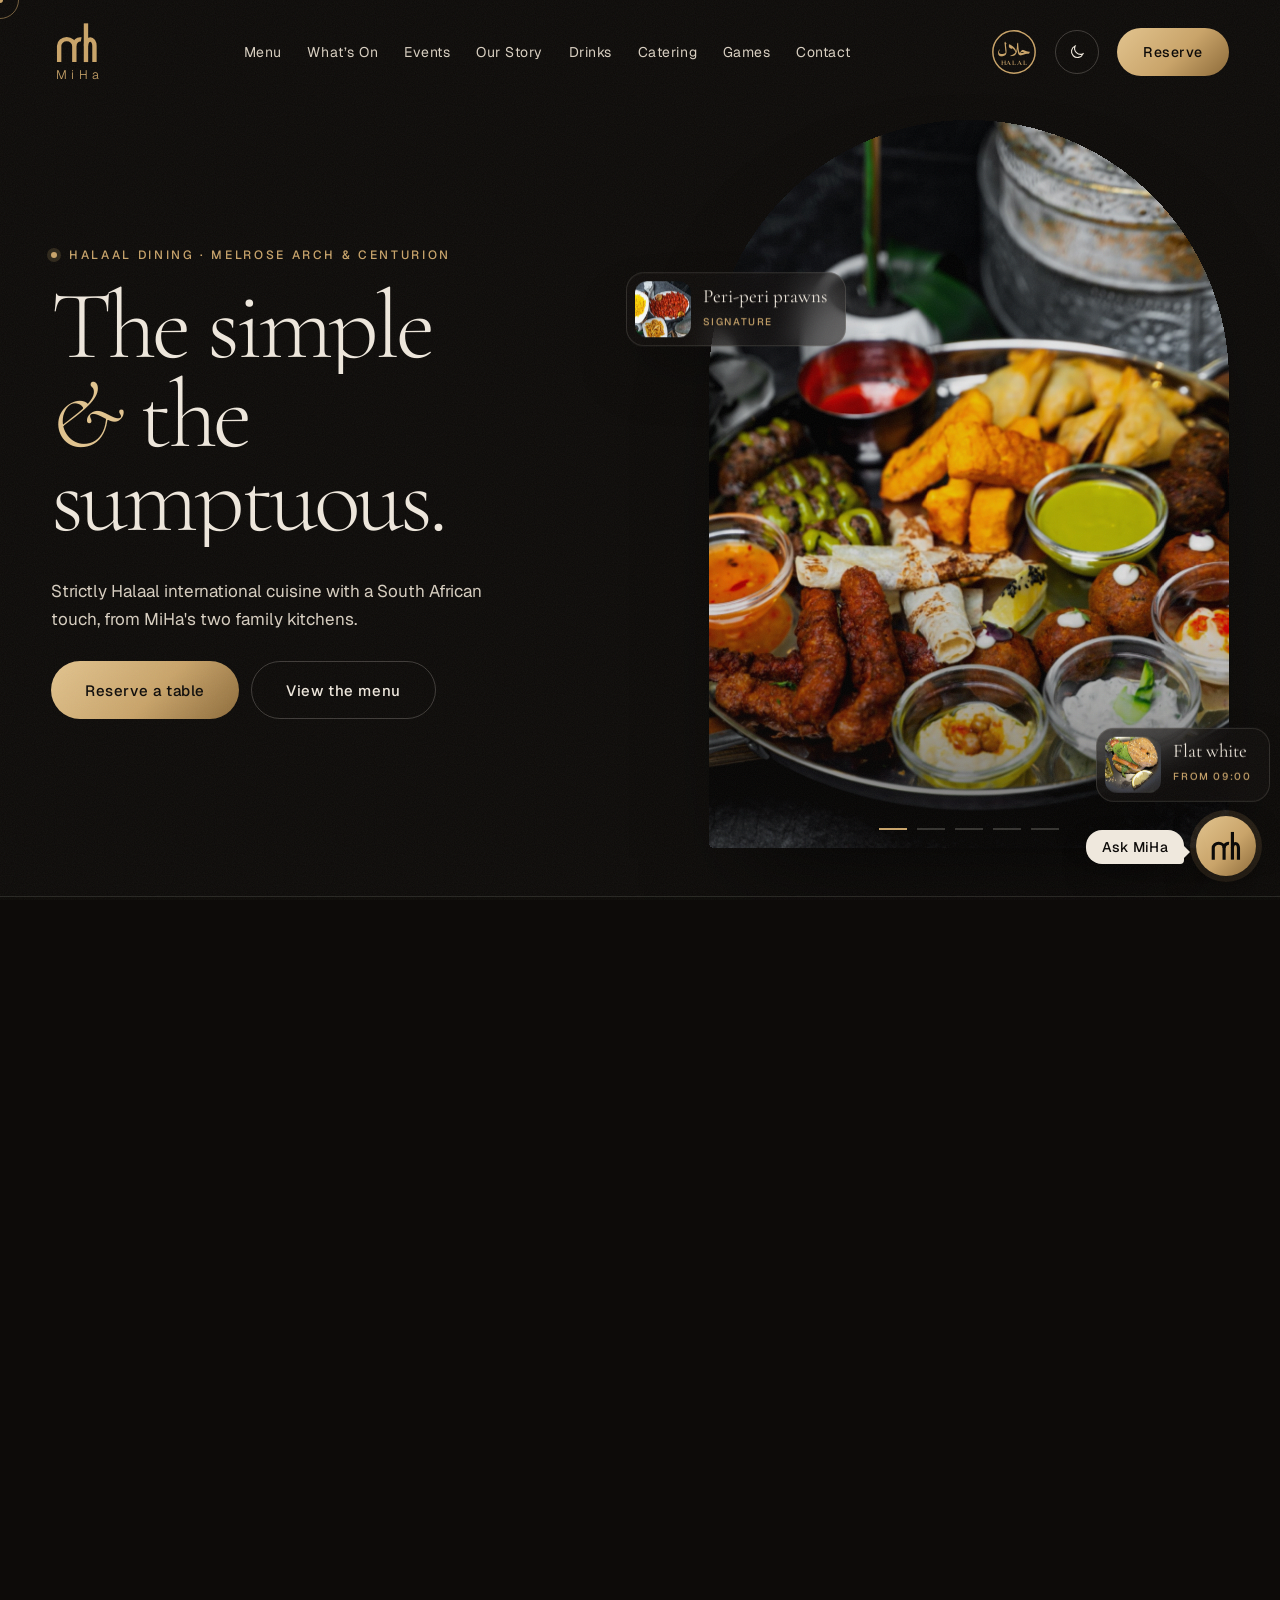
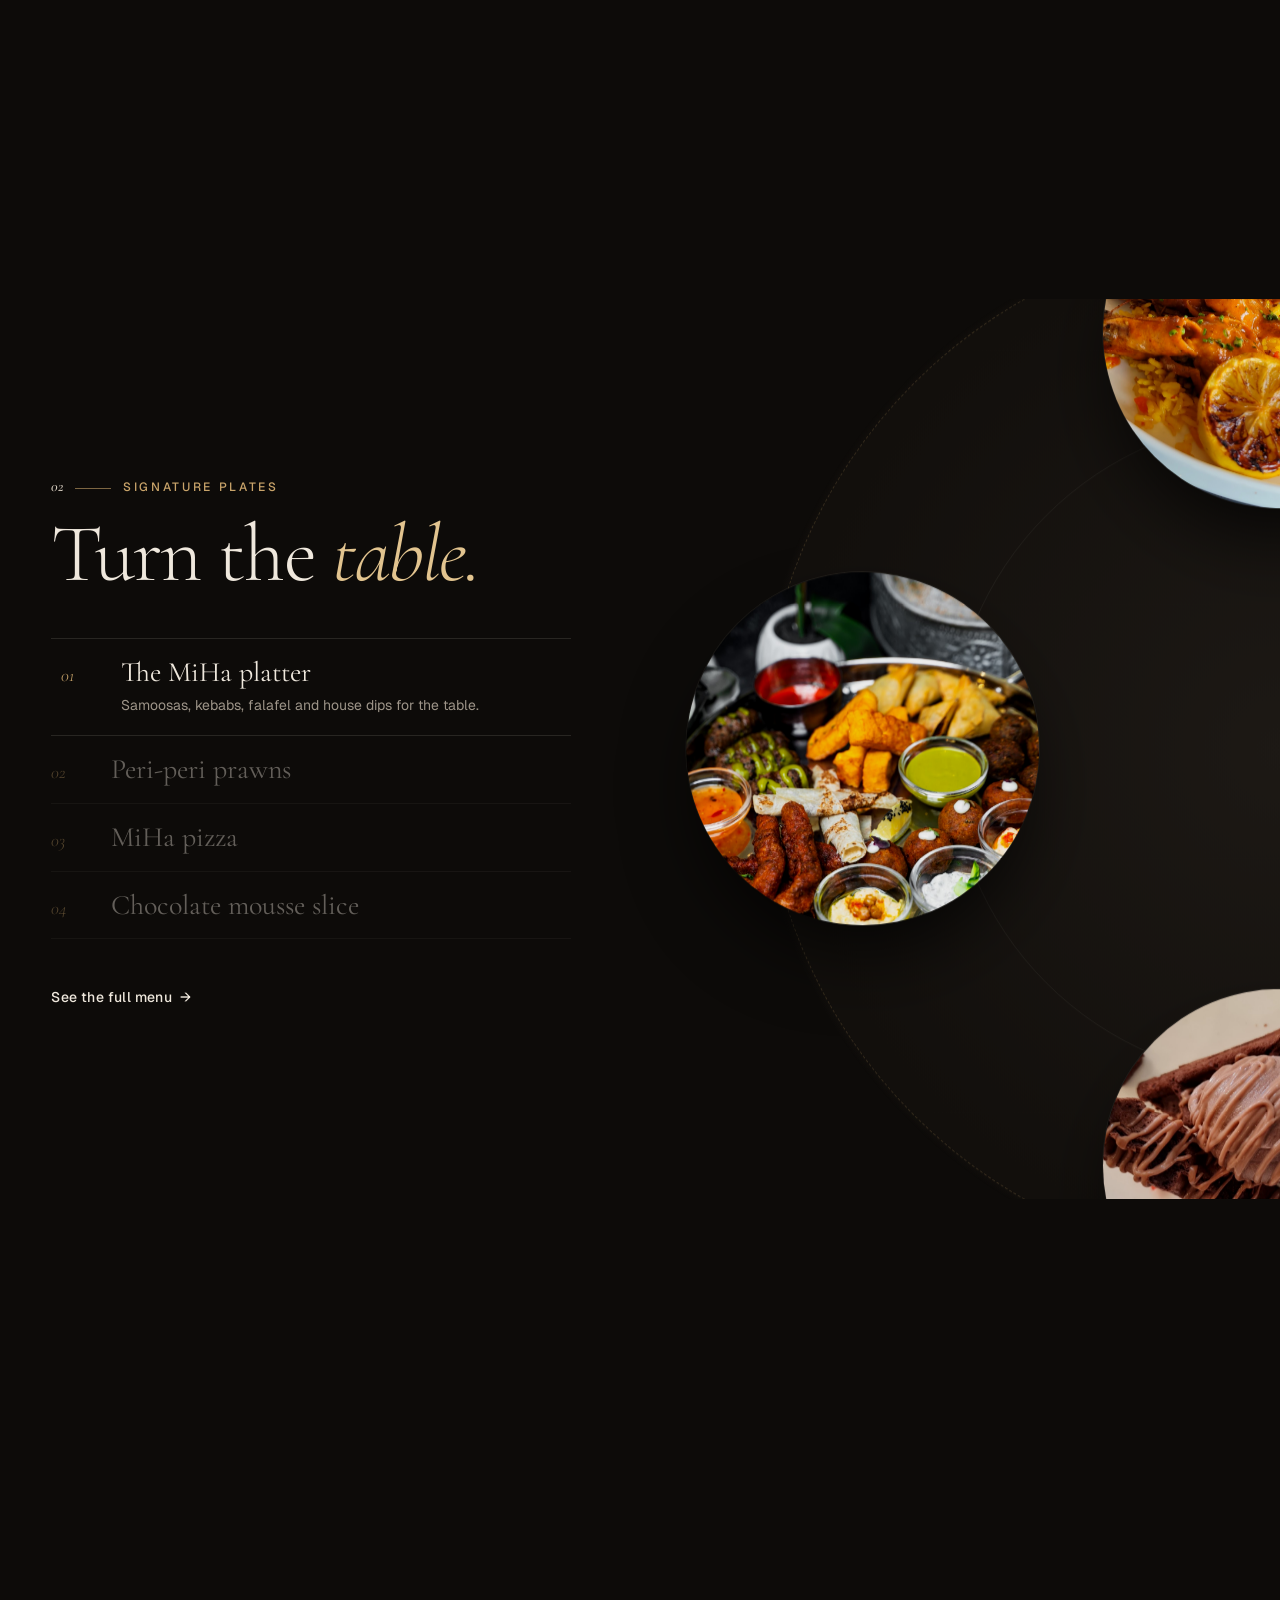
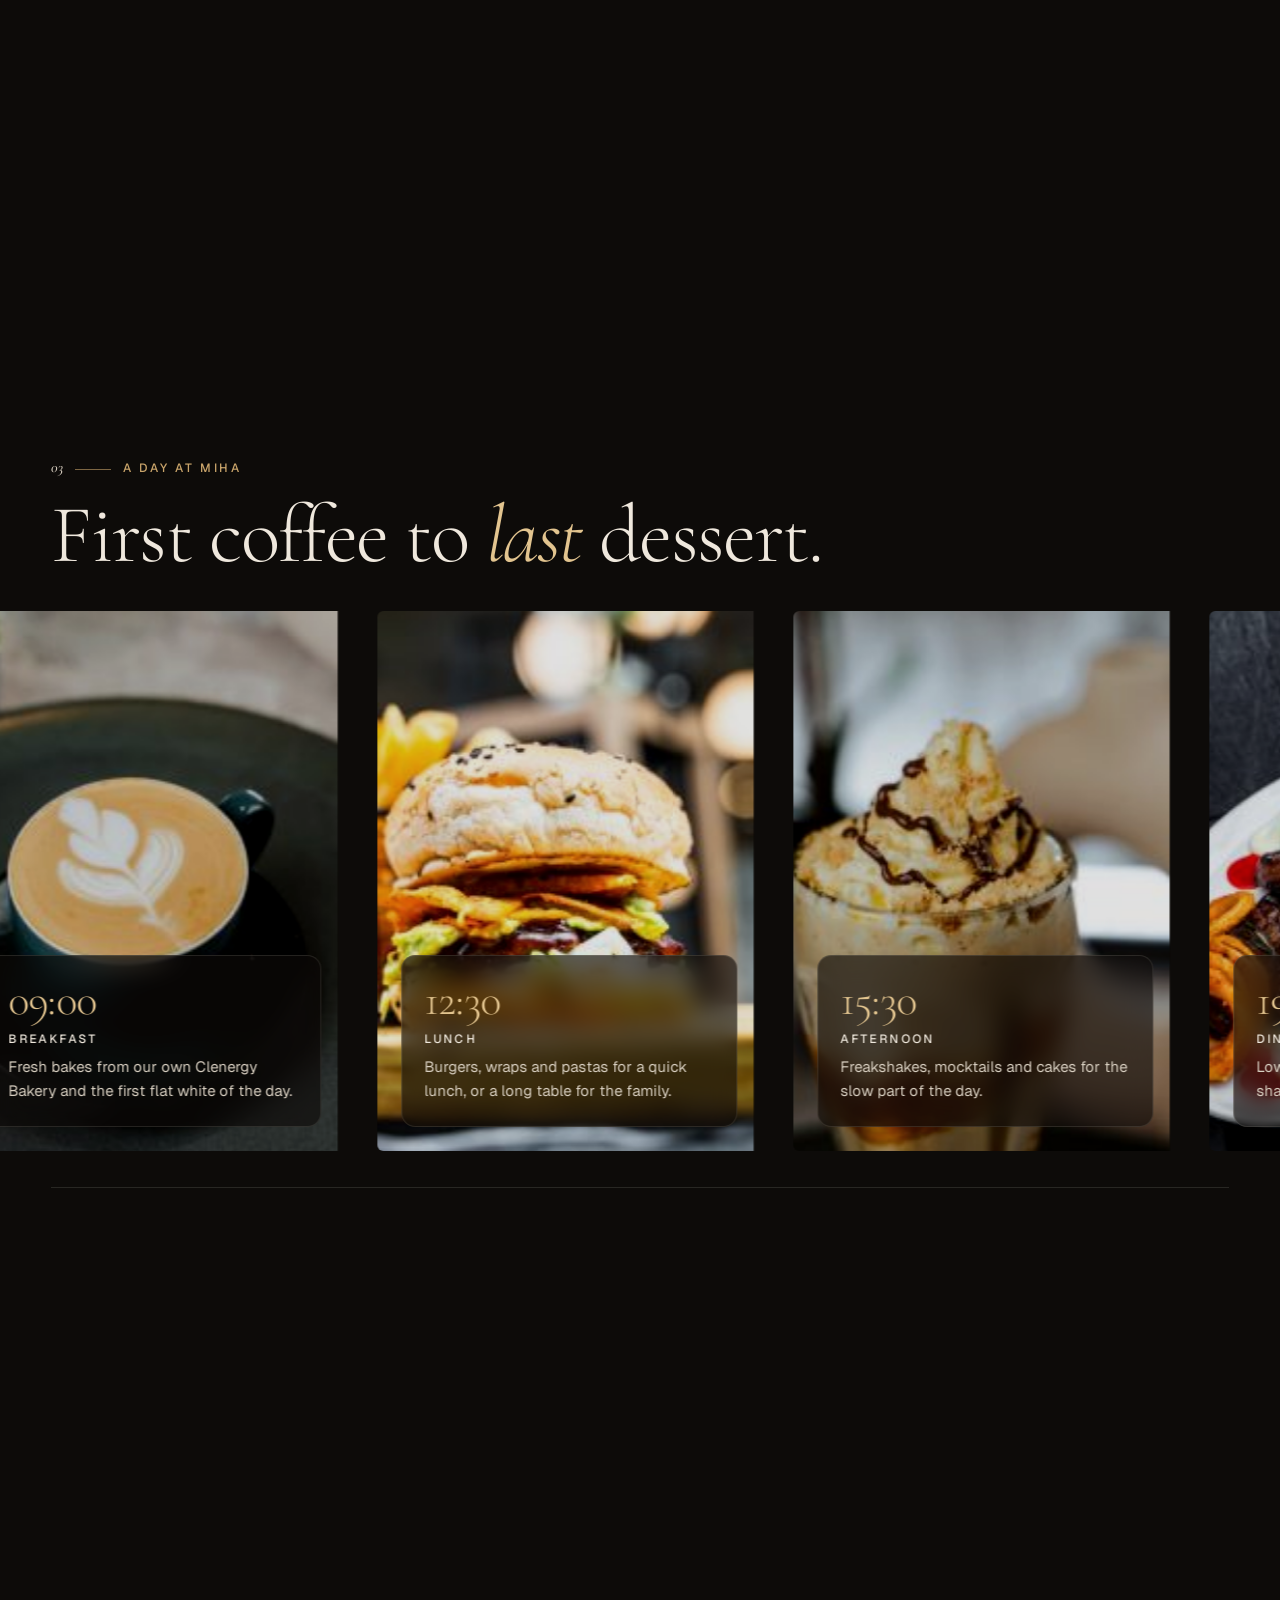
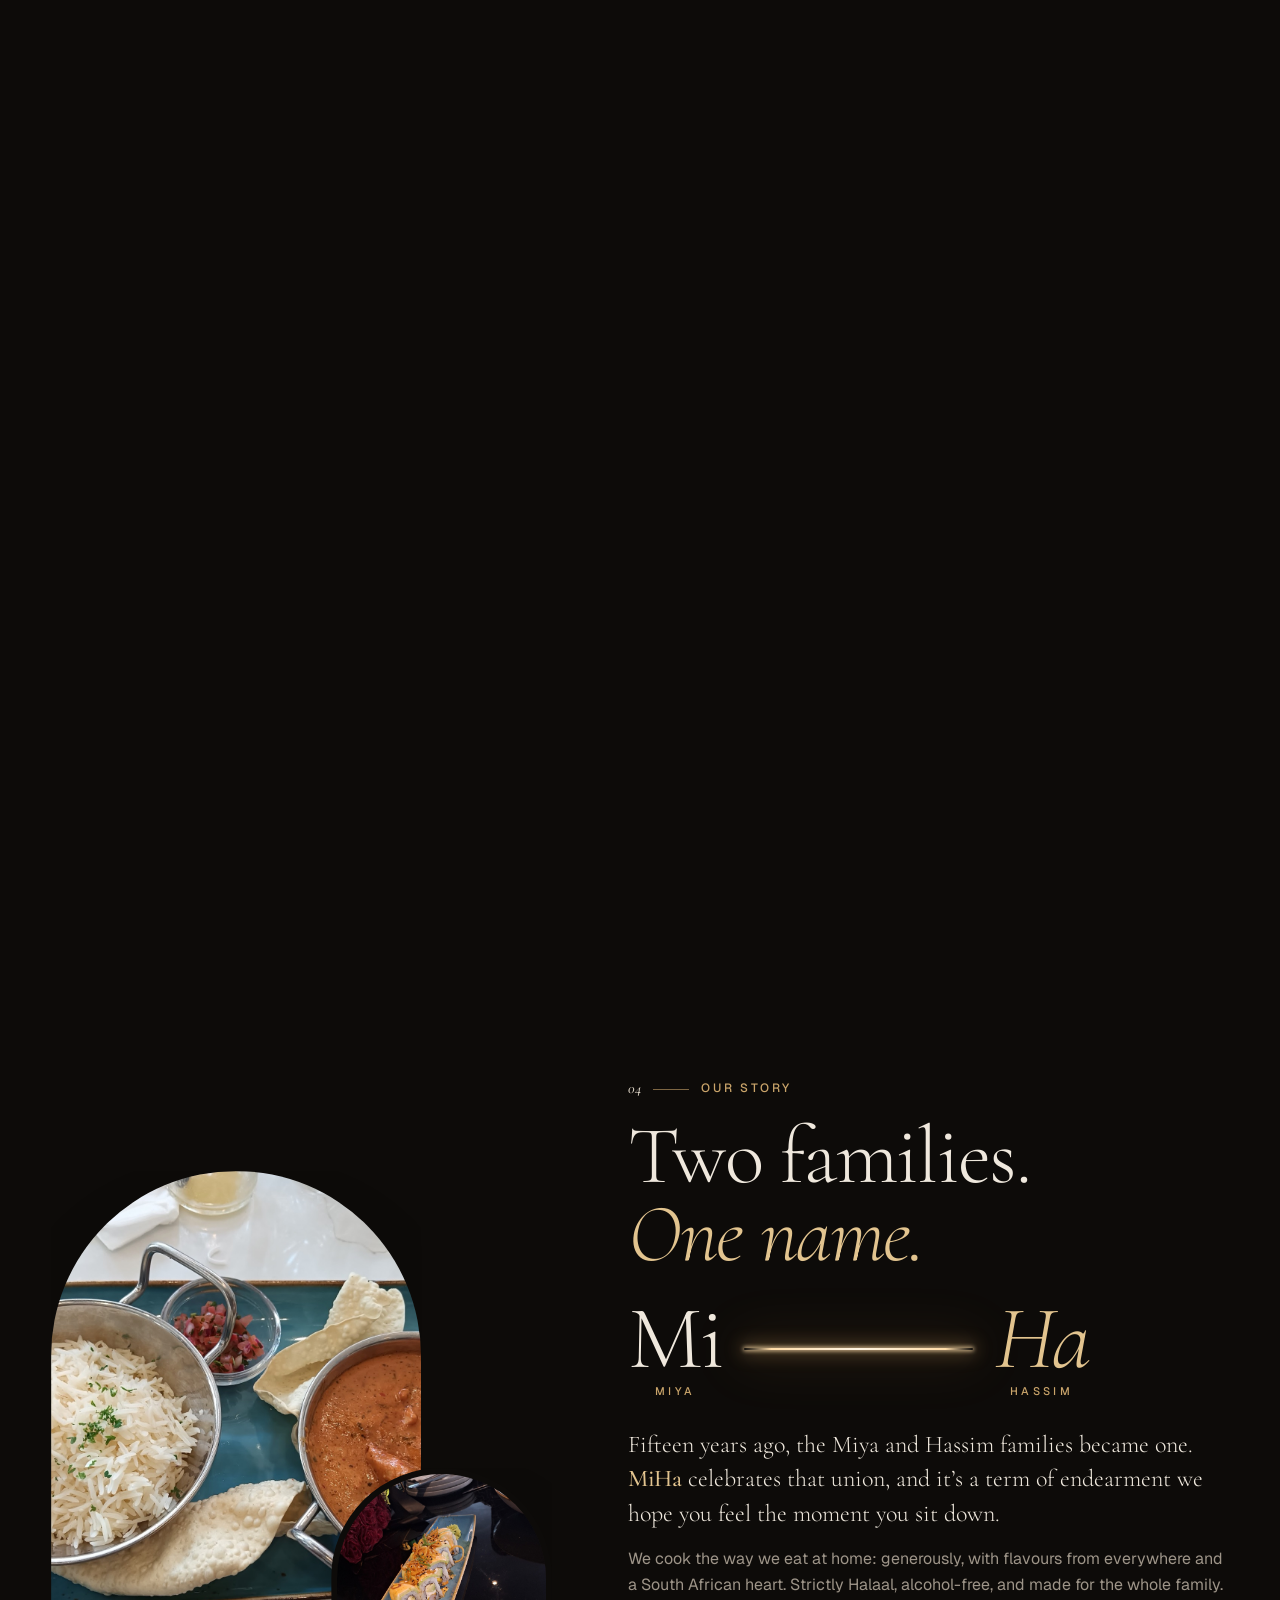
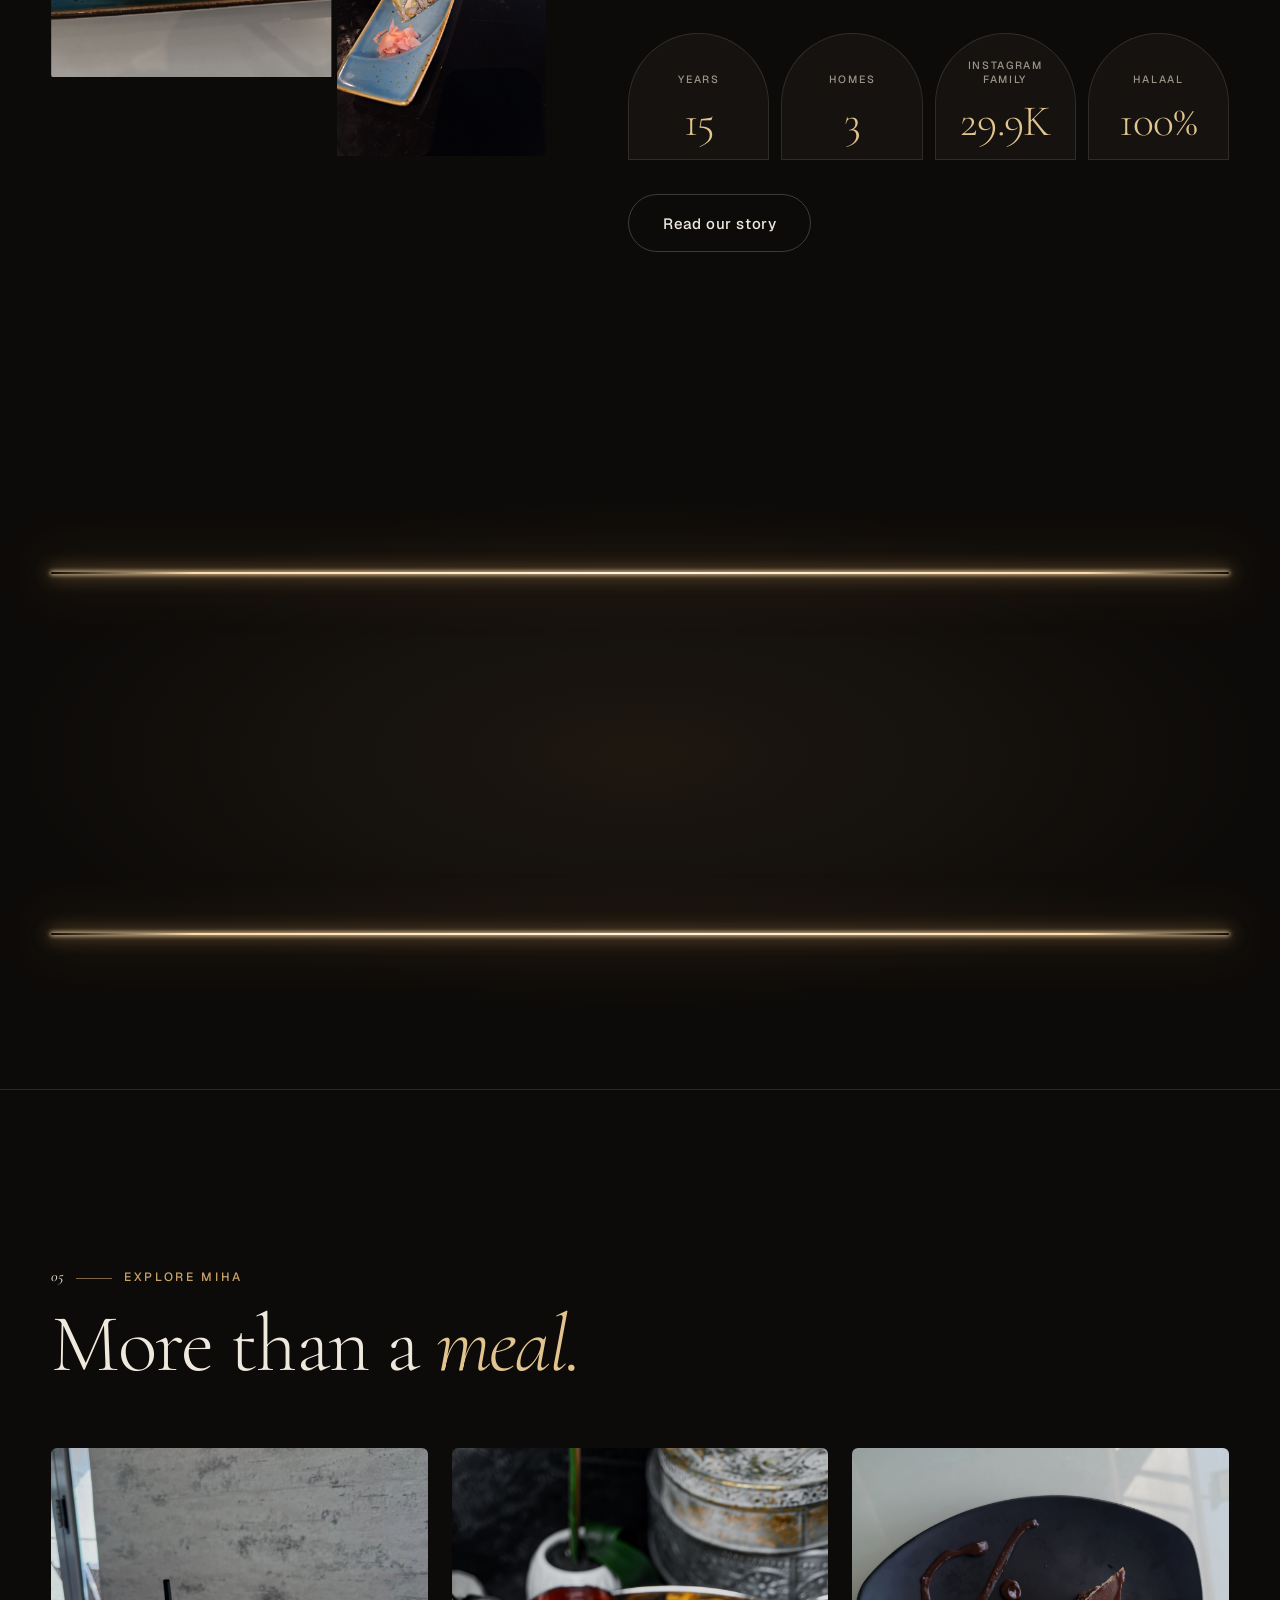
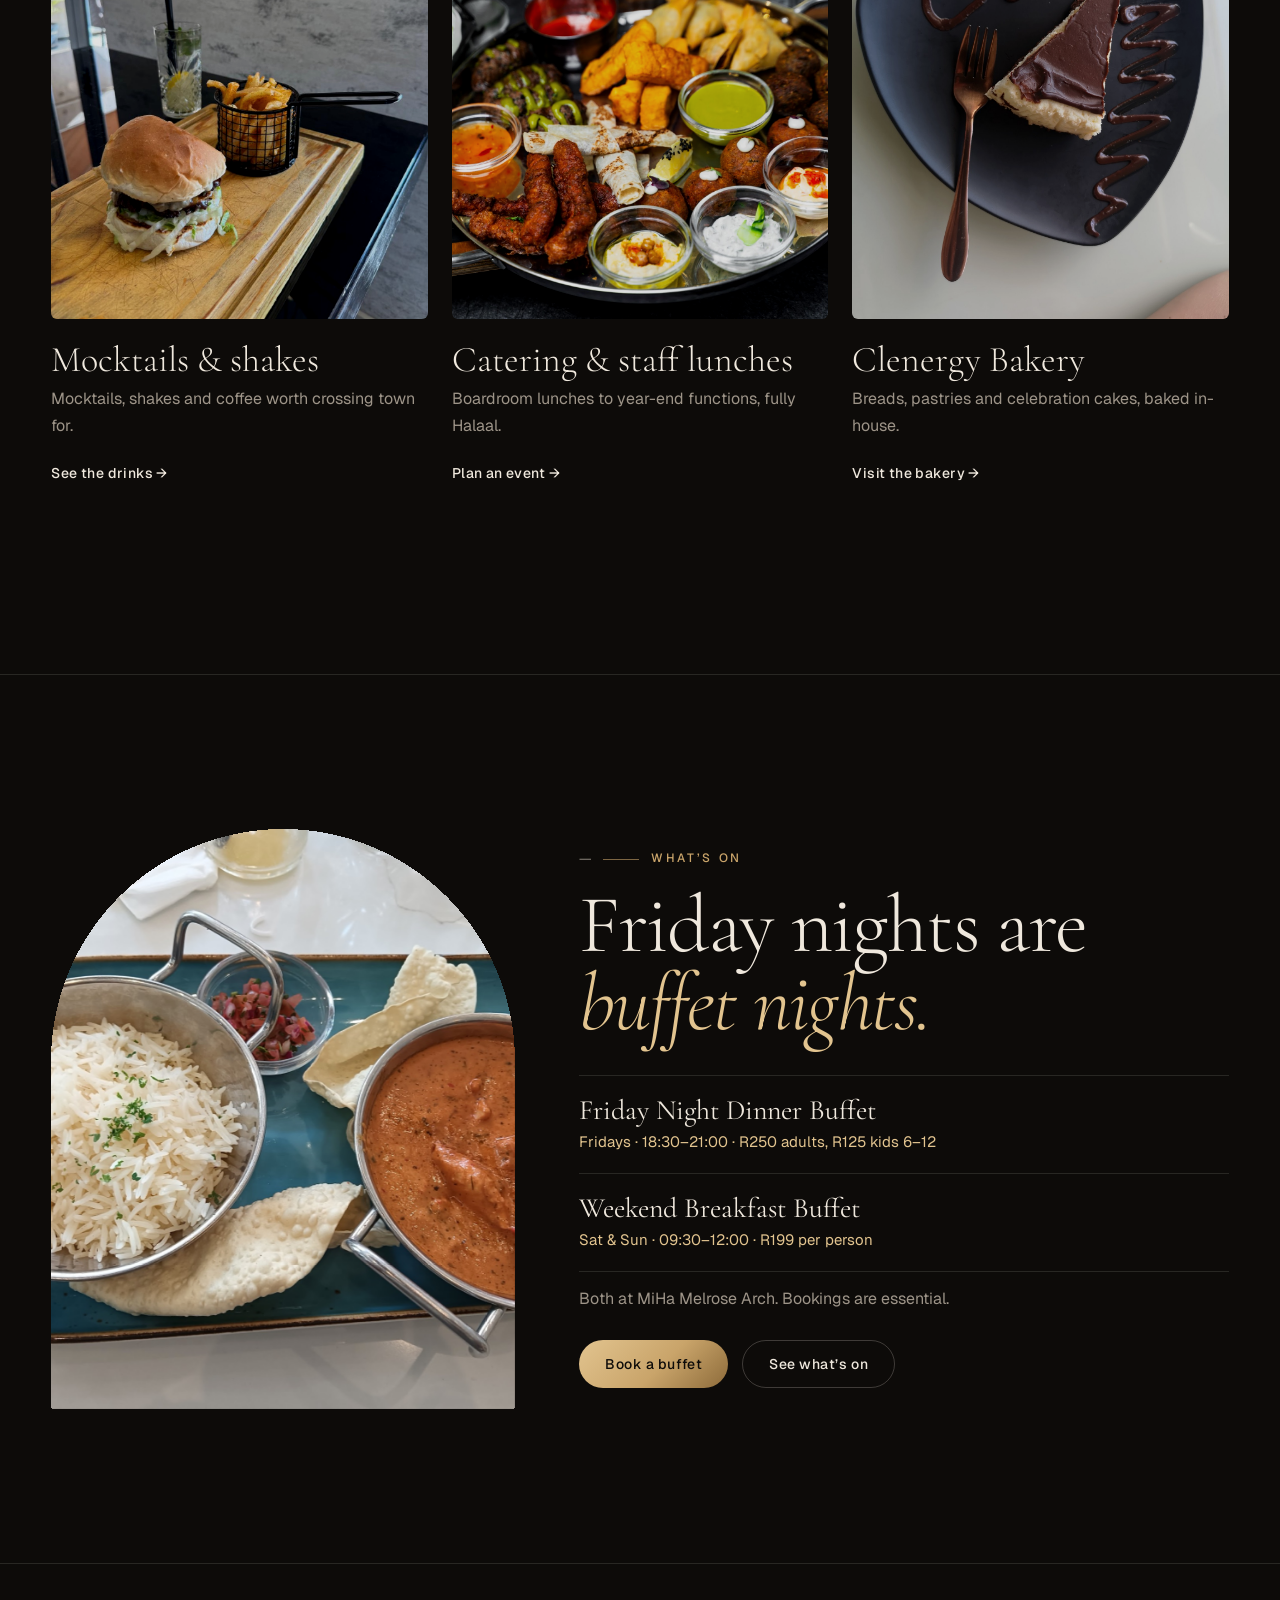
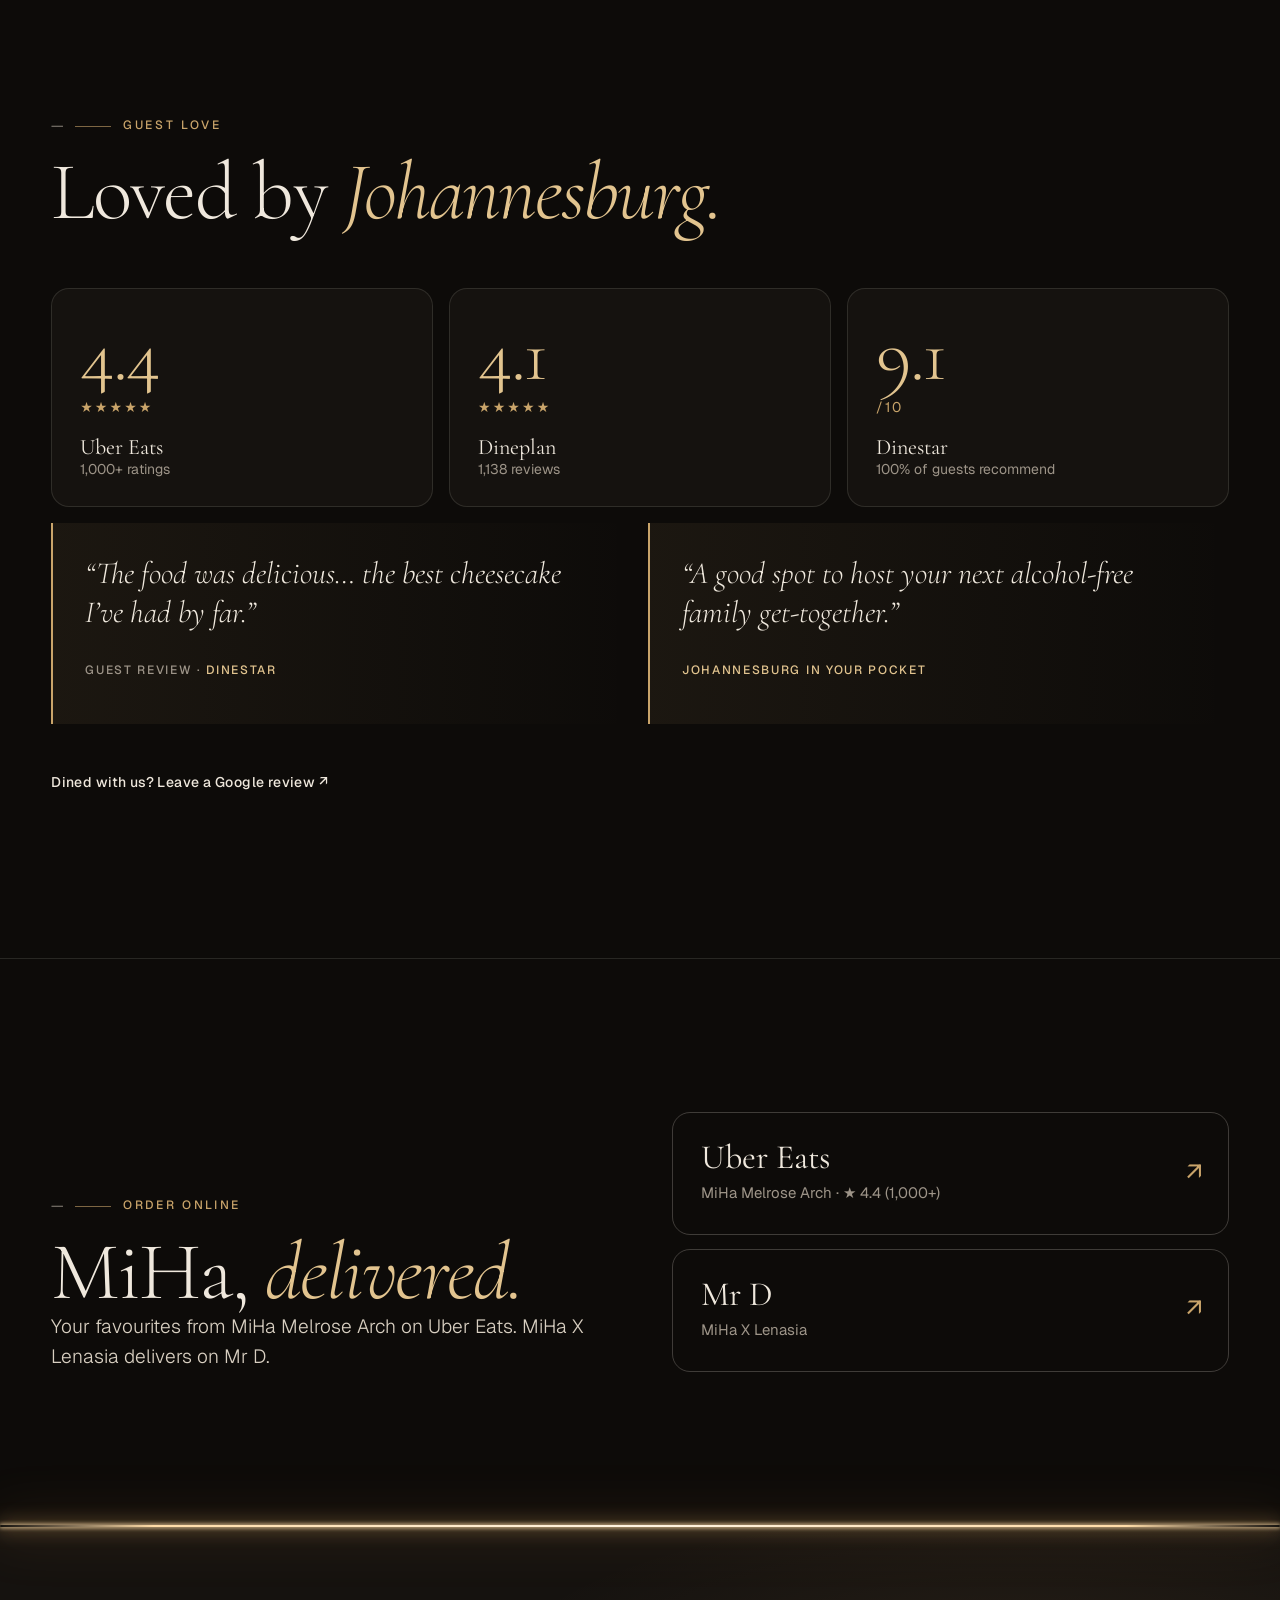
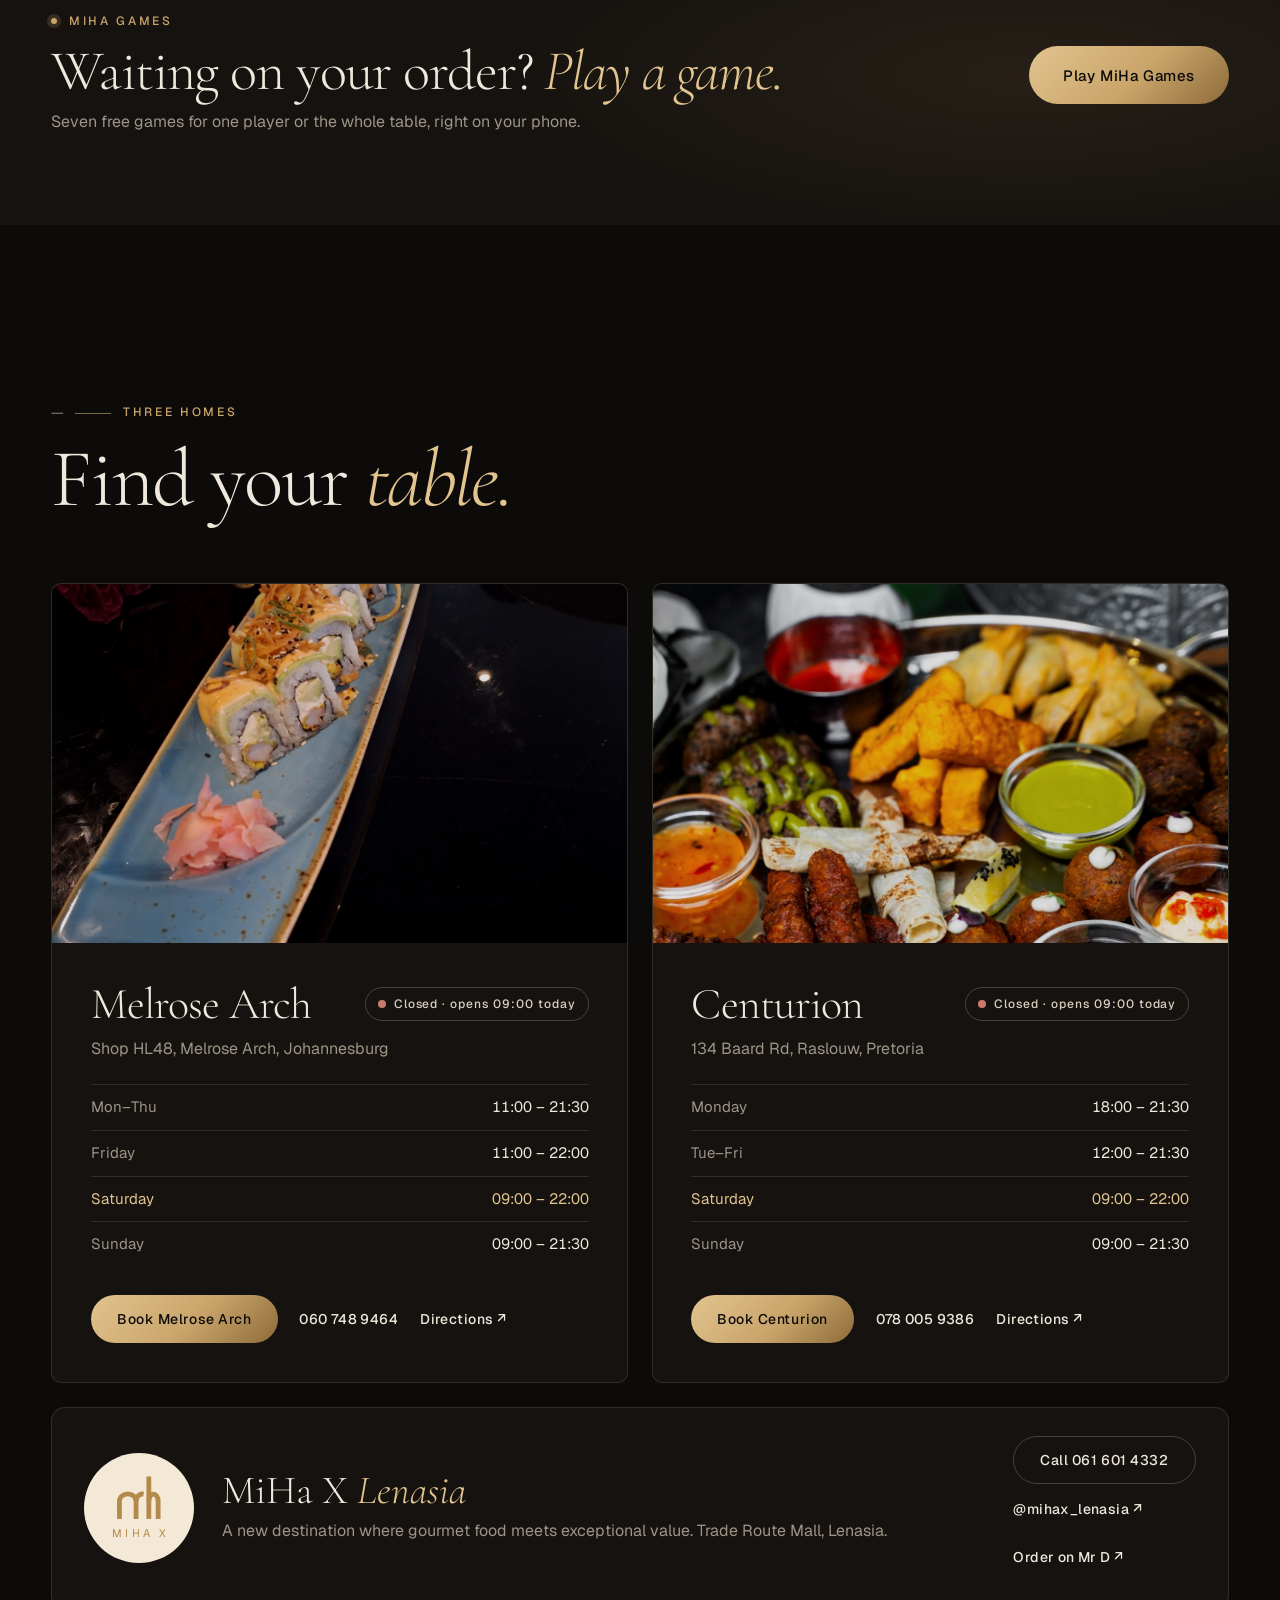
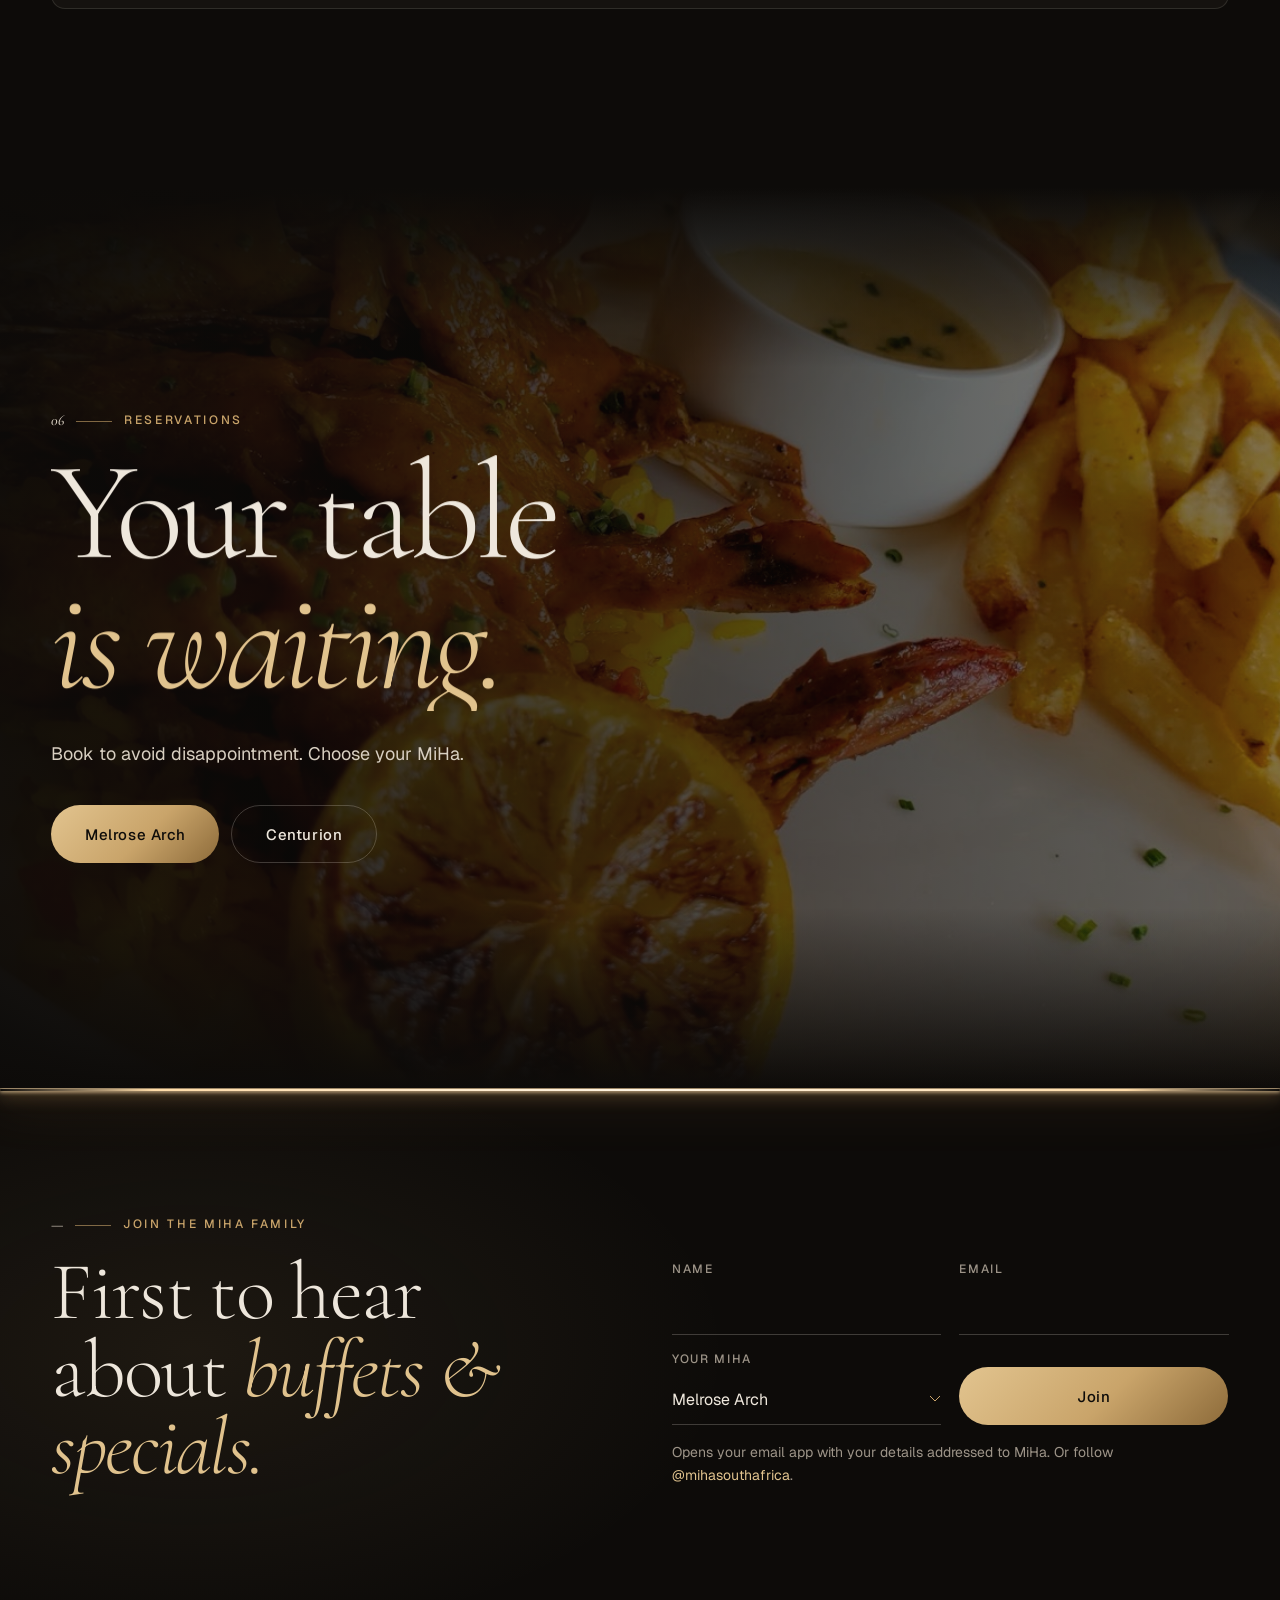
<file: index.html>
<!doctype html>
<html lang="en-ZA" class="no-js">
<head>
<meta charset="utf-8">
<meta name="viewport" content="width=device-width, initial-scale=1">
<title>MiHa Eatery · Halaal Fine Dining in Melrose Arch & Centurion</title>
<meta name="description" content="Family-run, strictly Halaal and alcohol-free. International cuisine with a South African touch in Melrose Arch, Johannesburg and Centurion, Pretoria.">
<meta name="theme-color" content="#0d0b09">
<meta property="og:type" content="website">
<meta property="og:site_name" content="MiHa Eatery">
<meta property="og:title" content="MiHa Eatery · Halaal Fine Dining in Melrose Arch & Centurion">
<meta property="og:description" content="Family-run, strictly Halaal and alcohol-free. International cuisine with a South African touch in Melrose Arch, Johannesburg and Centurion, Pretoria.">
<meta property="og:image" content="https://onlinepixelcode-collab.github.io/miha-website/img/brand/share.png?v=2">
<meta property="og:image:secure_url" content="https://onlinepixelcode-collab.github.io/miha-website/img/brand/share.png?v=2">
<meta property="og:image:type" content="image/png">
<meta property="og:image:width" content="1200">
<meta property="og:image:height" content="630">
<meta property="og:image:alt" content="MiHa Eatery logo">
<meta name="twitter:card" content="summary_large_image">
<meta name="twitter:title" content="MiHa Eatery · Halaal Fine Dining in Melrose Arch & Centurion">
<meta name="twitter:description" content="Family-run, strictly Halaal and alcohol-free. International cuisine with a South African touch in Melrose Arch, Johannesburg and Centurion, Pretoria.">
<meta name="twitter:image" content="https://onlinepixelcode-collab.github.io/miha-website/img/brand/share.png?v=2">
<link rel="icon" type="image/svg+xml" href="img/brand/mh-mark.svg">
<link rel="icon" type="image/png" sizes="32x32" href="img/brand/favicon-32.png">
<link rel="apple-touch-icon" href="img/brand/apple-touch-icon.png">
<link rel="preconnect" href="https://fonts.googleapis.com">
<link rel="preconnect" href="https://fonts.gstatic.com" crossorigin>
<link href="https://fonts.googleapis.com/css2?family=Amiri:wght@700&family=Cormorant+Garamond:ital,wght@0,300;0,400;0,500;0,700;1,300;1,400&family=Geist:wght@300;400;500;600&display=swap" rel="stylesheet">
<link rel="stylesheet" href="style.css?v=mwsaofd5">
<script>document.documentElement.classList.replace('no-js','js');try{var t=localStorage.getItem('miha-theme');if(t)document.documentElement.dataset.theme=t}catch(e){}</script>
</head>
<body>
<a class="skip" href="#main">Skip to content</a>
<div class="loader" aria-hidden="true">
  <div class="loader__panel loader__panel--top"></div><div class="loader__panel loader__panel--bottom"></div>
  <div class="loader__inner"><svg class="mh loader__mark" viewBox="40 50 440 430" fill="none" stroke="currentColor" stroke-width="46" aria-hidden="true"><path pathLength="1" d="M73 470V300a79.5 70 0 0 1 159 0v170"/><path pathLength="1" d="M232 300a62 68 0 0 1 72-67"/><path pathLength="1" d="M354 64v406"/><path pathLength="1" d="M354 300a44.5 67 0 0 1 89 0v170"/></svg><div class="loader__word">MiHa</div><div class="loader__line"><i></i></div><div class="loader__meta"><span>Miya</span><span class="loader__count">00</span><span>Hassim</span></div></div>
</div>
<div class="curtain" aria-hidden="true"><div class="curtain__disc"><svg class="mh curtain__mark" viewBox="40 50 440 430" fill="none" stroke="currentColor" stroke-width="46" aria-hidden="true"><path pathLength="1" d="M73 470V300a79.5 70 0 0 1 159 0v170"/><path pathLength="1" d="M232 300a62 68 0 0 1 72-67"/><path pathLength="1" d="M354 64v406"/><path pathLength="1" d="M354 300a44.5 67 0 0 1 89 0v170"/></svg><p class="curtain__word">MiHa</p></div></div>
<div class="cursor" aria-hidden="true"><div class="cursor__dot"></div><div class="cursor__ring"><span class="cursor__label"></span></div></div>
<div class="grain" aria-hidden="true"></div>

<header class="nav">
  <a class="nav__logo" href="index.html" data-title="MiHa" aria-label="MiHa Eatery, home"><svg class="mh " viewBox="40 50 440 430" fill="none" stroke="currentColor" stroke-width="46" aria-hidden="true"><path pathLength="1" d="M73 470V300a79.5 70 0 0 1 159 0v170"/><path pathLength="1" d="M232 300a62 68 0 0 1 72-67"/><path pathLength="1" d="M354 64v406"/><path pathLength="1" d="M354 300a44.5 67 0 0 1 89 0v170"/></svg><span>MiHa</span></a>
  <nav class="nav__links" aria-label="Main">
    <a href="menu.html">Menu</a>
    <a href="whats-on.html">What’s On</a>
    <a href="events.html">Events</a>
    <a href="story.html">Our Story</a>
    <a href="drinks.html">Drinks</a>
    <a href="catering.html">Catering</a>
    <a href="games.html">Games</a>
    <a href="contact.html">Contact</a>
  </nav>
  <div class="nav__right">
    <span class="halal" role="img" aria-label="Strictly Halaal" title="Strictly Halaal"><svg viewBox="0 0 100 100" aria-hidden="true"><circle cx="50" cy="50" r="46" fill="none" stroke="currentColor" stroke-width="3.2"/><text x="50" y="56" text-anchor="middle" font-family="Amiri, 'Geeza Pro', 'Arabic Typesetting', serif" font-size="38" font-weight="700" fill="currentColor">حلال</text><text x="50" y="79" text-anchor="middle" font-family="'Cormorant Garamond', Georgia, serif" font-size="15" font-weight="700" letter-spacing="1.5" fill="currentColor">HALAL</text></svg></span>
    <button class="theme-toggle" type="button" aria-label="Switch to light theme"><svg class="i-moon" viewBox="0 0 24 24" fill="none" stroke="currentColor" stroke-width="1.5" aria-hidden="true"><path d="M20 14.5A8 8 0 019.5 4a8 8 0 1010.5 10.5z"/></svg><svg class="i-sun" viewBox="0 0 24 24" fill="none" stroke="currentColor" stroke-width="1.5" aria-hidden="true"><circle cx="12" cy="12" r="4"/><path d="M12 2v2M12 20v2M2 12h2M20 12h2M4.9 4.9l1.4 1.4M17.7 17.7l1.4 1.4M4.9 19.1l1.4-1.4M17.7 6.3l1.4-1.4"/></svg></button>
    <a class="btn btn--gold mag" href="reserve.html#book" data-cursor="Book"><span>Reserve</span></a>
    <button class="nav__burger" aria-label="Open menu" aria-expanded="false" aria-controls="drawer"><i></i><i></i></button>
  </div>
</header>
<div class="drawer" id="drawer" hidden>
  <nav aria-label="Mobile">
    <a href="index.html"><small>01</small>Home</a>
    <a href="menu.html"><small>02</small>Menu</a>
    <a href="whats-on.html"><small>03</small>What’s On</a>
    <a href="events.html"><small>04</small>Events</a>
    <a href="story.html"><small>05</small>Our Story</a>
    <a href="drinks.html"><small>06</small>Drinks</a>
    <a href="catering.html"><small>07</small>Catering</a>
    <a href="bakery.html"><small>08</small>Bakery</a>
    <a href="games.html"><small>09</small>MiHa Games</a>
    <a href="contact.html"><small>10</small>Contact</a>
    <a href="reserve.html#book"><small>11</small>Reserve</a>
  </nav>
  <p class="drawer__foot">Melrose Arch · Centurion<br>Strictly Halaal · Alcohol-free</p>
</div>
<main id="main">
<section class="hero" id="top">
  <div class="wrap hero__grid">
    <div class="hero__content">
    <p class="eyebrow hero__eyebrow"><span class="dot"></span>Halaal dining · Melrose Arch &amp; Centurion</p>
    <h1 class="hero__title"><span class="line"><span>The simple</span></span><span class="line"><span><em>&amp;</em> the sumptuous.</span></span></h1>
    <div class="hero__foot">
      <p class="hero__lead">Strictly Halaal international cuisine with a South African touch, from MiHa's two family kitchens.</p>
      <div class="hero__actions">
        <a class="btn btn--gold btn--lg mag" href="reserve.html#book" data-cursor="Book"><span>Reserve a table</span></a>
        <a class="btn btn--ghost btn--lg mag" href="menu.html"><span>View the menu</span></a>
      </div>
    </div>
  </div>
    <div class="hero__arch">
      <div class="hero__reel">
    <img class="is-on" src="img/miha/g-platter.jpg" alt="A MiHa tapas board with falafel, kebabs, samoosas and dips" fetchpriority="high">
    <img src="img/miha/g-sushi.jpg" alt="MiHa sushi rolls" loading="lazy">
    <img src="img/miha/g-prawns.jpg" alt="MiHa peri-peri prawns with chips and charred lemon" loading="lazy">
    <img src="img/miha/g-pizza.jpg" alt="A stone-fired MiHa pizza" loading="lazy">
    <img src="img/miha/g-tart.jpg" alt="A MiHa chocolate tart with chocolate drizzle" loading="lazy">
  </div>
      <div class="hero__float" aria-hidden="true">
    <div class="fcard fcard--a" data-depth="18"><img src="img/miha/imgs-26-of-118.jpg" alt=""><div><b>Peri-peri prawns</b><span>Signature</span></div></div>
    <div class="fcard fcard--b" data-depth="30"><img src="img/miha/g-bagel.jpg" alt=""><div><b>Flat white</b><span>From 09:00</span></div></div>
    <div class="fcard fcard--c" data-depth="12"><img src="img/miha/g-mojito.jpg" alt=""><div><b>House mocktails</b><span>Alcohol-free, always</span></div></div>
  </div>
      <div class="hero__reel-nav" aria-hidden="true"><i></i><i></i><i></i><i></i><i></i></div>
    </div>
  </div>
  <div class="hero__ticker" aria-hidden="true"><div class="ticker__track">
    <span>Strictly Halaal</span><i>✦</i><span>Alcohol-free, always</span><i>✦</i><span>Melrose Arch</span><i>✦</i><span>Centurion</span><i>✦</i><span>Breakfast to dinner</span><i>✦</i><span>Strictly Halaal</span><i>✦</i><span>Alcohol-free, always</span><i>✦</i><span>Melrose Arch</span><i>✦</i><span>Centurion</span><i>✦</i><span>Breakfast to dinner</span><i>✦</i>
  </div></div>
</section>

<section class="statement" id="welcome">
  <div class="wrap">
    <p class="eyebrow"><span class="num">01</span> Welcome to MiHa</p>
    <p class="statement__text" data-words>From a quick flat white on the way to work to a long celebration dinner with everyone you love, MiHa is where a casual café meets classic dining. Every plate is strictly Halaal, every glass alcohol-free, and every guest family.</p>
    <div class="statement__pills">
      <div class="pill"><svg viewBox="0 0 24 24" aria-hidden="true"><path d="M12 3l2.6 5.3 5.9.9-4.3 4.1 1 5.8L12 16.4 6.8 19.1l1-5.8L3.5 9.2l5.9-.9z"/></svg><span><b>Strictly Halaal</b>Every kitchen, every dish</span></div>
      <div class="pill"><svg viewBox="0 0 24 24" aria-hidden="true"><path d="M7 3h10l-1 7a4 4 0 01-8 0zM12 14v7M8 21h8"/><path d="M4 4l16 16"/></svg><span><b>Alcohol-free</b>Mocktails, shakes and coffee</span></div>
      <div class="pill"><svg viewBox="0 0 24 24" aria-hidden="true"><path d="M12 21s-7-4.4-7-10a4 4 0 017-2.6A4 4 0 0119 11c0 5.6-7 10-7 10z"/></svg><span><b>Made around you</b>Taste and variety, your way</span></div>
    </div>
  </div>
</section>

<section class="signature" id="signature">
  <div class="signature__pin">
    <div class="wrap signature__grid">
      <div class="signature__copy">
        <p class="eyebrow"><span class="num">02</span> Signature plates</p>
        <h2 class="h2">Turn the <em>table.</em></h2>
        <ol class="sig-list">
          <li class="is-active"><span class="sig-list__n">01</span><div><h3>The MiHa platter</h3><p>Samoosas, kebabs, falafel and house dips for the table.</p></div></li>
          <li><span class="sig-list__n">02</span><div><h3>Peri-peri prawns</h3><p>Butter-basted, with chips and charred lemon.</p></div></li>
          <li><span class="sig-list__n">03</span><div><h3>MiHa pizza</h3><p>Golden, bubbling and made to share.</p></div></li>
          <li><span class="sig-list__n">04</span><div><h3>Chocolate mousse slice</h3><p>Dark chocolate, mousse and fresh berries.</p></div></li>
        </ol>
        <a class="link-arrow" href="menu.html">See the full menu <span aria-hidden="true">→</span></a>
        <p class="sig-now" aria-live="polite"><b>The MiHa platter</b><span>Samoosas, kebabs, falafel and house dips for the table.</span></p>
      </div>
    </div>
    <div class="wheel" aria-hidden="true">
      <div class="wheel__disc">
        <div class="wheel__ring"></div>
        <div class="wheel__plate" style="--a:270deg"><img src="img/miha/g-platter.jpg" alt=""></div>
        <div class="wheel__plate" style="--a:0deg"><img src="img/miha/g-prawns.jpg" alt=""></div>
        <div class="wheel__plate" style="--a:90deg"><img src="img/miha/g-pizza.jpg" alt=""></div>
        <div class="wheel__plate" style="--a:180deg"><img src="img/miha/g-dessert-choc.jpg" alt=""></div>
      </div>
    </div>
  </div>
</section>

<section class="day" id="day">
  <div class="day__pin">
    <div class="day__head wrap">
      <p class="eyebrow"><span class="num">03</span> A day at MiHa</p>
      <h2 class="h2">First coffee to <em>last</em> dessert.</h2>
    </div>
    <div class="day__track">
      <article class="slot"><figure class="slot__img"><img src="img/miha/img-127-of-163.jpg" alt="A MiHa flat white with latte art" loading="lazy"></figure><div class="slot__txt"><span class="slot__time">09:00</span><h3>Breakfast</h3><p>Fresh bakes from our own Clenergy Bakery and the first flat white of the day.</p></div></article>
      <article class="slot"><figure class="slot__img"><img src="img/miha/imgs-89-of-118.jpg" alt="A MiHa burger with avocado and crispy onions" loading="lazy"></figure><div class="slot__txt"><span class="slot__time">12:30</span><h3>Lunch</h3><p>Burgers, wraps and pastas for a quick lunch, or a long table for the family.</p></div></article>
      <article class="slot"><figure class="slot__img"><img src="img/miha/img-131-of-163.jpg" alt="A MiHa freakshake topped with cream and caramel" loading="lazy"></figure><div class="slot__txt"><span class="slot__time">15:30</span><h3>Afternoon</h3><p>Freakshakes, mocktails and cakes for the slow part of the day.</p></div></article>
      <article class="slot"><figure class="slot__img"><img src="img/miha/imgs-15-of-118.jpg" alt="MiHa's grill platter with onion rings" loading="lazy"></figure><div class="slot__txt"><span class="slot__time">19:30</span><h3>Dinner</h3><p>Low light, the grill and a dessert you'll share, or won't.</p></div></article>
      <article class="slot"><figure class="slot__img"><img src="img/miha/img-135-of-163.jpg" alt="A chocolate fondant with ice cream" loading="lazy"></figure><div class="slot__txt"><span class="slot__time">21:30</span><h3>Last orders</h3><p>A warm fondant and one more mocktail before home.</p></div></article>
      <div class="slot slot--end"><p>Open seven days.<br><em>Breakfast from 09:00 on weekends.</em></p><a class="btn btn--gold mag" href="reserve.html#branches"><span>See trading hours</span></a></div>
    </div>
    <div class="day__bar"><i></i></div>
  </div>
</section>

<section class="hstory" id="story">
  <div class="wrap hstory__grid">
    <div class="hstory__arches">
      <figure class="arch arch--tall" data-clip><img src="img/miha/g-curry.jpg" alt="A MiHa curry" loading="lazy"></figure>
      <figure class="arch arch--small" data-clip><img src="img/miha/g-sushi.jpg" alt="MiHa sushi" loading="lazy"></figure>
    </div>
    <div class="hstory__copy">
      <p class="eyebrow"><span class="num">04</span> Our story</p>
      <h2 class="h2">Two families.<br><em>One name.</em></h2>
      <div class="hstory__name" aria-label="Mi for Miya, Ha for Hassim">
        <div><b>Mi</b><span>Miya</span></div>
        <div class="led" aria-hidden="true"></div>
        <div><b><em>Ha</em></b><span>Hassim</span></div>
      </div>
      <p class="story__lead">Fifteen years ago, the Miya and Hassim families became one. <strong>MiHa</strong> celebrates that union, and it’s a term of endearment we hope you feel the moment you sit down.</p>
      <p class="muted">We cook the way we eat at home: generously, with flavours from everywhere and a South African heart. Strictly Halaal, alcohol-free, and made for the whole family.</p>
      <dl class="hstory__stats">
        <div><dd><span data-count="15">15</span></dd><dt>Years</dt></div>
        <div><dd><span data-count="3">3</span></dd><dt>Homes</dt></div>
        <div><dd>29.9K</dd><dt>Instagram family</dt></div>
        <div><dd><span data-count="100">100</span>%</dd><dt>Halaal</dt></div>
      </dl>
      <p class="hstory__cta"><a class="btn btn--ghost btn--lg mag" href="story.html"><span>Read our story</span></a></p>
    </div>
  </div>
</section>

<section class="bleed bleed--led" aria-label="Where casual café meets classic dining">
  <div class="led led--top" aria-hidden="true"></div>
  <p class="bleed__quote wrap"><span>“Where casual café</span><span><em>meets classic dining.”</em></span></p>
  <div class="led led--bottom" aria-hidden="true"></div>
</section>

<section class="beyond">
  <div class="wrap">
    <div class="beyond__head"><p class="eyebrow"><span class="num">05</span> Explore MiHa</p><h2 class="h2">More than a <em>meal.</em></h2></div>
    <div class="beyond__grid">
      <a class="bcard" href="drinks.html" data-cursor="Explore"><figure><img src="img/miha/g-mojito.jpg" alt="A tall MiHa mocktail with golden garnish" loading="lazy"></figure><div><h3>Mocktails &amp; shakes</h3><p>Mocktails, shakes and coffee worth crossing town for.</p><span class="link-arrow">See the drinks →</span></div></a>
      <a class="bcard" href="catering.html" data-cursor="Explore"><figure><img src="img/miha/g-platter.jpg" alt="A MiHa peri-peri chicken platter" loading="lazy"></figure><div><h3>Catering &amp; staff lunches</h3><p>Boardroom lunches to year-end functions, fully Halaal.</p><span class="link-arrow">Plan an event →</span></div></a>
      <a class="bcard" href="bakery.html" data-cursor="Explore"><figure><img src="img/miha/g-tart.jpg" alt="A MiHa cheesecake crowned with caramel crunch" loading="lazy"></figure><div><h3>Clenergy Bakery</h3><p>Breads, pastries and celebration cakes, baked in-house.</p><span class="link-arrow">Visit the bakery →</span></div></a>
    </div>
  </div>
</section>

<section class="teaser sec--line">
  <div class="wrap teaser__grid">
    <figure class="teaser__img" data-clip><img src="img/miha/g-curry.jpg" alt="A MiHa curry served for the Friday buffet" loading="lazy"></figure>
    <div>
      <p class="eyebrow"><span class="num">—</span> What’s on</p>
      <h2 class="h2">Friday nights are <em>buffet nights.</em></h2>
      <ul class="teaser__list">
        <li><b>Friday Night Dinner Buffet</b><span>Fridays · 18:30–21:00 · R250 adults, R125 kids 6–12</span></li>
        <li><b>Weekend Breakfast Buffet</b><span>Sat &amp; Sun · 09:30–12:00 · R199 per person</span></li>
      </ul>
      <p class="muted">Both at MiHa Melrose Arch. Bookings are essential.</p>
      <p style="margin-top:28px;display:flex;gap:14px;flex-wrap:wrap"><a class="btn btn--gold mag" href="reserve.html?branch=jhb#book"><span>Book a buffet</span></a><a class="btn btn--ghost mag" href="whats-on.html"><span>See what’s on</span></a></p>
    </div>
  </div>
</section>

<section class="reviews sec--line" aria-labelledby="rev-title">
  <div class="wrap">
    <p class="eyebrow"><span class="num">—</span> Guest love</p>
    <h2 class="h2" id="rev-title">Loved by <em>Johannesburg.</em></h2>
    <div class="ratings">
      <div class="rating" data-reveal><b>4.4</b><span class="stars" aria-hidden="true">★★★★★</span><p>Uber Eats<small>1,000+ ratings</small></p></div>
      <div class="rating" data-reveal><b>4.1</b><span class="stars" aria-hidden="true">★★★★★</span><p>Dineplan<small>1,138 reviews</small></p></div>
      <div class="rating" data-reveal><b>9.1</b><span class="stars" aria-hidden="true">/10</span><p>Dinestar<small>100% of guests recommend</small></p></div>
    </div>
    <div class="quotes">
      <blockquote class="quote" data-reveal><p>“The food was delicious… the best cheesecake I’ve had by far.”</p><cite>Guest review · <a href="https://dinestar.co.za/" target="_blank" rel="noopener">Dinestar</a></cite></blockquote>
      <blockquote class="quote" data-reveal><p>“A good spot to host your next alcohol-free family get-together.”</p><cite><a href="https://www.inyourpocket.com/johannesburg" target="_blank" rel="noopener">Johannesburg In Your Pocket</a></cite></blockquote>
    </div>
    <p style="margin-top:36px"><a class="link-arrow" href="https://g.page/r/CccsfAQ77eEuEBM/review" target="_blank" rel="noopener">Dined with us? Leave a Google review ↗</a></p>
  </div>
</section>

<section class="order sec--line">
  <div class="wrap order__grid">
    <div><p class="eyebrow"><span class="num">—</span> Order online</p><h2 class="h2">MiHa, <em>delivered.</em></h2><p class="lead">Your favourites from MiHa Melrose Arch on Uber Eats. MiHa X Lenasia delivers on Mr D.</p></div>
    <div class="order__cards">
      <a class="order__card" href="https://www.ubereats.com/za/search?q=MiHa%20Melrose%20Arch" target="_blank" rel="noopener" data-cursor="Order"><b>Uber Eats</b><span>MiHa Melrose Arch · ★ 4.4 (1,000+)</span><i aria-hidden="true">↗</i></a>
      <a class="order__card" href="https://www.mrdfood.com/" target="_blank" rel="noopener" data-cursor="Order"><b>Mr D</b><span>MiHa X Lenasia</span><i aria-hidden="true">↗</i></a>
    </div>
  </div>
</section>

<section class="gplay">
  <div class="led led--edge" aria-hidden="true"></div>
  <div class="wrap gplay__in">
    <div><p class="eyebrow"><span class="dot"></span> MiHa Games</p><p class="gplay__t">Waiting on your order? <em>Play a game.</em></p><p class="muted">Seven free games for one player or the whole table, right on your phone.</p></div>
    <a class="btn btn--gold btn--lg" href="games.html"><span>Play MiHa Games</span></a>
  </div>
</section>


<section class="homes" id="branches">
  <div class="wrap">
    <p class="eyebrow"><span class="num">—</span> Three homes</p>
    <h2 class="h2">Find your <em>table.</em></h2>
    <div class="homes__grid">
      <article class="home" data-branch="jhb">
        <a class="home__img" href="https://www.dineplan.com/restaurants/miha" target="_blank" rel="noopener" data-cursor="Book"><img src="img/miha/g-sushi.jpg" alt="MiHa sushi" loading="lazy"></a>
        <div class="home__body">
          <div class="home__top"><h3>Melrose Arch</h3><span class="status"><i></i><em>Checking hours…</em></span></div>
          <p class="home__addr">Shop HL48, Melrose Arch, Johannesburg</p>
          <table class="hours"><tr><th>Mon–Thu</th><td>11:00 – 21:30</td></tr><tr><th>Friday</th><td>11:00 – 22:00</td></tr><tr><th>Saturday</th><td>09:00 – 22:00</td></tr><tr><th>Sunday</th><td>09:00 – 21:30</td></tr></table>
          <div class="home__actions"><a class="btn btn--gold mag" href="https://www.dineplan.com/restaurants/miha" target="_blank" rel="noopener"><span>Book Melrose Arch</span></a><a class="link-arrow" href="tel:+27607489464">060 748 9464</a><a class="link-arrow" href="https://www.google.com/maps/search/?api=1&query=MiHa+Eatery+Melrose+Arch" target="_blank" rel="noopener">Directions ↗</a></div>
        </div>
      </article>
      <article class="home" data-branch="pta">
        <a class="home__img" href="https://www.dineplan.com/restaurants/miha-pretoria" target="_blank" rel="noopener" data-cursor="Book"><img src="img/miha/g-platter.jpg" alt="A MiHa sharing platter" loading="lazy"></a>
        <div class="home__body">
          <div class="home__top"><h3>Centurion</h3><span class="status"><i></i><em>Checking hours…</em></span></div>
          <p class="home__addr">134 Baard Rd, Raslouw, Pretoria</p>
          <table class="hours"><tr><th>Monday</th><td>18:00 – 21:30</td></tr><tr><th>Tue–Fri</th><td>12:00 – 21:30</td></tr><tr><th>Saturday</th><td>09:00 – 22:00</td></tr><tr><th>Sunday</th><td>09:00 – 21:30</td></tr></table>
          <div class="home__actions"><a class="btn btn--gold mag" href="https://www.dineplan.com/restaurants/miha-pretoria" target="_blank" rel="noopener"><span>Book Centurion</span></a><a class="link-arrow" href="tel:+27780059386">078 005 9386</a><a class="link-arrow" href="https://www.google.com/maps/search/?api=1&query=MiHa+Eatery+134+Baard+Rd+Raslouw" target="_blank" rel="noopener">Directions ↗</a></div>
        </div>
      </article>
    </div>
    <article class="homex">
      <div class="homex__logo"><svg class="mh" viewBox="40 50 440 430" fill="none" stroke="currentColor" stroke-width="46" aria-hidden="true"><path d="M73 470V300a79.5 70 0 0 1 159 0v170"/><path d="M232 300a62 68 0 0 1 72-67"/><path d="M354 64v406"/><path d="M354 300a44.5 67 0 0 1 89 0v170"/></svg><span>MIHA X</span></div>
      <div class="homex__txt"><h3>MiHa X <em>Lenasia</em></h3><p>A new destination where gourmet food meets exceptional value. Trade Route Mall, Lenasia.</p></div>
      <div class="homex__actions"><a class="btn btn--ghost mag" href="tel:+27616014332"><span>Call 061 601 4332</span></a><a class="link-arrow" href="https://www.instagram.com/mihax_lenasia/" target="_blank" rel="noopener">@mihax_lenasia ↗</a><a class="link-arrow" href="https://www.mrdfood.com/" target="_blank" rel="noopener">Order on Mr D ↗</a></div>
    </article>
  </div>
</section>

<section class="reserve" id="reserve">
  <figure class="reserve__img"><img src="img/miha/g-prawns.jpg" alt="A table at MiHa set with the grill platter, chips, a brass lantern and white orchids" loading="lazy"></figure>
  <div class="wrap reserve__inner">
    <p class="eyebrow"><span class="num">06</span> Reservations</p>
    <h2 class="reserve__title"><span class="line"><span>Your table</span></span><span class="line"><span><em>is waiting.</em></span></span></h2>
    <p class="reserve__lead">Book to avoid disappointment. Choose your MiHa.</p>
    <div class="reserve__actions">
      <a class="btn btn--gold btn--lg mag" href="https://www.dineplan.com/restaurants/miha" target="_blank" rel="noopener" data-cursor="Book"><span>Melrose Arch</span></a>
      <a class="btn btn--ghost btn--lg mag" href="https://www.dineplan.com/restaurants/miha-pretoria" target="_blank" rel="noopener" data-cursor="Book"><span>Centurion</span></a>
    </div>
  </div>
</section>
</main>

<section class="join" aria-labelledby="join-title">
  <div class="led led--edge" aria-hidden="true"></div>
  <div class="wrap join__grid">
    <div>
      <p class="eyebrow"><span class="num">—</span> Join the MiHa family</p>
      <h2 class="h2" id="join-title">First to hear about <em>buffets &amp; specials.</em></h2>
    </div>
    <form class="join__form" data-mailto="yasin@miha.co.za" data-subject="Join the MiHa family">
      <div class="field"><label for="j-name">Name</label><input id="j-name" name="name" autocomplete="name" required></div>
      <div class="field"><label for="j-email">Email</label><input id="j-email" name="email" type="email" autocomplete="email" required></div>
      <div class="field"><label for="j-branch">Your MiHa</label><select id="j-branch" name="branch"><option>Melrose Arch</option><option>Centurion</option><option>MiHa X Lenasia</option></select></div>
      <button class="btn btn--gold btn--lg mag" type="submit"><span>Join</span></button>
      <p class="form__note">Opens your email app with your details addressed to MiHa. Or follow <a href="https://www.instagram.com/mihasouthafrica/" target="_blank" rel="noopener">@mihasouthafrica</a>.</p>
      <p class="form__ok" hidden>Welcome to the family. Your email app should now be open, ready to send.</p>
    </form>
  </div>
</section>
<footer class="footer">
  <div class="wrap">
    <div class="fcta">
      <h2 class="fcta__title">Your table <em>is waiting.</em></h2>
      <div class="fcta__btns"><a class="btn btn--gold btn--lg" href="reserve.html#book"><span>Reserve a table</span></a><a class="btn btn--ghost btn--lg" href="https://www.ubereats.com/za/search?q=MiHa%20Melrose%20Arch" target="_blank" rel="noopener"><span>Order delivery</span></a></div>
    </div>
    <div class="led fcta__led" aria-hidden="true"></div>
    <div class="fbranches">
      <a class="fbranch" data-branch="jhb" href="https://www.google.com/maps/search/?api=1&query=MiHa+Eatery+Melrose+Arch" target="_blank" rel="noopener"><span class="status"><i></i><em>…</em></span><b>Melrose Arch</b><small>Shop HL48, Melrose Arch, Johannesburg</small><span class="fbranch__tel">060 748 9464</span></a>
      <a class="fbranch" data-branch="pta" href="https://www.google.com/maps/search/?api=1&query=MiHa+Eatery+134+Baard+Rd+Raslouw" target="_blank" rel="noopener"><span class="status"><i></i><em>…</em></span><b>Centurion</b><small>134 Baard Rd, Raslouw, Pretoria</small><span class="fbranch__tel">078 005 9386</span></a>
      <a class="fbranch" href="https://www.instagram.com/mihax_lenasia/" target="_blank" rel="noopener"><span class="status status--new"><i></i><em>MiHa X</em></span><b>Lenasia</b><small>Trade Route Mall, Lenasia</small><span class="fbranch__tel">061 601 4332</span></a>
    </div>
    <div class="footer__grid">
      <div><h3>Explore</h3><p><a href="menu.html">Menu</a></p><p><a href="whats-on.html">What’s On</a></p><p><a href="events.html">Events</a></p><p><a href="story.html">Our Story</a></p></div>
      <div><h3>More</h3><p><a href="drinks.html">Drinks</a></p><p><a href="catering.html">Catering</a></p><p><a href="bakery.html">Clenergy Bakery</a></p><p><a href="games.html">MiHa Games</a></p><p><a href="contact.html">Contact</a></p></div>
      <div><h3>Order &amp; book</h3><p><a href="reserve.html#book">Book a table</a></p><p><a href="https://www.ubereats.com/za/search?q=MiHa%20Melrose%20Arch" target="_blank" rel="noopener">Uber Eats</a></p><p><a href="https://www.mrdfood.com/" target="_blank" rel="noopener">Mr D</a></p><p><a href="MiHa-Menu.pdf?v=mwsaofd5" target="_blank" rel="noopener">Menu (PDF)</a></p></div>
      <div><h3>Connect</h3>
        <div class="fsocial">
          <a href="https://www.instagram.com/mihasouthafrica/" target="_blank" rel="noopener" aria-label="MiHa on Instagram"><svg viewBox="0 0 24 24" fill="none" stroke="currentColor" stroke-width="1.6" aria-hidden="true"><rect x="3" y="3" width="18" height="18" rx="5"/><circle cx="12" cy="12" r="4"/><circle cx="17.5" cy="6.5" r="1" fill="currentColor" stroke="none"/></svg></a>
          <a href="https://www.tiktok.com/@mihasouthafrica" target="_blank" rel="noopener" aria-label="MiHa on TikTok"><svg viewBox="0 0 24 24" fill="currentColor" aria-hidden="true"><path d="M16.6 3c.4 2.1 1.7 3.5 3.9 3.7v3a7.4 7.4 0 01-3.9-1.2v6.3A5.8 5.8 0 1110.8 9v3.1a2.8 2.8 0 102 2.7V3h3.8z"/></svg></a>
          <a href="https://g.page/r/CccsfAQ77eEuEBM/review" target="_blank" rel="noopener" aria-label="Leave MiHa a Google review"><svg viewBox="0 0 24 24" fill="none" stroke="currentColor" stroke-width="1.6" aria-hidden="true"><path d="M12 3.5l2.6 5.3 5.9.9-4.3 4.1 1 5.8L12 16.9l-5.2 2.7 1-5.8-4.3-4.1 5.9-.9z"/></svg></a>
          <a href="mailto:yasin@miha.co.za" aria-label="Email MiHa"><svg viewBox="0 0 24 24" fill="none" stroke="currentColor" stroke-width="1.6" aria-hidden="true"><rect x="3" y="5" width="18" height="14" rx="2"/><path d="M3.5 6.5l8.5 6.5 8.5-6.5"/></svg></a>
        </div>
        <p class="fsocial__note">@mihasouthafrica · yasin@miha.co.za</p>
      </div>
    </div>
    <div class="footer__lockup sign" aria-hidden="true"><div class="sign__in"><svg class="mh " viewBox="40 50 440 430" fill="none" stroke="currentColor" stroke-width="46" aria-hidden="true"><path pathLength="1" d="M73 470V300a79.5 70 0 0 1 159 0v170"/><path pathLength="1" d="M232 300a62 68 0 0 1 72-67"/><path pathLength="1" d="M354 64v406"/><path pathLength="1" d="M354 300a44.5 67 0 0 1 89 0v170"/></svg><p>MiHa</p></div></div>
    <div class="footer__base">
      <p>All food is strictly Halaal. For religious reasons, no alcohol is served or allowed on the premises.</p>
      <p>© <span class="year">2026</span> MiHa Eatery</p>
      <button class="totop" type="button" aria-label="Back to top"><svg viewBox="0 0 24 24" fill="none" stroke="currentColor" stroke-width="1.6" aria-hidden="true"><path d="M12 19V5M5 12l7-7 7 7"/></svg></button>
    </div>
  </div>
</footer>
<div class="mbar"><a href="reserve.html#book" class="mbar__main">Reserve</a><a href="tel:+27607489464">Call</a><a href="reserve.html#branches">Directions</a></div>
<script src="vendor/gsap.min.js?v=mwsaofd5"></script>
<script src="vendor/ScrollTrigger.min.js?v=mwsaofd5"></script>
<script src="vendor/lenis.min.js?v=mwsaofd5"></script>
<script src="main.js?v=mwsaofd5"></script>
<script src="concierge.js?v=mwsaofd5"></script>
<script src="booking.js?v=mwsaofd5"></script>
<script src="picks.js?v=mwsaofd5"></script>
<script src="catering.js?v=mwsaofd5"></script>
<script src="whatson.js?v=mwsaofd5"></script>
<script src="games.js?v=mwsaofd5"></script>
</body>
</html>
</file>
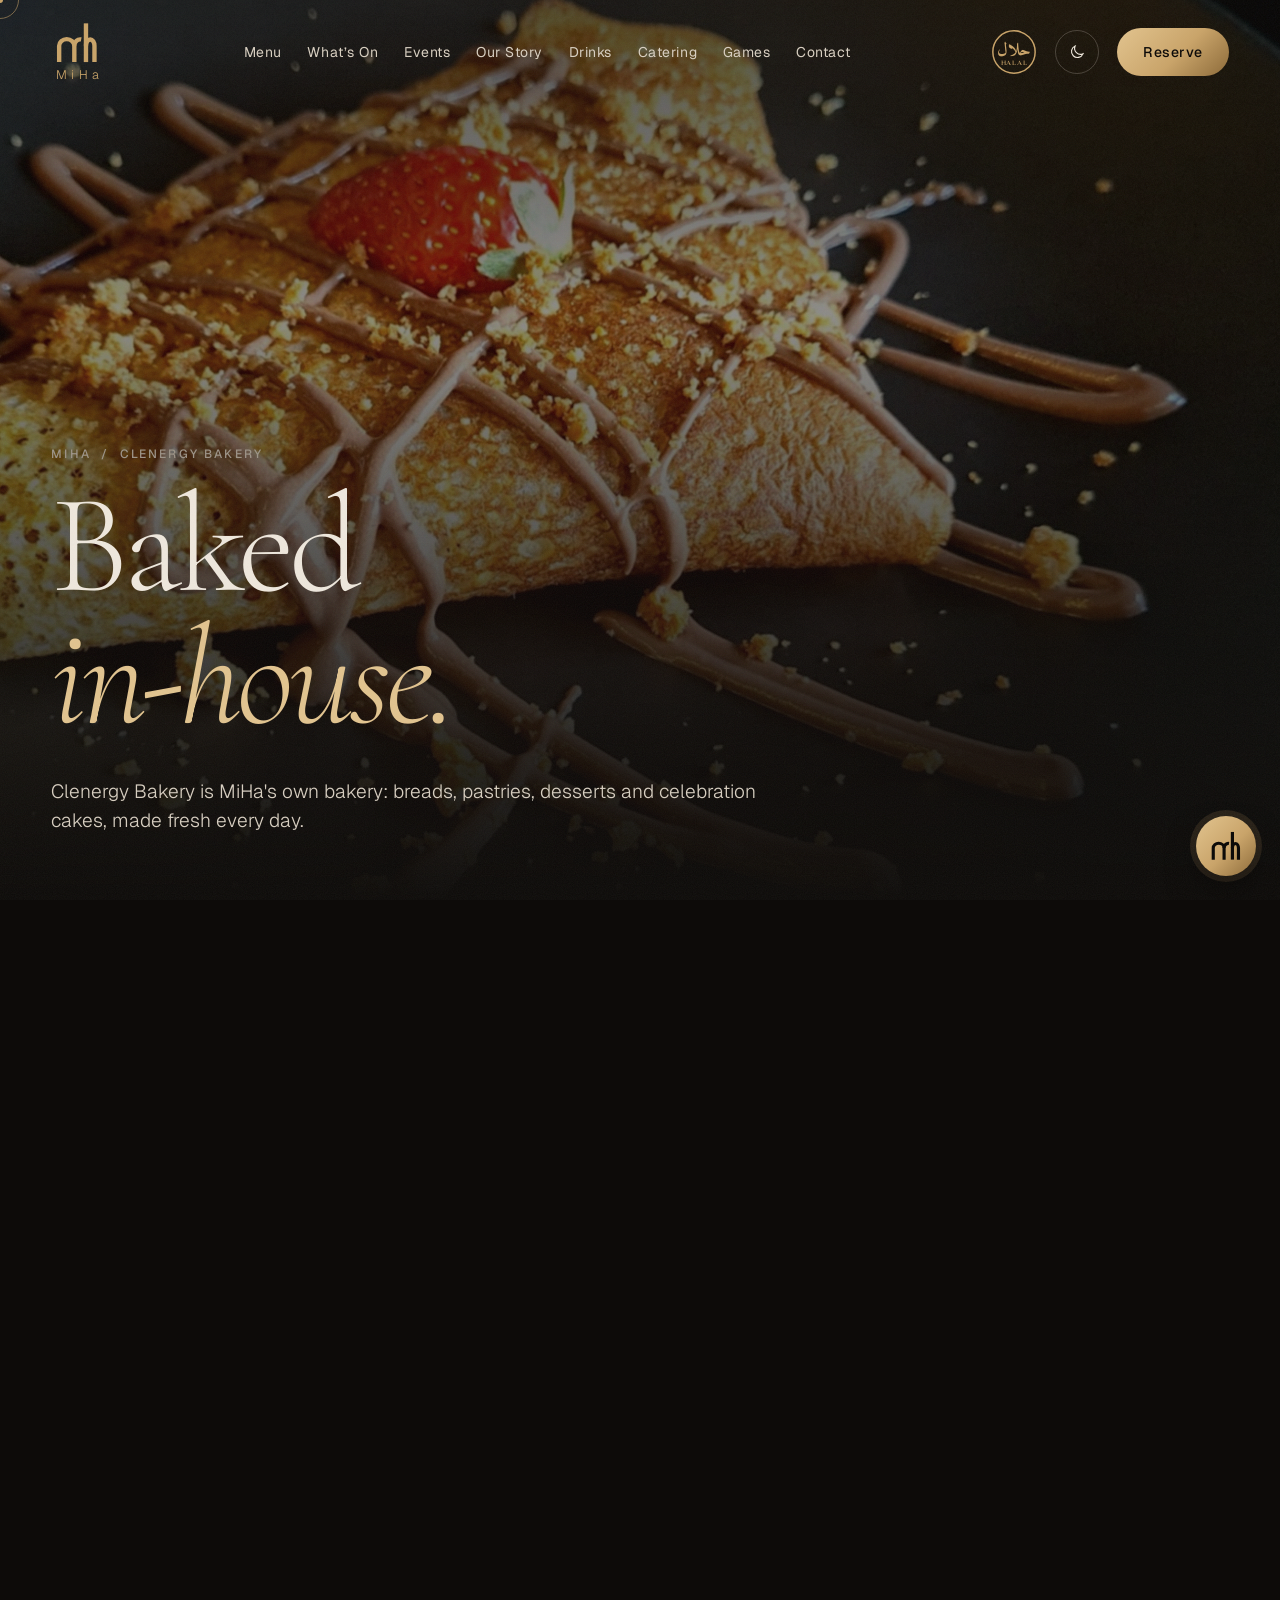
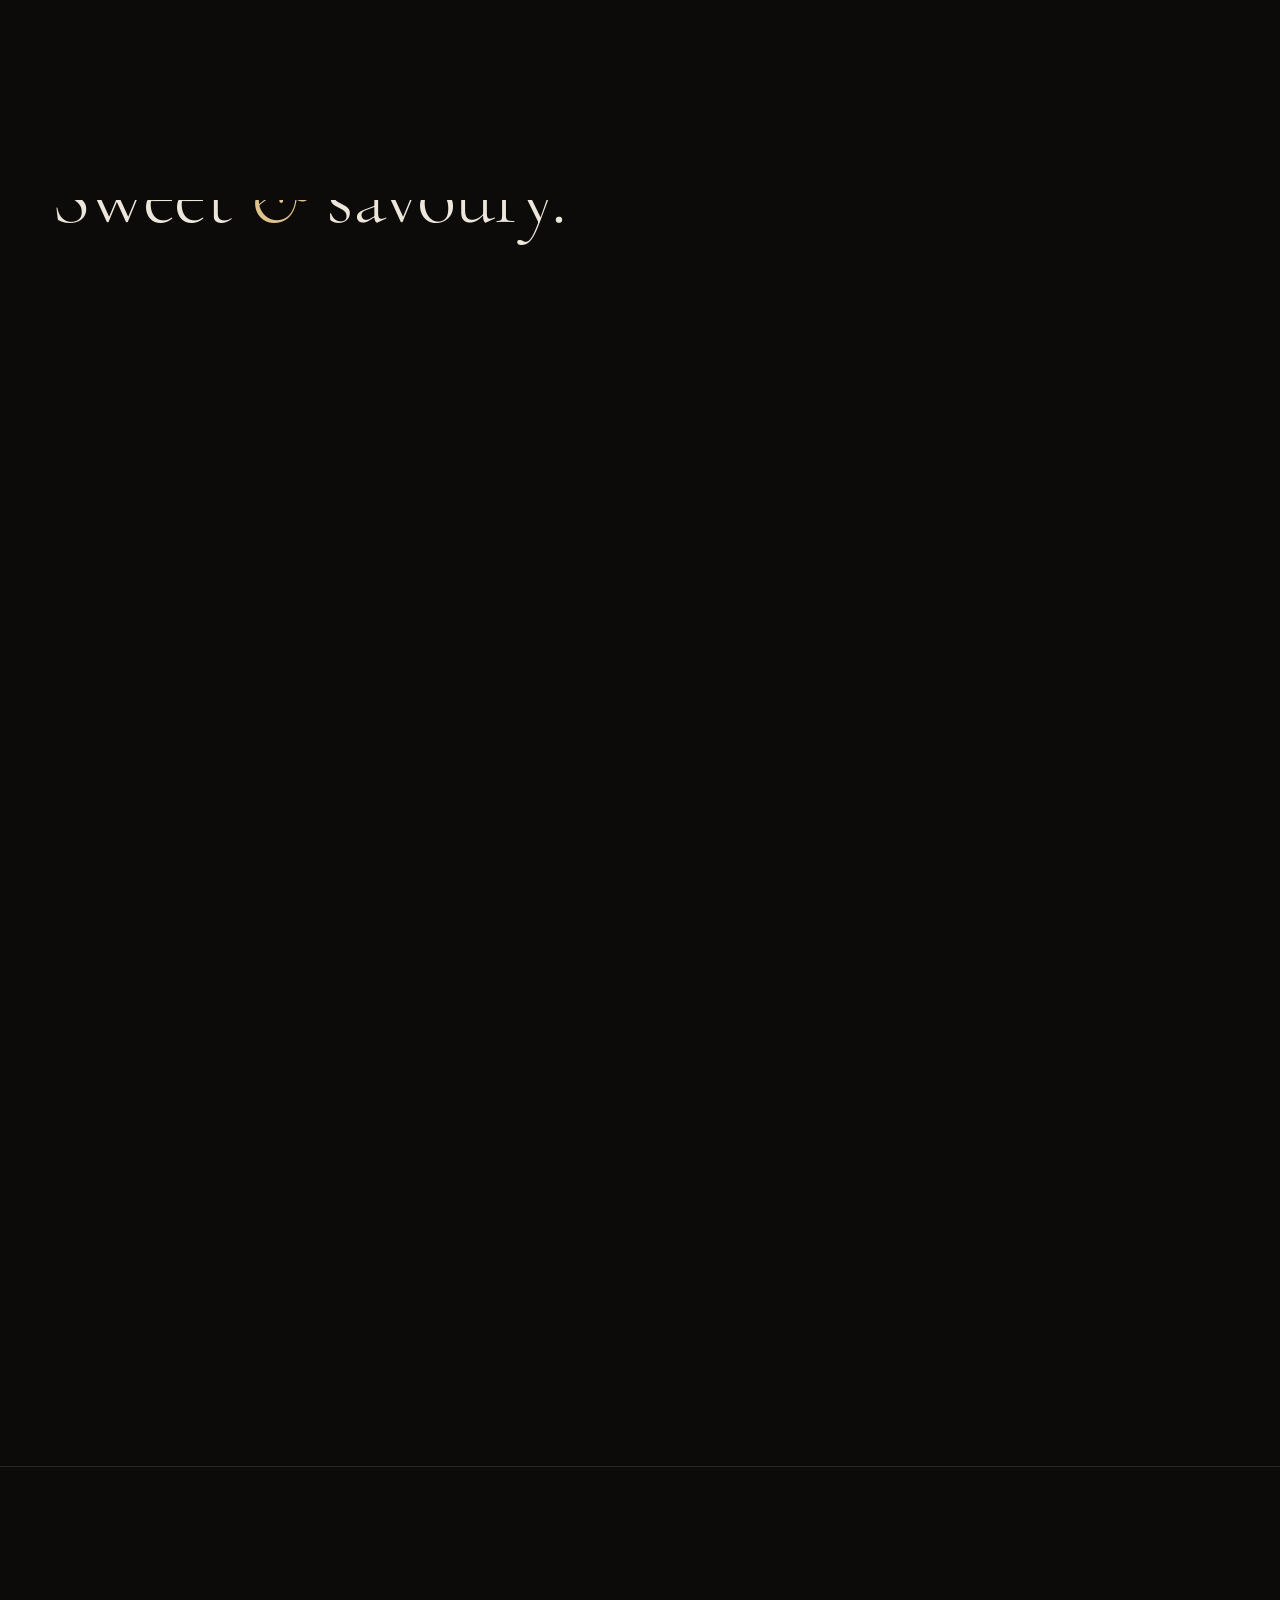
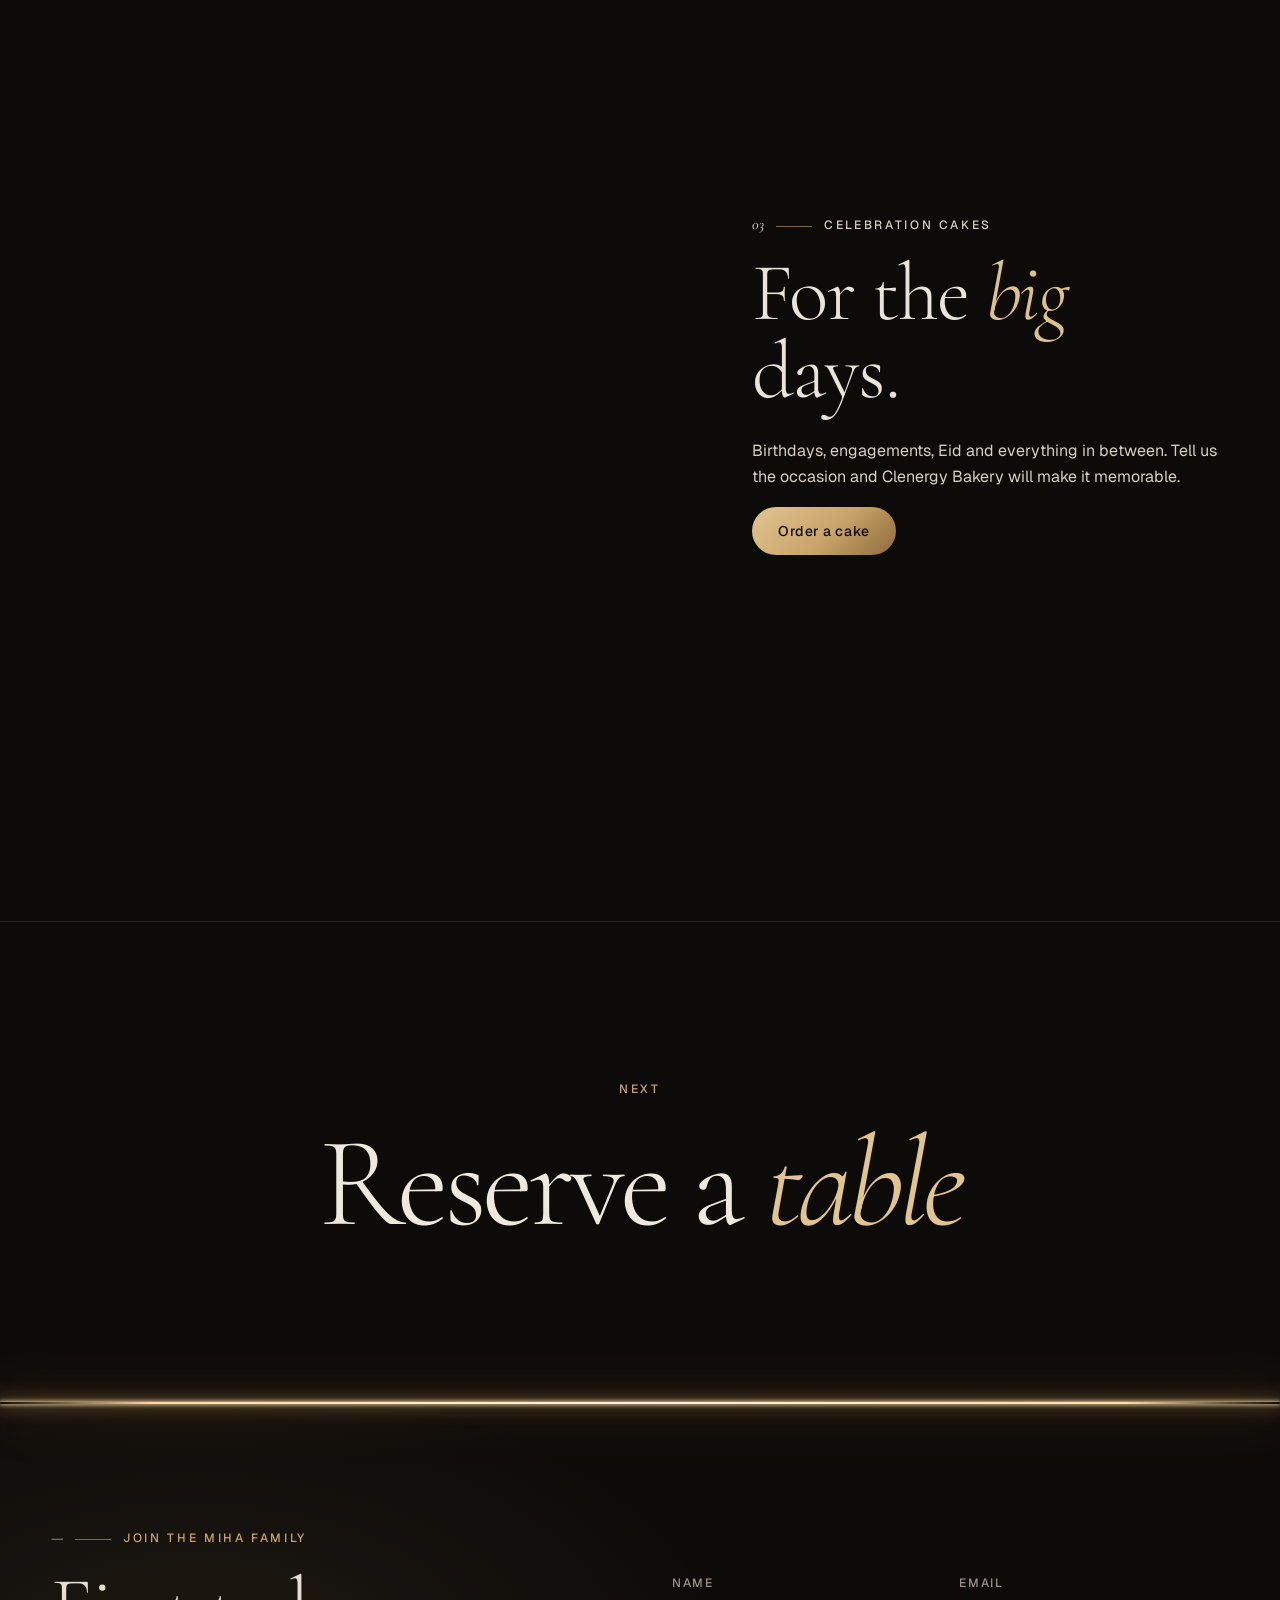
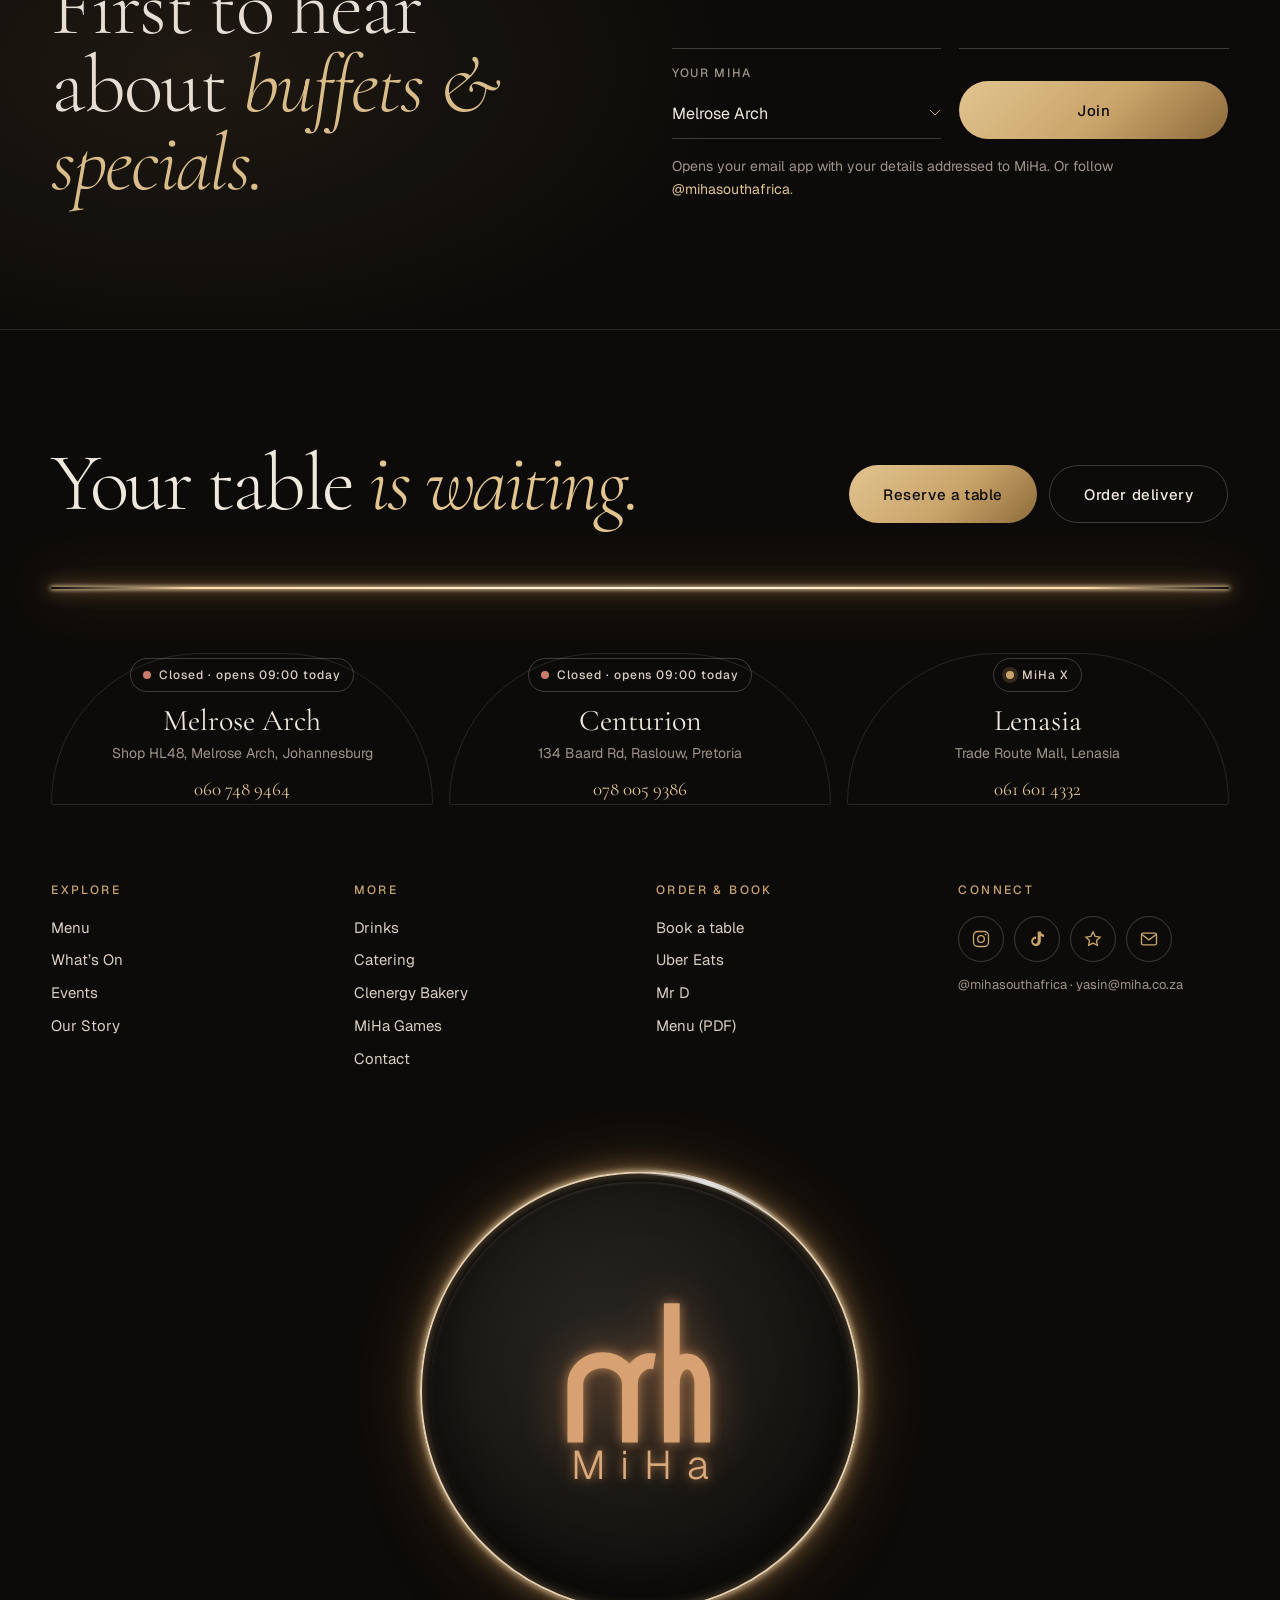
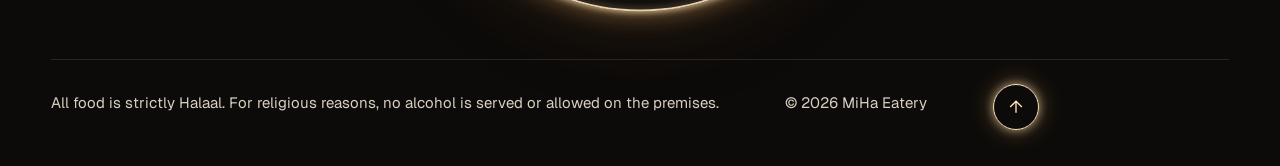
<file: bakery.html>
<!doctype html>
<html lang="en-ZA" class="no-js">
<head>
<meta charset="utf-8">
<meta name="viewport" content="width=device-width, initial-scale=1">
<title>Clenergy Bakery · MiHa Eatery</title>
<meta name="description" content="Clenergy Bakery: MiHa's in-house bakery for breads, pastries, desserts and celebration cakes.">
<meta name="theme-color" content="#0d0b09">
<meta property="og:type" content="website">
<meta property="og:site_name" content="MiHa Eatery">
<meta property="og:title" content="Clenergy Bakery · MiHa Eatery">
<meta property="og:description" content="Clenergy Bakery: MiHa's in-house bakery for breads, pastries, desserts and celebration cakes.">
<meta property="og:image" content="https://onlinepixelcode-collab.github.io/miha-website/img/brand/share.png?v=2">
<meta property="og:image:secure_url" content="https://onlinepixelcode-collab.github.io/miha-website/img/brand/share.png?v=2">
<meta property="og:image:type" content="image/png">
<meta property="og:image:width" content="1200">
<meta property="og:image:height" content="630">
<meta property="og:image:alt" content="MiHa Eatery logo">
<meta name="twitter:card" content="summary_large_image">
<meta name="twitter:title" content="Clenergy Bakery · MiHa Eatery">
<meta name="twitter:description" content="Clenergy Bakery: MiHa's in-house bakery for breads, pastries, desserts and celebration cakes.">
<meta name="twitter:image" content="https://onlinepixelcode-collab.github.io/miha-website/img/brand/share.png?v=2">
<link rel="icon" type="image/svg+xml" href="img/brand/mh-mark.svg">
<link rel="icon" type="image/png" sizes="32x32" href="img/brand/favicon-32.png">
<link rel="apple-touch-icon" href="img/brand/apple-touch-icon.png">
<link rel="preconnect" href="https://fonts.googleapis.com">
<link rel="preconnect" href="https://fonts.gstatic.com" crossorigin>
<link href="https://fonts.googleapis.com/css2?family=Amiri:wght@700&family=Cormorant+Garamond:ital,wght@0,300;0,400;0,500;0,700;1,300;1,400&family=Geist:wght@300;400;500;600&display=swap" rel="stylesheet">
<link rel="stylesheet" href="style.css?v=mwsaofd5">
<script>document.documentElement.classList.replace('no-js','js');try{var t=localStorage.getItem('miha-theme');if(t)document.documentElement.dataset.theme=t}catch(e){}</script>
</head>
<body>
<a class="skip" href="#main">Skip to content</a>
<div class="loader" aria-hidden="true">
  <div class="loader__panel loader__panel--top"></div><div class="loader__panel loader__panel--bottom"></div>
  <div class="loader__inner"><svg class="mh loader__mark" viewBox="40 50 440 430" fill="none" stroke="currentColor" stroke-width="46" aria-hidden="true"><path pathLength="1" d="M73 470V300a79.5 70 0 0 1 159 0v170"/><path pathLength="1" d="M232 300a62 68 0 0 1 72-67"/><path pathLength="1" d="M354 64v406"/><path pathLength="1" d="M354 300a44.5 67 0 0 1 89 0v170"/></svg><div class="loader__word">MiHa</div><div class="loader__line"><i></i></div><div class="loader__meta"><span>Miya</span><span class="loader__count">00</span><span>Hassim</span></div></div>
</div>
<div class="curtain" aria-hidden="true"><div class="curtain__disc"><svg class="mh curtain__mark" viewBox="40 50 440 430" fill="none" stroke="currentColor" stroke-width="46" aria-hidden="true"><path pathLength="1" d="M73 470V300a79.5 70 0 0 1 159 0v170"/><path pathLength="1" d="M232 300a62 68 0 0 1 72-67"/><path pathLength="1" d="M354 64v406"/><path pathLength="1" d="M354 300a44.5 67 0 0 1 89 0v170"/></svg><p class="curtain__word">MiHa</p></div></div>
<div class="cursor" aria-hidden="true"><div class="cursor__dot"></div><div class="cursor__ring"><span class="cursor__label"></span></div></div>
<div class="grain" aria-hidden="true"></div>

<header class="nav">
  <a class="nav__logo" href="index.html" data-title="MiHa" aria-label="MiHa Eatery, home"><svg class="mh " viewBox="40 50 440 430" fill="none" stroke="currentColor" stroke-width="46" aria-hidden="true"><path pathLength="1" d="M73 470V300a79.5 70 0 0 1 159 0v170"/><path pathLength="1" d="M232 300a62 68 0 0 1 72-67"/><path pathLength="1" d="M354 64v406"/><path pathLength="1" d="M354 300a44.5 67 0 0 1 89 0v170"/></svg><span>MiHa</span></a>
  <nav class="nav__links" aria-label="Main">
    <a href="menu.html">Menu</a>
    <a href="whats-on.html">What’s On</a>
    <a href="events.html">Events</a>
    <a href="story.html">Our Story</a>
    <a href="drinks.html">Drinks</a>
    <a href="catering.html">Catering</a>
    <a href="games.html">Games</a>
    <a href="contact.html">Contact</a>
  </nav>
  <div class="nav__right">
    <span class="halal" role="img" aria-label="Strictly Halaal" title="Strictly Halaal"><svg viewBox="0 0 100 100" aria-hidden="true"><circle cx="50" cy="50" r="46" fill="none" stroke="currentColor" stroke-width="3.2"/><text x="50" y="56" text-anchor="middle" font-family="Amiri, 'Geeza Pro', 'Arabic Typesetting', serif" font-size="38" font-weight="700" fill="currentColor">حلال</text><text x="50" y="79" text-anchor="middle" font-family="'Cormorant Garamond', Georgia, serif" font-size="15" font-weight="700" letter-spacing="1.5" fill="currentColor">HALAL</text></svg></span>
    <button class="theme-toggle" type="button" aria-label="Switch to light theme"><svg class="i-moon" viewBox="0 0 24 24" fill="none" stroke="currentColor" stroke-width="1.5" aria-hidden="true"><path d="M20 14.5A8 8 0 019.5 4a8 8 0 1010.5 10.5z"/></svg><svg class="i-sun" viewBox="0 0 24 24" fill="none" stroke="currentColor" stroke-width="1.5" aria-hidden="true"><circle cx="12" cy="12" r="4"/><path d="M12 2v2M12 20v2M2 12h2M20 12h2M4.9 4.9l1.4 1.4M17.7 17.7l1.4 1.4M4.9 19.1l1.4-1.4M17.7 6.3l1.4-1.4"/></svg></button>
    <a class="btn btn--gold mag" href="reserve.html#book" data-cursor="Book"><span>Reserve</span></a>
    <button class="nav__burger" aria-label="Open menu" aria-expanded="false" aria-controls="drawer"><i></i><i></i></button>
  </div>
</header>
<div class="drawer" id="drawer" hidden>
  <nav aria-label="Mobile">
    <a href="index.html"><small>01</small>Home</a>
    <a href="menu.html"><small>02</small>Menu</a>
    <a href="whats-on.html"><small>03</small>What’s On</a>
    <a href="events.html"><small>04</small>Events</a>
    <a href="story.html"><small>05</small>Our Story</a>
    <a href="drinks.html"><small>06</small>Drinks</a>
    <a href="catering.html"><small>07</small>Catering</a>
    <a href="bakery.html"><small>08</small>Bakery</a>
    <a href="games.html"><small>09</small>MiHa Games</a>
    <a href="contact.html"><small>10</small>Contact</a>
    <a href="reserve.html#book"><small>11</small>Reserve</a>
  </nav>
  <p class="drawer__foot">Melrose Arch · Centurion<br>Strictly Halaal · Alcohol-free</p>
</div>
<main id="main">

<section class="phero">
  <div class="phero__media"><img src="img/miha/g-crepe.jpg" alt="" fetchpriority="high"></div>
  <div class="wrap">
    <p class="crumbs"><a href="index.html">MiHa</a> &nbsp;/&nbsp; Clenergy Bakery</p>
    <h1 class="display phero__title"><span class="line"><span>Baked</span></span><span class="line"><span><em>in-house.</em></span></span></h1>
    <div class="phero__row"><p class="lead">Clenergy Bakery is MiHa's own bakery: breads, pastries, desserts and celebration cakes, made fresh every day.</p></div>
  </div>
</section>
<section class="statement"><div class="wrap">
  <p class="eyebrow"><span class="num">01</span> The bakery</p>
  <p class="statement__text" data-words>Every loaf, pastry and dessert on the MiHa table starts in our own ovens. Proper butter, patient dough and nothing rushed.</p>
</div></section>
<section class="sec sec--line"><div class="wrap">
  <p class="eyebrow"><span class="num">02</span> From the ovens</p>
  <h2 class="h2">Sweet <em>&amp;</em> savoury.</h2>
  <div class="gallery">
    <figure class="g1" data-clip><img src="img/miha/g-bagel.jpg" alt="Clenergy Bakery breads" loading="lazy"></figure>
    <figure class="g2" data-clip><img src="img/miha/g-dessert-choc.jpg" alt="Caramel crunch cheesecake" loading="lazy"></figure>
    <figure class="g3" data-clip><img src="img/miha/g-crepe.jpg" alt="Freshly baked bread" loading="lazy"></figure>
    <figure class="g4" data-clip><img src="img/miha/g-tart.jpg" alt="Chocolate fondant" loading="lazy"></figure>
    <figure class="g5" data-clip><img src="img/miha/g-crepe.jpg" alt="Waffles with white chocolate and strawberries" loading="lazy"></figure>
  </div>
</div></section>
<section class="sec sec--line"><div class="wrap split">
  <figure class="split__img" data-clip><img src="img/miha/g-dessert-choc.jpg" alt="A slice of MiHa tiramisu" loading="lazy"></figure>
  <div class="split__txt">
    <p class="eyebrow"><span class="num">03</span> Celebration cakes</p>
    <h2 class="h2">For the <em>big</em> days.</h2>
    <p>Birthdays, engagements, Eid and everything in between. Tell us the occasion and Clenergy Bakery will make it memorable.</p>
    <p><a class="btn btn--gold mag" href="mailto:yasin@miha.co.za?subject=Celebration%20cake%20order"><span>Order a cake</span></a></p>
  </div>
</div></section>
<a class="next" href="reserve.html" data-title="Reserve a table" data-cursor="Next"><small>Next</small><strong>Reserve a <em>table</em></strong></a>
</main>

<section class="join" aria-labelledby="join-title">
  <div class="led led--edge" aria-hidden="true"></div>
  <div class="wrap join__grid">
    <div>
      <p class="eyebrow"><span class="num">—</span> Join the MiHa family</p>
      <h2 class="h2" id="join-title">First to hear about <em>buffets &amp; specials.</em></h2>
    </div>
    <form class="join__form" data-mailto="yasin@miha.co.za" data-subject="Join the MiHa family">
      <div class="field"><label for="j-name">Name</label><input id="j-name" name="name" autocomplete="name" required></div>
      <div class="field"><label for="j-email">Email</label><input id="j-email" name="email" type="email" autocomplete="email" required></div>
      <div class="field"><label for="j-branch">Your MiHa</label><select id="j-branch" name="branch"><option>Melrose Arch</option><option>Centurion</option><option>MiHa X Lenasia</option></select></div>
      <button class="btn btn--gold btn--lg mag" type="submit"><span>Join</span></button>
      <p class="form__note">Opens your email app with your details addressed to MiHa. Or follow <a href="https://www.instagram.com/mihasouthafrica/" target="_blank" rel="noopener">@mihasouthafrica</a>.</p>
      <p class="form__ok" hidden>Welcome to the family. Your email app should now be open, ready to send.</p>
    </form>
  </div>
</section>
<footer class="footer">
  <div class="wrap">
    <div class="fcta">
      <h2 class="fcta__title">Your table <em>is waiting.</em></h2>
      <div class="fcta__btns"><a class="btn btn--gold btn--lg" href="reserve.html#book"><span>Reserve a table</span></a><a class="btn btn--ghost btn--lg" href="https://www.ubereats.com/za/search?q=MiHa%20Melrose%20Arch" target="_blank" rel="noopener"><span>Order delivery</span></a></div>
    </div>
    <div class="led fcta__led" aria-hidden="true"></div>
    <div class="fbranches">
      <a class="fbranch" data-branch="jhb" href="https://www.google.com/maps/search/?api=1&query=MiHa+Eatery+Melrose+Arch" target="_blank" rel="noopener"><span class="status"><i></i><em>…</em></span><b>Melrose Arch</b><small>Shop HL48, Melrose Arch, Johannesburg</small><span class="fbranch__tel">060 748 9464</span></a>
      <a class="fbranch" data-branch="pta" href="https://www.google.com/maps/search/?api=1&query=MiHa+Eatery+134+Baard+Rd+Raslouw" target="_blank" rel="noopener"><span class="status"><i></i><em>…</em></span><b>Centurion</b><small>134 Baard Rd, Raslouw, Pretoria</small><span class="fbranch__tel">078 005 9386</span></a>
      <a class="fbranch" href="https://www.instagram.com/mihax_lenasia/" target="_blank" rel="noopener"><span class="status status--new"><i></i><em>MiHa X</em></span><b>Lenasia</b><small>Trade Route Mall, Lenasia</small><span class="fbranch__tel">061 601 4332</span></a>
    </div>
    <div class="footer__grid">
      <div><h3>Explore</h3><p><a href="menu.html">Menu</a></p><p><a href="whats-on.html">What’s On</a></p><p><a href="events.html">Events</a></p><p><a href="story.html">Our Story</a></p></div>
      <div><h3>More</h3><p><a href="drinks.html">Drinks</a></p><p><a href="catering.html">Catering</a></p><p><a href="bakery.html">Clenergy Bakery</a></p><p><a href="games.html">MiHa Games</a></p><p><a href="contact.html">Contact</a></p></div>
      <div><h3>Order &amp; book</h3><p><a href="reserve.html#book">Book a table</a></p><p><a href="https://www.ubereats.com/za/search?q=MiHa%20Melrose%20Arch" target="_blank" rel="noopener">Uber Eats</a></p><p><a href="https://www.mrdfood.com/" target="_blank" rel="noopener">Mr D</a></p><p><a href="MiHa-Menu.pdf?v=mwsaofd5" target="_blank" rel="noopener">Menu (PDF)</a></p></div>
      <div><h3>Connect</h3>
        <div class="fsocial">
          <a href="https://www.instagram.com/mihasouthafrica/" target="_blank" rel="noopener" aria-label="MiHa on Instagram"><svg viewBox="0 0 24 24" fill="none" stroke="currentColor" stroke-width="1.6" aria-hidden="true"><rect x="3" y="3" width="18" height="18" rx="5"/><circle cx="12" cy="12" r="4"/><circle cx="17.5" cy="6.5" r="1" fill="currentColor" stroke="none"/></svg></a>
          <a href="https://www.tiktok.com/@mihasouthafrica" target="_blank" rel="noopener" aria-label="MiHa on TikTok"><svg viewBox="0 0 24 24" fill="currentColor" aria-hidden="true"><path d="M16.6 3c.4 2.1 1.7 3.5 3.9 3.7v3a7.4 7.4 0 01-3.9-1.2v6.3A5.8 5.8 0 1110.8 9v3.1a2.8 2.8 0 102 2.7V3h3.8z"/></svg></a>
          <a href="https://g.page/r/CccsfAQ77eEuEBM/review" target="_blank" rel="noopener" aria-label="Leave MiHa a Google review"><svg viewBox="0 0 24 24" fill="none" stroke="currentColor" stroke-width="1.6" aria-hidden="true"><path d="M12 3.5l2.6 5.3 5.9.9-4.3 4.1 1 5.8L12 16.9l-5.2 2.7 1-5.8-4.3-4.1 5.9-.9z"/></svg></a>
          <a href="mailto:yasin@miha.co.za" aria-label="Email MiHa"><svg viewBox="0 0 24 24" fill="none" stroke="currentColor" stroke-width="1.6" aria-hidden="true"><rect x="3" y="5" width="18" height="14" rx="2"/><path d="M3.5 6.5l8.5 6.5 8.5-6.5"/></svg></a>
        </div>
        <p class="fsocial__note">@mihasouthafrica · yasin@miha.co.za</p>
      </div>
    </div>
    <div class="footer__lockup sign" aria-hidden="true"><div class="sign__in"><svg class="mh " viewBox="40 50 440 430" fill="none" stroke="currentColor" stroke-width="46" aria-hidden="true"><path pathLength="1" d="M73 470V300a79.5 70 0 0 1 159 0v170"/><path pathLength="1" d="M232 300a62 68 0 0 1 72-67"/><path pathLength="1" d="M354 64v406"/><path pathLength="1" d="M354 300a44.5 67 0 0 1 89 0v170"/></svg><p>MiHa</p></div></div>
    <div class="footer__base">
      <p>All food is strictly Halaal. For religious reasons, no alcohol is served or allowed on the premises.</p>
      <p>© <span class="year">2026</span> MiHa Eatery</p>
      <button class="totop" type="button" aria-label="Back to top"><svg viewBox="0 0 24 24" fill="none" stroke="currentColor" stroke-width="1.6" aria-hidden="true"><path d="M12 19V5M5 12l7-7 7 7"/></svg></button>
    </div>
  </div>
</footer>
<div class="mbar"><a href="reserve.html#book" class="mbar__main">Reserve</a><a href="tel:+27607489464">Call</a><a href="reserve.html#branches">Directions</a></div>
<script src="vendor/gsap.min.js?v=mwsaofd5"></script>
<script src="vendor/ScrollTrigger.min.js?v=mwsaofd5"></script>
<script src="vendor/lenis.min.js?v=mwsaofd5"></script>
<script src="main.js?v=mwsaofd5"></script>
<script src="concierge.js?v=mwsaofd5"></script>
<script src="booking.js?v=mwsaofd5"></script>
<script src="picks.js?v=mwsaofd5"></script>
<script src="catering.js?v=mwsaofd5"></script>
<script src="whatson.js?v=mwsaofd5"></script>
<script src="games.js?v=mwsaofd5"></script>
</body>
</html>
</file>
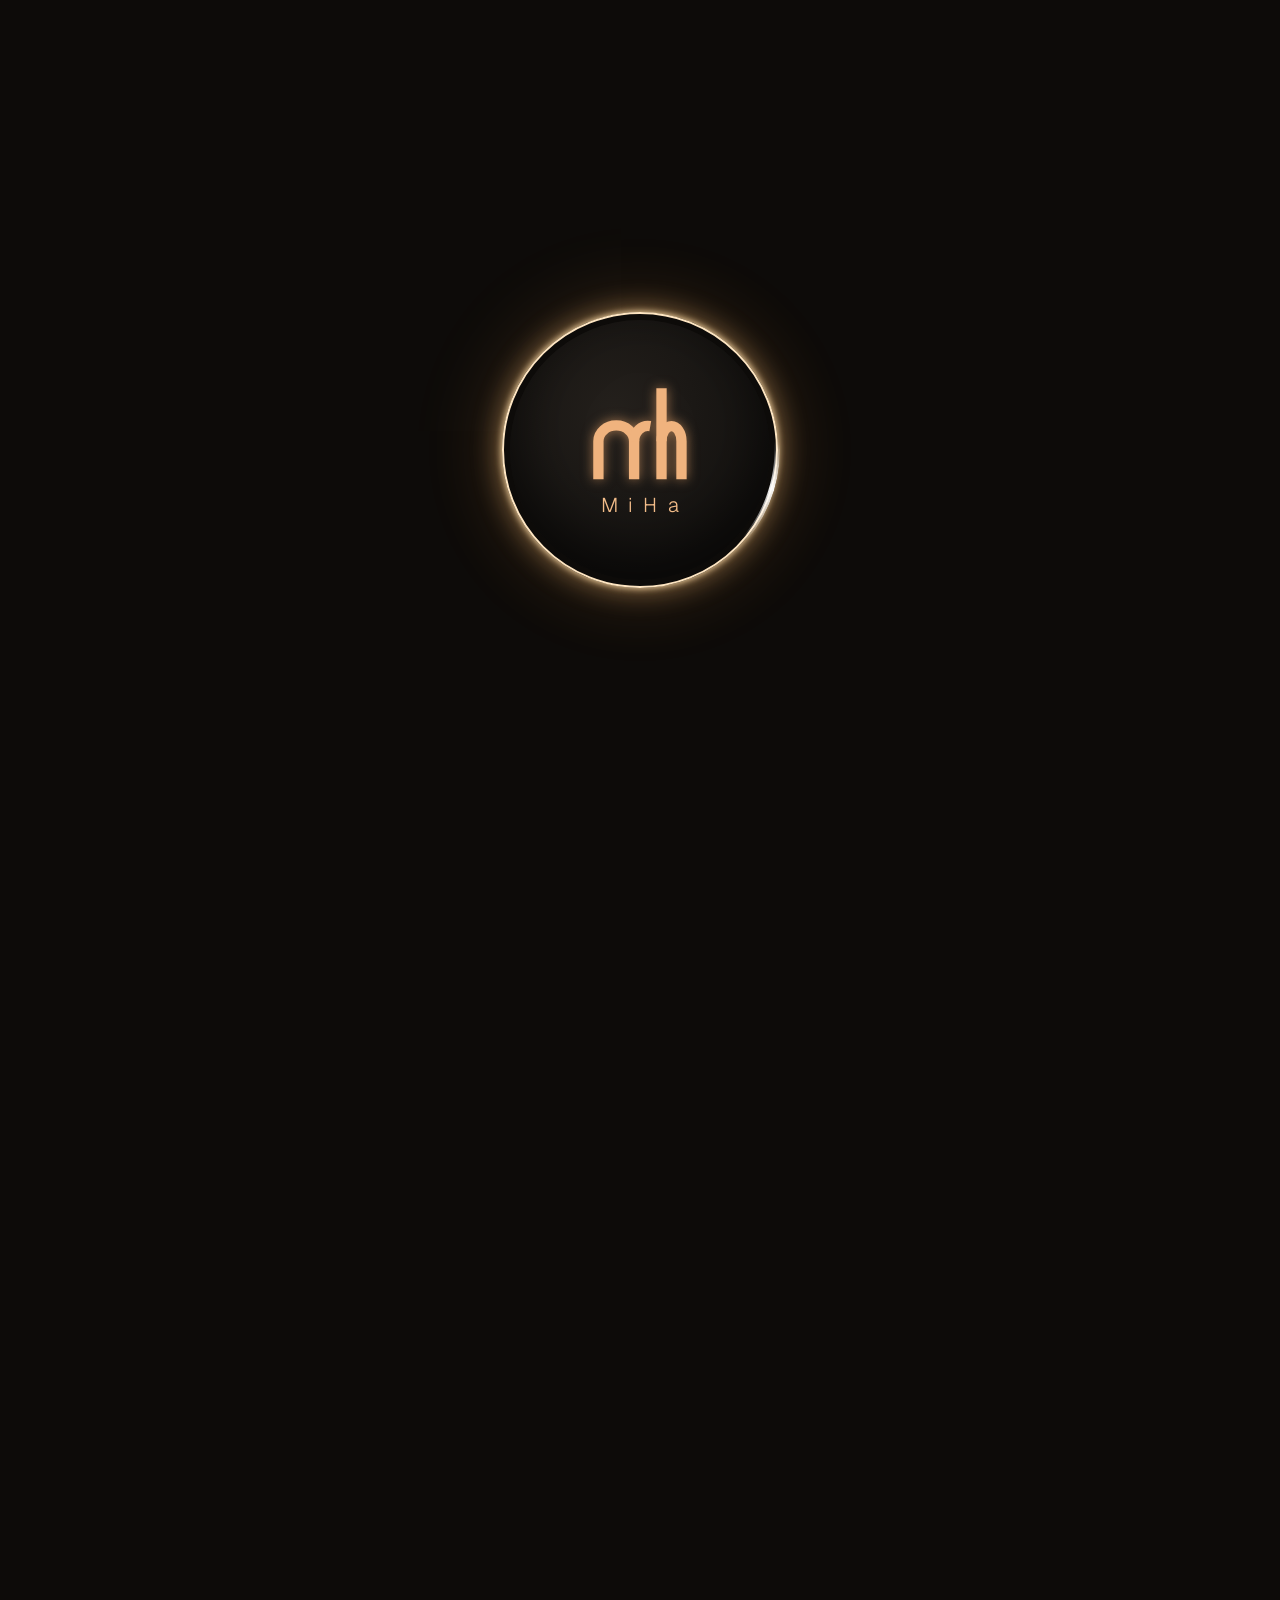
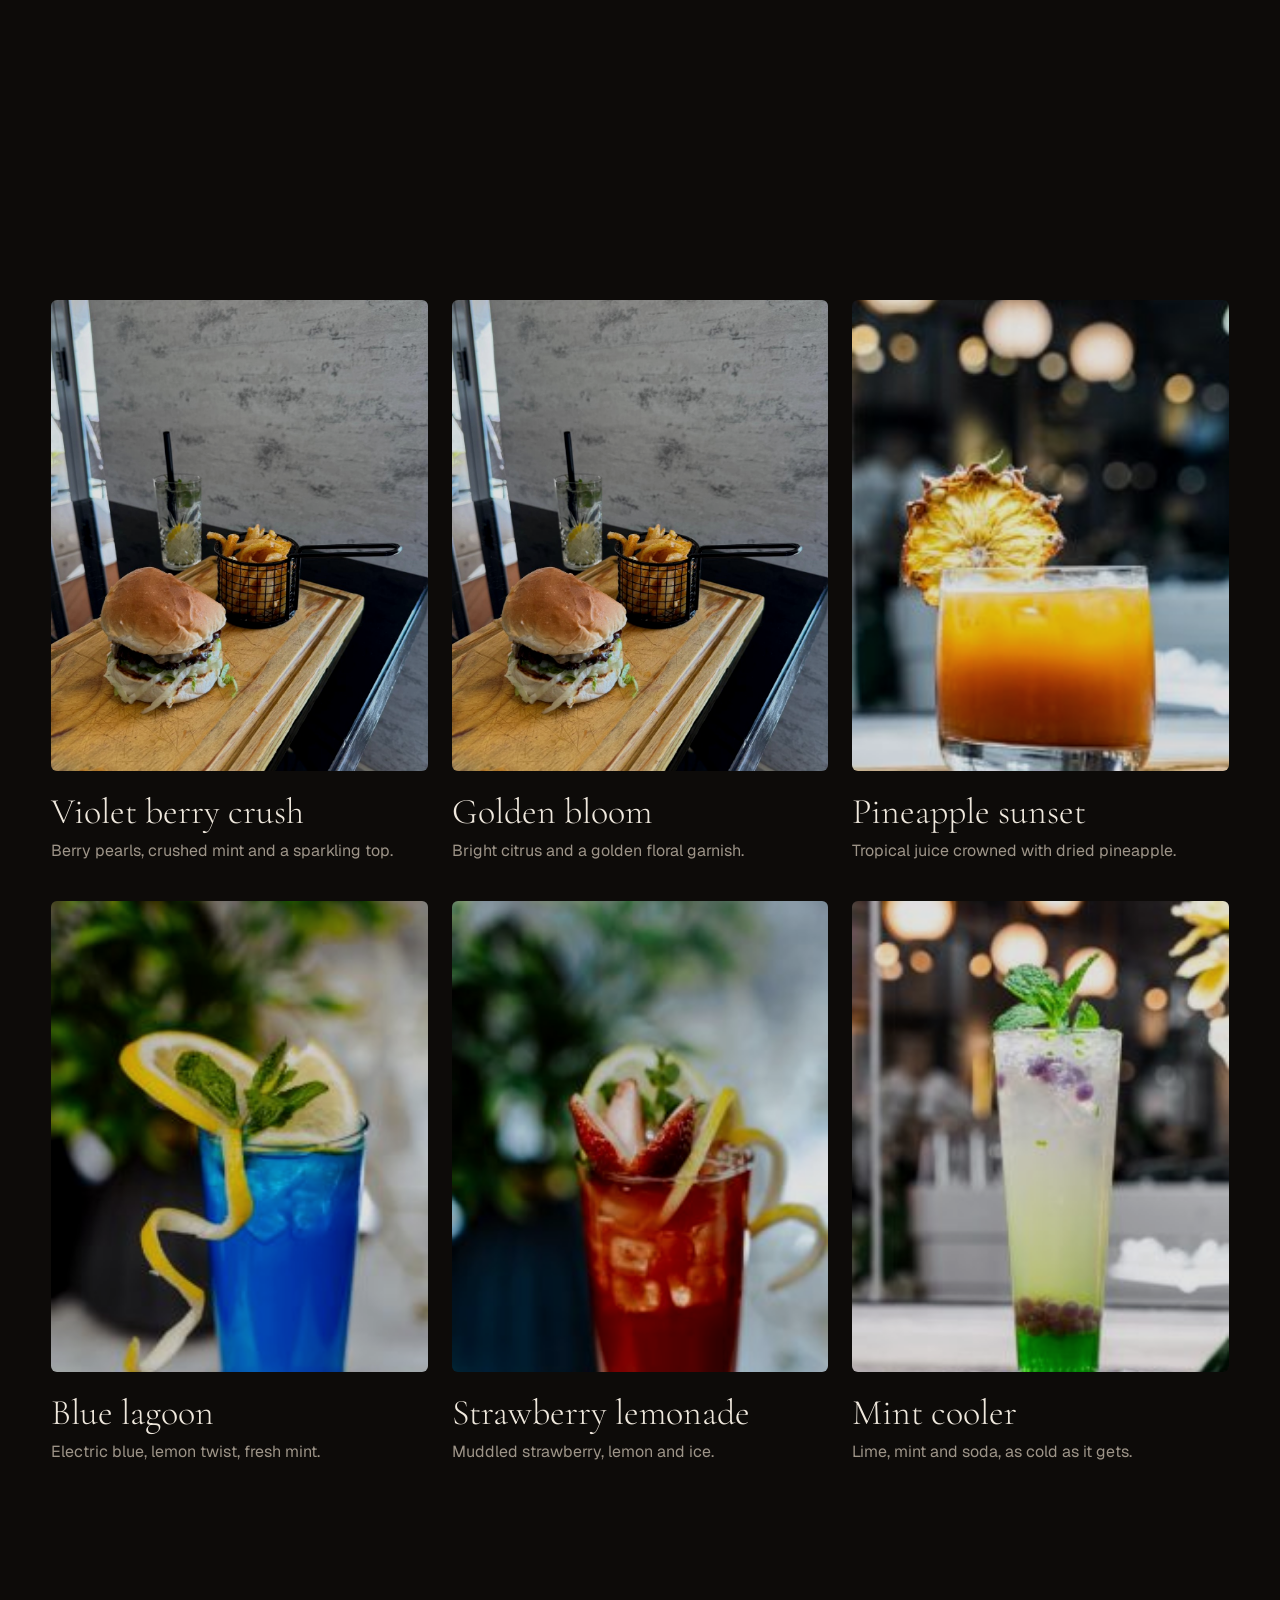
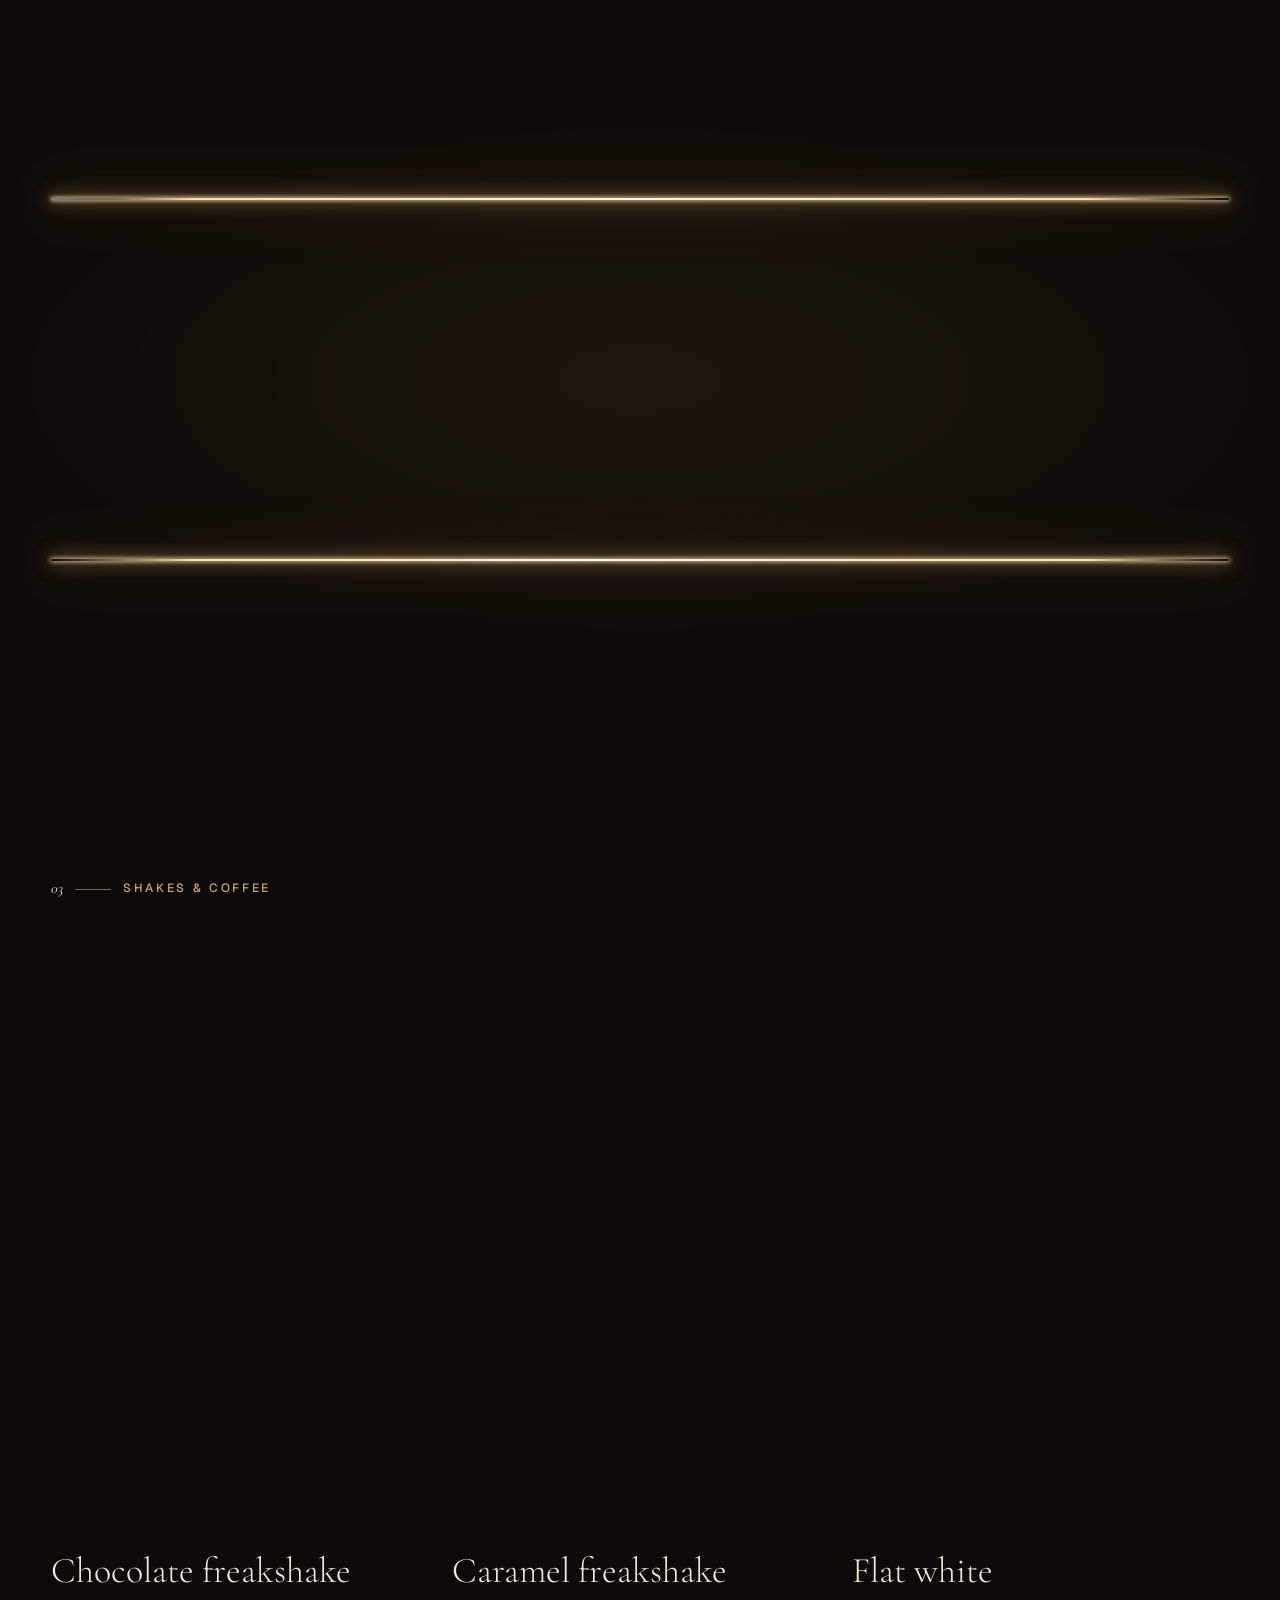
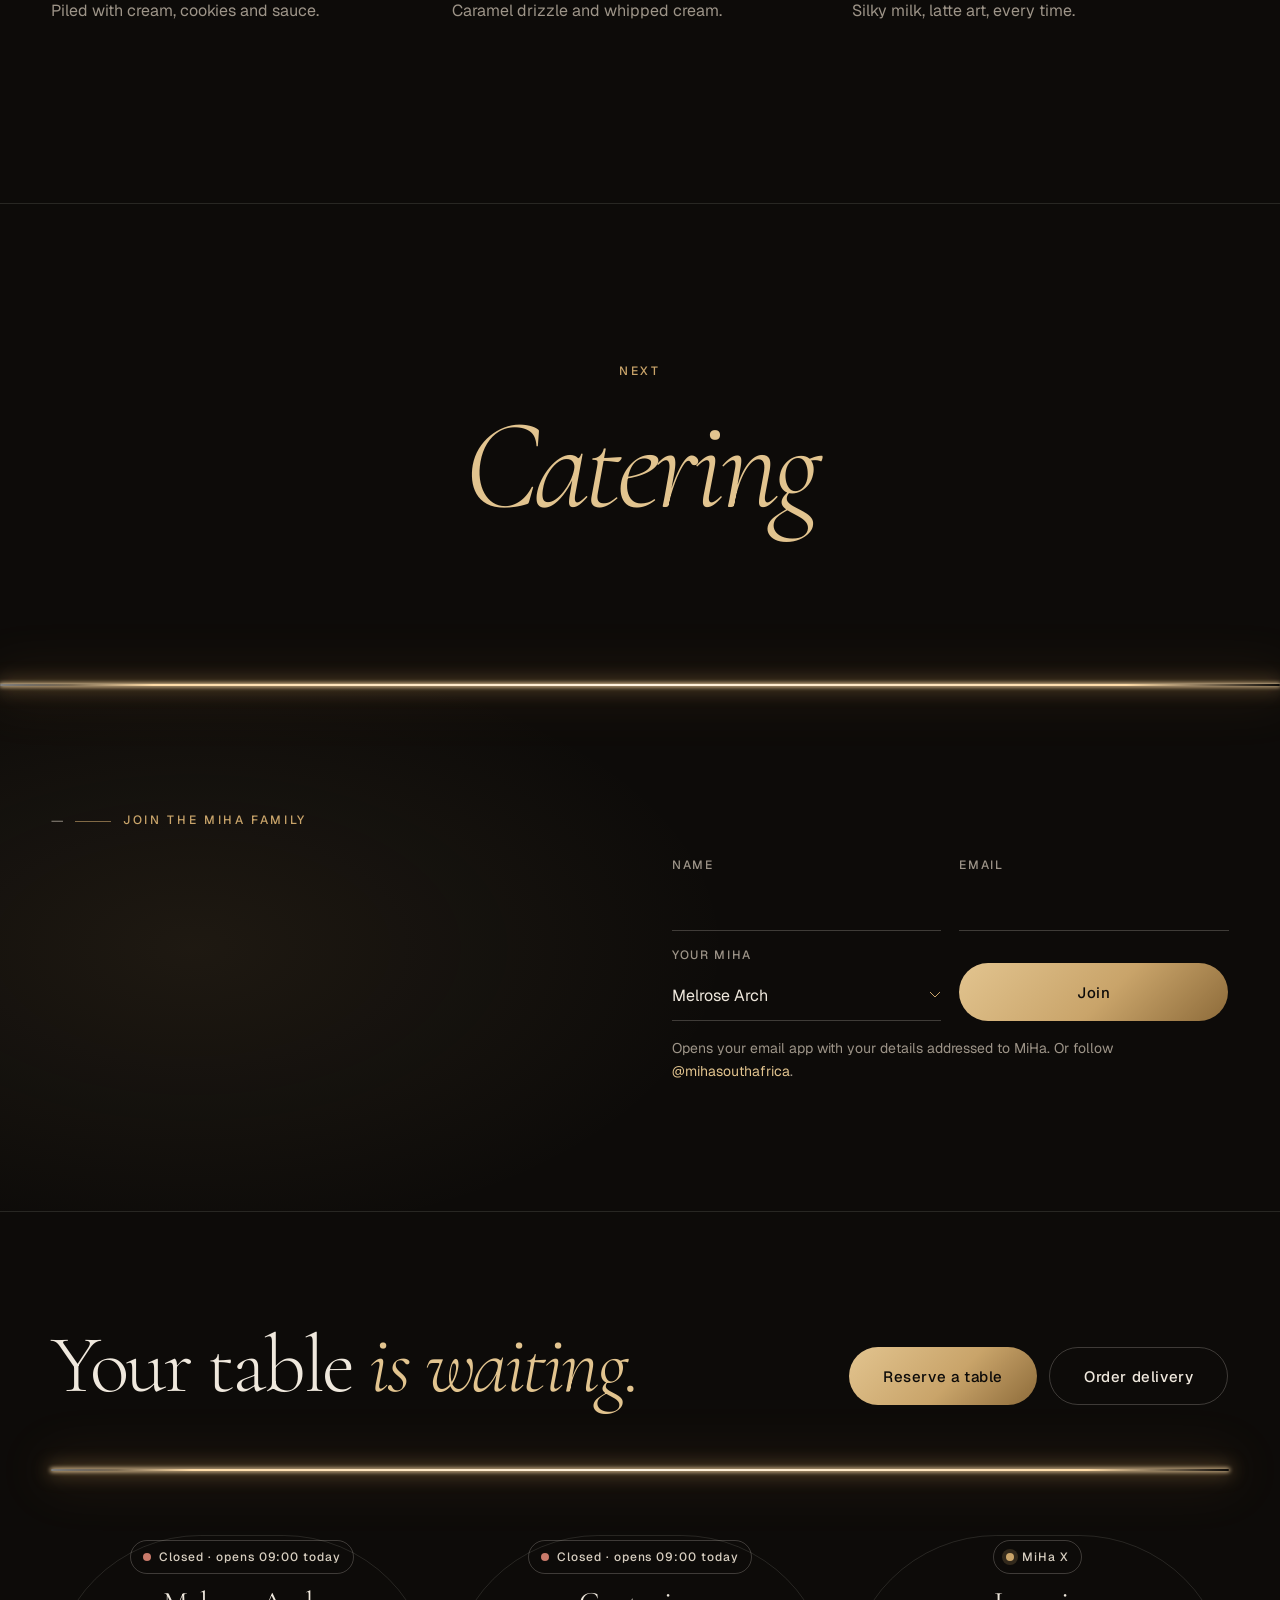
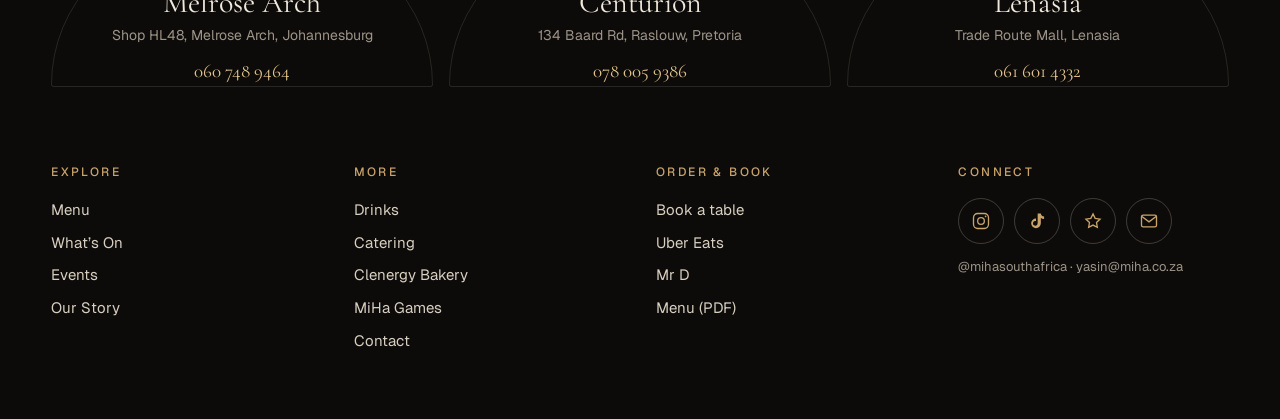
<file: bar.html>
<!doctype html><html lang="en-ZA"><head><meta charset="utf-8"><title>Drinks · MiHa Eatery</title><meta http-equiv="refresh" content="0; url=drinks.html"><link rel="canonical" href="drinks.html"><style>body{background:#0d0b09;color:#efe8dd;font-family:sans-serif;display:grid;place-items:center;height:100vh;margin:0}a{color:#e2c48f}</style></head><body><p>This page has moved to <a href="drinks.html">Drinks</a>.</p></body></html>
</file>
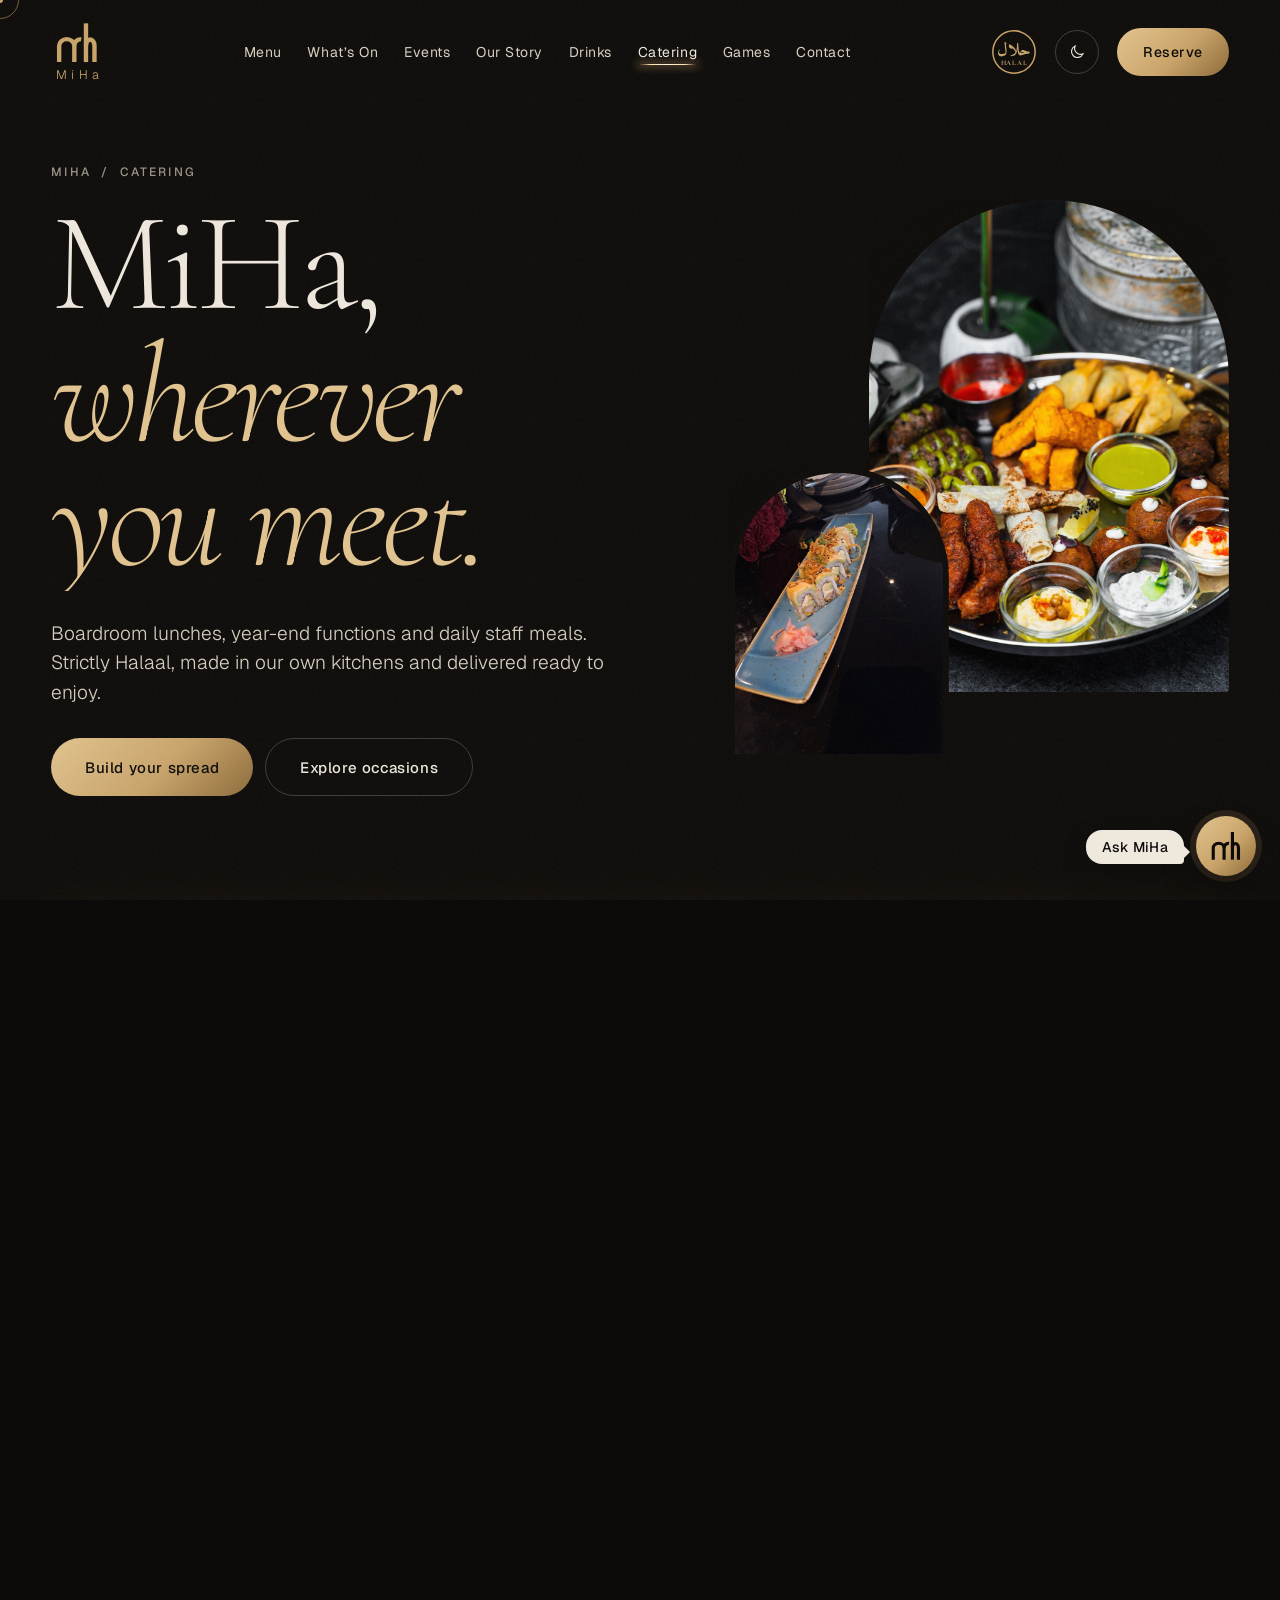
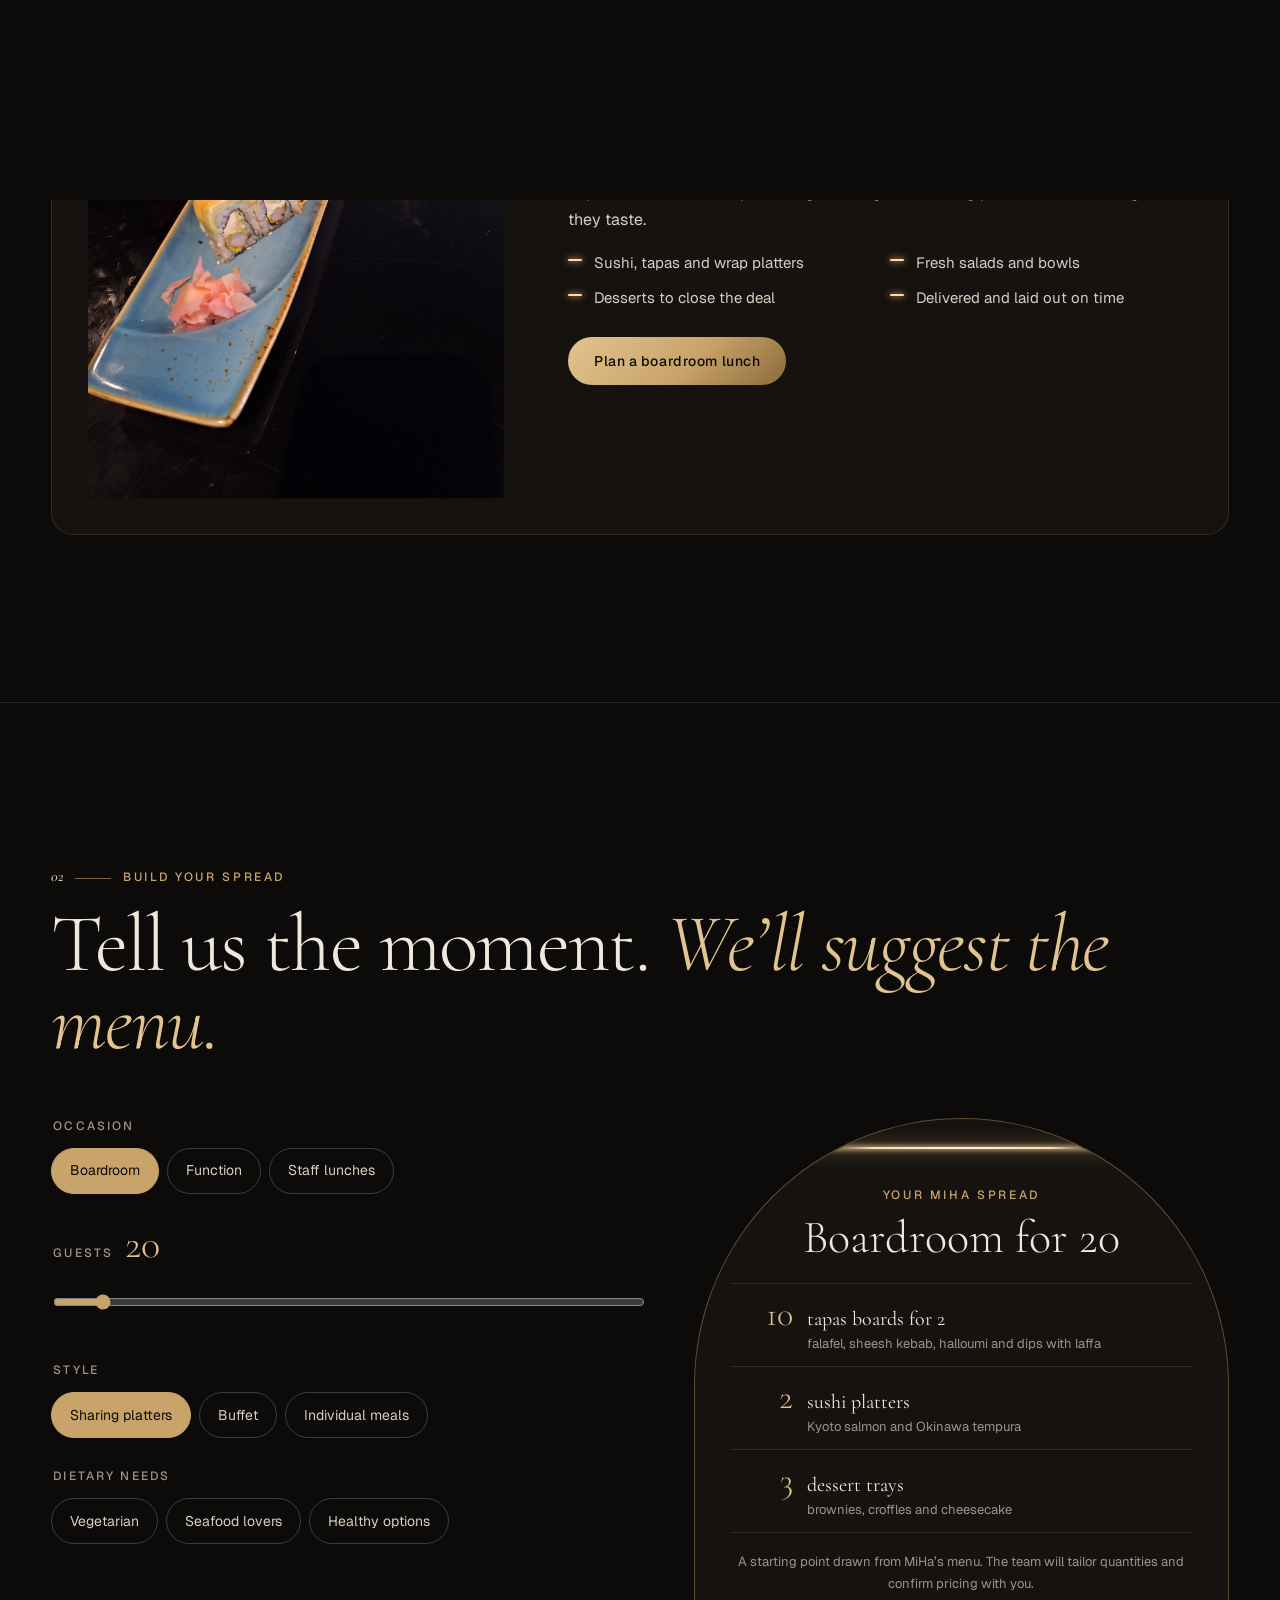
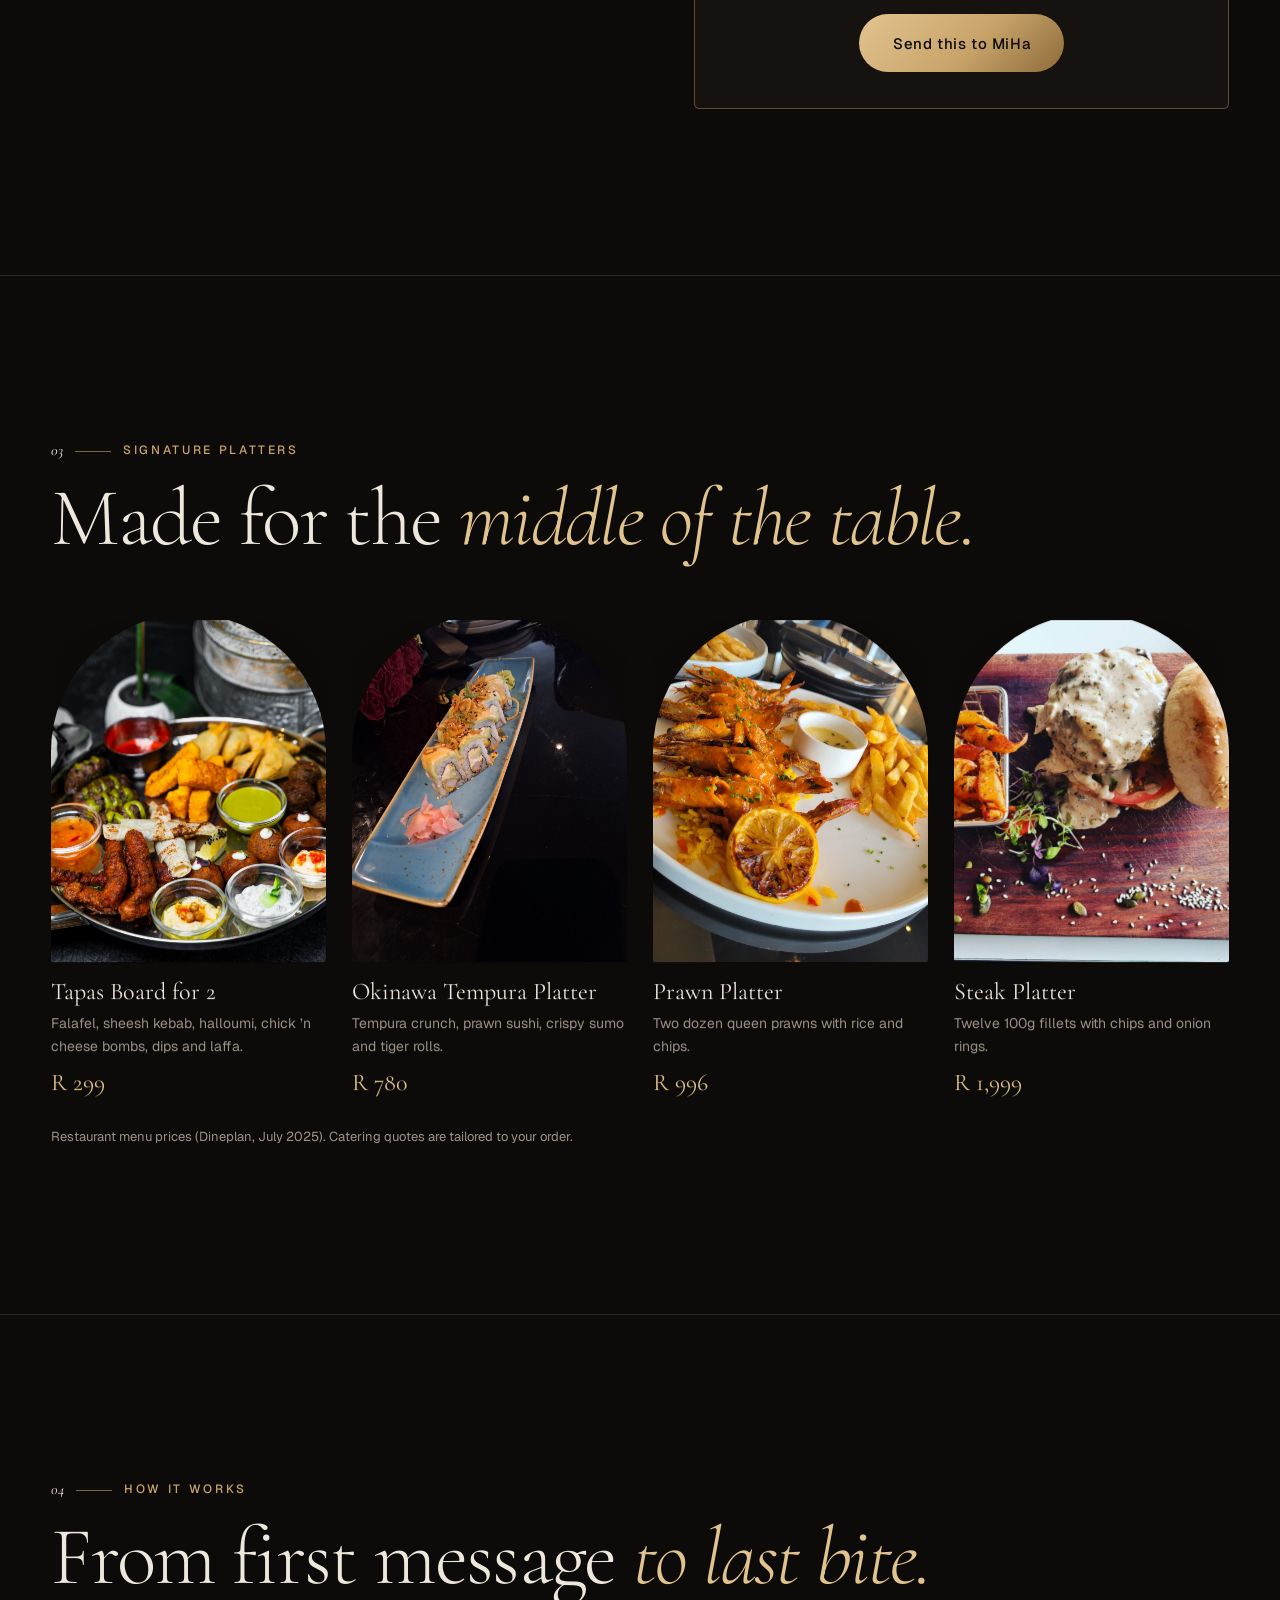
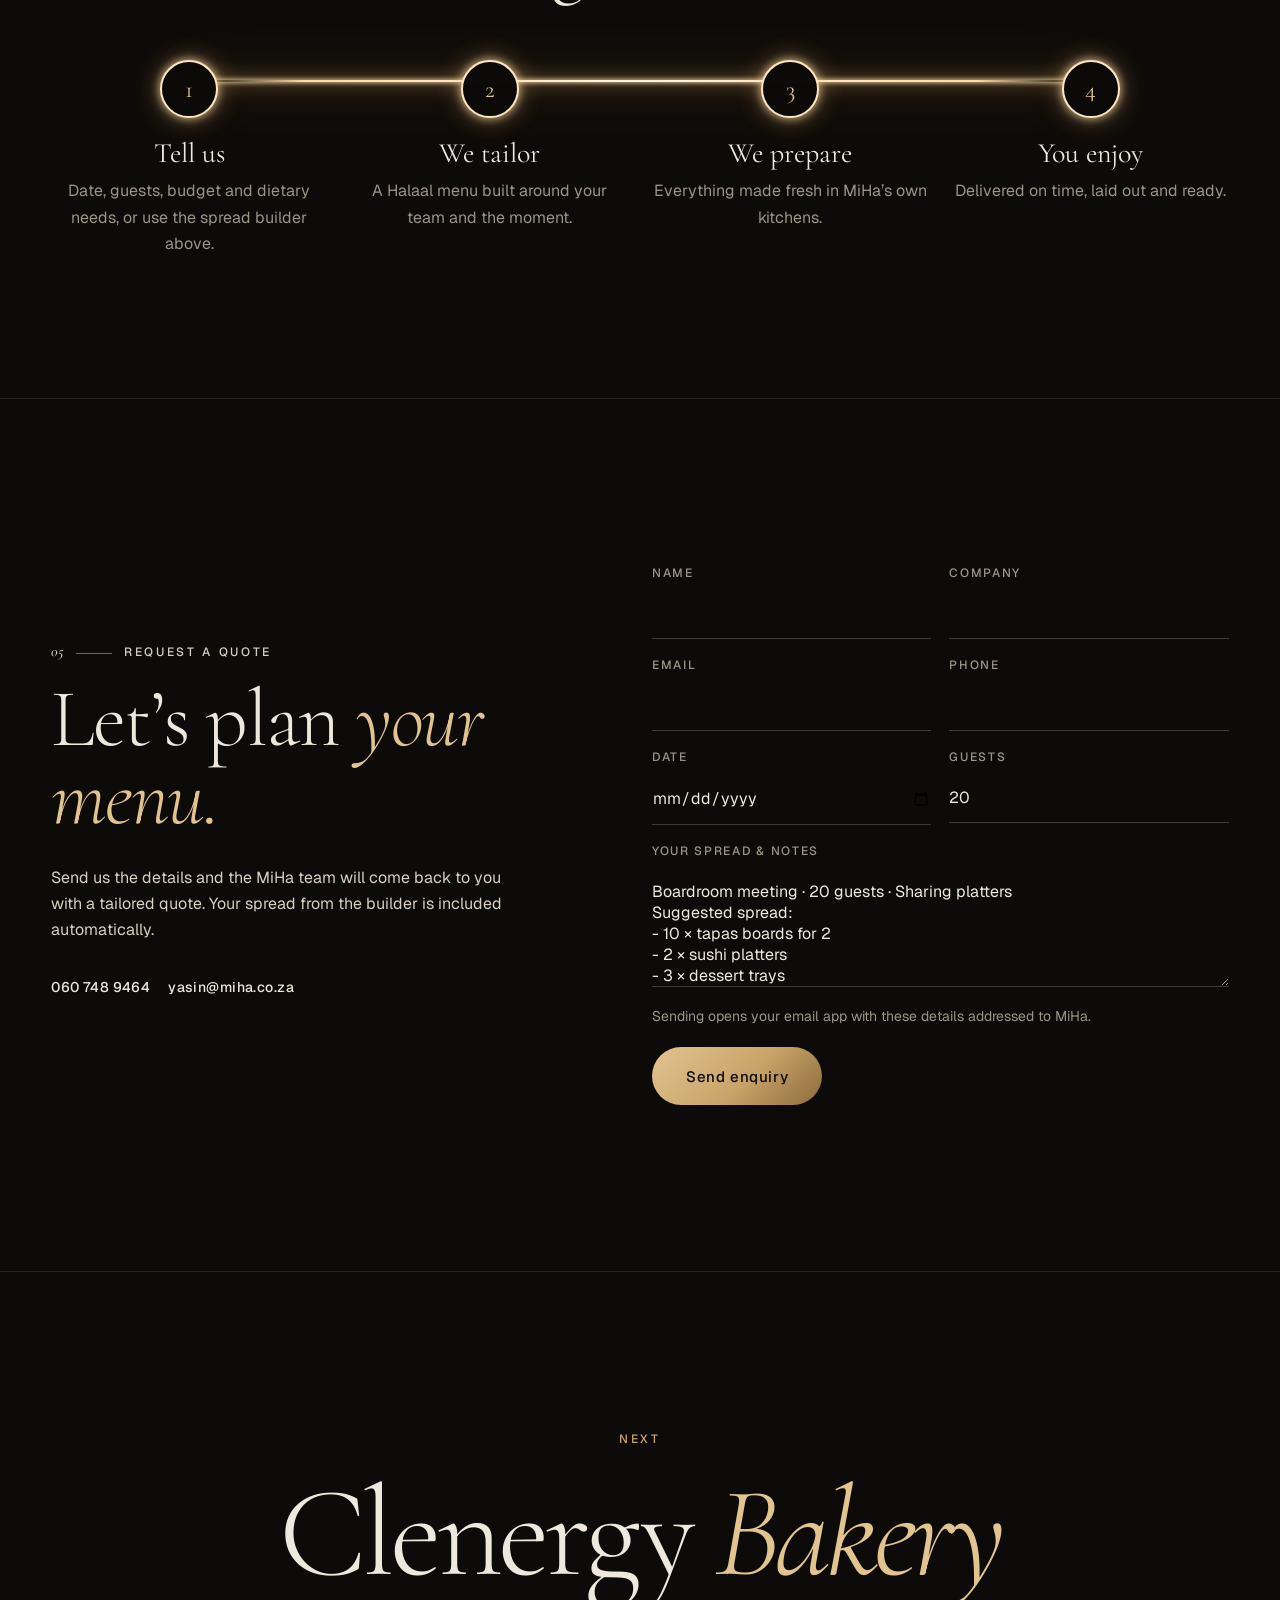
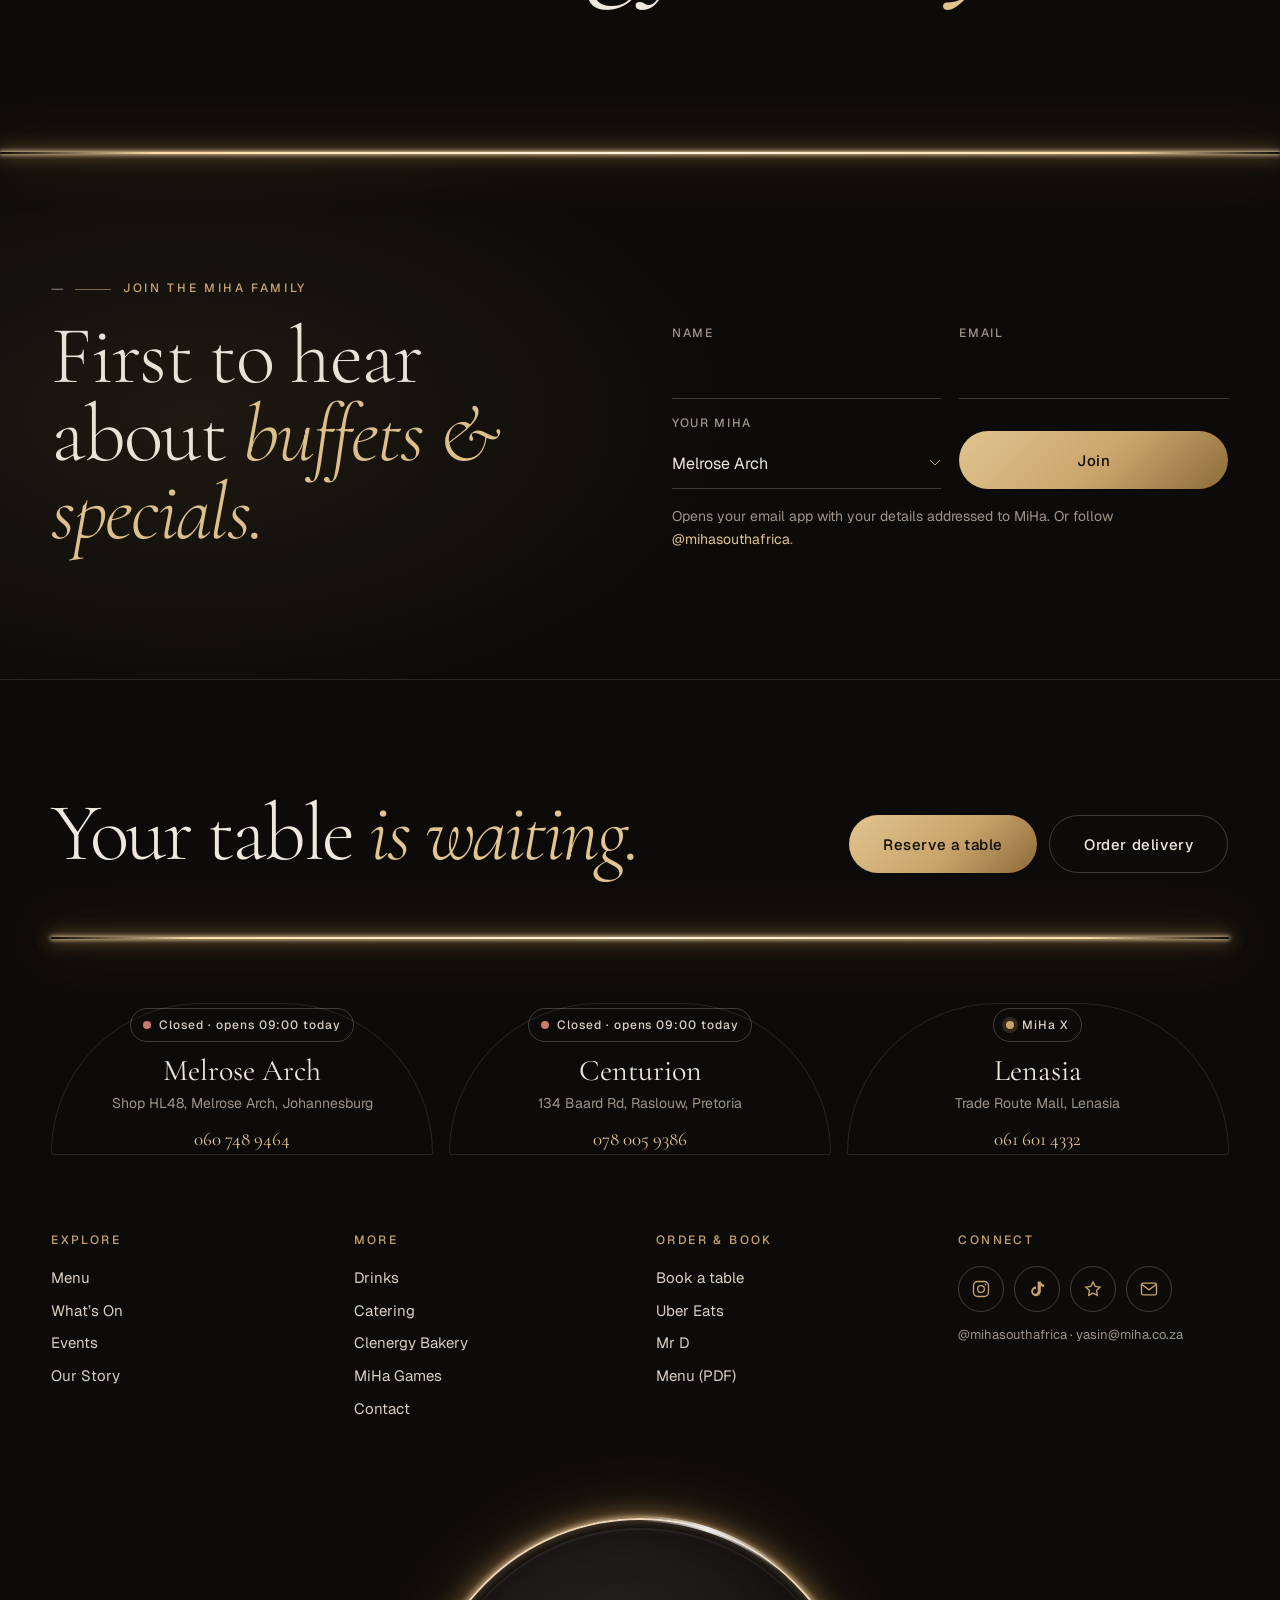
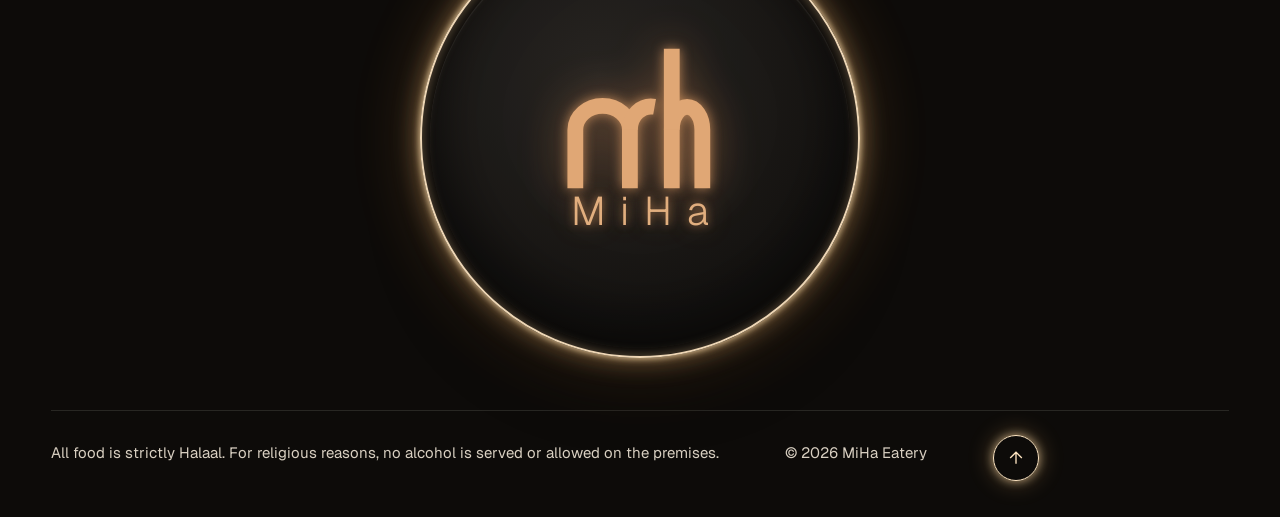
<file: catering.html>
<!doctype html>
<html lang="en-ZA" class="no-js">
<head>
<meta charset="utf-8">
<meta name="viewport" content="width=device-width, initial-scale=1">
<title>Catering & Staff Lunches · MiHa Eatery</title>
<meta name="description" content="Strictly Halaal catering from MiHa: boardroom meetings, functions and daily staff lunches, made in our own kitchens.">
<meta name="theme-color" content="#0d0b09">
<meta property="og:type" content="website">
<meta property="og:site_name" content="MiHa Eatery">
<meta property="og:title" content="Catering & Staff Lunches · MiHa Eatery">
<meta property="og:description" content="Strictly Halaal catering from MiHa: boardroom meetings, functions and daily staff lunches, made in our own kitchens.">
<meta property="og:image" content="https://onlinepixelcode-collab.github.io/miha-website/img/brand/share.png?v=2">
<meta property="og:image:secure_url" content="https://onlinepixelcode-collab.github.io/miha-website/img/brand/share.png?v=2">
<meta property="og:image:type" content="image/png">
<meta property="og:image:width" content="1200">
<meta property="og:image:height" content="630">
<meta property="og:image:alt" content="MiHa Eatery logo">
<meta name="twitter:card" content="summary_large_image">
<meta name="twitter:title" content="Catering & Staff Lunches · MiHa Eatery">
<meta name="twitter:description" content="Strictly Halaal catering from MiHa: boardroom meetings, functions and daily staff lunches, made in our own kitchens.">
<meta name="twitter:image" content="https://onlinepixelcode-collab.github.io/miha-website/img/brand/share.png?v=2">
<link rel="icon" type="image/svg+xml" href="img/brand/mh-mark.svg">
<link rel="icon" type="image/png" sizes="32x32" href="img/brand/favicon-32.png">
<link rel="apple-touch-icon" href="img/brand/apple-touch-icon.png">
<link rel="preconnect" href="https://fonts.googleapis.com">
<link rel="preconnect" href="https://fonts.gstatic.com" crossorigin>
<link href="https://fonts.googleapis.com/css2?family=Amiri:wght@700&family=Cormorant+Garamond:ital,wght@0,300;0,400;0,500;0,700;1,300;1,400&family=Geist:wght@300;400;500;600&display=swap" rel="stylesheet">
<link rel="stylesheet" href="style.css?v=mwsaofd5">
<script>document.documentElement.classList.replace('no-js','js');try{var t=localStorage.getItem('miha-theme');if(t)document.documentElement.dataset.theme=t}catch(e){}</script>
</head>
<body>
<a class="skip" href="#main">Skip to content</a>
<div class="loader" aria-hidden="true">
  <div class="loader__panel loader__panel--top"></div><div class="loader__panel loader__panel--bottom"></div>
  <div class="loader__inner"><svg class="mh loader__mark" viewBox="40 50 440 430" fill="none" stroke="currentColor" stroke-width="46" aria-hidden="true"><path pathLength="1" d="M73 470V300a79.5 70 0 0 1 159 0v170"/><path pathLength="1" d="M232 300a62 68 0 0 1 72-67"/><path pathLength="1" d="M354 64v406"/><path pathLength="1" d="M354 300a44.5 67 0 0 1 89 0v170"/></svg><div class="loader__word">MiHa</div><div class="loader__line"><i></i></div><div class="loader__meta"><span>Miya</span><span class="loader__count">00</span><span>Hassim</span></div></div>
</div>
<div class="curtain" aria-hidden="true"><div class="curtain__disc"><svg class="mh curtain__mark" viewBox="40 50 440 430" fill="none" stroke="currentColor" stroke-width="46" aria-hidden="true"><path pathLength="1" d="M73 470V300a79.5 70 0 0 1 159 0v170"/><path pathLength="1" d="M232 300a62 68 0 0 1 72-67"/><path pathLength="1" d="M354 64v406"/><path pathLength="1" d="M354 300a44.5 67 0 0 1 89 0v170"/></svg><p class="curtain__word">MiHa</p></div></div>
<div class="cursor" aria-hidden="true"><div class="cursor__dot"></div><div class="cursor__ring"><span class="cursor__label"></span></div></div>
<div class="grain" aria-hidden="true"></div>

<header class="nav">
  <a class="nav__logo" href="index.html" data-title="MiHa" aria-label="MiHa Eatery, home"><svg class="mh " viewBox="40 50 440 430" fill="none" stroke="currentColor" stroke-width="46" aria-hidden="true"><path pathLength="1" d="M73 470V300a79.5 70 0 0 1 159 0v170"/><path pathLength="1" d="M232 300a62 68 0 0 1 72-67"/><path pathLength="1" d="M354 64v406"/><path pathLength="1" d="M354 300a44.5 67 0 0 1 89 0v170"/></svg><span>MiHa</span></a>
  <nav class="nav__links" aria-label="Main">
    <a href="menu.html">Menu</a>
    <a href="whats-on.html">What’s On</a>
    <a href="events.html">Events</a>
    <a href="story.html">Our Story</a>
    <a href="drinks.html">Drinks</a>
    <a href="catering.html">Catering</a>
    <a href="games.html">Games</a>
    <a href="contact.html">Contact</a>
  </nav>
  <div class="nav__right">
    <span class="halal" role="img" aria-label="Strictly Halaal" title="Strictly Halaal"><svg viewBox="0 0 100 100" aria-hidden="true"><circle cx="50" cy="50" r="46" fill="none" stroke="currentColor" stroke-width="3.2"/><text x="50" y="56" text-anchor="middle" font-family="Amiri, 'Geeza Pro', 'Arabic Typesetting', serif" font-size="38" font-weight="700" fill="currentColor">حلال</text><text x="50" y="79" text-anchor="middle" font-family="'Cormorant Garamond', Georgia, serif" font-size="15" font-weight="700" letter-spacing="1.5" fill="currentColor">HALAL</text></svg></span>
    <button class="theme-toggle" type="button" aria-label="Switch to light theme"><svg class="i-moon" viewBox="0 0 24 24" fill="none" stroke="currentColor" stroke-width="1.5" aria-hidden="true"><path d="M20 14.5A8 8 0 019.5 4a8 8 0 1010.5 10.5z"/></svg><svg class="i-sun" viewBox="0 0 24 24" fill="none" stroke="currentColor" stroke-width="1.5" aria-hidden="true"><circle cx="12" cy="12" r="4"/><path d="M12 2v2M12 20v2M2 12h2M20 12h2M4.9 4.9l1.4 1.4M17.7 17.7l1.4 1.4M4.9 19.1l1.4-1.4M17.7 6.3l1.4-1.4"/></svg></button>
    <a class="btn btn--gold mag" href="reserve.html#book" data-cursor="Book"><span>Reserve</span></a>
    <button class="nav__burger" aria-label="Open menu" aria-expanded="false" aria-controls="drawer"><i></i><i></i></button>
  </div>
</header>
<div class="drawer" id="drawer" hidden>
  <nav aria-label="Mobile">
    <a href="index.html"><small>01</small>Home</a>
    <a href="menu.html"><small>02</small>Menu</a>
    <a href="whats-on.html"><small>03</small>What’s On</a>
    <a href="events.html"><small>04</small>Events</a>
    <a href="story.html"><small>05</small>Our Story</a>
    <a href="drinks.html"><small>06</small>Drinks</a>
    <a href="catering.html"><small>07</small>Catering</a>
    <a href="bakery.html"><small>08</small>Bakery</a>
    <a href="games.html"><small>09</small>MiHa Games</a>
    <a href="contact.html"><small>10</small>Contact</a>
    <a href="reserve.html#book"><small>11</small>Reserve</a>
  </nav>
  <p class="drawer__foot">Melrose Arch · Centurion<br>Strictly Halaal · Alcohol-free</p>
</div>
<main id="main">

<section class="shero cat-hero">
  <div class="wrap shero__grid">
    <div class="shero__copy">
      <p class="crumbs"><a href="index.html">MiHa</a> &nbsp;/&nbsp; Catering</p>
      <h1 class="display phero__title"><span class="line"><span>MiHa,</span></span><span class="line"><span><em>wherever you meet.</em></span></span></h1>
      <p class="lead">Boardroom lunches, year-end functions and daily staff meals. Strictly Halaal, made in our own kitchens and delivered ready to enjoy.</p>
      <p class="cat-hero__ctas"><a class="btn btn--gold btn--lg mag" href="#build"><span>Build your spread</span></a><a class="btn btn--ghost btn--lg mag" href="#occasions"><span>Explore occasions</span></a></p>
    </div>
    <div class="shero__arches">
      <figure class="arch arch--tall" data-clip><img src="img/miha/g-platter.jpg" alt="A MiHa tapas platter with falafel, kebabs and dips" loading="lazy"></figure>
      <figure class="arch arch--small" data-clip><img src="img/miha/g-sushi.jpg" alt="MiHa sushi" loading="lazy"></figure>
    </div>
  </div>
</section>

<section class="cat-trust" aria-label="Why MiHa catering">
  <div class="led" aria-hidden="true"></div>
  <ul class="wrap cat-trust__list">
    <li><b>Strictly Halaal</b><span>Every dish, every order</span></li>
    <li><b>Own kitchens</b><span>Made fresh by MiHa</span></li>
    <li><b>Any size</b><span>From 6 to your whole company</span></li>
    <li><b>Decor &amp; setup</b><span>For functions, on request</span></li>
  </ul>
  <div class="led" aria-hidden="true"></div>
</section>

<section class="sec" id="occasions">
  <div class="wrap">
    <p class="eyebrow"><span class="num">01</span> Choose your occasion</p>
    <h2 class="h2">Three ways to <em>bring MiHa in.</em></h2>
    <div class="occ-pick" role="tablist" aria-label="Catering occasions">
      <button class="occ-pick__btn is-on" role="tab" aria-selected="true" aria-controls="occ-boardroom" id="t-boardroom"><span>01</span><b>Boardroom</b><small>Meetings &amp; client lunches</small></button>
      <button class="occ-pick__btn" role="tab" aria-selected="false" aria-controls="occ-function" id="t-function"><span>02</span><b>Functions</b><small>Launches &amp; year-ends</small></button>
      <button class="occ-pick__btn" role="tab" aria-selected="false" aria-controls="occ-staff" id="t-staff"><span>03</span><b>Staff lunches</b><small>Daily or weekly meals</small></button>
    </div>
    <div class="occ-panels">
      <article class="occ-panel is-on" role="tabpanel" id="occ-boardroom" aria-labelledby="t-boardroom">
        <figure class="arch" data-clip><img src="img/miha/g-sushi.jpg" alt="A MiHa sushi platter" loading="lazy"></figure>
        <div><h3>The boardroom, <em>elevated.</em></h3><p>Impress clients and keep meetings moving with sharing platters that look as good as they taste.</p>
          <ul class="ticks"><li>Sushi, tapas and wrap platters</li><li>Fresh salads and bowls</li><li>Desserts to close the deal</li><li>Delivered and laid out on time</li></ul>
          <a class="btn btn--gold mag" href="#build" data-occ="Boardroom meeting"><span>Plan a boardroom lunch</span></a></div>
      </article>
      <article class="occ-panel" role="tabpanel" id="occ-function" aria-labelledby="t-function" hidden>
        <figure class="arch" data-clip><img src="img/miha/g-prawns.jpg" alt="MiHa Portuguese prawns" loading="lazy"></figure>
        <div><h3>Functions that <em>feel like MiHa.</em></h3><p>Product launches, year-end parties and celebrations. Platters, buffets and the decor and setup to match.</p>
          <ul class="ticks"><li>Grills, prawns and family platters</li><li>Buffet or sharing style</li><li>Decor and setup available</li><li>Alcohol-free, so everyone joins in</li></ul>
          <a class="btn btn--gold mag" href="#build" data-occ="Function or year-end"><span>Plan a function</span></a></div>
      </article>
      <article class="occ-panel" role="tabpanel" id="occ-staff" aria-labelledby="t-staff" hidden>
        <figure class="arch" data-clip><img src="img/miha/g-burger.jpg" alt="A MiHa burger" loading="lazy"></figure>
        <div><h3>Lunch, <em>sorted every day.</em></h3><p>Feed the team without the daily debate. Choose the model that suits your company and we deliver.</p>
          <ul class="ticks"><li>Pastas, gourmet burgers and wraps</li><li>Salads and healthy Clenergy options</li><li>Daily or weekly schedules</li><li>Simple, predictable per-meal pricing</li></ul>
          <a class="btn btn--gold mag" href="#build" data-occ="Staff lunches"><span>Set up staff lunches</span></a></div>
      </article>
    </div>
  </div>
</section>

<section class="sec sec--line cat-build" id="build">
  <div class="wrap">
    <p class="eyebrow"><span class="num">02</span> Build your spread</p>
    <h2 class="h2">Tell us the moment. <em>We’ll suggest the menu.</em></h2>
    <div class="cb">
      <form class="cb__form" aria-label="Build your spread">
        <fieldset><legend>Occasion</legend><div class="chips" data-key="occ">
          <label><input type="radio" name="occ" value="Boardroom meeting" checked><span>Boardroom</span></label>
          <label><input type="radio" name="occ" value="Function or year-end"><span>Function</span></label>
          <label><input type="radio" name="occ" value="Staff lunches"><span>Staff lunches</span></label>
        </div></fieldset>
        <fieldset><legend>Guests <output class="cb__guests">20</output></legend><input class="cb__range" type="range" min="6" max="200" step="2" value="20" aria-label="Number of guests"></fieldset>
        <fieldset><legend>Style</legend><div class="chips" data-key="style">
          <label><input type="radio" name="style" value="Sharing platters" checked><span>Sharing platters</span></label>
          <label><input type="radio" name="style" value="Buffet"><span>Buffet</span></label>
          <label><input type="radio" name="style" value="Individual meals"><span>Individual meals</span></label>
        </div></fieldset>
        <fieldset><legend>Dietary needs</legend><div class="chips" data-key="diet">
          <label><input type="checkbox" name="diet" value="Vegetarian"><span>Vegetarian</span></label>
          <label><input type="checkbox" name="diet" value="Seafood lovers"><span>Seafood lovers</span></label>
          <label><input type="checkbox" name="diet" value="Healthy options"><span>Healthy options</span></label>
        </div></fieldset>
      </form>
      <aside class="cb__out" aria-live="polite">
        <div class="cb__led" aria-hidden="true"></div>
        <p class="eyebrow">Your MiHa spread</p>
        <h3 class="cb__title">Boardroom for 20</h3>
        <ul class="cb__list"></ul>
        <p class="cb__note">A starting point drawn from MiHa’s menu. The team will tailor quantities and confirm pricing with you.</p>
        <a class="btn btn--gold btn--lg mag cb__send" href="#enquire"><span>Send this to MiHa</span></a>
      </aside>
    </div>
  </div>
</section>

<section class="sec sec--line">
  <div class="wrap">
    <p class="eyebrow"><span class="num">03</span> Signature platters</p>
    <h2 class="h2">Made for the <em>middle of the table.</em></h2>
    <div class="plats">
      <article class="plat" data-reveal><figure class="arch" data-clip><img src="img/miha/g-platter.jpg" alt="Tapas board" loading="lazy"></figure><h3>Tapas Board for 2</h3><p>Falafel, sheesh kebab, halloumi, chick ’n cheese bombs, dips and laffa.</p><b>R 299</b></article>
      <article class="plat" data-reveal><figure class="arch" data-clip><img src="img/miha/g-sushi.jpg" alt="Sushi platter" loading="lazy"></figure><h3>Okinawa Tempura Platter</h3><p>Tempura crunch, prawn sushi, crispy sumo and tiger rolls.</p><b>R 780</b></article>
      <article class="plat" data-reveal><figure class="arch" data-clip><img src="img/miha/g-prawns.jpg" alt="Prawn platter" loading="lazy"></figure><h3>Prawn Platter</h3><p>Two dozen queen prawns with rice and chips.</p><b>R 996</b></article>
      <article class="plat" data-reveal><figure class="arch" data-clip><img src="img/miha/g-burger-board.jpg" alt="Steak platter" loading="lazy"></figure><h3>Steak Platter</h3><p>Twelve 100g fillets with chips and onion rings.</p><b>R 1,999</b></article>
    </div>
    <p class="cat-small">Restaurant menu prices (Dineplan, July 2025). Catering quotes are tailored to your order.</p>
  </div>
</section>

<section class="sec sec--line">
  <div class="wrap">
    <p class="eyebrow"><span class="num">04</span> How it works</p>
    <h2 class="h2">From first message <em>to last bite.</em></h2>
    <ol class="flow">
      <li data-reveal><span class="flow__dot">1</span><h3>Tell us</h3><p>Date, guests, budget and dietary needs, or use the spread builder above.</p></li>
      <li data-reveal><span class="flow__dot">2</span><h3>We tailor</h3><p>A Halaal menu built around your team and the moment.</p></li>
      <li data-reveal><span class="flow__dot">3</span><h3>We prepare</h3><p>Everything made fresh in MiHa’s own kitchens.</p></li>
      <li data-reveal><span class="flow__dot">4</span><h3>You enjoy</h3><p>Delivered on time, laid out and ready.</p></li>
    </ol>
    <div class="led flow__led" aria-hidden="true"></div>
  </div>
</section>

<section class="sec sec--line" id="enquire"><div class="wrap split">
  <div class="split__txt split__txt--form">
    <p class="eyebrow"><span class="num">05</span> Request a quote</p>
    <h2 class="h2">Let’s plan <em>your menu.</em></h2>
    <p>Send us the details and the MiHa team will come back to you with a tailored quote. Your spread from the builder is included automatically.</p>
    <p class="cside"><a class="link-arrow" href="tel:+27607489464">060 748 9464</a><a class="link-arrow" href="mailto:yasin@miha.co.za">yasin@miha.co.za</a></p>
  </div>
  <form class="form split__form" data-mailto="yasin@miha.co.za" data-subject="Catering enquiry">
    <div class="field"><label for="c-name">Name</label><input id="c-name" name="name" required autocomplete="name"></div>
    <div class="field"><label for="c-company">Company</label><input id="c-company" name="company" autocomplete="organization"></div>
    <div class="field"><label for="c-email">Email</label><input id="c-email" name="email" type="email" required autocomplete="email"></div>
    <div class="field"><label for="c-phone">Phone</label><input id="c-phone" name="phone" type="tel" autocomplete="tel"></div>
    <div class="field"><label for="c-date">Date</label><input id="c-date" name="date" type="date"></div>
    <div class="field"><label for="c-guests">Guests</label><input id="c-guests" name="guests" type="number" min="1"></div>
    <div class="field field--full"><label for="c-msg">Your spread &amp; notes</label><textarea id="c-msg" name="message"></textarea></div>
    <p class="form__note">Sending opens your email app with these details addressed to MiHa.</p>
    <p><button class="btn btn--gold btn--lg mag" type="submit"><span>Send enquiry</span></button></p>
    <p class="form__ok" hidden>Thank you. Your email app should now be open with your enquiry ready to send.</p>
  </form>
</div></section>
<a class="next" href="bakery.html" data-title="Clenergy Bakery" data-cursor="Next"><small>Next</small><strong>Clenergy <em>Bakery</em></strong></a>
</main>

<section class="join" aria-labelledby="join-title">
  <div class="led led--edge" aria-hidden="true"></div>
  <div class="wrap join__grid">
    <div>
      <p class="eyebrow"><span class="num">—</span> Join the MiHa family</p>
      <h2 class="h2" id="join-title">First to hear about <em>buffets &amp; specials.</em></h2>
    </div>
    <form class="join__form" data-mailto="yasin@miha.co.za" data-subject="Join the MiHa family">
      <div class="field"><label for="j-name">Name</label><input id="j-name" name="name" autocomplete="name" required></div>
      <div class="field"><label for="j-email">Email</label><input id="j-email" name="email" type="email" autocomplete="email" required></div>
      <div class="field"><label for="j-branch">Your MiHa</label><select id="j-branch" name="branch"><option>Melrose Arch</option><option>Centurion</option><option>MiHa X Lenasia</option></select></div>
      <button class="btn btn--gold btn--lg mag" type="submit"><span>Join</span></button>
      <p class="form__note">Opens your email app with your details addressed to MiHa. Or follow <a href="https://www.instagram.com/mihasouthafrica/" target="_blank" rel="noopener">@mihasouthafrica</a>.</p>
      <p class="form__ok" hidden>Welcome to the family. Your email app should now be open, ready to send.</p>
    </form>
  </div>
</section>
<footer class="footer">
  <div class="wrap">
    <div class="fcta">
      <h2 class="fcta__title">Your table <em>is waiting.</em></h2>
      <div class="fcta__btns"><a class="btn btn--gold btn--lg" href="reserve.html#book"><span>Reserve a table</span></a><a class="btn btn--ghost btn--lg" href="https://www.ubereats.com/za/search?q=MiHa%20Melrose%20Arch" target="_blank" rel="noopener"><span>Order delivery</span></a></div>
    </div>
    <div class="led fcta__led" aria-hidden="true"></div>
    <div class="fbranches">
      <a class="fbranch" data-branch="jhb" href="https://www.google.com/maps/search/?api=1&query=MiHa+Eatery+Melrose+Arch" target="_blank" rel="noopener"><span class="status"><i></i><em>…</em></span><b>Melrose Arch</b><small>Shop HL48, Melrose Arch, Johannesburg</small><span class="fbranch__tel">060 748 9464</span></a>
      <a class="fbranch" data-branch="pta" href="https://www.google.com/maps/search/?api=1&query=MiHa+Eatery+134+Baard+Rd+Raslouw" target="_blank" rel="noopener"><span class="status"><i></i><em>…</em></span><b>Centurion</b><small>134 Baard Rd, Raslouw, Pretoria</small><span class="fbranch__tel">078 005 9386</span></a>
      <a class="fbranch" href="https://www.instagram.com/mihax_lenasia/" target="_blank" rel="noopener"><span class="status status--new"><i></i><em>MiHa X</em></span><b>Lenasia</b><small>Trade Route Mall, Lenasia</small><span class="fbranch__tel">061 601 4332</span></a>
    </div>
    <div class="footer__grid">
      <div><h3>Explore</h3><p><a href="menu.html">Menu</a></p><p><a href="whats-on.html">What’s On</a></p><p><a href="events.html">Events</a></p><p><a href="story.html">Our Story</a></p></div>
      <div><h3>More</h3><p><a href="drinks.html">Drinks</a></p><p><a href="catering.html">Catering</a></p><p><a href="bakery.html">Clenergy Bakery</a></p><p><a href="games.html">MiHa Games</a></p><p><a href="contact.html">Contact</a></p></div>
      <div><h3>Order &amp; book</h3><p><a href="reserve.html#book">Book a table</a></p><p><a href="https://www.ubereats.com/za/search?q=MiHa%20Melrose%20Arch" target="_blank" rel="noopener">Uber Eats</a></p><p><a href="https://www.mrdfood.com/" target="_blank" rel="noopener">Mr D</a></p><p><a href="MiHa-Menu.pdf?v=mwsaofd5" target="_blank" rel="noopener">Menu (PDF)</a></p></div>
      <div><h3>Connect</h3>
        <div class="fsocial">
          <a href="https://www.instagram.com/mihasouthafrica/" target="_blank" rel="noopener" aria-label="MiHa on Instagram"><svg viewBox="0 0 24 24" fill="none" stroke="currentColor" stroke-width="1.6" aria-hidden="true"><rect x="3" y="3" width="18" height="18" rx="5"/><circle cx="12" cy="12" r="4"/><circle cx="17.5" cy="6.5" r="1" fill="currentColor" stroke="none"/></svg></a>
          <a href="https://www.tiktok.com/@mihasouthafrica" target="_blank" rel="noopener" aria-label="MiHa on TikTok"><svg viewBox="0 0 24 24" fill="currentColor" aria-hidden="true"><path d="M16.6 3c.4 2.1 1.7 3.5 3.9 3.7v3a7.4 7.4 0 01-3.9-1.2v6.3A5.8 5.8 0 1110.8 9v3.1a2.8 2.8 0 102 2.7V3h3.8z"/></svg></a>
          <a href="https://g.page/r/CccsfAQ77eEuEBM/review" target="_blank" rel="noopener" aria-label="Leave MiHa a Google review"><svg viewBox="0 0 24 24" fill="none" stroke="currentColor" stroke-width="1.6" aria-hidden="true"><path d="M12 3.5l2.6 5.3 5.9.9-4.3 4.1 1 5.8L12 16.9l-5.2 2.7 1-5.8-4.3-4.1 5.9-.9z"/></svg></a>
          <a href="mailto:yasin@miha.co.za" aria-label="Email MiHa"><svg viewBox="0 0 24 24" fill="none" stroke="currentColor" stroke-width="1.6" aria-hidden="true"><rect x="3" y="5" width="18" height="14" rx="2"/><path d="M3.5 6.5l8.5 6.5 8.5-6.5"/></svg></a>
        </div>
        <p class="fsocial__note">@mihasouthafrica · yasin@miha.co.za</p>
      </div>
    </div>
    <div class="footer__lockup sign" aria-hidden="true"><div class="sign__in"><svg class="mh " viewBox="40 50 440 430" fill="none" stroke="currentColor" stroke-width="46" aria-hidden="true"><path pathLength="1" d="M73 470V300a79.5 70 0 0 1 159 0v170"/><path pathLength="1" d="M232 300a62 68 0 0 1 72-67"/><path pathLength="1" d="M354 64v406"/><path pathLength="1" d="M354 300a44.5 67 0 0 1 89 0v170"/></svg><p>MiHa</p></div></div>
    <div class="footer__base">
      <p>All food is strictly Halaal. For religious reasons, no alcohol is served or allowed on the premises.</p>
      <p>© <span class="year">2026</span> MiHa Eatery</p>
      <button class="totop" type="button" aria-label="Back to top"><svg viewBox="0 0 24 24" fill="none" stroke="currentColor" stroke-width="1.6" aria-hidden="true"><path d="M12 19V5M5 12l7-7 7 7"/></svg></button>
    </div>
  </div>
</footer>
<div class="mbar"><a href="reserve.html#book" class="mbar__main">Reserve</a><a href="tel:+27607489464">Call</a><a href="reserve.html#branches">Directions</a></div>
<script src="vendor/gsap.min.js?v=mwsaofd5"></script>
<script src="vendor/ScrollTrigger.min.js?v=mwsaofd5"></script>
<script src="vendor/lenis.min.js?v=mwsaofd5"></script>
<script src="main.js?v=mwsaofd5"></script>
<script src="concierge.js?v=mwsaofd5"></script>
<script src="booking.js?v=mwsaofd5"></script>
<script src="picks.js?v=mwsaofd5"></script>
<script src="catering.js?v=mwsaofd5"></script>
<script src="whatson.js?v=mwsaofd5"></script>
<script src="games.js?v=mwsaofd5"></script>
</body>
</html>
</file>
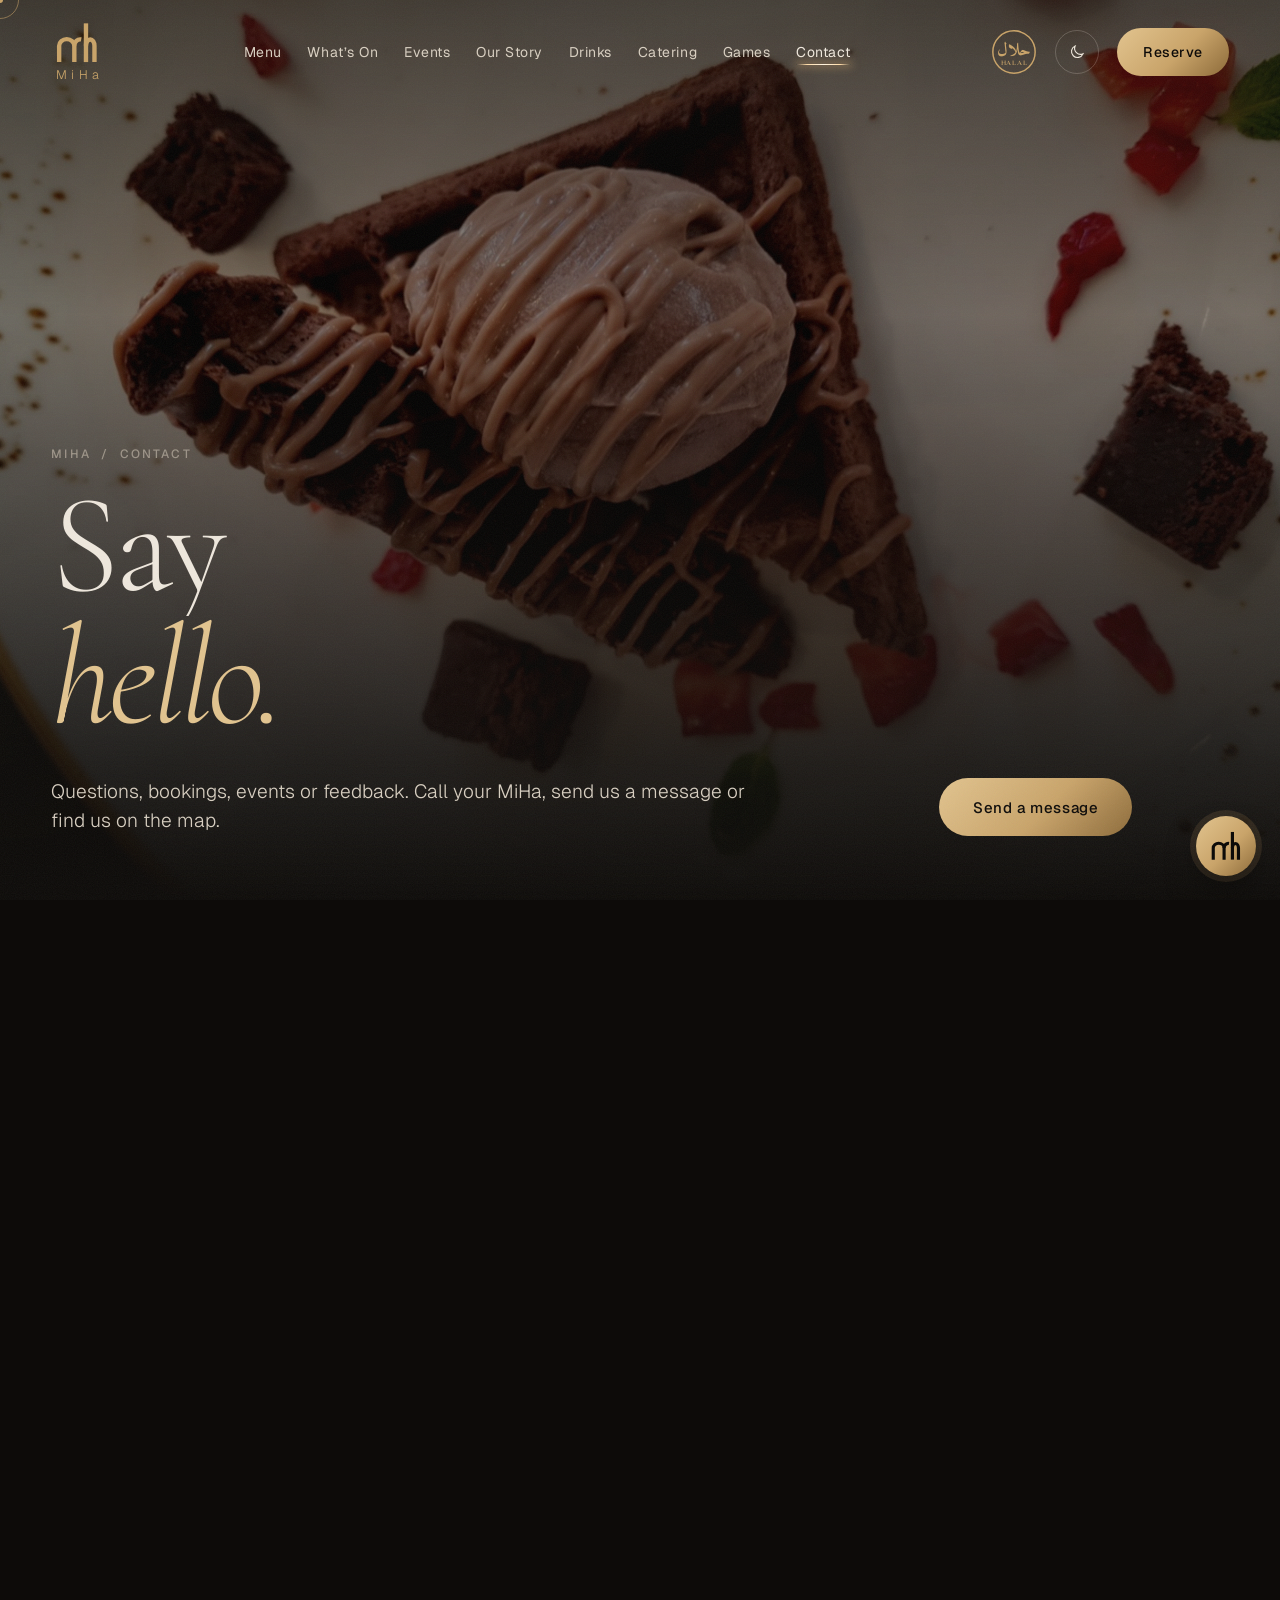
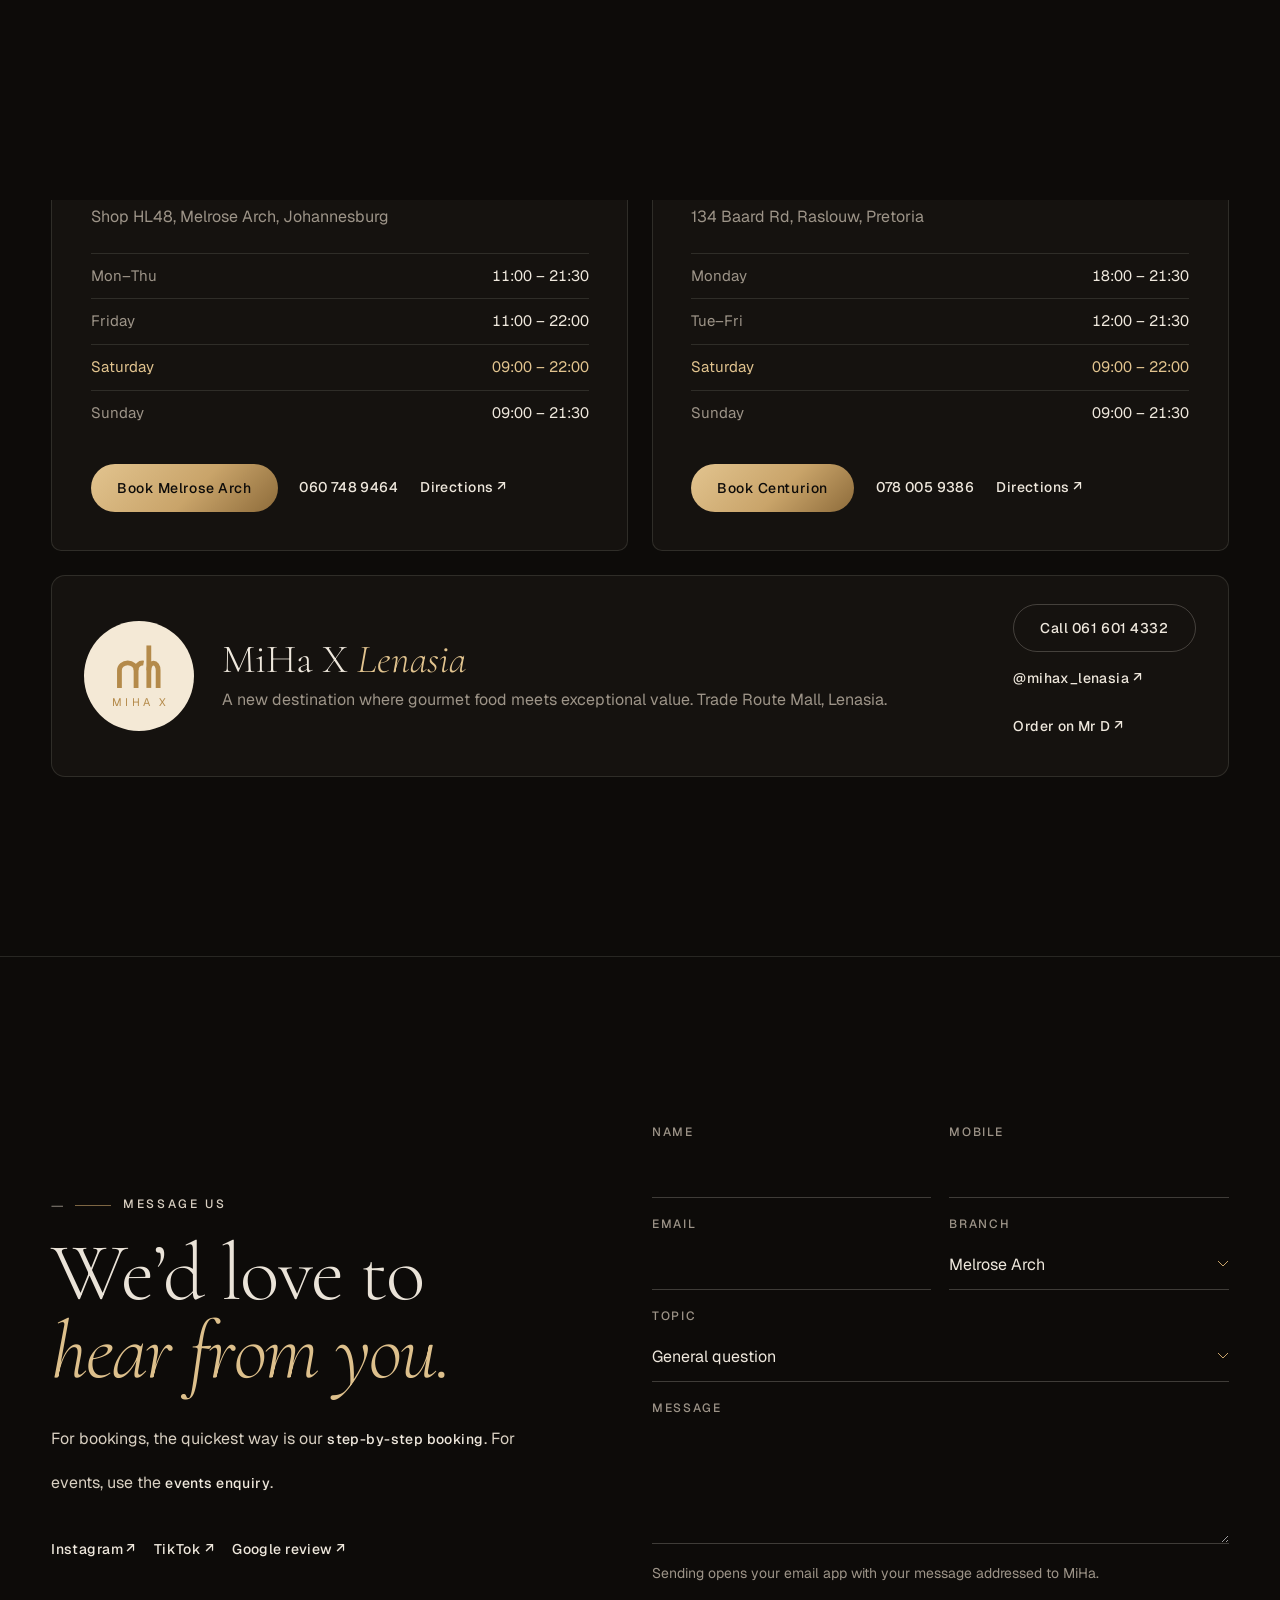
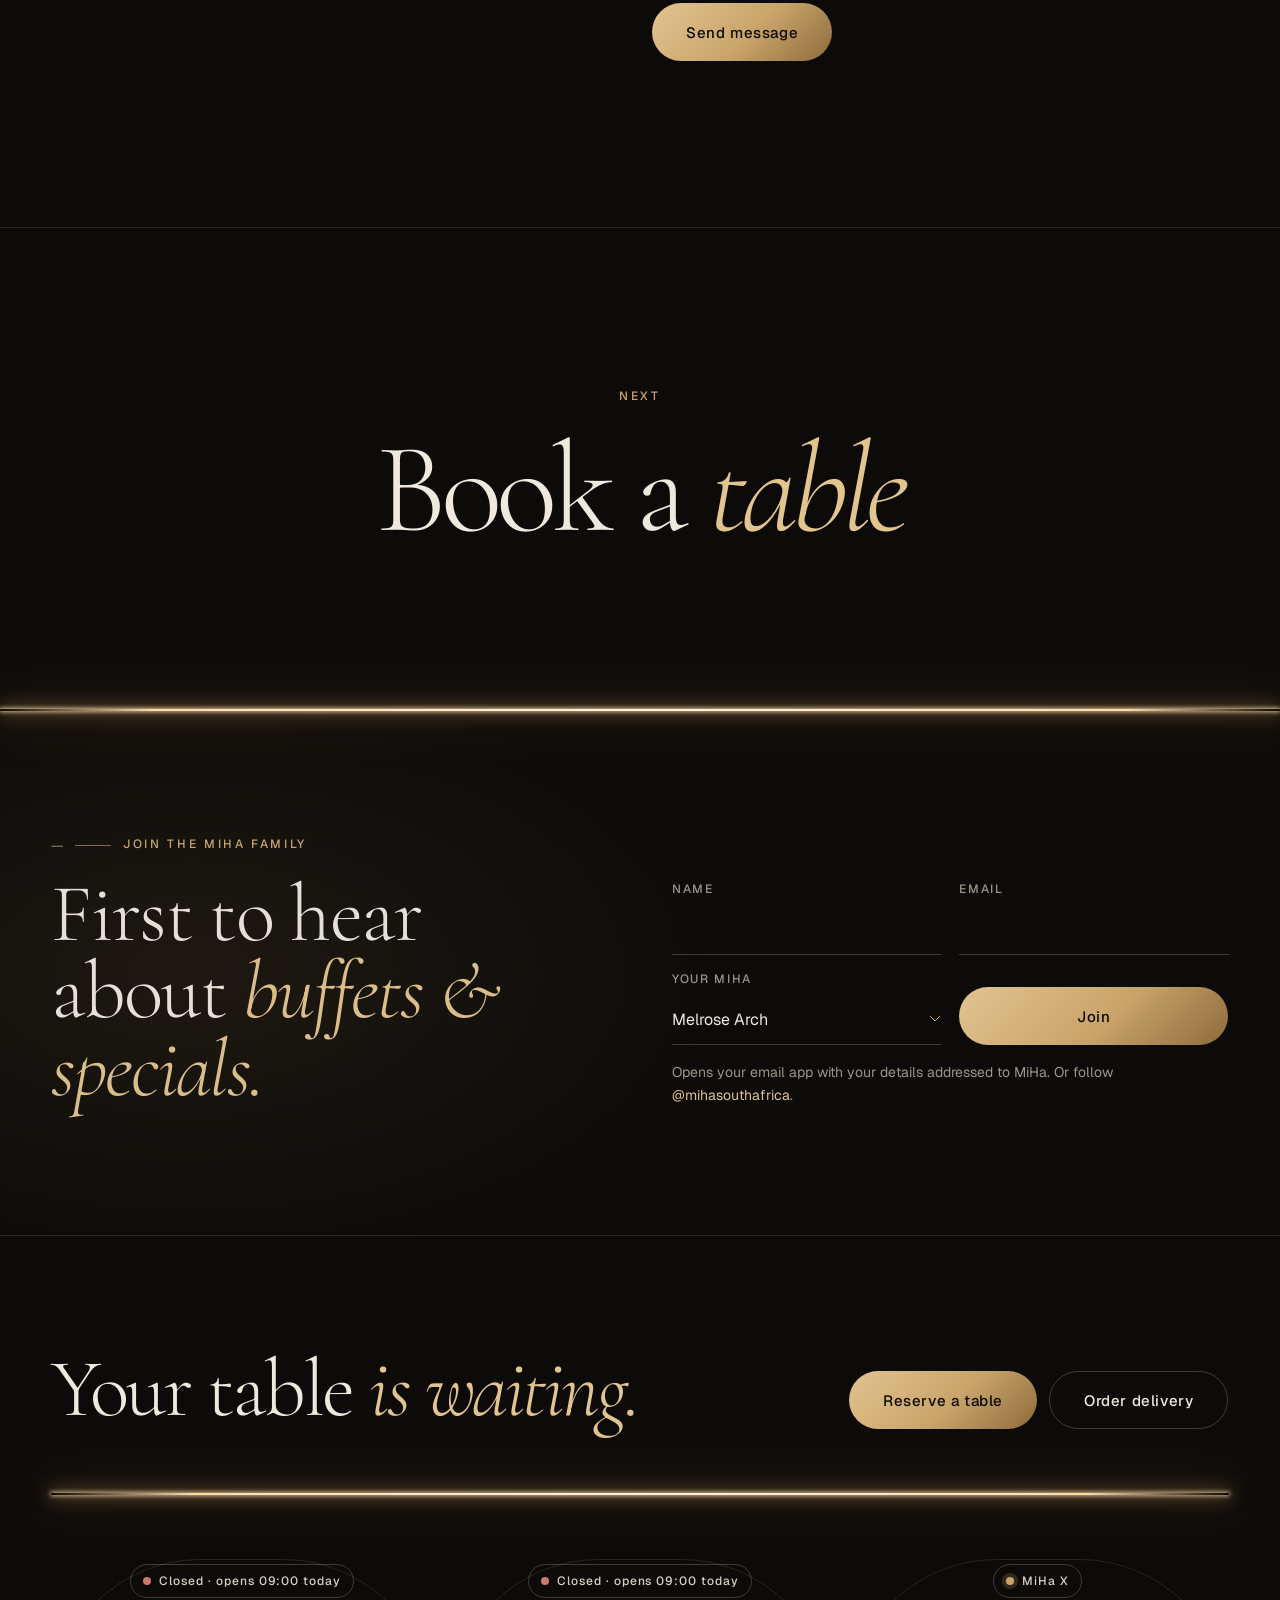
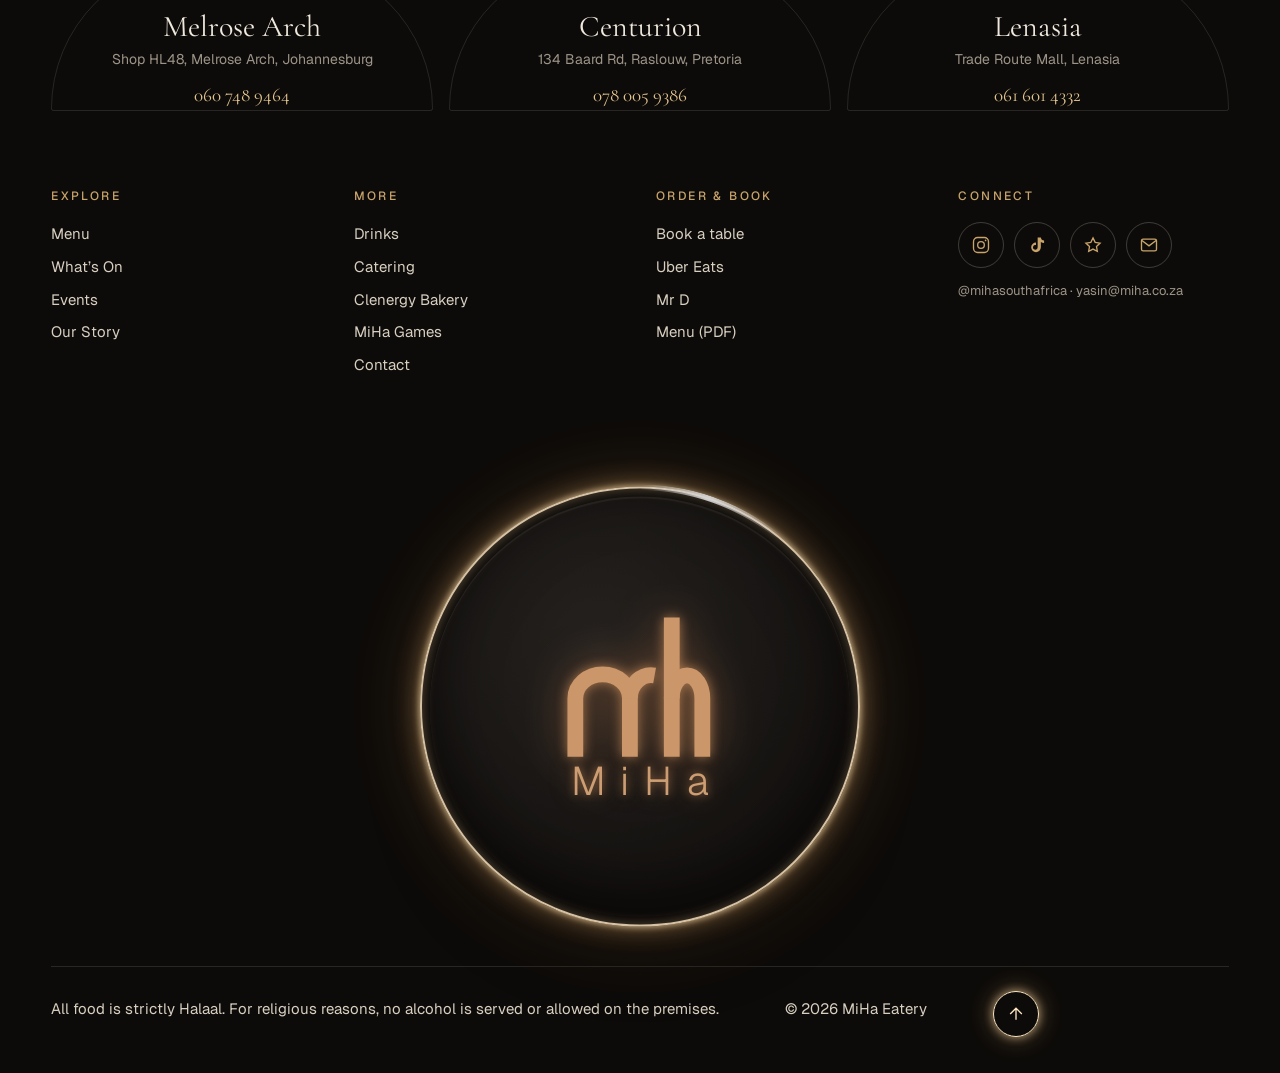
<file: contact.html>
<!doctype html>
<html lang="en-ZA" class="no-js">
<head>
<meta charset="utf-8">
<meta name="viewport" content="width=device-width, initial-scale=1">
<title>Contact · MiHa Eatery</title>
<meta name="description" content="Contact MiHa Melrose Arch, MiHa Centurion and MiHa X Lenasia: phone numbers, email, trading hours and directions.">
<meta name="theme-color" content="#0d0b09">
<meta property="og:type" content="website">
<meta property="og:site_name" content="MiHa Eatery">
<meta property="og:title" content="Contact · MiHa Eatery">
<meta property="og:description" content="Contact MiHa Melrose Arch, MiHa Centurion and MiHa X Lenasia: phone numbers, email, trading hours and directions.">
<meta property="og:image" content="https://onlinepixelcode-collab.github.io/miha-website/img/brand/share.png?v=2">
<meta property="og:image:secure_url" content="https://onlinepixelcode-collab.github.io/miha-website/img/brand/share.png?v=2">
<meta property="og:image:type" content="image/png">
<meta property="og:image:width" content="1200">
<meta property="og:image:height" content="630">
<meta property="og:image:alt" content="MiHa Eatery logo">
<meta name="twitter:card" content="summary_large_image">
<meta name="twitter:title" content="Contact · MiHa Eatery">
<meta name="twitter:description" content="Contact MiHa Melrose Arch, MiHa Centurion and MiHa X Lenasia: phone numbers, email, trading hours and directions.">
<meta name="twitter:image" content="https://onlinepixelcode-collab.github.io/miha-website/img/brand/share.png?v=2">
<link rel="icon" type="image/svg+xml" href="img/brand/mh-mark.svg">
<link rel="icon" type="image/png" sizes="32x32" href="img/brand/favicon-32.png">
<link rel="apple-touch-icon" href="img/brand/apple-touch-icon.png">
<link rel="preconnect" href="https://fonts.googleapis.com">
<link rel="preconnect" href="https://fonts.gstatic.com" crossorigin>
<link href="https://fonts.googleapis.com/css2?family=Amiri:wght@700&family=Cormorant+Garamond:ital,wght@0,300;0,400;0,500;0,700;1,300;1,400&family=Geist:wght@300;400;500;600&display=swap" rel="stylesheet">
<link rel="stylesheet" href="style.css?v=mwsaofd5">
<script>document.documentElement.classList.replace('no-js','js');try{var t=localStorage.getItem('miha-theme');if(t)document.documentElement.dataset.theme=t}catch(e){}</script>
</head>
<body>
<a class="skip" href="#main">Skip to content</a>
<div class="loader" aria-hidden="true">
  <div class="loader__panel loader__panel--top"></div><div class="loader__panel loader__panel--bottom"></div>
  <div class="loader__inner"><svg class="mh loader__mark" viewBox="40 50 440 430" fill="none" stroke="currentColor" stroke-width="46" aria-hidden="true"><path pathLength="1" d="M73 470V300a79.5 70 0 0 1 159 0v170"/><path pathLength="1" d="M232 300a62 68 0 0 1 72-67"/><path pathLength="1" d="M354 64v406"/><path pathLength="1" d="M354 300a44.5 67 0 0 1 89 0v170"/></svg><div class="loader__word">MiHa</div><div class="loader__line"><i></i></div><div class="loader__meta"><span>Miya</span><span class="loader__count">00</span><span>Hassim</span></div></div>
</div>
<div class="curtain" aria-hidden="true"><div class="curtain__disc"><svg class="mh curtain__mark" viewBox="40 50 440 430" fill="none" stroke="currentColor" stroke-width="46" aria-hidden="true"><path pathLength="1" d="M73 470V300a79.5 70 0 0 1 159 0v170"/><path pathLength="1" d="M232 300a62 68 0 0 1 72-67"/><path pathLength="1" d="M354 64v406"/><path pathLength="1" d="M354 300a44.5 67 0 0 1 89 0v170"/></svg><p class="curtain__word">MiHa</p></div></div>
<div class="cursor" aria-hidden="true"><div class="cursor__dot"></div><div class="cursor__ring"><span class="cursor__label"></span></div></div>
<div class="grain" aria-hidden="true"></div>

<header class="nav">
  <a class="nav__logo" href="index.html" data-title="MiHa" aria-label="MiHa Eatery, home"><svg class="mh " viewBox="40 50 440 430" fill="none" stroke="currentColor" stroke-width="46" aria-hidden="true"><path pathLength="1" d="M73 470V300a79.5 70 0 0 1 159 0v170"/><path pathLength="1" d="M232 300a62 68 0 0 1 72-67"/><path pathLength="1" d="M354 64v406"/><path pathLength="1" d="M354 300a44.5 67 0 0 1 89 0v170"/></svg><span>MiHa</span></a>
  <nav class="nav__links" aria-label="Main">
    <a href="menu.html">Menu</a>
    <a href="whats-on.html">What’s On</a>
    <a href="events.html">Events</a>
    <a href="story.html">Our Story</a>
    <a href="drinks.html">Drinks</a>
    <a href="catering.html">Catering</a>
    <a href="games.html">Games</a>
    <a href="contact.html">Contact</a>
  </nav>
  <div class="nav__right">
    <span class="halal" role="img" aria-label="Strictly Halaal" title="Strictly Halaal"><svg viewBox="0 0 100 100" aria-hidden="true"><circle cx="50" cy="50" r="46" fill="none" stroke="currentColor" stroke-width="3.2"/><text x="50" y="56" text-anchor="middle" font-family="Amiri, 'Geeza Pro', 'Arabic Typesetting', serif" font-size="38" font-weight="700" fill="currentColor">حلال</text><text x="50" y="79" text-anchor="middle" font-family="'Cormorant Garamond', Georgia, serif" font-size="15" font-weight="700" letter-spacing="1.5" fill="currentColor">HALAL</text></svg></span>
    <button class="theme-toggle" type="button" aria-label="Switch to light theme"><svg class="i-moon" viewBox="0 0 24 24" fill="none" stroke="currentColor" stroke-width="1.5" aria-hidden="true"><path d="M20 14.5A8 8 0 019.5 4a8 8 0 1010.5 10.5z"/></svg><svg class="i-sun" viewBox="0 0 24 24" fill="none" stroke="currentColor" stroke-width="1.5" aria-hidden="true"><circle cx="12" cy="12" r="4"/><path d="M12 2v2M12 20v2M2 12h2M20 12h2M4.9 4.9l1.4 1.4M17.7 17.7l1.4 1.4M4.9 19.1l1.4-1.4M17.7 6.3l1.4-1.4"/></svg></button>
    <a class="btn btn--gold mag" href="reserve.html#book" data-cursor="Book"><span>Reserve</span></a>
    <button class="nav__burger" aria-label="Open menu" aria-expanded="false" aria-controls="drawer"><i></i><i></i></button>
  </div>
</header>
<div class="drawer" id="drawer" hidden>
  <nav aria-label="Mobile">
    <a href="index.html"><small>01</small>Home</a>
    <a href="menu.html"><small>02</small>Menu</a>
    <a href="whats-on.html"><small>03</small>What’s On</a>
    <a href="events.html"><small>04</small>Events</a>
    <a href="story.html"><small>05</small>Our Story</a>
    <a href="drinks.html"><small>06</small>Drinks</a>
    <a href="catering.html"><small>07</small>Catering</a>
    <a href="bakery.html"><small>08</small>Bakery</a>
    <a href="games.html"><small>09</small>MiHa Games</a>
    <a href="contact.html"><small>10</small>Contact</a>
    <a href="reserve.html#book"><small>11</small>Reserve</a>
  </nav>
  <p class="drawer__foot">Melrose Arch · Centurion<br>Strictly Halaal · Alcohol-free</p>
</div>
<main id="main">

<section class="phero">
  <div class="phero__media"><img src="img/miha/g-dessert-choc.jpg" alt="" fetchpriority="high"></div>
  <div class="wrap">
    <p class="crumbs"><a href="index.html">MiHa</a> &nbsp;/&nbsp; Contact</p>
    <h1 class="display phero__title"><span class="line"><span>Say</span></span><span class="line"><span><em>hello.</em></span></span></h1>
    <div class="phero__row"><p class="lead">Questions, bookings, events or feedback. Call your MiHa, send us a message or find us on the map.</p><a class="btn btn--gold btn--lg mag" href="#message"><span>Send a message</span></a></div>
  </div>
</section>
<section class="sec" style="padding-top:60px"><div class="wrap">
  <div class="cquick">
    <a class="cquick__item" href="tel:+27607489464"><span>Melrose Arch</span><b>060 748 9464</b></a>
    <a class="cquick__item" href="tel:+27780059386"><span>Centurion</span><b>078 005 9386</b></a>
    <a class="cquick__item" href="tel:+27616014332"><span>MiHa X Lenasia</span><b>061 601 4332</b></a>
    <a class="cquick__item" href="mailto:yasin@miha.co.za"><span>Email</span><b>yasin@miha.co.za</b></a>
  </div>
</div></section>

<section class="homes" id="branches">
  <div class="wrap">
    <p class="eyebrow"><span class="num">—</span> Three homes</p>
    <h2 class="h2">Find your <em>table.</em></h2>
    <div class="homes__grid">
      <article class="home" data-branch="jhb">
        <a class="home__img" href="https://www.dineplan.com/restaurants/miha" target="_blank" rel="noopener" data-cursor="Book"><img src="img/miha/g-sushi.jpg" alt="MiHa sushi" loading="lazy"></a>
        <div class="home__body">
          <div class="home__top"><h3>Melrose Arch</h3><span class="status"><i></i><em>Checking hours…</em></span></div>
          <p class="home__addr">Shop HL48, Melrose Arch, Johannesburg</p>
          <table class="hours"><tr><th>Mon–Thu</th><td>11:00 – 21:30</td></tr><tr><th>Friday</th><td>11:00 – 22:00</td></tr><tr><th>Saturday</th><td>09:00 – 22:00</td></tr><tr><th>Sunday</th><td>09:00 – 21:30</td></tr></table>
          <div class="home__actions"><a class="btn btn--gold mag" href="https://www.dineplan.com/restaurants/miha" target="_blank" rel="noopener"><span>Book Melrose Arch</span></a><a class="link-arrow" href="tel:+27607489464">060 748 9464</a><a class="link-arrow" href="https://www.google.com/maps/search/?api=1&query=MiHa+Eatery+Melrose+Arch" target="_blank" rel="noopener">Directions ↗</a></div>
        </div>
      </article>
      <article class="home" data-branch="pta">
        <a class="home__img" href="https://www.dineplan.com/restaurants/miha-pretoria" target="_blank" rel="noopener" data-cursor="Book"><img src="img/miha/g-platter.jpg" alt="A MiHa sharing platter" loading="lazy"></a>
        <div class="home__body">
          <div class="home__top"><h3>Centurion</h3><span class="status"><i></i><em>Checking hours…</em></span></div>
          <p class="home__addr">134 Baard Rd, Raslouw, Pretoria</p>
          <table class="hours"><tr><th>Monday</th><td>18:00 – 21:30</td></tr><tr><th>Tue–Fri</th><td>12:00 – 21:30</td></tr><tr><th>Saturday</th><td>09:00 – 22:00</td></tr><tr><th>Sunday</th><td>09:00 – 21:30</td></tr></table>
          <div class="home__actions"><a class="btn btn--gold mag" href="https://www.dineplan.com/restaurants/miha-pretoria" target="_blank" rel="noopener"><span>Book Centurion</span></a><a class="link-arrow" href="tel:+27780059386">078 005 9386</a><a class="link-arrow" href="https://www.google.com/maps/search/?api=1&query=MiHa+Eatery+134+Baard+Rd+Raslouw" target="_blank" rel="noopener">Directions ↗</a></div>
        </div>
      </article>
    </div>
    <article class="homex">
      <div class="homex__logo"><svg class="mh" viewBox="40 50 440 430" fill="none" stroke="currentColor" stroke-width="46" aria-hidden="true"><path d="M73 470V300a79.5 70 0 0 1 159 0v170"/><path d="M232 300a62 68 0 0 1 72-67"/><path d="M354 64v406"/><path d="M354 300a44.5 67 0 0 1 89 0v170"/></svg><span>MIHA X</span></div>
      <div class="homex__txt"><h3>MiHa X <em>Lenasia</em></h3><p>A new destination where gourmet food meets exceptional value. Trade Route Mall, Lenasia.</p></div>
      <div class="homex__actions"><a class="btn btn--ghost mag" href="tel:+27616014332"><span>Call 061 601 4332</span></a><a class="link-arrow" href="https://www.instagram.com/mihax_lenasia/" target="_blank" rel="noopener">@mihax_lenasia ↗</a><a class="link-arrow" href="https://www.mrdfood.com/" target="_blank" rel="noopener">Order on Mr D ↗</a></div>
    </article>
  </div>
</section>
<section class="sec sec--line" id="message"><div class="wrap split">
  <div class="split__txt split__txt--form">
    <p class="eyebrow"><span class="num">—</span> Message us</p>
    <h2 class="h2">We’d love to <em>hear from you.</em></h2>
    <p>For bookings, the quickest way is our <a class="link-arrow" href="reserve.html#book">step-by-step booking</a>. For events, use the <a class="link-arrow" href="events.html#enquire">events enquiry</a>.</p>
    <p class="cside"><a class="link-arrow" href="https://www.instagram.com/mihasouthafrica/" target="_blank" rel="noopener">Instagram ↗</a><a class="link-arrow" href="https://www.tiktok.com/@mihasouthafrica" target="_blank" rel="noopener">TikTok ↗</a><a class="link-arrow" href="https://g.page/r/CccsfAQ77eEuEBM/review" target="_blank" rel="noopener">Google review ↗</a></p>
  </div>
  <form class="form split__form" data-mailto="yasin@miha.co.za" data-subject="Website message">
    <div class="field"><label for="m-name">Name</label><input id="m-name" name="name" required autocomplete="name"></div>
    <div class="field"><label for="m-phone">Mobile</label><input id="m-phone" name="phone" type="tel" autocomplete="tel"></div>
    <div class="field"><label for="m-email">Email</label><input id="m-email" name="email" type="email" required autocomplete="email"></div>
    <div class="field"><label for="m-branch">Branch</label><select id="m-branch" name="branch"><option>Melrose Arch</option><option>Centurion</option><option>MiHa X Lenasia</option><option>General</option></select></div>
    <div class="field field--full"><label for="m-topic">Topic</label><select id="m-topic" name="topic"><option>General question</option><option>Booking</option><option>Event or function</option><option>Catering</option><option>Feedback</option></select></div>
    <div class="field field--full"><label for="m-msg">Message</label><textarea id="m-msg" name="message" required></textarea></div>
    <p class="form__note">Sending opens your email app with your message addressed to MiHa.</p>
    <p><button class="btn btn--gold btn--lg mag" type="submit"><span>Send message</span></button></p>
    <p class="form__ok" hidden>Thank you. Your email app should now be open with your message ready to send.</p>
  </form>
</div></section>
<a class="next" href="reserve.html" data-title="Book a table" data-cursor="Next"><small>Next</small><strong>Book a <em>table</em></strong></a>
</main>

<section class="join" aria-labelledby="join-title">
  <div class="led led--edge" aria-hidden="true"></div>
  <div class="wrap join__grid">
    <div>
      <p class="eyebrow"><span class="num">—</span> Join the MiHa family</p>
      <h2 class="h2" id="join-title">First to hear about <em>buffets &amp; specials.</em></h2>
    </div>
    <form class="join__form" data-mailto="yasin@miha.co.za" data-subject="Join the MiHa family">
      <div class="field"><label for="j-name">Name</label><input id="j-name" name="name" autocomplete="name" required></div>
      <div class="field"><label for="j-email">Email</label><input id="j-email" name="email" type="email" autocomplete="email" required></div>
      <div class="field"><label for="j-branch">Your MiHa</label><select id="j-branch" name="branch"><option>Melrose Arch</option><option>Centurion</option><option>MiHa X Lenasia</option></select></div>
      <button class="btn btn--gold btn--lg mag" type="submit"><span>Join</span></button>
      <p class="form__note">Opens your email app with your details addressed to MiHa. Or follow <a href="https://www.instagram.com/mihasouthafrica/" target="_blank" rel="noopener">@mihasouthafrica</a>.</p>
      <p class="form__ok" hidden>Welcome to the family. Your email app should now be open, ready to send.</p>
    </form>
  </div>
</section>
<footer class="footer">
  <div class="wrap">
    <div class="fcta">
      <h2 class="fcta__title">Your table <em>is waiting.</em></h2>
      <div class="fcta__btns"><a class="btn btn--gold btn--lg" href="reserve.html#book"><span>Reserve a table</span></a><a class="btn btn--ghost btn--lg" href="https://www.ubereats.com/za/search?q=MiHa%20Melrose%20Arch" target="_blank" rel="noopener"><span>Order delivery</span></a></div>
    </div>
    <div class="led fcta__led" aria-hidden="true"></div>
    <div class="fbranches">
      <a class="fbranch" data-branch="jhb" href="https://www.google.com/maps/search/?api=1&query=MiHa+Eatery+Melrose+Arch" target="_blank" rel="noopener"><span class="status"><i></i><em>…</em></span><b>Melrose Arch</b><small>Shop HL48, Melrose Arch, Johannesburg</small><span class="fbranch__tel">060 748 9464</span></a>
      <a class="fbranch" data-branch="pta" href="https://www.google.com/maps/search/?api=1&query=MiHa+Eatery+134+Baard+Rd+Raslouw" target="_blank" rel="noopener"><span class="status"><i></i><em>…</em></span><b>Centurion</b><small>134 Baard Rd, Raslouw, Pretoria</small><span class="fbranch__tel">078 005 9386</span></a>
      <a class="fbranch" href="https://www.instagram.com/mihax_lenasia/" target="_blank" rel="noopener"><span class="status status--new"><i></i><em>MiHa X</em></span><b>Lenasia</b><small>Trade Route Mall, Lenasia</small><span class="fbranch__tel">061 601 4332</span></a>
    </div>
    <div class="footer__grid">
      <div><h3>Explore</h3><p><a href="menu.html">Menu</a></p><p><a href="whats-on.html">What’s On</a></p><p><a href="events.html">Events</a></p><p><a href="story.html">Our Story</a></p></div>
      <div><h3>More</h3><p><a href="drinks.html">Drinks</a></p><p><a href="catering.html">Catering</a></p><p><a href="bakery.html">Clenergy Bakery</a></p><p><a href="games.html">MiHa Games</a></p><p><a href="contact.html">Contact</a></p></div>
      <div><h3>Order &amp; book</h3><p><a href="reserve.html#book">Book a table</a></p><p><a href="https://www.ubereats.com/za/search?q=MiHa%20Melrose%20Arch" target="_blank" rel="noopener">Uber Eats</a></p><p><a href="https://www.mrdfood.com/" target="_blank" rel="noopener">Mr D</a></p><p><a href="MiHa-Menu.pdf?v=mwsaofd5" target="_blank" rel="noopener">Menu (PDF)</a></p></div>
      <div><h3>Connect</h3>
        <div class="fsocial">
          <a href="https://www.instagram.com/mihasouthafrica/" target="_blank" rel="noopener" aria-label="MiHa on Instagram"><svg viewBox="0 0 24 24" fill="none" stroke="currentColor" stroke-width="1.6" aria-hidden="true"><rect x="3" y="3" width="18" height="18" rx="5"/><circle cx="12" cy="12" r="4"/><circle cx="17.5" cy="6.5" r="1" fill="currentColor" stroke="none"/></svg></a>
          <a href="https://www.tiktok.com/@mihasouthafrica" target="_blank" rel="noopener" aria-label="MiHa on TikTok"><svg viewBox="0 0 24 24" fill="currentColor" aria-hidden="true"><path d="M16.6 3c.4 2.1 1.7 3.5 3.9 3.7v3a7.4 7.4 0 01-3.9-1.2v6.3A5.8 5.8 0 1110.8 9v3.1a2.8 2.8 0 102 2.7V3h3.8z"/></svg></a>
          <a href="https://g.page/r/CccsfAQ77eEuEBM/review" target="_blank" rel="noopener" aria-label="Leave MiHa a Google review"><svg viewBox="0 0 24 24" fill="none" stroke="currentColor" stroke-width="1.6" aria-hidden="true"><path d="M12 3.5l2.6 5.3 5.9.9-4.3 4.1 1 5.8L12 16.9l-5.2 2.7 1-5.8-4.3-4.1 5.9-.9z"/></svg></a>
          <a href="mailto:yasin@miha.co.za" aria-label="Email MiHa"><svg viewBox="0 0 24 24" fill="none" stroke="currentColor" stroke-width="1.6" aria-hidden="true"><rect x="3" y="5" width="18" height="14" rx="2"/><path d="M3.5 6.5l8.5 6.5 8.5-6.5"/></svg></a>
        </div>
        <p class="fsocial__note">@mihasouthafrica · yasin@miha.co.za</p>
      </div>
    </div>
    <div class="footer__lockup sign" aria-hidden="true"><div class="sign__in"><svg class="mh " viewBox="40 50 440 430" fill="none" stroke="currentColor" stroke-width="46" aria-hidden="true"><path pathLength="1" d="M73 470V300a79.5 70 0 0 1 159 0v170"/><path pathLength="1" d="M232 300a62 68 0 0 1 72-67"/><path pathLength="1" d="M354 64v406"/><path pathLength="1" d="M354 300a44.5 67 0 0 1 89 0v170"/></svg><p>MiHa</p></div></div>
    <div class="footer__base">
      <p>All food is strictly Halaal. For religious reasons, no alcohol is served or allowed on the premises.</p>
      <p>© <span class="year">2026</span> MiHa Eatery</p>
      <button class="totop" type="button" aria-label="Back to top"><svg viewBox="0 0 24 24" fill="none" stroke="currentColor" stroke-width="1.6" aria-hidden="true"><path d="M12 19V5M5 12l7-7 7 7"/></svg></button>
    </div>
  </div>
</footer>
<div class="mbar"><a href="reserve.html#book" class="mbar__main">Reserve</a><a href="tel:+27607489464">Call</a><a href="reserve.html#branches">Directions</a></div>
<script src="vendor/gsap.min.js?v=mwsaofd5"></script>
<script src="vendor/ScrollTrigger.min.js?v=mwsaofd5"></script>
<script src="vendor/lenis.min.js?v=mwsaofd5"></script>
<script src="main.js?v=mwsaofd5"></script>
<script src="concierge.js?v=mwsaofd5"></script>
<script src="booking.js?v=mwsaofd5"></script>
<script src="picks.js?v=mwsaofd5"></script>
<script src="catering.js?v=mwsaofd5"></script>
<script src="whatson.js?v=mwsaofd5"></script>
<script src="games.js?v=mwsaofd5"></script>
</body>
</html>
</file>
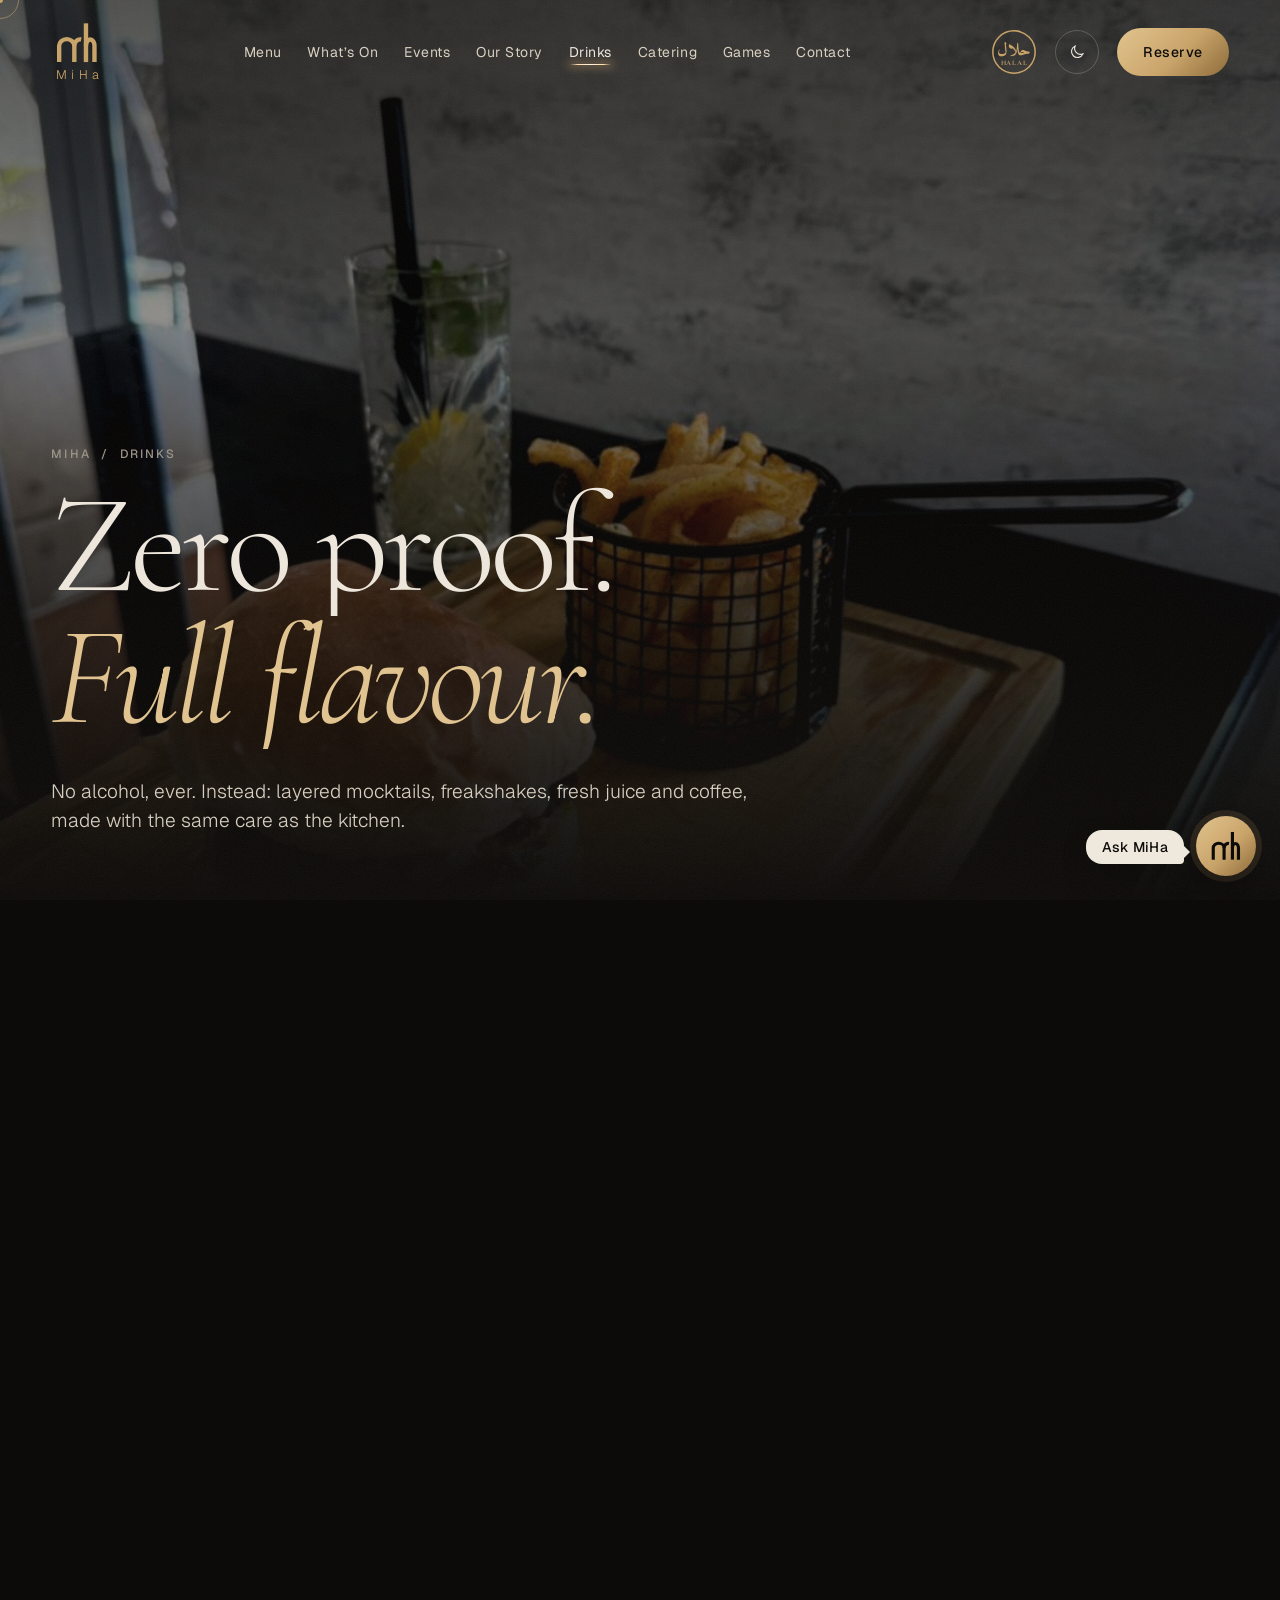
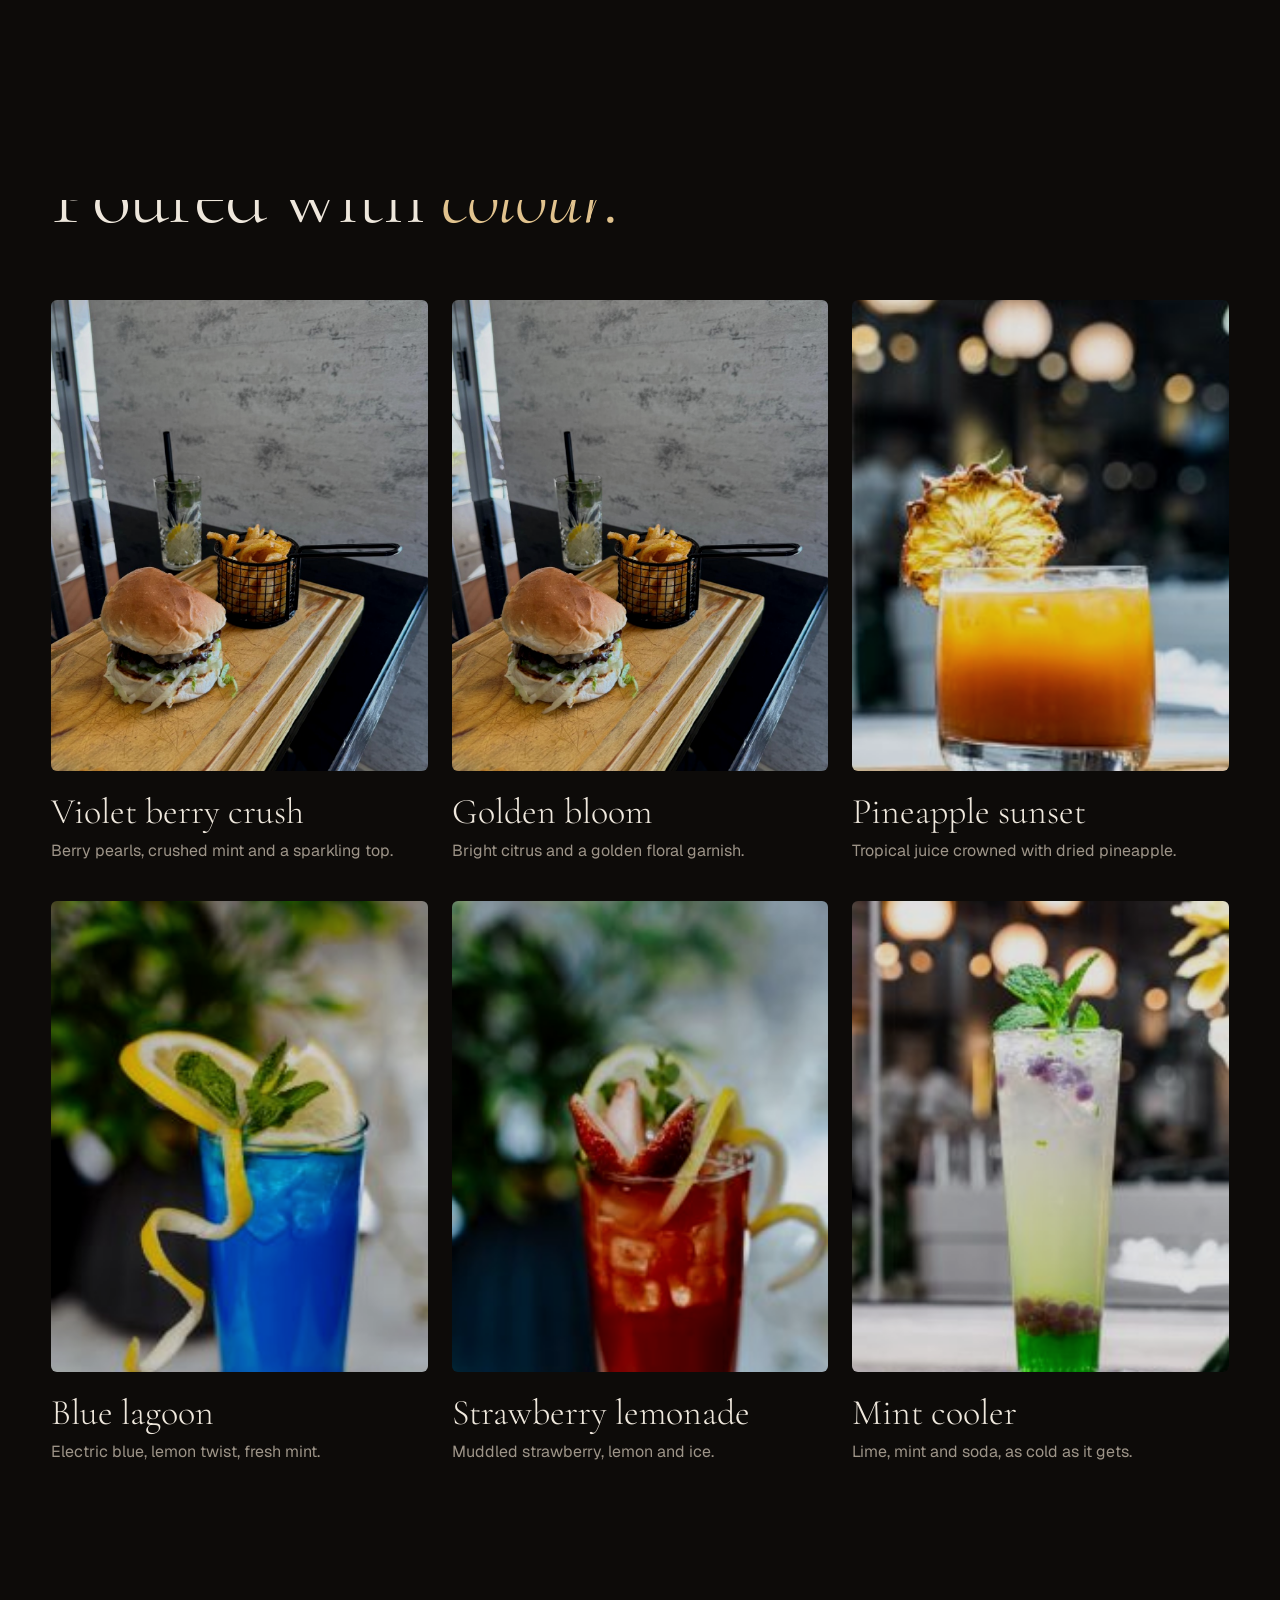
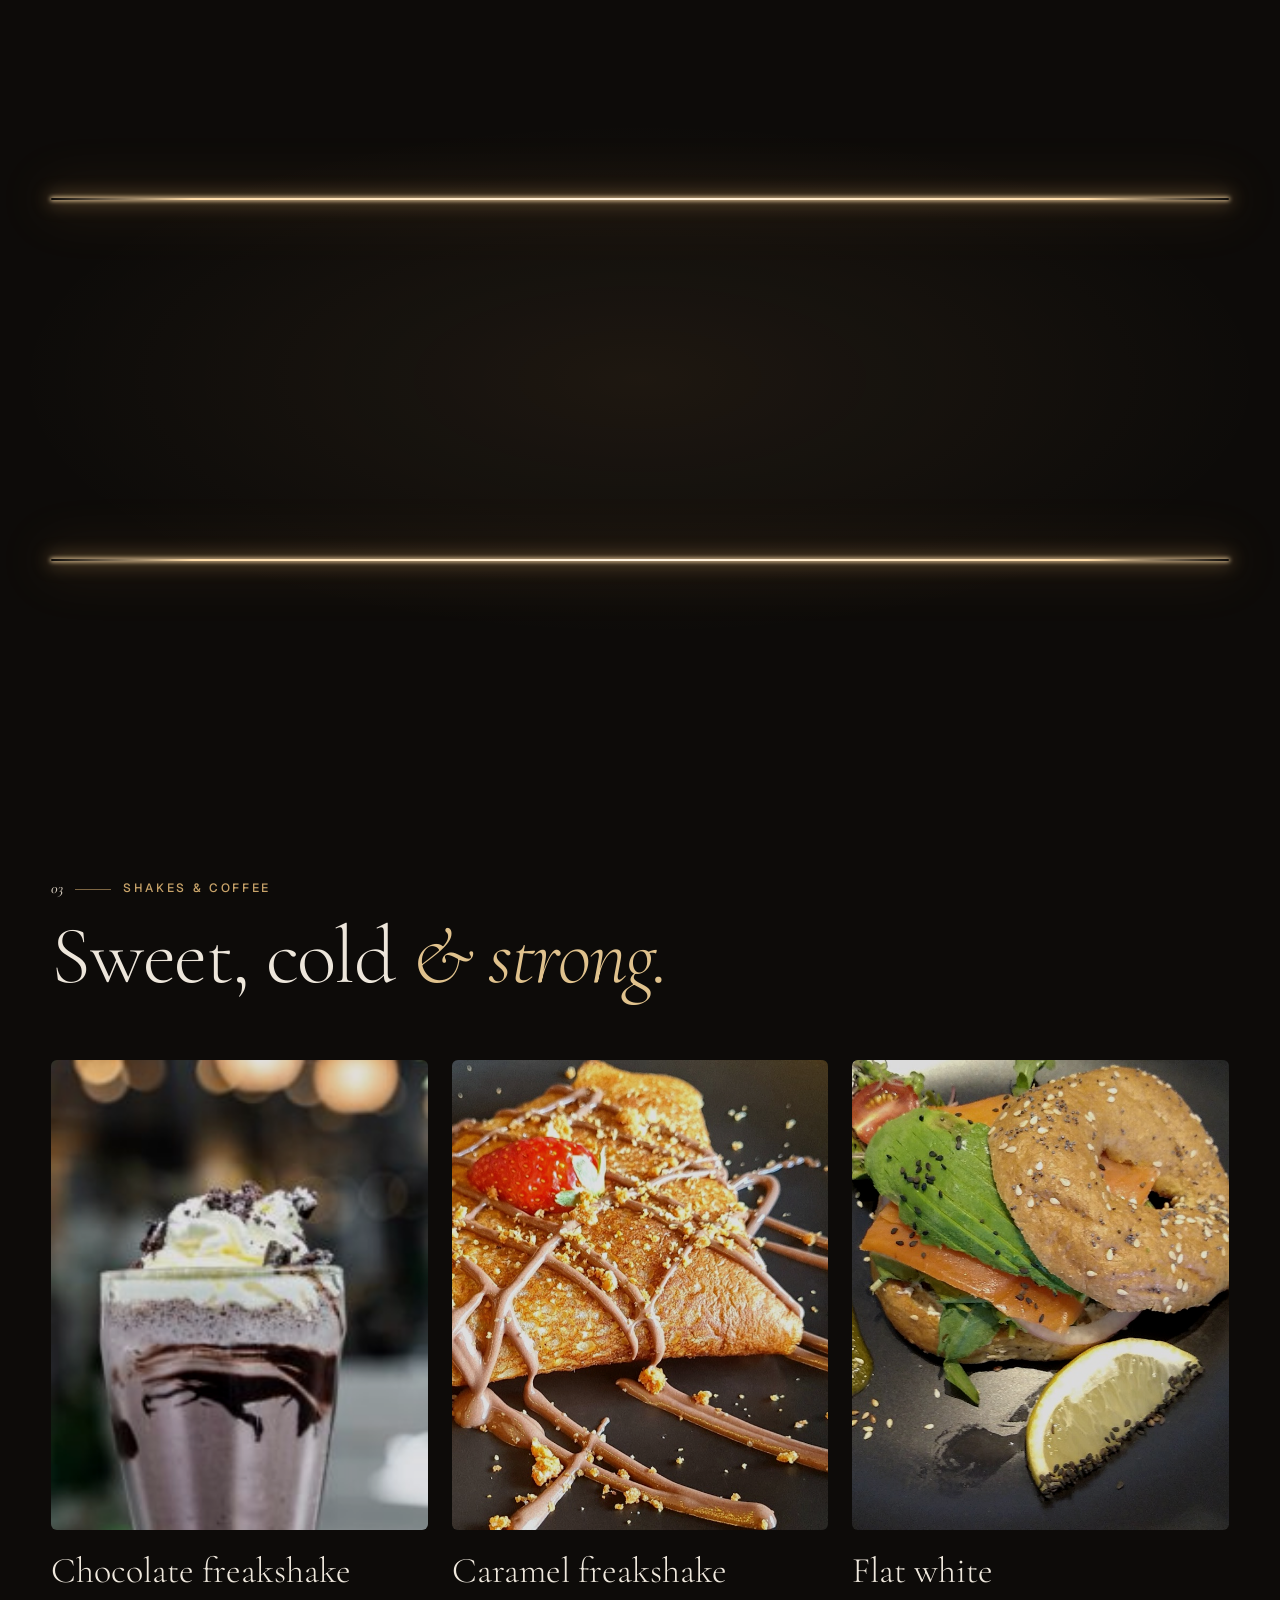
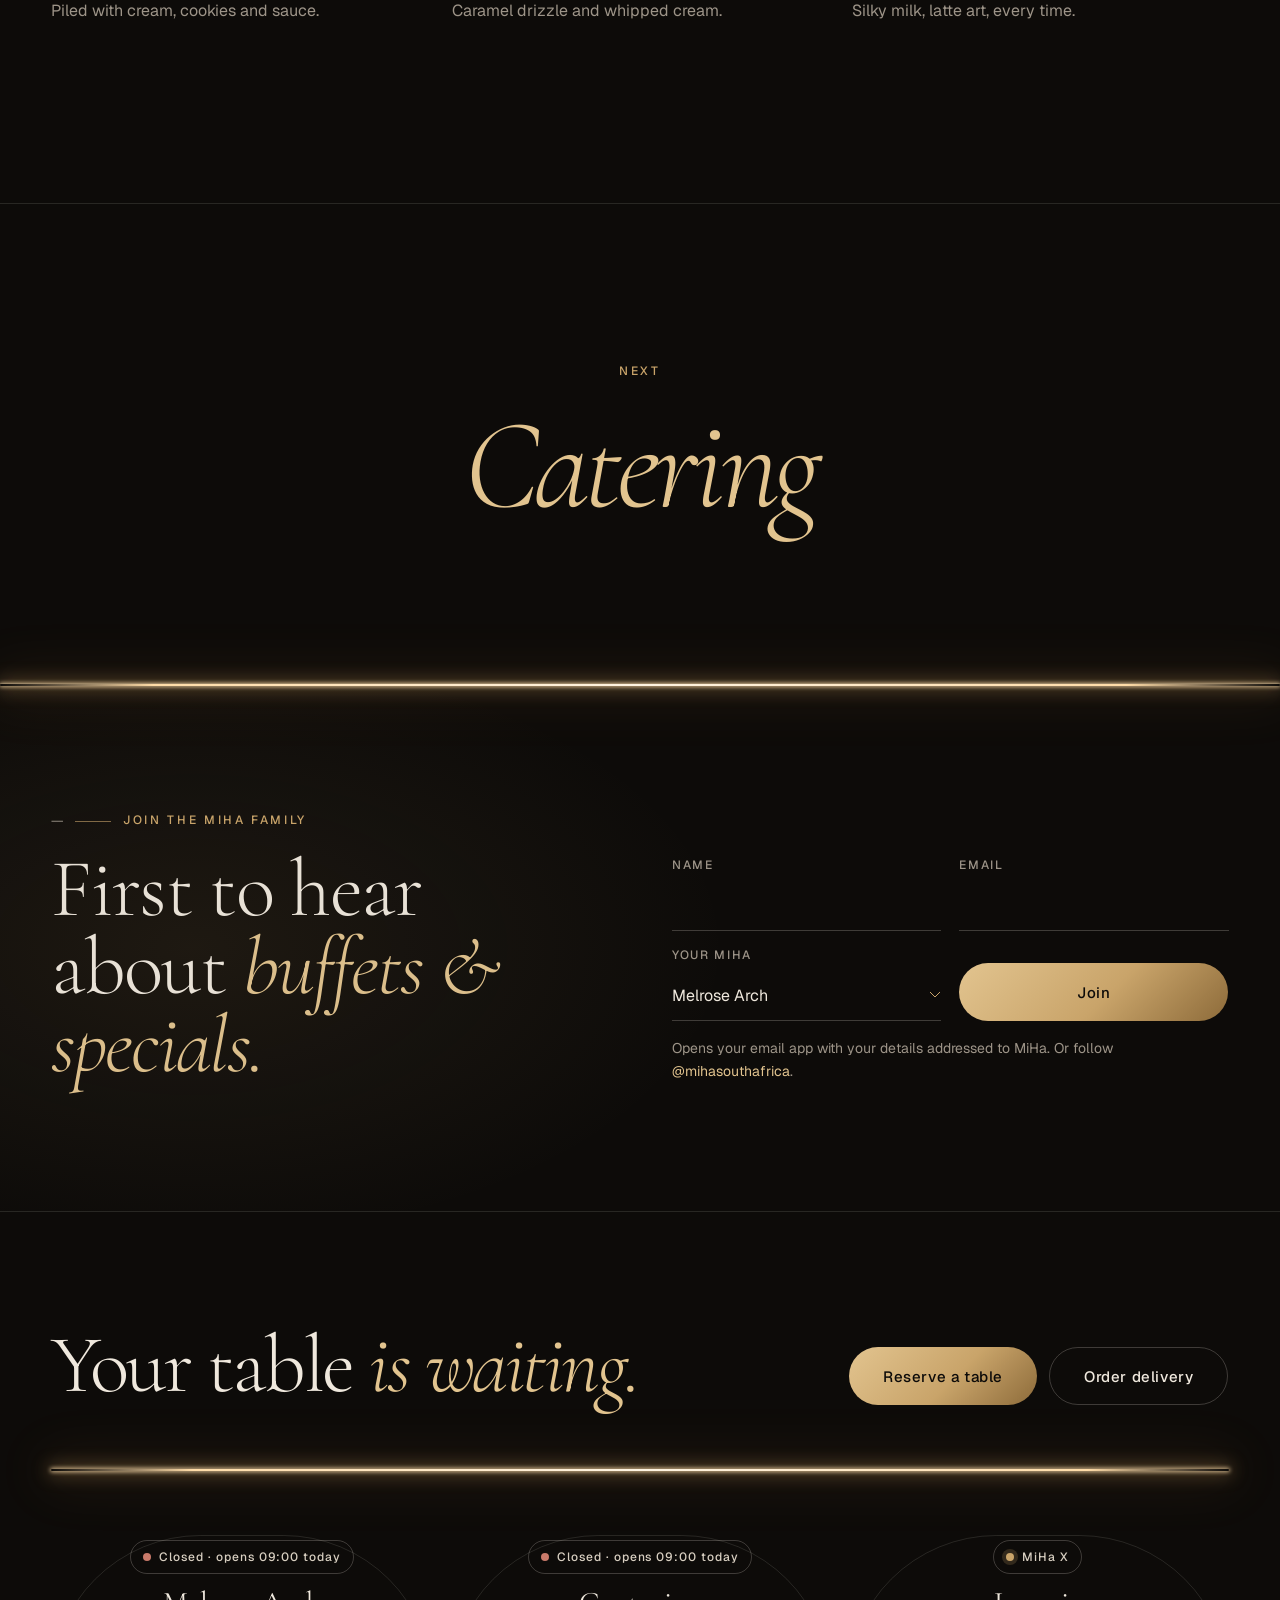
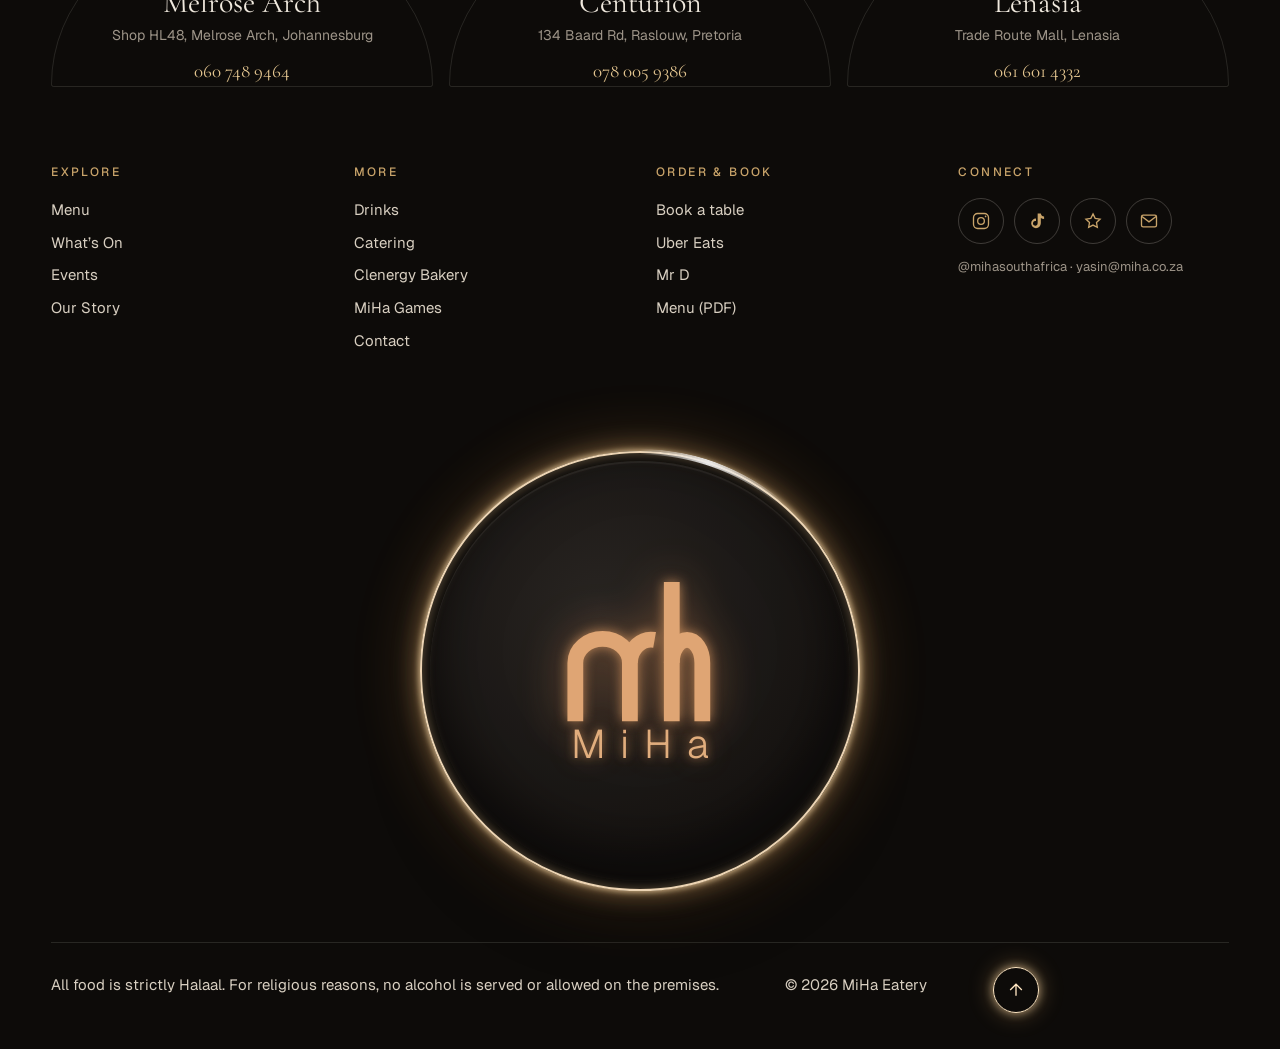
<file: drinks.html>
<!doctype html>
<html lang="en-ZA" class="no-js">
<head>
<meta charset="utf-8">
<meta name="viewport" content="width=device-width, initial-scale=1">
<title>Drinks · MiHa Eatery</title>
<meta name="description" content="MiHa's alcohol-free drinks: signature mocktails, freakshakes, fresh juice and specialty coffee.">
<meta name="theme-color" content="#0d0b09">
<meta property="og:type" content="website">
<meta property="og:site_name" content="MiHa Eatery">
<meta property="og:title" content="Drinks · MiHa Eatery">
<meta property="og:description" content="MiHa's alcohol-free drinks: signature mocktails, freakshakes, fresh juice and specialty coffee.">
<meta property="og:image" content="https://onlinepixelcode-collab.github.io/miha-website/img/brand/share.png?v=2">
<meta property="og:image:secure_url" content="https://onlinepixelcode-collab.github.io/miha-website/img/brand/share.png?v=2">
<meta property="og:image:type" content="image/png">
<meta property="og:image:width" content="1200">
<meta property="og:image:height" content="630">
<meta property="og:image:alt" content="MiHa Eatery logo">
<meta name="twitter:card" content="summary_large_image">
<meta name="twitter:title" content="Drinks · MiHa Eatery">
<meta name="twitter:description" content="MiHa's alcohol-free drinks: signature mocktails, freakshakes, fresh juice and specialty coffee.">
<meta name="twitter:image" content="https://onlinepixelcode-collab.github.io/miha-website/img/brand/share.png?v=2">
<link rel="icon" type="image/svg+xml" href="img/brand/mh-mark.svg">
<link rel="icon" type="image/png" sizes="32x32" href="img/brand/favicon-32.png">
<link rel="apple-touch-icon" href="img/brand/apple-touch-icon.png">
<link rel="preconnect" href="https://fonts.googleapis.com">
<link rel="preconnect" href="https://fonts.gstatic.com" crossorigin>
<link href="https://fonts.googleapis.com/css2?family=Amiri:wght@700&family=Cormorant+Garamond:ital,wght@0,300;0,400;0,500;0,700;1,300;1,400&family=Geist:wght@300;400;500;600&display=swap" rel="stylesheet">
<link rel="stylesheet" href="style.css?v=mwsaofd5">
<script>document.documentElement.classList.replace('no-js','js');try{var t=localStorage.getItem('miha-theme');if(t)document.documentElement.dataset.theme=t}catch(e){}</script>
</head>
<body>
<a class="skip" href="#main">Skip to content</a>
<div class="loader" aria-hidden="true">
  <div class="loader__panel loader__panel--top"></div><div class="loader__panel loader__panel--bottom"></div>
  <div class="loader__inner"><svg class="mh loader__mark" viewBox="40 50 440 430" fill="none" stroke="currentColor" stroke-width="46" aria-hidden="true"><path pathLength="1" d="M73 470V300a79.5 70 0 0 1 159 0v170"/><path pathLength="1" d="M232 300a62 68 0 0 1 72-67"/><path pathLength="1" d="M354 64v406"/><path pathLength="1" d="M354 300a44.5 67 0 0 1 89 0v170"/></svg><div class="loader__word">MiHa</div><div class="loader__line"><i></i></div><div class="loader__meta"><span>Miya</span><span class="loader__count">00</span><span>Hassim</span></div></div>
</div>
<div class="curtain" aria-hidden="true"><div class="curtain__disc"><svg class="mh curtain__mark" viewBox="40 50 440 430" fill="none" stroke="currentColor" stroke-width="46" aria-hidden="true"><path pathLength="1" d="M73 470V300a79.5 70 0 0 1 159 0v170"/><path pathLength="1" d="M232 300a62 68 0 0 1 72-67"/><path pathLength="1" d="M354 64v406"/><path pathLength="1" d="M354 300a44.5 67 0 0 1 89 0v170"/></svg><p class="curtain__word">MiHa</p></div></div>
<div class="cursor" aria-hidden="true"><div class="cursor__dot"></div><div class="cursor__ring"><span class="cursor__label"></span></div></div>
<div class="grain" aria-hidden="true"></div>

<header class="nav">
  <a class="nav__logo" href="index.html" data-title="MiHa" aria-label="MiHa Eatery, home"><svg class="mh " viewBox="40 50 440 430" fill="none" stroke="currentColor" stroke-width="46" aria-hidden="true"><path pathLength="1" d="M73 470V300a79.5 70 0 0 1 159 0v170"/><path pathLength="1" d="M232 300a62 68 0 0 1 72-67"/><path pathLength="1" d="M354 64v406"/><path pathLength="1" d="M354 300a44.5 67 0 0 1 89 0v170"/></svg><span>MiHa</span></a>
  <nav class="nav__links" aria-label="Main">
    <a href="menu.html">Menu</a>
    <a href="whats-on.html">What’s On</a>
    <a href="events.html">Events</a>
    <a href="story.html">Our Story</a>
    <a href="drinks.html">Drinks</a>
    <a href="catering.html">Catering</a>
    <a href="games.html">Games</a>
    <a href="contact.html">Contact</a>
  </nav>
  <div class="nav__right">
    <span class="halal" role="img" aria-label="Strictly Halaal" title="Strictly Halaal"><svg viewBox="0 0 100 100" aria-hidden="true"><circle cx="50" cy="50" r="46" fill="none" stroke="currentColor" stroke-width="3.2"/><text x="50" y="56" text-anchor="middle" font-family="Amiri, 'Geeza Pro', 'Arabic Typesetting', serif" font-size="38" font-weight="700" fill="currentColor">حلال</text><text x="50" y="79" text-anchor="middle" font-family="'Cormorant Garamond', Georgia, serif" font-size="15" font-weight="700" letter-spacing="1.5" fill="currentColor">HALAL</text></svg></span>
    <button class="theme-toggle" type="button" aria-label="Switch to light theme"><svg class="i-moon" viewBox="0 0 24 24" fill="none" stroke="currentColor" stroke-width="1.5" aria-hidden="true"><path d="M20 14.5A8 8 0 019.5 4a8 8 0 1010.5 10.5z"/></svg><svg class="i-sun" viewBox="0 0 24 24" fill="none" stroke="currentColor" stroke-width="1.5" aria-hidden="true"><circle cx="12" cy="12" r="4"/><path d="M12 2v2M12 20v2M2 12h2M20 12h2M4.9 4.9l1.4 1.4M17.7 17.7l1.4 1.4M4.9 19.1l1.4-1.4M17.7 6.3l1.4-1.4"/></svg></button>
    <a class="btn btn--gold mag" href="reserve.html#book" data-cursor="Book"><span>Reserve</span></a>
    <button class="nav__burger" aria-label="Open menu" aria-expanded="false" aria-controls="drawer"><i></i><i></i></button>
  </div>
</header>
<div class="drawer" id="drawer" hidden>
  <nav aria-label="Mobile">
    <a href="index.html"><small>01</small>Home</a>
    <a href="menu.html"><small>02</small>Menu</a>
    <a href="whats-on.html"><small>03</small>What’s On</a>
    <a href="events.html"><small>04</small>Events</a>
    <a href="story.html"><small>05</small>Our Story</a>
    <a href="drinks.html"><small>06</small>Drinks</a>
    <a href="catering.html"><small>07</small>Catering</a>
    <a href="bakery.html"><small>08</small>Bakery</a>
    <a href="games.html"><small>09</small>MiHa Games</a>
    <a href="contact.html"><small>10</small>Contact</a>
    <a href="reserve.html#book"><small>11</small>Reserve</a>
  </nav>
  <p class="drawer__foot">Melrose Arch · Centurion<br>Strictly Halaal · Alcohol-free</p>
</div>
<main id="main">

<section class="phero">
  <div class="phero__media"><img src="img/miha/g-mojito.jpg" alt="" fetchpriority="high"></div>
  <div class="wrap">
    <p class="crumbs"><a href="index.html">MiHa</a> &nbsp;/&nbsp; Drinks</p>
    <h1 class="display phero__title"><span class="line"><span>Zero proof.</span></span><span class="line"><span><em>Full flavour.</em></span></span></h1>
    <div class="phero__row"><p class="lead">No alcohol, ever. Instead: layered mocktails, freakshakes, fresh juice and coffee, made with the same care as the kitchen.</p></div>
  </div>
</section>
<section class="statement"><div class="wrap">
  <p class="eyebrow"><span class="num">01</span> The philosophy</p>
  <p class="statement__text" data-words>A great drink is about balance, colour and a little theatre. Ours just happen to be alcohol-free, so the whole table can raise a glass together.</p>
</div></section>
<section class="sec sec--line"><div class="wrap">
  <p class="eyebrow"><span class="num">02</span> Signature mocktails</p>
  <h2 class="h2">Poured with <em>colour.</em></h2>
  <div class="beyond__grid">
    <a class="bcard" href="reserve.html#book" data-cursor="Book"><figure><img src="img/miha/g-mojito.jpg" alt="Violet berry crush" loading="lazy"></figure><div><h3>Violet berry crush</h3><p>Berry pearls, crushed mint and a sparkling top.</p></div></a>
    <a class="bcard" href="reserve.html#book" data-cursor="Book"><figure><img src="img/miha/g-mojito.jpg" alt="Golden bloom" loading="lazy"></figure><div><h3>Golden bloom</h3><p>Bright citrus and a golden floral garnish.</p></div></a>
    <a class="bcard" href="reserve.html#book" data-cursor="Book"><figure><img src="img/miha/imgs-113-of-118.jpg" alt="Pineapple sunset" loading="lazy"></figure><div><h3>Pineapple sunset</h3><p>Tropical juice crowned with dried pineapple.</p></div></a>
    <a class="bcard" href="reserve.html#book" data-cursor="Book"><figure><img src="img/miha/img-103-of-163.jpg" alt="Blue lagoon" loading="lazy"></figure><div><h3>Blue lagoon</h3><p>Electric blue, lemon twist, fresh mint.</p></div></a>
    <a class="bcard" href="reserve.html#book" data-cursor="Book"><figure><img src="img/miha/img-107-of-163.jpg" alt="Strawberry lemonade" loading="lazy"></figure><div><h3>Strawberry lemonade</h3><p>Muddled strawberry, lemon and ice.</p></div></a>
    <a class="bcard" href="reserve.html#book" data-cursor="Book"><figure><img src="img/miha/imgs-67-of-118.jpg" alt="Mint cooler" loading="lazy"></figure><div><h3>Mint cooler</h3><p>Lime, mint and soda, as cold as it gets.</p></div></a>
  </div>
</div></section>
<section class="bleed bleed--led" aria-label="Raise a glass, everyone">
  <div class="led led--top" aria-hidden="true"></div>
  <p class="bleed__quote wrap"><span>Raise a glass,</span><span><em>everyone.</em></span></p>
  <div class="led led--bottom" aria-hidden="true"></div>
</section>
<section class="sec"><div class="wrap">
  <p class="eyebrow"><span class="num">03</span> Shakes &amp; coffee</p>
  <h2 class="h2">Sweet, cold <em>&amp; strong.</em></h2>
  <div class="beyond__grid">
    <a class="bcard" href="reserve.html#book" data-cursor="Book"><figure><img src="img/miha/imgs-84-of-118.jpg" alt="Chocolate freakshake" loading="lazy"></figure><div><h3>Chocolate freakshake</h3><p>Piled with cream, cookies and sauce.</p></div></a>
    <a class="bcard" href="reserve.html#book" data-cursor="Book"><figure><img src="img/miha/g-crepe.jpg" alt="Caramel freakshake" loading="lazy"></figure><div><h3>Caramel freakshake</h3><p>Caramel drizzle and whipped cream.</p></div></a>
    <a class="bcard" href="reserve.html#book" data-cursor="Book"><figure><img src="img/miha/g-bagel.jpg" alt="Flat white" loading="lazy"></figure><div><h3>Flat white</h3><p>Silky milk, latte art, every time.</p></div></a>
  </div>
</div></section>
<a class="next" href="catering.html" data-title="Catering" data-cursor="Next"><small>Next</small><strong> <em>Catering</em></strong></a>
</main>

<section class="join" aria-labelledby="join-title">
  <div class="led led--edge" aria-hidden="true"></div>
  <div class="wrap join__grid">
    <div>
      <p class="eyebrow"><span class="num">—</span> Join the MiHa family</p>
      <h2 class="h2" id="join-title">First to hear about <em>buffets &amp; specials.</em></h2>
    </div>
    <form class="join__form" data-mailto="yasin@miha.co.za" data-subject="Join the MiHa family">
      <div class="field"><label for="j-name">Name</label><input id="j-name" name="name" autocomplete="name" required></div>
      <div class="field"><label for="j-email">Email</label><input id="j-email" name="email" type="email" autocomplete="email" required></div>
      <div class="field"><label for="j-branch">Your MiHa</label><select id="j-branch" name="branch"><option>Melrose Arch</option><option>Centurion</option><option>MiHa X Lenasia</option></select></div>
      <button class="btn btn--gold btn--lg mag" type="submit"><span>Join</span></button>
      <p class="form__note">Opens your email app with your details addressed to MiHa. Or follow <a href="https://www.instagram.com/mihasouthafrica/" target="_blank" rel="noopener">@mihasouthafrica</a>.</p>
      <p class="form__ok" hidden>Welcome to the family. Your email app should now be open, ready to send.</p>
    </form>
  </div>
</section>
<footer class="footer">
  <div class="wrap">
    <div class="fcta">
      <h2 class="fcta__title">Your table <em>is waiting.</em></h2>
      <div class="fcta__btns"><a class="btn btn--gold btn--lg" href="reserve.html#book"><span>Reserve a table</span></a><a class="btn btn--ghost btn--lg" href="https://www.ubereats.com/za/search?q=MiHa%20Melrose%20Arch" target="_blank" rel="noopener"><span>Order delivery</span></a></div>
    </div>
    <div class="led fcta__led" aria-hidden="true"></div>
    <div class="fbranches">
      <a class="fbranch" data-branch="jhb" href="https://www.google.com/maps/search/?api=1&query=MiHa+Eatery+Melrose+Arch" target="_blank" rel="noopener"><span class="status"><i></i><em>…</em></span><b>Melrose Arch</b><small>Shop HL48, Melrose Arch, Johannesburg</small><span class="fbranch__tel">060 748 9464</span></a>
      <a class="fbranch" data-branch="pta" href="https://www.google.com/maps/search/?api=1&query=MiHa+Eatery+134+Baard+Rd+Raslouw" target="_blank" rel="noopener"><span class="status"><i></i><em>…</em></span><b>Centurion</b><small>134 Baard Rd, Raslouw, Pretoria</small><span class="fbranch__tel">078 005 9386</span></a>
      <a class="fbranch" href="https://www.instagram.com/mihax_lenasia/" target="_blank" rel="noopener"><span class="status status--new"><i></i><em>MiHa X</em></span><b>Lenasia</b><small>Trade Route Mall, Lenasia</small><span class="fbranch__tel">061 601 4332</span></a>
    </div>
    <div class="footer__grid">
      <div><h3>Explore</h3><p><a href="menu.html">Menu</a></p><p><a href="whats-on.html">What’s On</a></p><p><a href="events.html">Events</a></p><p><a href="story.html">Our Story</a></p></div>
      <div><h3>More</h3><p><a href="drinks.html">Drinks</a></p><p><a href="catering.html">Catering</a></p><p><a href="bakery.html">Clenergy Bakery</a></p><p><a href="games.html">MiHa Games</a></p><p><a href="contact.html">Contact</a></p></div>
      <div><h3>Order &amp; book</h3><p><a href="reserve.html#book">Book a table</a></p><p><a href="https://www.ubereats.com/za/search?q=MiHa%20Melrose%20Arch" target="_blank" rel="noopener">Uber Eats</a></p><p><a href="https://www.mrdfood.com/" target="_blank" rel="noopener">Mr D</a></p><p><a href="MiHa-Menu.pdf?v=mwsaofd5" target="_blank" rel="noopener">Menu (PDF)</a></p></div>
      <div><h3>Connect</h3>
        <div class="fsocial">
          <a href="https://www.instagram.com/mihasouthafrica/" target="_blank" rel="noopener" aria-label="MiHa on Instagram"><svg viewBox="0 0 24 24" fill="none" stroke="currentColor" stroke-width="1.6" aria-hidden="true"><rect x="3" y="3" width="18" height="18" rx="5"/><circle cx="12" cy="12" r="4"/><circle cx="17.5" cy="6.5" r="1" fill="currentColor" stroke="none"/></svg></a>
          <a href="https://www.tiktok.com/@mihasouthafrica" target="_blank" rel="noopener" aria-label="MiHa on TikTok"><svg viewBox="0 0 24 24" fill="currentColor" aria-hidden="true"><path d="M16.6 3c.4 2.1 1.7 3.5 3.9 3.7v3a7.4 7.4 0 01-3.9-1.2v6.3A5.8 5.8 0 1110.8 9v3.1a2.8 2.8 0 102 2.7V3h3.8z"/></svg></a>
          <a href="https://g.page/r/CccsfAQ77eEuEBM/review" target="_blank" rel="noopener" aria-label="Leave MiHa a Google review"><svg viewBox="0 0 24 24" fill="none" stroke="currentColor" stroke-width="1.6" aria-hidden="true"><path d="M12 3.5l2.6 5.3 5.9.9-4.3 4.1 1 5.8L12 16.9l-5.2 2.7 1-5.8-4.3-4.1 5.9-.9z"/></svg></a>
          <a href="mailto:yasin@miha.co.za" aria-label="Email MiHa"><svg viewBox="0 0 24 24" fill="none" stroke="currentColor" stroke-width="1.6" aria-hidden="true"><rect x="3" y="5" width="18" height="14" rx="2"/><path d="M3.5 6.5l8.5 6.5 8.5-6.5"/></svg></a>
        </div>
        <p class="fsocial__note">@mihasouthafrica · yasin@miha.co.za</p>
      </div>
    </div>
    <div class="footer__lockup sign" aria-hidden="true"><div class="sign__in"><svg class="mh " viewBox="40 50 440 430" fill="none" stroke="currentColor" stroke-width="46" aria-hidden="true"><path pathLength="1" d="M73 470V300a79.5 70 0 0 1 159 0v170"/><path pathLength="1" d="M232 300a62 68 0 0 1 72-67"/><path pathLength="1" d="M354 64v406"/><path pathLength="1" d="M354 300a44.5 67 0 0 1 89 0v170"/></svg><p>MiHa</p></div></div>
    <div class="footer__base">
      <p>All food is strictly Halaal. For religious reasons, no alcohol is served or allowed on the premises.</p>
      <p>© <span class="year">2026</span> MiHa Eatery</p>
      <button class="totop" type="button" aria-label="Back to top"><svg viewBox="0 0 24 24" fill="none" stroke="currentColor" stroke-width="1.6" aria-hidden="true"><path d="M12 19V5M5 12l7-7 7 7"/></svg></button>
    </div>
  </div>
</footer>
<div class="mbar"><a href="reserve.html#book" class="mbar__main">Reserve</a><a href="tel:+27607489464">Call</a><a href="reserve.html#branches">Directions</a></div>
<script src="vendor/gsap.min.js?v=mwsaofd5"></script>
<script src="vendor/ScrollTrigger.min.js?v=mwsaofd5"></script>
<script src="vendor/lenis.min.js?v=mwsaofd5"></script>
<script src="main.js?v=mwsaofd5"></script>
<script src="concierge.js?v=mwsaofd5"></script>
<script src="booking.js?v=mwsaofd5"></script>
<script src="picks.js?v=mwsaofd5"></script>
<script src="catering.js?v=mwsaofd5"></script>
<script src="whatson.js?v=mwsaofd5"></script>
<script src="games.js?v=mwsaofd5"></script>
</body>
</html>
</file>
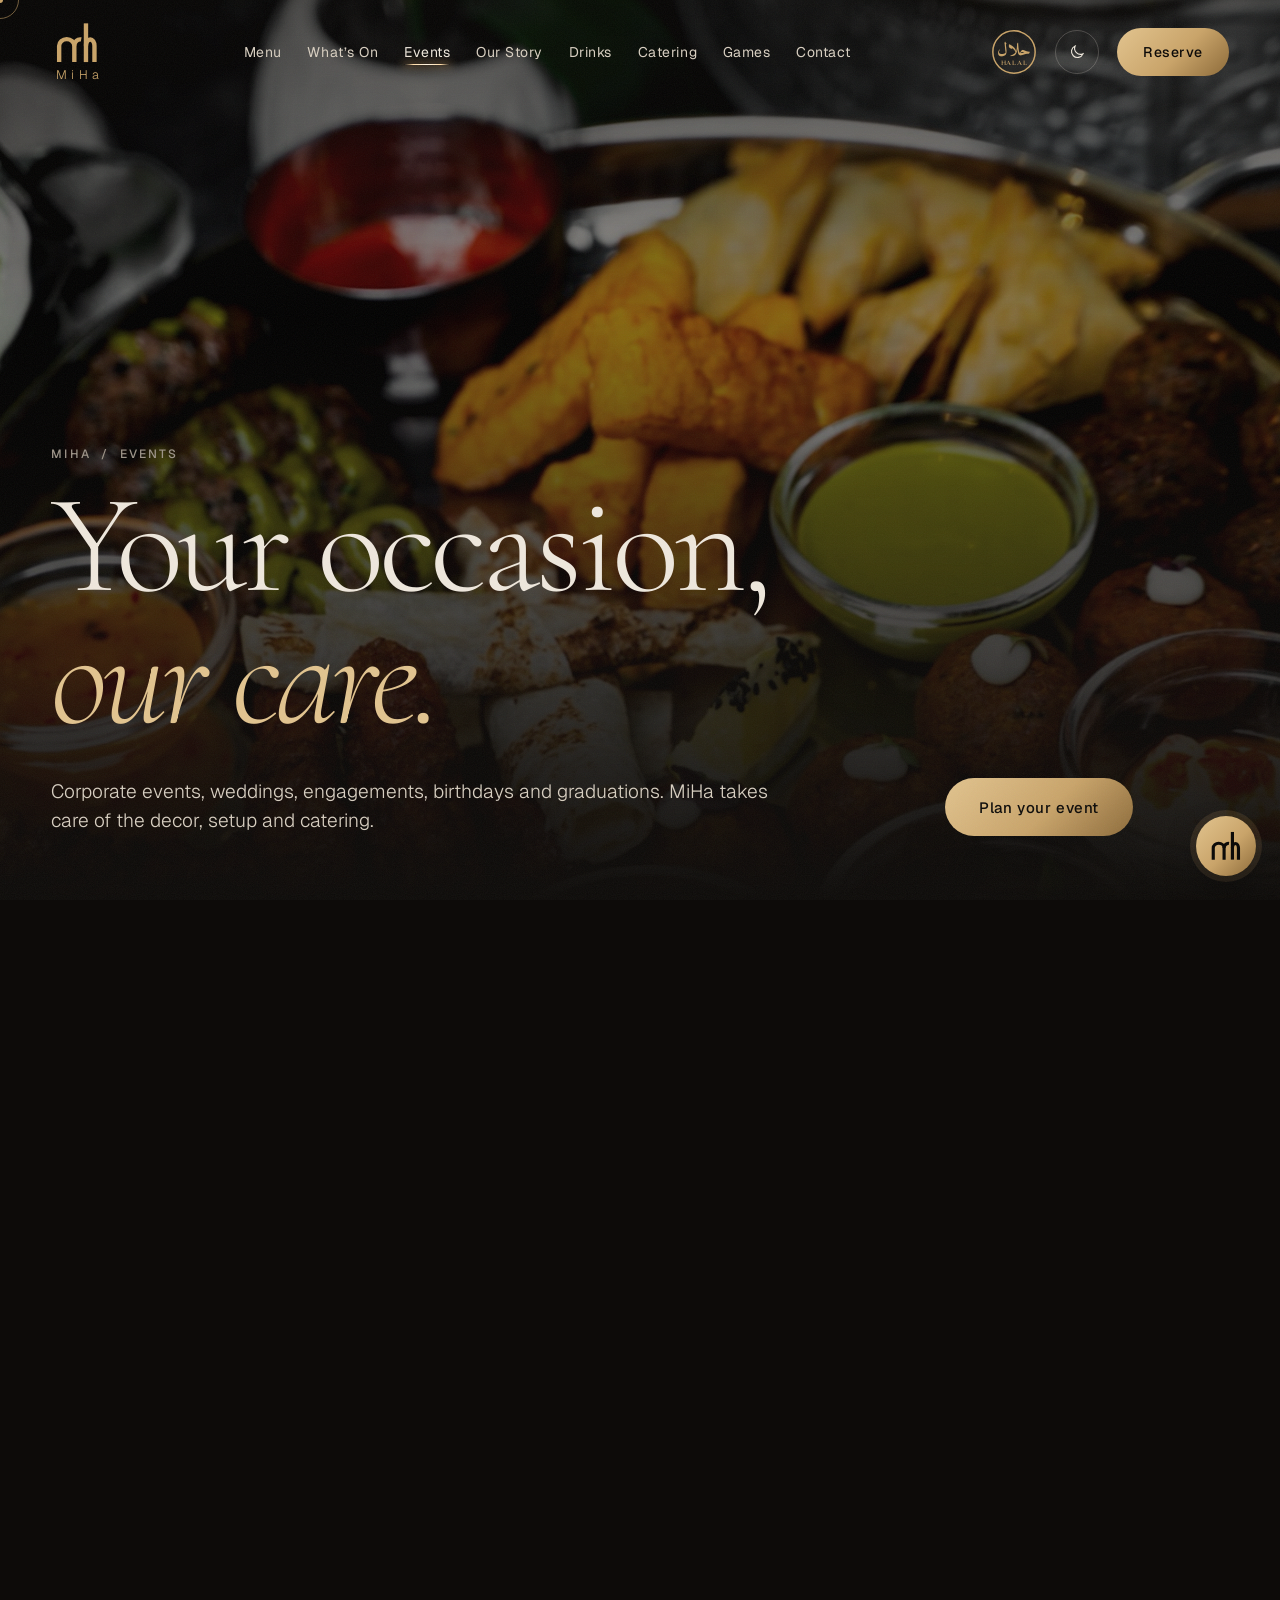
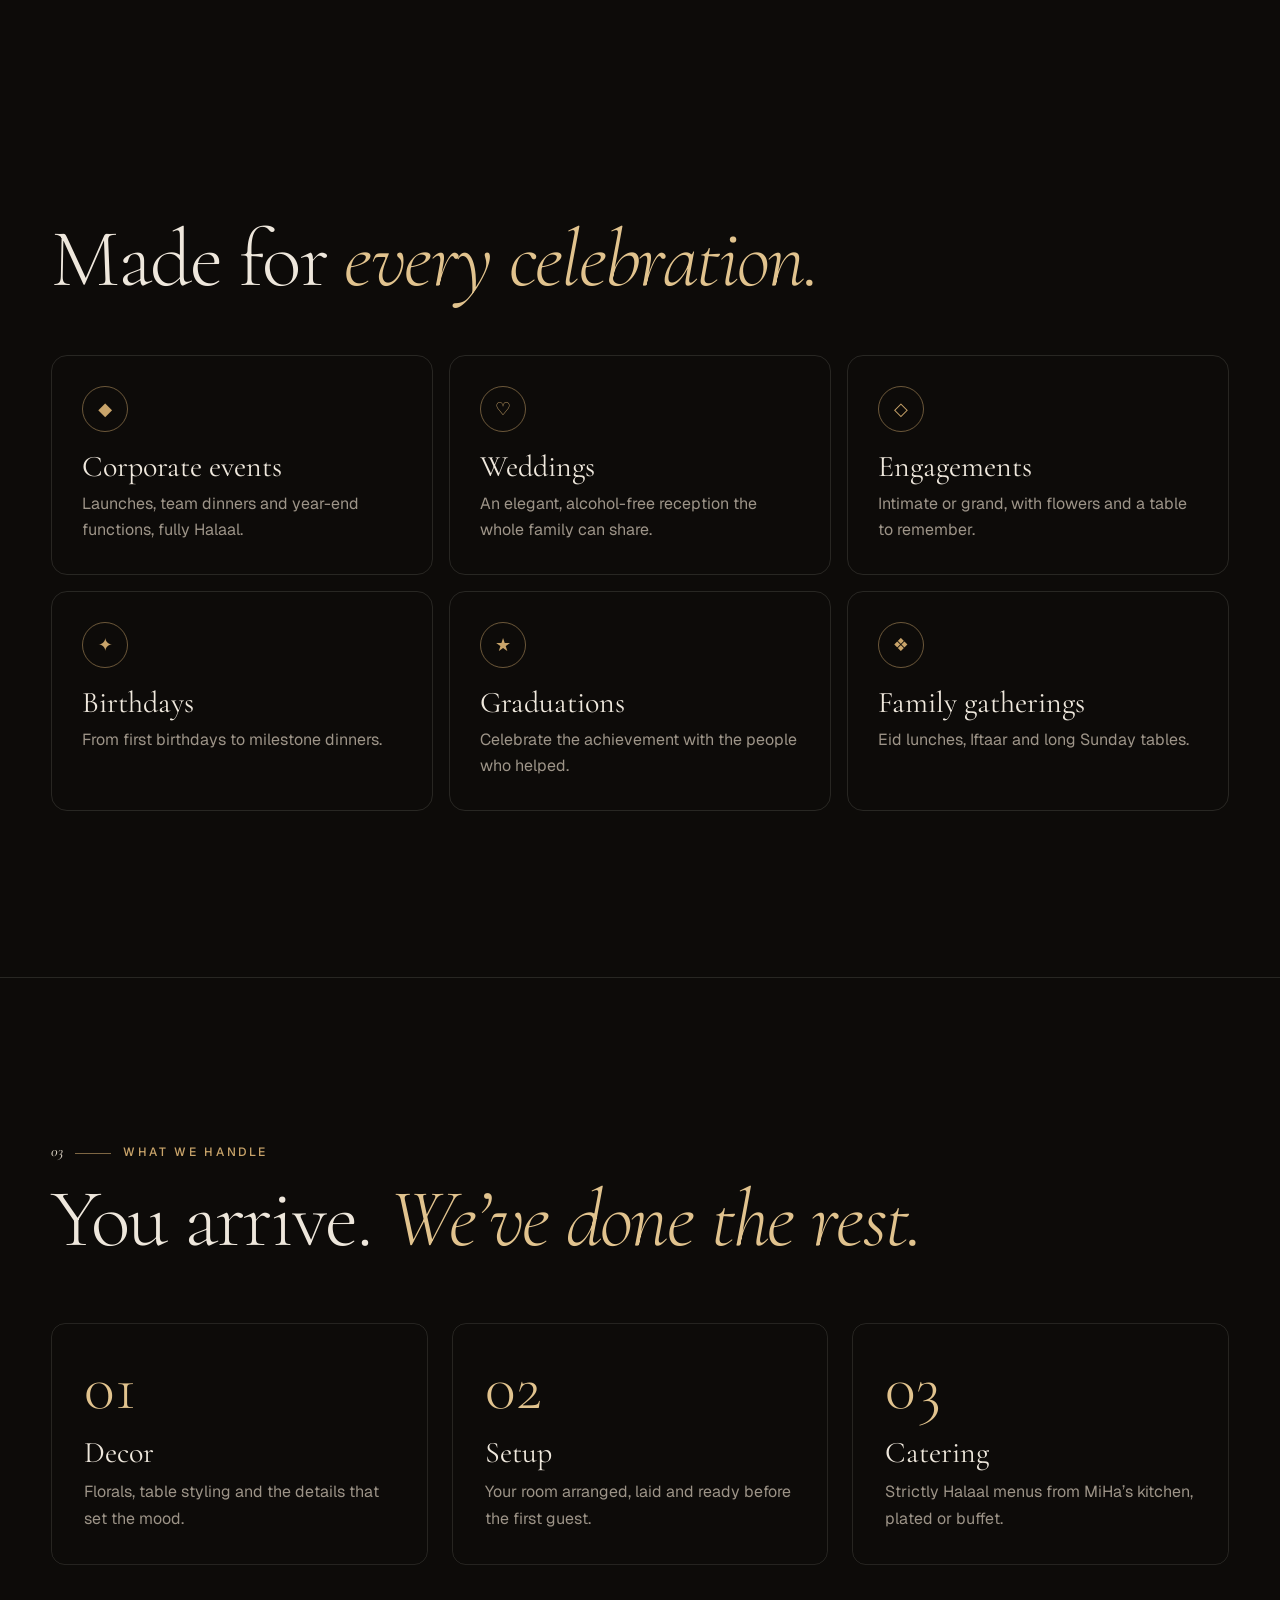
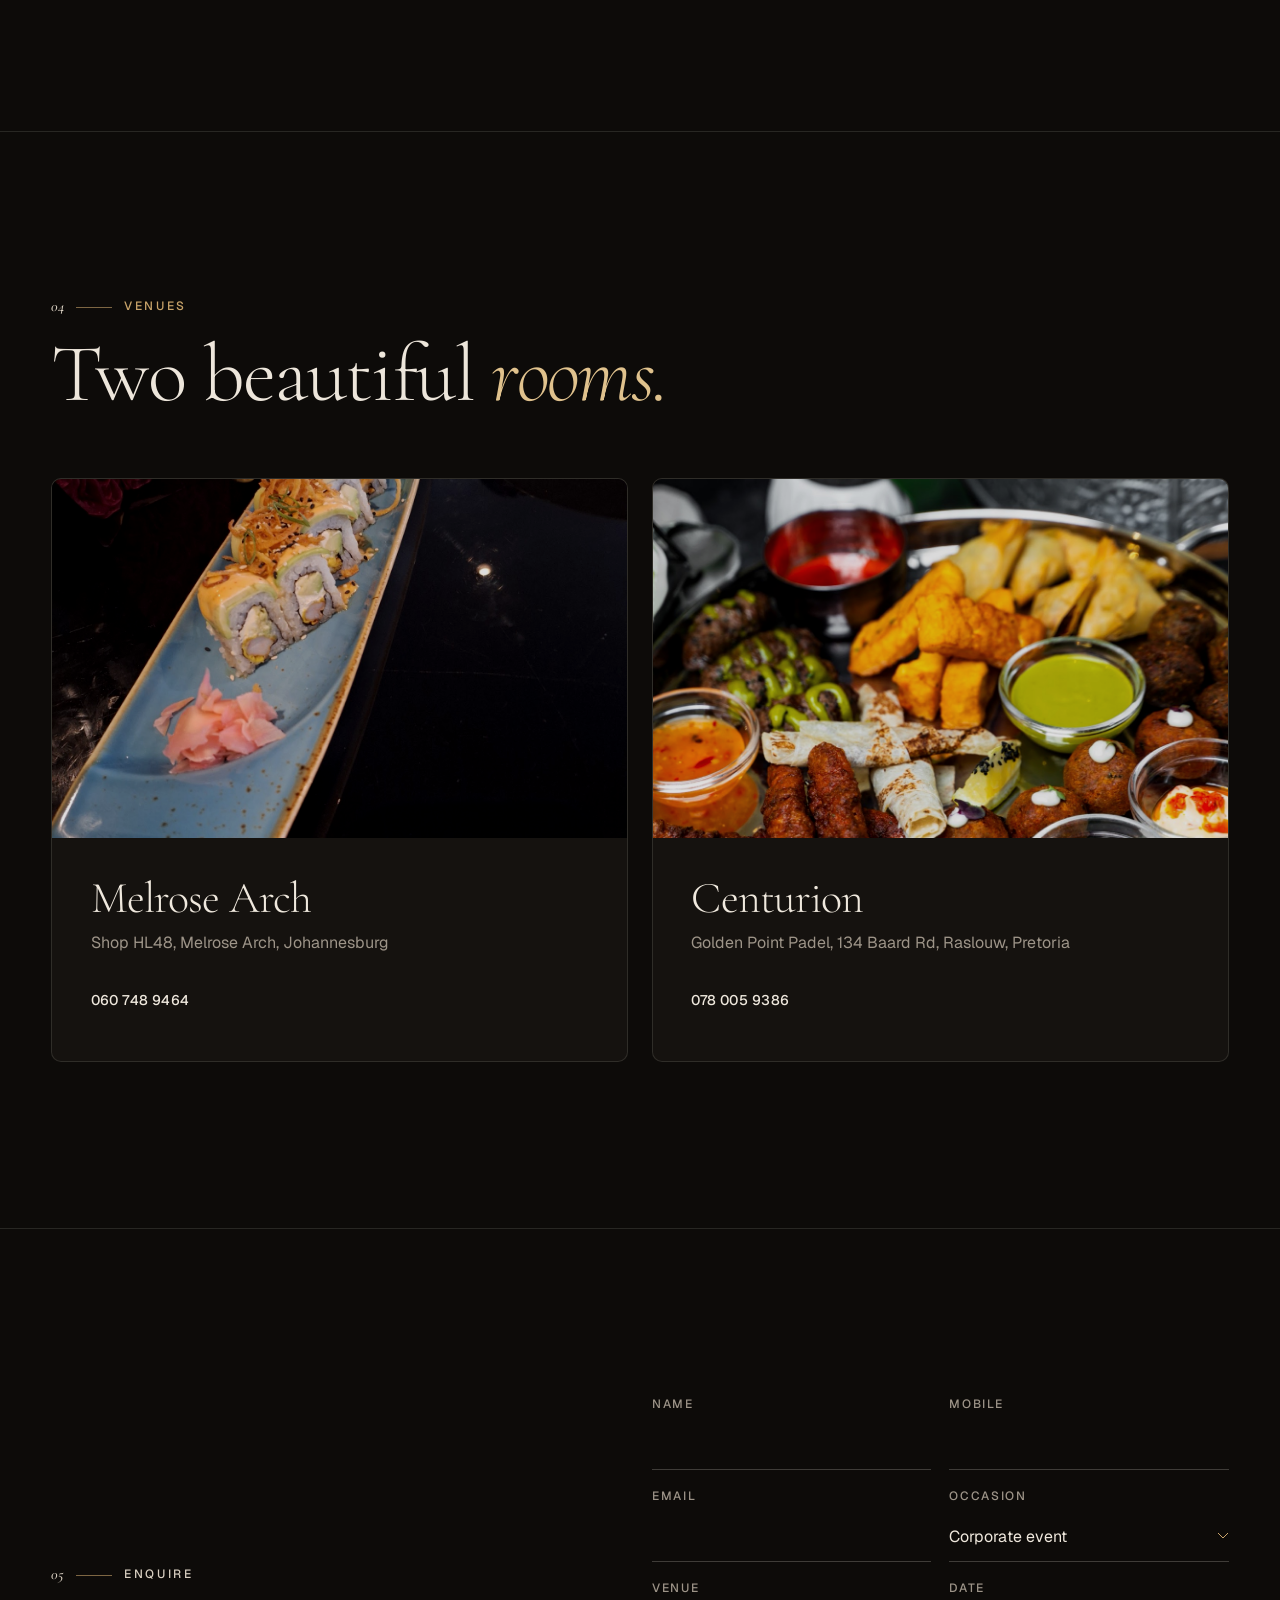
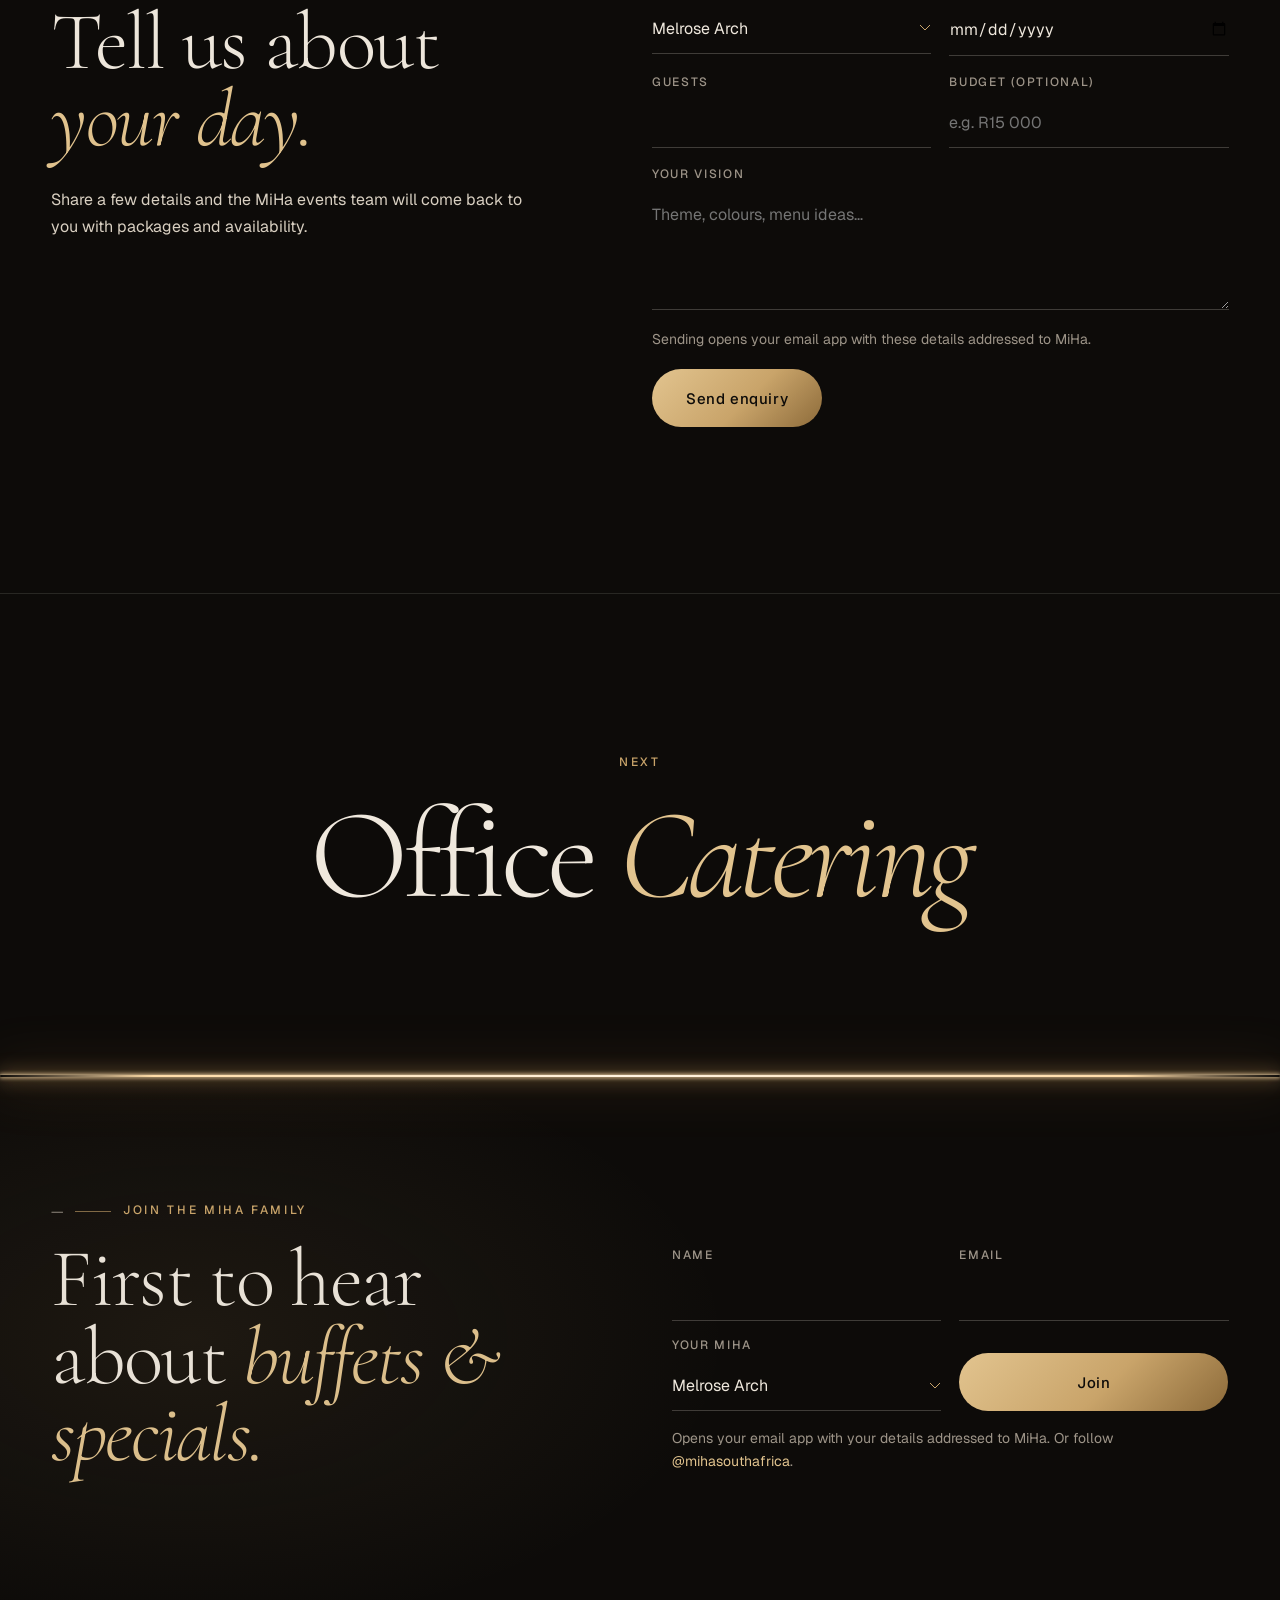
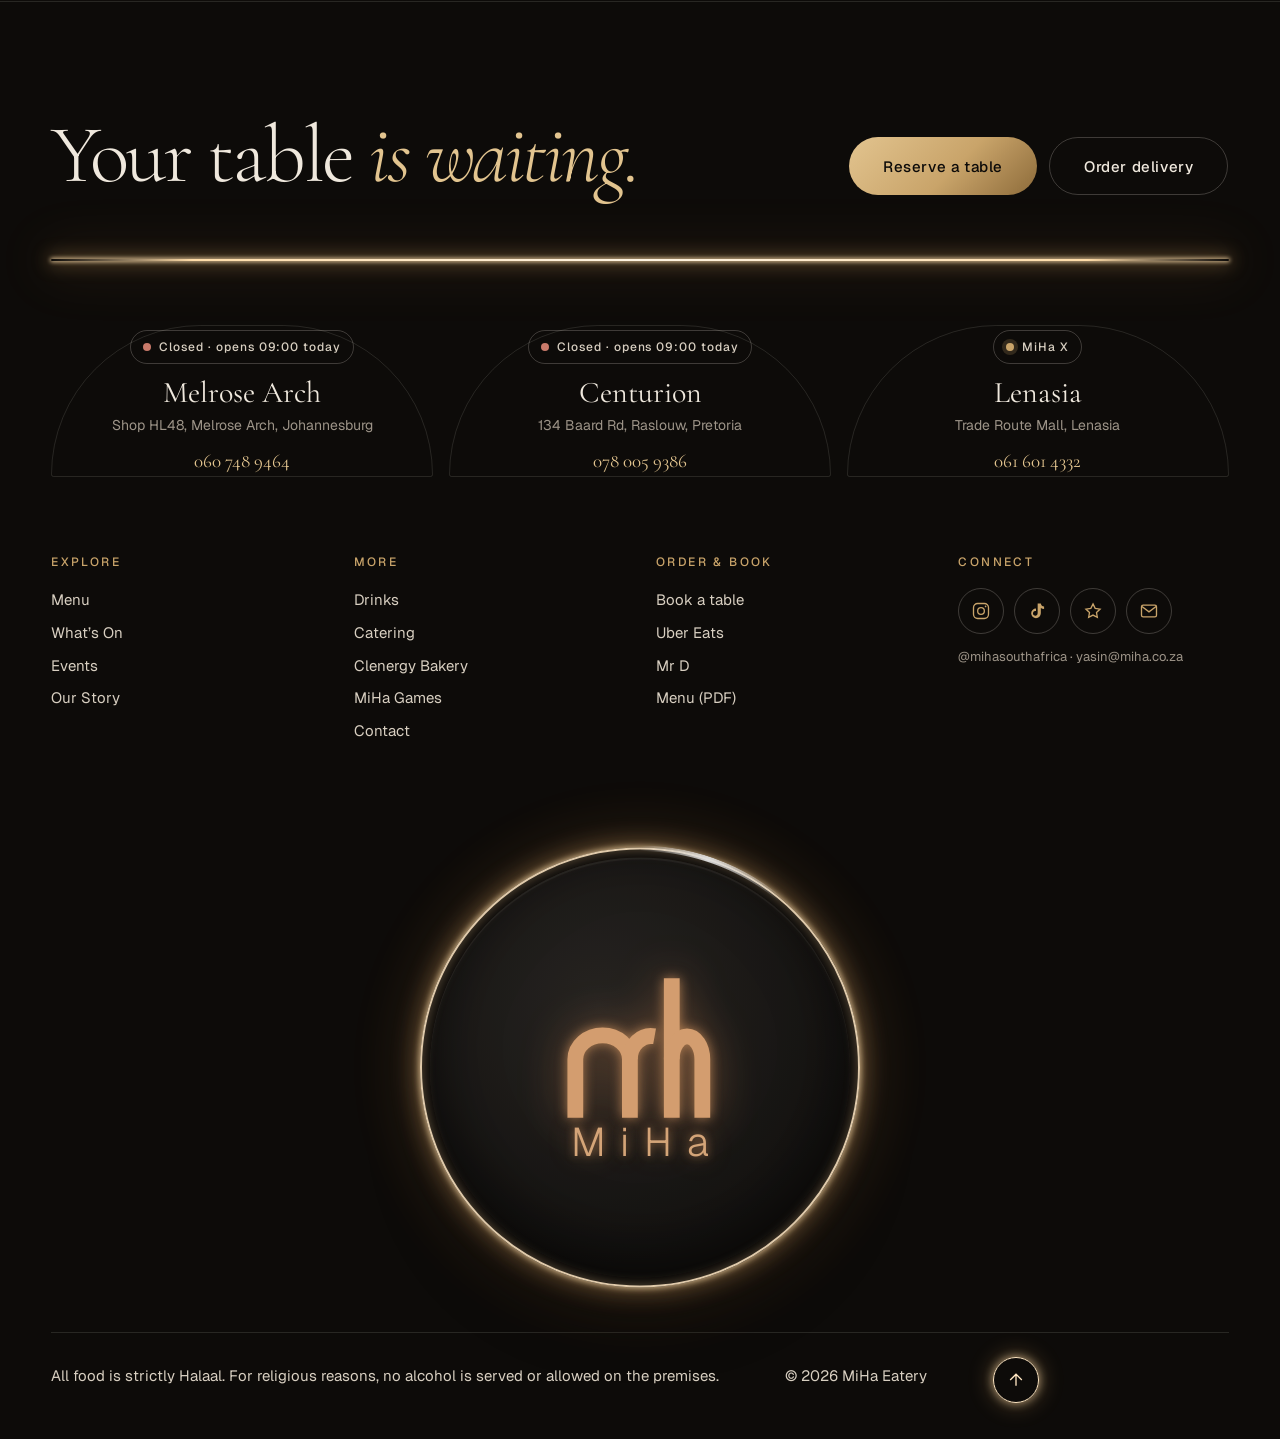
<file: events.html>
<!doctype html>
<html lang="en-ZA" class="no-js">
<head>
<meta charset="utf-8">
<meta name="viewport" content="width=device-width, initial-scale=1">
<title>Events & Private Dining · MiHa Eatery</title>
<meta name="description" content="Host corporate events, weddings, engagements, birthdays and graduations at MiHa Melrose Arch or Centurion. Decor, setup and Halaal catering.">
<meta name="theme-color" content="#0d0b09">
<meta property="og:type" content="website">
<meta property="og:site_name" content="MiHa Eatery">
<meta property="og:title" content="Events & Private Dining · MiHa Eatery">
<meta property="og:description" content="Host corporate events, weddings, engagements, birthdays and graduations at MiHa Melrose Arch or Centurion. Decor, setup and Halaal catering.">
<meta property="og:image" content="https://onlinepixelcode-collab.github.io/miha-website/img/brand/share.png?v=2">
<meta property="og:image:secure_url" content="https://onlinepixelcode-collab.github.io/miha-website/img/brand/share.png?v=2">
<meta property="og:image:type" content="image/png">
<meta property="og:image:width" content="1200">
<meta property="og:image:height" content="630">
<meta property="og:image:alt" content="MiHa Eatery logo">
<meta name="twitter:card" content="summary_large_image">
<meta name="twitter:title" content="Events & Private Dining · MiHa Eatery">
<meta name="twitter:description" content="Host corporate events, weddings, engagements, birthdays and graduations at MiHa Melrose Arch or Centurion. Decor, setup and Halaal catering.">
<meta name="twitter:image" content="https://onlinepixelcode-collab.github.io/miha-website/img/brand/share.png?v=2">
<link rel="icon" type="image/svg+xml" href="img/brand/mh-mark.svg">
<link rel="icon" type="image/png" sizes="32x32" href="img/brand/favicon-32.png">
<link rel="apple-touch-icon" href="img/brand/apple-touch-icon.png">
<link rel="preconnect" href="https://fonts.googleapis.com">
<link rel="preconnect" href="https://fonts.gstatic.com" crossorigin>
<link href="https://fonts.googleapis.com/css2?family=Amiri:wght@700&family=Cormorant+Garamond:ital,wght@0,300;0,400;0,500;0,700;1,300;1,400&family=Geist:wght@300;400;500;600&display=swap" rel="stylesheet">
<link rel="stylesheet" href="style.css?v=mwsaofd5">
<script>document.documentElement.classList.replace('no-js','js');try{var t=localStorage.getItem('miha-theme');if(t)document.documentElement.dataset.theme=t}catch(e){}</script>
</head>
<body>
<a class="skip" href="#main">Skip to content</a>
<div class="loader" aria-hidden="true">
  <div class="loader__panel loader__panel--top"></div><div class="loader__panel loader__panel--bottom"></div>
  <div class="loader__inner"><svg class="mh loader__mark" viewBox="40 50 440 430" fill="none" stroke="currentColor" stroke-width="46" aria-hidden="true"><path pathLength="1" d="M73 470V300a79.5 70 0 0 1 159 0v170"/><path pathLength="1" d="M232 300a62 68 0 0 1 72-67"/><path pathLength="1" d="M354 64v406"/><path pathLength="1" d="M354 300a44.5 67 0 0 1 89 0v170"/></svg><div class="loader__word">MiHa</div><div class="loader__line"><i></i></div><div class="loader__meta"><span>Miya</span><span class="loader__count">00</span><span>Hassim</span></div></div>
</div>
<div class="curtain" aria-hidden="true"><div class="curtain__disc"><svg class="mh curtain__mark" viewBox="40 50 440 430" fill="none" stroke="currentColor" stroke-width="46" aria-hidden="true"><path pathLength="1" d="M73 470V300a79.5 70 0 0 1 159 0v170"/><path pathLength="1" d="M232 300a62 68 0 0 1 72-67"/><path pathLength="1" d="M354 64v406"/><path pathLength="1" d="M354 300a44.5 67 0 0 1 89 0v170"/></svg><p class="curtain__word">MiHa</p></div></div>
<div class="cursor" aria-hidden="true"><div class="cursor__dot"></div><div class="cursor__ring"><span class="cursor__label"></span></div></div>
<div class="grain" aria-hidden="true"></div>

<header class="nav">
  <a class="nav__logo" href="index.html" data-title="MiHa" aria-label="MiHa Eatery, home"><svg class="mh " viewBox="40 50 440 430" fill="none" stroke="currentColor" stroke-width="46" aria-hidden="true"><path pathLength="1" d="M73 470V300a79.5 70 0 0 1 159 0v170"/><path pathLength="1" d="M232 300a62 68 0 0 1 72-67"/><path pathLength="1" d="M354 64v406"/><path pathLength="1" d="M354 300a44.5 67 0 0 1 89 0v170"/></svg><span>MiHa</span></a>
  <nav class="nav__links" aria-label="Main">
    <a href="menu.html">Menu</a>
    <a href="whats-on.html">What’s On</a>
    <a href="events.html">Events</a>
    <a href="story.html">Our Story</a>
    <a href="drinks.html">Drinks</a>
    <a href="catering.html">Catering</a>
    <a href="games.html">Games</a>
    <a href="contact.html">Contact</a>
  </nav>
  <div class="nav__right">
    <span class="halal" role="img" aria-label="Strictly Halaal" title="Strictly Halaal"><svg viewBox="0 0 100 100" aria-hidden="true"><circle cx="50" cy="50" r="46" fill="none" stroke="currentColor" stroke-width="3.2"/><text x="50" y="56" text-anchor="middle" font-family="Amiri, 'Geeza Pro', 'Arabic Typesetting', serif" font-size="38" font-weight="700" fill="currentColor">حلال</text><text x="50" y="79" text-anchor="middle" font-family="'Cormorant Garamond', Georgia, serif" font-size="15" font-weight="700" letter-spacing="1.5" fill="currentColor">HALAL</text></svg></span>
    <button class="theme-toggle" type="button" aria-label="Switch to light theme"><svg class="i-moon" viewBox="0 0 24 24" fill="none" stroke="currentColor" stroke-width="1.5" aria-hidden="true"><path d="M20 14.5A8 8 0 019.5 4a8 8 0 1010.5 10.5z"/></svg><svg class="i-sun" viewBox="0 0 24 24" fill="none" stroke="currentColor" stroke-width="1.5" aria-hidden="true"><circle cx="12" cy="12" r="4"/><path d="M12 2v2M12 20v2M2 12h2M20 12h2M4.9 4.9l1.4 1.4M17.7 17.7l1.4 1.4M4.9 19.1l1.4-1.4M17.7 6.3l1.4-1.4"/></svg></button>
    <a class="btn btn--gold mag" href="reserve.html#book" data-cursor="Book"><span>Reserve</span></a>
    <button class="nav__burger" aria-label="Open menu" aria-expanded="false" aria-controls="drawer"><i></i><i></i></button>
  </div>
</header>
<div class="drawer" id="drawer" hidden>
  <nav aria-label="Mobile">
    <a href="index.html"><small>01</small>Home</a>
    <a href="menu.html"><small>02</small>Menu</a>
    <a href="whats-on.html"><small>03</small>What’s On</a>
    <a href="events.html"><small>04</small>Events</a>
    <a href="story.html"><small>05</small>Our Story</a>
    <a href="drinks.html"><small>06</small>Drinks</a>
    <a href="catering.html"><small>07</small>Catering</a>
    <a href="bakery.html"><small>08</small>Bakery</a>
    <a href="games.html"><small>09</small>MiHa Games</a>
    <a href="contact.html"><small>10</small>Contact</a>
    <a href="reserve.html#book"><small>11</small>Reserve</a>
  </nav>
  <p class="drawer__foot">Melrose Arch · Centurion<br>Strictly Halaal · Alcohol-free</p>
</div>
<main id="main">

<section class="phero">
  <div class="phero__media"><img src="img/miha/g-platter.jpg" alt="" fetchpriority="high"></div>
  <div class="wrap">
    <p class="crumbs"><a href="index.html">MiHa</a> &nbsp;/&nbsp; Events</p>
    <h1 class="display phero__title"><span class="line"><span>Your occasion,</span></span><span class="line"><span><em>our care.</em></span></span></h1>
    <div class="phero__row"><p class="lead">Corporate events, weddings, engagements, birthdays and graduations. MiHa takes care of the decor, setup and catering.</p><a class="btn btn--gold btn--lg mag" href="#enquire"><span>Plan your event</span></a></div>
  </div>
</section>
<section class="statement"><div class="wrap">
  <p class="eyebrow"><span class="num">01</span> Effortless from start to finish</p>
  <p class="statement__text" data-words>We take care of the decor, the setup and the food, so you can enjoy the moment while we handle the details. Choose one of our packages, or let us curate one around your occasion, style and needs.</p>
</div></section>
<section class="sec sec--line"><div class="wrap">
  <p class="eyebrow"><span class="num">02</span> Occasions</p>
  <h2 class="h2">Made for <em>every celebration.</em></h2>
  <div class="occs">
    <div class="occ" data-reveal><span class="occ__ic" aria-hidden="true">◆</span><h3>Corporate events</h3><p>Launches, team dinners and year-end functions, fully Halaal.</p></div>
    <div class="occ" data-reveal><span class="occ__ic" aria-hidden="true">♡</span><h3>Weddings</h3><p>An elegant, alcohol-free reception the whole family can share.</p></div>
    <div class="occ" data-reveal><span class="occ__ic" aria-hidden="true">◇</span><h3>Engagements</h3><p>Intimate or grand, with flowers and a table to remember.</p></div>
    <div class="occ" data-reveal><span class="occ__ic" aria-hidden="true">✦</span><h3>Birthdays</h3><p>From first birthdays to milestone dinners.</p></div>
    <div class="occ" data-reveal><span class="occ__ic" aria-hidden="true">★</span><h3>Graduations</h3><p>Celebrate the achievement with the people who helped.</p></div>
    <div class="occ" data-reveal><span class="occ__ic" aria-hidden="true">❖</span><h3>Family gatherings</h3><p>Eid lunches, Iftaar and long Sunday tables.</p></div>
  </div>
</div></section>
<section class="sec sec--line"><div class="wrap">
  <p class="eyebrow"><span class="num">03</span> What we handle</p>
  <h2 class="h2">You arrive. <em>We’ve done the rest.</em></h2>
  <div class="steps">
    <div class="step" data-reveal><b>01</b><h3>Decor</h3><p>Florals, table styling and the details that set the mood.</p></div>
    <div class="step" data-reveal><b>02</b><h3>Setup</h3><p>Your room arranged, laid and ready before the first guest.</p></div>
    <div class="step" data-reveal><b>03</b><h3>Catering</h3><p>Strictly Halaal menus from MiHa’s kitchen, plated or buffet.</p></div>
  </div>
</div></section>
<section class="sec sec--line"><div class="wrap">
  <p class="eyebrow"><span class="num">04</span> Venues</p>
  <h2 class="h2">Two beautiful <em>rooms.</em></h2>
  <div class="homes__grid">
    <article class="home"><div class="home__img"><img src="img/miha/g-sushi.jpg" alt="MiHa sushi" loading="lazy"></div><div class="home__body"><h3>Melrose Arch</h3><p class="home__addr">Shop HL48, Melrose Arch, Johannesburg</p><a class="link-arrow" href="tel:+27607489464">060 748 9464</a></div></article>
    <article class="home"><div class="home__img"><img src="img/miha/g-platter.jpg" alt="A MiHa sharing platter" loading="lazy"></div><div class="home__body"><h3>Centurion</h3><p class="home__addr">Golden Point Padel, 134 Baard Rd, Raslouw, Pretoria</p><a class="link-arrow" href="tel:+27780059386">078 005 9386</a></div></article>
  </div>
</div></section>
<section class="sec sec--line" id="enquire"><div class="wrap split">
  <div class="split__txt split__txt--form">
    <p class="eyebrow"><span class="num">05</span> Enquire</p>
    <h2 class="h2">Tell us about <em>your day.</em></h2>
    <p>Share a few details and the MiHa events team will come back to you with packages and availability.</p>
  </div>
  <form class="form split__form" data-mailto="yasin@miha.co.za" data-subject="Event enquiry">
    <div class="field"><label for="e-name">Name</label><input id="e-name" name="name" required autocomplete="name"></div>
    <div class="field"><label for="e-phone">Mobile</label><input id="e-phone" name="phone" type="tel" required autocomplete="tel"></div>
    <div class="field"><label for="e-email">Email</label><input id="e-email" name="email" type="email" required autocomplete="email"></div>
    <div class="field"><label for="e-type">Occasion</label><select id="e-type" name="occasion"><option>Corporate event</option><option>Wedding</option><option>Engagement</option><option>Birthday</option><option>Graduation</option><option>Family gathering</option><option>Other</option></select></div>
    <div class="field"><label for="e-venue">Venue</label><select id="e-venue" name="venue"><option>Melrose Arch</option><option>Centurion</option><option>Not sure yet</option></select></div>
    <div class="field"><label for="e-date">Date</label><input id="e-date" name="date" type="date"></div>
    <div class="field"><label for="e-guests">Guests</label><input id="e-guests" name="guests" type="number" min="1"></div>
    <div class="field"><label for="e-budget">Budget (optional)</label><input id="e-budget" name="budget" inputmode="numeric" placeholder="e.g. R15 000"></div>
    <div class="field field--full"><label for="e-msg">Your vision</label><textarea id="e-msg" name="message" placeholder="Theme, colours, menu ideas…"></textarea></div>
    <p class="form__note">Sending opens your email app with these details addressed to MiHa.</p>
    <p><button class="btn btn--gold btn--lg mag" type="submit"><span>Send enquiry</span></button></p>
    <p class="form__ok" hidden>Thank you. Your email app should now be open with your enquiry ready to send.</p>
  </form>
</div></section>
<a class="next" href="catering.html" data-title="Office Catering" data-cursor="Next"><small>Next</small><strong>Office <em>Catering</em></strong></a>
</main>

<section class="join" aria-labelledby="join-title">
  <div class="led led--edge" aria-hidden="true"></div>
  <div class="wrap join__grid">
    <div>
      <p class="eyebrow"><span class="num">—</span> Join the MiHa family</p>
      <h2 class="h2" id="join-title">First to hear about <em>buffets &amp; specials.</em></h2>
    </div>
    <form class="join__form" data-mailto="yasin@miha.co.za" data-subject="Join the MiHa family">
      <div class="field"><label for="j-name">Name</label><input id="j-name" name="name" autocomplete="name" required></div>
      <div class="field"><label for="j-email">Email</label><input id="j-email" name="email" type="email" autocomplete="email" required></div>
      <div class="field"><label for="j-branch">Your MiHa</label><select id="j-branch" name="branch"><option>Melrose Arch</option><option>Centurion</option><option>MiHa X Lenasia</option></select></div>
      <button class="btn btn--gold btn--lg mag" type="submit"><span>Join</span></button>
      <p class="form__note">Opens your email app with your details addressed to MiHa. Or follow <a href="https://www.instagram.com/mihasouthafrica/" target="_blank" rel="noopener">@mihasouthafrica</a>.</p>
      <p class="form__ok" hidden>Welcome to the family. Your email app should now be open, ready to send.</p>
    </form>
  </div>
</section>
<footer class="footer">
  <div class="wrap">
    <div class="fcta">
      <h2 class="fcta__title">Your table <em>is waiting.</em></h2>
      <div class="fcta__btns"><a class="btn btn--gold btn--lg" href="reserve.html#book"><span>Reserve a table</span></a><a class="btn btn--ghost btn--lg" href="https://www.ubereats.com/za/search?q=MiHa%20Melrose%20Arch" target="_blank" rel="noopener"><span>Order delivery</span></a></div>
    </div>
    <div class="led fcta__led" aria-hidden="true"></div>
    <div class="fbranches">
      <a class="fbranch" data-branch="jhb" href="https://www.google.com/maps/search/?api=1&query=MiHa+Eatery+Melrose+Arch" target="_blank" rel="noopener"><span class="status"><i></i><em>…</em></span><b>Melrose Arch</b><small>Shop HL48, Melrose Arch, Johannesburg</small><span class="fbranch__tel">060 748 9464</span></a>
      <a class="fbranch" data-branch="pta" href="https://www.google.com/maps/search/?api=1&query=MiHa+Eatery+134+Baard+Rd+Raslouw" target="_blank" rel="noopener"><span class="status"><i></i><em>…</em></span><b>Centurion</b><small>134 Baard Rd, Raslouw, Pretoria</small><span class="fbranch__tel">078 005 9386</span></a>
      <a class="fbranch" href="https://www.instagram.com/mihax_lenasia/" target="_blank" rel="noopener"><span class="status status--new"><i></i><em>MiHa X</em></span><b>Lenasia</b><small>Trade Route Mall, Lenasia</small><span class="fbranch__tel">061 601 4332</span></a>
    </div>
    <div class="footer__grid">
      <div><h3>Explore</h3><p><a href="menu.html">Menu</a></p><p><a href="whats-on.html">What’s On</a></p><p><a href="events.html">Events</a></p><p><a href="story.html">Our Story</a></p></div>
      <div><h3>More</h3><p><a href="drinks.html">Drinks</a></p><p><a href="catering.html">Catering</a></p><p><a href="bakery.html">Clenergy Bakery</a></p><p><a href="games.html">MiHa Games</a></p><p><a href="contact.html">Contact</a></p></div>
      <div><h3>Order &amp; book</h3><p><a href="reserve.html#book">Book a table</a></p><p><a href="https://www.ubereats.com/za/search?q=MiHa%20Melrose%20Arch" target="_blank" rel="noopener">Uber Eats</a></p><p><a href="https://www.mrdfood.com/" target="_blank" rel="noopener">Mr D</a></p><p><a href="MiHa-Menu.pdf?v=mwsaofd5" target="_blank" rel="noopener">Menu (PDF)</a></p></div>
      <div><h3>Connect</h3>
        <div class="fsocial">
          <a href="https://www.instagram.com/mihasouthafrica/" target="_blank" rel="noopener" aria-label="MiHa on Instagram"><svg viewBox="0 0 24 24" fill="none" stroke="currentColor" stroke-width="1.6" aria-hidden="true"><rect x="3" y="3" width="18" height="18" rx="5"/><circle cx="12" cy="12" r="4"/><circle cx="17.5" cy="6.5" r="1" fill="currentColor" stroke="none"/></svg></a>
          <a href="https://www.tiktok.com/@mihasouthafrica" target="_blank" rel="noopener" aria-label="MiHa on TikTok"><svg viewBox="0 0 24 24" fill="currentColor" aria-hidden="true"><path d="M16.6 3c.4 2.1 1.7 3.5 3.9 3.7v3a7.4 7.4 0 01-3.9-1.2v6.3A5.8 5.8 0 1110.8 9v3.1a2.8 2.8 0 102 2.7V3h3.8z"/></svg></a>
          <a href="https://g.page/r/CccsfAQ77eEuEBM/review" target="_blank" rel="noopener" aria-label="Leave MiHa a Google review"><svg viewBox="0 0 24 24" fill="none" stroke="currentColor" stroke-width="1.6" aria-hidden="true"><path d="M12 3.5l2.6 5.3 5.9.9-4.3 4.1 1 5.8L12 16.9l-5.2 2.7 1-5.8-4.3-4.1 5.9-.9z"/></svg></a>
          <a href="mailto:yasin@miha.co.za" aria-label="Email MiHa"><svg viewBox="0 0 24 24" fill="none" stroke="currentColor" stroke-width="1.6" aria-hidden="true"><rect x="3" y="5" width="18" height="14" rx="2"/><path d="M3.5 6.5l8.5 6.5 8.5-6.5"/></svg></a>
        </div>
        <p class="fsocial__note">@mihasouthafrica · yasin@miha.co.za</p>
      </div>
    </div>
    <div class="footer__lockup sign" aria-hidden="true"><div class="sign__in"><svg class="mh " viewBox="40 50 440 430" fill="none" stroke="currentColor" stroke-width="46" aria-hidden="true"><path pathLength="1" d="M73 470V300a79.5 70 0 0 1 159 0v170"/><path pathLength="1" d="M232 300a62 68 0 0 1 72-67"/><path pathLength="1" d="M354 64v406"/><path pathLength="1" d="M354 300a44.5 67 0 0 1 89 0v170"/></svg><p>MiHa</p></div></div>
    <div class="footer__base">
      <p>All food is strictly Halaal. For religious reasons, no alcohol is served or allowed on the premises.</p>
      <p>© <span class="year">2026</span> MiHa Eatery</p>
      <button class="totop" type="button" aria-label="Back to top"><svg viewBox="0 0 24 24" fill="none" stroke="currentColor" stroke-width="1.6" aria-hidden="true"><path d="M12 19V5M5 12l7-7 7 7"/></svg></button>
    </div>
  </div>
</footer>
<div class="mbar"><a href="reserve.html#book" class="mbar__main">Reserve</a><a href="tel:+27607489464">Call</a><a href="reserve.html#branches">Directions</a></div>
<script src="vendor/gsap.min.js?v=mwsaofd5"></script>
<script src="vendor/ScrollTrigger.min.js?v=mwsaofd5"></script>
<script src="vendor/lenis.min.js?v=mwsaofd5"></script>
<script src="main.js?v=mwsaofd5"></script>
<script src="concierge.js?v=mwsaofd5"></script>
<script src="booking.js?v=mwsaofd5"></script>
<script src="picks.js?v=mwsaofd5"></script>
<script src="catering.js?v=mwsaofd5"></script>
<script src="whatson.js?v=mwsaofd5"></script>
<script src="games.js?v=mwsaofd5"></script>
</body>
</html>
</file>
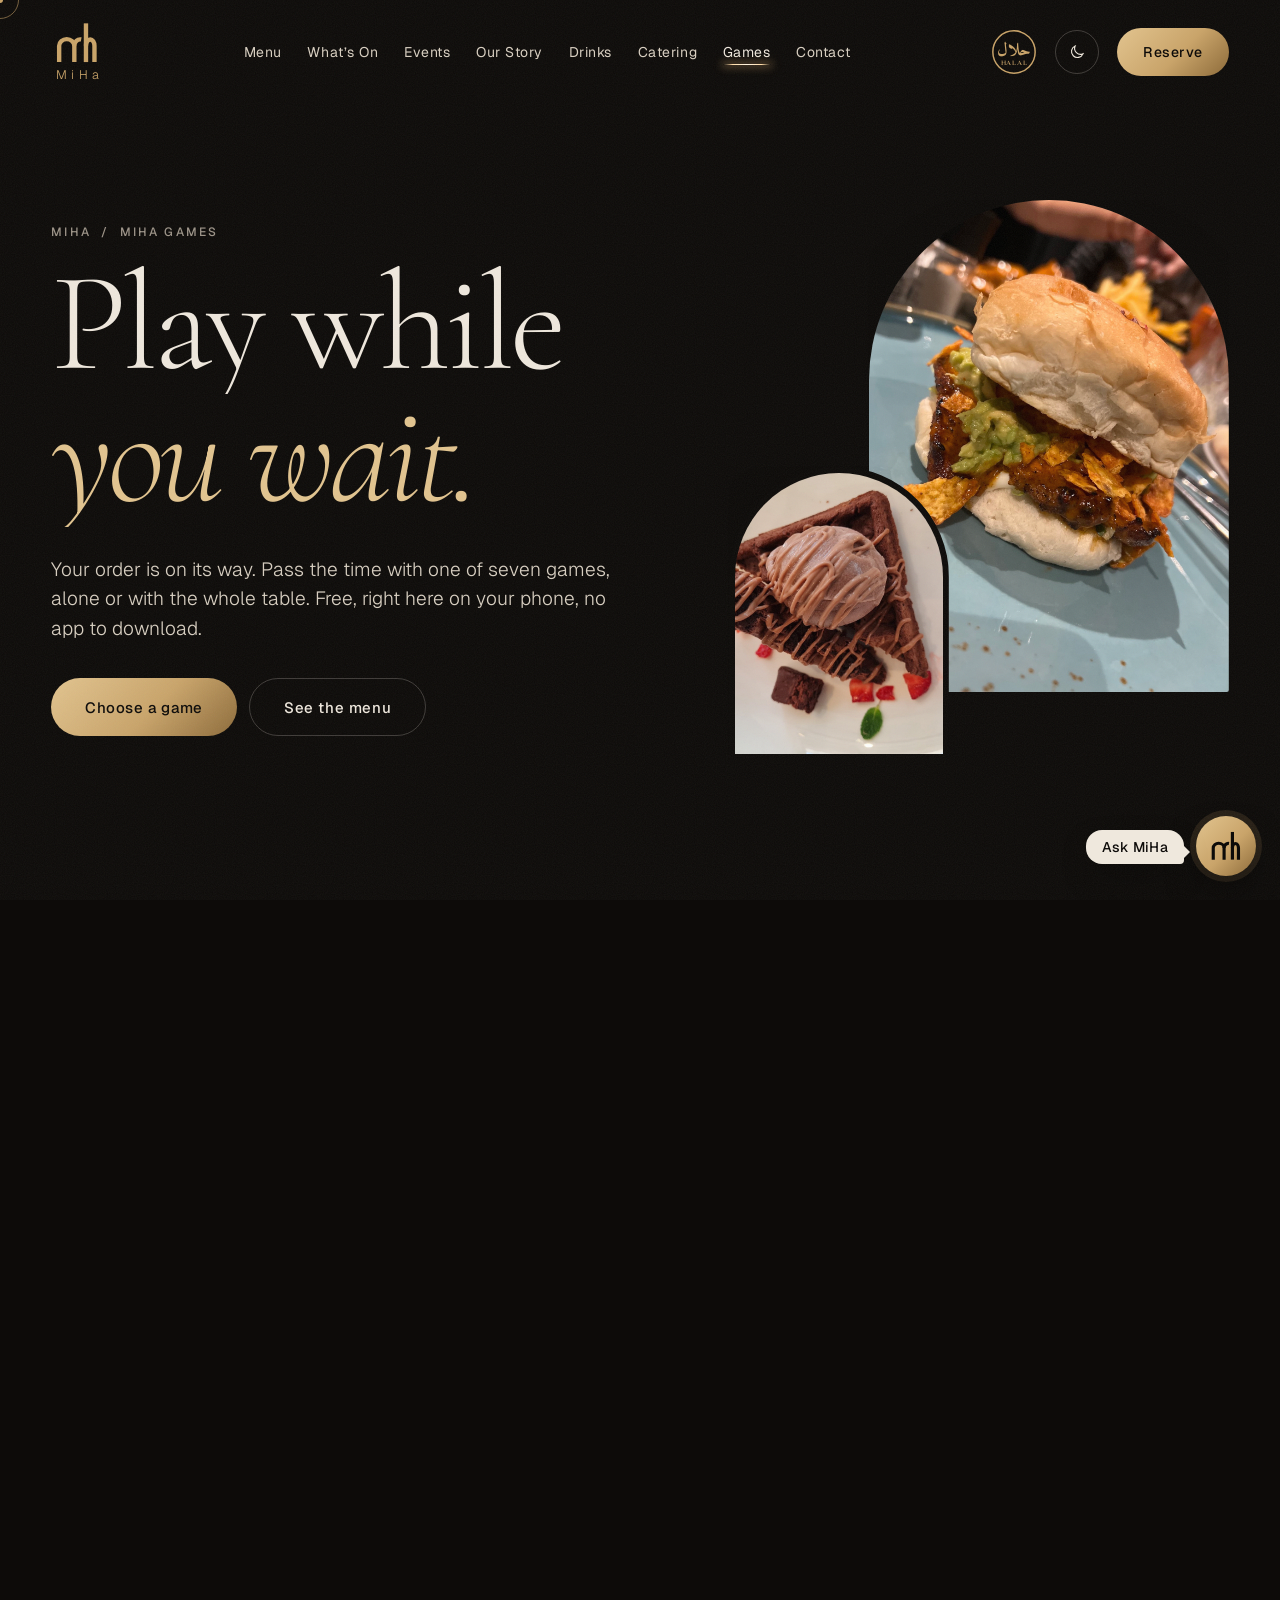
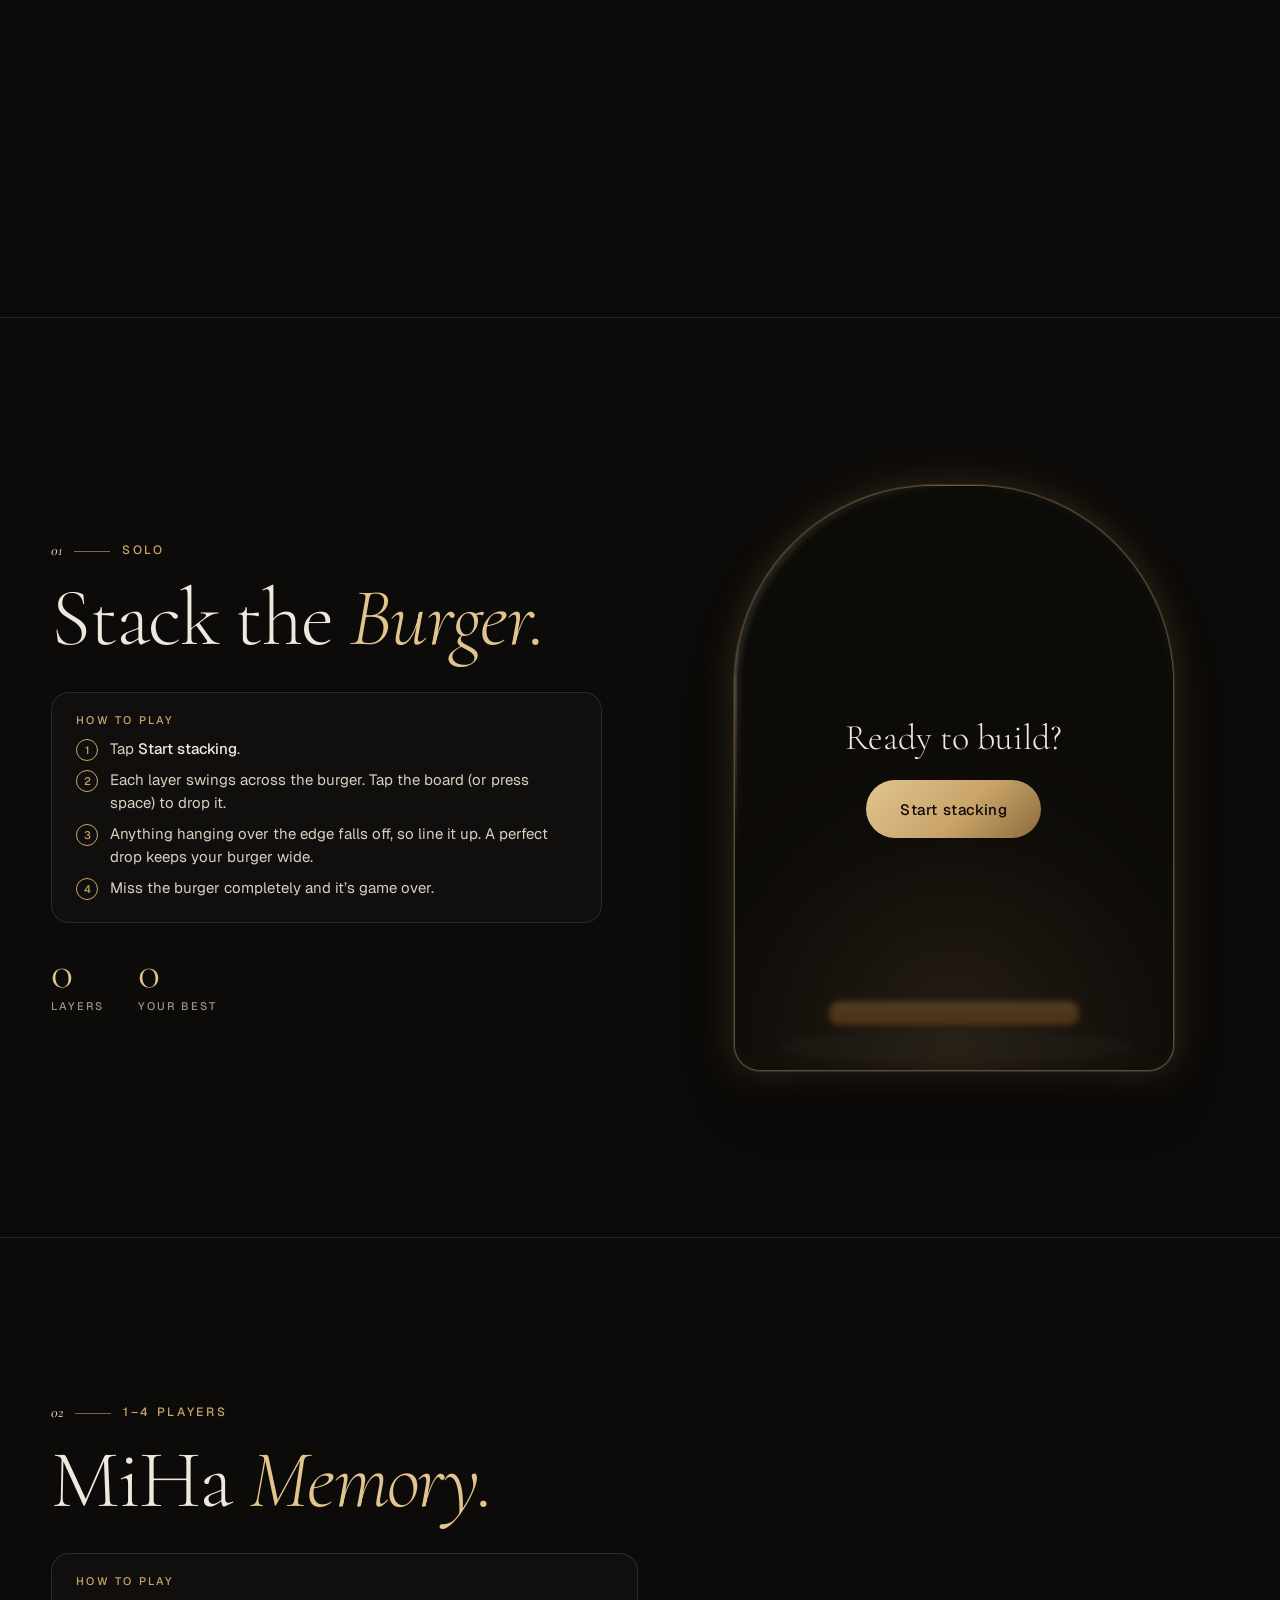
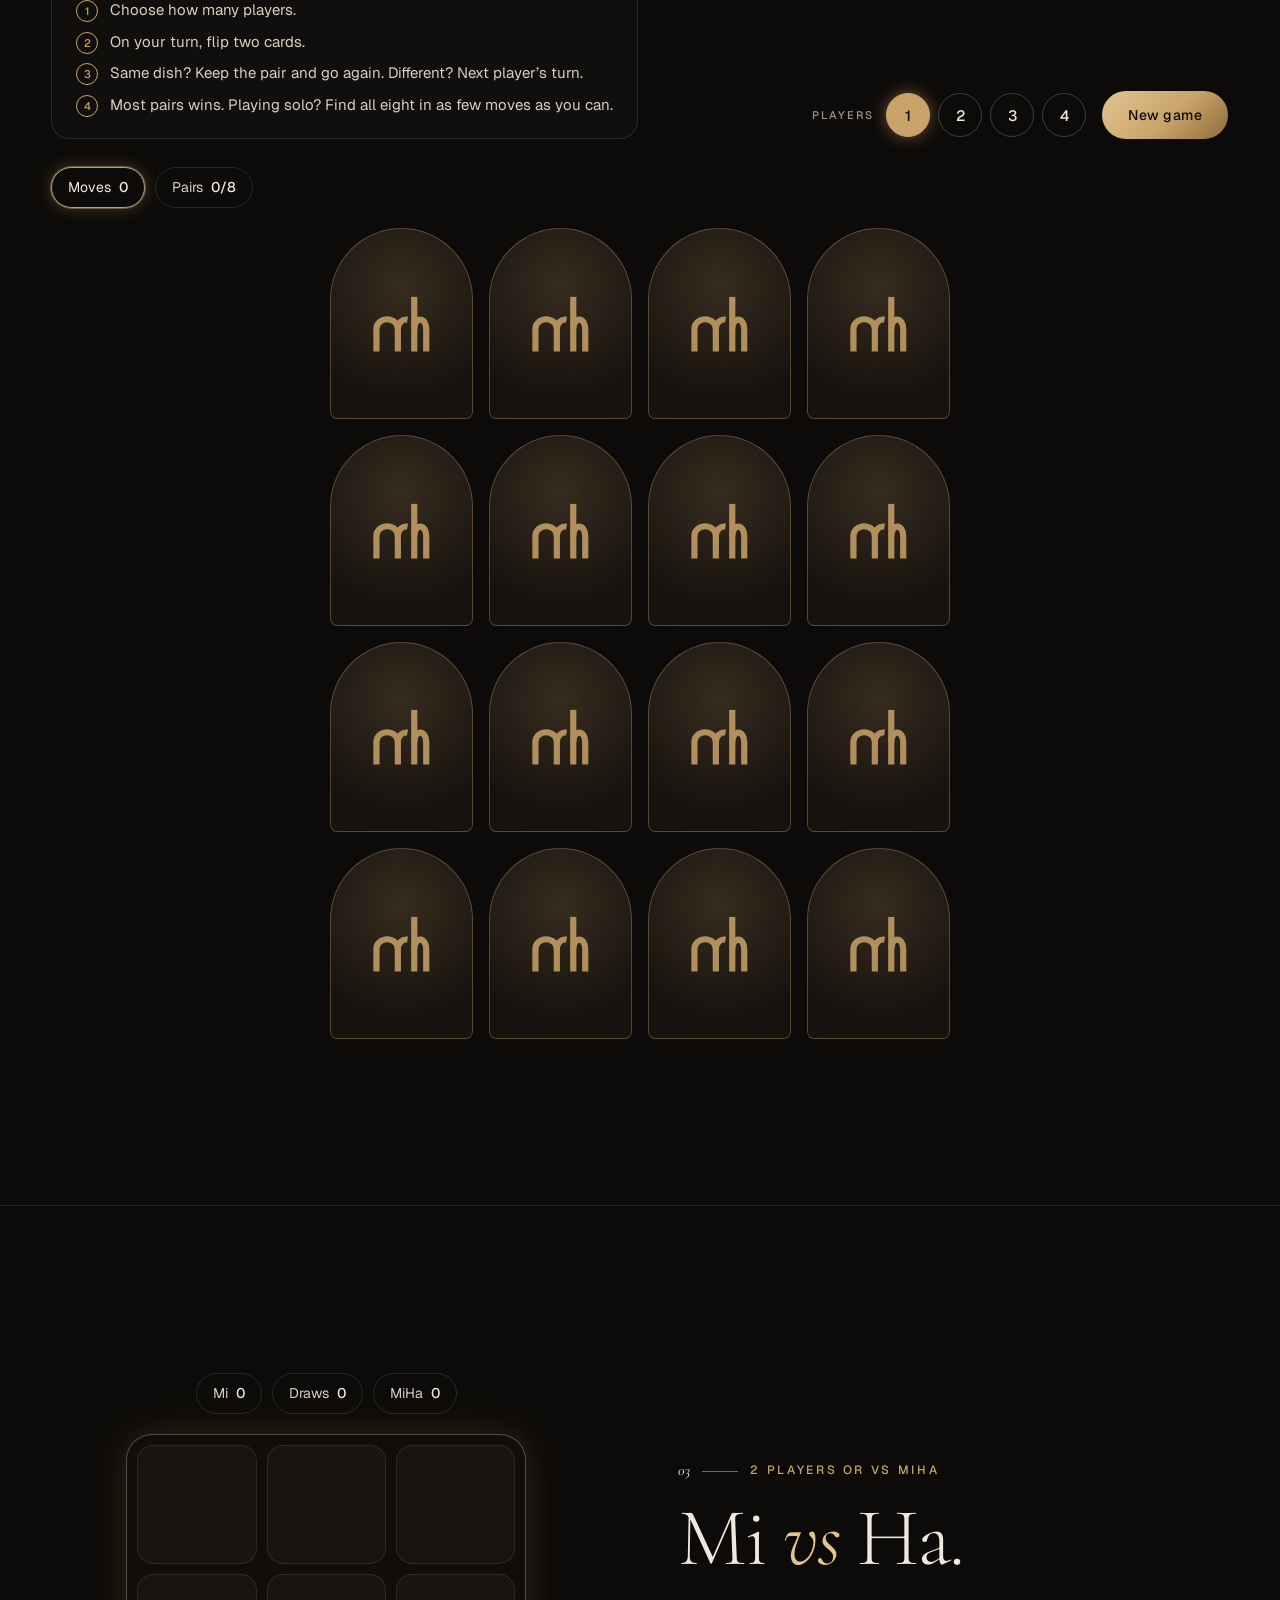
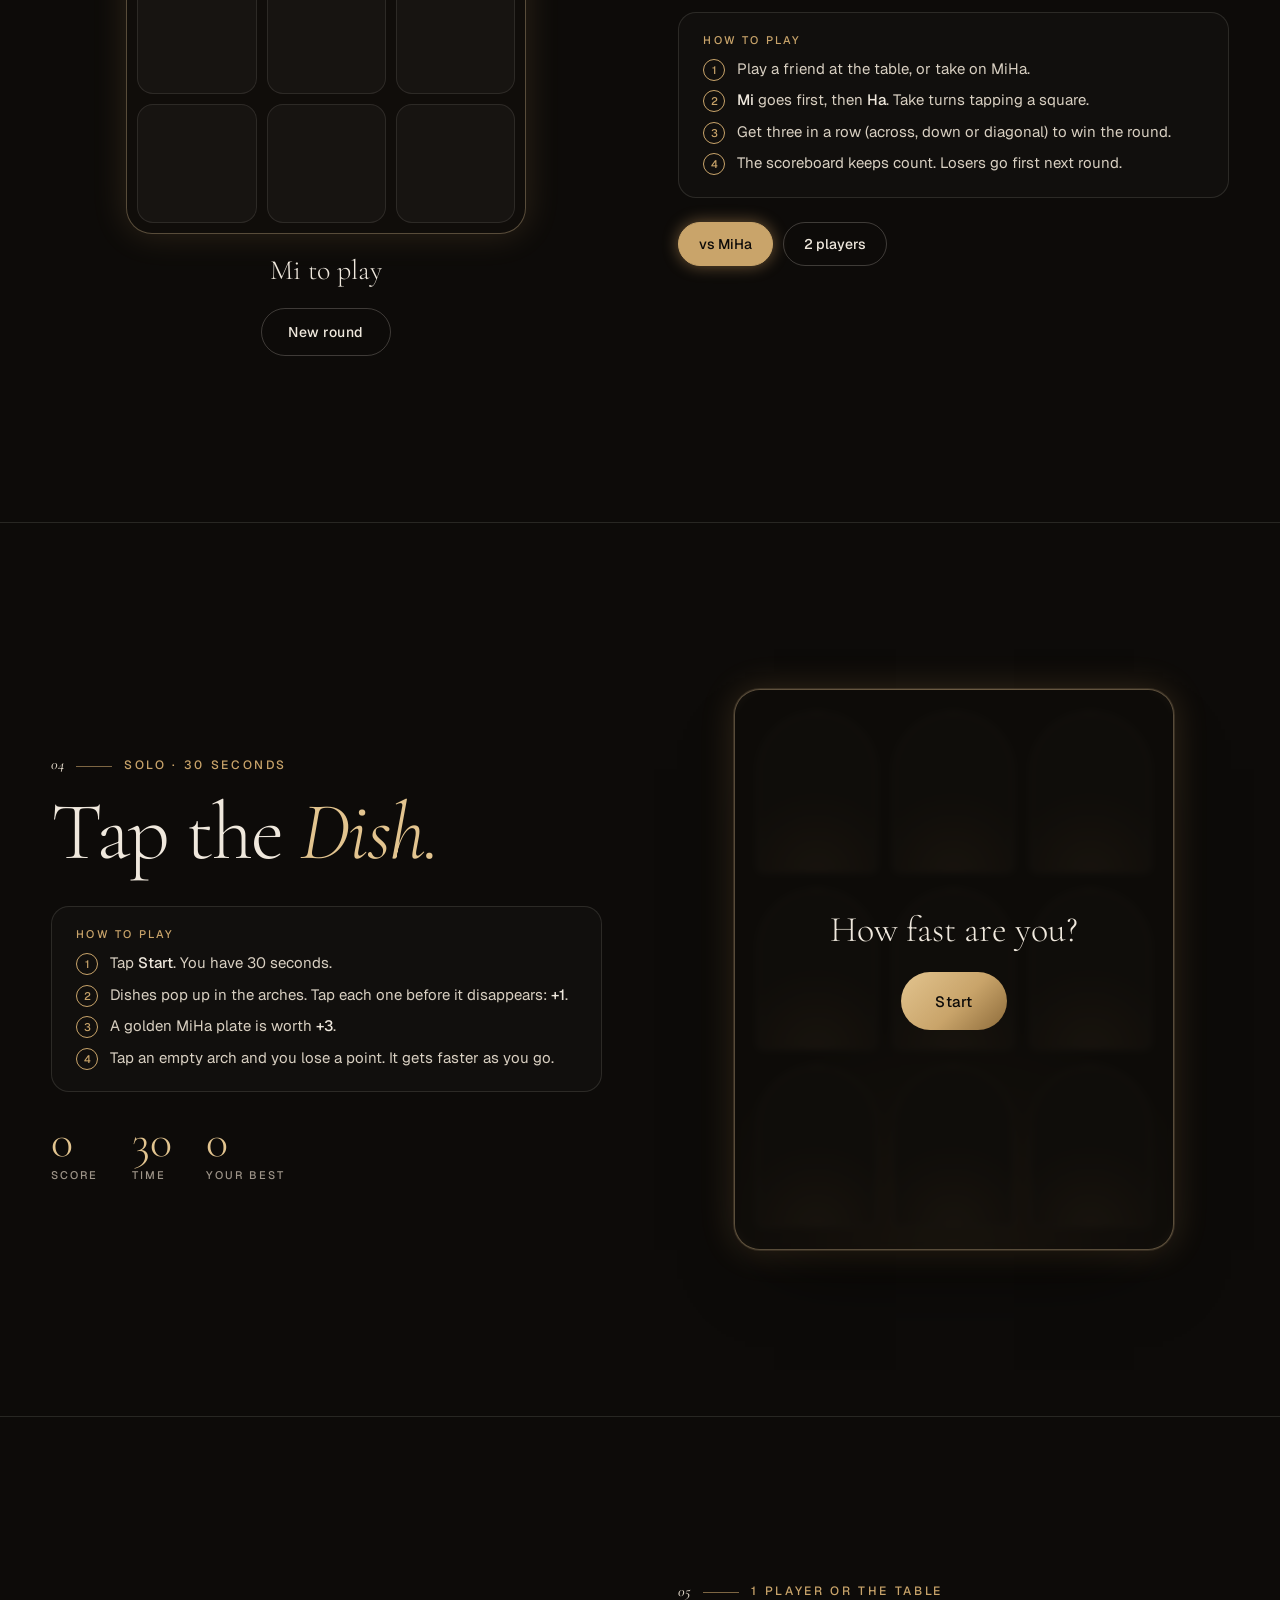
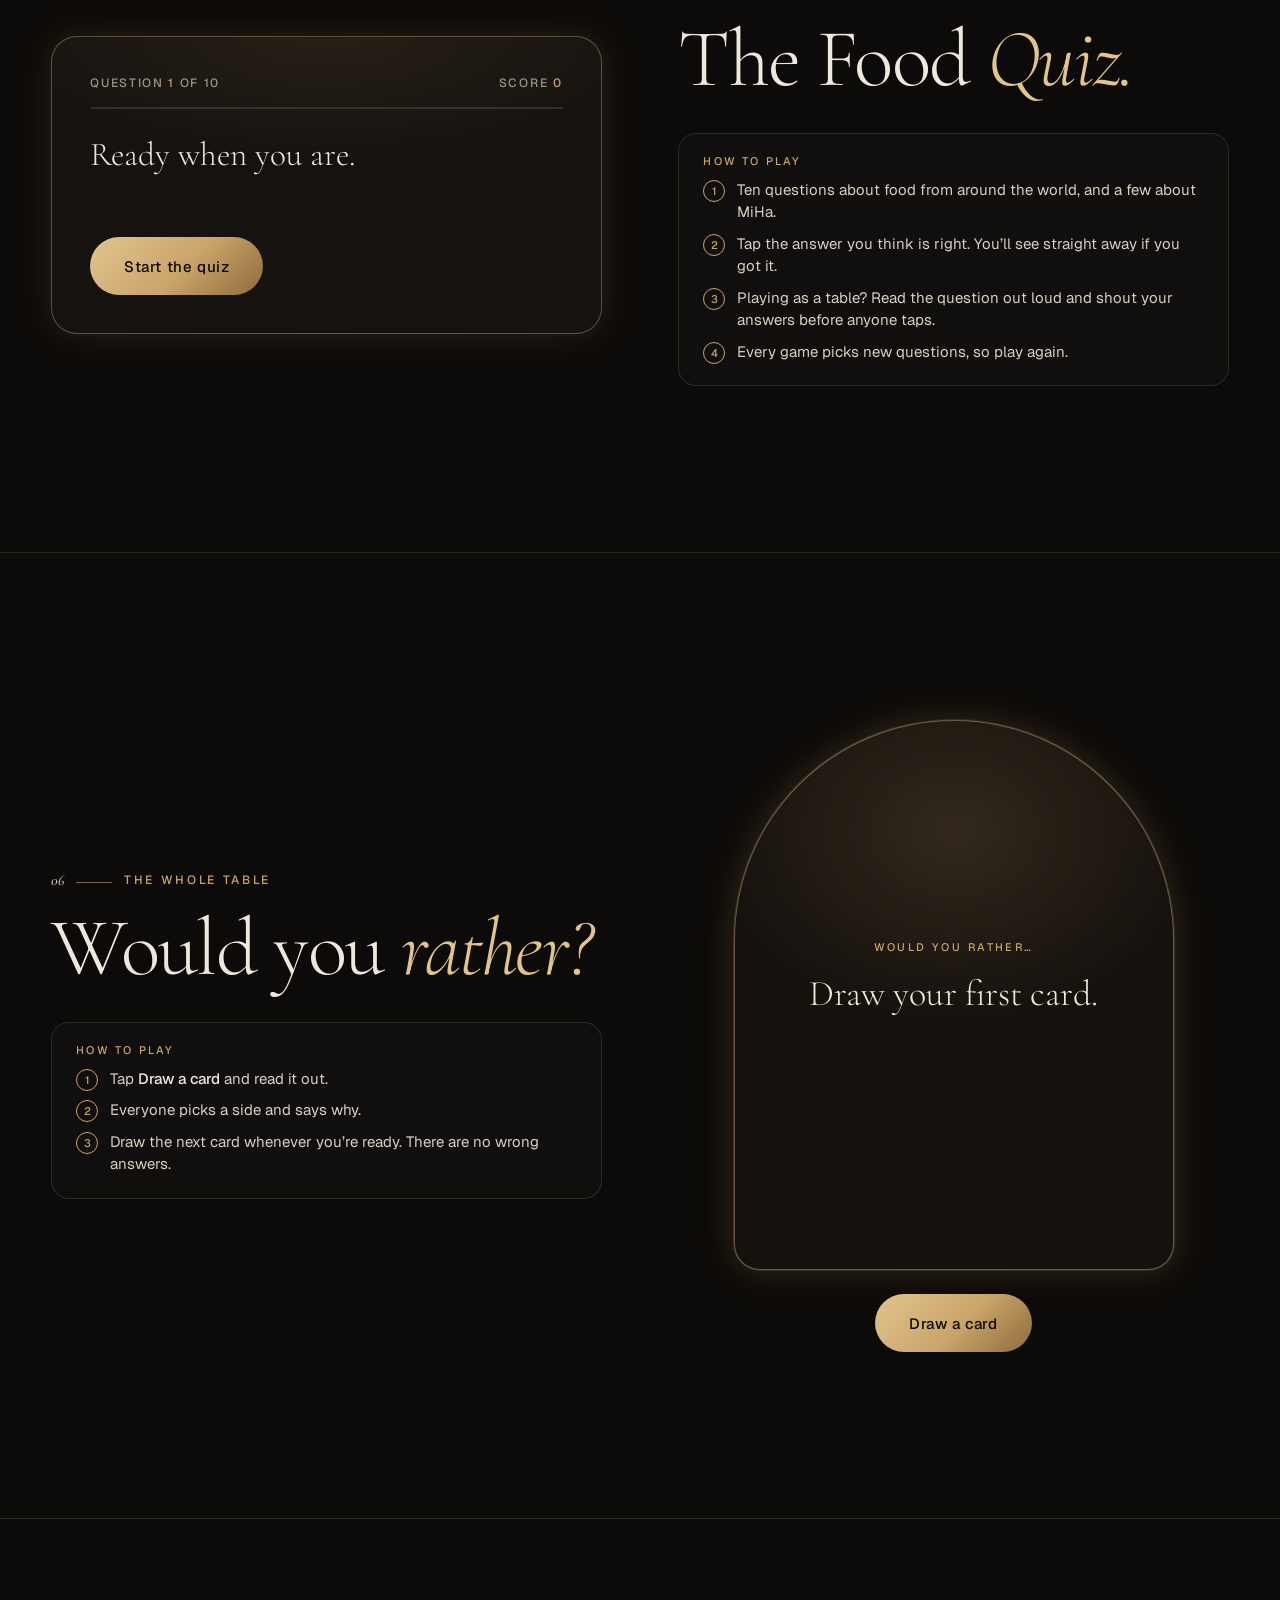
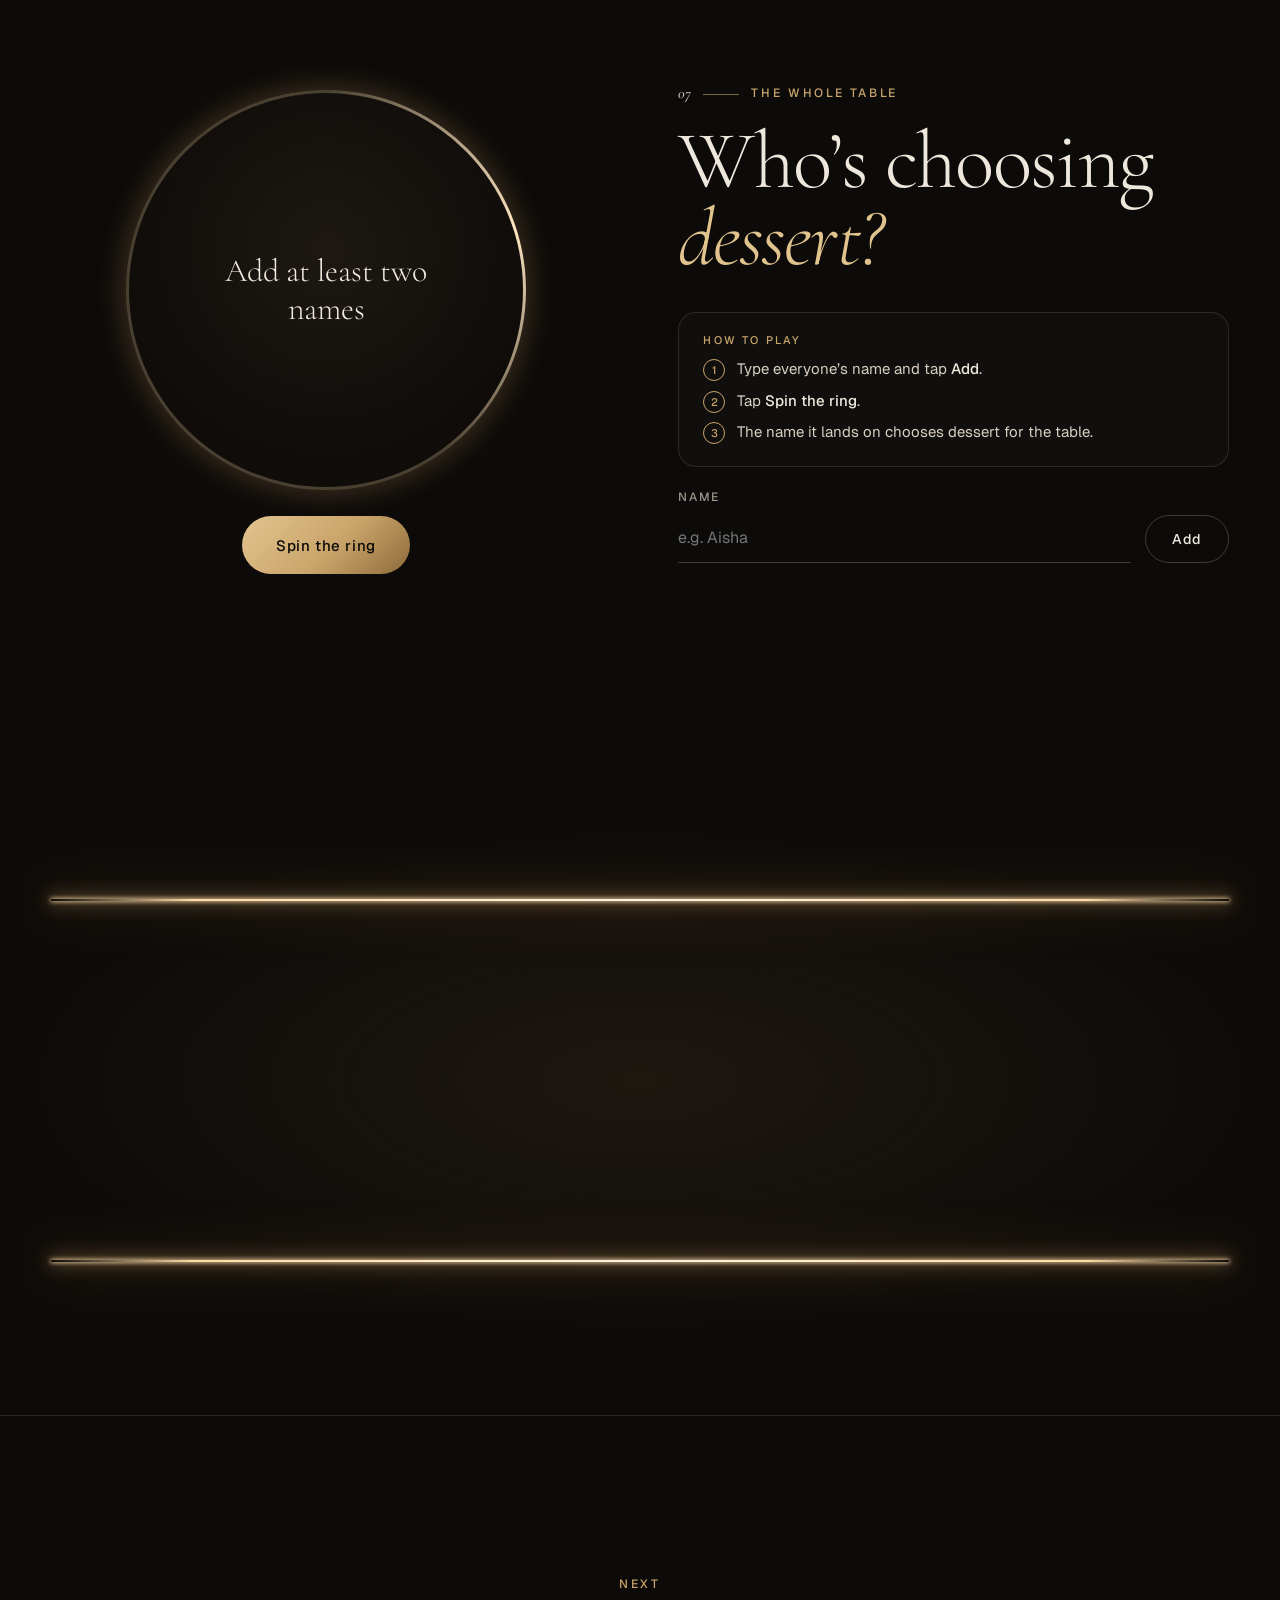
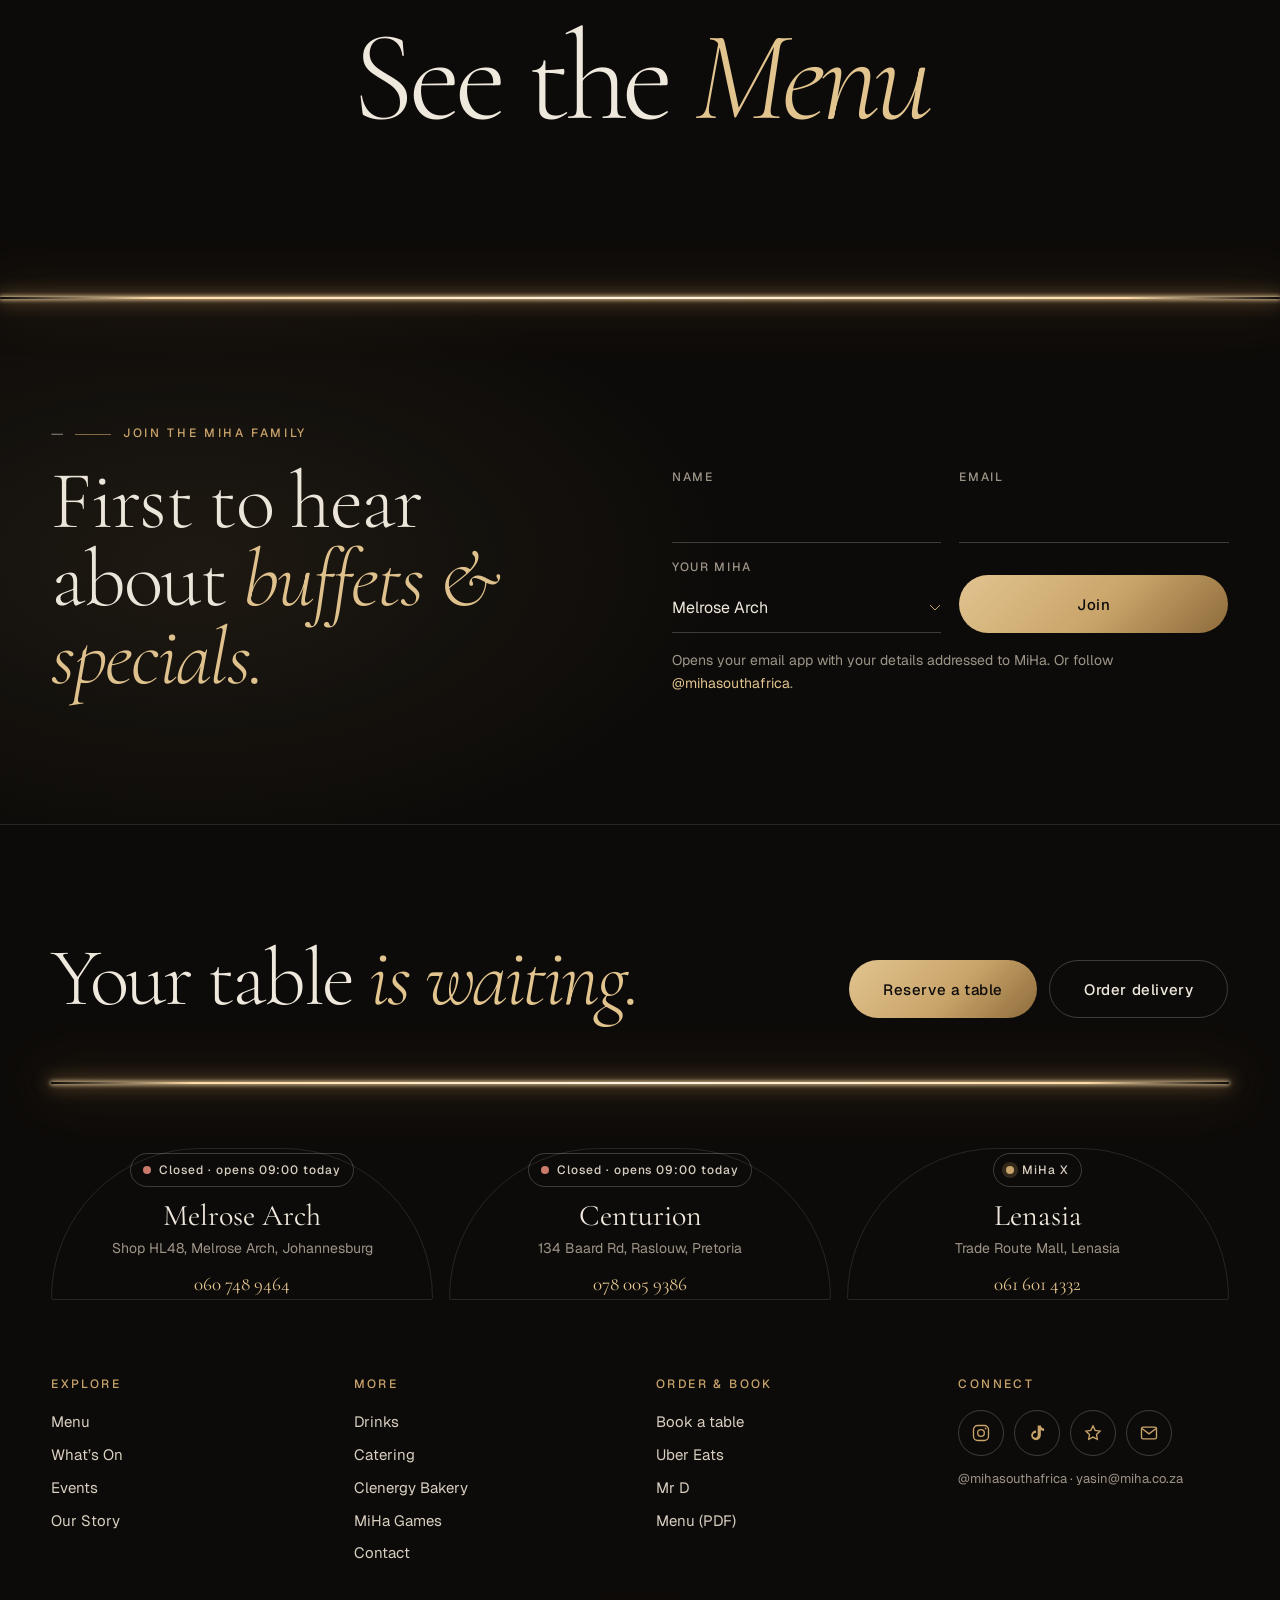
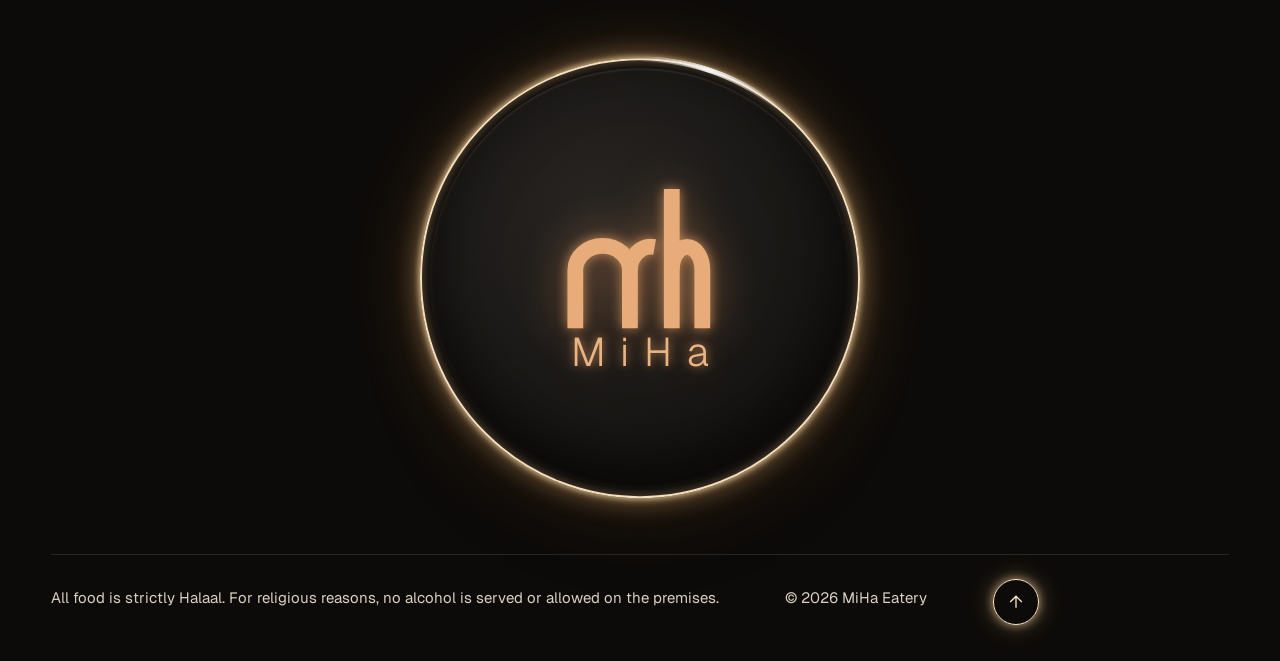
<file: games.html>
<!doctype html>
<html lang="en-ZA" class="no-js">
<head>
<meta charset="utf-8">
<meta name="viewport" content="width=device-width, initial-scale=1">
<title>MiHa Games · Play While You Wait</title>
<meta name="description" content="Seven free games to play while your order is on its way: Stack the Burger, MiHa Memory, Mi vs Ha, Tap the Dish, The Food Quiz, Would You Rather? and Who’s Choosing Dessert? On your phone, no app needed.">
<meta name="theme-color" content="#0d0b09">
<meta property="og:type" content="website">
<meta property="og:site_name" content="MiHa Eatery">
<meta property="og:title" content="MiHa Games · Play While You Wait">
<meta property="og:description" content="Seven free games to play while your order is on its way: Stack the Burger, MiHa Memory, Mi vs Ha, Tap the Dish, The Food Quiz, Would You Rather? and Who’s Choosing Dessert? On your phone, no app needed.">
<meta property="og:image" content="https://onlinepixelcode-collab.github.io/miha-website/img/brand/share.png?v=2">
<meta property="og:image:secure_url" content="https://onlinepixelcode-collab.github.io/miha-website/img/brand/share.png?v=2">
<meta property="og:image:type" content="image/png">
<meta property="og:image:width" content="1200">
<meta property="og:image:height" content="630">
<meta property="og:image:alt" content="MiHa Eatery logo">
<meta name="twitter:card" content="summary_large_image">
<meta name="twitter:title" content="MiHa Games · Play While You Wait">
<meta name="twitter:description" content="Seven free games to play while your order is on its way: Stack the Burger, MiHa Memory, Mi vs Ha, Tap the Dish, The Food Quiz, Would You Rather? and Who’s Choosing Dessert? On your phone, no app needed.">
<meta name="twitter:image" content="https://onlinepixelcode-collab.github.io/miha-website/img/brand/share.png?v=2">
<link rel="icon" type="image/svg+xml" href="img/brand/mh-mark.svg">
<link rel="icon" type="image/png" sizes="32x32" href="img/brand/favicon-32.png">
<link rel="apple-touch-icon" href="img/brand/apple-touch-icon.png">
<link rel="preconnect" href="https://fonts.googleapis.com">
<link rel="preconnect" href="https://fonts.gstatic.com" crossorigin>
<link href="https://fonts.googleapis.com/css2?family=Amiri:wght@700&family=Cormorant+Garamond:ital,wght@0,300;0,400;0,500;0,700;1,300;1,400&family=Geist:wght@300;400;500;600&display=swap" rel="stylesheet">
<link rel="stylesheet" href="style.css?v=mwsaofd5">
<script>document.documentElement.classList.replace('no-js','js');try{var t=localStorage.getItem('miha-theme');if(t)document.documentElement.dataset.theme=t}catch(e){}</script>
</head>
<body>
<a class="skip" href="#main">Skip to content</a>
<div class="loader" aria-hidden="true">
  <div class="loader__panel loader__panel--top"></div><div class="loader__panel loader__panel--bottom"></div>
  <div class="loader__inner"><svg class="mh loader__mark" viewBox="40 50 440 430" fill="none" stroke="currentColor" stroke-width="46" aria-hidden="true"><path pathLength="1" d="M73 470V300a79.5 70 0 0 1 159 0v170"/><path pathLength="1" d="M232 300a62 68 0 0 1 72-67"/><path pathLength="1" d="M354 64v406"/><path pathLength="1" d="M354 300a44.5 67 0 0 1 89 0v170"/></svg><div class="loader__word">MiHa</div><div class="loader__line"><i></i></div><div class="loader__meta"><span>Miya</span><span class="loader__count">00</span><span>Hassim</span></div></div>
</div>
<div class="curtain" aria-hidden="true"><div class="curtain__disc"><svg class="mh curtain__mark" viewBox="40 50 440 430" fill="none" stroke="currentColor" stroke-width="46" aria-hidden="true"><path pathLength="1" d="M73 470V300a79.5 70 0 0 1 159 0v170"/><path pathLength="1" d="M232 300a62 68 0 0 1 72-67"/><path pathLength="1" d="M354 64v406"/><path pathLength="1" d="M354 300a44.5 67 0 0 1 89 0v170"/></svg><p class="curtain__word">MiHa</p></div></div>
<div class="cursor" aria-hidden="true"><div class="cursor__dot"></div><div class="cursor__ring"><span class="cursor__label"></span></div></div>
<div class="grain" aria-hidden="true"></div>

<header class="nav">
  <a class="nav__logo" href="index.html" data-title="MiHa" aria-label="MiHa Eatery, home"><svg class="mh " viewBox="40 50 440 430" fill="none" stroke="currentColor" stroke-width="46" aria-hidden="true"><path pathLength="1" d="M73 470V300a79.5 70 0 0 1 159 0v170"/><path pathLength="1" d="M232 300a62 68 0 0 1 72-67"/><path pathLength="1" d="M354 64v406"/><path pathLength="1" d="M354 300a44.5 67 0 0 1 89 0v170"/></svg><span>MiHa</span></a>
  <nav class="nav__links" aria-label="Main">
    <a href="menu.html">Menu</a>
    <a href="whats-on.html">What’s On</a>
    <a href="events.html">Events</a>
    <a href="story.html">Our Story</a>
    <a href="drinks.html">Drinks</a>
    <a href="catering.html">Catering</a>
    <a href="games.html">Games</a>
    <a href="contact.html">Contact</a>
  </nav>
  <div class="nav__right">
    <span class="halal" role="img" aria-label="Strictly Halaal" title="Strictly Halaal"><svg viewBox="0 0 100 100" aria-hidden="true"><circle cx="50" cy="50" r="46" fill="none" stroke="currentColor" stroke-width="3.2"/><text x="50" y="56" text-anchor="middle" font-family="Amiri, 'Geeza Pro', 'Arabic Typesetting', serif" font-size="38" font-weight="700" fill="currentColor">حلال</text><text x="50" y="79" text-anchor="middle" font-family="'Cormorant Garamond', Georgia, serif" font-size="15" font-weight="700" letter-spacing="1.5" fill="currentColor">HALAL</text></svg></span>
    <button class="theme-toggle" type="button" aria-label="Switch to light theme"><svg class="i-moon" viewBox="0 0 24 24" fill="none" stroke="currentColor" stroke-width="1.5" aria-hidden="true"><path d="M20 14.5A8 8 0 019.5 4a8 8 0 1010.5 10.5z"/></svg><svg class="i-sun" viewBox="0 0 24 24" fill="none" stroke="currentColor" stroke-width="1.5" aria-hidden="true"><circle cx="12" cy="12" r="4"/><path d="M12 2v2M12 20v2M2 12h2M20 12h2M4.9 4.9l1.4 1.4M17.7 17.7l1.4 1.4M4.9 19.1l1.4-1.4M17.7 6.3l1.4-1.4"/></svg></button>
    <a class="btn btn--gold mag" href="reserve.html#book" data-cursor="Book"><span>Reserve</span></a>
    <button class="nav__burger" aria-label="Open menu" aria-expanded="false" aria-controls="drawer"><i></i><i></i></button>
  </div>
</header>
<div class="drawer" id="drawer" hidden>
  <nav aria-label="Mobile">
    <a href="index.html"><small>01</small>Home</a>
    <a href="menu.html"><small>02</small>Menu</a>
    <a href="whats-on.html"><small>03</small>What’s On</a>
    <a href="events.html"><small>04</small>Events</a>
    <a href="story.html"><small>05</small>Our Story</a>
    <a href="drinks.html"><small>06</small>Drinks</a>
    <a href="catering.html"><small>07</small>Catering</a>
    <a href="bakery.html"><small>08</small>Bakery</a>
    <a href="games.html"><small>09</small>MiHa Games</a>
    <a href="contact.html"><small>10</small>Contact</a>
    <a href="reserve.html#book"><small>11</small>Reserve</a>
  </nav>
  <p class="drawer__foot">Melrose Arch · Centurion<br>Strictly Halaal · Alcohol-free</p>
</div>
<main id="main">

<section class="shero ghero">
  <div class="wrap shero__grid">
    <div class="shero__copy">
      <p class="crumbs"><a href="index.html">MiHa</a> &nbsp;/&nbsp; MiHa Games</p>
      <h1 class="display phero__title"><span class="line"><span>Play while</span></span><span class="line"><span><em>you wait.</em></span></span></h1>
      <p class="lead">Your order is on its way. Pass the time with one of seven games, alone or with the whole table. Free, right here on your phone, no app to download.</p>
      <div class="ghero__btns"><a class="btn btn--gold btn--lg" href="#games"><span>Choose a game</span></a><a class="btn btn--ghost btn--lg" href="menu.html"><span>See the menu</span></a></div>
    </div>
    <div class="shero__arches">
      <figure class="arch arch--tall" data-clip><img src="img/miha/g-burger.jpg" alt="A MiHa burger" loading="lazy"></figure>
      <figure class="arch arch--small" data-clip><img src="img/miha/g-dessert-choc.jpg" alt="A MiHa chocolate dessert" loading="lazy"></figure>
    </div>
  </div>
</section>

<section class="sec sec--line gindex" id="games">
  <div class="wrap">
    <p class="eyebrow"><span class="dot"></span> Seven games</p>
    <h2 class="h2">Pick a game, <em>any game.</em></h2>
    <div class="led gindex__led" aria-hidden="true"></div>
    <div class="gcards">
      <a class="gcard" href="#stack"><span class="gcard__n">01</span><b class="gcard__name">Stack the Burger</b><span class="gcard__who">Solo</span><span class="gcard__rule">Drop each layer on the bun. Stack it as high as you can.</span><span class="gcard__go">Play <span aria-hidden="true">→</span></span></a>
      <a class="gcard" href="#memory"><span class="gcard__n">02</span><b class="gcard__name">MiHa Memory</b><span class="gcard__who">1–4 players</span><span class="gcard__rule">Flip cards, find matching dishes. Most pairs wins.</span><span class="gcard__go">Play <span aria-hidden="true">→</span></span></a>
      <a class="gcard" href="#mivsha"><span class="gcard__n">03</span><b class="gcard__name">Mi vs Ha</b><span class="gcard__who">2 players or vs MiHa</span><span class="gcard__rule">Noughts and crosses with a MiHa twist. Three in a row wins.</span><span class="gcard__go">Play <span aria-hidden="true">→</span></span></a>
      <a class="gcard" href="#tap"><span class="gcard__n">04</span><b class="gcard__name">Tap the Dish</b><span class="gcard__who">Solo · 30 seconds</span><span class="gcard__rule">Tap the dishes as they pop up. Golden plates are worth 3.</span><span class="gcard__go">Play <span aria-hidden="true">→</span></span></a>
      <a class="gcard" href="#quiz"><span class="gcard__n">05</span><b class="gcard__name">The Food Quiz</b><span class="gcard__who">1 player or the table</span><span class="gcard__rule">Ten quick questions about food and MiHa. How many can you get?</span><span class="gcard__go">Play <span aria-hidden="true">→</span></span></a>
      <a class="gcard" href="#talk"><span class="gcard__n">06</span><b class="gcard__name">Would You Rather?</b><span class="gcard__who">The whole table</span><span class="gcard__rule">Draw a card, everyone answers. No wrong answers, lots of debate.</span><span class="gcard__go">Play <span aria-hidden="true">→</span></span></a>
      <a class="gcard" href="#chooser"><span class="gcard__n">07</span><b class="gcard__name">Who’s Choosing Dessert?</b><span class="gcard__who">The whole table</span><span class="gcard__rule">Fingers on the circle. The LED ring picks one of you.</span><span class="gcard__go">Play <span aria-hidden="true">→</span></span></a>
    </div>
  </div>
</section>

<section class="sec sec--line game" id="stack">
  <div class="wrap game__grid">
    <div class="game__copy">
      <p class="eyebrow"><span class="num">01</span> Solo</p>
      <h2 class="h2">Stack the <em>Burger.</em></h2>
      <div class="how"><p class="how__t">How to play</p><ol><li>Tap <b>Start stacking</b>.</li><li>Each layer swings across the burger. Tap the board (or press space) to drop it.</li><li>Anything hanging over the edge falls off, so line it up. A perfect drop keeps your burger wide.</li><li>Miss the burger completely and it’s game over.</li></ol></div>
      <dl class="game__stats"><div><dt>Layers</dt><dd class="st-score">0</dd></div><div><dt>Your best</dt><dd class="st-best">0</dd></div></dl>
    </div>
    <div class="stage" data-lenis-prevent>
      <div class="stage__led" aria-hidden="true"></div>
      <canvas class="st-canvas" width="420" height="560" aria-label="Stack the Burger game board" role="img"></canvas>
      <div class="stage__overlay st-overlay"><p class="stage__msg st-msg">Ready to build?</p><button class="btn btn--gold btn--lg st-start" type="button"><span>Start stacking</span></button></div>
    </div>
  </div>
</section>

<section class="sec sec--line game" id="memory">
  <div class="wrap">
    <div class="game__head">
      <div><p class="eyebrow"><span class="num">02</span> 1–4 players</p><h2 class="h2">MiHa <em>Memory.</em></h2>
      <div class="how"><p class="how__t">How to play</p><ol><li>Choose how many players.</li><li>On your turn, flip two cards.</li><li>Same dish? Keep the pair and go again. Different? Next player’s turn.</li><li>Most pairs wins. Playing solo? Find all eight in as few moves as you can.</li></ol></div></div>
      <div class="mm-setup" role="group" aria-label="Number of players"><span>Players</span><button type="button" data-n="1" class="is-on">1</button><button type="button" data-n="2">2</button><button type="button" data-n="3">3</button><button type="button" data-n="4">4</button><button type="button" class="btn btn--gold mm-new"><span>New game</span></button></div>
    </div>
    <div class="mm-score" aria-live="polite"></div>
    <div class="mm-board" data-lenis-prevent></div>
    <div class="mm-win" hidden><p class="mm-win__t"></p><button class="btn btn--gold btn--lg mm-again" type="button"><span>Play again</span></button></div>
  </div>
</section>

<section class="sec sec--line game" id="mivsha">
  <div class="wrap game__grid game__grid--rev">
    <div class="game__copy">
      <p class="eyebrow"><span class="num">03</span> 2 players or vs MiHa</p>
      <h2 class="h2">Mi <em>vs</em> Ha.</h2>
      <div class="how"><p class="how__t">How to play</p><ol><li>Play a friend at the table, or take on MiHa.</li><li><b>Mi</b> goes first, then <b>Ha</b>. Take turns tapping a square.</li><li>Get three in a row (across, down or diagonal) to win the round.</li><li>The scoreboard keeps count. Losers go first next round.</li></ol></div>
      <div class="tt-mode" role="group" aria-label="Opponent"><button type="button" data-mode="cpu" class="is-on">vs MiHa</button><button type="button" data-mode="2p">2 players</button></div>
    </div>
    <div class="tt-wrap">
      <div class="tt-score" aria-live="polite"><span class="tt-s tt-s--mi">Mi <b data-s="mi">0</b></span><span class="tt-s tt-s--d">Draws <b data-s="d">0</b></span><span class="tt-s tt-s--ha"><i class="tt-ha-name">MiHa</i> <b data-s="ha">0</b></span></div>
      <div class="tt-board" data-lenis-prevent role="grid" aria-label="Mi vs Ha board"><button class="tt-cell" type="button" data-i="0" aria-label="Square 1"></button><button class="tt-cell" type="button" data-i="1" aria-label="Square 2"></button><button class="tt-cell" type="button" data-i="2" aria-label="Square 3"></button><button class="tt-cell" type="button" data-i="3" aria-label="Square 4"></button><button class="tt-cell" type="button" data-i="4" aria-label="Square 5"></button><button class="tt-cell" type="button" data-i="5" aria-label="Square 6"></button><button class="tt-cell" type="button" data-i="6" aria-label="Square 7"></button><button class="tt-cell" type="button" data-i="7" aria-label="Square 8"></button><button class="tt-cell" type="button" data-i="8" aria-label="Square 9"></button></div>
      <p class="tt-msg" aria-live="polite">Mi to play</p>
      <button class="btn btn--ghost tt-reset" type="button"><span>New round</span></button>
    </div>
  </div>
</section>

<section class="sec sec--line game" id="tap">
  <div class="wrap game__grid">
    <div class="game__copy">
      <p class="eyebrow"><span class="num">04</span> Solo · 30 seconds</p>
      <h2 class="h2">Tap the <em>Dish.</em></h2>
      <div class="how"><p class="how__t">How to play</p><ol><li>Tap <b>Start</b>. You have 30 seconds.</li><li>Dishes pop up in the arches. Tap each one before it disappears: <b>+1</b>.</li><li>A golden MiHa plate is worth <b>+3</b>.</li><li>Tap an empty arch and you lose a point. It gets faster as you go.</li></ol></div>
      <dl class="game__stats"><div><dt>Score</dt><dd class="tp-score">0</dd></div><div><dt>Time</dt><dd class="tp-time">30</dd></div><div><dt>Your best</dt><dd class="tp-best">0</dd></div></dl>
    </div>
    <div class="tp-wrap">
      <div class="tp-grid" data-lenis-prevent><button class="tp-hole" type="button" data-i="0" aria-label="Arch 1"><span class="tp-dish"></span></button><button class="tp-hole" type="button" data-i="1" aria-label="Arch 2"><span class="tp-dish"></span></button><button class="tp-hole" type="button" data-i="2" aria-label="Arch 3"><span class="tp-dish"></span></button><button class="tp-hole" type="button" data-i="3" aria-label="Arch 4"><span class="tp-dish"></span></button><button class="tp-hole" type="button" data-i="4" aria-label="Arch 5"><span class="tp-dish"></span></button><button class="tp-hole" type="button" data-i="5" aria-label="Arch 6"><span class="tp-dish"></span></button><button class="tp-hole" type="button" data-i="6" aria-label="Arch 7"><span class="tp-dish"></span></button><button class="tp-hole" type="button" data-i="7" aria-label="Arch 8"><span class="tp-dish"></span></button><button class="tp-hole" type="button" data-i="8" aria-label="Arch 9"><span class="tp-dish"></span></button></div>
      <div class="stage__overlay tp-overlay"><p class="stage__msg tp-msg">How fast are you?</p><button class="btn btn--gold btn--lg tp-start" type="button"><span>Start</span></button></div>
    </div>
  </div>
</section>

<section class="sec sec--line game" id="quiz">
  <div class="wrap game__grid game__grid--rev">
    <div class="game__copy">
      <p class="eyebrow"><span class="num">05</span> 1 player or the table</p>
      <h2 class="h2">The Food <em>Quiz.</em></h2>
      <div class="how"><p class="how__t">How to play</p><ol><li>Ten questions about food from around the world, and a few about MiHa.</li><li>Tap the answer you think is right. You’ll see straight away if you got it.</li><li>Playing as a table? Read the question out loud and shout your answers before anyone taps.</li><li>Every game picks new questions, so play again.</li></ol></div>
    </div>
    <div class="qz" aria-live="polite">
      <div class="qz__top"><span class="qz__n">Question <b>1</b> of 10</span><span class="qz__s">Score <b>0</b></span></div>
      <div class="qz__bar"><i></i></div>
      <p class="qz__q">Ready when you are.</p>
      <div class="qz__a"></div>
      <button class="btn btn--gold btn--lg qz__go" type="button"><span>Start the quiz</span></button>
    </div>
  </div>
</section>

<section class="sec sec--line game" id="talk">
  <div class="wrap game__grid">
    <div class="game__copy">
      <p class="eyebrow"><span class="num">06</span> The whole table</p>
      <h2 class="h2">Would you <em>rather?</em></h2>
      <div class="how"><p class="how__t">How to play</p><ol><li>Tap <b>Draw a card</b> and read it out.</li><li>Everyone picks a side and says why.</li><li>Draw the next card whenever you’re ready. There are no wrong answers.</li></ol></div>
    </div>
    <div class="wyr">
      <div class="wyr__card" aria-live="polite"><span class="wyr__k">Would you rather…</span><p class="wyr__q">Draw your first card.</p><span class="wyr__n"></span></div>
      <button class="btn btn--gold btn--lg wyr__go" type="button"><span>Draw a card</span></button>
    </div>
  </div>
</section>

<section class="sec sec--line game" id="chooser">
  <div class="wrap game__grid game__grid--rev">
    <div class="game__copy">
      <p class="eyebrow"><span class="num">07</span> The whole table</p>
      <h2 class="h2">Who’s choosing <em>dessert?</em></h2>
      <div class="how ch-touch"><p class="how__t">How to play</p><ol><li>Everyone puts one finger on the circle.</li><li>Hold still. After a moment the LED ring spins.</li><li>The finger left glowing chooses dessert for the table.</li></ol></div>
      <div class="how ch-mouse"><p class="how__t">How to play</p><ol><li>Type everyone’s name and tap <b>Add</b>.</li><li>Tap <b>Spin the ring</b>.</li><li>The name it lands on chooses dessert for the table.</li></ol></div>
      <form class="ch-names" aria-label="Add names">
        <div class="field"><label for="ch-name">Name</label><input id="ch-name" autocomplete="off" placeholder="e.g. Aisha" maxlength="20"></div>
        <button class="btn btn--ghost" type="submit"><span>Add</span></button>
      </form>
      <ul class="ch-list" aria-live="polite"></ul>
    </div>
    <div class="ch-stage" data-lenis-prevent>
      <div class="ch-ring"><div class="ch-ring__in"><p class="ch-msg">Fingers on the circle</p></div></div>
      <button class="btn btn--gold btn--lg ch-spin" type="button"><span>Spin the ring</span></button>
    </div>
  </div>
</section>

<section class="bleed bleed--led" aria-label="Your food is on its way">
  <div class="led led--top" aria-hidden="true"></div>
  <p class="bleed__quote wrap"><span>Game over?</span><span><em>Your food’s nearly here.</em></span></p>
  <div class="led led--bottom" aria-hidden="true"></div>
</section>

<a class="next" href="menu.html" data-title="See the Menu" data-cursor="Next"><small>Next</small><strong>See the <em>Menu</em></strong></a>
</main>

<section class="join" aria-labelledby="join-title">
  <div class="led led--edge" aria-hidden="true"></div>
  <div class="wrap join__grid">
    <div>
      <p class="eyebrow"><span class="num">—</span> Join the MiHa family</p>
      <h2 class="h2" id="join-title">First to hear about <em>buffets &amp; specials.</em></h2>
    </div>
    <form class="join__form" data-mailto="yasin@miha.co.za" data-subject="Join the MiHa family">
      <div class="field"><label for="j-name">Name</label><input id="j-name" name="name" autocomplete="name" required></div>
      <div class="field"><label for="j-email">Email</label><input id="j-email" name="email" type="email" autocomplete="email" required></div>
      <div class="field"><label for="j-branch">Your MiHa</label><select id="j-branch" name="branch"><option>Melrose Arch</option><option>Centurion</option><option>MiHa X Lenasia</option></select></div>
      <button class="btn btn--gold btn--lg mag" type="submit"><span>Join</span></button>
      <p class="form__note">Opens your email app with your details addressed to MiHa. Or follow <a href="https://www.instagram.com/mihasouthafrica/" target="_blank" rel="noopener">@mihasouthafrica</a>.</p>
      <p class="form__ok" hidden>Welcome to the family. Your email app should now be open, ready to send.</p>
    </form>
  </div>
</section>
<footer class="footer">
  <div class="wrap">
    <div class="fcta">
      <h2 class="fcta__title">Your table <em>is waiting.</em></h2>
      <div class="fcta__btns"><a class="btn btn--gold btn--lg" href="reserve.html#book"><span>Reserve a table</span></a><a class="btn btn--ghost btn--lg" href="https://www.ubereats.com/za/search?q=MiHa%20Melrose%20Arch" target="_blank" rel="noopener"><span>Order delivery</span></a></div>
    </div>
    <div class="led fcta__led" aria-hidden="true"></div>
    <div class="fbranches">
      <a class="fbranch" data-branch="jhb" href="https://www.google.com/maps/search/?api=1&query=MiHa+Eatery+Melrose+Arch" target="_blank" rel="noopener"><span class="status"><i></i><em>…</em></span><b>Melrose Arch</b><small>Shop HL48, Melrose Arch, Johannesburg</small><span class="fbranch__tel">060 748 9464</span></a>
      <a class="fbranch" data-branch="pta" href="https://www.google.com/maps/search/?api=1&query=MiHa+Eatery+134+Baard+Rd+Raslouw" target="_blank" rel="noopener"><span class="status"><i></i><em>…</em></span><b>Centurion</b><small>134 Baard Rd, Raslouw, Pretoria</small><span class="fbranch__tel">078 005 9386</span></a>
      <a class="fbranch" href="https://www.instagram.com/mihax_lenasia/" target="_blank" rel="noopener"><span class="status status--new"><i></i><em>MiHa X</em></span><b>Lenasia</b><small>Trade Route Mall, Lenasia</small><span class="fbranch__tel">061 601 4332</span></a>
    </div>
    <div class="footer__grid">
      <div><h3>Explore</h3><p><a href="menu.html">Menu</a></p><p><a href="whats-on.html">What’s On</a></p><p><a href="events.html">Events</a></p><p><a href="story.html">Our Story</a></p></div>
      <div><h3>More</h3><p><a href="drinks.html">Drinks</a></p><p><a href="catering.html">Catering</a></p><p><a href="bakery.html">Clenergy Bakery</a></p><p><a href="games.html">MiHa Games</a></p><p><a href="contact.html">Contact</a></p></div>
      <div><h3>Order &amp; book</h3><p><a href="reserve.html#book">Book a table</a></p><p><a href="https://www.ubereats.com/za/search?q=MiHa%20Melrose%20Arch" target="_blank" rel="noopener">Uber Eats</a></p><p><a href="https://www.mrdfood.com/" target="_blank" rel="noopener">Mr D</a></p><p><a href="MiHa-Menu.pdf?v=mwsaofd5" target="_blank" rel="noopener">Menu (PDF)</a></p></div>
      <div><h3>Connect</h3>
        <div class="fsocial">
          <a href="https://www.instagram.com/mihasouthafrica/" target="_blank" rel="noopener" aria-label="MiHa on Instagram"><svg viewBox="0 0 24 24" fill="none" stroke="currentColor" stroke-width="1.6" aria-hidden="true"><rect x="3" y="3" width="18" height="18" rx="5"/><circle cx="12" cy="12" r="4"/><circle cx="17.5" cy="6.5" r="1" fill="currentColor" stroke="none"/></svg></a>
          <a href="https://www.tiktok.com/@mihasouthafrica" target="_blank" rel="noopener" aria-label="MiHa on TikTok"><svg viewBox="0 0 24 24" fill="currentColor" aria-hidden="true"><path d="M16.6 3c.4 2.1 1.7 3.5 3.9 3.7v3a7.4 7.4 0 01-3.9-1.2v6.3A5.8 5.8 0 1110.8 9v3.1a2.8 2.8 0 102 2.7V3h3.8z"/></svg></a>
          <a href="https://g.page/r/CccsfAQ77eEuEBM/review" target="_blank" rel="noopener" aria-label="Leave MiHa a Google review"><svg viewBox="0 0 24 24" fill="none" stroke="currentColor" stroke-width="1.6" aria-hidden="true"><path d="M12 3.5l2.6 5.3 5.9.9-4.3 4.1 1 5.8L12 16.9l-5.2 2.7 1-5.8-4.3-4.1 5.9-.9z"/></svg></a>
          <a href="mailto:yasin@miha.co.za" aria-label="Email MiHa"><svg viewBox="0 0 24 24" fill="none" stroke="currentColor" stroke-width="1.6" aria-hidden="true"><rect x="3" y="5" width="18" height="14" rx="2"/><path d="M3.5 6.5l8.5 6.5 8.5-6.5"/></svg></a>
        </div>
        <p class="fsocial__note">@mihasouthafrica · yasin@miha.co.za</p>
      </div>
    </div>
    <div class="footer__lockup sign" aria-hidden="true"><div class="sign__in"><svg class="mh " viewBox="40 50 440 430" fill="none" stroke="currentColor" stroke-width="46" aria-hidden="true"><path pathLength="1" d="M73 470V300a79.5 70 0 0 1 159 0v170"/><path pathLength="1" d="M232 300a62 68 0 0 1 72-67"/><path pathLength="1" d="M354 64v406"/><path pathLength="1" d="M354 300a44.5 67 0 0 1 89 0v170"/></svg><p>MiHa</p></div></div>
    <div class="footer__base">
      <p>All food is strictly Halaal. For religious reasons, no alcohol is served or allowed on the premises.</p>
      <p>© <span class="year">2026</span> MiHa Eatery</p>
      <button class="totop" type="button" aria-label="Back to top"><svg viewBox="0 0 24 24" fill="none" stroke="currentColor" stroke-width="1.6" aria-hidden="true"><path d="M12 19V5M5 12l7-7 7 7"/></svg></button>
    </div>
  </div>
</footer>
<div class="mbar"><a href="reserve.html#book" class="mbar__main">Reserve</a><a href="tel:+27607489464">Call</a><a href="reserve.html#branches">Directions</a></div>
<script src="vendor/gsap.min.js?v=mwsaofd5"></script>
<script src="vendor/ScrollTrigger.min.js?v=mwsaofd5"></script>
<script src="vendor/lenis.min.js?v=mwsaofd5"></script>
<script src="main.js?v=mwsaofd5"></script>
<script src="concierge.js?v=mwsaofd5"></script>
<script src="booking.js?v=mwsaofd5"></script>
<script src="picks.js?v=mwsaofd5"></script>
<script src="catering.js?v=mwsaofd5"></script>
<script src="whatson.js?v=mwsaofd5"></script>
<script src="games.js?v=mwsaofd5"></script>
</body>
</html>
</file>
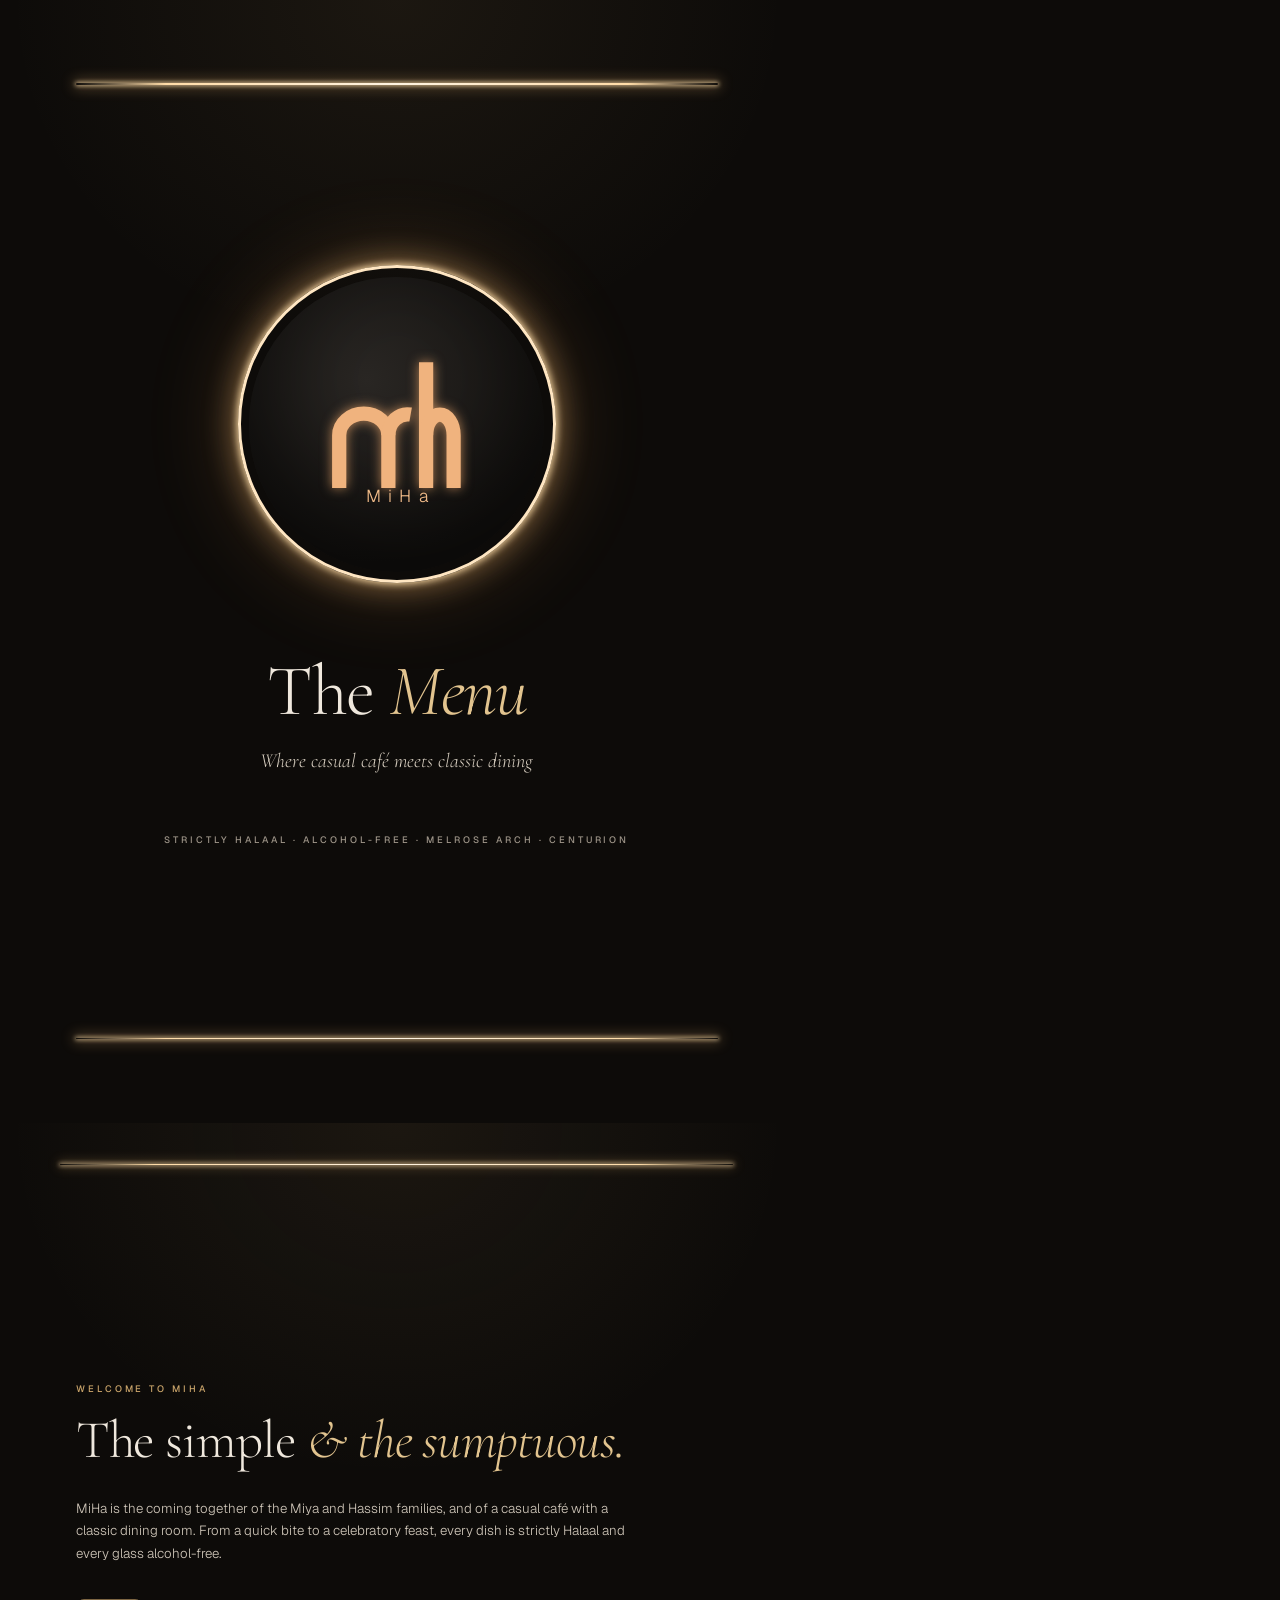
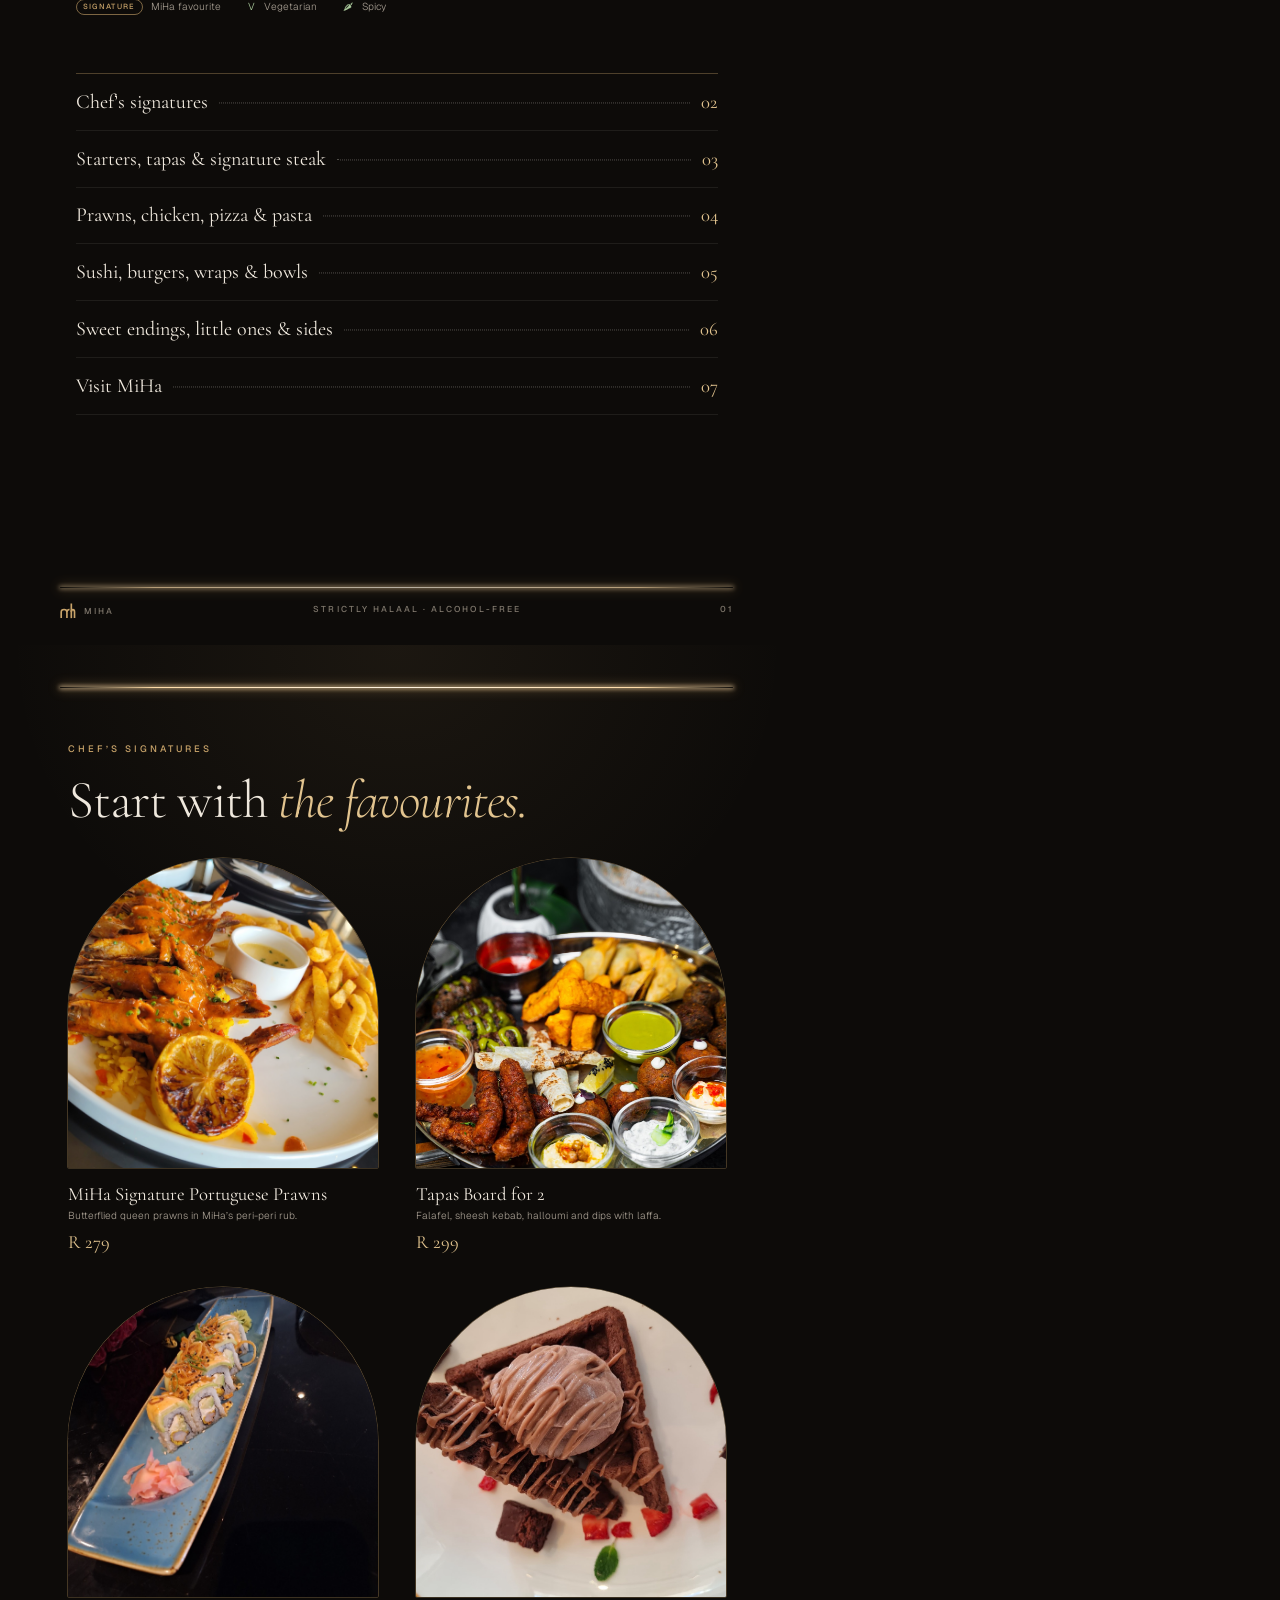
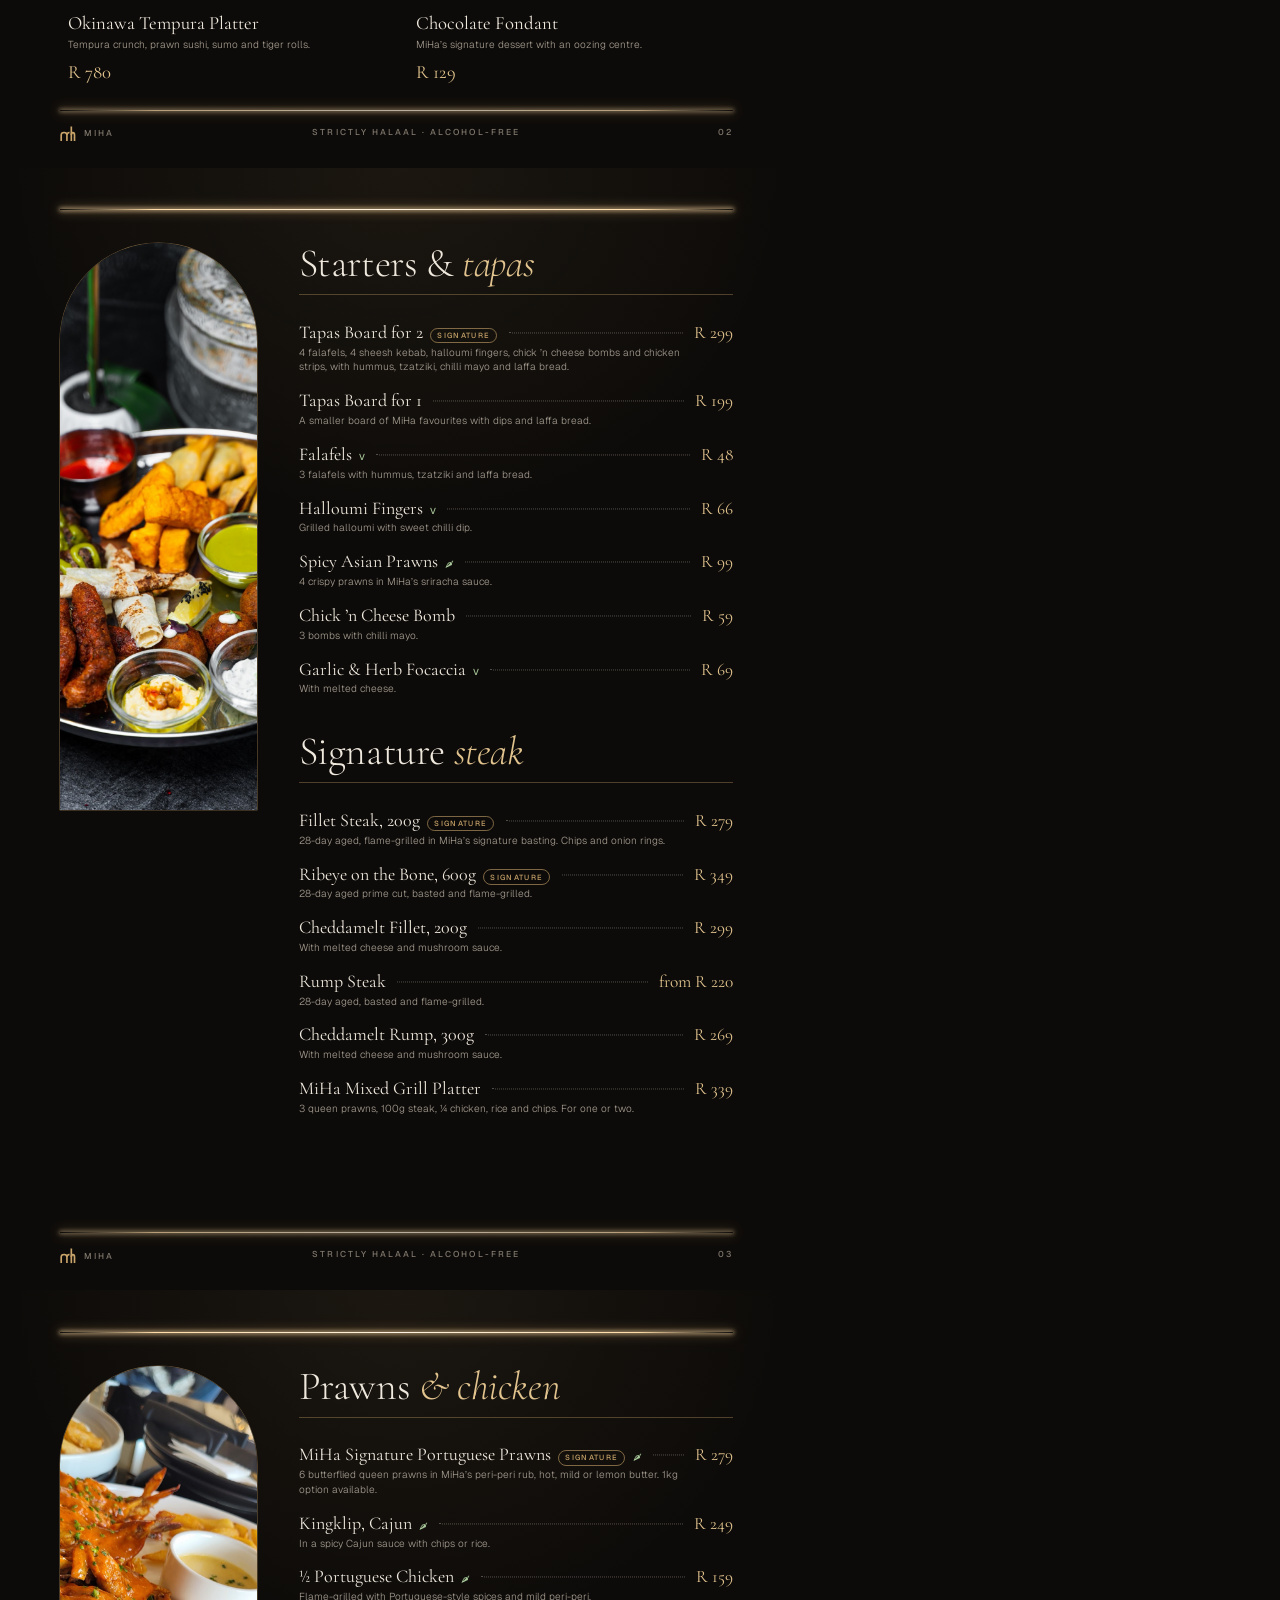
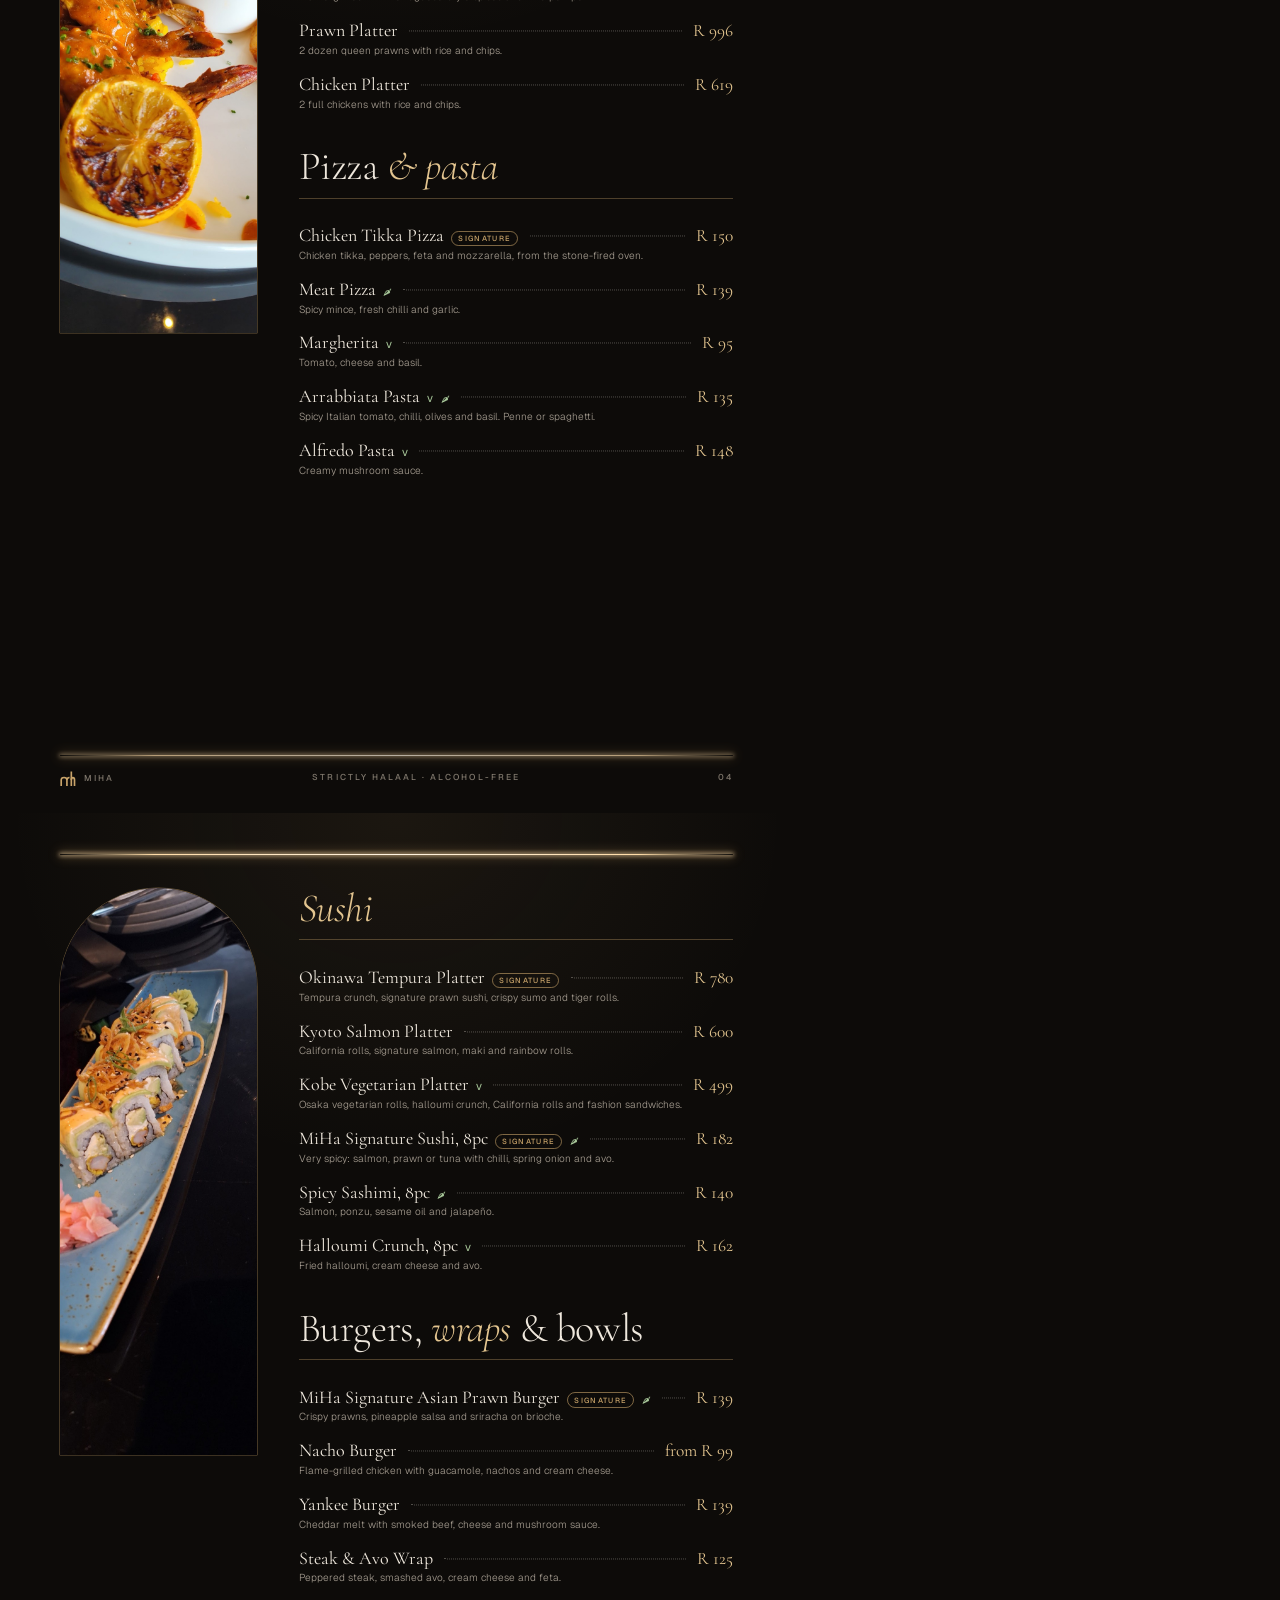
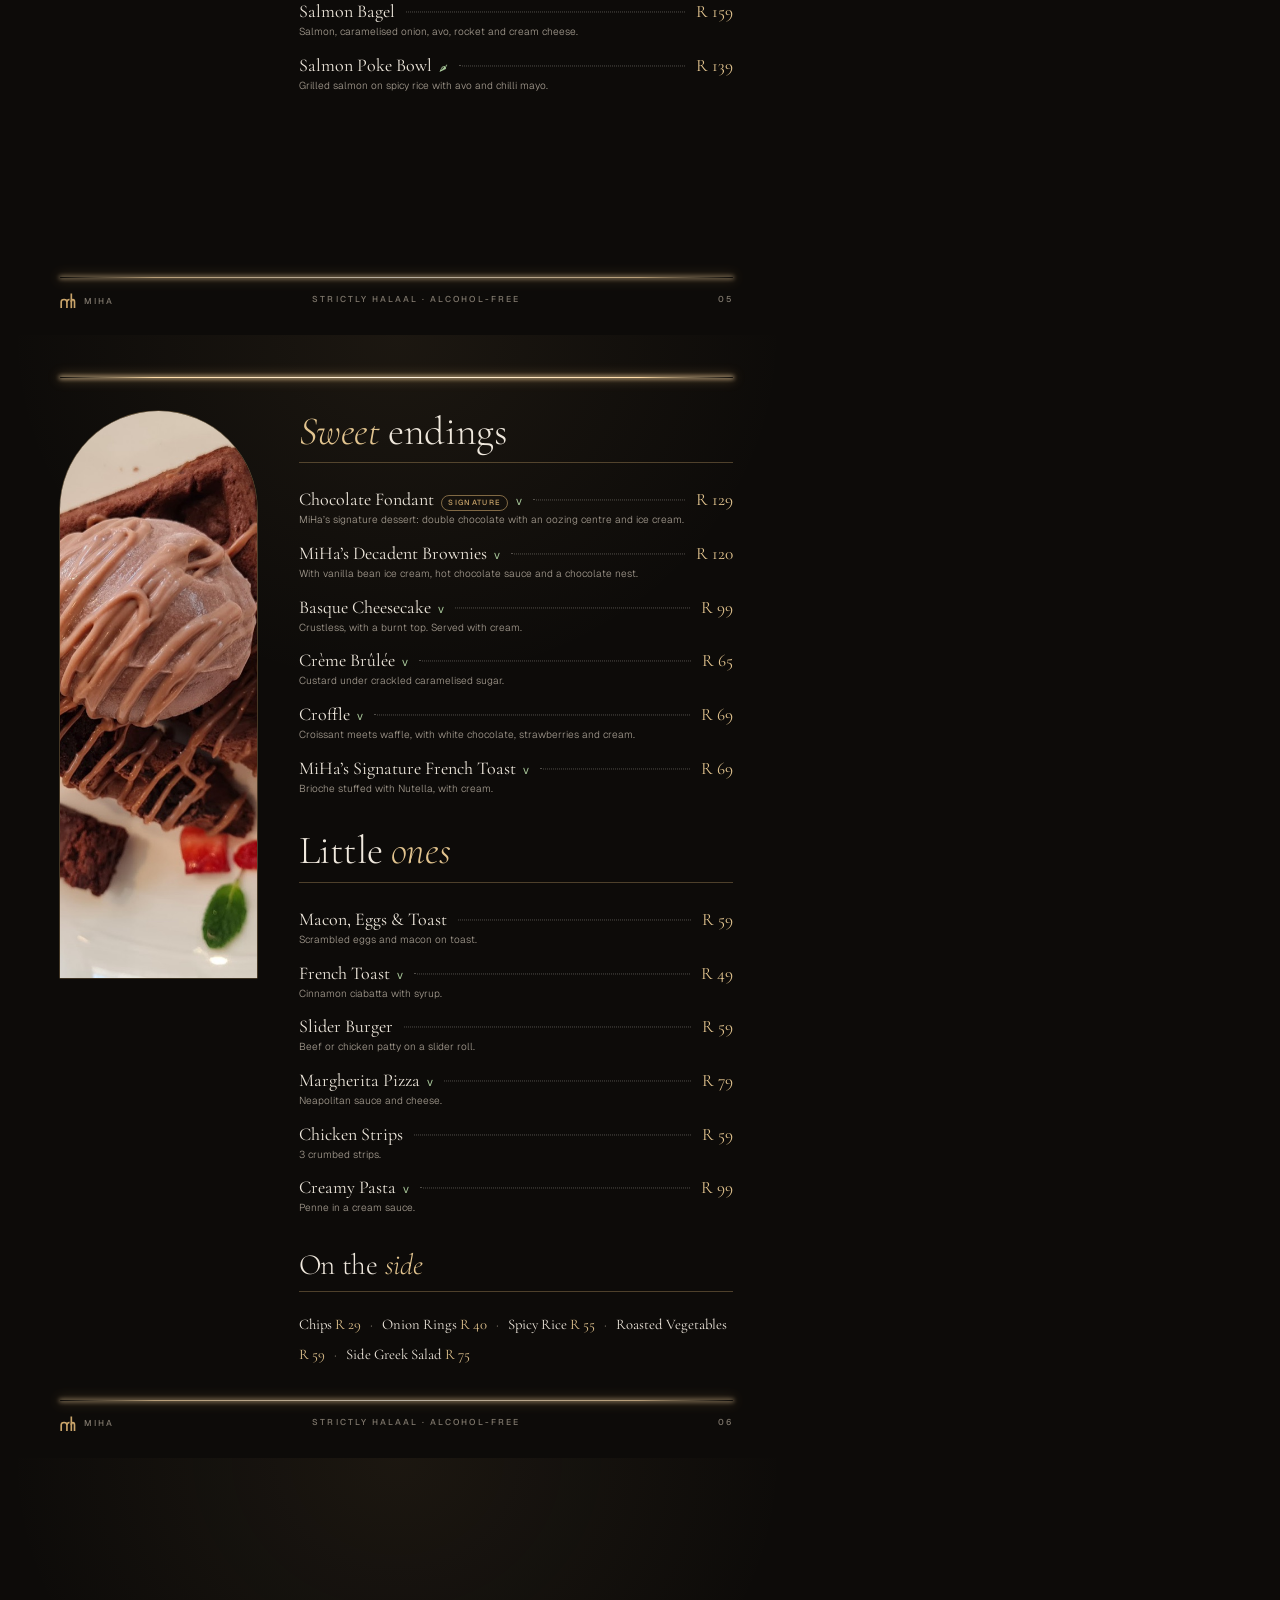
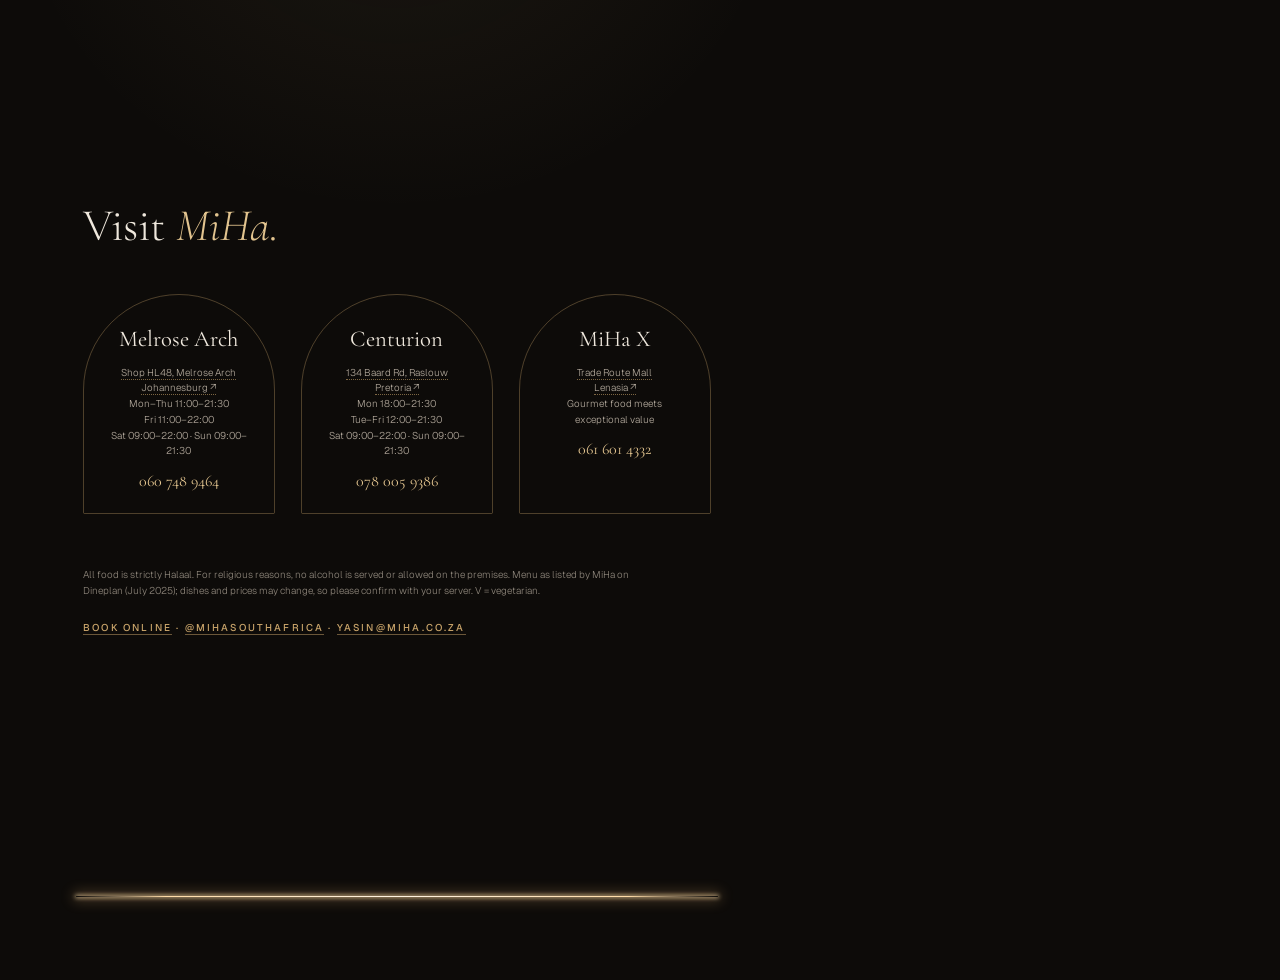
<file: menu-print.html>
<!doctype html><html lang="en-ZA"><head><meta charset="utf-8"><title>MiHa · The Menu</title>
<link href="https://fonts.googleapis.com/css2?family=Cormorant+Garamond:ital,wght@0,300;0,400;0,500;1,300;1,400&family=Geist:wght@300;400;500&display=block" rel="stylesheet">
<style>
@page{size:A4;margin:0}
*{box-sizing:border-box;margin:0;padding:0}
html{-webkit-print-color-adjust:exact;print-color-adjust:exact}
body{background:#0d0b09;color:#efe8dd;font-family:Geist,sans-serif}
.pg{position:relative;width:210mm;height:297mm;overflow:hidden;page-break-after:always;padding:20mm 16mm 18mm;background:radial-gradient(70% 45% at 50% 0%,rgba(201,164,106,.08),transparent 70%),#0d0b09}
.pg:last-child{page-break-after:auto}
.led{height:1.4px;border-radius:2px;background:linear-gradient(90deg,transparent,#ffdca8 14%,#fff4e2 50%,#ffdca8 86%,transparent);box-shadow:0 0 4px 1px rgba(255,222,170,.8),0 0 14px 3px rgba(255,196,120,.32)}
.pg__led{position:absolute;left:16mm;right:16mm;top:11mm;height:1.2px;border-radius:2px;background:linear-gradient(90deg,transparent,#ffdca8 14%,#fff4e2 50%,#ffdca8 86%,transparent);box-shadow:0 0 4px 1px rgba(255,222,170,.75),0 0 12px 2px rgba(255,196,120,.3)}
.pg__grid{display:grid;grid-template-columns:52mm 1fr;gap:11mm;height:100%}
.pg__arch{margin:0;height:150mm;border-radius:999px 999px 6px 6px;overflow:hidden;box-shadow:0 0 0 .6px rgba(201,164,106,.5)}
.pg__arch img{width:100%;height:100%;object-fit:cover}
.ps{margin-bottom:9mm}
.ps h3{font:300 30pt/1 'Cormorant Garamond',serif;letter-spacing:-.01em;margin-bottom:5mm;padding-bottom:3mm;border-bottom:.6px solid rgba(201,164,106,.35)}
.ps h3 em{color:#e2c48f;font-style:italic}
.pd{padding:2.4mm 0;break-inside:avoid}
.pd__row{display:flex;align-items:baseline;gap:3mm}
.pd h4{font:400 13.5pt/1.2 'Cormorant Garamond',serif;color:#efe8dd;display:flex;align-items:baseline;gap:2mm;flex-wrap:wrap}
.pd h4 i{font:500 5.6pt Geist,sans-serif;letter-spacing:.18em;text-transform:uppercase;font-style:normal;color:#c9a46a;border:.5px solid rgba(201,164,106,.6);border-radius:99px;padding:.6mm 1.6mm}
.pd h4 u{text-decoration:none;font:500 6.5pt Geist,sans-serif;color:#a9c99b}
.pd__lead{flex:1;border-bottom:.6px dotted rgba(239,232,221,.3);transform:translateY(-1.2mm);min-width:6mm}
.pd b{font:400 13pt 'Cormorant Garamond',serif;color:#e2c48f;white-space:nowrap}
.pd p{font:300 7.6pt/1.45 Geist,sans-serif;color:#a69d91;margin-top:.6mm;max-width:105mm}
.pg__foot{position:absolute;left:16mm;right:16mm;bottom:9mm;display:flex;justify-content:space-between;font:500 6.4pt Geist,sans-serif;letter-spacing:.24em;text-transform:uppercase;color:#7f776c}
/* cover */
.cover{display:flex;flex-direction:column;align-items:center;justify-content:center;text-align:center;padding:0}
.cover .led{position:absolute;left:20mm;right:20mm}
.cover .led.t{top:22mm}.cover .led.b{bottom:22mm}
.disc{position:relative;width:78mm;height:78mm;border-radius:50%;display:grid;place-items:center;background:radial-gradient(circle at 40% 35%,#2a2724,#161412 70%);box-shadow:inset 0 -12mm 30mm rgba(0,0,0,.6)}
.disc::before{content:"";position:absolute;inset:-3mm;border-radius:50%;border:.8mm solid #ffe6c2;box-shadow:0 0 2mm .4mm rgba(255,222,170,.85),0 0 8mm 1.5mm rgba(255,196,120,.4),0 0 22mm 4mm rgba(255,170,90,.14)}
.disc svg{width:36mm;color:#f0b37e;filter:drop-shadow(0 0 1.5mm rgba(240,170,110,.7))}
.disc p{position:absolute;bottom:17mm;font:300 13pt Geist,sans-serif;letter-spacing:.42em;padding-left:.42em;color:#f3bd8a}
.cover h1{margin-top:22mm;font:300 54pt/1 'Cormorant Garamond',serif;letter-spacing:-.02em}
.cover h1 em{color:#e2c48f}
.cover .tag{margin-top:6mm;font:italic 300 15pt 'Cormorant Garamond',serif;color:#d8cfc1}
.cover .meta{margin-top:16mm;font:500 7pt Geist,sans-serif;letter-spacing:.32em;text-transform:uppercase;color:#9d9488}
/* back */
.back{display:flex;flex-direction:column;justify-content:center;padding:26mm 22mm}
.back h2{font:300 34pt/1 'Cormorant Garamond',serif;margin-bottom:12mm}
.back h2 em{color:#e2c48f}
.homes{display:grid;grid-template-columns:repeat(3,1fr);gap:7mm}
.home{padding:8mm 6mm 6mm;border:.6px solid rgba(201,164,106,.35);border-radius:999px 999px 4mm 4mm;text-align:center}
.home h3{font:400 17pt 'Cormorant Garamond',serif;margin-bottom:3mm}
.home p{font:300 7.4pt/1.6 Geist,sans-serif;color:#b5ab9e}
.home b{display:block;margin-top:3mm;font:400 12pt 'Cormorant Garamond',serif;color:#e2c48f}
.back .note{margin-top:14mm;font:300 7.4pt/1.6 Geist,sans-serif;color:#8f877c;max-width:150mm}
.back .web{margin-top:6mm;font:500 7.4pt Geist,sans-serif;letter-spacing:.22em;text-transform:uppercase;color:#c9a46a}
.back .led{position:absolute;left:20mm;right:20mm;bottom:22mm}
.back a{color:inherit;text-decoration:none}
.home p a{border-bottom:.4px dotted rgba(201,164,106,.6)}
.back .web a{border-bottom:.5px solid rgba(201,164,106,.5)}
.pg__led--b{top:auto;bottom:15mm;opacity:.7}
.pg__foot{bottom:7mm}
.pg__mark{display:inline-flex;align-items:center;gap:2mm}
.pg__mark svg{width:4.2mm;color:#c9a46a}
.kicker{font:500 7pt Geist,sans-serif;letter-spacing:.32em;text-transform:uppercase;color:#c9a46a;margin-bottom:5mm}
.intro{padding:34mm 20mm 26mm}
.intro__grid{display:grid;gap:16mm;height:100%;align-content:center}
.intro h2,.sigs h2{font:300 40pt/1 "Cormorant Garamond",serif;letter-spacing:-.02em;margin-bottom:8mm}
.intro h2 em,.sigs h2 em{color:#e2c48f}
.intro__p{font:300 10pt/1.7 Geist,sans-serif;color:#cfc6b9;max-width:150mm}
.legend{display:flex;gap:7mm;margin-top:9mm;font:300 7.6pt Geist,sans-serif;color:#a69d91}
.legend i{font:500 5.6pt Geist,sans-serif;letter-spacing:.18em;text-transform:uppercase;font-style:normal;color:#c9a46a;border:.5px solid rgba(201,164,106,.6);border-radius:99px;padding:.6mm 1.6mm;margin-right:1.5mm}
.legend u{text-decoration:none;color:#a9c99b;margin-right:1.5mm}
.contents{list-style:none;border-top:.6px solid rgba(201,164,106,.35)}
.contents li{display:flex;align-items:baseline;gap:3mm;padding:4.2mm 0;border-bottom:.6px solid rgba(239,232,221,.08)}
.contents span{font:400 15pt "Cormorant Garamond",serif}
.contents i{flex:1;border-bottom:.6px dotted rgba(239,232,221,.3);transform:translateY(-1.2mm)}
.contents b{font:400 14pt "Cormorant Garamond",serif;color:#e2c48f}
.sigs{padding:26mm 18mm 24mm}
.sigs__grid{display:grid;grid-template-columns:1fr 1fr;gap:9mm 10mm;margin-top:4mm}
.sig .pg__arch{height:82mm;margin-bottom:4mm}
.sig h4{font:400 14pt/1.2 "Cormorant Garamond",serif}
.sig p{font:300 7.6pt/1.45 Geist,sans-serif;color:#a69d91;margin:1mm 0 2mm}
.sig b{font:400 14pt "Cormorant Garamond",serif;color:#e2c48f}
.ps--compact h3{font-size:22pt}
.pcompact{font:400 11pt/2 "Cormorant Garamond",serif;color:#efe8dd}
.pcompact b{color:#e2c48f;font-weight:400}
.pcompact i{font-style:normal;color:#7f776c;margin:0 2.4mm}
.ps{margin-bottom:7mm}
.pd{padding:2mm 0}
</style></head><body>
<div class="pg cover"><div class="led t"></div><div class="disc"><svg viewBox="40 50 440 430" fill="none" stroke="currentColor" stroke-width="46"><path d="M73 470V300a79.5 70 0 0 1 159 0v170"/><path d="M232 300a62 68 0 0 1 72-67"/><path d="M354 64v406"/><path d="M354 300a44.5 67 0 0 1 89 0v170"/></svg><p>MiHa</p></div><h1>The <em>Menu</em></h1><p class="tag">Where casual café meets classic dining</p><p class="meta">Strictly Halaal · Alcohol-free · Melrose Arch · Centurion</p><div class="led b"></div></div>
<div class="pg intro"><div class="pg__led"></div>
<div class="intro__grid"><div>
<p class="kicker">Welcome to MiHa</p>
<h2>The simple <em>&amp; the sumptuous.</em></h2>
<p class="intro__p">MiHa is the coming together of the Miya and Hassim families, and of a casual café with a classic dining room. From a quick bite to a celebratory feast, every dish is strictly Halaal and every glass alcohol-free.</p>
<div class="legend"><span><i>Signature</i> MiHa favourite</span><span><u>V</u> Vegetarian</span><span><u>🌶</u> Spicy</span></div>
</div>
<ol class="contents">
<li><span>Chef’s signatures</span><i></i><b>02</b></li>
<li><span>Starters, tapas &amp; signature steak</span><i></i><b>03</b></li>
<li><span>Prawns, chicken, pizza &amp; pasta</span><i></i><b>04</b></li>
<li><span>Sushi, burgers, wraps &amp; bowls</span><i></i><b>05</b></li>
<li><span>Sweet endings, little ones &amp; sides</span><i></i><b>06</b></li>
<li><span>Visit MiHa</span><i></i><b>07</b></li>
</ol></div>
<div class="pg__led pg__led--b"></div><footer class="pg__foot"><span class="pg__mark"><svg viewBox="40 50 440 430" fill="none" stroke="currentColor" stroke-width="46"><path d="M73 470V300a79.5 70 0 0 1 159 0v170"/><path d="M232 300a62 68 0 0 1 72-67"/><path d="M354 64v406"/><path d="M354 300a44.5 67 0 0 1 89 0v170"/></svg>MiHa</span><span>Strictly Halaal · Alcohol-free</span><span>01</span></footer></div>
<div class="pg sigs"><div class="pg__led"></div>
<p class="kicker">Chef’s signatures</p><h2>Start with <em>the favourites.</em></h2>
<div class="sigs__grid"><div class="sig"><figure class="pg__arch"><img src="img/miha/g-prawns.jpg" alt=""></figure><h4>MiHa Signature Portuguese Prawns</h4><p>Butterflied queen prawns in MiHa’s peri-peri rub.</p><b>R 279</b></div><div class="sig"><figure class="pg__arch"><img src="img/miha/g-platter.jpg" alt=""></figure><h4>Tapas Board for 2</h4><p>Falafel, sheesh kebab, halloumi and dips with laffa.</p><b>R 299</b></div><div class="sig"><figure class="pg__arch"><img src="img/miha/g-sushi.jpg" alt=""></figure><h4>Okinawa Tempura Platter</h4><p>Tempura crunch, prawn sushi, sumo and tiger rolls.</p><b>R 780</b></div><div class="sig"><figure class="pg__arch"><img src="img/miha/g-dessert-choc.jpg" alt=""></figure><h4>Chocolate Fondant</h4><p>MiHa’s signature dessert with an oozing centre.</p><b>R 129</b></div></div>
<div class="pg__led pg__led--b"></div><footer class="pg__foot"><span class="pg__mark"><svg viewBox="40 50 440 430" fill="none" stroke="currentColor" stroke-width="46"><path d="M73 470V300a79.5 70 0 0 1 159 0v170"/><path d="M232 300a62 68 0 0 1 72-67"/><path d="M354 64v406"/><path d="M354 300a44.5 67 0 0 1 89 0v170"/></svg>MiHa</span><span>Strictly Halaal · Alcohol-free</span><span>02</span></footer></div>
<div class="pg"><div class="pg__led"></div><div class="pg__grid"><figure class="pg__arch"><img src="img/miha/g-platter.jpg" alt=""></figure><div class="pg__body"><section class="ps"><h3>Starters &amp; <em>tapas</em></h3><div class="pd"><div class="pd__row"><h4>Tapas Board for 2<i>Signature</i></h4><span class="pd__lead"></span><b>R 299</b></div><p>4 falafels, 4 sheesh kebab, halloumi fingers, chick ’n cheese bombs and chicken strips, with hummus, tzatziki, chilli mayo and laffa bread.</p></div><div class="pd"><div class="pd__row"><h4>Tapas Board for 1</h4><span class="pd__lead"></span><b>R 199</b></div><p>A smaller board of MiHa favourites with dips and laffa bread.</p></div><div class="pd"><div class="pd__row"><h4>Falafels<u>V</u></h4><span class="pd__lead"></span><b>R 48</b></div><p>3 falafels with hummus, tzatziki and laffa bread.</p></div><div class="pd"><div class="pd__row"><h4>Halloumi Fingers<u>V</u></h4><span class="pd__lead"></span><b>R 66</b></div><p>Grilled halloumi with sweet chilli dip.</p></div><div class="pd"><div class="pd__row"><h4>Spicy Asian Prawns<u>🌶</u></h4><span class="pd__lead"></span><b>R 99</b></div><p>4 crispy prawns in MiHa’s sriracha sauce.</p></div><div class="pd"><div class="pd__row"><h4>Chick ’n Cheese Bomb</h4><span class="pd__lead"></span><b>R 59</b></div><p>3 bombs with chilli mayo.</p></div><div class="pd"><div class="pd__row"><h4>Garlic &amp; Herb Focaccia<u>V</u></h4><span class="pd__lead"></span><b>R 69</b></div><p>With melted cheese.</p></div></section><section class="ps"><h3>Signature <em>steak</em></h3><div class="pd"><div class="pd__row"><h4>Fillet Steak, 200g<i>Signature</i></h4><span class="pd__lead"></span><b>R 279</b></div><p>28-day aged, flame-grilled in MiHa’s signature basting. Chips and onion rings.</p></div><div class="pd"><div class="pd__row"><h4>Ribeye on the Bone, 600g<i>Signature</i></h4><span class="pd__lead"></span><b>R 349</b></div><p>28-day aged prime cut, basted and flame-grilled.</p></div><div class="pd"><div class="pd__row"><h4>Cheddamelt Fillet, 200g</h4><span class="pd__lead"></span><b>R 299</b></div><p>With melted cheese and mushroom sauce.</p></div><div class="pd"><div class="pd__row"><h4>Rump Steak</h4><span class="pd__lead"></span><b>from R 220</b></div><p>28-day aged, basted and flame-grilled.</p></div><div class="pd"><div class="pd__row"><h4>Cheddamelt Rump, 300g</h4><span class="pd__lead"></span><b>R 269</b></div><p>With melted cheese and mushroom sauce.</p></div><div class="pd"><div class="pd__row"><h4>MiHa Mixed Grill Platter</h4><span class="pd__lead"></span><b>R 339</b></div><p>3 queen prawns, 100g steak, ¼ chicken, rice and chips. For one or two.</p></div></section></div></div><div class="pg__led pg__led--b"></div><footer class="pg__foot"><span class="pg__mark"><svg viewBox="40 50 440 430" fill="none" stroke="currentColor" stroke-width="46"><path d="M73 470V300a79.5 70 0 0 1 159 0v170"/><path d="M232 300a62 68 0 0 1 72-67"/><path d="M354 64v406"/><path d="M354 300a44.5 67 0 0 1 89 0v170"/></svg>MiHa</span><span>Strictly Halaal · Alcohol-free</span><span>03</span></footer></div>
<div class="pg"><div class="pg__led"></div><div class="pg__grid"><figure class="pg__arch"><img src="img/miha/g-prawns.jpg" alt=""></figure><div class="pg__body"><section class="ps"><h3>Prawns <em>&amp; chicken</em></h3><div class="pd"><div class="pd__row"><h4>MiHa Signature Portuguese Prawns<i>Signature</i><u>🌶</u></h4><span class="pd__lead"></span><b>R 279</b></div><p>6 butterflied queen prawns in MiHa’s peri-peri rub, hot, mild or lemon butter. 1kg option available.</p></div><div class="pd"><div class="pd__row"><h4>Kingklip, Cajun<u>🌶</u></h4><span class="pd__lead"></span><b>R 249</b></div><p>In a spicy Cajun sauce with chips or rice.</p></div><div class="pd"><div class="pd__row"><h4>½ Portuguese Chicken<u>🌶</u></h4><span class="pd__lead"></span><b>R 159</b></div><p>Flame-grilled with Portuguese-style spices and mild peri-peri.</p></div><div class="pd"><div class="pd__row"><h4>Prawn Platter</h4><span class="pd__lead"></span><b>R 996</b></div><p>2 dozen queen prawns with rice and chips.</p></div><div class="pd"><div class="pd__row"><h4>Chicken Platter</h4><span class="pd__lead"></span><b>R 619</b></div><p>2 full chickens with rice and chips.</p></div></section><section class="ps"><h3>Pizza <em>&amp; pasta</em></h3><div class="pd"><div class="pd__row"><h4>Chicken Tikka Pizza<i>Signature</i></h4><span class="pd__lead"></span><b>R 150</b></div><p>Chicken tikka, peppers, feta and mozzarella, from the stone-fired oven.</p></div><div class="pd"><div class="pd__row"><h4>Meat Pizza<u>🌶</u></h4><span class="pd__lead"></span><b>R 139</b></div><p>Spicy mince, fresh chilli and garlic.</p></div><div class="pd"><div class="pd__row"><h4>Margherita<u>V</u></h4><span class="pd__lead"></span><b>R 95</b></div><p>Tomato, cheese and basil.</p></div><div class="pd"><div class="pd__row"><h4>Arrabbiata Pasta<u>V</u><u>🌶</u></h4><span class="pd__lead"></span><b>R 135</b></div><p>Spicy Italian tomato, chilli, olives and basil. Penne or spaghetti.</p></div><div class="pd"><div class="pd__row"><h4>Alfredo Pasta<u>V</u></h4><span class="pd__lead"></span><b>R 148</b></div><p>Creamy mushroom sauce.</p></div></section></div></div><div class="pg__led pg__led--b"></div><footer class="pg__foot"><span class="pg__mark"><svg viewBox="40 50 440 430" fill="none" stroke="currentColor" stroke-width="46"><path d="M73 470V300a79.5 70 0 0 1 159 0v170"/><path d="M232 300a62 68 0 0 1 72-67"/><path d="M354 64v406"/><path d="M354 300a44.5 67 0 0 1 89 0v170"/></svg>MiHa</span><span>Strictly Halaal · Alcohol-free</span><span>04</span></footer></div>
<div class="pg"><div class="pg__led"></div><div class="pg__grid"><figure class="pg__arch"><img src="img/miha/g-sushi.jpg" alt=""></figure><div class="pg__body"><section class="ps"><h3><em>Sushi</em></h3><div class="pd"><div class="pd__row"><h4>Okinawa Tempura Platter<i>Signature</i></h4><span class="pd__lead"></span><b>R 780</b></div><p>Tempura crunch, signature prawn sushi, crispy sumo and tiger rolls.</p></div><div class="pd"><div class="pd__row"><h4>Kyoto Salmon Platter</h4><span class="pd__lead"></span><b>R 600</b></div><p>California rolls, signature salmon, maki and rainbow rolls.</p></div><div class="pd"><div class="pd__row"><h4>Kobe Vegetarian Platter<u>V</u></h4><span class="pd__lead"></span><b>R 499</b></div><p>Osaka vegetarian rolls, halloumi crunch, California rolls and fashion sandwiches.</p></div><div class="pd"><div class="pd__row"><h4>MiHa Signature Sushi, 8pc<i>Signature</i><u>🌶</u></h4><span class="pd__lead"></span><b>R 182</b></div><p>Very spicy: salmon, prawn or tuna with chilli, spring onion and avo.</p></div><div class="pd"><div class="pd__row"><h4>Spicy Sashimi, 8pc<u>🌶</u></h4><span class="pd__lead"></span><b>R 140</b></div><p>Salmon, ponzu, sesame oil and jalapeño.</p></div><div class="pd"><div class="pd__row"><h4>Halloumi Crunch, 8pc<u>V</u></h4><span class="pd__lead"></span><b>R 162</b></div><p>Fried halloumi, cream cheese and avo.</p></div></section><section class="ps"><h3>Burgers, <em>wraps</em> &amp; bowls</h3><div class="pd"><div class="pd__row"><h4>MiHa Signature Asian Prawn Burger<i>Signature</i><u>🌶</u></h4><span class="pd__lead"></span><b>R 139</b></div><p>Crispy prawns, pineapple salsa and sriracha on brioche.</p></div><div class="pd"><div class="pd__row"><h4>Nacho Burger</h4><span class="pd__lead"></span><b>from R 99</b></div><p>Flame-grilled chicken with guacamole, nachos and cream cheese.</p></div><div class="pd"><div class="pd__row"><h4>Yankee Burger</h4><span class="pd__lead"></span><b>R 139</b></div><p>Cheddar melt with smoked beef, cheese and mushroom sauce.</p></div><div class="pd"><div class="pd__row"><h4>Steak &amp; Avo Wrap</h4><span class="pd__lead"></span><b>R 125</b></div><p>Peppered steak, smashed avo, cream cheese and feta.</p></div><div class="pd"><div class="pd__row"><h4>Salmon Bagel</h4><span class="pd__lead"></span><b>R 159</b></div><p>Salmon, caramelised onion, avo, rocket and cream cheese.</p></div><div class="pd"><div class="pd__row"><h4>Salmon Poke Bowl<u>🌶</u></h4><span class="pd__lead"></span><b>R 139</b></div><p>Grilled salmon on spicy rice with avo and chilli mayo.</p></div></section></div></div><div class="pg__led pg__led--b"></div><footer class="pg__foot"><span class="pg__mark"><svg viewBox="40 50 440 430" fill="none" stroke="currentColor" stroke-width="46"><path d="M73 470V300a79.5 70 0 0 1 159 0v170"/><path d="M232 300a62 68 0 0 1 72-67"/><path d="M354 64v406"/><path d="M354 300a44.5 67 0 0 1 89 0v170"/></svg>MiHa</span><span>Strictly Halaal · Alcohol-free</span><span>05</span></footer></div>
<div class="pg"><div class="pg__led"></div><div class="pg__grid"><figure class="pg__arch"><img src="img/miha/g-dessert-choc.jpg" alt=""></figure><div class="pg__body"><section class="ps"><h3><em>Sweet</em> endings</h3><div class="pd"><div class="pd__row"><h4>Chocolate Fondant<i>Signature</i><u>V</u></h4><span class="pd__lead"></span><b>R 129</b></div><p>MiHa’s signature dessert: double chocolate with an oozing centre and ice cream.</p></div><div class="pd"><div class="pd__row"><h4>MiHa’s Decadent Brownies<u>V</u></h4><span class="pd__lead"></span><b>R 120</b></div><p>With vanilla bean ice cream, hot chocolate sauce and a chocolate nest.</p></div><div class="pd"><div class="pd__row"><h4>Basque Cheesecake<u>V</u></h4><span class="pd__lead"></span><b>R 99</b></div><p>Crustless, with a burnt top. Served with cream.</p></div><div class="pd"><div class="pd__row"><h4>Crème Brûlée<u>V</u></h4><span class="pd__lead"></span><b>R 65</b></div><p>Custard under crackled caramelised sugar.</p></div><div class="pd"><div class="pd__row"><h4>Croffle<u>V</u></h4><span class="pd__lead"></span><b>R 69</b></div><p>Croissant meets waffle, with white chocolate, strawberries and cream.</p></div><div class="pd"><div class="pd__row"><h4>MiHa’s Signature French Toast<u>V</u></h4><span class="pd__lead"></span><b>R 69</b></div><p>Brioche stuffed with Nutella, with cream.</p></div></section><section class="ps"><h3>Little <em>ones</em></h3><div class="pd"><div class="pd__row"><h4>Macon, Eggs &amp; Toast</h4><span class="pd__lead"></span><b>R 59</b></div><p>Scrambled eggs and macon on toast.</p></div><div class="pd"><div class="pd__row"><h4>French Toast<u>V</u></h4><span class="pd__lead"></span><b>R 49</b></div><p>Cinnamon ciabatta with syrup.</p></div><div class="pd"><div class="pd__row"><h4>Slider Burger</h4><span class="pd__lead"></span><b>R 59</b></div><p>Beef or chicken patty on a slider roll.</p></div><div class="pd"><div class="pd__row"><h4>Margherita Pizza<u>V</u></h4><span class="pd__lead"></span><b>R 79</b></div><p>Neapolitan sauce and cheese.</p></div><div class="pd"><div class="pd__row"><h4>Chicken Strips</h4><span class="pd__lead"></span><b>R 59</b></div><p>3 crumbed strips.</p></div><div class="pd"><div class="pd__row"><h4>Creamy Pasta<u>V</u></h4><span class="pd__lead"></span><b>R 99</b></div><p>Penne in a cream sauce.</p></div></section><section class="ps ps--compact"><h3>On the <em>side</em></h3><p class="pcompact"><span>Chips <b>R 29</b></span><i>·</i><span>Onion Rings <b>R 40</b></span><i>·</i><span>Spicy Rice <b>R 55</b></span><i>·</i><span>Roasted Vegetables <b>R 59</b></span><i>·</i><span>Side Greek Salad <b>R 75</b></span></p></section></div></div><div class="pg__led pg__led--b"></div><footer class="pg__foot"><span class="pg__mark"><svg viewBox="40 50 440 430" fill="none" stroke="currentColor" stroke-width="46"><path d="M73 470V300a79.5 70 0 0 1 159 0v170"/><path d="M232 300a62 68 0 0 1 72-67"/><path d="M354 64v406"/><path d="M354 300a44.5 67 0 0 1 89 0v170"/></svg>MiHa</span><span>Strictly Halaal · Alcohol-free</span><span>06</span></footer></div>
<div class="pg back"><h2>Visit <em>MiHa.</em></h2>
<div class="homes">
<div class="home"><h3>Melrose Arch</h3><p><a href="https://www.google.com/maps/search/?api=1&amp;query=MiHa+Eatery+Melrose+Arch">Shop HL48, Melrose Arch<br>Johannesburg ↗</a></p><p>Mon–Thu 11:00–21:30<br>Fri 11:00–22:00<br>Sat 09:00–22:00 · Sun 09:00–21:30</p><b><a href="tel:+27607489464">060 748 9464</a></b></div>
<div class="home"><h3>Centurion</h3><p><a href="https://www.google.com/maps/search/?api=1&amp;query=MiHa+Eatery+134+Baard+Rd+Raslouw">134 Baard Rd, Raslouw<br>Pretoria ↗</a></p><p>Mon 18:00–21:30<br>Tue–Fri 12:00–21:30<br>Sat 09:00–22:00 · Sun 09:00–21:30</p><b><a href="tel:+27780059386">078 005 9386</a></b></div>
<div class="home"><h3>MiHa X</h3><p><a href="https://www.google.com/maps/search/?api=1&amp;query=Trade+Route+Mall+Lenasia">Trade Route Mall<br>Lenasia ↗</a></p><p>Gourmet food meets<br>exceptional value</p><b><a href="tel:+27616014332">061 601 4332</a></b></div>
</div>
<p class="note">All food is strictly Halaal. For religious reasons, no alcohol is served or allowed on the premises. Menu as listed by MiHa on Dineplan (July 2025); dishes and prices may change, so please confirm with your server. V = vegetarian.</p>
<p class="web"><a href="https://onlinepixelcode-collab.github.io/miha-website/">Book online</a> · <a href="https://www.instagram.com/mihasouthafrica/">@mihasouthafrica</a> · <a href="mailto:yasin@miha.co.za">yasin@miha.co.za</a></p>
<div class="led"></div></div>
</body></html>
</file>
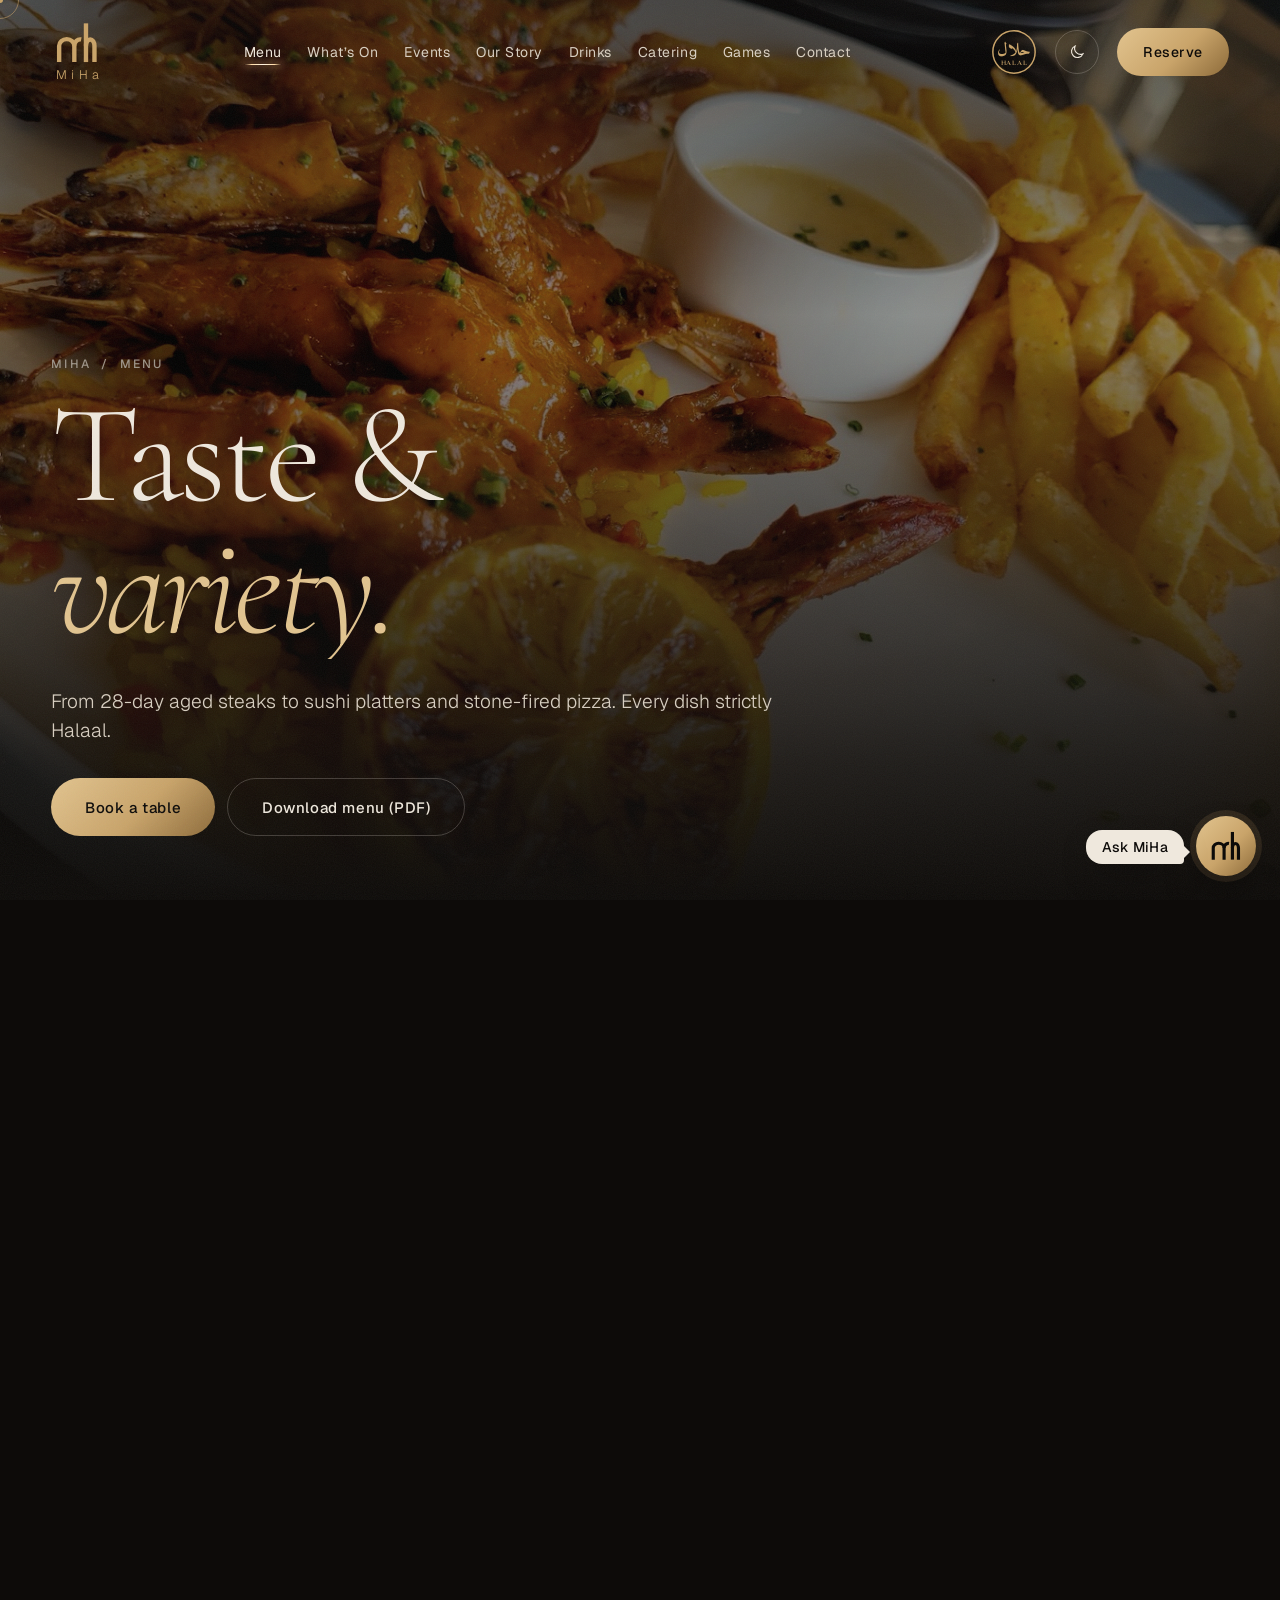
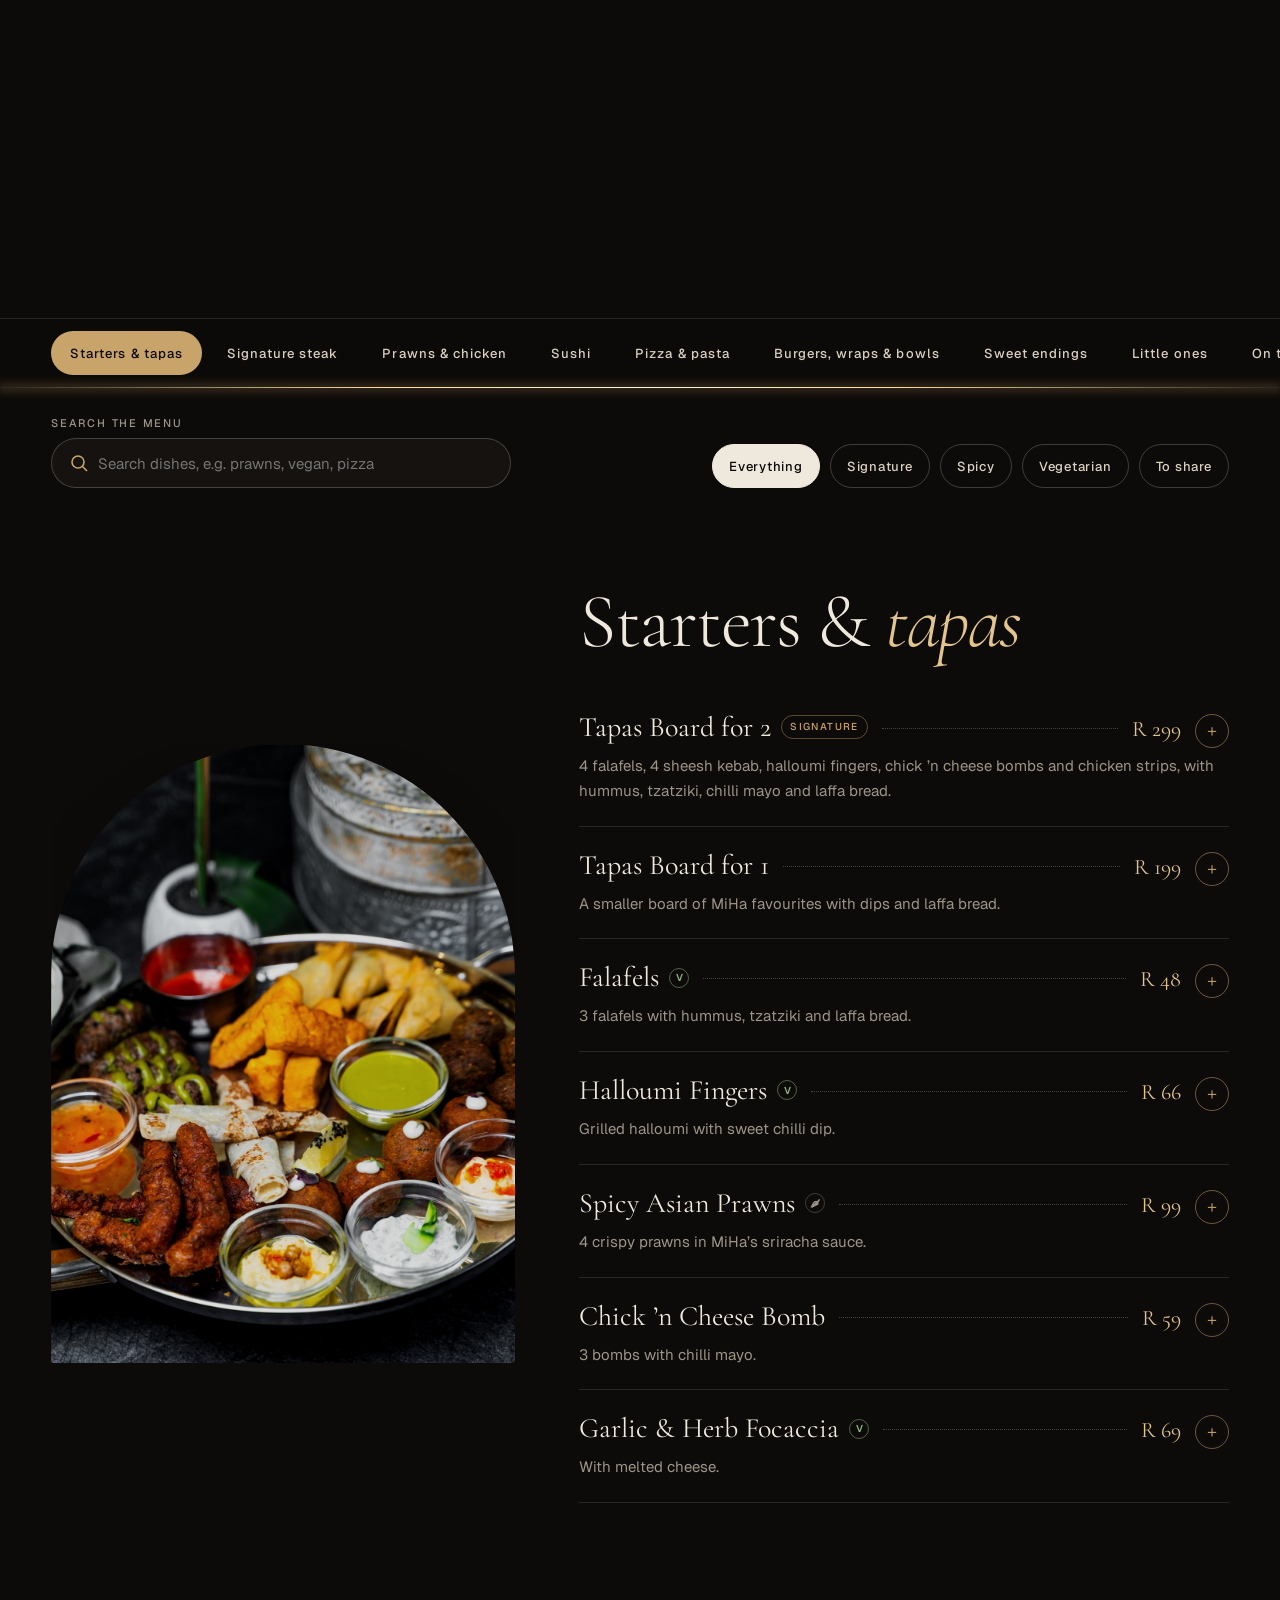
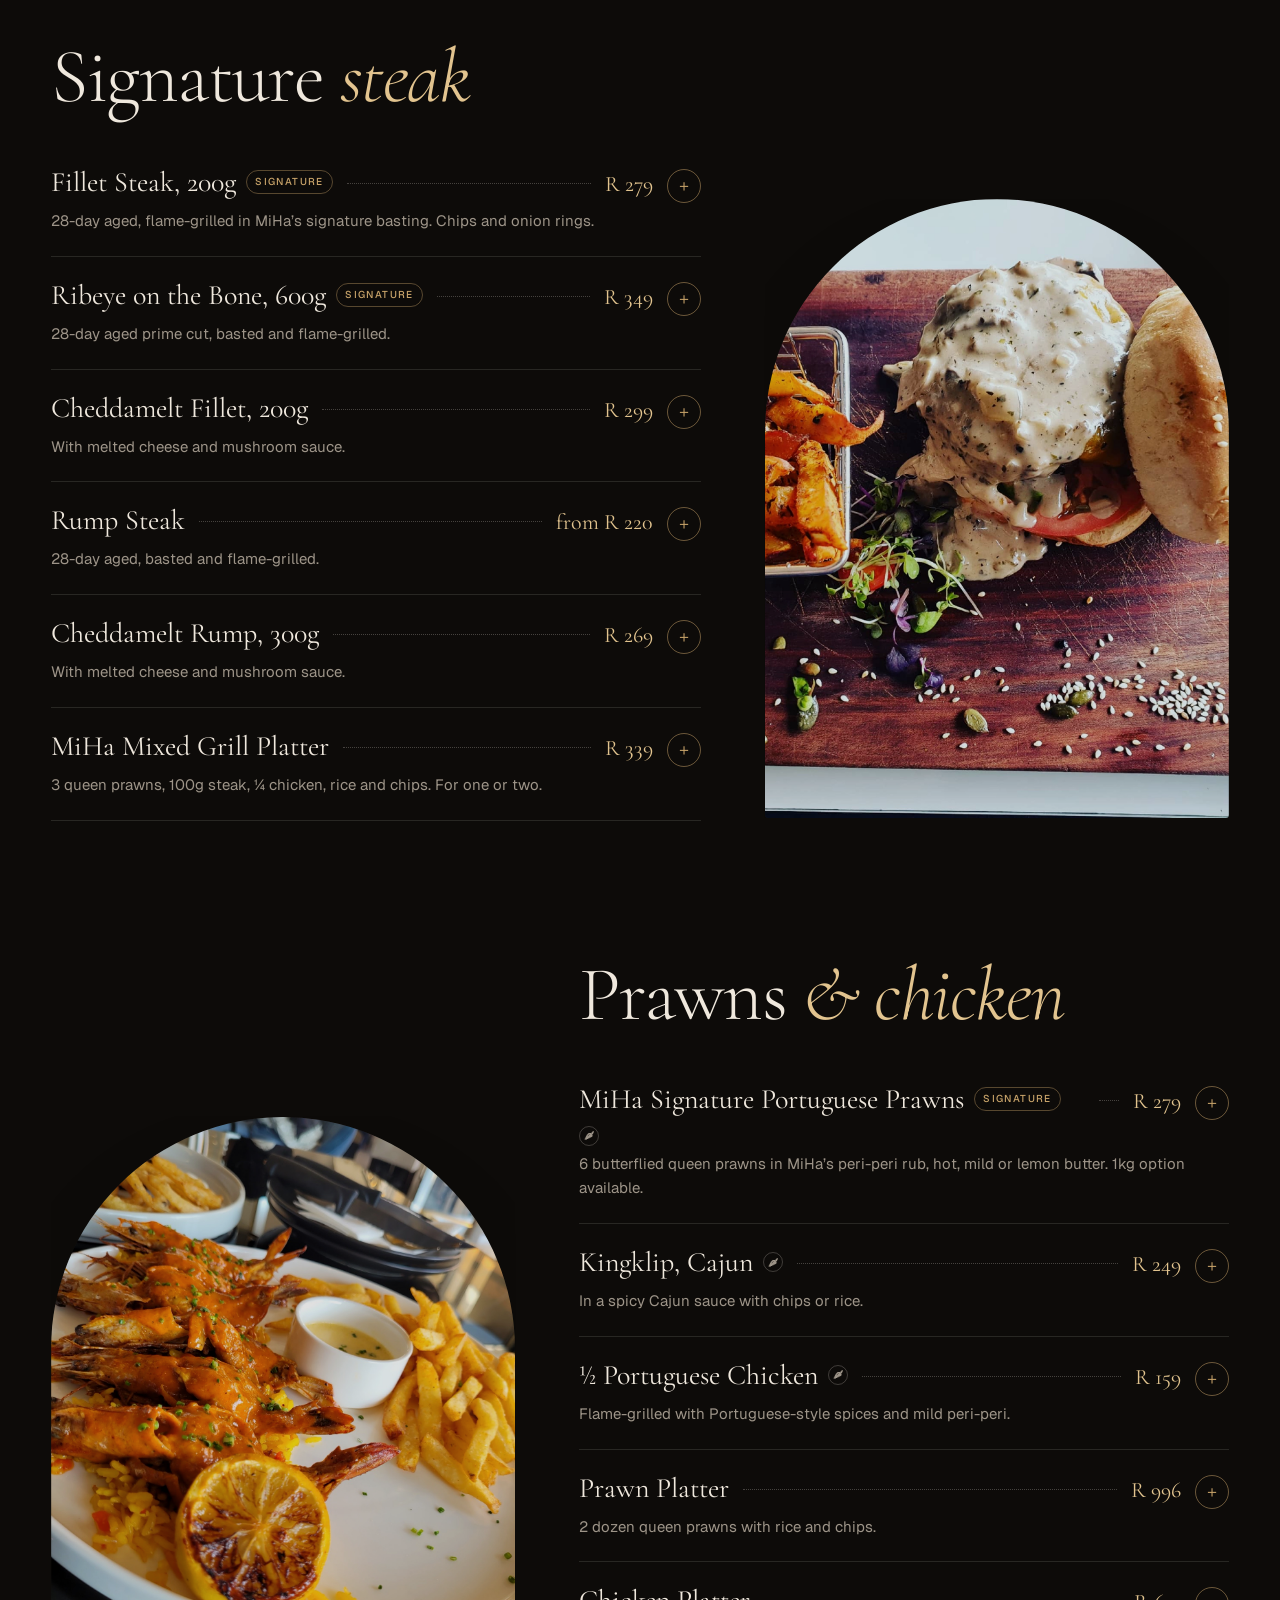
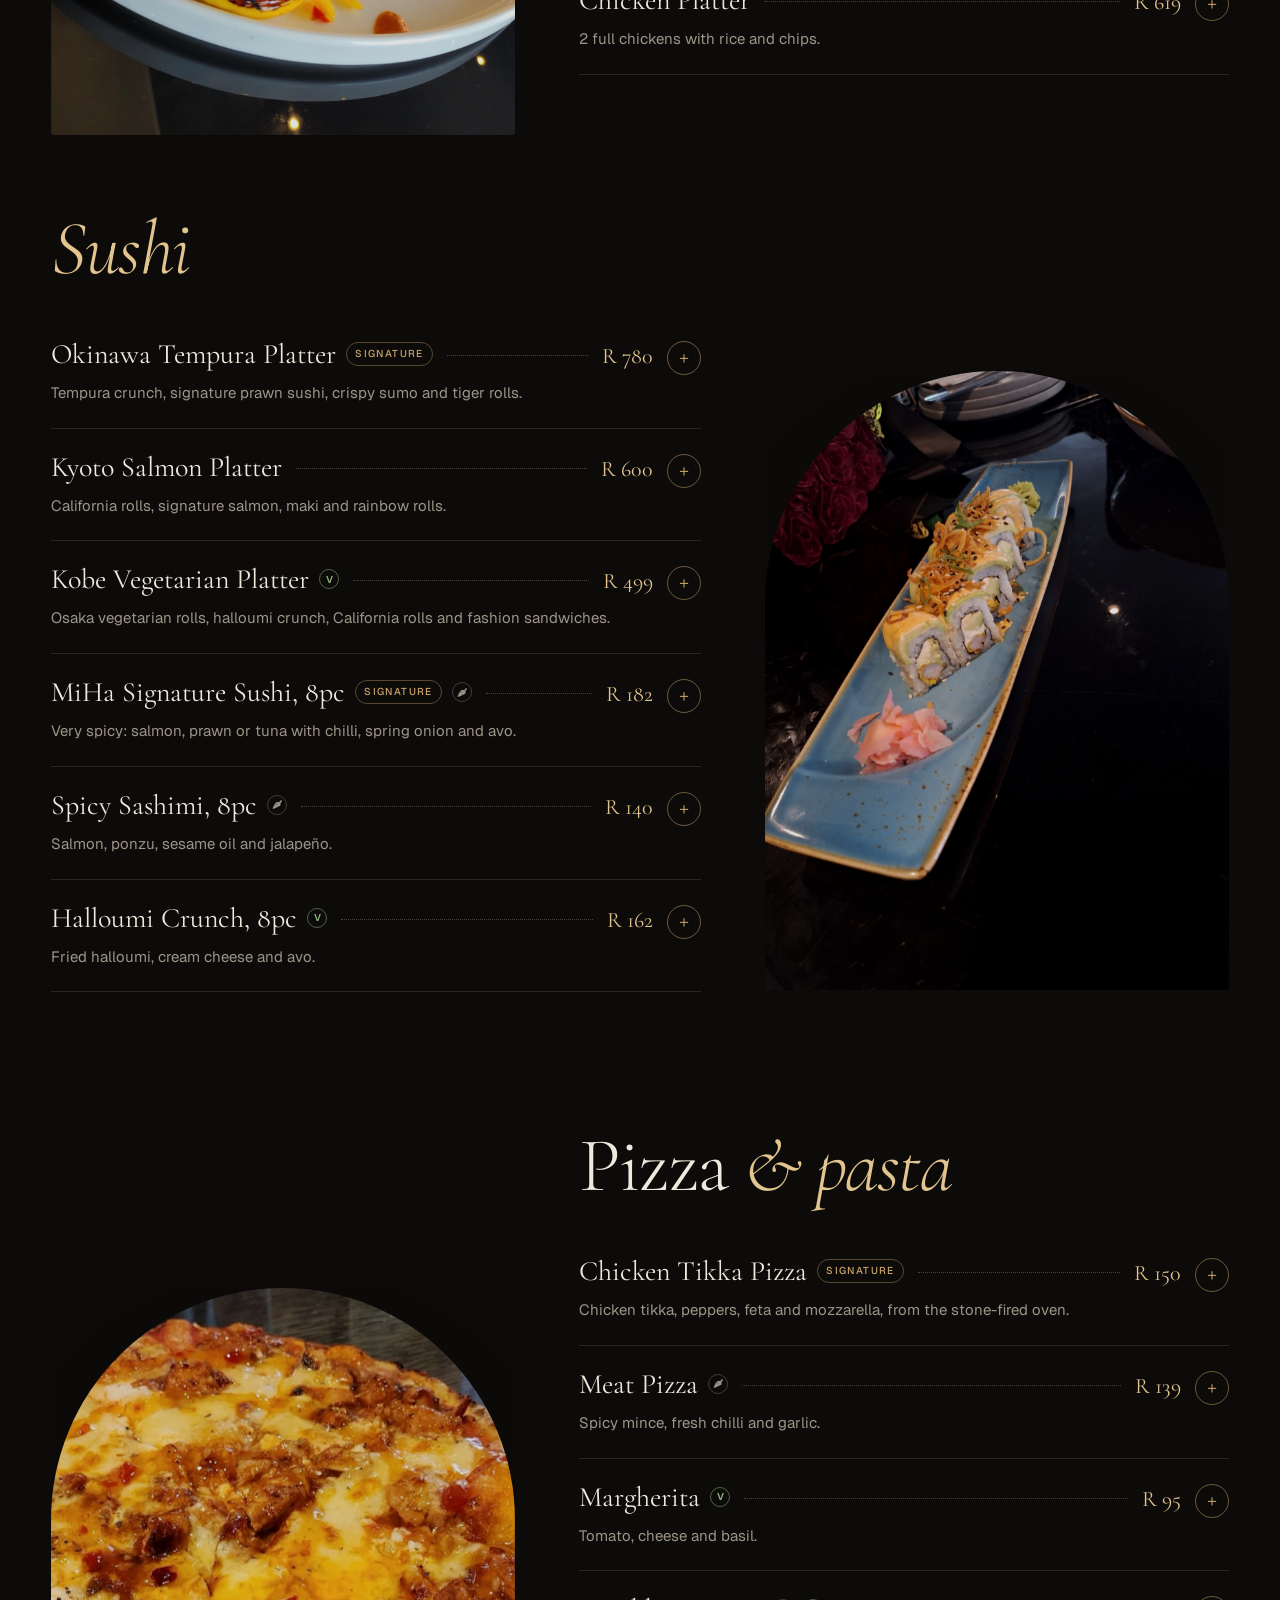
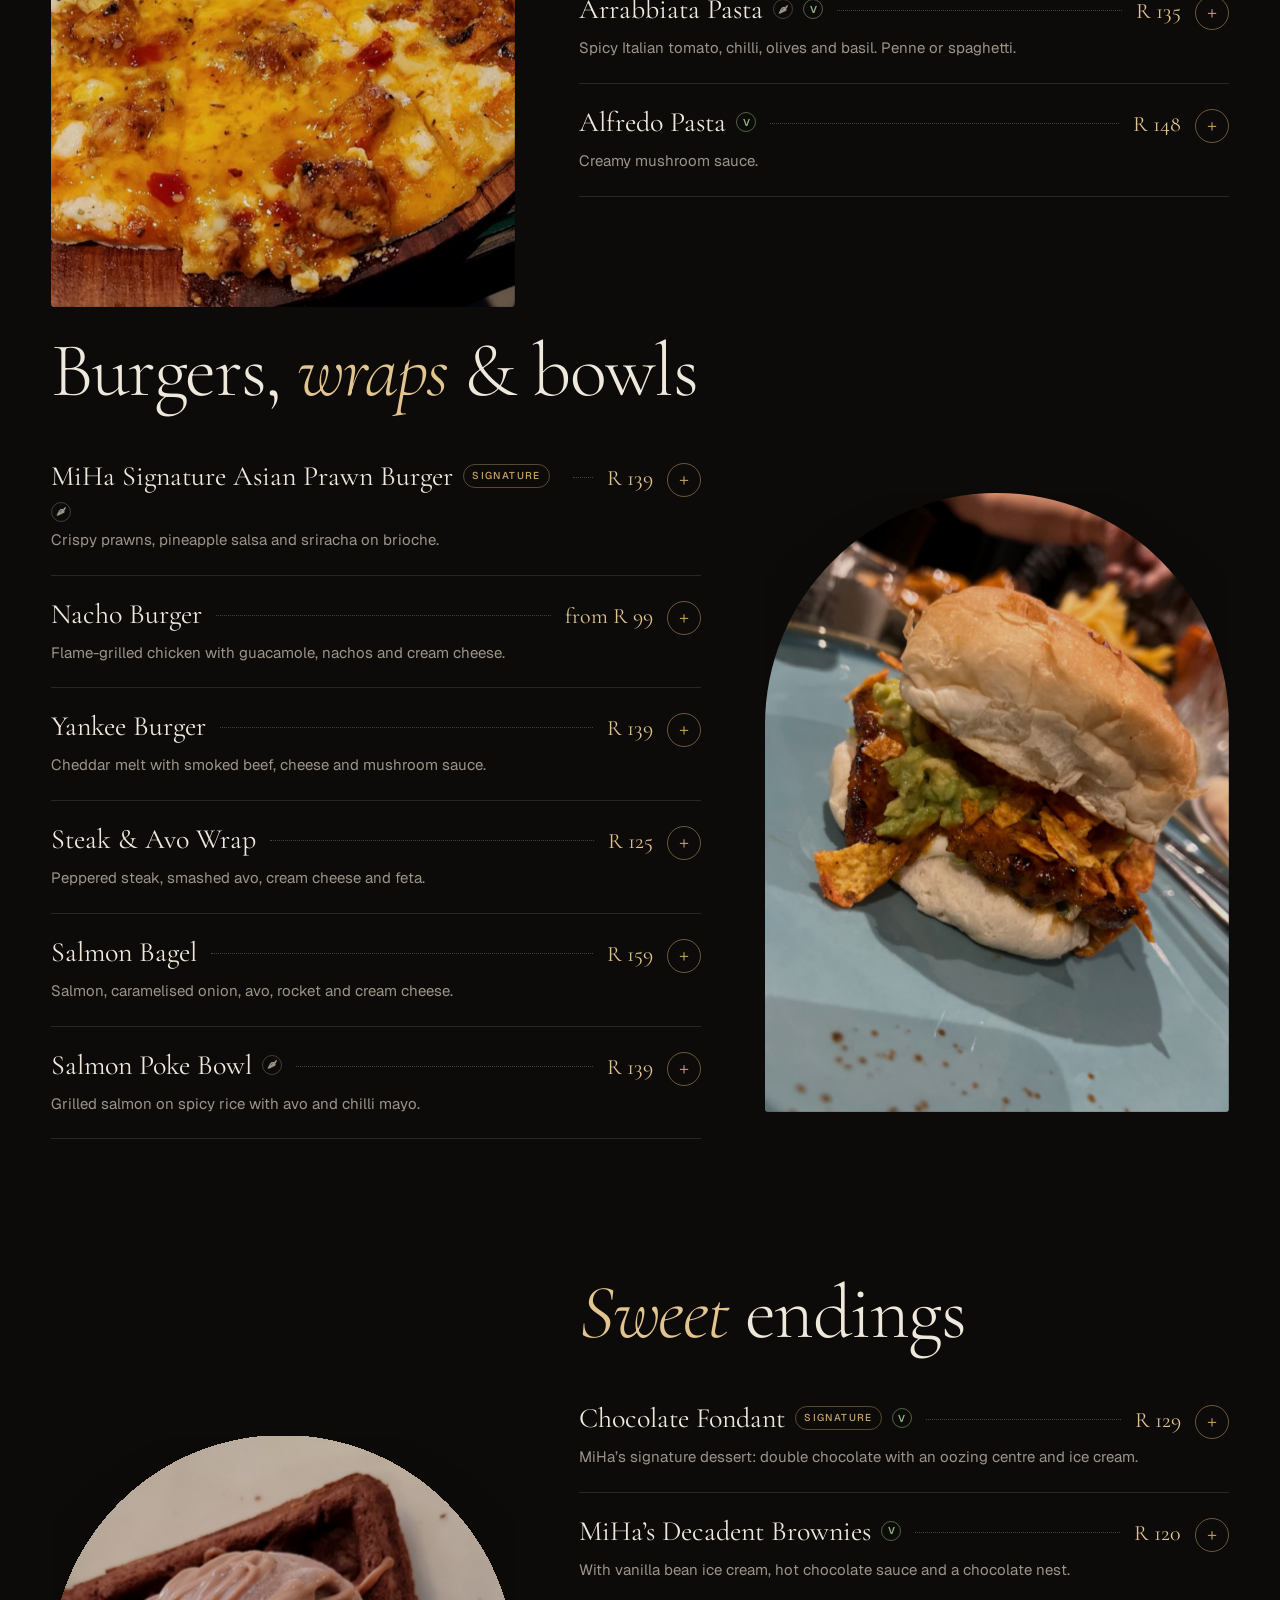
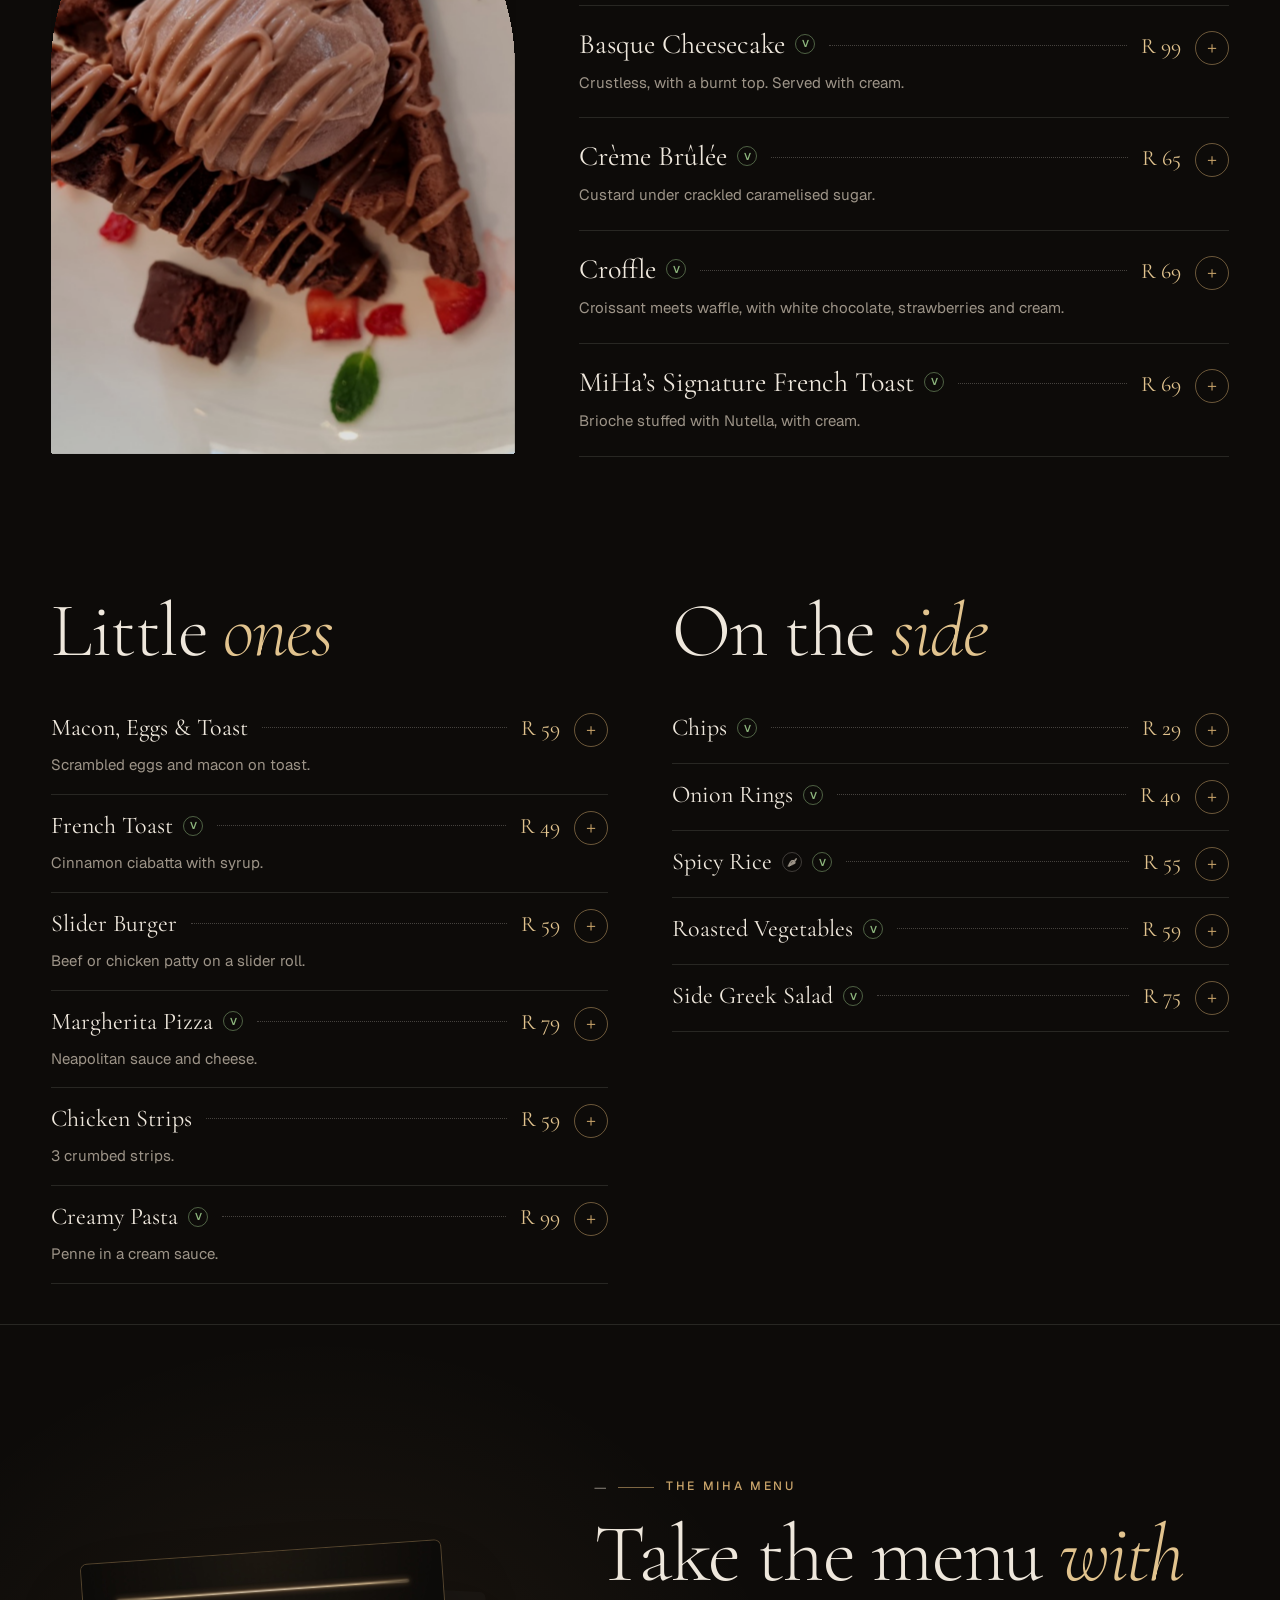
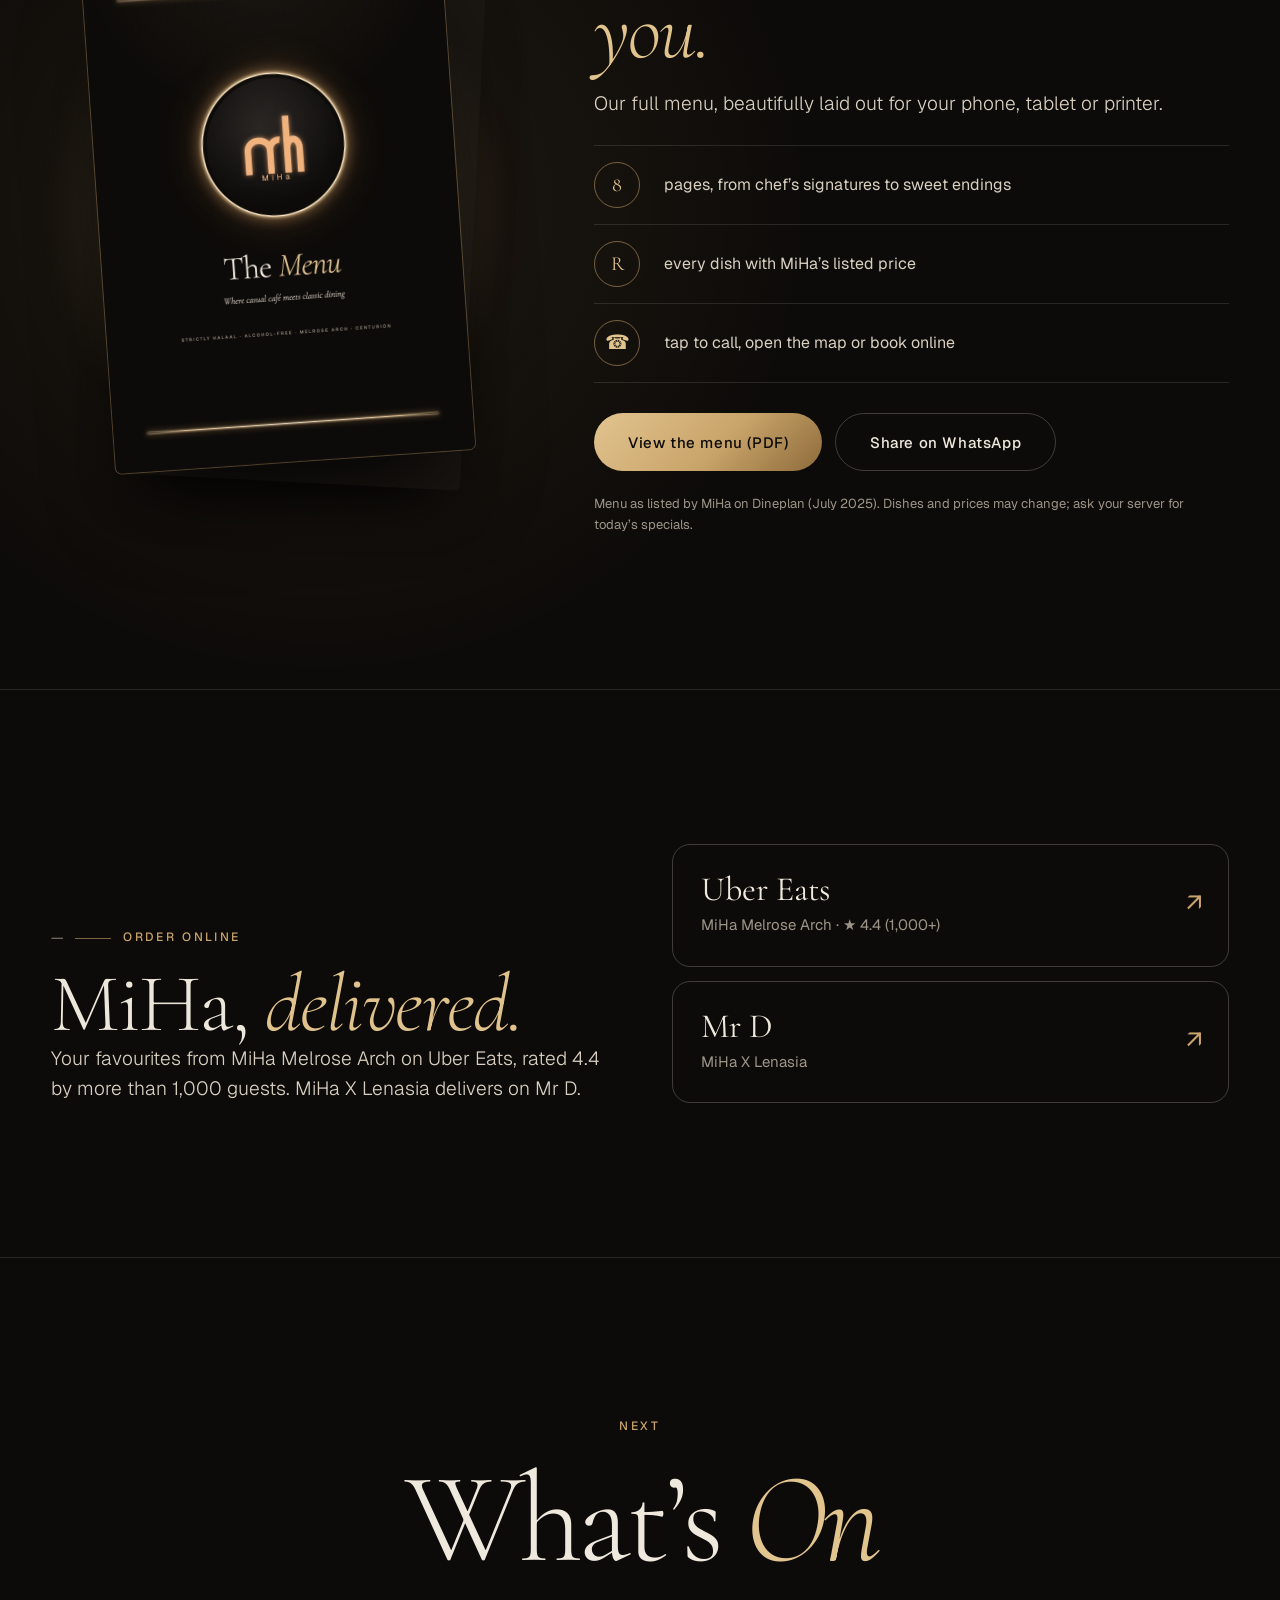
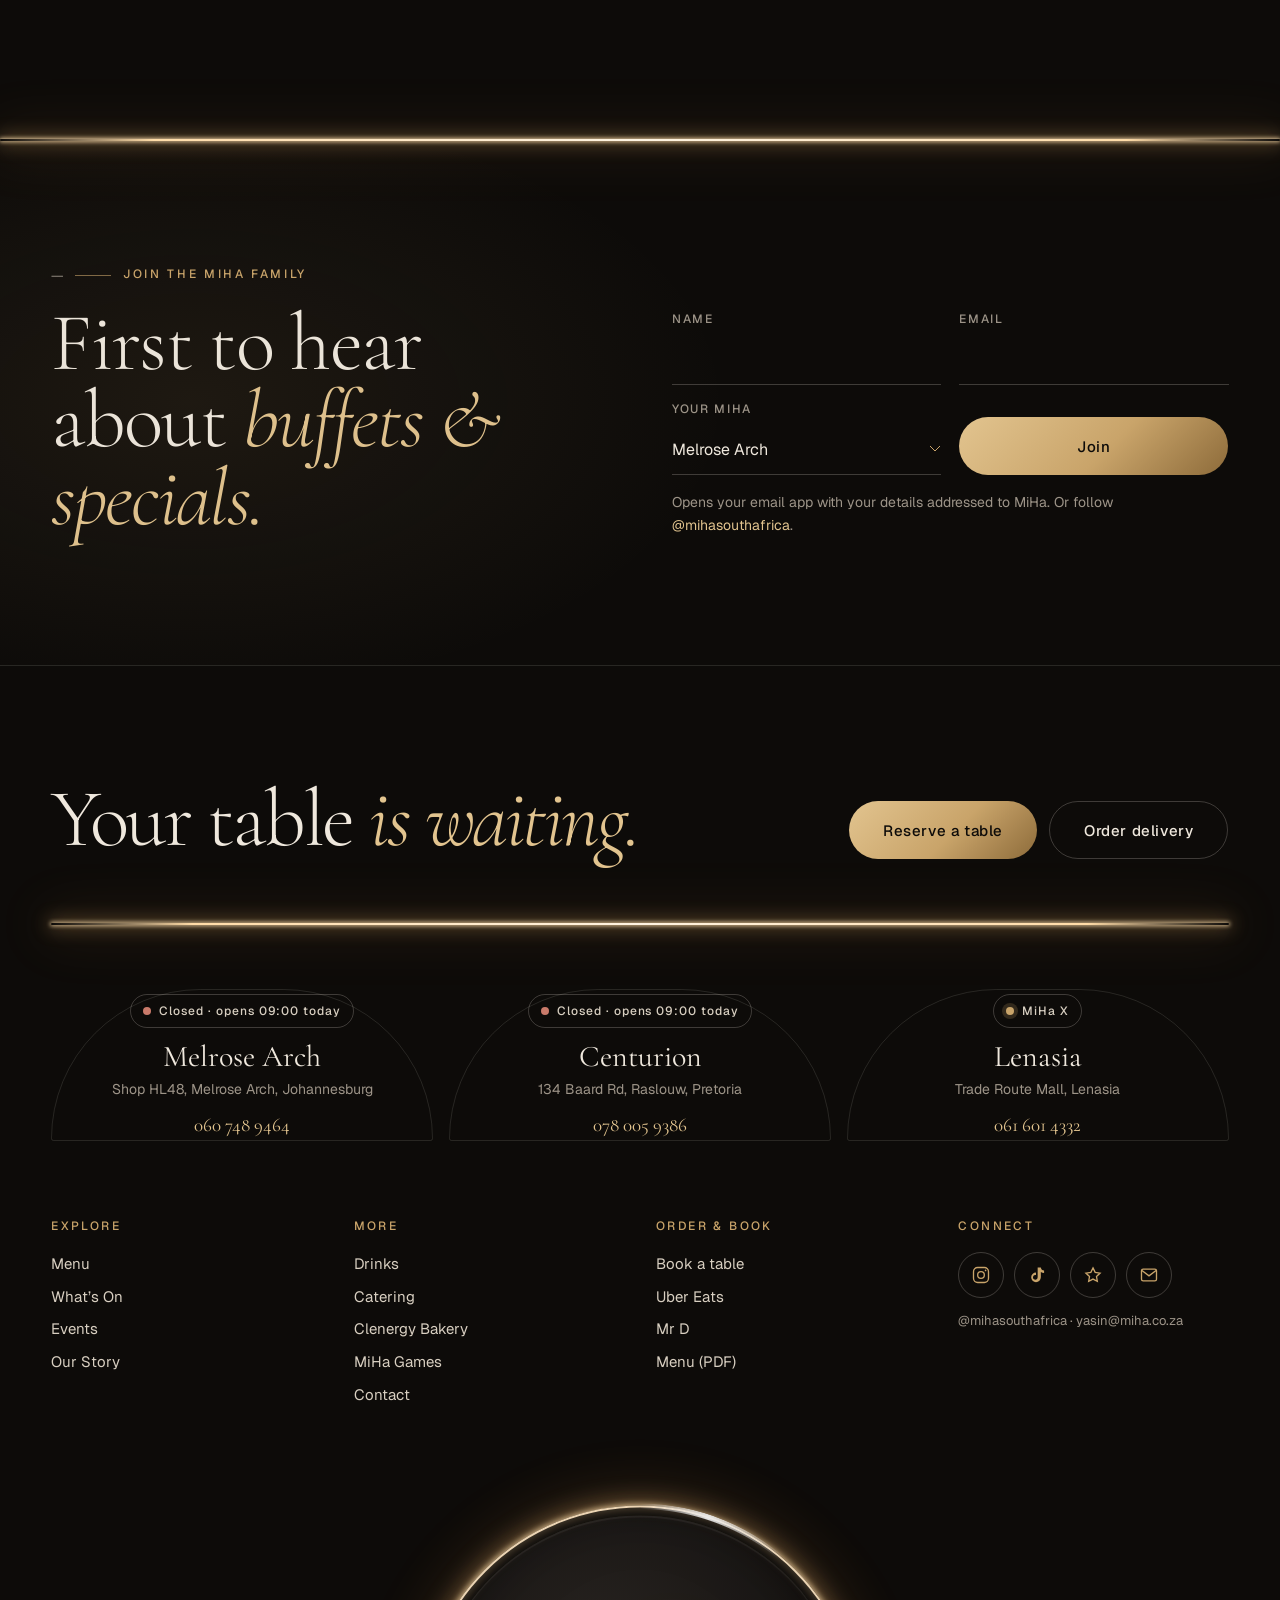
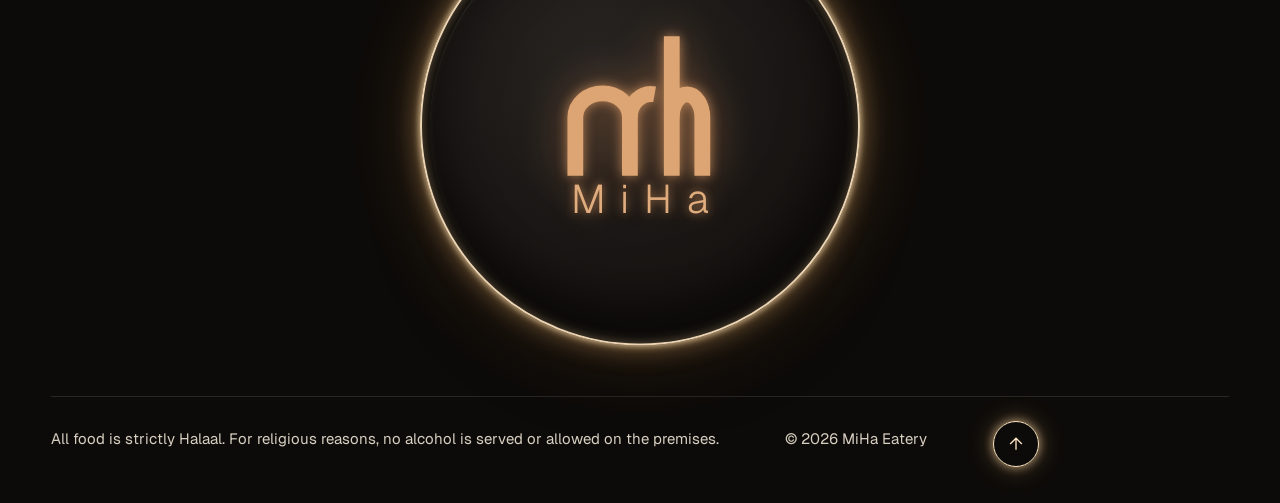
<file: menu.html>
<!doctype html>
<html lang="en-ZA" class="no-js">
<head>
<meta charset="utf-8">
<meta name="viewport" content="width=device-width, initial-scale=1">
<title>Menu · MiHa Eatery</title>
<meta name="description" content="MiHa’s menu: signature 28-day aged steaks, Portuguese prawns, sushi platters, stone-fired pizza, burgers and desserts. Strictly Halaal.">
<meta name="theme-color" content="#0d0b09">
<meta property="og:type" content="website">
<meta property="og:site_name" content="MiHa Eatery">
<meta property="og:title" content="Menu · MiHa Eatery">
<meta property="og:description" content="MiHa’s menu: signature 28-day aged steaks, Portuguese prawns, sushi platters, stone-fired pizza, burgers and desserts. Strictly Halaal.">
<meta property="og:image" content="https://onlinepixelcode-collab.github.io/miha-website/img/brand/share.png?v=2">
<meta property="og:image:secure_url" content="https://onlinepixelcode-collab.github.io/miha-website/img/brand/share.png?v=2">
<meta property="og:image:type" content="image/png">
<meta property="og:image:width" content="1200">
<meta property="og:image:height" content="630">
<meta property="og:image:alt" content="MiHa Eatery logo">
<meta name="twitter:card" content="summary_large_image">
<meta name="twitter:title" content="Menu · MiHa Eatery">
<meta name="twitter:description" content="MiHa’s menu: signature 28-day aged steaks, Portuguese prawns, sushi platters, stone-fired pizza, burgers and desserts. Strictly Halaal.">
<meta name="twitter:image" content="https://onlinepixelcode-collab.github.io/miha-website/img/brand/share.png?v=2">
<link rel="icon" type="image/svg+xml" href="img/brand/mh-mark.svg">
<link rel="icon" type="image/png" sizes="32x32" href="img/brand/favicon-32.png">
<link rel="apple-touch-icon" href="img/brand/apple-touch-icon.png">
<link rel="preconnect" href="https://fonts.googleapis.com">
<link rel="preconnect" href="https://fonts.gstatic.com" crossorigin>
<link href="https://fonts.googleapis.com/css2?family=Amiri:wght@700&family=Cormorant+Garamond:ital,wght@0,300;0,400;0,500;0,700;1,300;1,400&family=Geist:wght@300;400;500;600&display=swap" rel="stylesheet">
<link rel="stylesheet" href="style.css?v=mwsaofd5">
<script>document.documentElement.classList.replace('no-js','js');try{var t=localStorage.getItem('miha-theme');if(t)document.documentElement.dataset.theme=t}catch(e){}</script>
</head>
<body>
<a class="skip" href="#main">Skip to content</a>
<div class="loader" aria-hidden="true">
  <div class="loader__panel loader__panel--top"></div><div class="loader__panel loader__panel--bottom"></div>
  <div class="loader__inner"><svg class="mh loader__mark" viewBox="40 50 440 430" fill="none" stroke="currentColor" stroke-width="46" aria-hidden="true"><path pathLength="1" d="M73 470V300a79.5 70 0 0 1 159 0v170"/><path pathLength="1" d="M232 300a62 68 0 0 1 72-67"/><path pathLength="1" d="M354 64v406"/><path pathLength="1" d="M354 300a44.5 67 0 0 1 89 0v170"/></svg><div class="loader__word">MiHa</div><div class="loader__line"><i></i></div><div class="loader__meta"><span>Miya</span><span class="loader__count">00</span><span>Hassim</span></div></div>
</div>
<div class="curtain" aria-hidden="true"><div class="curtain__disc"><svg class="mh curtain__mark" viewBox="40 50 440 430" fill="none" stroke="currentColor" stroke-width="46" aria-hidden="true"><path pathLength="1" d="M73 470V300a79.5 70 0 0 1 159 0v170"/><path pathLength="1" d="M232 300a62 68 0 0 1 72-67"/><path pathLength="1" d="M354 64v406"/><path pathLength="1" d="M354 300a44.5 67 0 0 1 89 0v170"/></svg><p class="curtain__word">MiHa</p></div></div>
<div class="cursor" aria-hidden="true"><div class="cursor__dot"></div><div class="cursor__ring"><span class="cursor__label"></span></div></div>
<div class="grain" aria-hidden="true"></div>

<header class="nav">
  <a class="nav__logo" href="index.html" data-title="MiHa" aria-label="MiHa Eatery, home"><svg class="mh " viewBox="40 50 440 430" fill="none" stroke="currentColor" stroke-width="46" aria-hidden="true"><path pathLength="1" d="M73 470V300a79.5 70 0 0 1 159 0v170"/><path pathLength="1" d="M232 300a62 68 0 0 1 72-67"/><path pathLength="1" d="M354 64v406"/><path pathLength="1" d="M354 300a44.5 67 0 0 1 89 0v170"/></svg><span>MiHa</span></a>
  <nav class="nav__links" aria-label="Main">
    <a href="menu.html">Menu</a>
    <a href="whats-on.html">What’s On</a>
    <a href="events.html">Events</a>
    <a href="story.html">Our Story</a>
    <a href="drinks.html">Drinks</a>
    <a href="catering.html">Catering</a>
    <a href="games.html">Games</a>
    <a href="contact.html">Contact</a>
  </nav>
  <div class="nav__right">
    <span class="halal" role="img" aria-label="Strictly Halaal" title="Strictly Halaal"><svg viewBox="0 0 100 100" aria-hidden="true"><circle cx="50" cy="50" r="46" fill="none" stroke="currentColor" stroke-width="3.2"/><text x="50" y="56" text-anchor="middle" font-family="Amiri, 'Geeza Pro', 'Arabic Typesetting', serif" font-size="38" font-weight="700" fill="currentColor">حلال</text><text x="50" y="79" text-anchor="middle" font-family="'Cormorant Garamond', Georgia, serif" font-size="15" font-weight="700" letter-spacing="1.5" fill="currentColor">HALAL</text></svg></span>
    <button class="theme-toggle" type="button" aria-label="Switch to light theme"><svg class="i-moon" viewBox="0 0 24 24" fill="none" stroke="currentColor" stroke-width="1.5" aria-hidden="true"><path d="M20 14.5A8 8 0 019.5 4a8 8 0 1010.5 10.5z"/></svg><svg class="i-sun" viewBox="0 0 24 24" fill="none" stroke="currentColor" stroke-width="1.5" aria-hidden="true"><circle cx="12" cy="12" r="4"/><path d="M12 2v2M12 20v2M2 12h2M20 12h2M4.9 4.9l1.4 1.4M17.7 17.7l1.4 1.4M4.9 19.1l1.4-1.4M17.7 6.3l1.4-1.4"/></svg></button>
    <a class="btn btn--gold mag" href="reserve.html#book" data-cursor="Book"><span>Reserve</span></a>
    <button class="nav__burger" aria-label="Open menu" aria-expanded="false" aria-controls="drawer"><i></i><i></i></button>
  </div>
</header>
<div class="drawer" id="drawer" hidden>
  <nav aria-label="Mobile">
    <a href="index.html"><small>01</small>Home</a>
    <a href="menu.html"><small>02</small>Menu</a>
    <a href="whats-on.html"><small>03</small>What’s On</a>
    <a href="events.html"><small>04</small>Events</a>
    <a href="story.html"><small>05</small>Our Story</a>
    <a href="drinks.html"><small>06</small>Drinks</a>
    <a href="catering.html"><small>07</small>Catering</a>
    <a href="bakery.html"><small>08</small>Bakery</a>
    <a href="games.html"><small>09</small>MiHa Games</a>
    <a href="contact.html"><small>10</small>Contact</a>
    <a href="reserve.html#book"><small>11</small>Reserve</a>
  </nav>
  <p class="drawer__foot">Melrose Arch · Centurion<br>Strictly Halaal · Alcohol-free</p>
</div>
<main id="main">

<section class="phero">
  <div class="phero__media"><img src="img/miha/g-prawns.jpg" alt="" fetchpriority="high"></div>
  <div class="wrap">
    <p class="crumbs"><a href="index.html">MiHa</a> &nbsp;/&nbsp; Menu</p>
    <h1 class="display phero__title"><span class="line"><span>Taste &amp;</span></span><span class="line"><span><em>variety.</em></span></span></h1>
    <div class="phero__row"><p class="lead">From 28-day aged steaks to sushi platters and stone-fired pizza. Every dish strictly Halaal.</p><span class="phero__ctas"><a class="btn btn--gold btn--lg mag" href="reserve.html#book"><span>Book a table</span></a><a class="btn btn--ghost btn--lg mag" href="MiHa-Menu.pdf?v=${V}" target="_blank" rel="noopener"><span>Download menu (PDF)</span></a></span></div>
  </div>
</section>
<section class="sec msig"><div class="wrap"><p class="eyebrow"><span class="num">—</span> Chef’s signatures</p><h2 class="h2">Start with <em>the favourites.</em></h2><div class="msig__grid"><article class="sigc dish" data-tags="sig" data-name="MiHa Signature Portuguese Prawns" data-price="R 279"><figure class="arch" data-clip><img src="img/miha/g-prawns.jpg" alt="MiHa Signature Portuguese Prawns" loading="lazy"></figure><h3>MiHa Signature Portuguese Prawns</h3><p>Butterflied queen prawns in MiHa’s peri-peri rub.</p><div class="sigc__row"><span class="price">R 279</span><button class="pick pick--label" type="button" aria-label="Add MiHa Signature Portuguese Prawns to my picks">＋ Add to my picks</button></div></article><article class="sigc dish" data-tags="sig" data-name="Tapas Board for 2" data-price="R 299"><figure class="arch" data-clip><img src="img/miha/g-platter.jpg" alt="Tapas Board for 2" loading="lazy"></figure><h3>Tapas Board for 2</h3><p>Falafel, sheesh kebab, halloumi and dips with laffa.</p><div class="sigc__row"><span class="price">R 299</span><button class="pick pick--label" type="button" aria-label="Add Tapas Board for 2 to my picks">＋ Add to my picks</button></div></article><article class="sigc dish" data-tags="sig" data-name="Okinawa Tempura Platter" data-price="R 780"><figure class="arch" data-clip><img src="img/miha/g-sushi.jpg" alt="Okinawa Tempura Platter" loading="lazy"></figure><h3>Okinawa Tempura Platter</h3><p>Tempura crunch, prawn sushi, sumo and tiger rolls.</p><div class="sigc__row"><span class="price">R 780</span><button class="pick pick--label" type="button" aria-label="Add Okinawa Tempura Platter to my picks">＋ Add to my picks</button></div></article><article class="sigc dish" data-tags="sig" data-name="Chocolate Fondant" data-price="R 129"><figure class="arch" data-clip><img src="img/miha/g-dessert-choc.jpg" alt="Chocolate Fondant" loading="lazy"></figure><h3>Chocolate Fondant</h3><p>MiHa’s signature dessert with an oozing centre.</p><div class="sigc__row"><span class="price">R 129</span><button class="pick pick--label" type="button" aria-label="Add Chocolate Fondant to my picks">＋ Add to my picks</button></div></article></div></div></section>
<nav class="mtabs" aria-label="Menu sections"><div class="wrap mtabs__in">
  <a href="#starters">Starters & tapas</a><a href="#steak">Signature steak</a><a href="#seafood">Prawns & chicken</a><a href="#sushi">Sushi</a><a href="#pizza">Pizza & pasta</a><a href="#burgers">Burgers, wraps & bowls</a><a href="#sweet">Sweet endings</a><a href="#kids">Little ones</a><a href="#sides">On the side</a>
</div></nav>
<div class="wrap mtools"><div class="msearch"><label for="msearch" class="msearch__label">Search the menu</label><input id="msearch" type="search" placeholder="Search dishes, e.g. prawns, vegan, pizza" autocomplete="off"><p class="msearch__empty" hidden>No dishes match. Try another word.</p></div><div class="mfilters" role="group" aria-label="Filter dishes">
  <button aria-pressed="true" data-filter="all">Everything</button><button aria-pressed="false" data-filter="sig">Signature</button><button aria-pressed="false" data-filter="spicy">Spicy</button><button aria-pressed="false" data-filter="veg">Vegetarian</button><button aria-pressed="false" data-filter="share">To share</button>
</div></div>

<section class="msec" id="starters">
  <div class="wrap msec__grid">
    <figure class="msec__img arch" data-clip><img src="img/miha/g-platter.jpg" alt="A MiHa tapas board with falafel, kebabs and dips" loading="lazy"></figure>
    <div><h2 class="msec__title">Starters &amp; <em>tapas</em></h2><div class="dish" data-tags="sig share" data-name="Tapas Board for 2" data-price="R 299"><h3>Tapas Board for 2 <span class="tag">Signature</span></h3><i class="dish__lead" aria-hidden="true"></i><span class="price">R 299</span><button class="pick" type="button" aria-label="Add Tapas Board for 2 to my picks">＋</button><p>4 falafels, 4 sheesh kebab, halloumi fingers, chick ’n cheese bombs and chicken strips, with hummus, tzatziki, chilli mayo and laffa bread.</p></div><div class="dish" data-tags="" data-name="Tapas Board for 1" data-price="R 199"><h3>Tapas Board for 1</h3><i class="dish__lead" aria-hidden="true"></i><span class="price">R 199</span><button class="pick" type="button" aria-label="Add Tapas Board for 1 to my picks">＋</button><p>A smaller board of MiHa favourites with dips and laffa bread.</p></div><div class="dish" data-tags="veg" data-name="Falafels" data-price="R 48"><h3>Falafels <span class="ic ic--veg" title="Vegetarian" aria-label="Vegetarian">V</span></h3><i class="dish__lead" aria-hidden="true"></i><span class="price">R 48</span><button class="pick" type="button" aria-label="Add Falafels to my picks">＋</button><p>3 falafels with hummus, tzatziki and laffa bread.</p></div><div class="dish" data-tags="veg" data-name="Halloumi Fingers" data-price="R 66"><h3>Halloumi Fingers <span class="ic ic--veg" title="Vegetarian" aria-label="Vegetarian">V</span></h3><i class="dish__lead" aria-hidden="true"></i><span class="price">R 66</span><button class="pick" type="button" aria-label="Add Halloumi Fingers to my picks">＋</button><p>Grilled halloumi with sweet chilli dip.</p></div><div class="dish" data-tags="spicy" data-name="Spicy Asian Prawns" data-price="R 99"><h3>Spicy Asian Prawns <span class="ic" title="Spicy" aria-label="Spicy">🌶</span></h3><i class="dish__lead" aria-hidden="true"></i><span class="price">R 99</span><button class="pick" type="button" aria-label="Add Spicy Asian Prawns to my picks">＋</button><p>4 crispy prawns in MiHa’s sriracha sauce.</p></div><div class="dish" data-tags="" data-name="Chick ’n Cheese Bomb" data-price="R 59"><h3>Chick ’n Cheese Bomb</h3><i class="dish__lead" aria-hidden="true"></i><span class="price">R 59</span><button class="pick" type="button" aria-label="Add Chick ’n Cheese Bomb to my picks">＋</button><p>3 bombs with chilli mayo.</p></div><div class="dish" data-tags="veg" data-name="Garlic &amp; Herb Focaccia" data-price="R 69"><h3>Garlic &amp; Herb Focaccia <span class="ic ic--veg" title="Vegetarian" aria-label="Vegetarian">V</span></h3><i class="dish__lead" aria-hidden="true"></i><span class="price">R 69</span><button class="pick" type="button" aria-label="Add Garlic and Herb Focaccia to my picks">＋</button><p>With melted cheese.</p></div></div>
  </div>
</section>
<section class="msec" id="steak">
  <div class="wrap msec__grid msec__grid--rev">
    <figure class="msec__img arch" data-clip><img src="img/miha/g-burger-board.jpg" alt="A MiHa dish served on a wooden board" loading="lazy"></figure>
    <div><h2 class="msec__title">Signature <em>steak</em></h2><div class="dish" data-tags="sig" data-name="Fillet Steak, 200g" data-price="R 279"><h3>Fillet Steak, 200g <span class="tag">Signature</span></h3><i class="dish__lead" aria-hidden="true"></i><span class="price">R 279</span><button class="pick" type="button" aria-label="Add Fillet Steak, 200g to my picks">＋</button><p>28-day aged, flame-grilled in MiHa’s signature basting. Chips and onion rings.</p></div><div class="dish" data-tags="sig" data-name="Ribeye on the Bone, 600g" data-price="R 349"><h3>Ribeye on the Bone, 600g <span class="tag">Signature</span></h3><i class="dish__lead" aria-hidden="true"></i><span class="price">R 349</span><button class="pick" type="button" aria-label="Add Ribeye on the Bone, 600g to my picks">＋</button><p>28-day aged prime cut, basted and flame-grilled.</p></div><div class="dish" data-tags="" data-name="Cheddamelt Fillet, 200g" data-price="R 299"><h3>Cheddamelt Fillet, 200g</h3><i class="dish__lead" aria-hidden="true"></i><span class="price">R 299</span><button class="pick" type="button" aria-label="Add Cheddamelt Fillet, 200g to my picks">＋</button><p>With melted cheese and mushroom sauce.</p></div><div class="dish" data-tags="" data-name="Rump Steak" data-price="from R 220"><h3>Rump Steak</h3><i class="dish__lead" aria-hidden="true"></i><span class="price">from R 220</span><button class="pick" type="button" aria-label="Add Rump Steak to my picks">＋</button><p>28-day aged, basted and flame-grilled.</p></div><div class="dish" data-tags="" data-name="Cheddamelt Rump, 300g" data-price="R 269"><h3>Cheddamelt Rump, 300g</h3><i class="dish__lead" aria-hidden="true"></i><span class="price">R 269</span><button class="pick" type="button" aria-label="Add Cheddamelt Rump, 300g to my picks">＋</button><p>With melted cheese and mushroom sauce.</p></div><div class="dish" data-tags="share" data-name="MiHa Mixed Grill Platter" data-price="R 339"><h3>MiHa Mixed Grill Platter</h3><i class="dish__lead" aria-hidden="true"></i><span class="price">R 339</span><button class="pick" type="button" aria-label="Add MiHa Mixed Grill Platter to my picks">＋</button><p>3 queen prawns, 100g steak, ¼ chicken, rice and chips. For one or two.</p></div></div>
  </div>
</section>
<section class="msec" id="seafood">
  <div class="wrap msec__grid">
    <figure class="msec__img arch" data-clip><img src="img/miha/g-prawns.jpg" alt="MiHa Portuguese prawns with chips and charred lemon" loading="lazy"></figure>
    <div><h2 class="msec__title">Prawns <em>&amp; chicken</em></h2><div class="dish" data-tags="sig spicy" data-name="MiHa Signature Portuguese Prawns" data-price="R 279"><h3>MiHa Signature Portuguese Prawns <span class="tag">Signature</span> <span class="ic" title="Spicy" aria-label="Spicy">🌶</span></h3><i class="dish__lead" aria-hidden="true"></i><span class="price">R 279</span><button class="pick" type="button" aria-label="Add MiHa Signature Portuguese Prawns to my picks">＋</button><p>6 butterflied queen prawns in MiHa’s peri-peri rub, hot, mild or lemon butter. 1kg option available.</p></div><div class="dish" data-tags="spicy" data-name="Kingklip, Cajun" data-price="R 249"><h3>Kingklip, Cajun <span class="ic" title="Spicy" aria-label="Spicy">🌶</span></h3><i class="dish__lead" aria-hidden="true"></i><span class="price">R 249</span><button class="pick" type="button" aria-label="Add Kingklip, Cajun to my picks">＋</button><p>In a spicy Cajun sauce with chips or rice.</p></div><div class="dish" data-tags="spicy" data-name="½ Portuguese Chicken" data-price="R 159"><h3>½ Portuguese Chicken <span class="ic" title="Spicy" aria-label="Spicy">🌶</span></h3><i class="dish__lead" aria-hidden="true"></i><span class="price">R 159</span><button class="pick" type="button" aria-label="Add ½ Portuguese Chicken to my picks">＋</button><p>Flame-grilled with Portuguese-style spices and mild peri-peri.</p></div><div class="dish" data-tags="share" data-name="Prawn Platter" data-price="R 996"><h3>Prawn Platter</h3><i class="dish__lead" aria-hidden="true"></i><span class="price">R 996</span><button class="pick" type="button" aria-label="Add Prawn Platter to my picks">＋</button><p>2 dozen queen prawns with rice and chips.</p></div><div class="dish" data-tags="share" data-name="Chicken Platter" data-price="R 619"><h3>Chicken Platter</h3><i class="dish__lead" aria-hidden="true"></i><span class="price">R 619</span><button class="pick" type="button" aria-label="Add Chicken Platter to my picks">＋</button><p>2 full chickens with rice and chips.</p></div></div>
  </div>
</section>
<section class="msec" id="sushi">
  <div class="wrap msec__grid msec__grid--rev">
    <figure class="msec__img arch" data-clip><img src="img/miha/g-sushi.jpg" alt="MiHa sushi rolls on a blue platter" loading="lazy"></figure>
    <div><h2 class="msec__title"><em>Sushi</em></h2><div class="dish" data-tags="sig share" data-name="Okinawa Tempura Platter" data-price="R 780"><h3>Okinawa Tempura Platter <span class="tag">Signature</span></h3><i class="dish__lead" aria-hidden="true"></i><span class="price">R 780</span><button class="pick" type="button" aria-label="Add Okinawa Tempura Platter to my picks">＋</button><p>Tempura crunch, signature prawn sushi, crispy sumo and tiger rolls.</p></div><div class="dish" data-tags="share" data-name="Kyoto Salmon Platter" data-price="R 600"><h3>Kyoto Salmon Platter</h3><i class="dish__lead" aria-hidden="true"></i><span class="price">R 600</span><button class="pick" type="button" aria-label="Add Kyoto Salmon Platter to my picks">＋</button><p>California rolls, signature salmon, maki and rainbow rolls.</p></div><div class="dish" data-tags="veg share" data-name="Kobe Vegetarian Platter" data-price="R 499"><h3>Kobe Vegetarian Platter <span class="ic ic--veg" title="Vegetarian" aria-label="Vegetarian">V</span></h3><i class="dish__lead" aria-hidden="true"></i><span class="price">R 499</span><button class="pick" type="button" aria-label="Add Kobe Vegetarian Platter to my picks">＋</button><p>Osaka vegetarian rolls, halloumi crunch, California rolls and fashion sandwiches.</p></div><div class="dish" data-tags="sig spicy" data-name="MiHa Signature Sushi, 8pc" data-price="R 182"><h3>MiHa Signature Sushi, 8pc <span class="tag">Signature</span> <span class="ic" title="Spicy" aria-label="Spicy">🌶</span></h3><i class="dish__lead" aria-hidden="true"></i><span class="price">R 182</span><button class="pick" type="button" aria-label="Add MiHa Signature Sushi, 8pc to my picks">＋</button><p>Very spicy: salmon, prawn or tuna with chilli, spring onion and avo.</p></div><div class="dish" data-tags="spicy" data-name="Spicy Sashimi, 8pc" data-price="R 140"><h3>Spicy Sashimi, 8pc <span class="ic" title="Spicy" aria-label="Spicy">🌶</span></h3><i class="dish__lead" aria-hidden="true"></i><span class="price">R 140</span><button class="pick" type="button" aria-label="Add Spicy Sashimi, 8pc to my picks">＋</button><p>Salmon, ponzu, sesame oil and jalapeño.</p></div><div class="dish" data-tags="veg" data-name="Halloumi Crunch, 8pc" data-price="R 162"><h3>Halloumi Crunch, 8pc <span class="ic ic--veg" title="Vegetarian" aria-label="Vegetarian">V</span></h3><i class="dish__lead" aria-hidden="true"></i><span class="price">R 162</span><button class="pick" type="button" aria-label="Add Halloumi Crunch, 8pc to my picks">＋</button><p>Fried halloumi, cream cheese and avo.</p></div></div>
  </div>
</section>
<section class="msec" id="pizza">
  <div class="wrap msec__grid">
    <figure class="msec__img arch" data-clip><img src="img/miha/g-pizza.jpg" alt="A stone-fired MiHa pizza" loading="lazy"></figure>
    <div><h2 class="msec__title">Pizza <em>&amp; pasta</em></h2><div class="dish" data-tags="sig" data-name="Chicken Tikka Pizza" data-price="R 150"><h3>Chicken Tikka Pizza <span class="tag">Signature</span></h3><i class="dish__lead" aria-hidden="true"></i><span class="price">R 150</span><button class="pick" type="button" aria-label="Add Chicken Tikka Pizza to my picks">＋</button><p>Chicken tikka, peppers, feta and mozzarella, from the stone-fired oven.</p></div><div class="dish" data-tags="spicy" data-name="Meat Pizza" data-price="R 139"><h3>Meat Pizza <span class="ic" title="Spicy" aria-label="Spicy">🌶</span></h3><i class="dish__lead" aria-hidden="true"></i><span class="price">R 139</span><button class="pick" type="button" aria-label="Add Meat Pizza to my picks">＋</button><p>Spicy mince, fresh chilli and garlic.</p></div><div class="dish" data-tags="veg" data-name="Margherita" data-price="R 95"><h3>Margherita <span class="ic ic--veg" title="Vegetarian" aria-label="Vegetarian">V</span></h3><i class="dish__lead" aria-hidden="true"></i><span class="price">R 95</span><button class="pick" type="button" aria-label="Add Margherita to my picks">＋</button><p>Tomato, cheese and basil.</p></div><div class="dish" data-tags="veg spicy" data-name="Arrabbiata Pasta" data-price="R 135"><h3>Arrabbiata Pasta <span class="ic" title="Spicy" aria-label="Spicy">🌶</span> <span class="ic ic--veg" title="Vegetarian" aria-label="Vegetarian">V</span></h3><i class="dish__lead" aria-hidden="true"></i><span class="price">R 135</span><button class="pick" type="button" aria-label="Add Arrabbiata Pasta to my picks">＋</button><p>Spicy Italian tomato, chilli, olives and basil. Penne or spaghetti.</p></div><div class="dish" data-tags="veg" data-name="Alfredo Pasta" data-price="R 148"><h3>Alfredo Pasta <span class="ic ic--veg" title="Vegetarian" aria-label="Vegetarian">V</span></h3><i class="dish__lead" aria-hidden="true"></i><span class="price">R 148</span><button class="pick" type="button" aria-label="Add Alfredo Pasta to my picks">＋</button><p>Creamy mushroom sauce.</p></div></div>
  </div>
</section>
<section class="msec" id="burgers">
  <div class="wrap msec__grid msec__grid--rev">
    <figure class="msec__img arch" data-clip><img src="img/miha/g-burger.jpg" alt="A MiHa burger with avocado and crispy nachos" loading="lazy"></figure>
    <div><h2 class="msec__title">Burgers, <em>wraps</em> &amp; bowls</h2><div class="dish" data-tags="sig spicy" data-name="MiHa Signature Asian Prawn Burger" data-price="R 139"><h3>MiHa Signature Asian Prawn Burger <span class="tag">Signature</span> <span class="ic" title="Spicy" aria-label="Spicy">🌶</span></h3><i class="dish__lead" aria-hidden="true"></i><span class="price">R 139</span><button class="pick" type="button" aria-label="Add MiHa Signature Asian Prawn Burger to my picks">＋</button><p>Crispy prawns, pineapple salsa and sriracha on brioche.</p></div><div class="dish" data-tags="" data-name="Nacho Burger" data-price="from R 99"><h3>Nacho Burger</h3><i class="dish__lead" aria-hidden="true"></i><span class="price">from R 99</span><button class="pick" type="button" aria-label="Add Nacho Burger to my picks">＋</button><p>Flame-grilled chicken with guacamole, nachos and cream cheese.</p></div><div class="dish" data-tags="" data-name="Yankee Burger" data-price="R 139"><h3>Yankee Burger</h3><i class="dish__lead" aria-hidden="true"></i><span class="price">R 139</span><button class="pick" type="button" aria-label="Add Yankee Burger to my picks">＋</button><p>Cheddar melt with smoked beef, cheese and mushroom sauce.</p></div><div class="dish" data-tags="" data-name="Steak &amp; Avo Wrap" data-price="R 125"><h3>Steak &amp; Avo Wrap</h3><i class="dish__lead" aria-hidden="true"></i><span class="price">R 125</span><button class="pick" type="button" aria-label="Add Steak and Avo Wrap to my picks">＋</button><p>Peppered steak, smashed avo, cream cheese and feta.</p></div><div class="dish" data-tags="" data-name="Salmon Bagel" data-price="R 159"><h3>Salmon Bagel</h3><i class="dish__lead" aria-hidden="true"></i><span class="price">R 159</span><button class="pick" type="button" aria-label="Add Salmon Bagel to my picks">＋</button><p>Salmon, caramelised onion, avo, rocket and cream cheese.</p></div><div class="dish" data-tags="spicy" data-name="Salmon Poke Bowl" data-price="R 139"><h3>Salmon Poke Bowl <span class="ic" title="Spicy" aria-label="Spicy">🌶</span></h3><i class="dish__lead" aria-hidden="true"></i><span class="price">R 139</span><button class="pick" type="button" aria-label="Add Salmon Poke Bowl to my picks">＋</button><p>Grilled salmon on spicy rice with avo and chilli mayo.</p></div></div>
  </div>
</section>
<section class="msec" id="sweet">
  <div class="wrap msec__grid">
    <figure class="msec__img arch" data-clip><img src="img/miha/g-dessert-choc.jpg" alt="A MiHa chocolate dessert with brownie pieces" loading="lazy"></figure>
    <div><h2 class="msec__title"><em>Sweet</em> endings</h2><div class="dish" data-tags="sig veg" data-name="Chocolate Fondant" data-price="R 129"><h3>Chocolate Fondant <span class="tag">Signature</span> <span class="ic ic--veg" title="Vegetarian" aria-label="Vegetarian">V</span></h3><i class="dish__lead" aria-hidden="true"></i><span class="price">R 129</span><button class="pick" type="button" aria-label="Add Chocolate Fondant to my picks">＋</button><p>MiHa’s signature dessert: double chocolate with an oozing centre and ice cream.</p></div><div class="dish" data-tags="veg" data-name="MiHa’s Decadent Brownies" data-price="R 120"><h3>MiHa’s Decadent Brownies <span class="ic ic--veg" title="Vegetarian" aria-label="Vegetarian">V</span></h3><i class="dish__lead" aria-hidden="true"></i><span class="price">R 120</span><button class="pick" type="button" aria-label="Add MiHa’s Decadent Brownies to my picks">＋</button><p>With vanilla bean ice cream, hot chocolate sauce and a chocolate nest.</p></div><div class="dish" data-tags="veg" data-name="Basque Cheesecake" data-price="R 99"><h3>Basque Cheesecake <span class="ic ic--veg" title="Vegetarian" aria-label="Vegetarian">V</span></h3><i class="dish__lead" aria-hidden="true"></i><span class="price">R 99</span><button class="pick" type="button" aria-label="Add Basque Cheesecake to my picks">＋</button><p>Crustless, with a burnt top. Served with cream.</p></div><div class="dish" data-tags="veg" data-name="Crème Brûlée" data-price="R 65"><h3>Crème Brûlée <span class="ic ic--veg" title="Vegetarian" aria-label="Vegetarian">V</span></h3><i class="dish__lead" aria-hidden="true"></i><span class="price">R 65</span><button class="pick" type="button" aria-label="Add Crème Brûlée to my picks">＋</button><p>Custard under crackled caramelised sugar.</p></div><div class="dish" data-tags="veg" data-name="Croffle" data-price="R 69"><h3>Croffle <span class="ic ic--veg" title="Vegetarian" aria-label="Vegetarian">V</span></h3><i class="dish__lead" aria-hidden="true"></i><span class="price">R 69</span><button class="pick" type="button" aria-label="Add Croffle to my picks">＋</button><p>Croissant meets waffle, with white chocolate, strawberries and cream.</p></div><div class="dish" data-tags="veg" data-name="MiHa’s Signature French Toast" data-price="R 69"><h3>MiHa’s Signature French Toast <span class="ic ic--veg" title="Vegetarian" aria-label="Vegetarian">V</span></h3><i class="dish__lead" aria-hidden="true"></i><span class="price">R 69</span><button class="pick" type="button" aria-label="Add MiHa’s Signature French Toast to my picks">＋</button><p>Brioche stuffed with Nutella, with cream.</p></div></div>
  </div>
</section>
<section class="msec"><div class="wrap mextras"><div class="mextra" id="kids"><h2 class="msec__title">Little <em>ones</em></h2><div class="dish" data-tags="" data-name="Macon, Eggs &amp; Toast" data-price="R 59"><h3>Macon, Eggs &amp; Toast</h3><i class="dish__lead" aria-hidden="true"></i><span class="price">R 59</span><button class="pick" type="button" aria-label="Add Macon, Eggs and Toast to my picks">＋</button><p>Scrambled eggs and macon on toast.</p></div><div class="dish" data-tags="veg" data-name="French Toast" data-price="R 49"><h3>French Toast <span class="ic ic--veg" title="Vegetarian" aria-label="Vegetarian">V</span></h3><i class="dish__lead" aria-hidden="true"></i><span class="price">R 49</span><button class="pick" type="button" aria-label="Add French Toast to my picks">＋</button><p>Cinnamon ciabatta with syrup.</p></div><div class="dish" data-tags="" data-name="Slider Burger" data-price="R 59"><h3>Slider Burger</h3><i class="dish__lead" aria-hidden="true"></i><span class="price">R 59</span><button class="pick" type="button" aria-label="Add Slider Burger to my picks">＋</button><p>Beef or chicken patty on a slider roll.</p></div><div class="dish" data-tags="veg" data-name="Margherita Pizza" data-price="R 79"><h3>Margherita Pizza <span class="ic ic--veg" title="Vegetarian" aria-label="Vegetarian">V</span></h3><i class="dish__lead" aria-hidden="true"></i><span class="price">R 79</span><button class="pick" type="button" aria-label="Add Margherita Pizza to my picks">＋</button><p>Neapolitan sauce and cheese.</p></div><div class="dish" data-tags="" data-name="Chicken Strips" data-price="R 59"><h3>Chicken Strips</h3><i class="dish__lead" aria-hidden="true"></i><span class="price">R 59</span><button class="pick" type="button" aria-label="Add Chicken Strips to my picks">＋</button><p>3 crumbed strips.</p></div><div class="dish" data-tags="veg" data-name="Creamy Pasta" data-price="R 99"><h3>Creamy Pasta <span class="ic ic--veg" title="Vegetarian" aria-label="Vegetarian">V</span></h3><i class="dish__lead" aria-hidden="true"></i><span class="price">R 99</span><button class="pick" type="button" aria-label="Add Creamy Pasta to my picks">＋</button><p>Penne in a cream sauce.</p></div></div><div class="mextra" id="sides"><h2 class="msec__title">On the <em>side</em></h2><div class="dish" data-tags="veg" data-name="Chips" data-price="R 29"><h3>Chips <span class="ic ic--veg" title="Vegetarian" aria-label="Vegetarian">V</span></h3><i class="dish__lead" aria-hidden="true"></i><span class="price">R 29</span><button class="pick" type="button" aria-label="Add Chips to my picks">＋</button></div><div class="dish" data-tags="veg" data-name="Onion Rings" data-price="R 40"><h3>Onion Rings <span class="ic ic--veg" title="Vegetarian" aria-label="Vegetarian">V</span></h3><i class="dish__lead" aria-hidden="true"></i><span class="price">R 40</span><button class="pick" type="button" aria-label="Add Onion Rings to my picks">＋</button></div><div class="dish" data-tags="veg spicy" data-name="Spicy Rice" data-price="R 55"><h3>Spicy Rice <span class="ic" title="Spicy" aria-label="Spicy">🌶</span> <span class="ic ic--veg" title="Vegetarian" aria-label="Vegetarian">V</span></h3><i class="dish__lead" aria-hidden="true"></i><span class="price">R 55</span><button class="pick" type="button" aria-label="Add Spicy Rice to my picks">＋</button></div><div class="dish" data-tags="veg" data-name="Roasted Vegetables" data-price="R 59"><h3>Roasted Vegetables <span class="ic ic--veg" title="Vegetarian" aria-label="Vegetarian">V</span></h3><i class="dish__lead" aria-hidden="true"></i><span class="price">R 59</span><button class="pick" type="button" aria-label="Add Roasted Vegetables to my picks">＋</button></div><div class="dish" data-tags="veg" data-name="Side Greek Salad" data-price="R 75"><h3>Side Greek Salad <span class="ic ic--veg" title="Vegetarian" aria-label="Vegetarian">V</span></h3><i class="dish__lead" aria-hidden="true"></i><span class="price">R 75</span><button class="pick" type="button" aria-label="Add Side Greek Salad to my picks">＋</button></div></div></div></section>
<section class="mdl"><div class="wrap mdl__grid">
  <a class="mdl__book" href="MiHa-Menu.pdf?v=mwsaofd5" target="_blank" rel="noopener" data-cursor="Open" aria-label="Open the MiHa menu PDF">
    <span class="mdl__glow" aria-hidden="true"></span>
    <img src="img/brand/menu-cover.jpg" alt="Cover of the MiHa menu: the MiHa logo in a glowing ring, The Menu" loading="lazy">
  </a>
  <div class="mdl__copy">
    <p class="eyebrow"><span class="num">—</span> The MiHa menu</p>
    <h2 class="h2">Take the menu <em>with you.</em></h2>
    <p class="lead">Our full menu, beautifully laid out for your phone, tablet or printer.</p>
    <ul class="mdl__list">
      <li><b>8</b><span>pages, from chef’s signatures to sweet endings</span></li>
      <li><b>R</b><span>every dish with MiHa’s listed price</span></li>
      <li><b>☎</b><span>tap to call, open the map or book online</span></li>
    </ul>
    <p class="mdl__ctas"><a class="btn btn--gold btn--lg mag" href="MiHa-Menu.pdf?v=mwsaofd5" target="_blank" rel="noopener"><span>View the menu (PDF)</span></a><a class="btn btn--ghost btn--lg mag" href="https://wa.me/?text=The%20MiHa%20menu%3A%20https%3A%2F%2Fonlinepixelcode-collab.github.io%2Fmiha-website%2FMiHa-Menu.pdf" target="_blank" rel="noopener"><span>Share on WhatsApp</span></a></p>
    <p class="mdl__note">Menu as listed by MiHa on Dineplan (July 2025). Dishes and prices may change; ask your server for today’s specials.</p>
  </div>
</div></section>

<section class="order sec--line">
  <div class="wrap order__grid">
    <div><p class="eyebrow"><span class="num">—</span> Order online</p><h2 class="h2">MiHa, <em>delivered.</em></h2><p class="lead">Your favourites from MiHa Melrose Arch on Uber Eats, rated 4.4 by more than 1,000 guests. MiHa X Lenasia delivers on Mr D.</p></div>
    <div class="order__cards">
      <a class="order__card" href="https://www.ubereats.com/za/search?q=MiHa%20Melrose%20Arch" target="_blank" rel="noopener" data-cursor="Order"><b>Uber Eats</b><span>MiHa Melrose Arch · ★ 4.4 (1,000+)</span><i aria-hidden="true">↗</i></a>
      <a class="order__card" href="https://www.mrdfood.com/" target="_blank" rel="noopener" data-cursor="Order"><b>Mr D</b><span>MiHa X Lenasia</span><i aria-hidden="true">↗</i></a>
    </div>
  </div>
</section>
<a class="next" href="whats-on.html" data-title="What’s On" data-cursor="Next"><small>Next</small><strong>What’s <em>On</em></strong></a>
</main>

<section class="join" aria-labelledby="join-title">
  <div class="led led--edge" aria-hidden="true"></div>
  <div class="wrap join__grid">
    <div>
      <p class="eyebrow"><span class="num">—</span> Join the MiHa family</p>
      <h2 class="h2" id="join-title">First to hear about <em>buffets &amp; specials.</em></h2>
    </div>
    <form class="join__form" data-mailto="yasin@miha.co.za" data-subject="Join the MiHa family">
      <div class="field"><label for="j-name">Name</label><input id="j-name" name="name" autocomplete="name" required></div>
      <div class="field"><label for="j-email">Email</label><input id="j-email" name="email" type="email" autocomplete="email" required></div>
      <div class="field"><label for="j-branch">Your MiHa</label><select id="j-branch" name="branch"><option>Melrose Arch</option><option>Centurion</option><option>MiHa X Lenasia</option></select></div>
      <button class="btn btn--gold btn--lg mag" type="submit"><span>Join</span></button>
      <p class="form__note">Opens your email app with your details addressed to MiHa. Or follow <a href="https://www.instagram.com/mihasouthafrica/" target="_blank" rel="noopener">@mihasouthafrica</a>.</p>
      <p class="form__ok" hidden>Welcome to the family. Your email app should now be open, ready to send.</p>
    </form>
  </div>
</section>
<footer class="footer">
  <div class="wrap">
    <div class="fcta">
      <h2 class="fcta__title">Your table <em>is waiting.</em></h2>
      <div class="fcta__btns"><a class="btn btn--gold btn--lg" href="reserve.html#book"><span>Reserve a table</span></a><a class="btn btn--ghost btn--lg" href="https://www.ubereats.com/za/search?q=MiHa%20Melrose%20Arch" target="_blank" rel="noopener"><span>Order delivery</span></a></div>
    </div>
    <div class="led fcta__led" aria-hidden="true"></div>
    <div class="fbranches">
      <a class="fbranch" data-branch="jhb" href="https://www.google.com/maps/search/?api=1&query=MiHa+Eatery+Melrose+Arch" target="_blank" rel="noopener"><span class="status"><i></i><em>…</em></span><b>Melrose Arch</b><small>Shop HL48, Melrose Arch, Johannesburg</small><span class="fbranch__tel">060 748 9464</span></a>
      <a class="fbranch" data-branch="pta" href="https://www.google.com/maps/search/?api=1&query=MiHa+Eatery+134+Baard+Rd+Raslouw" target="_blank" rel="noopener"><span class="status"><i></i><em>…</em></span><b>Centurion</b><small>134 Baard Rd, Raslouw, Pretoria</small><span class="fbranch__tel">078 005 9386</span></a>
      <a class="fbranch" href="https://www.instagram.com/mihax_lenasia/" target="_blank" rel="noopener"><span class="status status--new"><i></i><em>MiHa X</em></span><b>Lenasia</b><small>Trade Route Mall, Lenasia</small><span class="fbranch__tel">061 601 4332</span></a>
    </div>
    <div class="footer__grid">
      <div><h3>Explore</h3><p><a href="menu.html">Menu</a></p><p><a href="whats-on.html">What’s On</a></p><p><a href="events.html">Events</a></p><p><a href="story.html">Our Story</a></p></div>
      <div><h3>More</h3><p><a href="drinks.html">Drinks</a></p><p><a href="catering.html">Catering</a></p><p><a href="bakery.html">Clenergy Bakery</a></p><p><a href="games.html">MiHa Games</a></p><p><a href="contact.html">Contact</a></p></div>
      <div><h3>Order &amp; book</h3><p><a href="reserve.html#book">Book a table</a></p><p><a href="https://www.ubereats.com/za/search?q=MiHa%20Melrose%20Arch" target="_blank" rel="noopener">Uber Eats</a></p><p><a href="https://www.mrdfood.com/" target="_blank" rel="noopener">Mr D</a></p><p><a href="MiHa-Menu.pdf?v=mwsaofd5" target="_blank" rel="noopener">Menu (PDF)</a></p></div>
      <div><h3>Connect</h3>
        <div class="fsocial">
          <a href="https://www.instagram.com/mihasouthafrica/" target="_blank" rel="noopener" aria-label="MiHa on Instagram"><svg viewBox="0 0 24 24" fill="none" stroke="currentColor" stroke-width="1.6" aria-hidden="true"><rect x="3" y="3" width="18" height="18" rx="5"/><circle cx="12" cy="12" r="4"/><circle cx="17.5" cy="6.5" r="1" fill="currentColor" stroke="none"/></svg></a>
          <a href="https://www.tiktok.com/@mihasouthafrica" target="_blank" rel="noopener" aria-label="MiHa on TikTok"><svg viewBox="0 0 24 24" fill="currentColor" aria-hidden="true"><path d="M16.6 3c.4 2.1 1.7 3.5 3.9 3.7v3a7.4 7.4 0 01-3.9-1.2v6.3A5.8 5.8 0 1110.8 9v3.1a2.8 2.8 0 102 2.7V3h3.8z"/></svg></a>
          <a href="https://g.page/r/CccsfAQ77eEuEBM/review" target="_blank" rel="noopener" aria-label="Leave MiHa a Google review"><svg viewBox="0 0 24 24" fill="none" stroke="currentColor" stroke-width="1.6" aria-hidden="true"><path d="M12 3.5l2.6 5.3 5.9.9-4.3 4.1 1 5.8L12 16.9l-5.2 2.7 1-5.8-4.3-4.1 5.9-.9z"/></svg></a>
          <a href="mailto:yasin@miha.co.za" aria-label="Email MiHa"><svg viewBox="0 0 24 24" fill="none" stroke="currentColor" stroke-width="1.6" aria-hidden="true"><rect x="3" y="5" width="18" height="14" rx="2"/><path d="M3.5 6.5l8.5 6.5 8.5-6.5"/></svg></a>
        </div>
        <p class="fsocial__note">@mihasouthafrica · yasin@miha.co.za</p>
      </div>
    </div>
    <div class="footer__lockup sign" aria-hidden="true"><div class="sign__in"><svg class="mh " viewBox="40 50 440 430" fill="none" stroke="currentColor" stroke-width="46" aria-hidden="true"><path pathLength="1" d="M73 470V300a79.5 70 0 0 1 159 0v170"/><path pathLength="1" d="M232 300a62 68 0 0 1 72-67"/><path pathLength="1" d="M354 64v406"/><path pathLength="1" d="M354 300a44.5 67 0 0 1 89 0v170"/></svg><p>MiHa</p></div></div>
    <div class="footer__base">
      <p>All food is strictly Halaal. For religious reasons, no alcohol is served or allowed on the premises.</p>
      <p>© <span class="year">2026</span> MiHa Eatery</p>
      <button class="totop" type="button" aria-label="Back to top"><svg viewBox="0 0 24 24" fill="none" stroke="currentColor" stroke-width="1.6" aria-hidden="true"><path d="M12 19V5M5 12l7-7 7 7"/></svg></button>
    </div>
  </div>
</footer>
<div class="mbar"><a href="reserve.html#book" class="mbar__main">Reserve</a><a href="tel:+27607489464">Call</a><a href="reserve.html#branches">Directions</a></div>
<script src="vendor/gsap.min.js?v=mwsaofd5"></script>
<script src="vendor/ScrollTrigger.min.js?v=mwsaofd5"></script>
<script src="vendor/lenis.min.js?v=mwsaofd5"></script>
<script src="main.js?v=mwsaofd5"></script>
<script src="concierge.js?v=mwsaofd5"></script>
<script src="booking.js?v=mwsaofd5"></script>
<script src="picks.js?v=mwsaofd5"></script>
<script src="catering.js?v=mwsaofd5"></script>
<script src="whatson.js?v=mwsaofd5"></script>
<script src="games.js?v=mwsaofd5"></script>
</body>
</html>
</file>
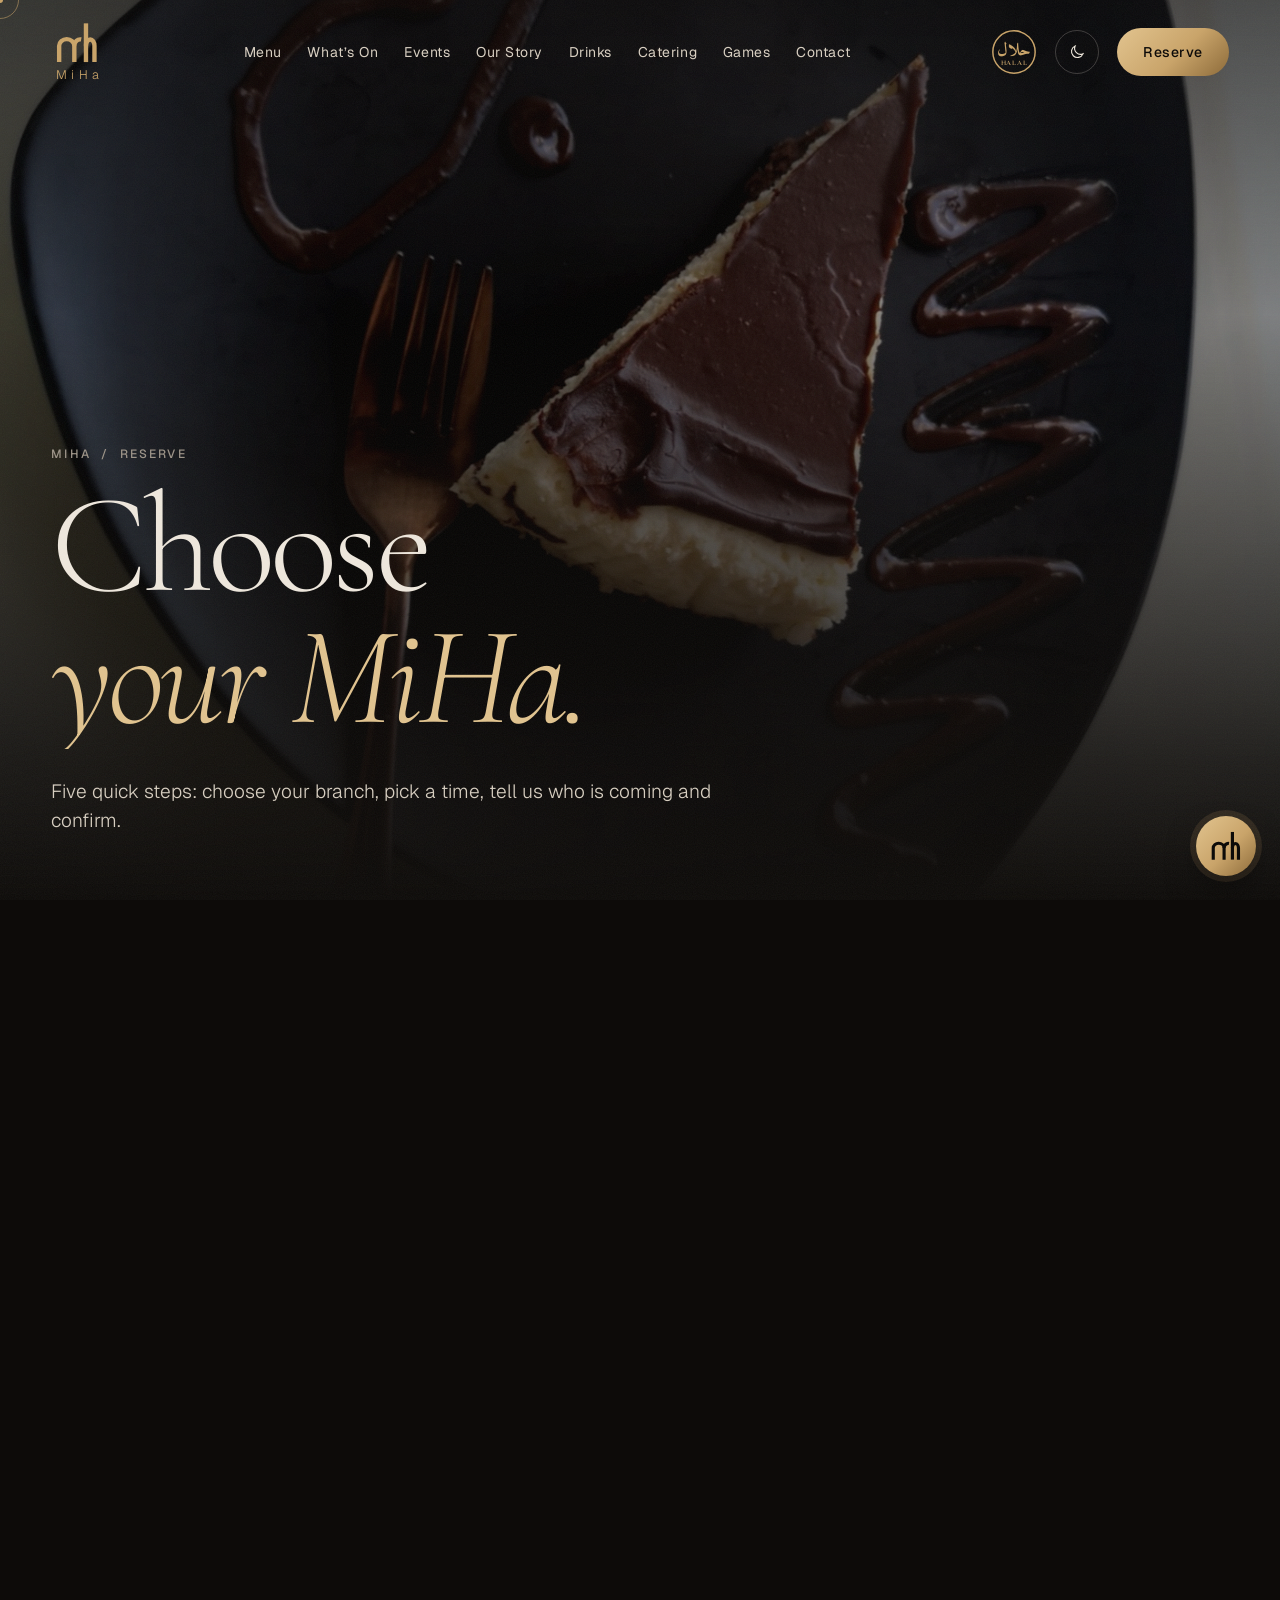
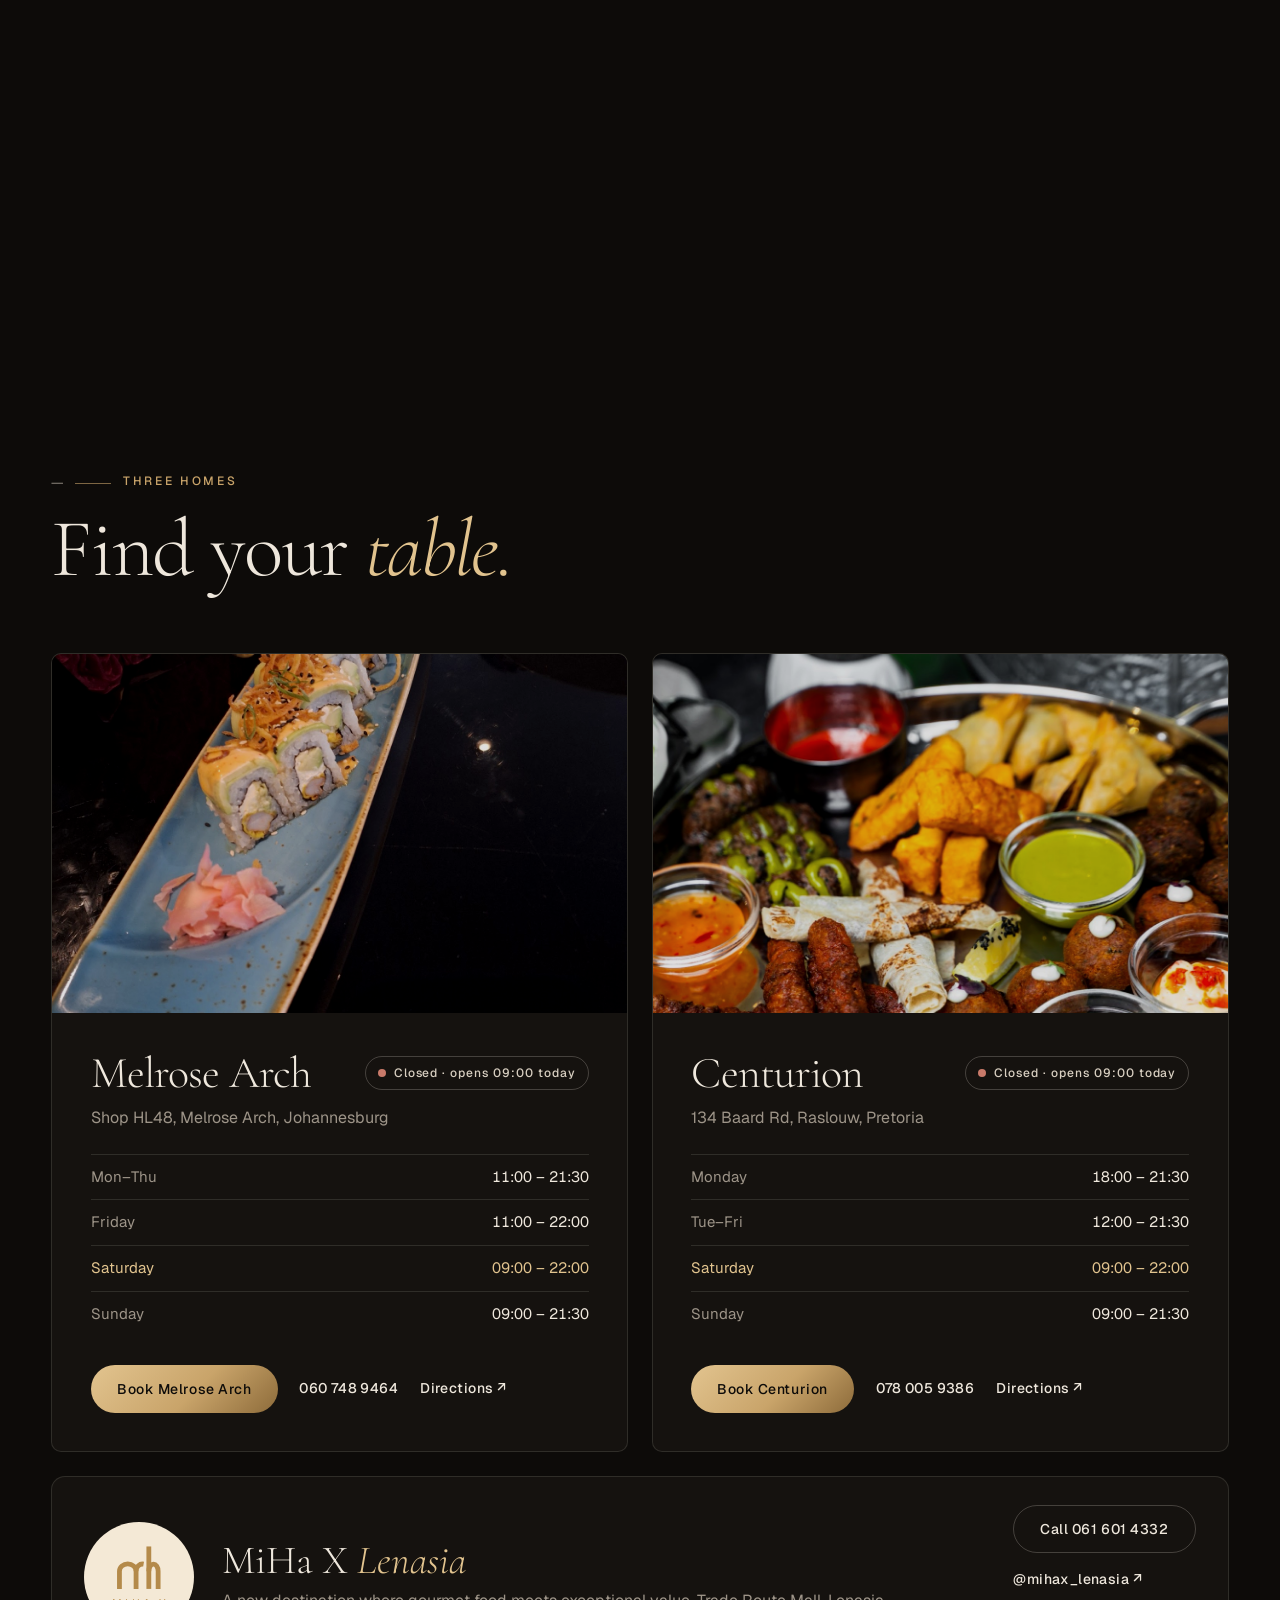
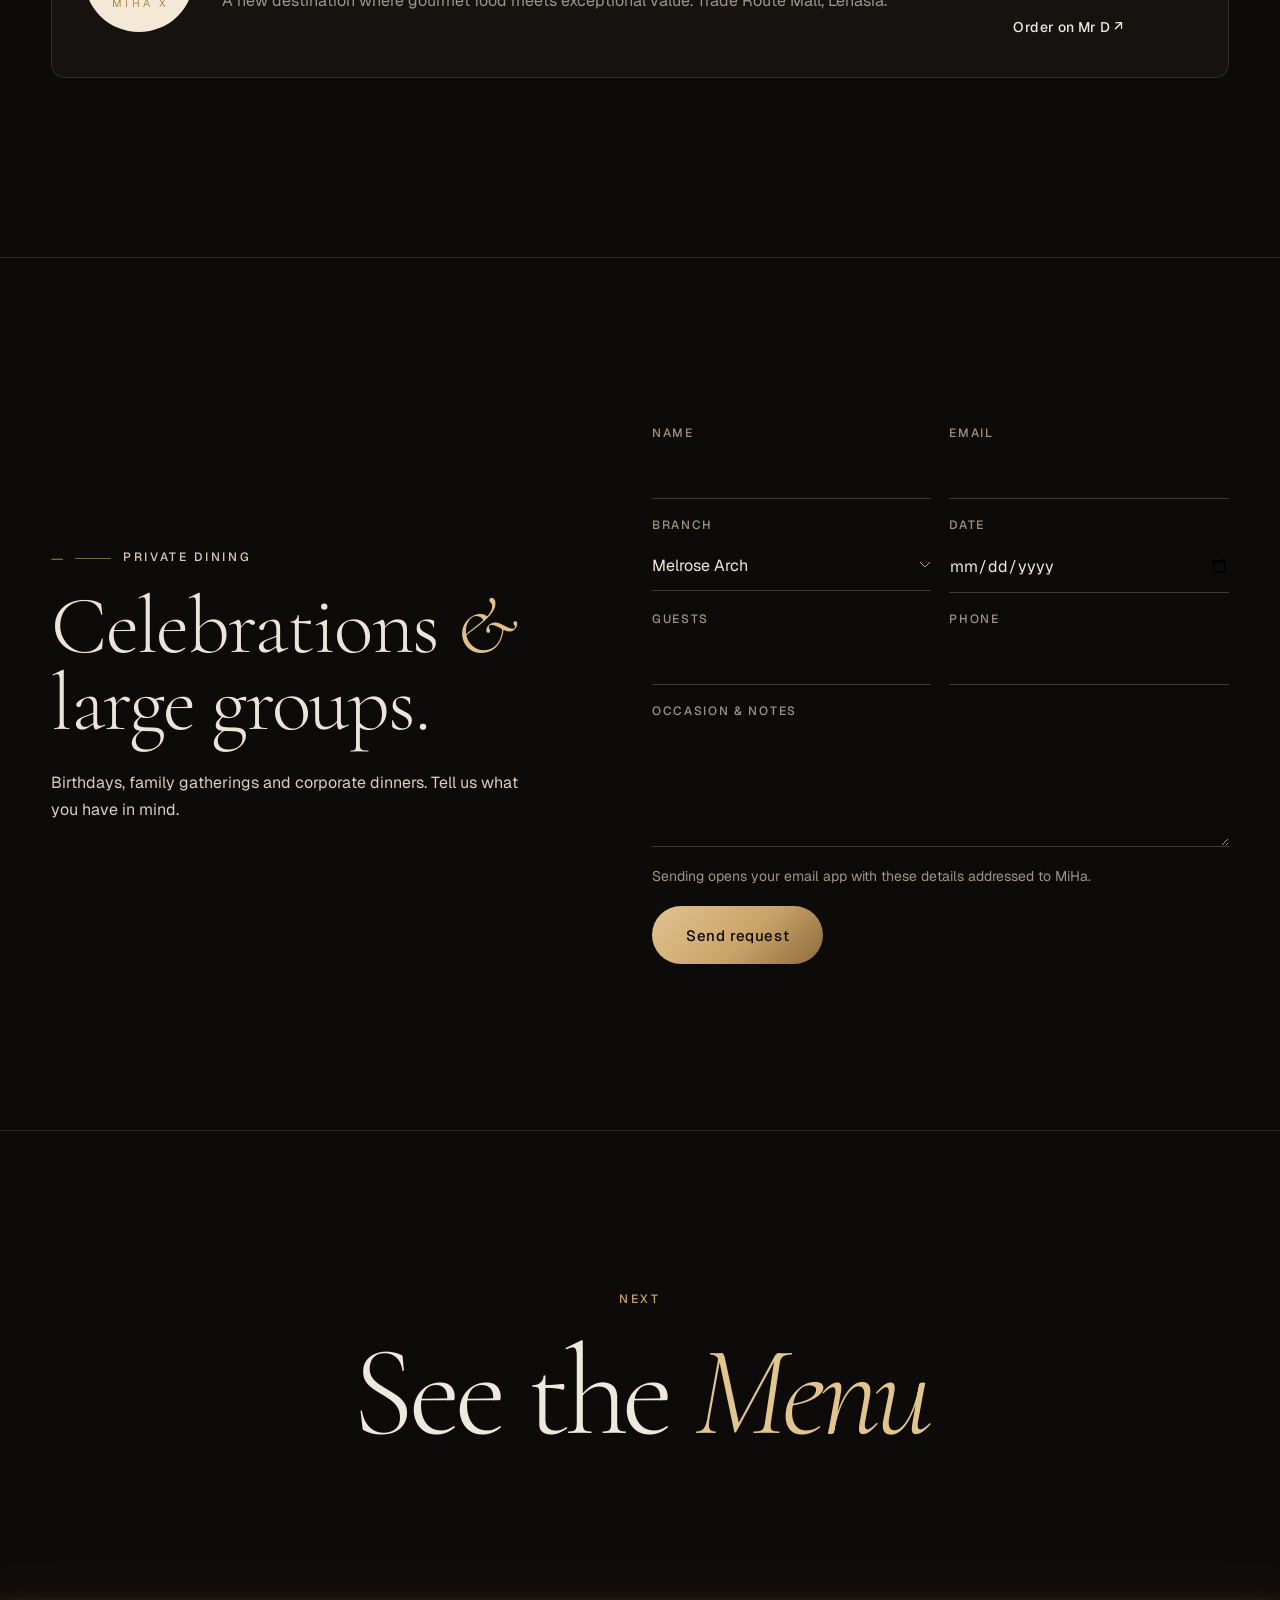
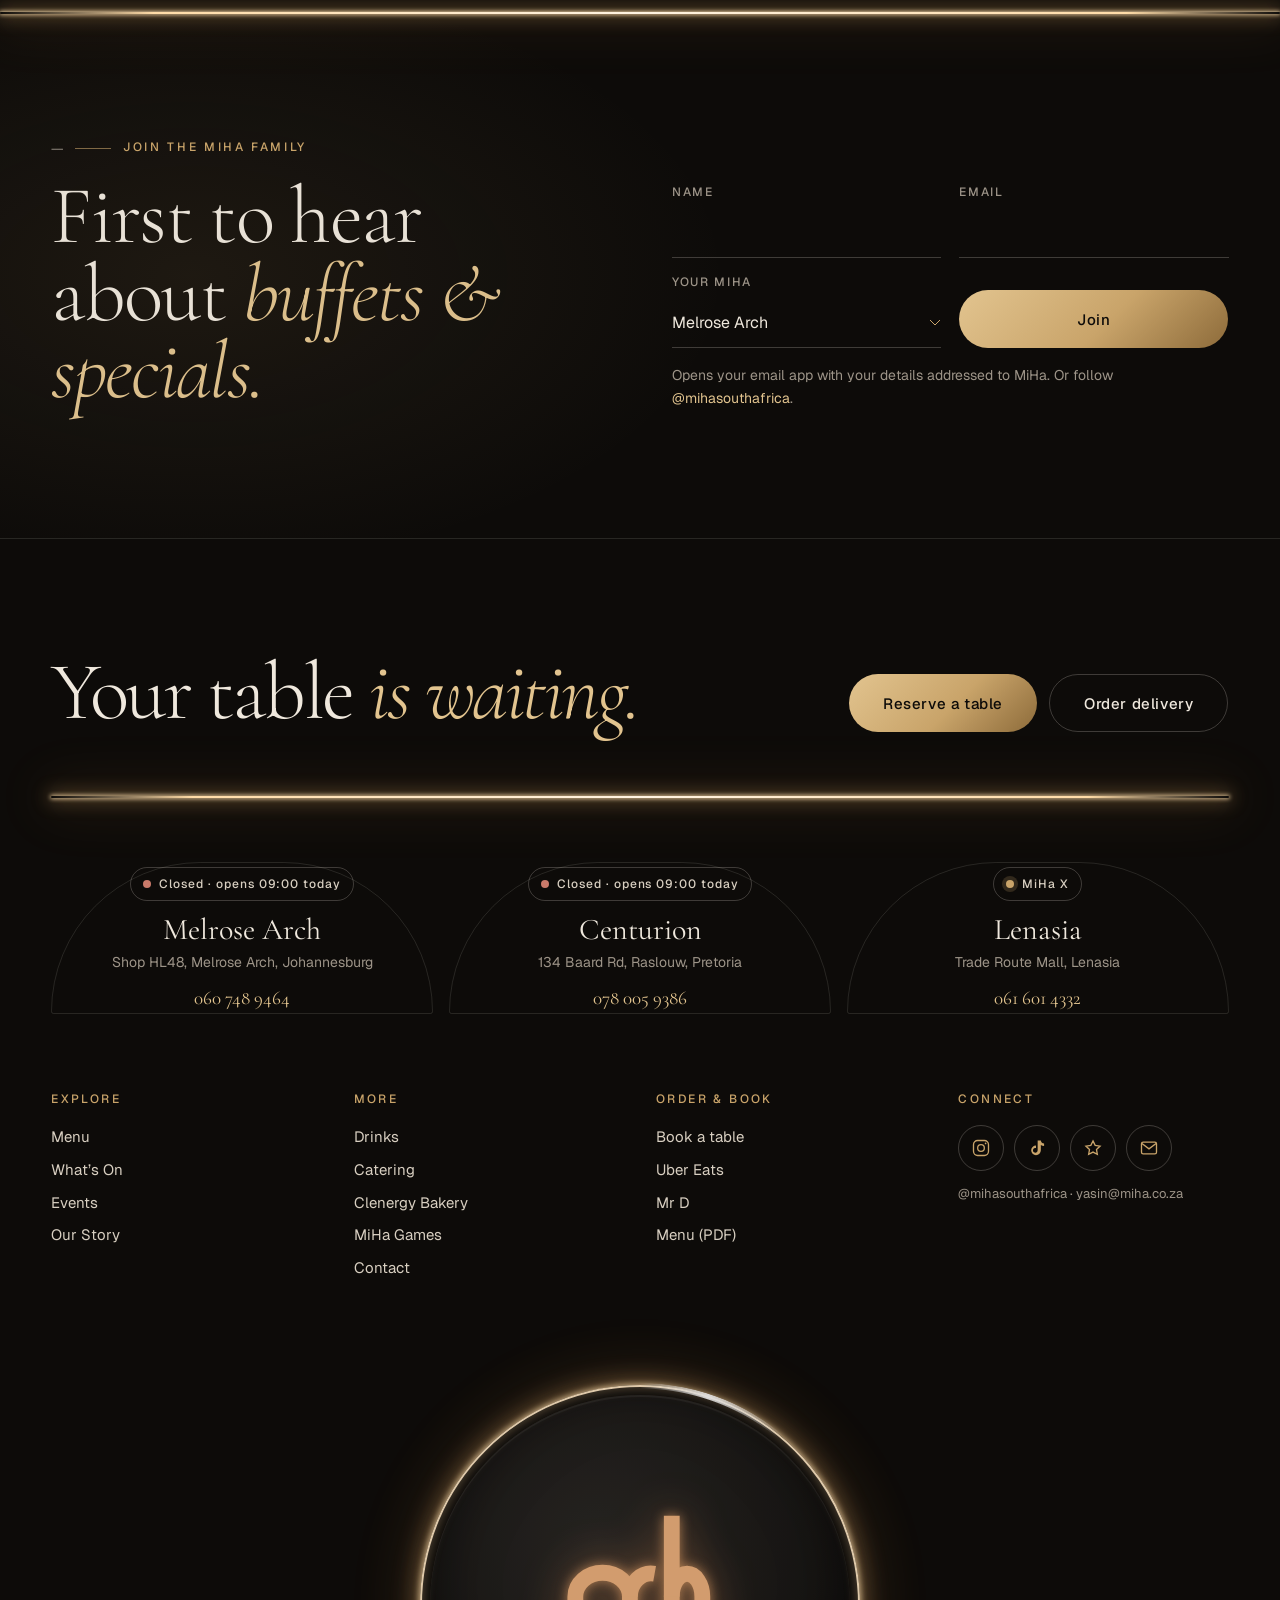
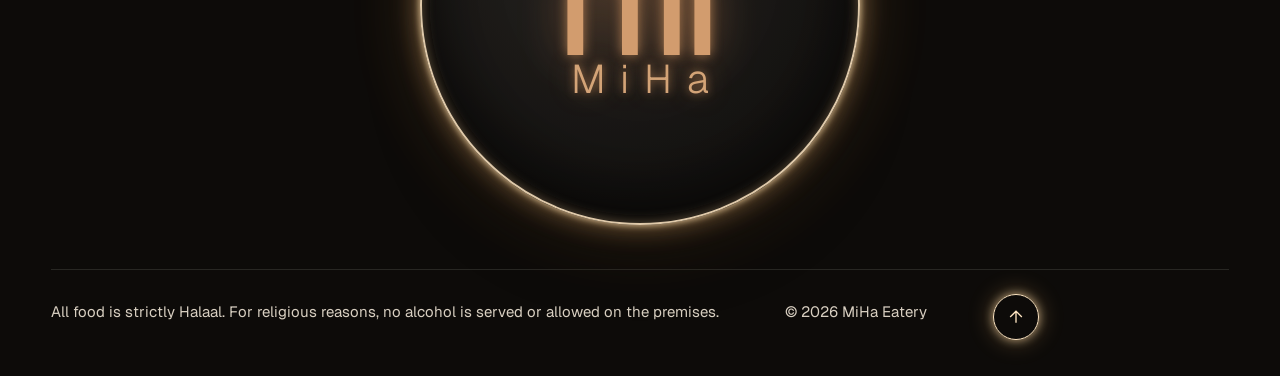
<file: reserve.html>
<!doctype html>
<html lang="en-ZA" class="no-js">
<head>
<meta charset="utf-8">
<meta name="viewport" content="width=device-width, initial-scale=1">
<title>Reserve a Table · MiHa Eatery</title>
<meta name="description" content="Book a table at MiHa Melrose Arch or MiHa Centurion. Trading hours, directions and contact details.">
<meta name="theme-color" content="#0d0b09">
<meta property="og:type" content="website">
<meta property="og:site_name" content="MiHa Eatery">
<meta property="og:title" content="Reserve a Table · MiHa Eatery">
<meta property="og:description" content="Book a table at MiHa Melrose Arch or MiHa Centurion. Trading hours, directions and contact details.">
<meta property="og:image" content="https://onlinepixelcode-collab.github.io/miha-website/img/brand/share.png?v=2">
<meta property="og:image:secure_url" content="https://onlinepixelcode-collab.github.io/miha-website/img/brand/share.png?v=2">
<meta property="og:image:type" content="image/png">
<meta property="og:image:width" content="1200">
<meta property="og:image:height" content="630">
<meta property="og:image:alt" content="MiHa Eatery logo">
<meta name="twitter:card" content="summary_large_image">
<meta name="twitter:title" content="Reserve a Table · MiHa Eatery">
<meta name="twitter:description" content="Book a table at MiHa Melrose Arch or MiHa Centurion. Trading hours, directions and contact details.">
<meta name="twitter:image" content="https://onlinepixelcode-collab.github.io/miha-website/img/brand/share.png?v=2">
<link rel="icon" type="image/svg+xml" href="img/brand/mh-mark.svg">
<link rel="icon" type="image/png" sizes="32x32" href="img/brand/favicon-32.png">
<link rel="apple-touch-icon" href="img/brand/apple-touch-icon.png">
<link rel="preconnect" href="https://fonts.googleapis.com">
<link rel="preconnect" href="https://fonts.gstatic.com" crossorigin>
<link href="https://fonts.googleapis.com/css2?family=Amiri:wght@700&family=Cormorant+Garamond:ital,wght@0,300;0,400;0,500;0,700;1,300;1,400&family=Geist:wght@300;400;500;600&display=swap" rel="stylesheet">
<link rel="stylesheet" href="style.css?v=mwsaofd5">
<script>document.documentElement.classList.replace('no-js','js');try{var t=localStorage.getItem('miha-theme');if(t)document.documentElement.dataset.theme=t}catch(e){}</script>
</head>
<body>
<a class="skip" href="#main">Skip to content</a>
<div class="loader" aria-hidden="true">
  <div class="loader__panel loader__panel--top"></div><div class="loader__panel loader__panel--bottom"></div>
  <div class="loader__inner"><svg class="mh loader__mark" viewBox="40 50 440 430" fill="none" stroke="currentColor" stroke-width="46" aria-hidden="true"><path pathLength="1" d="M73 470V300a79.5 70 0 0 1 159 0v170"/><path pathLength="1" d="M232 300a62 68 0 0 1 72-67"/><path pathLength="1" d="M354 64v406"/><path pathLength="1" d="M354 300a44.5 67 0 0 1 89 0v170"/></svg><div class="loader__word">MiHa</div><div class="loader__line"><i></i></div><div class="loader__meta"><span>Miya</span><span class="loader__count">00</span><span>Hassim</span></div></div>
</div>
<div class="curtain" aria-hidden="true"><div class="curtain__disc"><svg class="mh curtain__mark" viewBox="40 50 440 430" fill="none" stroke="currentColor" stroke-width="46" aria-hidden="true"><path pathLength="1" d="M73 470V300a79.5 70 0 0 1 159 0v170"/><path pathLength="1" d="M232 300a62 68 0 0 1 72-67"/><path pathLength="1" d="M354 64v406"/><path pathLength="1" d="M354 300a44.5 67 0 0 1 89 0v170"/></svg><p class="curtain__word">MiHa</p></div></div>
<div class="cursor" aria-hidden="true"><div class="cursor__dot"></div><div class="cursor__ring"><span class="cursor__label"></span></div></div>
<div class="grain" aria-hidden="true"></div>

<header class="nav">
  <a class="nav__logo" href="index.html" data-title="MiHa" aria-label="MiHa Eatery, home"><svg class="mh " viewBox="40 50 440 430" fill="none" stroke="currentColor" stroke-width="46" aria-hidden="true"><path pathLength="1" d="M73 470V300a79.5 70 0 0 1 159 0v170"/><path pathLength="1" d="M232 300a62 68 0 0 1 72-67"/><path pathLength="1" d="M354 64v406"/><path pathLength="1" d="M354 300a44.5 67 0 0 1 89 0v170"/></svg><span>MiHa</span></a>
  <nav class="nav__links" aria-label="Main">
    <a href="menu.html">Menu</a>
    <a href="whats-on.html">What’s On</a>
    <a href="events.html">Events</a>
    <a href="story.html">Our Story</a>
    <a href="drinks.html">Drinks</a>
    <a href="catering.html">Catering</a>
    <a href="games.html">Games</a>
    <a href="contact.html">Contact</a>
  </nav>
  <div class="nav__right">
    <span class="halal" role="img" aria-label="Strictly Halaal" title="Strictly Halaal"><svg viewBox="0 0 100 100" aria-hidden="true"><circle cx="50" cy="50" r="46" fill="none" stroke="currentColor" stroke-width="3.2"/><text x="50" y="56" text-anchor="middle" font-family="Amiri, 'Geeza Pro', 'Arabic Typesetting', serif" font-size="38" font-weight="700" fill="currentColor">حلال</text><text x="50" y="79" text-anchor="middle" font-family="'Cormorant Garamond', Georgia, serif" font-size="15" font-weight="700" letter-spacing="1.5" fill="currentColor">HALAL</text></svg></span>
    <button class="theme-toggle" type="button" aria-label="Switch to light theme"><svg class="i-moon" viewBox="0 0 24 24" fill="none" stroke="currentColor" stroke-width="1.5" aria-hidden="true"><path d="M20 14.5A8 8 0 019.5 4a8 8 0 1010.5 10.5z"/></svg><svg class="i-sun" viewBox="0 0 24 24" fill="none" stroke="currentColor" stroke-width="1.5" aria-hidden="true"><circle cx="12" cy="12" r="4"/><path d="M12 2v2M12 20v2M2 12h2M20 12h2M4.9 4.9l1.4 1.4M17.7 17.7l1.4 1.4M4.9 19.1l1.4-1.4M17.7 6.3l1.4-1.4"/></svg></button>
    <a class="btn btn--gold mag" href="reserve.html#book" data-cursor="Book"><span>Reserve</span></a>
    <button class="nav__burger" aria-label="Open menu" aria-expanded="false" aria-controls="drawer"><i></i><i></i></button>
  </div>
</header>
<div class="drawer" id="drawer" hidden>
  <nav aria-label="Mobile">
    <a href="index.html"><small>01</small>Home</a>
    <a href="menu.html"><small>02</small>Menu</a>
    <a href="whats-on.html"><small>03</small>What’s On</a>
    <a href="events.html"><small>04</small>Events</a>
    <a href="story.html"><small>05</small>Our Story</a>
    <a href="drinks.html"><small>06</small>Drinks</a>
    <a href="catering.html"><small>07</small>Catering</a>
    <a href="bakery.html"><small>08</small>Bakery</a>
    <a href="games.html"><small>09</small>MiHa Games</a>
    <a href="contact.html"><small>10</small>Contact</a>
    <a href="reserve.html#book"><small>11</small>Reserve</a>
  </nav>
  <p class="drawer__foot">Melrose Arch · Centurion<br>Strictly Halaal · Alcohol-free</p>
</div>
<main id="main">

<section class="phero">
  <div class="phero__media"><img src="img/miha/g-tart.jpg" alt="" fetchpriority="high"></div>
  <div class="wrap">
    <p class="crumbs"><a href="index.html">MiHa</a> &nbsp;/&nbsp; Reserve</p>
    <h1 class="display phero__title"><span class="line"><span>Choose</span></span><span class="line"><span><em>your MiHa.</em></span></span></h1>
    <div class="phero__row"><p class="lead">Five quick steps: choose your branch, pick a time, tell us who is coming and confirm.</p></div>
  </div>
</section>
<section class="sec booking" id="book" style="padding-top:40px"><div class="wrap">
  <div class="bk" data-booking>
    <div class="bk-head">
      <p class="eyebrow"><span class="num">—</span> Book in under a minute</p>
      <ol class="bk-dots" aria-label="Booking steps">
        <li class="is-current"><button type="button"><i>1</i><span>Restaurant</span></button></li>
        <li><button type="button"><i>2</i><span>Date &amp; time</span></button></li>
        <li><button type="button"><i>3</i><span>Guests</span></button></li>
        <li><button type="button"><i>4</i><span>Your details</span></button></li>
        <li><button type="button"><i>5</i><span>Confirm</span></button></li>
      </ol>
      <div class="bk-progress" aria-hidden="true"><i></i></div>
    </div>

    <fieldset class="bk-step">
      <h3 class="bk-title">Which MiHa?</h3>
      <div class="bk-branches">
        <label class="bk-branch"><input type="radio" name="bk-branch" value="jhb"><img src="img/miha/g-sushi.jpg" alt="" loading="lazy"><span><b>Melrose Arch</b><small>Shop HL48, Melrose Arch, Johannesburg</small></span></label>
        <label class="bk-branch"><input type="radio" name="bk-branch" value="pta"><img src="img/miha/g-platter.jpg" alt="" loading="lazy"><span><b>Centurion</b><small>134 Baard Rd, Raslouw, Pretoria</small></span></label>
      </div>
    </fieldset>

    <fieldset class="bk-step" hidden>
      <h3 class="bk-title">When would you like to come?</h3>
      <div class="bk-dates" role="group" aria-label="Choose a day"></div>
      <div class="bk-times" role="group" aria-label="Choose a time"></div>
    </fieldset>

    <fieldset class="bk-step" hidden>
      <h3 class="bk-title">How many guests?</h3>
      <div class="bk-guests"><button type="button" data-d="-1" aria-label="Fewer guests">−</button><output aria-live="polite">2</output><button type="button" data-d="1" aria-label="More guests">+</button></div>
      <p class="bk-large bk-hint" hidden>For 9 or more guests MiHa will confirm your table personally after you send the request.</p>
      <p class="bk-sub">Is it a special occasion?</p>
      <div class="bk-occ">
        <label><input type="radio" name="bk-occ" value="" checked><span>Just a meal</span></label>
        <label><input type="radio" name="bk-occ" value="Birthday"><span>Birthday</span></label>
        <label><input type="radio" name="bk-occ" value="Anniversary"><span>Anniversary</span></label>
        <label><input type="radio" name="bk-occ" value="Business"><span>Business</span></label>
        <label><input type="radio" name="bk-occ" value="Family gathering"><span>Family gathering</span></label>
        <label><input type="radio" name="bk-occ" value="Date night"><span>Date night</span></label>
      </div>
    </fieldset>

    <fieldset class="bk-step" hidden>
      <h3 class="bk-title">Your details</h3>
      <div class="form">
        <div class="field"><label for="bk-name">Full name</label><input id="bk-name" autocomplete="name" required><small class="bk-err">Please enter your name.</small></div>
        <div class="field"><label for="bk-phone">Mobile number</label><input id="bk-phone" type="tel" autocomplete="tel" inputmode="tel" required placeholder="e.g. 082 123 4567"><small class="bk-err">Please enter a valid number.</small></div>
        <div class="field field--full"><label for="bk-email">Email (optional)</label><input id="bk-email" type="email" autocomplete="email"><small class="bk-err">Please check your email address.</small></div>
        <div class="field field--full"><label for="bk-notes">Requests (optional)</label><textarea id="bk-notes" placeholder="High chair, allergies, a quiet table…"></textarea></div>
      </div>
    </fieldset>

    <fieldset class="bk-step" hidden>
      <h3 class="bk-title">Check and confirm</h3>
      <div class="bk-review"></div>
      <div class="bk-final">
        <a class="btn btn--gold btn--lg bk-confirm" href="https://www.dineplan.com/restaurants/miha" target="_blank" rel="noopener"><span>Confirm on Dineplan</span></a>
        <a class="btn btn--ghost btn--lg bk-email" href="mailto:yasin@miha.co.za"><span>Send to MiHa by email</span></a>
        <button type="button" class="link-arrow bk-ics">Add to my calendar</button>
        <button type="button" class="link-arrow bk-edit">Change details</button>
      </div>
      <p class="bk-done bk-hint" hidden>Your details are copied. Finish on Dineplan to lock in the table.</p>
    </fieldset>

    <div class="bk-nav"><button type="button" class="btn btn--ghost bk-back" hidden><span>Back</span></button><button type="button" class="btn btn--gold btn--lg bk-next"><span>Continue</span></button></div>
  </div>
</div></section>


<section class="homes" id="branches">
  <div class="wrap">
    <p class="eyebrow"><span class="num">—</span> Three homes</p>
    <h2 class="h2">Find your <em>table.</em></h2>
    <div class="homes__grid">
      <article class="home" data-branch="jhb">
        <a class="home__img" href="https://www.dineplan.com/restaurants/miha" target="_blank" rel="noopener" data-cursor="Book"><img src="img/miha/g-sushi.jpg" alt="MiHa sushi" loading="lazy"></a>
        <div class="home__body">
          <div class="home__top"><h3>Melrose Arch</h3><span class="status"><i></i><em>Checking hours…</em></span></div>
          <p class="home__addr">Shop HL48, Melrose Arch, Johannesburg</p>
          <table class="hours"><tr><th>Mon–Thu</th><td>11:00 – 21:30</td></tr><tr><th>Friday</th><td>11:00 – 22:00</td></tr><tr><th>Saturday</th><td>09:00 – 22:00</td></tr><tr><th>Sunday</th><td>09:00 – 21:30</td></tr></table>
          <div class="home__actions"><a class="btn btn--gold mag" href="https://www.dineplan.com/restaurants/miha" target="_blank" rel="noopener"><span>Book Melrose Arch</span></a><a class="link-arrow" href="tel:+27607489464">060 748 9464</a><a class="link-arrow" href="https://www.google.com/maps/search/?api=1&query=MiHa+Eatery+Melrose+Arch" target="_blank" rel="noopener">Directions ↗</a></div>
        </div>
      </article>
      <article class="home" data-branch="pta">
        <a class="home__img" href="https://www.dineplan.com/restaurants/miha-pretoria" target="_blank" rel="noopener" data-cursor="Book"><img src="img/miha/g-platter.jpg" alt="A MiHa sharing platter" loading="lazy"></a>
        <div class="home__body">
          <div class="home__top"><h3>Centurion</h3><span class="status"><i></i><em>Checking hours…</em></span></div>
          <p class="home__addr">134 Baard Rd, Raslouw, Pretoria</p>
          <table class="hours"><tr><th>Monday</th><td>18:00 – 21:30</td></tr><tr><th>Tue–Fri</th><td>12:00 – 21:30</td></tr><tr><th>Saturday</th><td>09:00 – 22:00</td></tr><tr><th>Sunday</th><td>09:00 – 21:30</td></tr></table>
          <div class="home__actions"><a class="btn btn--gold mag" href="https://www.dineplan.com/restaurants/miha-pretoria" target="_blank" rel="noopener"><span>Book Centurion</span></a><a class="link-arrow" href="tel:+27780059386">078 005 9386</a><a class="link-arrow" href="https://www.google.com/maps/search/?api=1&query=MiHa+Eatery+134+Baard+Rd+Raslouw" target="_blank" rel="noopener">Directions ↗</a></div>
        </div>
      </article>
    </div>
    <article class="homex">
      <div class="homex__logo"><svg class="mh" viewBox="40 50 440 430" fill="none" stroke="currentColor" stroke-width="46" aria-hidden="true"><path d="M73 470V300a79.5 70 0 0 1 159 0v170"/><path d="M232 300a62 68 0 0 1 72-67"/><path d="M354 64v406"/><path d="M354 300a44.5 67 0 0 1 89 0v170"/></svg><span>MIHA X</span></div>
      <div class="homex__txt"><h3>MiHa X <em>Lenasia</em></h3><p>A new destination where gourmet food meets exceptional value. Trade Route Mall, Lenasia.</p></div>
      <div class="homex__actions"><a class="btn btn--ghost mag" href="tel:+27616014332"><span>Call 061 601 4332</span></a><a class="link-arrow" href="https://www.instagram.com/mihax_lenasia/" target="_blank" rel="noopener">@mihax_lenasia ↗</a><a class="link-arrow" href="https://www.mrdfood.com/" target="_blank" rel="noopener">Order on Mr D ↗</a></div>
    </article>
  </div>
</section>
<section class="sec sec--line"><div class="wrap split">
  <div class="split__txt split__txt--form">
    <p class="eyebrow"><span class="num">—</span> Private dining</p>
    <h2 class="h2">Celebrations <em>&amp;</em> large groups.</h2>
    <p>Birthdays, family gatherings and corporate dinners. Tell us what you have in mind.</p>
  </div>
  <form class="form split__form" data-mailto="yasin@miha.co.za" data-subject="Group booking">
    <div class="field"><label for="r-name">Name</label><input id="r-name" name="name" required autocomplete="name"></div>
    <div class="field"><label for="r-email">Email</label><input id="r-email" name="email" type="email" required autocomplete="email"></div>
    <div class="field"><label for="r-branch">Branch</label><select id="r-branch" name="branch"><option>Melrose Arch</option><option>Centurion</option></select></div>
    <div class="field"><label for="r-date">Date</label><input id="r-date" name="date" type="date"></div>
    <div class="field"><label for="r-guests">Guests</label><input id="r-guests" name="guests" type="number" min="1"></div>
    <div class="field"><label for="r-phone">Phone</label><input id="r-phone" name="phone" type="tel" autocomplete="tel"></div>
    <div class="field field--full"><label for="r-msg">Occasion &amp; notes</label><textarea id="r-msg" name="message"></textarea></div>
    <p class="form__note">Sending opens your email app with these details addressed to MiHa.</p>
    <p><button class="btn btn--gold btn--lg mag" type="submit"><span>Send request</span></button></p>
    <p class="form__ok" hidden>Thank you. Your email app should now be open with your request ready to send.</p>
  </form>
</div></section>
<a class="next" href="menu.html" data-title="See the Menu" data-cursor="Next"><small>Next</small><strong>See the <em>Menu</em></strong></a>
</main>

<section class="join" aria-labelledby="join-title">
  <div class="led led--edge" aria-hidden="true"></div>
  <div class="wrap join__grid">
    <div>
      <p class="eyebrow"><span class="num">—</span> Join the MiHa family</p>
      <h2 class="h2" id="join-title">First to hear about <em>buffets &amp; specials.</em></h2>
    </div>
    <form class="join__form" data-mailto="yasin@miha.co.za" data-subject="Join the MiHa family">
      <div class="field"><label for="j-name">Name</label><input id="j-name" name="name" autocomplete="name" required></div>
      <div class="field"><label for="j-email">Email</label><input id="j-email" name="email" type="email" autocomplete="email" required></div>
      <div class="field"><label for="j-branch">Your MiHa</label><select id="j-branch" name="branch"><option>Melrose Arch</option><option>Centurion</option><option>MiHa X Lenasia</option></select></div>
      <button class="btn btn--gold btn--lg mag" type="submit"><span>Join</span></button>
      <p class="form__note">Opens your email app with your details addressed to MiHa. Or follow <a href="https://www.instagram.com/mihasouthafrica/" target="_blank" rel="noopener">@mihasouthafrica</a>.</p>
      <p class="form__ok" hidden>Welcome to the family. Your email app should now be open, ready to send.</p>
    </form>
  </div>
</section>
<footer class="footer">
  <div class="wrap">
    <div class="fcta">
      <h2 class="fcta__title">Your table <em>is waiting.</em></h2>
      <div class="fcta__btns"><a class="btn btn--gold btn--lg" href="reserve.html#book"><span>Reserve a table</span></a><a class="btn btn--ghost btn--lg" href="https://www.ubereats.com/za/search?q=MiHa%20Melrose%20Arch" target="_blank" rel="noopener"><span>Order delivery</span></a></div>
    </div>
    <div class="led fcta__led" aria-hidden="true"></div>
    <div class="fbranches">
      <a class="fbranch" data-branch="jhb" href="https://www.google.com/maps/search/?api=1&query=MiHa+Eatery+Melrose+Arch" target="_blank" rel="noopener"><span class="status"><i></i><em>…</em></span><b>Melrose Arch</b><small>Shop HL48, Melrose Arch, Johannesburg</small><span class="fbranch__tel">060 748 9464</span></a>
      <a class="fbranch" data-branch="pta" href="https://www.google.com/maps/search/?api=1&query=MiHa+Eatery+134+Baard+Rd+Raslouw" target="_blank" rel="noopener"><span class="status"><i></i><em>…</em></span><b>Centurion</b><small>134 Baard Rd, Raslouw, Pretoria</small><span class="fbranch__tel">078 005 9386</span></a>
      <a class="fbranch" href="https://www.instagram.com/mihax_lenasia/" target="_blank" rel="noopener"><span class="status status--new"><i></i><em>MiHa X</em></span><b>Lenasia</b><small>Trade Route Mall, Lenasia</small><span class="fbranch__tel">061 601 4332</span></a>
    </div>
    <div class="footer__grid">
      <div><h3>Explore</h3><p><a href="menu.html">Menu</a></p><p><a href="whats-on.html">What’s On</a></p><p><a href="events.html">Events</a></p><p><a href="story.html">Our Story</a></p></div>
      <div><h3>More</h3><p><a href="drinks.html">Drinks</a></p><p><a href="catering.html">Catering</a></p><p><a href="bakery.html">Clenergy Bakery</a></p><p><a href="games.html">MiHa Games</a></p><p><a href="contact.html">Contact</a></p></div>
      <div><h3>Order &amp; book</h3><p><a href="reserve.html#book">Book a table</a></p><p><a href="https://www.ubereats.com/za/search?q=MiHa%20Melrose%20Arch" target="_blank" rel="noopener">Uber Eats</a></p><p><a href="https://www.mrdfood.com/" target="_blank" rel="noopener">Mr D</a></p><p><a href="MiHa-Menu.pdf?v=mwsaofd5" target="_blank" rel="noopener">Menu (PDF)</a></p></div>
      <div><h3>Connect</h3>
        <div class="fsocial">
          <a href="https://www.instagram.com/mihasouthafrica/" target="_blank" rel="noopener" aria-label="MiHa on Instagram"><svg viewBox="0 0 24 24" fill="none" stroke="currentColor" stroke-width="1.6" aria-hidden="true"><rect x="3" y="3" width="18" height="18" rx="5"/><circle cx="12" cy="12" r="4"/><circle cx="17.5" cy="6.5" r="1" fill="currentColor" stroke="none"/></svg></a>
          <a href="https://www.tiktok.com/@mihasouthafrica" target="_blank" rel="noopener" aria-label="MiHa on TikTok"><svg viewBox="0 0 24 24" fill="currentColor" aria-hidden="true"><path d="M16.6 3c.4 2.1 1.7 3.5 3.9 3.7v3a7.4 7.4 0 01-3.9-1.2v6.3A5.8 5.8 0 1110.8 9v3.1a2.8 2.8 0 102 2.7V3h3.8z"/></svg></a>
          <a href="https://g.page/r/CccsfAQ77eEuEBM/review" target="_blank" rel="noopener" aria-label="Leave MiHa a Google review"><svg viewBox="0 0 24 24" fill="none" stroke="currentColor" stroke-width="1.6" aria-hidden="true"><path d="M12 3.5l2.6 5.3 5.9.9-4.3 4.1 1 5.8L12 16.9l-5.2 2.7 1-5.8-4.3-4.1 5.9-.9z"/></svg></a>
          <a href="mailto:yasin@miha.co.za" aria-label="Email MiHa"><svg viewBox="0 0 24 24" fill="none" stroke="currentColor" stroke-width="1.6" aria-hidden="true"><rect x="3" y="5" width="18" height="14" rx="2"/><path d="M3.5 6.5l8.5 6.5 8.5-6.5"/></svg></a>
        </div>
        <p class="fsocial__note">@mihasouthafrica · yasin@miha.co.za</p>
      </div>
    </div>
    <div class="footer__lockup sign" aria-hidden="true"><div class="sign__in"><svg class="mh " viewBox="40 50 440 430" fill="none" stroke="currentColor" stroke-width="46" aria-hidden="true"><path pathLength="1" d="M73 470V300a79.5 70 0 0 1 159 0v170"/><path pathLength="1" d="M232 300a62 68 0 0 1 72-67"/><path pathLength="1" d="M354 64v406"/><path pathLength="1" d="M354 300a44.5 67 0 0 1 89 0v170"/></svg><p>MiHa</p></div></div>
    <div class="footer__base">
      <p>All food is strictly Halaal. For religious reasons, no alcohol is served or allowed on the premises.</p>
      <p>© <span class="year">2026</span> MiHa Eatery</p>
      <button class="totop" type="button" aria-label="Back to top"><svg viewBox="0 0 24 24" fill="none" stroke="currentColor" stroke-width="1.6" aria-hidden="true"><path d="M12 19V5M5 12l7-7 7 7"/></svg></button>
    </div>
  </div>
</footer>
<div class="mbar"><a href="reserve.html#book" class="mbar__main">Reserve</a><a href="tel:+27607489464">Call</a><a href="reserve.html#branches">Directions</a></div>
<script src="vendor/gsap.min.js?v=mwsaofd5"></script>
<script src="vendor/ScrollTrigger.min.js?v=mwsaofd5"></script>
<script src="vendor/lenis.min.js?v=mwsaofd5"></script>
<script src="main.js?v=mwsaofd5"></script>
<script src="concierge.js?v=mwsaofd5"></script>
<script src="booking.js?v=mwsaofd5"></script>
<script src="picks.js?v=mwsaofd5"></script>
<script src="catering.js?v=mwsaofd5"></script>
<script src="whatson.js?v=mwsaofd5"></script>
<script src="games.js?v=mwsaofd5"></script>
</body>
</html>
</file>
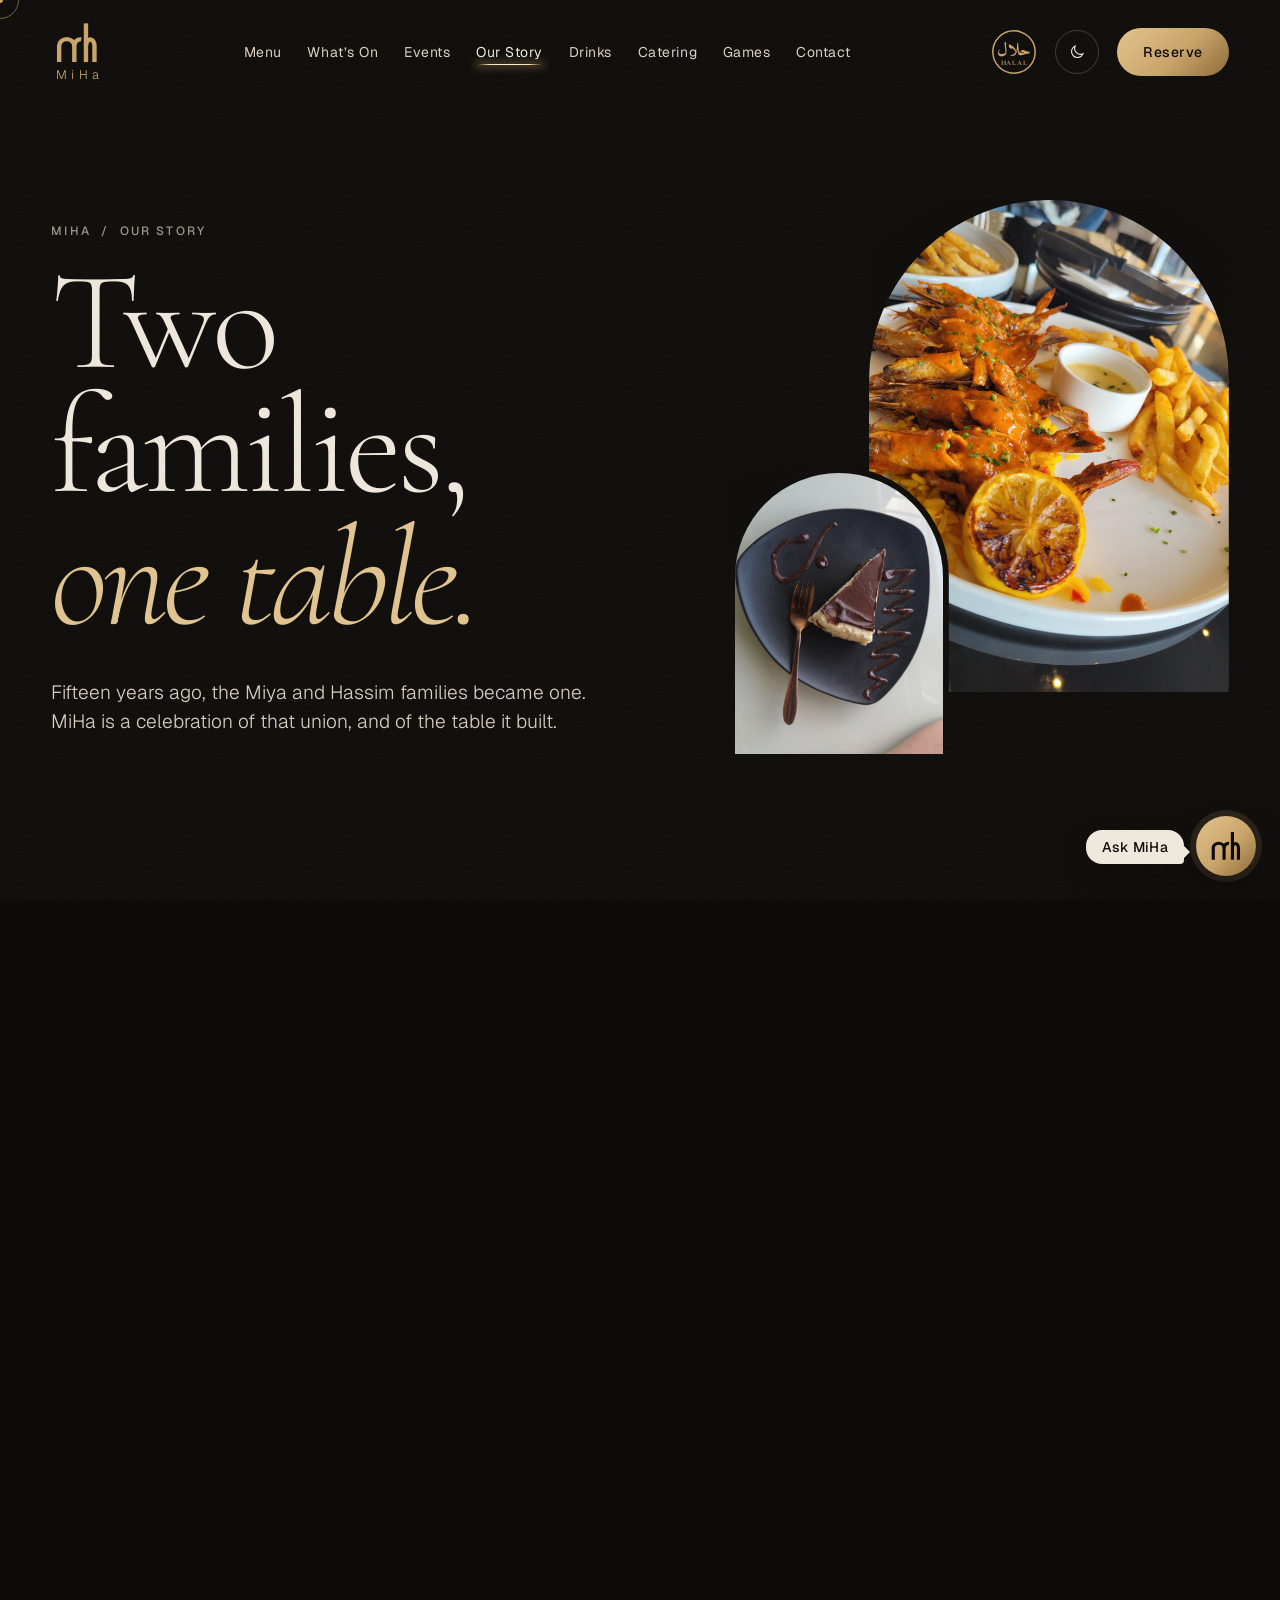
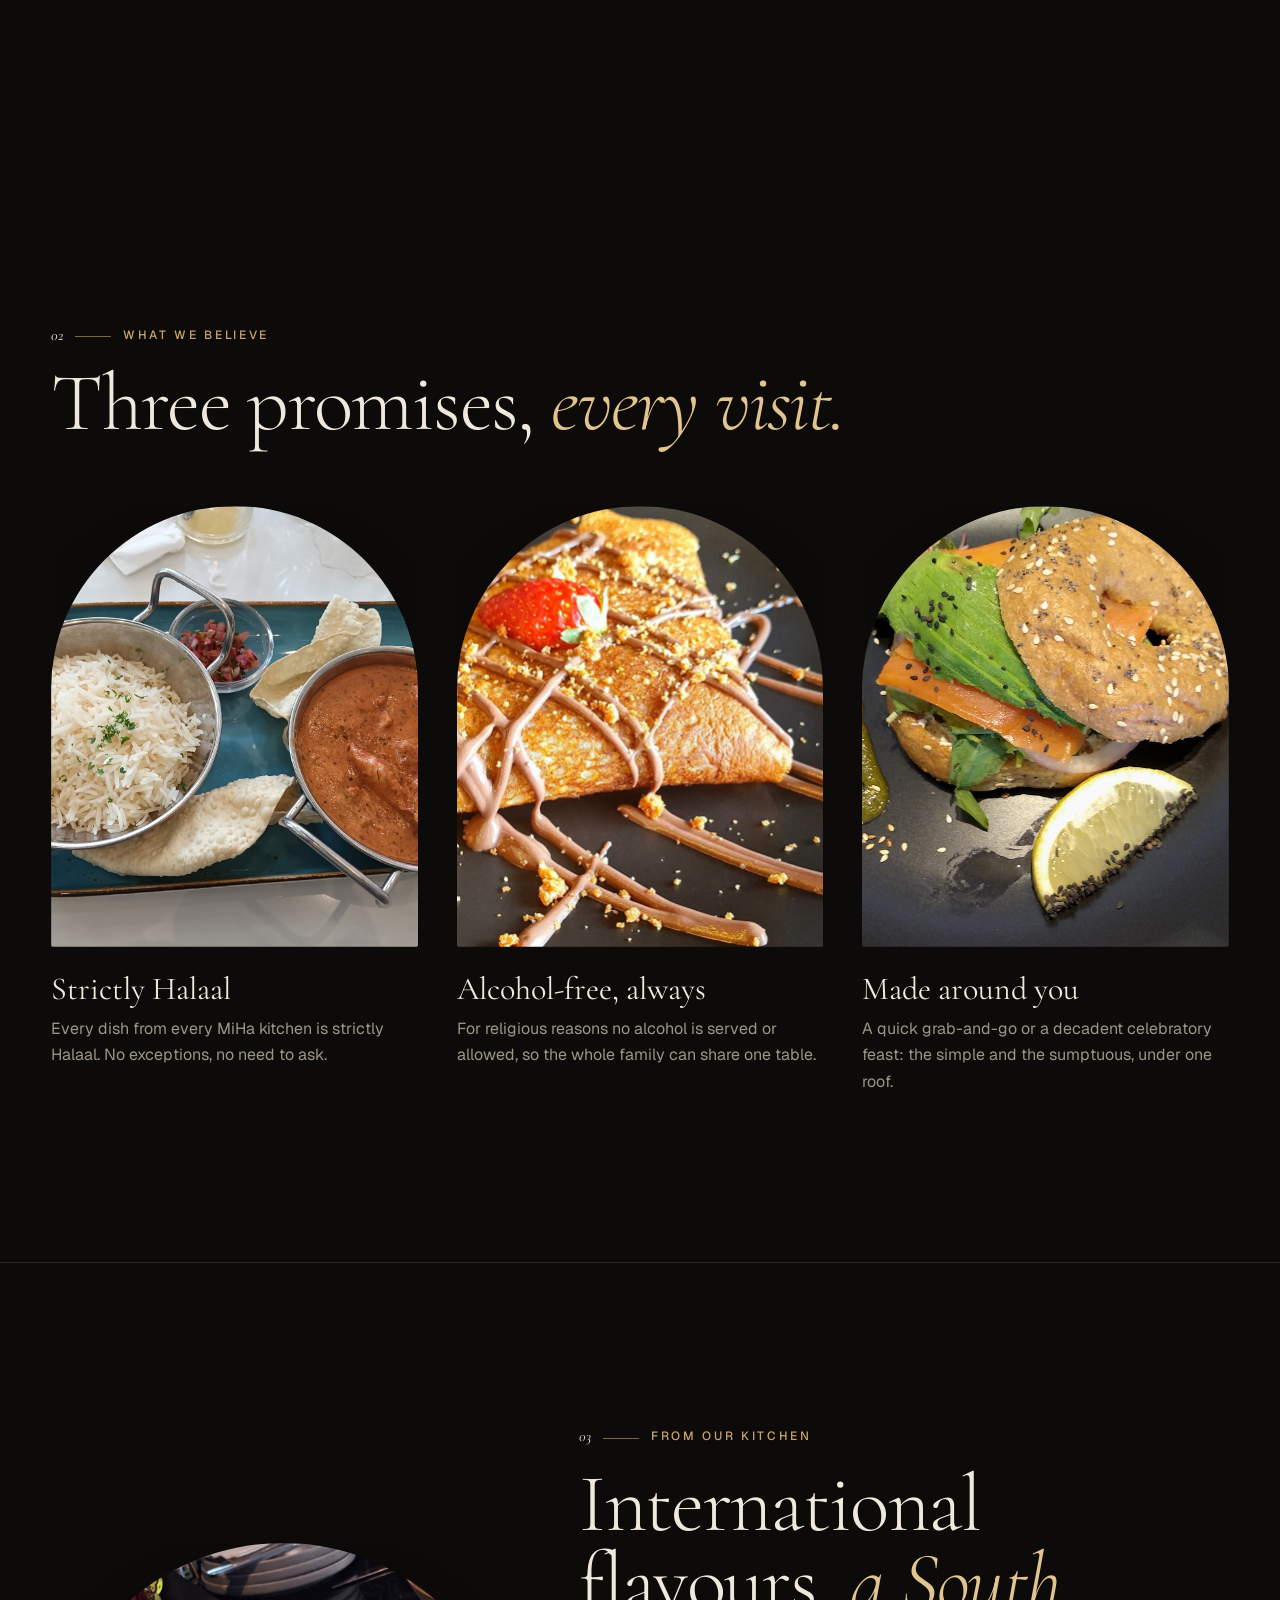
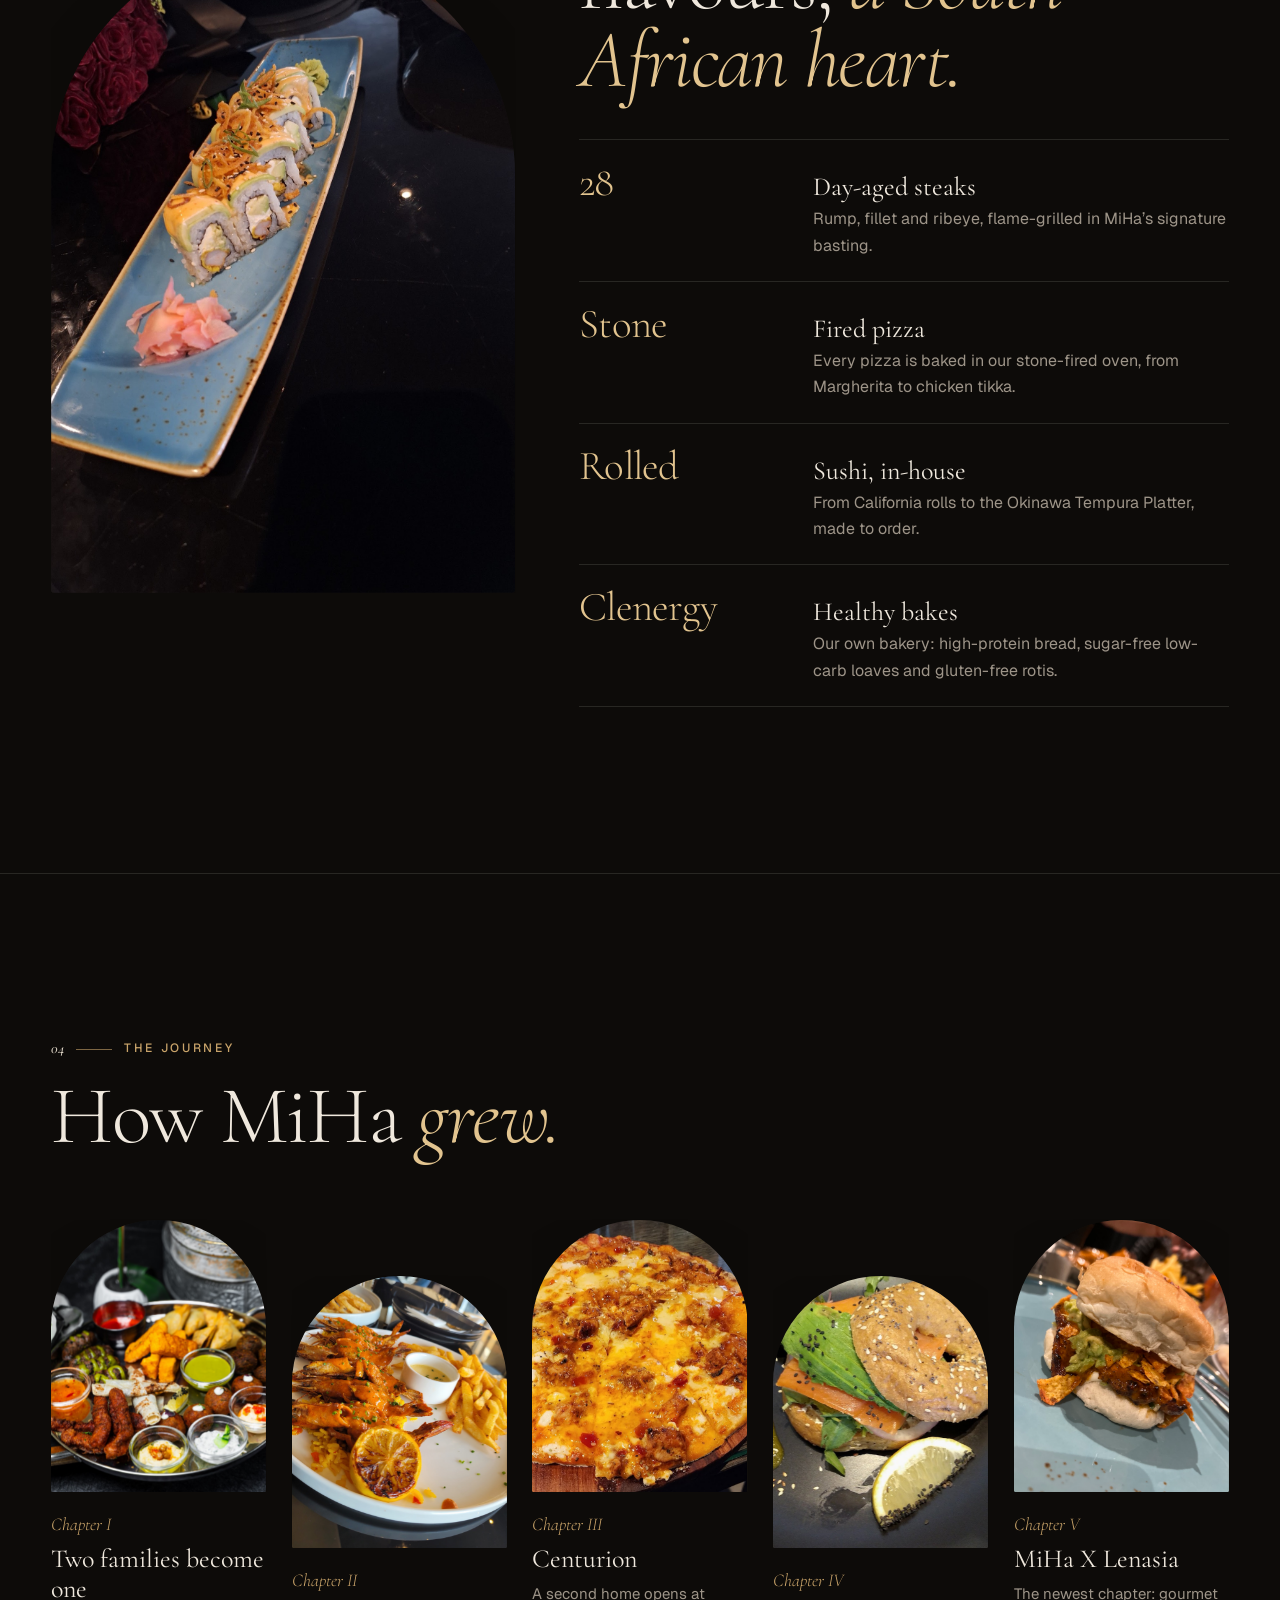
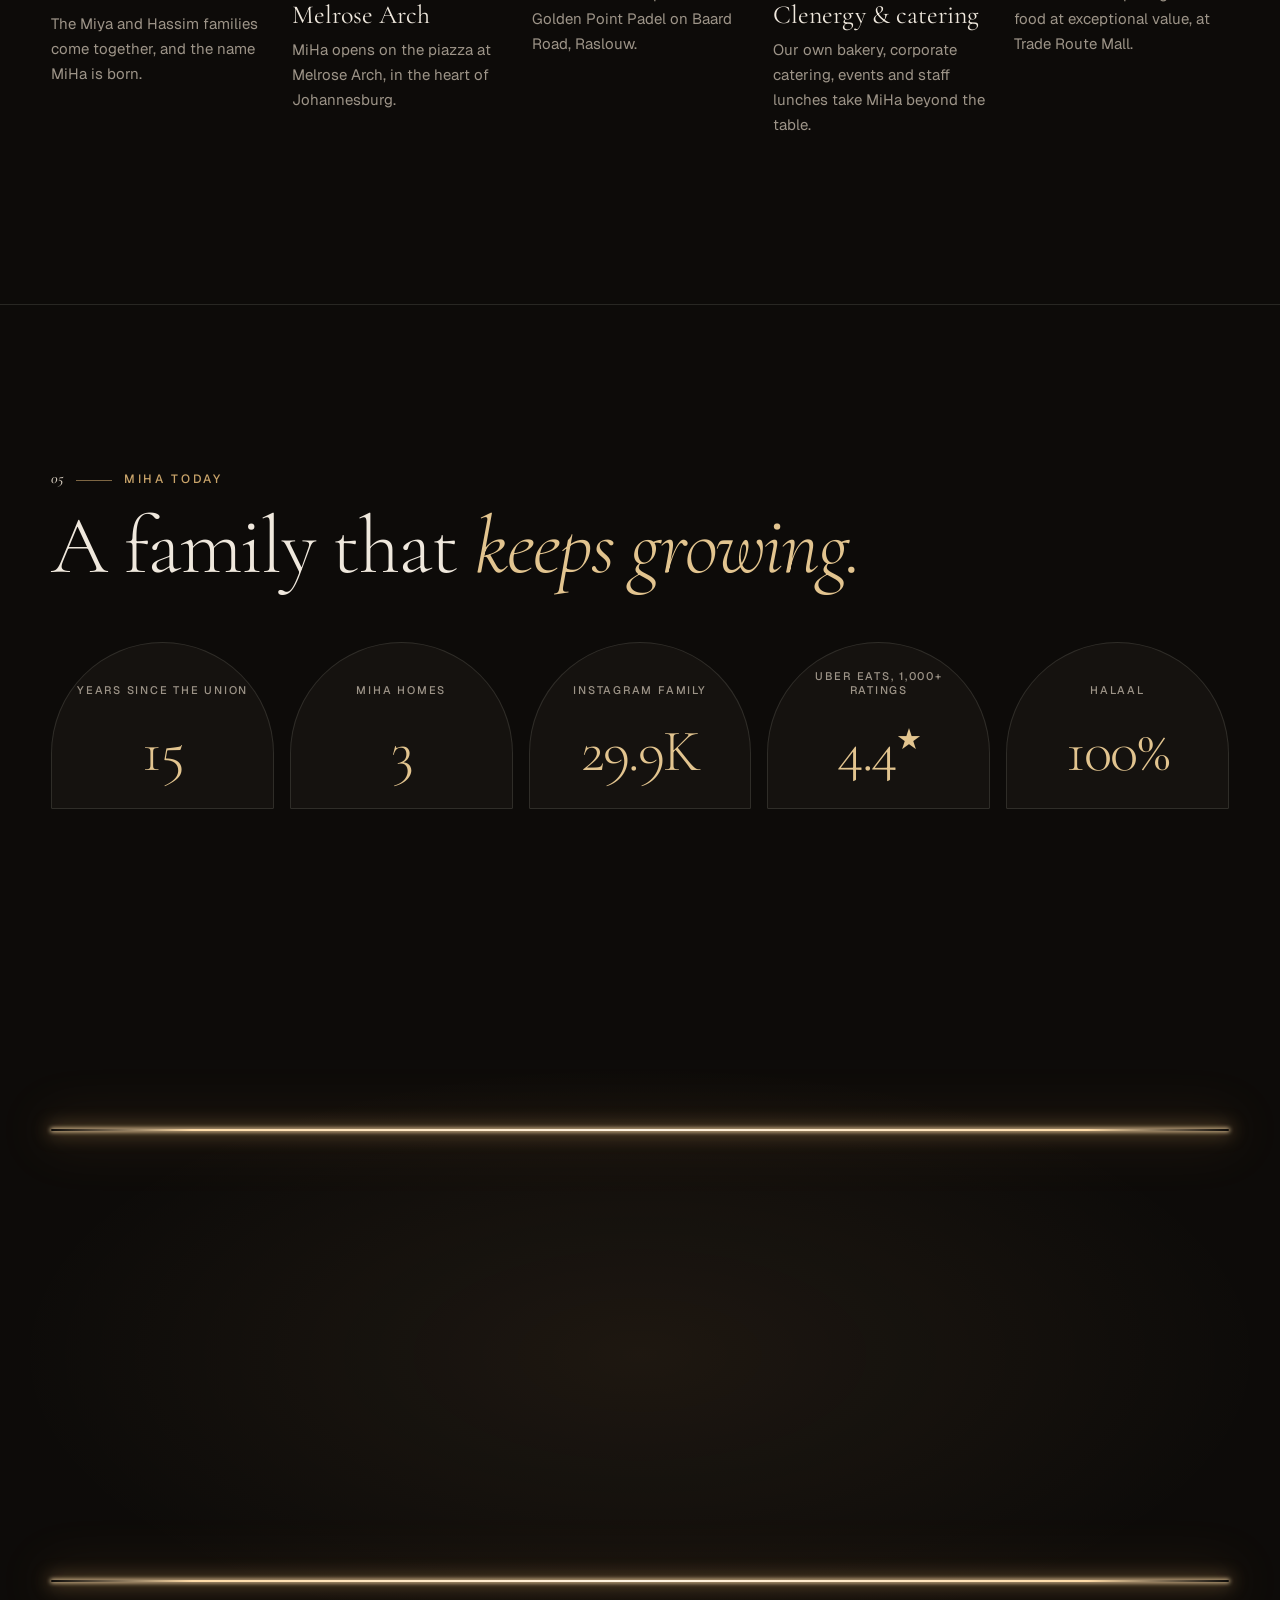
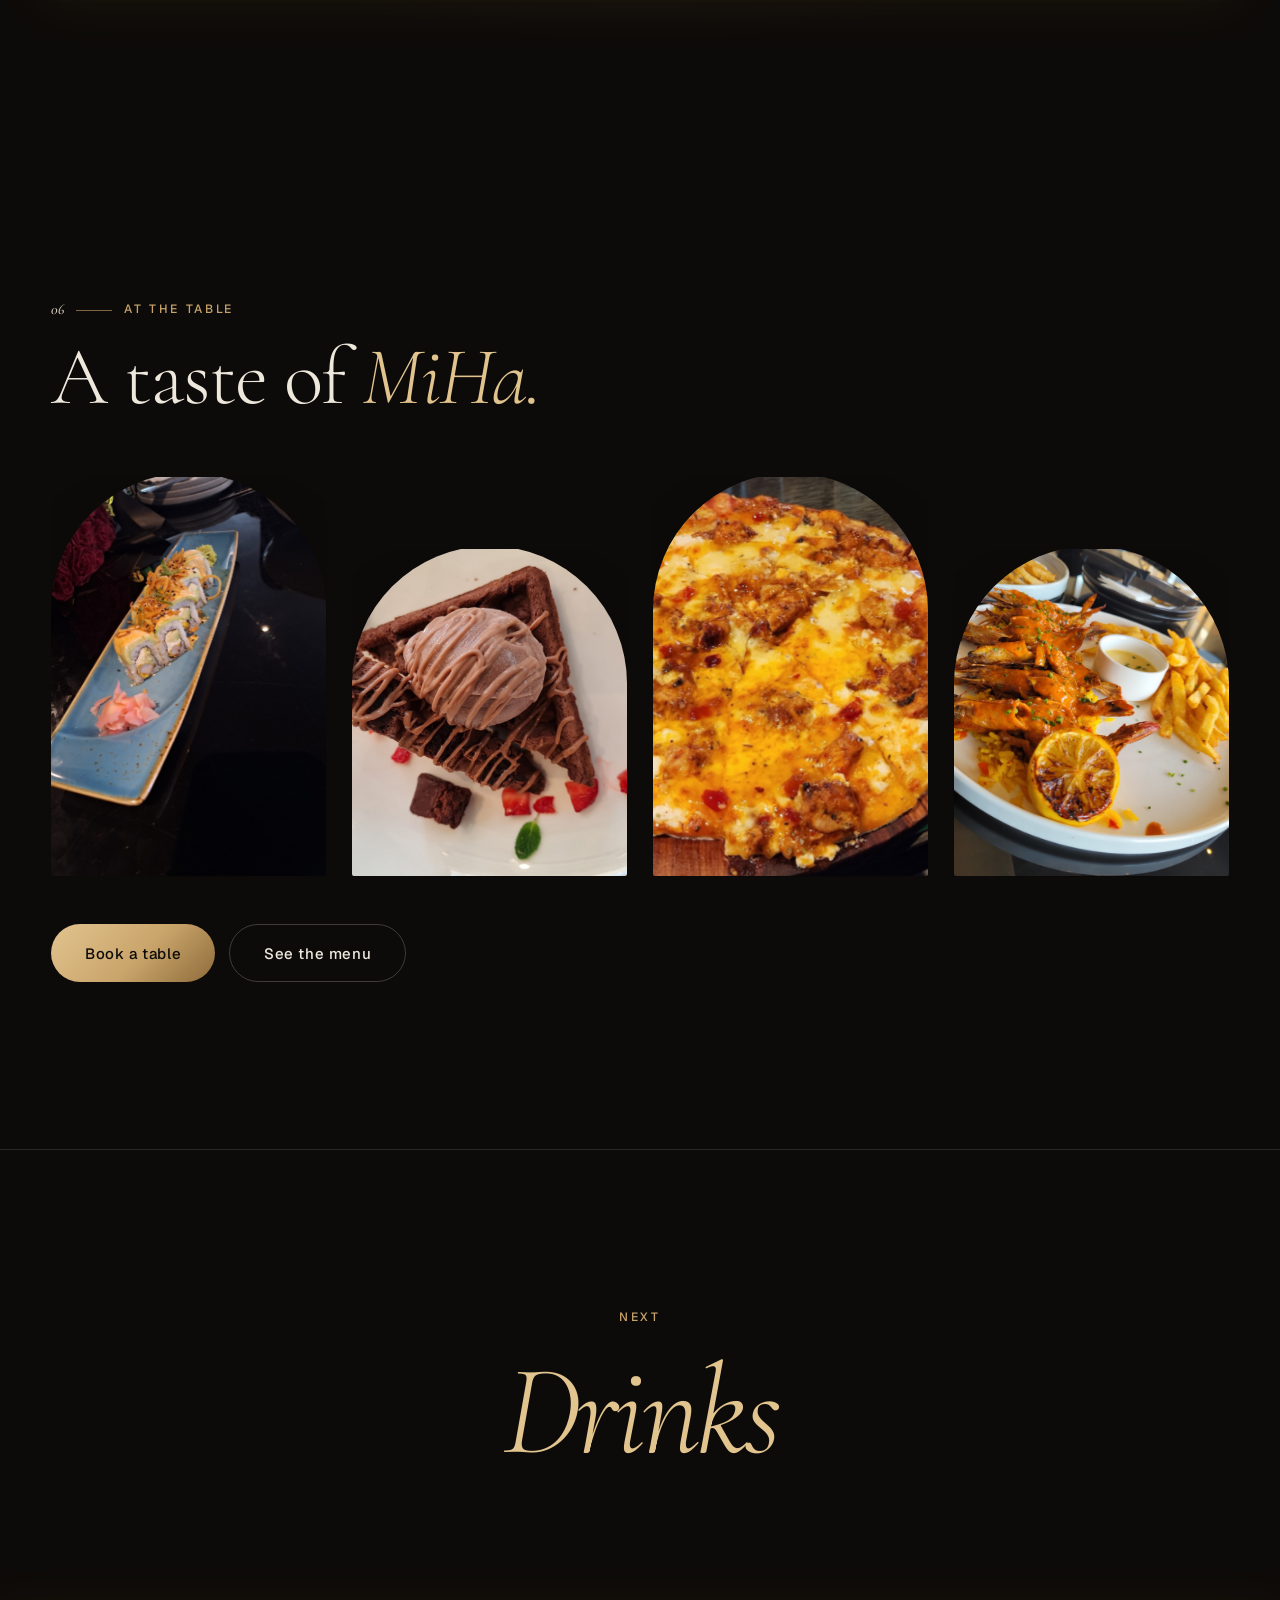
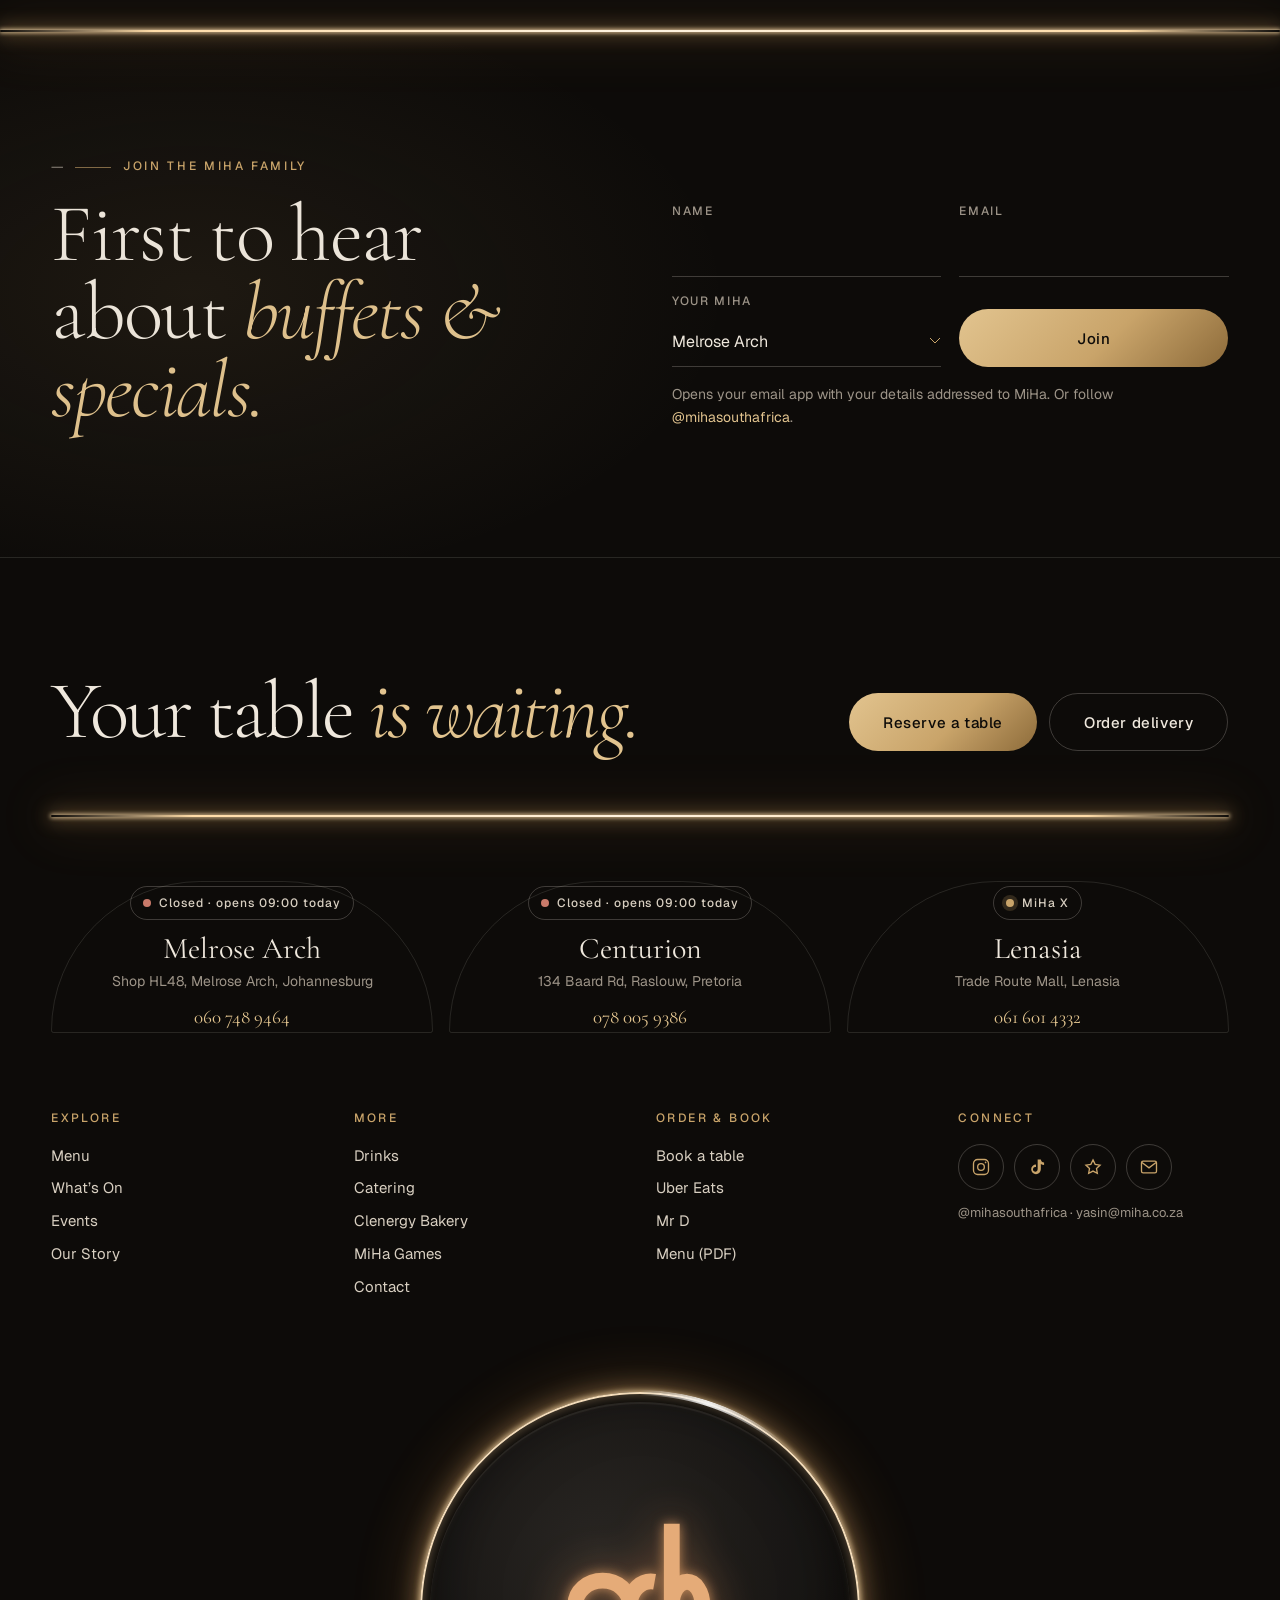
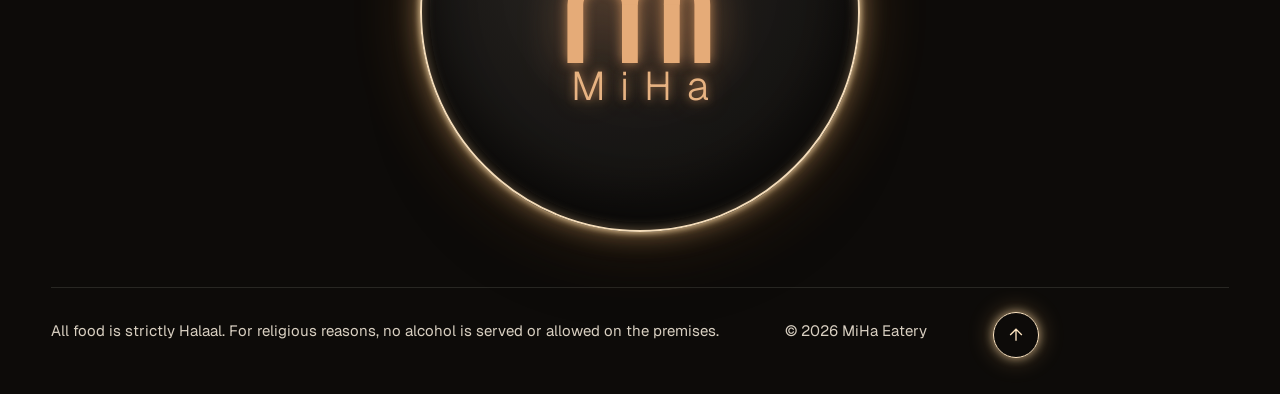
<file: story.html>
<!doctype html>
<html lang="en-ZA" class="no-js">
<head>
<meta charset="utf-8">
<meta name="viewport" content="width=device-width, initial-scale=1">
<title>Our Story · MiHa Eatery</title>
<meta name="description" content="MiHa is the coming together of the Miya and Hassim families: a casual café and a classic dining experience in one, strictly Halaal and alcohol-free.">
<meta name="theme-color" content="#0d0b09">
<meta property="og:type" content="website">
<meta property="og:site_name" content="MiHa Eatery">
<meta property="og:title" content="Our Story · MiHa Eatery">
<meta property="og:description" content="MiHa is the coming together of the Miya and Hassim families: a casual café and a classic dining experience in one, strictly Halaal and alcohol-free.">
<meta property="og:image" content="https://onlinepixelcode-collab.github.io/miha-website/img/brand/share.png?v=2">
<meta property="og:image:secure_url" content="https://onlinepixelcode-collab.github.io/miha-website/img/brand/share.png?v=2">
<meta property="og:image:type" content="image/png">
<meta property="og:image:width" content="1200">
<meta property="og:image:height" content="630">
<meta property="og:image:alt" content="MiHa Eatery logo">
<meta name="twitter:card" content="summary_large_image">
<meta name="twitter:title" content="Our Story · MiHa Eatery">
<meta name="twitter:description" content="MiHa is the coming together of the Miya and Hassim families: a casual café and a classic dining experience in one, strictly Halaal and alcohol-free.">
<meta name="twitter:image" content="https://onlinepixelcode-collab.github.io/miha-website/img/brand/share.png?v=2">
<link rel="icon" type="image/svg+xml" href="img/brand/mh-mark.svg">
<link rel="icon" type="image/png" sizes="32x32" href="img/brand/favicon-32.png">
<link rel="apple-touch-icon" href="img/brand/apple-touch-icon.png">
<link rel="preconnect" href="https://fonts.googleapis.com">
<link rel="preconnect" href="https://fonts.gstatic.com" crossorigin>
<link href="https://fonts.googleapis.com/css2?family=Amiri:wght@700&family=Cormorant+Garamond:ital,wght@0,300;0,400;0,500;0,700;1,300;1,400&family=Geist:wght@300;400;500;600&display=swap" rel="stylesheet">
<link rel="stylesheet" href="style.css?v=mwsaofd5">
<script>document.documentElement.classList.replace('no-js','js');try{var t=localStorage.getItem('miha-theme');if(t)document.documentElement.dataset.theme=t}catch(e){}</script>
</head>
<body>
<a class="skip" href="#main">Skip to content</a>
<div class="loader" aria-hidden="true">
  <div class="loader__panel loader__panel--top"></div><div class="loader__panel loader__panel--bottom"></div>
  <div class="loader__inner"><svg class="mh loader__mark" viewBox="40 50 440 430" fill="none" stroke="currentColor" stroke-width="46" aria-hidden="true"><path pathLength="1" d="M73 470V300a79.5 70 0 0 1 159 0v170"/><path pathLength="1" d="M232 300a62 68 0 0 1 72-67"/><path pathLength="1" d="M354 64v406"/><path pathLength="1" d="M354 300a44.5 67 0 0 1 89 0v170"/></svg><div class="loader__word">MiHa</div><div class="loader__line"><i></i></div><div class="loader__meta"><span>Miya</span><span class="loader__count">00</span><span>Hassim</span></div></div>
</div>
<div class="curtain" aria-hidden="true"><div class="curtain__disc"><svg class="mh curtain__mark" viewBox="40 50 440 430" fill="none" stroke="currentColor" stroke-width="46" aria-hidden="true"><path pathLength="1" d="M73 470V300a79.5 70 0 0 1 159 0v170"/><path pathLength="1" d="M232 300a62 68 0 0 1 72-67"/><path pathLength="1" d="M354 64v406"/><path pathLength="1" d="M354 300a44.5 67 0 0 1 89 0v170"/></svg><p class="curtain__word">MiHa</p></div></div>
<div class="cursor" aria-hidden="true"><div class="cursor__dot"></div><div class="cursor__ring"><span class="cursor__label"></span></div></div>
<div class="grain" aria-hidden="true"></div>

<header class="nav">
  <a class="nav__logo" href="index.html" data-title="MiHa" aria-label="MiHa Eatery, home"><svg class="mh " viewBox="40 50 440 430" fill="none" stroke="currentColor" stroke-width="46" aria-hidden="true"><path pathLength="1" d="M73 470V300a79.5 70 0 0 1 159 0v170"/><path pathLength="1" d="M232 300a62 68 0 0 1 72-67"/><path pathLength="1" d="M354 64v406"/><path pathLength="1" d="M354 300a44.5 67 0 0 1 89 0v170"/></svg><span>MiHa</span></a>
  <nav class="nav__links" aria-label="Main">
    <a href="menu.html">Menu</a>
    <a href="whats-on.html">What’s On</a>
    <a href="events.html">Events</a>
    <a href="story.html">Our Story</a>
    <a href="drinks.html">Drinks</a>
    <a href="catering.html">Catering</a>
    <a href="games.html">Games</a>
    <a href="contact.html">Contact</a>
  </nav>
  <div class="nav__right">
    <span class="halal" role="img" aria-label="Strictly Halaal" title="Strictly Halaal"><svg viewBox="0 0 100 100" aria-hidden="true"><circle cx="50" cy="50" r="46" fill="none" stroke="currentColor" stroke-width="3.2"/><text x="50" y="56" text-anchor="middle" font-family="Amiri, 'Geeza Pro', 'Arabic Typesetting', serif" font-size="38" font-weight="700" fill="currentColor">حلال</text><text x="50" y="79" text-anchor="middle" font-family="'Cormorant Garamond', Georgia, serif" font-size="15" font-weight="700" letter-spacing="1.5" fill="currentColor">HALAL</text></svg></span>
    <button class="theme-toggle" type="button" aria-label="Switch to light theme"><svg class="i-moon" viewBox="0 0 24 24" fill="none" stroke="currentColor" stroke-width="1.5" aria-hidden="true"><path d="M20 14.5A8 8 0 019.5 4a8 8 0 1010.5 10.5z"/></svg><svg class="i-sun" viewBox="0 0 24 24" fill="none" stroke="currentColor" stroke-width="1.5" aria-hidden="true"><circle cx="12" cy="12" r="4"/><path d="M12 2v2M12 20v2M2 12h2M20 12h2M4.9 4.9l1.4 1.4M17.7 17.7l1.4 1.4M4.9 19.1l1.4-1.4M17.7 6.3l1.4-1.4"/></svg></button>
    <a class="btn btn--gold mag" href="reserve.html#book" data-cursor="Book"><span>Reserve</span></a>
    <button class="nav__burger" aria-label="Open menu" aria-expanded="false" aria-controls="drawer"><i></i><i></i></button>
  </div>
</header>
<div class="drawer" id="drawer" hidden>
  <nav aria-label="Mobile">
    <a href="index.html"><small>01</small>Home</a>
    <a href="menu.html"><small>02</small>Menu</a>
    <a href="whats-on.html"><small>03</small>What’s On</a>
    <a href="events.html"><small>04</small>Events</a>
    <a href="story.html"><small>05</small>Our Story</a>
    <a href="drinks.html"><small>06</small>Drinks</a>
    <a href="catering.html"><small>07</small>Catering</a>
    <a href="bakery.html"><small>08</small>Bakery</a>
    <a href="games.html"><small>09</small>MiHa Games</a>
    <a href="contact.html"><small>10</small>Contact</a>
    <a href="reserve.html#book"><small>11</small>Reserve</a>
  </nav>
  <p class="drawer__foot">Melrose Arch · Centurion<br>Strictly Halaal · Alcohol-free</p>
</div>
<main id="main">

<section class="shero">
  <div class="wrap shero__grid">
    <div class="shero__copy">
      <p class="crumbs"><a href="index.html">MiHa</a> &nbsp;/&nbsp; Our Story</p>
      <h1 class="display phero__title"><span class="line"><span>Two families,</span></span><span class="line"><span><em>one table.</em></span></span></h1>
      <p class="lead">Fifteen years ago, the Miya and Hassim families became one. MiHa is a celebration of that union, and of the table it built.</p>
    </div>
    <div class="shero__arches">
      <figure class="arch arch--tall" data-clip><img src="img/miha/g-prawns.jpg" alt="MiHa Signature Portuguese Prawns with chips and charred lemon" loading="lazy"></figure>
      <figure class="arch arch--small" data-clip><img src="img/miha/g-tart.jpg" alt="A MiHa chocolate dessert" loading="lazy"></figure>
    </div>
  </div>
</section>

<section class="sname">
  <div class="wrap">
    <p class="eyebrow"><span class="num">01</span> The name</p>
    <div class="sname__word" aria-label="Mi for Miya, Ha for Hassim">
      <div class="sname__half"><b>Mi</b><span>Miya</span></div>
      <div class="led sname__led" aria-hidden="true"></div>
      <div class="sname__half sname__half--r"><b><em>Ha</em></b><span>Hassim</span></div>
    </div>
    <p class="statement__text" data-words>Said together, MiHa is also a term of endearment, which is exactly how we want every guest to feel: welcomed, fed well and part of the family.</p>
  </div>
</section>

<section class="sec sec--line">
  <div class="wrap">
    <p class="eyebrow"><span class="num">02</span> What we believe</p>
    <h2 class="h2">Three promises, <em>every visit.</em></h2>
    <div class="beliefs">
      <article class="belief" data-reveal><figure class="arch " data-clip><img src="img/miha/g-curry.jpg" alt="A MiHa curry" loading="lazy"></figure><h3>Strictly Halaal</h3><p>Every dish from every MiHa kitchen is strictly Halaal. No exceptions, no need to ask.</p></article>
      <article class="belief" data-reveal><figure class="arch " data-clip><img src="img/miha/g-crepe.jpg" alt="A MiHa pancake dessert with chocolate drizzle" loading="lazy"></figure><h3>Alcohol-free, always</h3><p>For religious reasons no alcohol is served or allowed, so the whole family can share one table.</p></article>
      <article class="belief" data-reveal><figure class="arch " data-clip><img src="img/miha/g-bagel.jpg" alt="A MiHa salmon bagel" loading="lazy"></figure><h3>Made around you</h3><p>A quick grab-and-go or a decadent celebratory feast: the simple and the sumptuous, under one roof.</p></article>
    </div>
  </div>
</section>

<section class="sec sec--line">
  <div class="wrap scraft">
    <div class="scraft__arch"><figure class="arch arch--tall" data-clip><img src="img/miha/g-sushi.jpg" alt="MiHa sushi rolls" loading="lazy"></figure></div>
    <div>
      <p class="eyebrow"><span class="num">03</span> From our kitchen</p>
      <h2 class="h2">International flavours, <em>a South African heart.</em></h2>
      <ul class="crafts">
        <li data-reveal><b>28</b><div><h3>Day-aged steaks</h3><p>Rump, fillet and ribeye, flame-grilled in MiHa’s signature basting.</p></div></li>
        <li data-reveal><b>Stone</b><div><h3>Fired pizza</h3><p>Every pizza is baked in our stone-fired oven, from Margherita to chicken tikka.</p></div></li>
        <li data-reveal><b>Rolled</b><div><h3>Sushi, in-house</h3><p>From California rolls to the Okinawa Tempura Platter, made to order.</p></div></li>
        <li data-reveal><b>Clenergy</b><div><h3>Healthy bakes</h3><p>Our own bakery: high-protein bread, sugar-free low-carb loaves and gluten-free rotis.</p></div></li>
      </ul>
    </div>
  </div>
</section>

<section class="sec sec--line">
  <div class="wrap">
    <p class="eyebrow"><span class="num">04</span> The journey</p>
    <h2 class="h2">How MiHa <em>grew.</em></h2>
    <ol class="chapters">
      <li class="chapter" data-reveal><figure class="arch " data-clip><img src="img/miha/g-platter.jpg" alt="A MiHa sharing platter" loading="lazy"></figure><span>Chapter I</span><h3>Two families become one</h3><p>The Miya and Hassim families come together, and the name MiHa is born.</p></li>
      <li class="chapter" data-reveal><figure class="arch " data-clip><img src="img/miha/g-prawns.jpg" alt="MiHa prawns" loading="lazy"></figure><span>Chapter II</span><h3>Melrose Arch</h3><p>MiHa opens on the piazza at Melrose Arch, in the heart of Johannesburg.</p></li>
      <li class="chapter" data-reveal><figure class="arch " data-clip><img src="img/miha/g-pizza.jpg" alt="A stone-fired MiHa pizza" loading="lazy"></figure><span>Chapter III</span><h3>Centurion</h3><p>A second home opens at Golden Point Padel on Baard Road, Raslouw.</p></li>
      <li class="chapter" data-reveal><figure class="arch " data-clip><img src="img/miha/g-bagel.jpg" alt="A MiHa bagel" loading="lazy"></figure><span>Chapter IV</span><h3>Clenergy &amp; catering</h3><p>Our own bakery, corporate catering, events and staff lunches take MiHa beyond the table.</p></li>
      <li class="chapter" data-reveal><figure class="arch " data-clip><img src="img/miha/g-burger.jpg" alt="A MiHa burger" loading="lazy"></figure><span>Chapter V</span><h3>MiHa X Lenasia</h3><p>The newest chapter: gourmet food at exceptional value, at Trade Route Mall.</p></li>
    </ol>
  </div>
</section>

<section class="sec sec--line">
  <div class="wrap">
    <p class="eyebrow"><span class="num">05</span> MiHa today</p>
    <h2 class="h2">A family that <em>keeps growing.</em></h2>
    <dl class="snums">
      <div data-reveal><dd><span data-count="15">15</span></dd><dt>Years since the union</dt></div>
      <div data-reveal><dd><span data-count="3">3</span></dd><dt>MiHa homes</dt></div>
      <div data-reveal><dd>29.9K</dd><dt>Instagram family</dt></div>
      <div data-reveal><dd>4.4<small>★</small></dd><dt>Uber Eats, 1,000+ ratings</dt></div>
      <div data-reveal><dd><span data-count="100">100</span>%</dd><dt>Halaal</dt></div>
    </dl>
  </div>
</section>

<section class="bleed bleed--led" aria-label="Welcome to MiHa">
  <div class="led led--top" aria-hidden="true"></div>
  <p class="bleed__quote wrap"><span>“Welcome to MiHa.</span><span><em>We hope you enjoy your time with us.”</em></span></p>
  <div class="led led--bottom" aria-hidden="true"></div>
</section>

<section class="sec">
  <div class="wrap">
    <p class="eyebrow"><span class="num">06</span> At the table</p>
    <h2 class="h2">A taste of <em>MiHa.</em></h2>
    <div class="sgallery">
      <figure class="arch " data-clip><img src="img/miha/g-sushi.jpg" alt="MiHa sushi" loading="lazy"></figure>
      <figure class="arch " data-clip><img src="img/miha/g-dessert-choc.jpg" alt="MiHa’s decadent brownies" loading="lazy"></figure>
      <figure class="arch " data-clip><img src="img/miha/g-pizza.jpg" alt="A stone-fired MiHa pizza" loading="lazy"></figure>
      <figure class="arch " data-clip><img src="img/miha/g-prawns.jpg" alt="MiHa Portuguese prawns" loading="lazy"></figure>
    </div>
    <p style="margin-top:48px;display:flex;gap:14px;flex-wrap:wrap"><a class="btn btn--gold btn--lg mag" href="reserve.html#book"><span>Book a table</span></a><a class="btn btn--ghost btn--lg mag" href="menu.html"><span>See the menu</span></a></p>
  </div>
</section>

<a class="next" href="drinks.html" data-title="Drinks" data-cursor="Next"><small>Next</small><strong> <em>Drinks</em></strong></a>
</main>

<section class="join" aria-labelledby="join-title">
  <div class="led led--edge" aria-hidden="true"></div>
  <div class="wrap join__grid">
    <div>
      <p class="eyebrow"><span class="num">—</span> Join the MiHa family</p>
      <h2 class="h2" id="join-title">First to hear about <em>buffets &amp; specials.</em></h2>
    </div>
    <form class="join__form" data-mailto="yasin@miha.co.za" data-subject="Join the MiHa family">
      <div class="field"><label for="j-name">Name</label><input id="j-name" name="name" autocomplete="name" required></div>
      <div class="field"><label for="j-email">Email</label><input id="j-email" name="email" type="email" autocomplete="email" required></div>
      <div class="field"><label for="j-branch">Your MiHa</label><select id="j-branch" name="branch"><option>Melrose Arch</option><option>Centurion</option><option>MiHa X Lenasia</option></select></div>
      <button class="btn btn--gold btn--lg mag" type="submit"><span>Join</span></button>
      <p class="form__note">Opens your email app with your details addressed to MiHa. Or follow <a href="https://www.instagram.com/mihasouthafrica/" target="_blank" rel="noopener">@mihasouthafrica</a>.</p>
      <p class="form__ok" hidden>Welcome to the family. Your email app should now be open, ready to send.</p>
    </form>
  </div>
</section>
<footer class="footer">
  <div class="wrap">
    <div class="fcta">
      <h2 class="fcta__title">Your table <em>is waiting.</em></h2>
      <div class="fcta__btns"><a class="btn btn--gold btn--lg" href="reserve.html#book"><span>Reserve a table</span></a><a class="btn btn--ghost btn--lg" href="https://www.ubereats.com/za/search?q=MiHa%20Melrose%20Arch" target="_blank" rel="noopener"><span>Order delivery</span></a></div>
    </div>
    <div class="led fcta__led" aria-hidden="true"></div>
    <div class="fbranches">
      <a class="fbranch" data-branch="jhb" href="https://www.google.com/maps/search/?api=1&query=MiHa+Eatery+Melrose+Arch" target="_blank" rel="noopener"><span class="status"><i></i><em>…</em></span><b>Melrose Arch</b><small>Shop HL48, Melrose Arch, Johannesburg</small><span class="fbranch__tel">060 748 9464</span></a>
      <a class="fbranch" data-branch="pta" href="https://www.google.com/maps/search/?api=1&query=MiHa+Eatery+134+Baard+Rd+Raslouw" target="_blank" rel="noopener"><span class="status"><i></i><em>…</em></span><b>Centurion</b><small>134 Baard Rd, Raslouw, Pretoria</small><span class="fbranch__tel">078 005 9386</span></a>
      <a class="fbranch" href="https://www.instagram.com/mihax_lenasia/" target="_blank" rel="noopener"><span class="status status--new"><i></i><em>MiHa X</em></span><b>Lenasia</b><small>Trade Route Mall, Lenasia</small><span class="fbranch__tel">061 601 4332</span></a>
    </div>
    <div class="footer__grid">
      <div><h3>Explore</h3><p><a href="menu.html">Menu</a></p><p><a href="whats-on.html">What’s On</a></p><p><a href="events.html">Events</a></p><p><a href="story.html">Our Story</a></p></div>
      <div><h3>More</h3><p><a href="drinks.html">Drinks</a></p><p><a href="catering.html">Catering</a></p><p><a href="bakery.html">Clenergy Bakery</a></p><p><a href="games.html">MiHa Games</a></p><p><a href="contact.html">Contact</a></p></div>
      <div><h3>Order &amp; book</h3><p><a href="reserve.html#book">Book a table</a></p><p><a href="https://www.ubereats.com/za/search?q=MiHa%20Melrose%20Arch" target="_blank" rel="noopener">Uber Eats</a></p><p><a href="https://www.mrdfood.com/" target="_blank" rel="noopener">Mr D</a></p><p><a href="MiHa-Menu.pdf?v=mwsaofd5" target="_blank" rel="noopener">Menu (PDF)</a></p></div>
      <div><h3>Connect</h3>
        <div class="fsocial">
          <a href="https://www.instagram.com/mihasouthafrica/" target="_blank" rel="noopener" aria-label="MiHa on Instagram"><svg viewBox="0 0 24 24" fill="none" stroke="currentColor" stroke-width="1.6" aria-hidden="true"><rect x="3" y="3" width="18" height="18" rx="5"/><circle cx="12" cy="12" r="4"/><circle cx="17.5" cy="6.5" r="1" fill="currentColor" stroke="none"/></svg></a>
          <a href="https://www.tiktok.com/@mihasouthafrica" target="_blank" rel="noopener" aria-label="MiHa on TikTok"><svg viewBox="0 0 24 24" fill="currentColor" aria-hidden="true"><path d="M16.6 3c.4 2.1 1.7 3.5 3.9 3.7v3a7.4 7.4 0 01-3.9-1.2v6.3A5.8 5.8 0 1110.8 9v3.1a2.8 2.8 0 102 2.7V3h3.8z"/></svg></a>
          <a href="https://g.page/r/CccsfAQ77eEuEBM/review" target="_blank" rel="noopener" aria-label="Leave MiHa a Google review"><svg viewBox="0 0 24 24" fill="none" stroke="currentColor" stroke-width="1.6" aria-hidden="true"><path d="M12 3.5l2.6 5.3 5.9.9-4.3 4.1 1 5.8L12 16.9l-5.2 2.7 1-5.8-4.3-4.1 5.9-.9z"/></svg></a>
          <a href="mailto:yasin@miha.co.za" aria-label="Email MiHa"><svg viewBox="0 0 24 24" fill="none" stroke="currentColor" stroke-width="1.6" aria-hidden="true"><rect x="3" y="5" width="18" height="14" rx="2"/><path d="M3.5 6.5l8.5 6.5 8.5-6.5"/></svg></a>
        </div>
        <p class="fsocial__note">@mihasouthafrica · yasin@miha.co.za</p>
      </div>
    </div>
    <div class="footer__lockup sign" aria-hidden="true"><div class="sign__in"><svg class="mh " viewBox="40 50 440 430" fill="none" stroke="currentColor" stroke-width="46" aria-hidden="true"><path pathLength="1" d="M73 470V300a79.5 70 0 0 1 159 0v170"/><path pathLength="1" d="M232 300a62 68 0 0 1 72-67"/><path pathLength="1" d="M354 64v406"/><path pathLength="1" d="M354 300a44.5 67 0 0 1 89 0v170"/></svg><p>MiHa</p></div></div>
    <div class="footer__base">
      <p>All food is strictly Halaal. For religious reasons, no alcohol is served or allowed on the premises.</p>
      <p>© <span class="year">2026</span> MiHa Eatery</p>
      <button class="totop" type="button" aria-label="Back to top"><svg viewBox="0 0 24 24" fill="none" stroke="currentColor" stroke-width="1.6" aria-hidden="true"><path d="M12 19V5M5 12l7-7 7 7"/></svg></button>
    </div>
  </div>
</footer>
<div class="mbar"><a href="reserve.html#book" class="mbar__main">Reserve</a><a href="tel:+27607489464">Call</a><a href="reserve.html#branches">Directions</a></div>
<script src="vendor/gsap.min.js?v=mwsaofd5"></script>
<script src="vendor/ScrollTrigger.min.js?v=mwsaofd5"></script>
<script src="vendor/lenis.min.js?v=mwsaofd5"></script>
<script src="main.js?v=mwsaofd5"></script>
<script src="concierge.js?v=mwsaofd5"></script>
<script src="booking.js?v=mwsaofd5"></script>
<script src="picks.js?v=mwsaofd5"></script>
<script src="catering.js?v=mwsaofd5"></script>
<script src="whatson.js?v=mwsaofd5"></script>
<script src="games.js?v=mwsaofd5"></script>
</body>
</html>
</file>
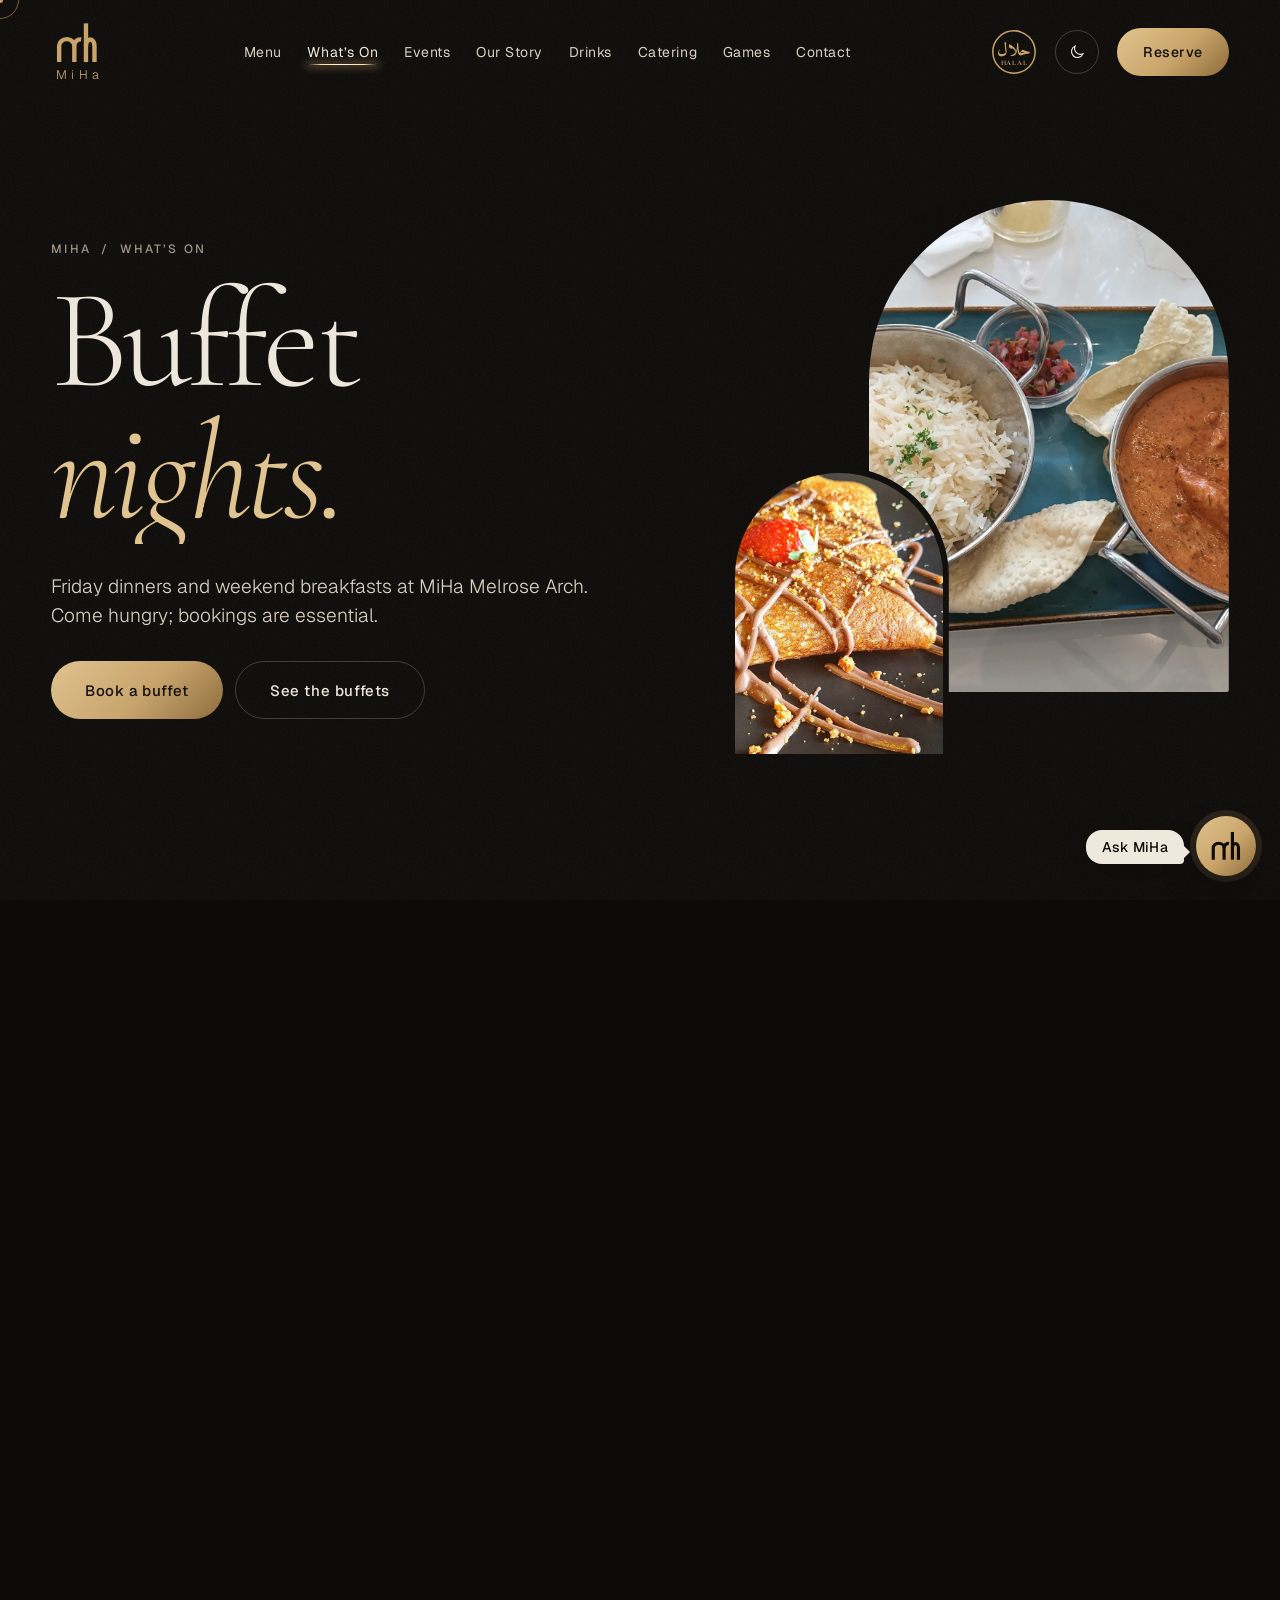
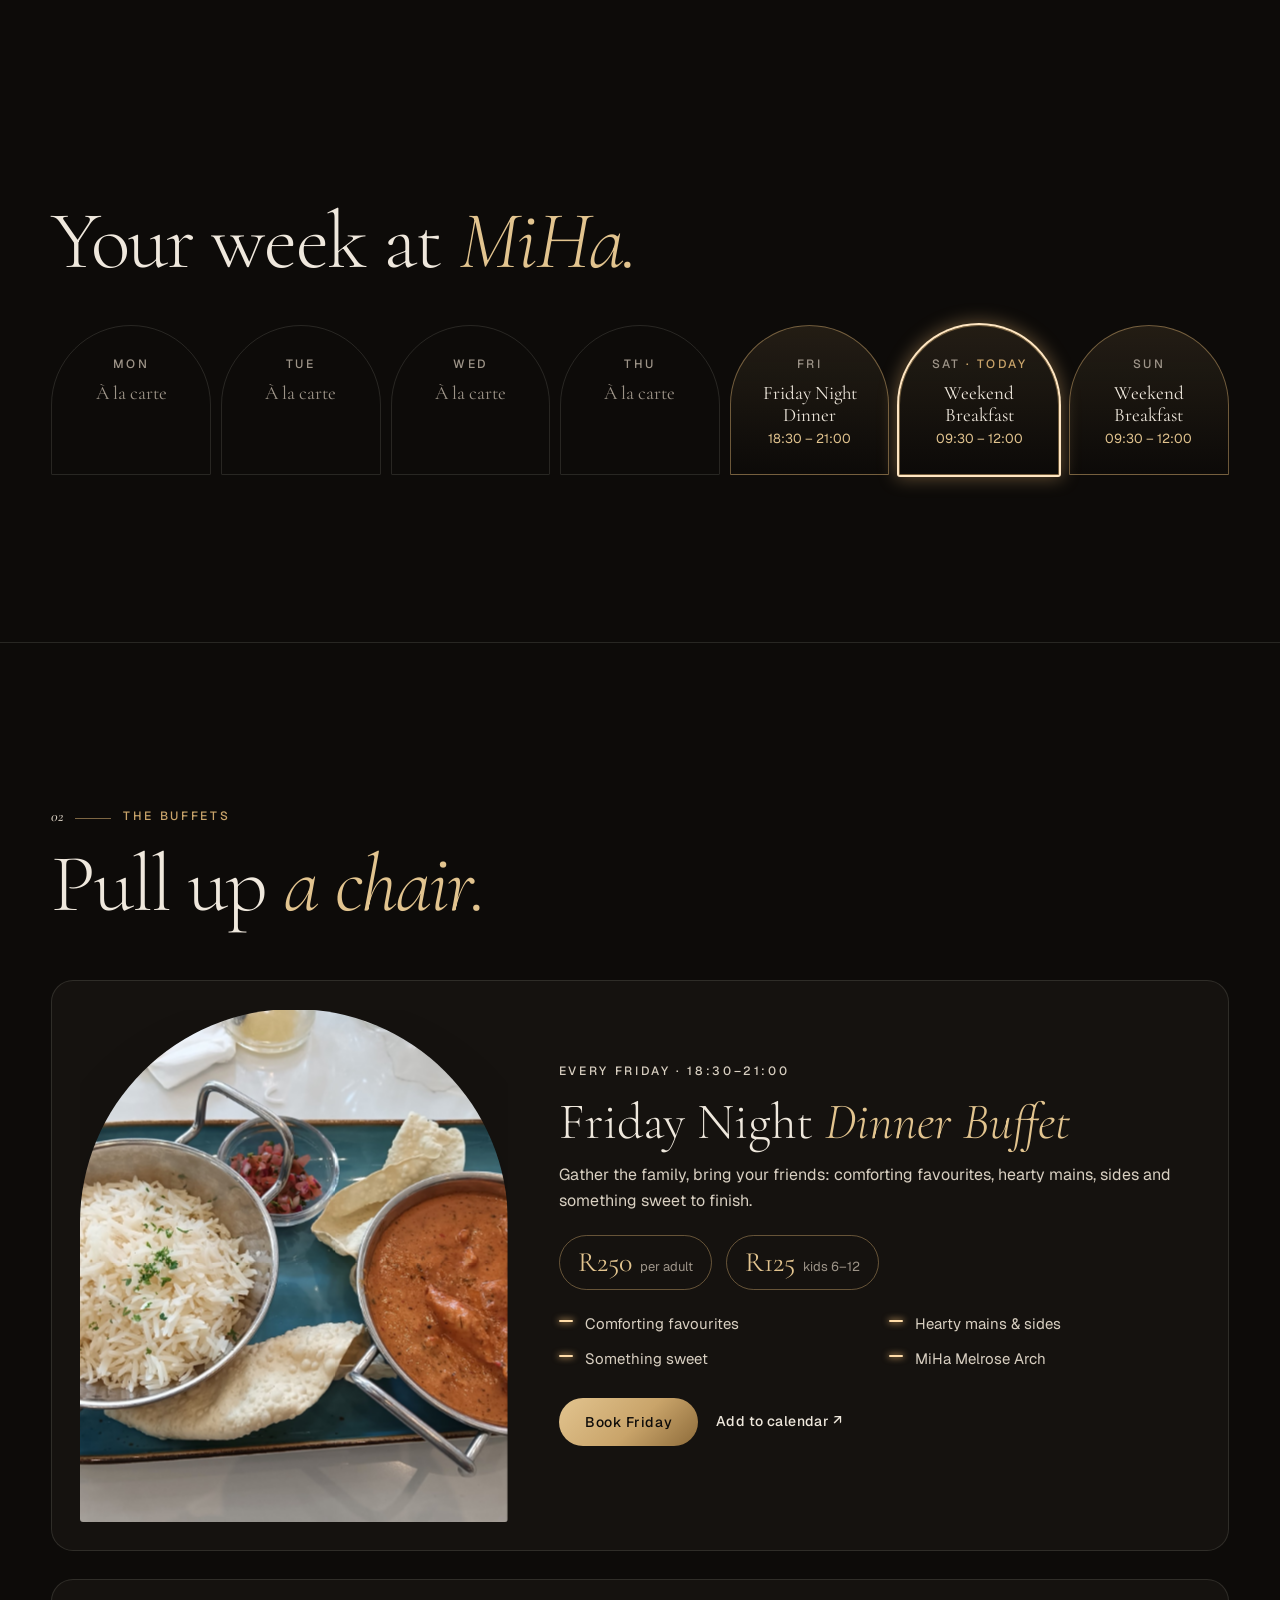
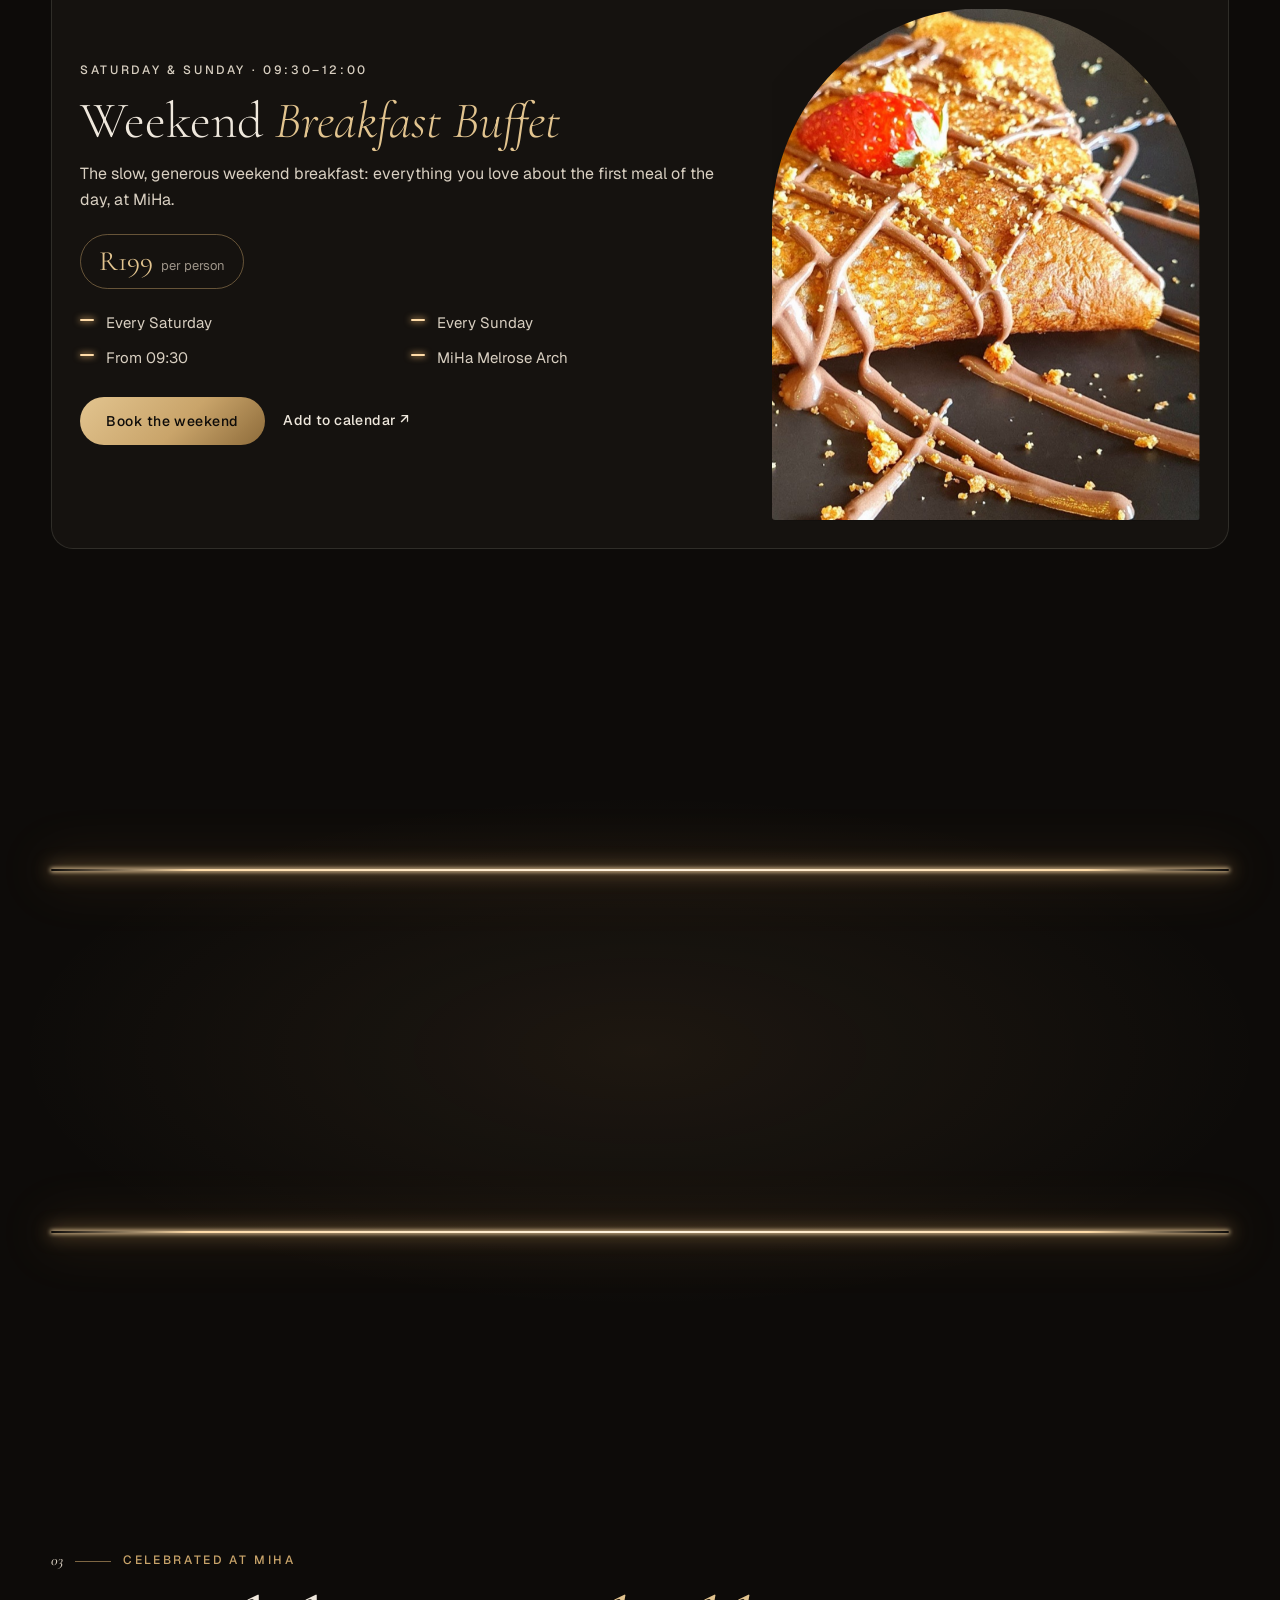
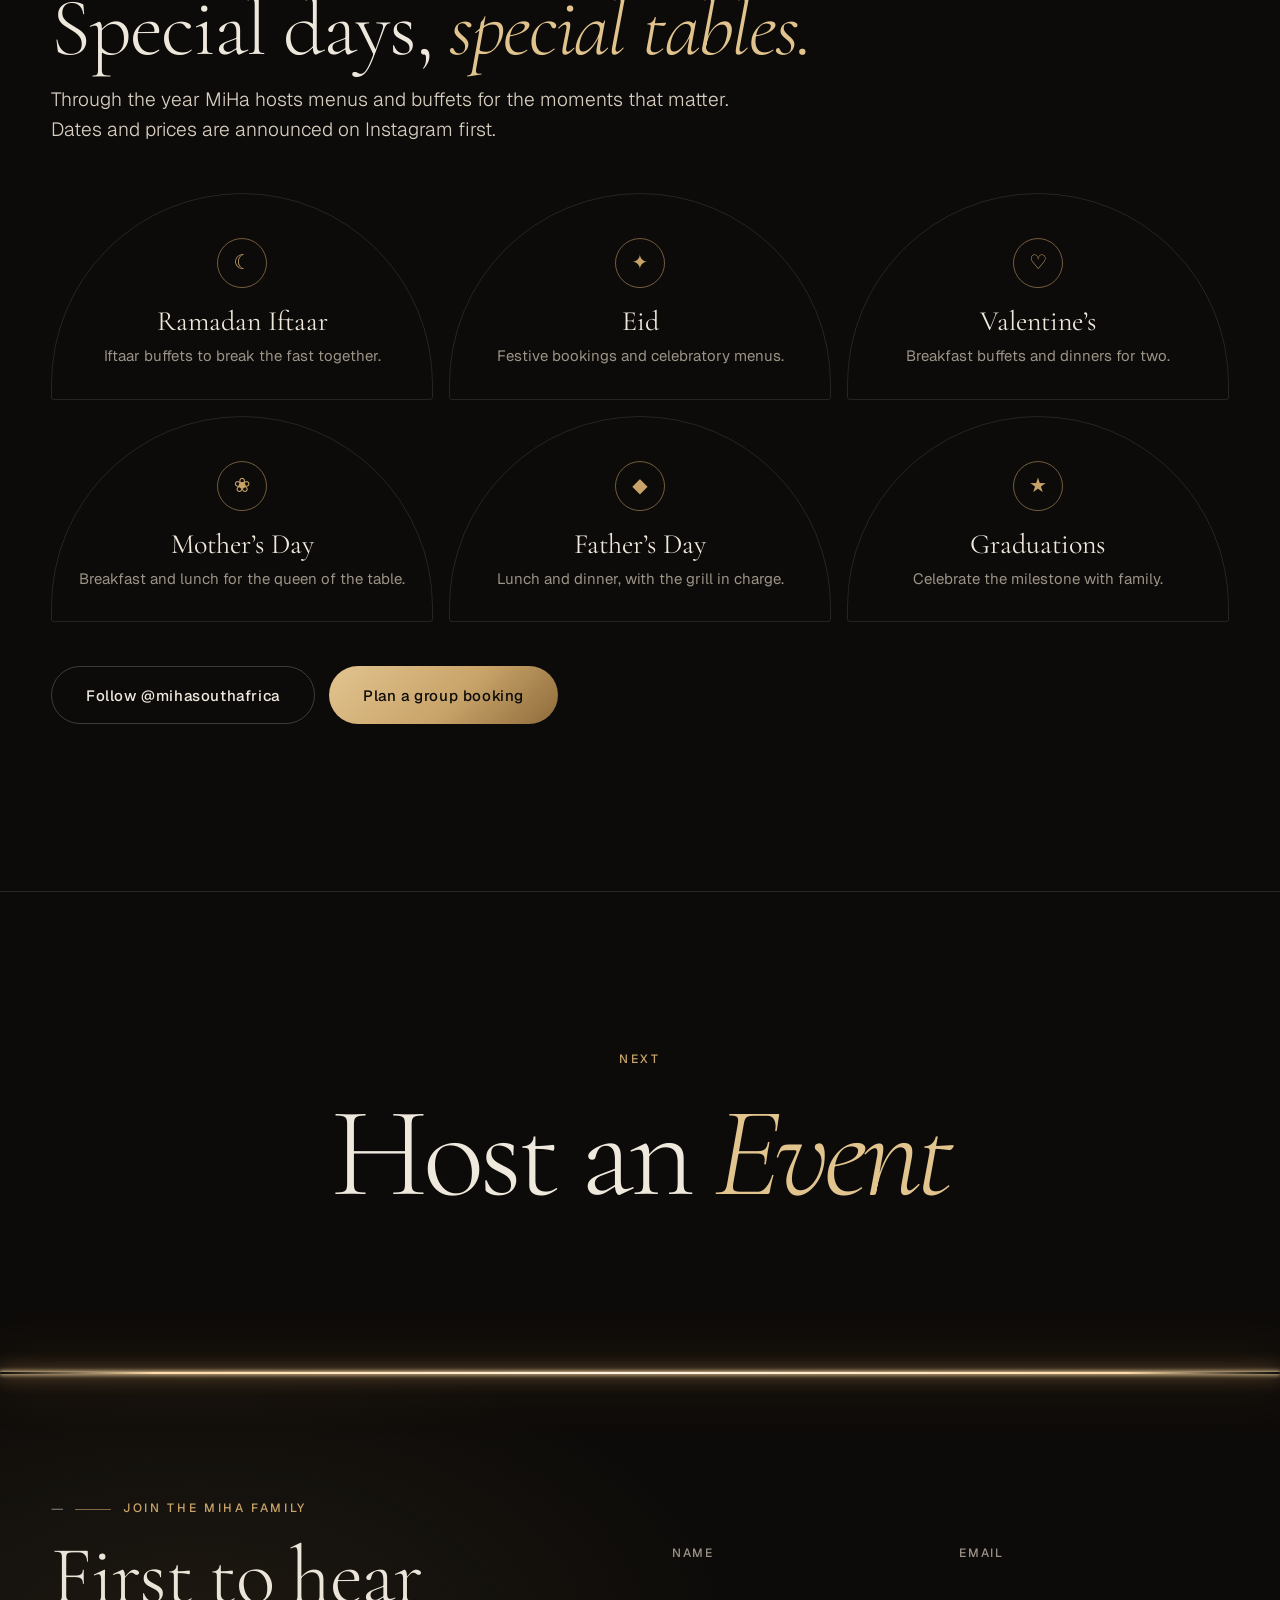
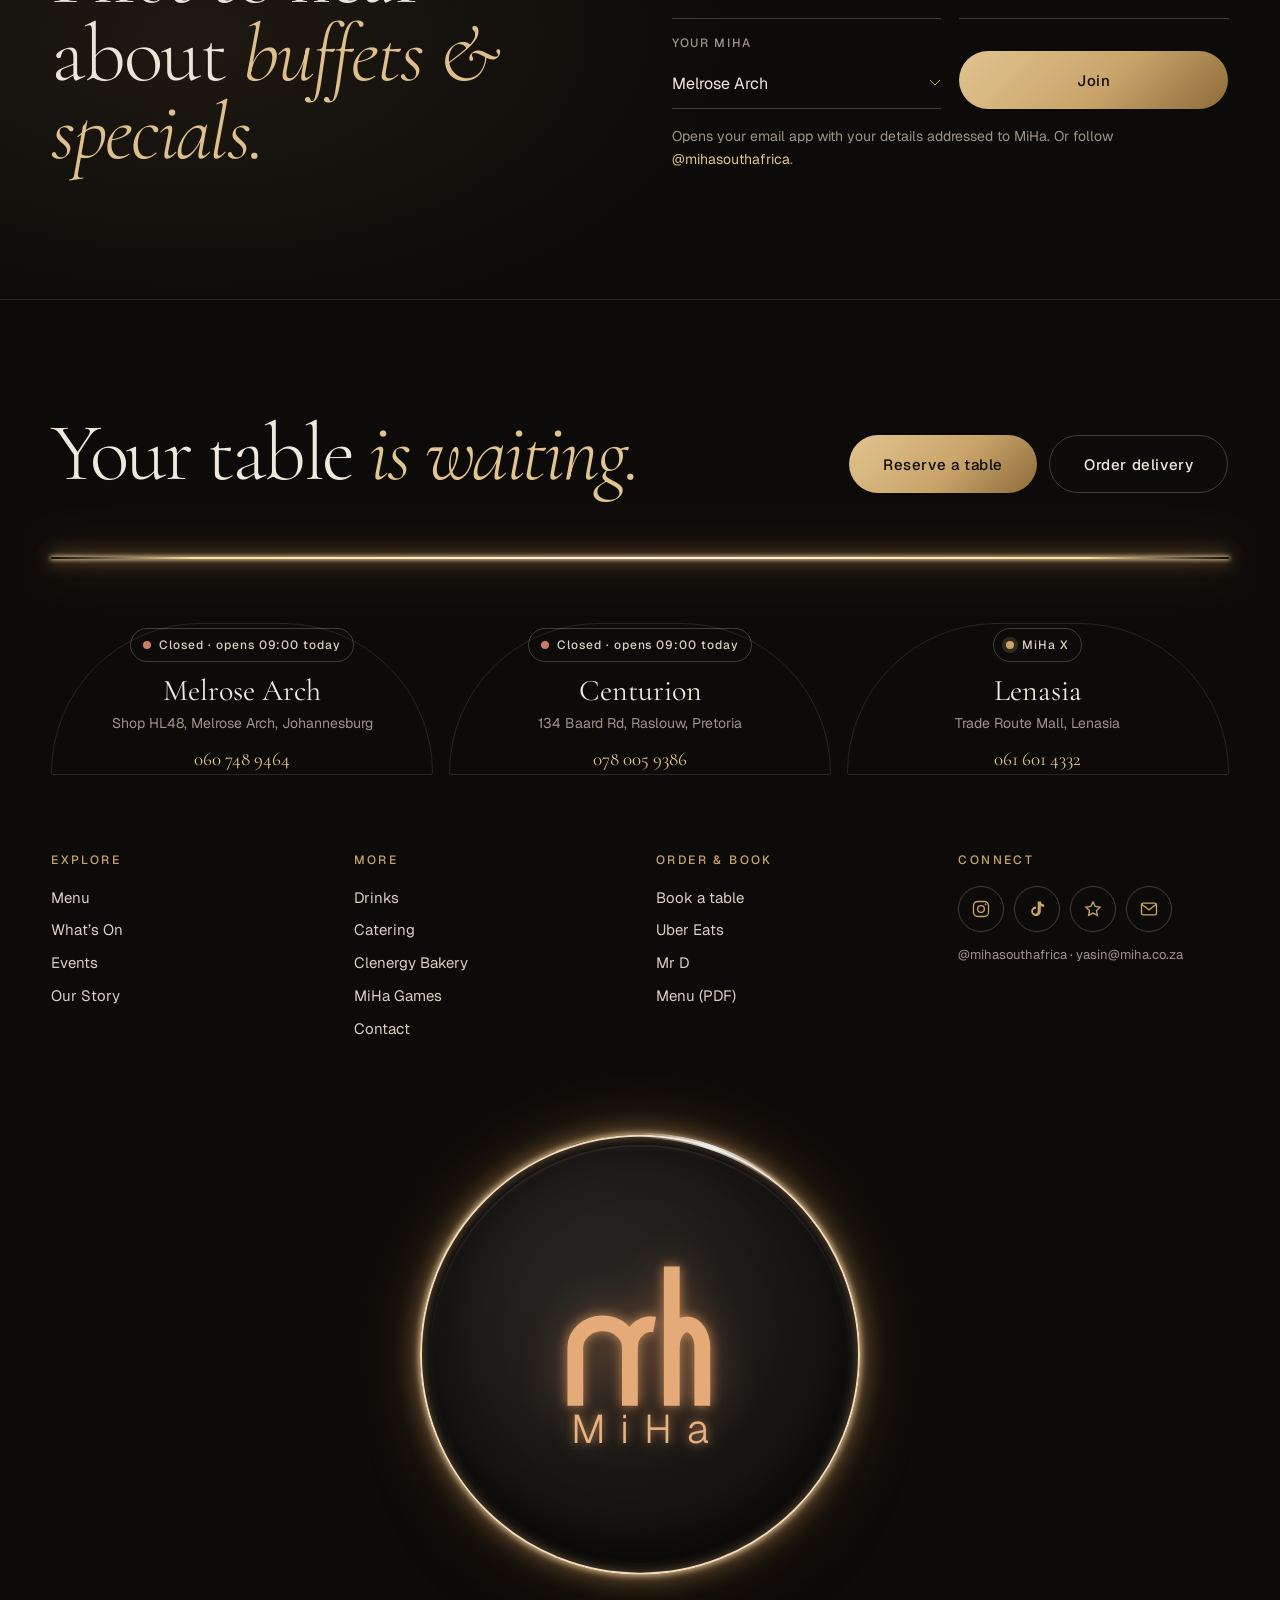
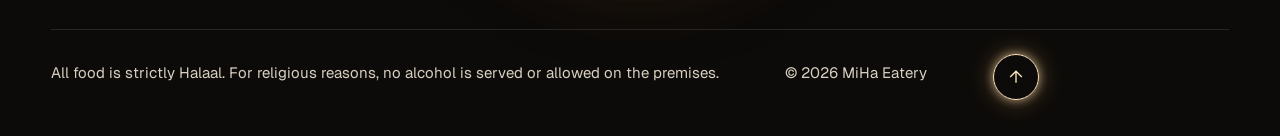
<file: whats-on.html>
<!doctype html>
<html lang="en-ZA" class="no-js">
<head>
<meta charset="utf-8">
<meta name="viewport" content="width=device-width, initial-scale=1">
<title>What’s On · Buffets at MiHa</title>
<meta name="description" content="Friday Night Dinner Buffet and Weekend Breakfast Buffet at MiHa Melrose Arch. Prices, times, a live countdown and bookings.">
<meta name="theme-color" content="#0d0b09">
<meta property="og:type" content="website">
<meta property="og:site_name" content="MiHa Eatery">
<meta property="og:title" content="What’s On · Buffets at MiHa">
<meta property="og:description" content="Friday Night Dinner Buffet and Weekend Breakfast Buffet at MiHa Melrose Arch. Prices, times, a live countdown and bookings.">
<meta property="og:image" content="https://onlinepixelcode-collab.github.io/miha-website/img/brand/share.png?v=2">
<meta property="og:image:secure_url" content="https://onlinepixelcode-collab.github.io/miha-website/img/brand/share.png?v=2">
<meta property="og:image:type" content="image/png">
<meta property="og:image:width" content="1200">
<meta property="og:image:height" content="630">
<meta property="og:image:alt" content="MiHa Eatery logo">
<meta name="twitter:card" content="summary_large_image">
<meta name="twitter:title" content="What’s On · Buffets at MiHa">
<meta name="twitter:description" content="Friday Night Dinner Buffet and Weekend Breakfast Buffet at MiHa Melrose Arch. Prices, times, a live countdown and bookings.">
<meta name="twitter:image" content="https://onlinepixelcode-collab.github.io/miha-website/img/brand/share.png?v=2">
<link rel="icon" type="image/svg+xml" href="img/brand/mh-mark.svg">
<link rel="icon" type="image/png" sizes="32x32" href="img/brand/favicon-32.png">
<link rel="apple-touch-icon" href="img/brand/apple-touch-icon.png">
<link rel="preconnect" href="https://fonts.googleapis.com">
<link rel="preconnect" href="https://fonts.gstatic.com" crossorigin>
<link href="https://fonts.googleapis.com/css2?family=Amiri:wght@700&family=Cormorant+Garamond:ital,wght@0,300;0,400;0,500;0,700;1,300;1,400&family=Geist:wght@300;400;500;600&display=swap" rel="stylesheet">
<link rel="stylesheet" href="style.css?v=mwsaofd5">
<script>document.documentElement.classList.replace('no-js','js');try{var t=localStorage.getItem('miha-theme');if(t)document.documentElement.dataset.theme=t}catch(e){}</script>
</head>
<body>
<a class="skip" href="#main">Skip to content</a>
<div class="loader" aria-hidden="true">
  <div class="loader__panel loader__panel--top"></div><div class="loader__panel loader__panel--bottom"></div>
  <div class="loader__inner"><svg class="mh loader__mark" viewBox="40 50 440 430" fill="none" stroke="currentColor" stroke-width="46" aria-hidden="true"><path pathLength="1" d="M73 470V300a79.5 70 0 0 1 159 0v170"/><path pathLength="1" d="M232 300a62 68 0 0 1 72-67"/><path pathLength="1" d="M354 64v406"/><path pathLength="1" d="M354 300a44.5 67 0 0 1 89 0v170"/></svg><div class="loader__word">MiHa</div><div class="loader__line"><i></i></div><div class="loader__meta"><span>Miya</span><span class="loader__count">00</span><span>Hassim</span></div></div>
</div>
<div class="curtain" aria-hidden="true"><div class="curtain__disc"><svg class="mh curtain__mark" viewBox="40 50 440 430" fill="none" stroke="currentColor" stroke-width="46" aria-hidden="true"><path pathLength="1" d="M73 470V300a79.5 70 0 0 1 159 0v170"/><path pathLength="1" d="M232 300a62 68 0 0 1 72-67"/><path pathLength="1" d="M354 64v406"/><path pathLength="1" d="M354 300a44.5 67 0 0 1 89 0v170"/></svg><p class="curtain__word">MiHa</p></div></div>
<div class="cursor" aria-hidden="true"><div class="cursor__dot"></div><div class="cursor__ring"><span class="cursor__label"></span></div></div>
<div class="grain" aria-hidden="true"></div>

<header class="nav">
  <a class="nav__logo" href="index.html" data-title="MiHa" aria-label="MiHa Eatery, home"><svg class="mh " viewBox="40 50 440 430" fill="none" stroke="currentColor" stroke-width="46" aria-hidden="true"><path pathLength="1" d="M73 470V300a79.5 70 0 0 1 159 0v170"/><path pathLength="1" d="M232 300a62 68 0 0 1 72-67"/><path pathLength="1" d="M354 64v406"/><path pathLength="1" d="M354 300a44.5 67 0 0 1 89 0v170"/></svg><span>MiHa</span></a>
  <nav class="nav__links" aria-label="Main">
    <a href="menu.html">Menu</a>
    <a href="whats-on.html">What’s On</a>
    <a href="events.html">Events</a>
    <a href="story.html">Our Story</a>
    <a href="drinks.html">Drinks</a>
    <a href="catering.html">Catering</a>
    <a href="games.html">Games</a>
    <a href="contact.html">Contact</a>
  </nav>
  <div class="nav__right">
    <span class="halal" role="img" aria-label="Strictly Halaal" title="Strictly Halaal"><svg viewBox="0 0 100 100" aria-hidden="true"><circle cx="50" cy="50" r="46" fill="none" stroke="currentColor" stroke-width="3.2"/><text x="50" y="56" text-anchor="middle" font-family="Amiri, 'Geeza Pro', 'Arabic Typesetting', serif" font-size="38" font-weight="700" fill="currentColor">حلال</text><text x="50" y="79" text-anchor="middle" font-family="'Cormorant Garamond', Georgia, serif" font-size="15" font-weight="700" letter-spacing="1.5" fill="currentColor">HALAL</text></svg></span>
    <button class="theme-toggle" type="button" aria-label="Switch to light theme"><svg class="i-moon" viewBox="0 0 24 24" fill="none" stroke="currentColor" stroke-width="1.5" aria-hidden="true"><path d="M20 14.5A8 8 0 019.5 4a8 8 0 1010.5 10.5z"/></svg><svg class="i-sun" viewBox="0 0 24 24" fill="none" stroke="currentColor" stroke-width="1.5" aria-hidden="true"><circle cx="12" cy="12" r="4"/><path d="M12 2v2M12 20v2M2 12h2M20 12h2M4.9 4.9l1.4 1.4M17.7 17.7l1.4 1.4M4.9 19.1l1.4-1.4M17.7 6.3l1.4-1.4"/></svg></button>
    <a class="btn btn--gold mag" href="reserve.html#book" data-cursor="Book"><span>Reserve</span></a>
    <button class="nav__burger" aria-label="Open menu" aria-expanded="false" aria-controls="drawer"><i></i><i></i></button>
  </div>
</header>
<div class="drawer" id="drawer" hidden>
  <nav aria-label="Mobile">
    <a href="index.html"><small>01</small>Home</a>
    <a href="menu.html"><small>02</small>Menu</a>
    <a href="whats-on.html"><small>03</small>What’s On</a>
    <a href="events.html"><small>04</small>Events</a>
    <a href="story.html"><small>05</small>Our Story</a>
    <a href="drinks.html"><small>06</small>Drinks</a>
    <a href="catering.html"><small>07</small>Catering</a>
    <a href="bakery.html"><small>08</small>Bakery</a>
    <a href="games.html"><small>09</small>MiHa Games</a>
    <a href="contact.html"><small>10</small>Contact</a>
    <a href="reserve.html#book"><small>11</small>Reserve</a>
  </nav>
  <p class="drawer__foot">Melrose Arch · Centurion<br>Strictly Halaal · Alcohol-free</p>
</div>
<main id="main">

<section class="shero">
  <div class="wrap shero__grid">
    <div class="shero__copy">
      <p class="crumbs"><a href="index.html">MiHa</a> &nbsp;/&nbsp; What’s On</p>
      <h1 class="display phero__title"><span class="line"><span>Buffet</span></span><span class="line"><span><em>nights.</em></span></span></h1>
      <p class="lead">Friday dinners and weekend breakfasts at MiHa Melrose Arch. Come hungry; bookings are essential.</p>
      <p class="cat-hero__ctas"><a class="btn btn--gold btn--lg mag" href="reserve.html?branch=jhb#book"><span>Book a buffet</span></a><a class="btn btn--ghost btn--lg mag" href="#buffets"><span>See the buffets</span></a></p>
    </div>
    <div class="shero__arches">
      <figure class="arch arch--tall" data-clip><img src="img/miha/g-curry.jpg" alt="A MiHa curry from the dinner buffet" loading="lazy"></figure>
      <figure class="arch arch--small" data-clip><img src="img/miha/g-crepe.jpg" alt="A MiHa breakfast crepe" loading="lazy"></figure>
    </div>
  </div>
</section>

<section class="sec" style="padding-top:20px">
  <div class="wrap">
    <div class="cdown" data-countdown>
      <div class="cdown__led" aria-hidden="true"></div>
      <p class="eyebrow"><span class="dot"></span> Next buffet</p>
      <h2 class="cdown__name">Checking the calendar…</h2>
      <p class="cdown__when muted"></p>
      <div class="cdown__clock" aria-live="off">
        <div><b data-u="d">0</b><span>Days</span></div><div><b data-u="h">00</b><span>Hours</span></div><div><b data-u="m">00</b><span>Minutes</span></div><div><b data-u="s">00</b><span>Seconds</span></div>
      </div>
      <p class="cdown__ctas"><a class="btn btn--gold mag" href="reserve.html?branch=jhb#book"><span>Book this buffet</span></a><button class="btn btn--ghost mag cdown__ics" type="button"><span>Add to my calendar</span></button></p>
    </div>
  </div>
</section>

<section class="sec sec--line">
  <div class="wrap">
    <p class="eyebrow"><span class="num">01</span> This week</p>
    <h2 class="h2">Your week at <em>MiHa.</em></h2>
    <ol class="week" aria-label="This week at MiHa"><li class="week__day" data-day="1"><b>Mon</b><span class="muted">À la carte</span></li><li class="week__day" data-day="2"><b>Tue</b><span class="muted">À la carte</span></li><li class="week__day" data-day="3"><b>Wed</b><span class="muted">À la carte</span></li><li class="week__day" data-day="4"><b>Thu</b><span class="muted">À la carte</span></li><li class="week__day has-event" data-day="5"><b>Fri</b><span>Friday Night Dinner<small>18:30 – 21:00</small></span></li><li class="week__day has-event" data-day="6"><b>Sat</b><span>Weekend Breakfast<small>09:30 – 12:00</small></span></li><li class="week__day has-event" data-day="0"><b>Sun</b><span>Weekend Breakfast<small>09:30 – 12:00</small></span></li></ol>
  </div>
</section>

<section class="sec sec--line" id="buffets">
  <div class="wrap">
    <p class="eyebrow"><span class="num">02</span> The buffets</p>
    <h2 class="h2">Pull up <em>a chair.</em></h2>
    <div class="wbuf">
      <article class="wbuf__card" data-reveal>
        <figure class="arch" data-clip><img src="img/miha/g-curry.jpg" alt="" loading="lazy"></figure>
        <div class="wbuf__body">
          <p class="eyebrow">Every Friday · 18:30–21:00</p>
          <h3>Friday Night <em>Dinner Buffet</em></h3>
          <p>Gather the family, bring your friends: comforting favourites, hearty mains, sides and something sweet to finish.</p>
          <ul class="wbuf__price"><li><b>R250</b><span>per adult</span></li><li><b>R125</b><span>kids 6–12</span></li></ul>
          <ul class="ticks"><li>Comforting favourites</li><li>Hearty mains &amp; sides</li><li>Something sweet</li><li>MiHa Melrose Arch</li></ul>
          <p class="wbuf__ctas"><a class="btn btn--gold mag" href="reserve.html?branch=jhb#book"><span>Book Friday</span></a><button class="link-arrow wbuf__ics" type="button" data-day="5" data-start="18:30" data-end="21:00" data-name="Friday Night Dinner Buffet">Add to calendar ↗</button></p>
        </div>
      </article>
      <article class="wbuf__card" data-reveal>
        <figure class="arch" data-clip><img src="img/miha/g-crepe.jpg" alt="" loading="lazy"></figure>
        <div class="wbuf__body">
          <p class="eyebrow">Saturday &amp; Sunday · 09:30–12:00</p>
          <h3>Weekend <em>Breakfast Buffet</em></h3>
          <p>The slow, generous weekend breakfast: everything you love about the first meal of the day, at MiHa.</p>
          <ul class="wbuf__price"><li><b>R199</b><span>per person</span></li></ul>
          <ul class="ticks"><li>Every Saturday</li><li>Every Sunday</li><li>From 09:30</li><li>MiHa Melrose Arch</li></ul>
          <p class="wbuf__ctas"><a class="btn btn--gold mag" href="reserve.html?branch=jhb#book"><span>Book the weekend</span></a><button class="link-arrow wbuf__ics" type="button" data-day="6" data-start="09:30" data-end="12:00" data-name="Weekend Breakfast Buffet">Add to calendar ↗</button></p>
        </div>
      </article>
    </div>
  </div>
</section>

<section class="bleed bleed--led" aria-label="Come hungry">
  <div class="led led--top" aria-hidden="true"></div>
  <p class="bleed__quote wrap"><span>Come hungry.</span><span><em>Go back for seconds.</em></span></p>
  <div class="led led--bottom" aria-hidden="true"></div>
</section>

<section class="sec">
  <div class="wrap">
    <p class="eyebrow"><span class="num">03</span> Celebrated at MiHa</p>
    <h2 class="h2">Special days, <em>special tables.</em></h2>
    <p class="lead" style="margin-top:18px">Through the year MiHa hosts menus and buffets for the moments that matter. Dates and prices are announced on Instagram first.</p>
    <div class="celebs">
      <div class="celeb" data-reveal><span class="celeb__ic">☾</span><h3>Ramadan Iftaar</h3><p>Iftaar buffets to break the fast together.</p></div>
      <div class="celeb" data-reveal><span class="celeb__ic">✦</span><h3>Eid</h3><p>Festive bookings and celebratory menus.</p></div>
      <div class="celeb" data-reveal><span class="celeb__ic">♡</span><h3>Valentine’s</h3><p>Breakfast buffets and dinners for two.</p></div>
      <div class="celeb" data-reveal><span class="celeb__ic">❀</span><h3>Mother’s Day</h3><p>Breakfast and lunch for the queen of the table.</p></div>
      <div class="celeb" data-reveal><span class="celeb__ic">◆</span><h3>Father’s Day</h3><p>Lunch and dinner, with the grill in charge.</p></div>
      <div class="celeb" data-reveal><span class="celeb__ic">★</span><h3>Graduations</h3><p>Celebrate the milestone with family.</p></div>
    </div>
    <p style="margin-top:44px;display:flex;gap:14px;flex-wrap:wrap"><a class="btn btn--ghost btn--lg mag" href="https://www.instagram.com/mihasouthafrica/" target="_blank" rel="noopener"><span>Follow @mihasouthafrica</span></a><a class="btn btn--gold btn--lg mag" href="events.html#enquire"><span>Plan a group booking</span></a></p>
  </div>
</section>

<a class="next" href="events.html" data-title="Host an Event" data-cursor="Next"><small>Next</small><strong>Host an <em>Event</em></strong></a>
</main>

<section class="join" aria-labelledby="join-title">
  <div class="led led--edge" aria-hidden="true"></div>
  <div class="wrap join__grid">
    <div>
      <p class="eyebrow"><span class="num">—</span> Join the MiHa family</p>
      <h2 class="h2" id="join-title">First to hear about <em>buffets &amp; specials.</em></h2>
    </div>
    <form class="join__form" data-mailto="yasin@miha.co.za" data-subject="Join the MiHa family">
      <div class="field"><label for="j-name">Name</label><input id="j-name" name="name" autocomplete="name" required></div>
      <div class="field"><label for="j-email">Email</label><input id="j-email" name="email" type="email" autocomplete="email" required></div>
      <div class="field"><label for="j-branch">Your MiHa</label><select id="j-branch" name="branch"><option>Melrose Arch</option><option>Centurion</option><option>MiHa X Lenasia</option></select></div>
      <button class="btn btn--gold btn--lg mag" type="submit"><span>Join</span></button>
      <p class="form__note">Opens your email app with your details addressed to MiHa. Or follow <a href="https://www.instagram.com/mihasouthafrica/" target="_blank" rel="noopener">@mihasouthafrica</a>.</p>
      <p class="form__ok" hidden>Welcome to the family. Your email app should now be open, ready to send.</p>
    </form>
  </div>
</section>
<footer class="footer">
  <div class="wrap">
    <div class="fcta">
      <h2 class="fcta__title">Your table <em>is waiting.</em></h2>
      <div class="fcta__btns"><a class="btn btn--gold btn--lg" href="reserve.html#book"><span>Reserve a table</span></a><a class="btn btn--ghost btn--lg" href="https://www.ubereats.com/za/search?q=MiHa%20Melrose%20Arch" target="_blank" rel="noopener"><span>Order delivery</span></a></div>
    </div>
    <div class="led fcta__led" aria-hidden="true"></div>
    <div class="fbranches">
      <a class="fbranch" data-branch="jhb" href="https://www.google.com/maps/search/?api=1&query=MiHa+Eatery+Melrose+Arch" target="_blank" rel="noopener"><span class="status"><i></i><em>…</em></span><b>Melrose Arch</b><small>Shop HL48, Melrose Arch, Johannesburg</small><span class="fbranch__tel">060 748 9464</span></a>
      <a class="fbranch" data-branch="pta" href="https://www.google.com/maps/search/?api=1&query=MiHa+Eatery+134+Baard+Rd+Raslouw" target="_blank" rel="noopener"><span class="status"><i></i><em>…</em></span><b>Centurion</b><small>134 Baard Rd, Raslouw, Pretoria</small><span class="fbranch__tel">078 005 9386</span></a>
      <a class="fbranch" href="https://www.instagram.com/mihax_lenasia/" target="_blank" rel="noopener"><span class="status status--new"><i></i><em>MiHa X</em></span><b>Lenasia</b><small>Trade Route Mall, Lenasia</small><span class="fbranch__tel">061 601 4332</span></a>
    </div>
    <div class="footer__grid">
      <div><h3>Explore</h3><p><a href="menu.html">Menu</a></p><p><a href="whats-on.html">What’s On</a></p><p><a href="events.html">Events</a></p><p><a href="story.html">Our Story</a></p></div>
      <div><h3>More</h3><p><a href="drinks.html">Drinks</a></p><p><a href="catering.html">Catering</a></p><p><a href="bakery.html">Clenergy Bakery</a></p><p><a href="games.html">MiHa Games</a></p><p><a href="contact.html">Contact</a></p></div>
      <div><h3>Order &amp; book</h3><p><a href="reserve.html#book">Book a table</a></p><p><a href="https://www.ubereats.com/za/search?q=MiHa%20Melrose%20Arch" target="_blank" rel="noopener">Uber Eats</a></p><p><a href="https://www.mrdfood.com/" target="_blank" rel="noopener">Mr D</a></p><p><a href="MiHa-Menu.pdf?v=mwsaofd5" target="_blank" rel="noopener">Menu (PDF)</a></p></div>
      <div><h3>Connect</h3>
        <div class="fsocial">
          <a href="https://www.instagram.com/mihasouthafrica/" target="_blank" rel="noopener" aria-label="MiHa on Instagram"><svg viewBox="0 0 24 24" fill="none" stroke="currentColor" stroke-width="1.6" aria-hidden="true"><rect x="3" y="3" width="18" height="18" rx="5"/><circle cx="12" cy="12" r="4"/><circle cx="17.5" cy="6.5" r="1" fill="currentColor" stroke="none"/></svg></a>
          <a href="https://www.tiktok.com/@mihasouthafrica" target="_blank" rel="noopener" aria-label="MiHa on TikTok"><svg viewBox="0 0 24 24" fill="currentColor" aria-hidden="true"><path d="M16.6 3c.4 2.1 1.7 3.5 3.9 3.7v3a7.4 7.4 0 01-3.9-1.2v6.3A5.8 5.8 0 1110.8 9v3.1a2.8 2.8 0 102 2.7V3h3.8z"/></svg></a>
          <a href="https://g.page/r/CccsfAQ77eEuEBM/review" target="_blank" rel="noopener" aria-label="Leave MiHa a Google review"><svg viewBox="0 0 24 24" fill="none" stroke="currentColor" stroke-width="1.6" aria-hidden="true"><path d="M12 3.5l2.6 5.3 5.9.9-4.3 4.1 1 5.8L12 16.9l-5.2 2.7 1-5.8-4.3-4.1 5.9-.9z"/></svg></a>
          <a href="mailto:yasin@miha.co.za" aria-label="Email MiHa"><svg viewBox="0 0 24 24" fill="none" stroke="currentColor" stroke-width="1.6" aria-hidden="true"><rect x="3" y="5" width="18" height="14" rx="2"/><path d="M3.5 6.5l8.5 6.5 8.5-6.5"/></svg></a>
        </div>
        <p class="fsocial__note">@mihasouthafrica · yasin@miha.co.za</p>
      </div>
    </div>
    <div class="footer__lockup sign" aria-hidden="true"><div class="sign__in"><svg class="mh " viewBox="40 50 440 430" fill="none" stroke="currentColor" stroke-width="46" aria-hidden="true"><path pathLength="1" d="M73 470V300a79.5 70 0 0 1 159 0v170"/><path pathLength="1" d="M232 300a62 68 0 0 1 72-67"/><path pathLength="1" d="M354 64v406"/><path pathLength="1" d="M354 300a44.5 67 0 0 1 89 0v170"/></svg><p>MiHa</p></div></div>
    <div class="footer__base">
      <p>All food is strictly Halaal. For religious reasons, no alcohol is served or allowed on the premises.</p>
      <p>© <span class="year">2026</span> MiHa Eatery</p>
      <button class="totop" type="button" aria-label="Back to top"><svg viewBox="0 0 24 24" fill="none" stroke="currentColor" stroke-width="1.6" aria-hidden="true"><path d="M12 19V5M5 12l7-7 7 7"/></svg></button>
    </div>
  </div>
</footer>
<div class="mbar"><a href="reserve.html#book" class="mbar__main">Reserve</a><a href="tel:+27607489464">Call</a><a href="reserve.html#branches">Directions</a></div>
<script src="vendor/gsap.min.js?v=mwsaofd5"></script>
<script src="vendor/ScrollTrigger.min.js?v=mwsaofd5"></script>
<script src="vendor/lenis.min.js?v=mwsaofd5"></script>
<script src="main.js?v=mwsaofd5"></script>
<script src="concierge.js?v=mwsaofd5"></script>
<script src="booking.js?v=mwsaofd5"></script>
<script src="picks.js?v=mwsaofd5"></script>
<script src="catering.js?v=mwsaofd5"></script>
<script src="whatson.js?v=mwsaofd5"></script>
<script src="games.js?v=mwsaofd5"></script>
</body>
</html>
</file>
<file: style.css>
/* =========================================================
   MiHa Eatery — shared design system
   Ink, bone and brass. Cormorant Garamond + Geist.
   ========================================================= */
:root{
  --ink:#0d0b09;
  --ink-2:#15120f;
  --ink-3:#1e1a16;
  --bone:#efe8dd;
  --bone-2:#d8cfc1;
  --muted:#9d9488;
  --gold:#c9a46a;
  --gold-2:#e2c48f;
  --gold-deep:#8d6b3a;
  --line:rgba(239,232,221,.12);
  --line-2:rgba(239,232,221,.22);
  --serif:"Cormorant Garamond", "Times New Roman", serif;
  --sans:"Geist", system-ui, -apple-system, "Segoe UI", sans-serif;
  --wrap:1320px;
  --gut:clamp(20px,4vw,56px);
  --ease:cubic-bezier(.22,1,.36,1);
  --ease-io:cubic-bezier(.76,0,.24,1);
}
*,*::before,*::after{box-sizing:border-box}
html{-webkit-text-size-adjust:100%;scroll-behavior:auto}
html.lenis,html.lenis body{height:auto}
.lenis.lenis-smooth{scroll-behavior:auto!important}
body{margin:0;background:var(--ink);color:var(--bone);font:400 16px/1.65 var(--sans);-webkit-font-smoothing:antialiased;overflow-x:hidden}
img,video{display:block;max-width:100%}
a{color:inherit;text-decoration:none}
button{font:inherit;color:inherit;background:none;border:0;cursor:pointer}
h1,h2,h3,h4{margin:0;font-weight:400}
p{margin:0}
em{font-style:italic}
::selection{background:var(--gold);color:var(--ink)}
:focus-visible{outline:2px solid var(--gold);outline-offset:4px;border-radius:2px}

.wrap{width:100%;max-width:var(--wrap);margin-inline:auto;padding-inline:var(--gut)}
.skip{position:fixed;left:16px;top:-60px;z-index:200;background:var(--gold);color:var(--ink);padding:10px 16px;border-radius:40px;transition:top .3s}
.skip:focus{top:16px}

/* grain */
.grain{position:fixed;inset:-50%;z-index:90;pointer-events:none;opacity:.06;background-image:url("data:image/svg+xml,%3Csvg xmlns='http://www.w3.org/2000/svg' width='160' height='160'%3E%3Cfilter id='n'%3E%3CfeTurbulence type='fractalNoise' baseFrequency='.9' numOctaves='3' stitchTiles='stitch'/%3E%3C/filter%3E%3Crect width='100%25' height='100%25' filter='url(%23n)'/%3E%3C/svg%3E");animation:grain 8s steps(10) infinite}
@keyframes grain{0%,100%{transform:translate(0,0)}10%{transform:translate(-5%,-10%)}30%{transform:translate(3%,-15%)}50%{transform:translate(12%,9%)}70%{transform:translate(9%,4%)}90%{transform:translate(-1%,7%)}}

/* ---------- type ---------- */
.eyebrow{display:flex;align-items:center;gap:12px;font:500 12px/1 var(--sans);letter-spacing:.22em;text-transform:uppercase;color:var(--gold)}
.eyebrow .num{font-family:var(--serif);font-style:italic;font-size:15px;letter-spacing:0;text-transform:none;color:var(--bone-2)}
.eyebrow .num::after{content:"";display:inline-block;width:36px;height:1px;background:var(--gold);vertical-align:middle;margin-left:12px;opacity:.6}
.eyebrow .dot{width:6px;height:6px;border-radius:50%;background:var(--gold);box-shadow:0 0 0 4px rgba(201,164,106,.18)}
.h2{font:300 clamp(44px,6.4vw,104px)/.95 var(--serif);letter-spacing:-.02em;margin-top:22px}
.h2 em,.display em{color:var(--gold-2);font-weight:300}
.display{font:300 clamp(64px,11vw,190px)/.88 var(--serif);letter-spacing:-.035em}
.lead{font:300 clamp(18px,1.5vw,22px)/1.55 var(--sans);color:var(--bone-2);max-width:56ch}
.line{display:block;overflow:hidden;padding-bottom:.06em}
.line>span{display:block}
.muted{color:var(--muted)}

/* ---------- buttons ---------- */
.btn{position:relative;display:inline-flex;align-items:center;justify-content:center;gap:10px;min-height:48px;padding:0 26px;border-radius:999px;font:500 14px/1 var(--sans);letter-spacing:.04em;overflow:hidden;isolation:isolate;transition:transform .5s var(--ease),color .5s var(--ease),border-color .5s;will-change:transform}
.btn span{position:relative;z-index:2;display:inline-block;transition:transform .5s var(--ease)}
.btn::before{content:"";position:absolute;inset:0;z-index:1;border-radius:inherit;transform:translateY(101%);transition:transform .6s var(--ease)}
.btn:hover::before{transform:translateY(0)}
.btn:active{transform:scale(.97)}
.btn--gold{background:linear-gradient(135deg,var(--gold-2),var(--gold) 55%,var(--gold-deep));color:var(--ink)}
.btn--gold::before{background:var(--bone)}
.btn--ghost{border:1px solid var(--line-2);color:var(--bone)}
.btn--ghost::before{background:var(--bone)}
.btn--ghost:hover{color:var(--ink);border-color:var(--bone)}
.btn--lg{min-height:58px;padding:0 34px;font-size:15px}
.link-arrow{display:inline-flex;align-items:center;gap:8px;font:500 14px/1.2 var(--sans);letter-spacing:.03em;color:var(--bone);background:linear-gradient(var(--gold),var(--gold)) left bottom/0 1px no-repeat;padding:6px 0;transition:background-size .5s var(--ease),color .3s}
.link-arrow:hover{background-size:100% 1px;color:var(--gold-2)}

/* ---------- cursor ---------- */
.cursor{position:fixed;inset:0;pointer-events:none;z-index:150;display:none}
@media (hover:hover) and (pointer:fine){html.js .cursor{display:block} html.js body,html.js a,html.js button{cursor:none}}
.cursor__dot,.cursor__ring{position:absolute;left:0;top:0;border-radius:50%;transform:translate(-50%,-50%)}
.cursor__dot{width:6px;height:6px;background:var(--gold)}
.cursor__ring{width:38px;height:38px;border:1px solid rgba(201,164,106,.55);display:grid;place-items:center;transition:width .45s var(--ease),height .45s var(--ease),background .45s,border-color .45s}
.cursor__label{font:500 11px/1 var(--sans);letter-spacing:.14em;text-transform:uppercase;color:var(--ink);opacity:0;transition:opacity .3s}
.cursor.is-label .cursor__ring{width:92px;height:92px;background:var(--gold);border-color:var(--gold)}
.cursor.is-label .cursor__label{opacity:1}
.cursor.is-link .cursor__ring{width:58px;height:58px;border-color:var(--gold)}

/* ---------- loader ---------- */
.loader{position:fixed;inset:0;z-index:300;display:grid;place-items:center;pointer-events:none}
html.no-js .loader,html.seen .loader{display:none}
.loader__panel{position:absolute;left:0;right:0;height:50.5%;background:var(--ink)}
.loader__panel--top{top:0}.loader__panel--bottom{bottom:0}
.loader__inner{position:relative;text-align:center}
.loader__word{font:300 clamp(80px,16vw,220px)/1 var(--serif);letter-spacing:-.04em;display:flex;justify-content:center}
.loader__mi{display:inline-block;transform:translateX(-40vw);opacity:0}
.loader__ha{display:inline-block;transform:translateX(40vw);opacity:0;font-style:italic;color:var(--gold-2)}
.loader__line{width:min(320px,60vw);height:1px;background:var(--line);margin:22px auto 16px;overflow:hidden}
.loader__line i{display:block;height:100%;background:var(--gold);transform-origin:left;transform:scaleX(0)}
.loader__meta{display:flex;justify-content:space-between;width:min(320px,60vw);margin:auto;font:500 11px/1 var(--sans);letter-spacing:.22em;text-transform:uppercase;color:var(--muted)}
.loader__count{color:var(--gold)}

/* page curtain (transitions between pages) */
.curtain{position:fixed;inset:0;z-index:280;pointer-events:none;display:grid;place-items:center;background:var(--ink);transform:translateY(100%)}
.curtain__word{font:300 clamp(60px,10vw,140px)/1 var(--serif);letter-spacing:-.03em;opacity:0}
.curtain__word em{color:var(--gold-2)}
html.is-entering .curtain{transform:translateY(0)}

/* ---------- nav ---------- */
.nav{position:fixed;inset:0 0 auto;z-index:100;display:flex;align-items:center;justify-content:space-between;gap:24px;padding:22px var(--gut);transition:padding .5s var(--ease),background .5s,backdrop-filter .5s,transform .6s var(--ease)}
.nav.is-scrolled{padding-block:14px;background:rgba(13,11,9,.72);backdrop-filter:blur(14px) saturate(1.2);-webkit-backdrop-filter:blur(14px) saturate(1.2);border-bottom:1px solid var(--line)}
.nav.is-hidden{transform:translateY(-110%)}
.nav__logo{font:400 30px/1 var(--serif);letter-spacing:-.02em;display:flex;align-items:baseline}
.nav__logo em{color:var(--gold-2)}
.nav__links{display:flex;gap:32px}
.nav__links a{position:relative;font:400 14px/1 var(--sans);letter-spacing:.04em;color:var(--bone-2);padding:8px 0;transition:color .3s}
.nav__links a::after{content:"";position:absolute;left:0;right:0;bottom:2px;height:1px;background:var(--gold);transform:scaleX(0);transform-origin:right;transition:transform .5s var(--ease)}
.nav__links a:hover,.nav__links a[aria-current="page"]{color:var(--bone)}
.nav__links a:hover::after,.nav__links a[aria-current="page"]::after{transform:scaleX(1);transform-origin:left}
.nav__right{display:flex;align-items:center;gap:18px}
.nav__badge{font:500 11px/1 var(--sans);letter-spacing:.18em;text-transform:uppercase;color:var(--gold);border:1px solid rgba(201,164,106,.35);border-radius:999px;padding:9px 13px}
.nav__burger{display:none;width:48px;height:48px;border-radius:50%;border:1px solid var(--line-2);position:relative}
.nav__burger i{position:absolute;left:15px;right:15px;height:1px;background:var(--bone);transition:transform .5s var(--ease),top .5s var(--ease)}
.nav__burger i:first-child{top:20px}.nav__burger i:last-child{top:27px}
.nav__burger[aria-expanded="true"] i:first-child{top:23.5px;transform:rotate(45deg)}
.nav__burger[aria-expanded="true"] i:last-child{top:23.5px;transform:rotate(-45deg)}
.drawer{position:fixed;inset:0;z-index:95;background:var(--ink);display:flex;flex-direction:column;justify-content:center;padding:100px var(--gut) 40px;clip-path:inset(0 0 100% 0);transition:clip-path .8s var(--ease-io)}
.drawer.is-open{clip-path:inset(0 0 0 0)}
.drawer[hidden]{display:flex}
.drawer nav{display:flex;flex-direction:column;gap:6px}
.drawer nav a{font:300 clamp(40px,11vw,64px)/1.1 var(--serif);letter-spacing:-.02em;display:flex;align-items:baseline;gap:14px}
.drawer nav a small{font:500 12px var(--sans);color:var(--gold);letter-spacing:.1em}
.drawer__foot{margin-top:auto;color:var(--muted);font-size:14px;letter-spacing:.06em}

/* ---------- page hero (inner pages) ---------- */
.phero{position:relative;min-height:100svh;display:flex;align-items:flex-end;overflow:hidden;padding:140px 0 64px}
.phero__media{position:absolute;inset:0}
.phero__media img,.phero__media video{width:100%;height:100%;object-fit:cover;transform:scale(1.12)}
.phero::after{content:"";position:absolute;inset:0;background:linear-gradient(180deg,rgba(13,11,9,.55) 0%,rgba(13,11,9,.15) 35%,rgba(13,11,9,.85) 85%,var(--ink) 100%)}
.phero .wrap{position:relative;z-index:2}
.phero__title{margin:22px 0 28px}
.phero__row{display:flex;justify-content:space-between;align-items:flex-end;gap:32px;flex-wrap:wrap}
.crumbs{font:500 12px var(--sans);letter-spacing:.18em;text-transform:uppercase;color:var(--muted)}
.crumbs a:hover{color:var(--gold)}

/* ---------- home hero ---------- */
.hero{position:relative;height:100svh;min-height:680px;overflow:hidden;display:flex;align-items:flex-end}
.hero__media{position:absolute;inset:0}
.hero__media img,.hero__media video{width:100%;height:100%;object-fit:cover;transform:scale(1.15)}
.hero__veil{position:absolute;inset:0;background:radial-gradient(120% 80% at 70% 30%,transparent 0%,rgba(13,11,9,.35) 50%,rgba(13,11,9,.9) 100%),linear-gradient(180deg,rgba(13,11,9,.6),transparent 30%,transparent 55%,var(--ink))}
.hero__content{position:relative;z-index:3;padding-bottom:120px}
.hero__title{font:300 clamp(64px,10.5vw,184px)/.86 var(--serif);letter-spacing:-.04em;margin:26px 0 36px}
.hero__title em{color:var(--gold-2)}
.hero__foot{display:flex;justify-content:space-between;align-items:flex-end;gap:32px;flex-wrap:wrap}
.hero__lead{max-width:40ch;color:var(--bone-2);font-size:17px}
.hero__actions{display:flex;gap:12px;flex-wrap:wrap}
.hero__float{position:absolute;inset:0;z-index:2;pointer-events:none}
.fcard{position:absolute;display:flex;align-items:center;gap:12px;padding:8px 18px 8px 8px;border-radius:18px;background:rgba(21,18,15,.55);border:1px solid rgba(239,232,221,.14);backdrop-filter:blur(16px);-webkit-backdrop-filter:blur(16px);box-shadow:0 30px 60px -20px rgba(0,0,0,.6)}
.fcard img{width:56px;height:56px;border-radius:12px;object-fit:cover}
.fcard b{display:block;font:400 19px/1.1 var(--serif)}
.fcard span{font:500 10px/1.4 var(--sans);letter-spacing:.16em;text-transform:uppercase;color:var(--gold)}
.fcard--a{top:22%;right:8%}
.fcard--b{top:44%;right:24%}
.fcard--c{top:30%;right:38%}
.hero__ticker{position:absolute;left:0;right:0;bottom:0;z-index:3;border-top:1px solid var(--line);overflow:hidden;padding:16px 0;background:rgba(13,11,9,.4);backdrop-filter:blur(6px)}
.ticker__track{display:flex;gap:36px;width:max-content;animation:tick 38s linear infinite;font:400 15px/1 var(--serif);font-style:italic;letter-spacing:.03em;color:var(--bone-2);white-space:nowrap}
.ticker__track i{color:var(--gold);font-style:normal;font-size:10px;align-self:center}
@keyframes tick{to{transform:translateX(-50%)}}
.hero__scroll{position:absolute;right:var(--gut);bottom:84px;z-index:3;display:flex;flex-direction:column;align-items:center;gap:10px;font:500 10px var(--sans);letter-spacing:.24em;text-transform:uppercase;color:var(--muted);writing-mode:vertical-rl}
.hero__scroll i{width:1px;height:56px;background:linear-gradient(var(--gold),transparent);animation:drip 2.2s var(--ease) infinite}
@keyframes drip{0%{transform:scaleY(0);transform-origin:top}50%{transform:scaleY(1);transform-origin:top}51%{transform-origin:bottom}100%{transform:scaleY(0);transform-origin:bottom}}

/* ---------- statement ---------- */
.statement{padding:clamp(120px,16vw,220px) 0}
.statement__text{font:300 clamp(32px,4.4vw,68px)/1.12 var(--serif);letter-spacing:-.015em;margin-top:40px;max-width:22ch*2}
.statement__text .w{opacity:.16;transition:opacity .2s}
html.no-js .statement__text .w{opacity:1}
.statement__pills{display:grid;grid-template-columns:repeat(3,1fr);gap:16px;margin-top:72px}
.pill{display:flex;gap:16px;align-items:flex-start;padding:24px;border:1px solid var(--line);border-radius:20px;transition:border-color .5s,transform .5s var(--ease),background .5s}
.pill:hover{border-color:rgba(201,164,106,.45);transform:translateY(-3px);background:var(--ink-2)}
.pill svg{flex:none;width:28px;height:28px;fill:none;stroke:var(--gold);stroke-width:1.3}
.pill b{display:block;font:400 24px/1.1 var(--serif);margin-bottom:4px}
.pill span{color:var(--muted);font-size:14px}

/* ---------- signature wheel ---------- */
.signature{position:relative}
.signature__pin{position:relative;height:100svh;overflow:hidden;display:flex;align-items:center}
.signature__grid{position:relative;z-index:2}
.signature__copy{max-width:520px}
.sig-list{list-style:none;padding:0;margin:44px 0 36px;border-top:1px solid var(--line)}
.sig-list li{display:grid;grid-template-columns:44px 1fr auto;gap:16px;align-items:baseline;padding:18px 0;border-bottom:1px solid var(--line);cursor:pointer;transition:opacity .5s,padding .5s var(--ease)}
.sig-list li:not(.is-active){opacity:.38}
.sig-list li:hover{opacity:.8}
.sig-list li.is-active{padding-left:10px}
.sig-list__n{font:italic 300 18px var(--serif);color:var(--gold)}
.sig-list h3{font:400 28px/1.1 var(--serif)}
.sig-list p{color:var(--muted);font-size:14px;max-height:0;overflow:hidden;transition:max-height .6s var(--ease),margin .6s}
.sig-list li.is-active p{max-height:60px;margin-top:6px}
.sig-list__p{font:400 18px var(--serif);color:var(--gold-2)}
.wheel{position:absolute;top:50%;right:calc(-1 * min(46vw,620px));width:min(92vw,1240px);aspect-ratio:1;transform:translateY(-50%);z-index:1}
.wheel__disc{position:absolute;inset:0;border-radius:50%;background:radial-gradient(circle,#1d1915 0%,#120f0c 62%,transparent 63%);will-change:transform}
.wheel__ring{position:absolute;inset:6%;border-radius:50%;border:1px dashed rgba(201,164,106,.22)}
.wheel__ring::after{content:"";position:absolute;inset:18%;border-radius:50%;border:1px solid rgba(239,232,221,.06)}
.wheel__plate{position:absolute;left:50%;top:50%;width:30%;aspect-ratio:1;margin:-15% 0 0 -15%;transform:rotate(var(--a)) translateY(-118%) rotate(calc(-1 * var(--a)));}
.wheel__plate img{width:100%;height:100%;object-fit:cover;border-radius:50%;box-shadow:0 40px 80px -20px rgba(0,0,0,.85),0 0 0 1px rgba(239,232,221,.08);transform:rotate(var(--spin,0deg))}
.wheel__count{position:absolute;left:4%;top:50%;transform:translateY(-50%);display:none}

/* ---------- day (horizontal) ---------- */
.day{position:relative}
.day__pin{height:100svh;display:flex;flex-direction:column;justify-content:center;overflow:hidden;gap:48px}
.day__track{display:flex;gap:32px;padding-left:var(--gut);width:max-content;will-change:transform}
.slot{position:relative;width:min(36vw,520px);flex:none}
.slot__img{margin:0;aspect-ratio:4/5;overflow:hidden;border-radius:6px}
.slot__img img{width:100%;height:100%;object-fit:cover;transform:scale(1.08);transition:transform 1.2s var(--ease)}
.slot:hover .slot__img img{transform:scale(1.02)}
.slot__txt{position:absolute;left:24px;right:24px;bottom:24px;padding:22px;border-radius:14px;background:rgba(13,11,9,.62);backdrop-filter:blur(12px);-webkit-backdrop-filter:blur(12px);border:1px solid var(--line)}
.slot__time{font:300 44px/1 var(--serif);color:var(--gold-2);letter-spacing:-.02em}
.slot__txt h3{font:500 12px var(--sans);letter-spacing:.2em;text-transform:uppercase;margin:8px 0 8px}
.slot__txt p{color:var(--bone-2);font-size:15px}
.slot--end{display:flex;flex-direction:column;justify-content:center;gap:28px;padding:0 6vw 0 2vw;width:min(36vw,480px)}
.slot--end p{font:300 clamp(34px,3.4vw,52px)/1.1 var(--serif)}
.slot--end em{color:var(--muted);font-size:.55em;display:block;margin-top:10px}
.day__bar{margin:0 var(--gut);height:1px;background:var(--line)}
.day__bar i{display:block;height:100%;background:var(--gold);transform-origin:left;transform:scaleX(0)}

/* ---------- story / split ---------- */
.story{padding:clamp(110px,14vw,200px) 0}
.story__grid{display:grid;grid-template-columns:repeat(12,1fr);gap:24px;align-items:start}
.story__img{margin:0;overflow:hidden;border-radius:6px}
.story__img img{width:100%;height:100%;object-fit:cover}
.story__img--tall{grid-column:1/6;aspect-ratio:4/5}
.story__copy{grid-column:7/13;padding-top:4vw}
.story__copy .h2{margin-bottom:32px}
.story__lead{font:300 24px/1.45 var(--serif);color:var(--bone);margin-bottom:20px}
.story__lead strong{font-weight:500;color:var(--gold-2)}
.story__copy p+p{color:var(--muted)}
.story__img--small{grid-column:9/13;aspect-ratio:1;margin-top:-6vw}
.stats{display:grid;grid-template-columns:repeat(4,1fr);margin:48px 0 0;border-top:1px solid var(--line)}
.stats div{padding:22px 0 0}
.stats dt{font:500 11px var(--sans);letter-spacing:.18em;text-transform:uppercase;color:var(--muted);order:2}
.stats dd{margin:0 0 6px;font:300 clamp(48px,5vw,76px)/1 var(--serif);color:var(--gold-2);letter-spacing:-.03em}
.stats div{display:flex;flex-direction:column-reverse}

/* ---------- bleed ---------- */
.bleed{position:relative;height:120svh;overflow:hidden;display:flex;align-items:center}
.bleed__img{position:absolute;inset:-10% 0;margin:0}
.bleed__img img{width:100%;height:100%;object-fit:cover}
.bleed::after{content:"";position:absolute;inset:0;background:linear-gradient(180deg,var(--ink),rgba(13,11,9,.3) 25%,rgba(13,11,9,.3) 75%,var(--ink))}
.bleed__quote{position:relative;z-index:2;font:300 clamp(48px,7.4vw,128px)/.95 var(--serif);letter-spacing:-.03em}
.bleed__quote span{display:block}
.bleed__quote span+span{padding-left:12vw}
.bleed__quote em{color:var(--gold-2)}

/* ---------- menu ---------- */
.menu{padding:clamp(110px,14vw,200px) 0}
.menu__head{display:flex;justify-content:space-between;align-items:flex-end;gap:32px;flex-wrap:wrap;margin-bottom:72px}
.menu__grid{display:grid;grid-template-columns:1fr minmax(260px,.8fr) 1fr;gap:clamp(32px,4vw,72px);align-items:start}
.menu__img{margin:0;aspect-ratio:3/4;overflow:hidden;border-radius:999px 999px 6px 6px;position:sticky;top:110px}
.menu__img img{width:100%;height:100%;object-fit:cover}
.menu__cat{font:500 12px var(--sans);letter-spacing:.22em;text-transform:uppercase;color:var(--gold);margin:0 0 18px;padding-bottom:14px;border-bottom:1px solid var(--line)}
.menu__cat:not(:first-child){margin-top:52px}
.menu__list{list-style:none;padding:0;margin:0}
.menu__list li{display:grid;grid-template-columns:auto 1fr auto;column-gap:12px;align-items:baseline;padding:12px 0}
.menu__list span{font:400 24px/1.2 var(--serif)}
.menu__list i{border-bottom:1px dotted rgba(239,232,221,.28);transform:translateY(-6px)}
.menu__list b{font:400 20px var(--serif);color:var(--gold-2)}
.menu__list small{grid-column:1/-1;color:var(--muted);font-size:14px;margin-top:2px}

/* full menu page */
.mtabs{position:sticky;top:76px;z-index:20;background:rgba(13,11,9,.85);backdrop-filter:blur(12px);-webkit-backdrop-filter:blur(12px);border-block:1px solid var(--line)}
.mtabs__in{display:flex;gap:6px;overflow-x:auto;padding-block:12px;scrollbar-width:none}
.mtabs a{flex:none;padding:12px 18px;border-radius:999px;font:500 13px/1 var(--sans);letter-spacing:.08em;color:var(--bone-2);border:1px solid transparent;transition:all .4s var(--ease)}
.mtabs a:hover{border-color:var(--line-2);color:var(--bone)}
.mtabs a.is-active{background:var(--gold);color:var(--ink)}
.mfilters{display:flex;gap:10px;flex-wrap:wrap;margin-top:28px}
.mfilters button{padding:10px 16px;min-height:44px;border-radius:999px;border:1px solid var(--line-2);font:500 13px var(--sans);letter-spacing:.06em;color:var(--bone-2);transition:all .4s var(--ease)}
.mfilters button[aria-pressed="true"]{background:var(--bone);color:var(--ink);border-color:var(--bone)}
.msec{padding:96px 0 40px;scroll-margin-top:140px}
.msec__grid{display:grid;grid-template-columns:5fr 7fr;gap:clamp(32px,5vw,96px);align-items:start}
.msec__img{margin:0;aspect-ratio:4/5;overflow:hidden;border-radius:6px;position:sticky;top:160px}
.msec__img img{width:100%;height:100%;object-fit:cover}
.msec__title{font:300 clamp(48px,6vw,96px)/1 var(--serif);letter-spacing:-.02em;margin-bottom:28px}
.msec__title em{color:var(--gold-2)}
.dish{display:grid;grid-template-columns:1fr auto;gap:6px 18px;padding:22px 0;border-bottom:1px solid var(--line);transition:padding .5s var(--ease),opacity .4s}
.dish:hover{padding-left:12px}
.dish h3{font:400 28px/1.15 var(--serif);display:flex;align-items:center;gap:10px;flex-wrap:wrap}
.dish .price{font:400 22px var(--serif);color:var(--gold-2)}
.dish p{grid-column:1/-1;color:var(--muted);font-size:15px}
.tag{font:500 10px/1 var(--sans);letter-spacing:.14em;text-transform:uppercase;padding:6px 8px;border-radius:999px;border:1px solid rgba(201,164,106,.4);color:var(--gold)}
.dish.is-hidden{display:none}

/* ---------- homes ---------- */
.homes{padding:clamp(110px,14vw,200px) 0}
.homes__grid{display:grid;grid-template-columns:1fr 1fr;gap:24px;margin-top:64px}
.home{border:1px solid var(--line);border-radius:10px;overflow:hidden;background:var(--ink-2);transition:border-color .5s,transform .6s var(--ease)}
.home:hover{border-color:rgba(201,164,106,.4);transform:translateY(-4px)}
.home__img{display:block;aspect-ratio:16/10;overflow:hidden}
.home__img img{width:100%;height:100%;object-fit:cover;transition:transform 1.2s var(--ease)}
.home:hover .home__img img{transform:scale(1.04)}
.home__body{padding:clamp(24px,3vw,40px)}
.home__top{display:flex;justify-content:space-between;align-items:center;gap:16px;flex-wrap:wrap}
.home h3{font:300 44px/1 var(--serif);letter-spacing:-.02em}
.status{display:inline-flex;align-items:center;gap:8px;font:500 12px var(--sans);letter-spacing:.08em;color:var(--bone-2);padding:8px 12px;border-radius:999px;border:1px solid var(--line-2)}
.status i{width:8px;height:8px;border-radius:50%;background:var(--muted)}
.status.is-open i{background:#7fc28a;box-shadow:0 0 0 4px rgba(127,194,138,.18);animation:pulse 2s infinite}
.status.is-closed i{background:#c97a6a}
@keyframes pulse{50%{box-shadow:0 0 0 8px rgba(127,194,138,0)}}
.status em{font-style:normal}
.home__addr{color:var(--muted);margin:10px 0 22px}
.hours{width:100%;border-collapse:collapse;margin-bottom:28px}
.hours th,.hours td{padding:10px 0;border-top:1px solid var(--line);font-size:15px;text-align:left}
.hours th{font-weight:400;color:var(--muted)}
.hours td{text-align:right;font-variant-numeric:tabular-nums}
.hours tr.is-today th,.hours tr.is-today td{color:var(--gold-2)}
.home__actions{display:flex;align-items:center;gap:22px;flex-wrap:wrap}

/* ---------- cards (beyond) ---------- */
.beyond{padding:clamp(110px,14vw,200px) 0;border-top:1px solid var(--line)}
.beyond__grid{display:grid;grid-template-columns:repeat(3,1fr);gap:24px;margin-top:64px}
.bcard{display:block;transition:transform .6s var(--ease)}
.bcard:hover{transform:translateY(-4px)}
.bcard figure{margin:0 0 22px;aspect-ratio:4/5;overflow:hidden;border-radius:6px}
.bcard img{width:100%;height:100%;object-fit:cover;transition:transform 1.2s var(--ease)}
.bcard:hover img{transform:scale(1.04)}
.bcard h3{font:300 36px/1.05 var(--serif);margin-bottom:8px}
.bcard p{color:var(--muted);margin-bottom:12px}

/* ---------- reserve close ---------- */
.reserve{position:relative;min-height:100svh;display:flex;align-items:center;overflow:hidden;padding:120px 0}
.reserve__img{position:absolute;right:-12vw;top:50%;width:min(80vw,900px);aspect-ratio:1;margin:0;transform:translateY(-50%);border-radius:50%;overflow:hidden;opacity:.55}
.reserve__img img{width:100%;height:100%;object-fit:cover}
.reserve__inner{position:relative;z-index:2}
.reserve__title{font:300 clamp(64px,11vw,190px)/.86 var(--serif);letter-spacing:-.04em;margin:24px 0 28px}
.reserve__title em{color:var(--gold-2)}
.reserve__lead{font-size:18px;color:var(--bone-2);margin-bottom:36px}
.reserve__actions{display:flex;gap:12px;flex-wrap:wrap}
.reserve__small{margin-top:36px;color:var(--muted);font-size:14px}
.reserve__small a{color:var(--gold-2)}

/* ---------- generic sections for inner pages ---------- */
.sec{padding:clamp(100px,13vw,180px) 0}
.sec--line{border-top:1px solid var(--line)}
.split{display:grid;grid-template-columns:repeat(12,1fr);gap:24px;align-items:center}
.split__img{grid-column:1/7;margin:0;aspect-ratio:4/5;overflow:hidden;border-radius:6px}
.split__img img{width:100%;height:100%;object-fit:cover}
.split__txt{grid-column:8/13}
.split--rev .split__img{grid-column:7/13;order:2}
.split--rev .split__txt{grid-column:1/6}
.split__txt .h2{margin-bottom:28px}
.split__txt p{color:var(--bone-2);margin-bottom:16px}
.gallery{display:grid;grid-template-columns:repeat(12,1fr);gap:16px;margin-top:64px}
.gallery figure{margin:0;overflow:hidden;border-radius:6px}
.gallery img{width:100%;height:100%;object-fit:cover;transition:transform 1.2s var(--ease)}
.gallery figure:hover img{transform:scale(1.03)}
.g1{grid-column:span 7;aspect-ratio:16/11}.g2{grid-column:span 5;aspect-ratio:4/5}
.g3{grid-column:span 4;aspect-ratio:1}.g4{grid-column:span 4;aspect-ratio:1}.g5{grid-column:span 4;aspect-ratio:1}
.steps{display:grid;grid-template-columns:repeat(3,1fr);gap:24px;margin-top:64px;counter-reset:s}
.step{padding:32px;border:1px solid var(--line);border-radius:14px;transition:border-color .5s,transform .5s var(--ease)}
.step:hover{border-color:rgba(201,164,106,.4);transform:translateY(-3px)}
.step b{font:300 64px/1 var(--serif);color:var(--gold-2)}
.step h3{font:400 30px/1.1 var(--serif);margin:16px 0 10px}
.step p{color:var(--muted)}
.timeline{margin-top:64px;border-top:1px solid var(--line)}
.tl{display:grid;grid-template-columns:200px 1fr 1fr;gap:32px;padding:36px 0;border-bottom:1px solid var(--line);align-items:center}
.tl b{font:300 64px/1 var(--serif);color:var(--gold-2);letter-spacing:-.03em}
.tl h3{font:400 32px/1.1 var(--serif)}
.tl p{color:var(--muted)}

/* forms */
.form{display:grid;grid-template-columns:1fr 1fr;gap:18px}
.field{display:flex;flex-direction:column;gap:8px}
.field--full{grid-column:1/-1}
.field label{font:500 12px var(--sans);letter-spacing:.14em;text-transform:uppercase;color:var(--muted)}
.field input,.field select,.field textarea{font:400 16px var(--sans);color:var(--bone);background:transparent;border:0;border-bottom:1px solid var(--line-2);padding:14px 0;border-radius:0;transition:border-color .4s;-webkit-appearance:none;appearance:none}
.field select{background:url("data:image/svg+xml,%3Csvg xmlns='http://www.w3.org/2000/svg' width='12' height='8'%3E%3Cpath d='M1 1l5 5 5-5' fill='none' stroke='%23c9a46a'/%3E%3C/svg%3E") right center no-repeat}
.field select option{background:var(--ink)}
.field textarea{min-height:120px;resize:vertical}
.field input:focus,.field select:focus,.field textarea:focus{outline:none;border-color:var(--gold)}
.form__note{grid-column:1/-1;color:var(--muted);font-size:14px}
.form__ok{grid-column:1/-1;color:var(--gold-2);font:400 22px var(--serif)}

/* branch chooser (reserve page) */
.chooser{display:grid;grid-template-columns:1fr 1fr;gap:24px;margin-top:56px}
.choice{position:relative;min-height:70svh;border-radius:10px;overflow:hidden;display:flex;align-items:flex-end;padding:clamp(24px,3vw,44px);isolation:isolate}
.choice img{position:absolute;inset:0;width:100%;height:100%;object-fit:cover;z-index:-2;transition:transform 1.4s var(--ease)}
.choice::before{content:"";position:absolute;inset:0;z-index:-1;background:linear-gradient(180deg,transparent 30%,rgba(13,11,9,.92))}
.choice:hover img{transform:scale(1.05)}
.choice h3{font:300 clamp(48px,5vw,80px)/1 var(--serif);letter-spacing:-.02em;margin-bottom:10px}
.choice p{color:var(--bone-2);margin-bottom:22px}

/* ---------- next page link ---------- */
.next{display:block;padding:clamp(90px,12vw,170px) 0;border-top:1px solid var(--line);text-align:center;transition:background .6s}
.next:hover{background:var(--ink-2)}
.next small{font:500 12px var(--sans);letter-spacing:.22em;text-transform:uppercase;color:var(--gold)}
.next strong{display:block;font:300 clamp(64px,10vw,170px)/1 var(--serif);letter-spacing:-.04em;margin-top:18px;transition:letter-spacing .8s var(--ease)}
.next:hover strong{letter-spacing:-.01em}
.next strong em{color:var(--gold-2)}

/* ---------- footer ---------- */
.footer{padding:110px 0 36px;border-top:1px solid var(--line);background:var(--ink)}
.footer__grid{display:grid;grid-template-columns:repeat(4,1fr);gap:32px}
.footer h3{font:500 12px var(--sans);letter-spacing:.2em;text-transform:uppercase;color:var(--gold);margin-bottom:18px}
.footer p{color:var(--bone-2);margin-bottom:8px;font-size:15px}
.footer a{background:linear-gradient(var(--gold),var(--gold)) left bottom/0 1px no-repeat;transition:background-size .5s var(--ease),color .3s;padding:4px 0}
.footer a:hover{background-size:100% 1px;color:var(--gold-2)}
.footer .footer__word{font:300 clamp(120px,26vw,420px)/.8 var(--serif);letter-spacing:-.06em;text-align:center;margin:90px 0 40px;background:linear-gradient(180deg,var(--bone) 0%,rgba(239,232,221,.08) 100%);-webkit-background-clip:text;background-clip:text;color:transparent}
.footer__word em{background:linear-gradient(180deg,var(--gold-2),rgba(201,164,106,.08));-webkit-background-clip:text;background-clip:text}
.footer__base{display:flex;justify-content:space-between;gap:24px;flex-wrap:wrap;padding-top:24px;border-top:1px solid var(--line);font-size:13px;color:var(--muted)}

/* mobile bar */
.mbar{display:none}

/* ---------- reveal helpers (JS adds) ---------- */
html.js [data-reveal]{opacity:0;transform:translateY(40px)}
html.js [data-clip]{clip-path:inset(100% 0 0 0)}

/* ---------- responsive ---------- */
@media (max-width:1100px){
  .nav__links{display:none}
  .nav__burger{display:block}
  .nav__badge{display:none}
  .fcard--c{display:none}
}
@media (max-width:900px){
  .statement__pills,.beyond__grid,.steps{grid-template-columns:1fr}
  .story__grid,.split{grid-template-columns:1fr}
  .story__img--tall,.story__copy,.story__img--small,.split__img,.split__txt,.split--rev .split__img,.split--rev .split__txt{grid-column:1/-1;order:0}
  .story__img--small{margin-top:0;width:60%;justify-self:end}
  .stats{grid-template-columns:repeat(2,1fr)}
  .menu__grid{grid-template-columns:1fr}
  .menu__img{position:relative;top:0;max-height:70svh;width:100%}
  .homes__grid,.chooser{grid-template-columns:1fr}
  .msec__grid{grid-template-columns:1fr}
  .msec__img{position:relative;top:0;aspect-ratio:16/10}
  .footer__grid{grid-template-columns:1fr 1fr}
  .tl{grid-template-columns:1fr;gap:10px}
  .form{grid-template-columns:1fr}
  .gallery .g1,.gallery .g2{grid-column:span 12}
  .gallery .g3,.gallery .g4,.gallery .g5{grid-column:span 6}
  .slot{width:76vw}
  .slot--end{width:80vw}
  .signature__pin{height:auto;min-height:100svh;flex-direction:column;align-items:stretch;padding:110px 0 0}
  .wheel{position:relative;right:auto;top:auto;transform:none;width:150vw;margin:20px 0 -75vw -25vw}
  .fcard--b{display:none}
  .fcard--a{top:16%;right:6%}
  .mbar{display:grid;grid-template-columns:1.4fr 1fr 1fr;position:fixed;left:12px;right:12px;bottom:12px;z-index:99;border-radius:999px;overflow:hidden;background:rgba(21,18,15,.86);backdrop-filter:blur(14px);-webkit-backdrop-filter:blur(14px);border:1px solid var(--line-2)}
  .mbar a{display:grid;place-items:center;min-height:54px;font:500 14px var(--sans);letter-spacing:.04em}
  .mbar__main{background:var(--gold);color:var(--ink)}
  .footer{padding-bottom:100px}
  .hero__scroll{display:none}
  .bleed__quote span+span{padding-left:0}
}
@media (max-width:560px){
  .hero__content{padding-bottom:100px}
  .hero__actions .btn{flex:1 1 100%}
  .footer__grid{grid-template-columns:1fr}
  .gallery .g3,.gallery .g4,.gallery .g5{grid-column:span 12}
}
@media (prefers-reduced-motion:reduce){
  *,*::before,*::after{animation:none!important;transition:none!important}
  html.js [data-reveal]{opacity:1;transform:none}
  html.js [data-clip]{clip-path:none}
  .statement__text .w{opacity:1}
  .loader{display:none}
  .hero__media img,.phero__media img{transform:none}
}

/* ---------- hero reel (MiHa's own photos crossfading like film) ---------- */
.hero__reel img{position:absolute;inset:0;width:100%;height:100%;object-fit:cover;opacity:0;transform:scale(1.15);transition:opacity 1.6s var(--ease-io)}
.hero__reel img.is-on{opacity:1}
html.no-js .hero__reel img:first-child{opacity:1}
.hero__reel-nav{position:absolute;z-index:3;right:var(--gut);top:50%;transform:translateY(-50%);display:flex;flex-direction:column;gap:10px}
.hero__reel-nav i{display:block;width:2px;height:34px;background:rgba(239,232,221,.2);position:relative;overflow:hidden}
.hero__reel-nav i::after{content:"";position:absolute;inset:0;background:var(--gold);transform:scaleY(0);transform-origin:top}
.hero__reel-nav i.is-on::after{animation:reelbar 5.5s linear forwards}
@keyframes reelbar{to{transform:scaleY(1)}}
.beyond__grid + .beyond__grid{margin-top:24px}
.sec .beyond__grid{margin-top:64px}
@media (max-width:900px){.hero__reel-nav{display:none}}

/* cinematic grade so MiHa's bright studio shoot sits in the dark, gold mood */
.hero__reel img,.phero__media img,.bleed__img img,.choice img{filter:brightness(.62) contrast(1.12) saturate(.92) sepia(.08)}
.hero__veil{background:radial-gradient(110% 90% at 72% 35%,rgba(13,11,9,.05) 0%,rgba(13,11,9,.5) 55%,rgba(13,11,9,.94) 100%),linear-gradient(180deg,rgba(13,11,9,.7),transparent 28%,transparent 50%,var(--ink))}
.slot__img img,.bcard img,.story__img img,.split__img img,.gallery img,.msec__img img,.home__img img,.menu__img img{filter:brightness(.86) contrast(1.06) saturate(.95)}
.wheel__plate img{filter:brightness(.92) contrast(1.08)}
.slot__img{aspect-ratio:auto;height:min(60svh,640px)}
.slot{width:min(30vw,440px)}
.day__pin{gap:36px;padding-top:70px}
@media (max-width:900px){.slot{width:76vw}.slot__img{height:56svh}}

/* ---------- MiHa's own logo: the gold mh monogram + spaced wordmark ---------- */
.mh{display:block;color:var(--gold)}
.nav__logo{display:flex;align-items:center;gap:12px}
.nav__logo .mh{width:34px;height:auto}
.nav__logo span{font:300 17px/1 var(--sans);letter-spacing:.32em;color:var(--gold);padding-left:.1em}
.loader__mark{width:clamp(110px,14vw,170px);margin:0 auto 22px;color:var(--gold)}
.loader__mark path{stroke-dasharray:1;stroke-dashoffset:1}
.loader__word{font:300 clamp(22px,2.4vw,32px)/1 var(--sans);letter-spacing:.5em;color:var(--gold);padding-left:.5em;opacity:0;display:block}
.curtain{flex-direction:column;gap:18px}
.curtain__mark{width:90px;color:var(--gold);opacity:0}
.curtain__word{font:300 18px/1 var(--sans)!important;letter-spacing:.5em;color:var(--gold);padding-left:.5em}
.footer__lockup{display:flex;flex-direction:column;align-items:center;gap:clamp(18px,2vw,30px);margin:100px 0 70px}
.footer__lockup .mh{width:clamp(140px,22vw,300px)}
.footer .footer__lockup p{font:300 clamp(28px,5vw,72px)/1 var(--sans);letter-spacing:.55em;padding-left:.55em;color:var(--gold);margin:0}

/* reserve close: a real MiHa table, full-bleed */
.reserve__img{position:absolute;inset:0;right:0;top:0;width:auto;aspect-ratio:auto;transform:none;border-radius:0;opacity:1;margin:0;overflow:hidden}
.reserve__img img{width:100%;height:100%;object-fit:cover;filter:brightness(.55) contrast(1.1) saturate(.95) sepia(.06)}
.reserve::before{content:"";position:absolute;inset:0;z-index:1;background:linear-gradient(90deg,rgba(13,11,9,.92) 0%,rgba(13,11,9,.55) 45%,rgba(13,11,9,.1) 100%),linear-gradient(180deg,var(--ink),transparent 20%,transparent 80%,var(--ink))}
@media (max-width:900px){.hero__float{display:none}}

/* =========================================================
   STEP BOOKING FORM
   ========================================================= */
.bk{max-width:980px;margin:0 auto;border:1px solid var(--line);border-radius:22px;background:var(--ink-2);padding:clamp(22px,4vw,48px)}
.bk-head{margin-bottom:34px}
.bk-dots{list-style:none;display:grid;grid-template-columns:repeat(5,1fr);gap:8px;padding:0;margin:22px 0 14px}
.bk-dots button{display:flex;align-items:center;gap:10px;width:100%;min-height:44px;text-align:left;color:var(--muted);font:500 13px/1.2 var(--sans)}
.bk-dots i{flex:none;width:30px;height:30px;border-radius:50%;display:grid;place-items:center;font-style:normal;border:1px solid var(--line-2);transition:all .4s var(--ease)}
.bk-dots .is-current button{color:var(--bone)}
.bk-dots .is-current i{background:var(--gold);border-color:var(--gold);color:#0d0b09}
.bk-dots .is-done i{background:transparent;border-color:var(--gold);color:var(--gold)}
.bk-progress{height:2px;background:var(--line);border-radius:2px;overflow:hidden}
.bk-progress i{display:block;height:100%;background:linear-gradient(90deg,var(--gold-2),var(--gold));transform-origin:left;transform:scaleX(0);transition:transform .6s var(--ease)}
.bk-step{border:0;margin:0;padding:0;min-width:0;animation:bkIn .6s var(--ease)}
@keyframes bkIn{from{opacity:0;transform:translateY(14px)}}
.bk-title{font:300 clamp(34px,4vw,52px)/1.05 var(--serif);letter-spacing:-.02em;margin-bottom:26px;outline:none}
.bk-sub{margin:30px 0 12px;color:var(--bone-2)}
.bk-hint{color:var(--muted);font-size:14px;margin-top:14px}
.bk-branches{display:grid;grid-template-columns:1fr 1fr;gap:16px}
.bk-branch{position:relative;display:block;border-radius:16px;overflow:hidden;border:1px solid var(--line-2);cursor:pointer;transition:border-color .4s,transform .5s var(--ease)}
.bk-branch:hover{transform:translateY(-3px)}
.bk-branch input{position:absolute;opacity:0;pointer-events:none}
.bk-branch img{width:100%;aspect-ratio:16/10;object-fit:cover;filter:brightness(.8)}
.bk-branch span{display:block;padding:16px 18px}
.bk-branch b{display:block;font:400 28px/1.1 var(--serif);color:var(--bone)}
.bk-branch small{color:var(--muted);font-size:14px}
.bk-branch::after{content:"✓";position:absolute;top:14px;right:14px;width:34px;height:34px;border-radius:50%;display:grid;place-items:center;background:var(--gold);color:#0d0b09;font-weight:600;transform:scale(0);transition:transform .4s var(--ease)}
.bk-branch:has(input:checked){border-color:var(--gold);box-shadow:0 0 0 1px var(--gold)}
.bk-branch:has(input:checked)::after{transform:scale(1)}
.bk-branch:has(input:focus-visible){outline:2px solid var(--gold);outline-offset:3px}
.bk-dates{display:flex;gap:10px;overflow-x:auto;padding-bottom:10px;scroll-snap-type:x mandatory;scrollbar-width:thin}
.bk-date{flex:none;width:78px;padding:12px 6px;border-radius:14px;border:1px solid var(--line-2);display:flex;flex-direction:column;align-items:center;gap:2px;scroll-snap-align:start;color:var(--bone-2);transition:all .3s}
.bk-date b{font:400 28px/1.1 var(--serif);color:var(--bone)}
.bk-date small{font-size:11px;letter-spacing:.08em;text-transform:uppercase}
.bk-date:hover{border-color:var(--gold)}
.bk-date.is-on{background:var(--gold);border-color:var(--gold);color:#0d0b09}.bk-date.is-on b{color:#0d0b09}
.bk-times{margin-top:22px}
.bk-tgroup p{font:500 11px var(--sans);letter-spacing:.18em;text-transform:uppercase;color:var(--gold);margin:16px 0 10px}
.bk-trow{display:flex;flex-wrap:wrap;gap:8px}
.bk-time{min-width:78px;min-height:44px;padding:0 14px;border-radius:999px;border:1px solid var(--line-2);color:var(--bone);font:500 14px var(--sans);font-variant-numeric:tabular-nums;transition:all .3s}
.bk-time:hover{border-color:var(--gold)}
.bk-time.is-on{background:var(--gold);border-color:var(--gold);color:#0d0b09}
.bk-guests{display:inline-flex;align-items:center;gap:22px;padding:8px;border:1px solid var(--line-2);border-radius:999px}
.bk-guests button{width:52px;height:52px;border-radius:50%;background:var(--ink-3);color:var(--bone);font-size:24px;transition:background .3s}
.bk-guests button:hover{background:var(--gold);color:#0d0b09}
.bk-guests output{min-width:48px;text-align:center;font:300 44px/1 var(--serif);color:var(--bone)}
.bk-occ{display:flex;flex-wrap:wrap;gap:8px}
.bk-occ label{position:relative;cursor:pointer}
.bk-occ input{position:absolute;opacity:0}
.bk-occ span{display:inline-flex;align-items:center;min-height:44px;padding:0 16px;border-radius:999px;border:1px solid var(--line-2);color:var(--bone-2);font-size:14px;transition:all .3s}
.bk-occ input:checked+span{background:var(--bone);color:var(--ink);border-color:var(--bone)}
.bk-occ input:focus-visible+span{outline:2px solid var(--gold);outline-offset:2px}
.bk .field input,.bk .field textarea{color:var(--bone)}
.bk-err{display:none;color:#e0907c;font-size:13px}
.field.is-bad .bk-err{display:block}.field.is-bad input{border-color:#e0907c}
.bk-review dl{margin:0;border-top:1px solid var(--line)}
.bk-review dl div{display:grid;grid-template-columns:140px 1fr;gap:16px;padding:16px 0;border-bottom:1px solid var(--line)}
.bk-review dt{font:500 12px var(--sans);letter-spacing:.14em;text-transform:uppercase;color:var(--muted);padding-top:4px}
.bk-review dd{margin:0;font:400 24px/1.2 var(--serif);color:var(--bone)}
.bk-review dd small{display:block;font:400 14px var(--sans);color:var(--muted);margin-top:4px}
.bk-final{display:flex;flex-wrap:wrap;align-items:center;gap:14px 22px;margin-top:30px}
.bk-nav{display:flex;justify-content:space-between;gap:12px;margin-top:36px;padding-top:24px;border-top:1px solid var(--line)}
.bk-nav .bk-next{margin-left:auto}
.bk-next:disabled{opacity:.35;cursor:not-allowed;transform:none}
@media (max-width:760px){
  .bk-dots{grid-template-columns:repeat(5,auto);justify-content:space-between}
  .bk-dots span{display:none}
  .bk-branches{grid-template-columns:1fr}
  .bk-review dl div{grid-template-columns:1fr;gap:4px}
  .bk-nav .btn{flex:1}
  .bk-final .btn{flex:1 1 100%}
}

/* =========================================================
   MiHa SIGN: logo glowing through a dark disc (as in the restaurant)
   ========================================================= */
.sign{position:relative;display:grid;place-items:center;aspect-ratio:1;border-radius:50%;background:radial-gradient(circle at 40% 35%,#2a2724,#161412 70%);box-shadow:inset 0 2px 0 rgba(255,255,255,.05),inset 0 -20px 60px rgba(0,0,0,.6),0 40px 90px -30px rgba(0,0,0,.8)}
.sign__in{display:flex;flex-direction:column;align-items:center;gap:6%;width:58%}
.sign .mh{width:62%;color:#f0b37e;filter:drop-shadow(0 0 6px rgba(240,170,110,.75)) drop-shadow(0 0 22px rgba(232,150,90,.45))}
.sign p{margin:0;font:300 clamp(18px,3.4vw,46px)/1 var(--sans);letter-spacing:.38em;padding-left:.38em;color:#f3bd8a;text-shadow:0 0 8px rgba(240,170,110,.7),0 0 26px rgba(232,150,90,.4)}
.footer__lockup.sign{width:min(78vw,420px);margin:90px auto 70px}
.footer__lockup.sign .mh{width:62%}
.footer .footer__lockup.sign p{font-size:clamp(22px,3.2vw,40px);letter-spacing:.38em;padding-left:.38em;color:#f3bd8a}

/* =========================================================
   STEP INSIDE: MiHa's moon portal opens as you scroll
   ========================================================= */
.portal{position:relative;height:100svh;overflow:hidden;display:grid;place-items:center;background:var(--ink)}
.portal__img{position:absolute;inset:0;margin:0;clip-path:circle(16% at 50% 50%);will-change:clip-path}
.portal__img img{width:100%;height:100%;object-fit:cover;filter:brightness(.78) contrast(1.06)}
.portal__ring{position:absolute;left:50%;top:50%;width:32vmin;aspect-ratio:1;border-radius:50%;transform:translate(-50%,-50%);box-shadow:0 0 0 2px rgba(255,236,200,.85),0 0 30px 6px rgba(255,220,170,.45),inset 0 0 30px 4px rgba(255,220,170,.25);pointer-events:none}
.portal__copy{position:absolute;left:0;right:0;bottom:8svh;z-index:2;text-align:center}
.portal__copy .h2{margin-top:14px;text-shadow:0 4px 40px rgba(0,0,0,.6)}
.portal__copy .eyebrow{justify-content:center}
html.no-js .portal__img{clip-path:none}

/* =========================================================
   THEME TOGGLE + LIGHT THEME
   ========================================================= */
.theme-toggle{width:44px;height:44px;border-radius:50%;border:1px solid var(--line-2);display:grid;place-items:center;color:var(--bone);transition:border-color .3s,transform .5s var(--ease)}
.theme-toggle:hover{border-color:var(--gold);transform:rotate(20deg)}
.theme-toggle svg{width:18px;height:18px}
.theme-toggle .i-sun{display:none}
html[data-theme="light"] .theme-toggle .i-sun{display:block}
html[data-theme="light"] .theme-toggle .i-moon{display:none}

html[data-theme="light"]{
  --ink:#f7f2ea; --ink-2:#efe7da; --ink-3:#e5dac8;
  --bone:#1b1713; --bone-2:#3d352c; --muted:#6e6458;
  --gold:#a47d3c; --gold-2:#8a6427; --gold-deep:#6d4e1d;
  --line:rgba(27,23,19,.12); --line-2:rgba(27,23,19,.24);
}
html[data-theme="light"] body{background:var(--ink)}
html[data-theme="light"] .grain{opacity:.035;mix-blend-mode:multiply}
html[data-theme="light"] .nav.is-scrolled{background:rgba(247,242,234,.82)}
html[data-theme="light"] .btn--gold{color:#0d0b09;background:linear-gradient(135deg,#e2c48f,#c9a46a 55%,#a47d3c)}
html[data-theme="light"] .btn--gold::before{background:#1b1713}
html[data-theme="light"] .btn--gold:hover{color:#f7f2ea}
html[data-theme="light"] .mtabs{background:rgba(247,242,234,.88)}
html[data-theme="light"] .slot__txt{background:rgba(247,242,234,.82)}
html[data-theme="light"] .wheel__disc{background:radial-gradient(circle,#e9dfcf 0%,#e1d5c2 62%,transparent 63%)}
html[data-theme="light"] .drawer{background:var(--ink)}
html[data-theme="light"] .mbar{background:rgba(247,242,234,.9)}
html[data-theme="light"] .slot__img img,html[data-theme="light"] .bcard img,html[data-theme="light"] .story__img img,html[data-theme="light"] .split__img img,html[data-theme="light"] .gallery img,html[data-theme="light"] .msec__img img,html[data-theme="light"] .home__img img,html[data-theme="light"] .bk-branch img{filter:none}
/* sections that sit on photographs keep dark ink so text stays readable */
html[data-theme="light"] :is(.hero,.phero,.bleed,.reserve,.portal,.loader,.curtain,.footer__lockup){
  --ink:#0d0b09; --ink-2:#15120f; --bone:#efe8dd; --bone-2:#d8cfc1; --muted:#b5ab9e; --gold:#c9a46a; --gold-2:#e2c48f; --line:rgba(239,232,221,.14); --line-2:rgba(239,232,221,.26);
}
html[data-theme="light"] .hero .btn--ghost{color:#efe8dd}

html[data-theme="light"] .footer{background:#efe7da}

/* ---------- responsive fixes from the audit ---------- */
.split__txt--form{grid-column:1/6}
.split__form{grid-column:7/13}
.nav__logo{min-height:44px}
.link-arrow{min-height:44px}
.mtabs a{min-height:44px;display:inline-flex;align-items:center}
.bleed__quote{font-size:clamp(38px,7.4vw,128px);overflow-wrap:anywhere}
@media (max-width:900px){
  .split > *,.split__txt--form,.split__form{grid-column:1/-1!important}
  .split__form{margin-top:32px}
}
@media (max-width:560px){
  .nav{padding-inline:16px;gap:10px}
  .nav__right{gap:8px}
  .nav__right > .btn{display:none}          /* Reserve lives in the bottom bar on phones */
  .nav__logo span{font-size:15px;letter-spacing:.26em}
  .nav__logo .mh{width:30px}
  .bleed__quote{font-size:clamp(34px,10vw,48px)}
  .wrap{padding-inline:20px}
  .bk{padding:20px 16px;border-radius:18px}
  .bk-guests{gap:12px}
}
@media (max-width:360px){
  .nav__logo span{display:none}
  .hero__title,.display,.reserve__title{font-size:clamp(50px,15vw,64px)}
}
.bleed__quote span{max-width:100%}
.bleed__quote span+span{padding-left:min(12vw,160px)}
@media (max-width:900px){.bleed__quote span+span{padding-left:0}}

/* portal v2: a true circular window with an LED rim, like MiHa's moon nook */
.portal__img{position:absolute;left:50%;top:46%;width:34vmin;aspect-ratio:1;border-radius:50%;overflow:hidden;clip-path:none!important;transform:translate(-50%,-50%);box-shadow:0 0 0 2px rgba(255,236,200,.9),0 0 34px 8px rgba(255,220,170,.42),0 0 120px 30px rgba(255,200,140,.12)}
.portal__img img{object-position:50% 38%}
.portal__ring{display:none}
.portal__copy{bottom:6svh}
@media (max-width:760px){.portal__img{top:42%}}

/* =========================================================
   HERO v2: headline left, MiHa's portrait photos in a tall arch right
   ========================================================= */
.hero{display:block;height:auto;min-height:100svh;padding:120px 0 96px;background:radial-gradient(70% 60% at 78% 40%,rgba(201,164,106,.10),transparent 70%),var(--ink)}
.hero__grid{display:grid;grid-template-columns:1.05fr .95fr;gap:clamp(32px,5vw,90px);align-items:center;min-height:calc(100svh - 216px)}
.hero__content{position:relative;padding:0;z-index:3}
.hero__title{font-size:clamp(56px,7.6vw,138px);margin:24px 0 30px}
.hero__foot{flex-direction:column;align-items:flex-start;gap:28px}
.hero__arch{position:relative;justify-self:end;width:min(100%,520px);aspect-ratio:3/4.2;border-radius:999px 999px 18px 18px;overflow:hidden;box-shadow:0 0 0 1px rgba(201,164,106,.45),0 0 0 10px rgba(201,164,106,.06),0 60px 120px -40px rgba(0,0,0,.9)}
.hero__arch .hero__reel{position:absolute;inset:0}
.hero__arch .hero__reel img{filter:brightness(.9) contrast(1.05)}
.hero__arch::after{content:"";position:absolute;inset:0;background:linear-gradient(180deg,transparent 60%,rgba(13,11,9,.55));pointer-events:none}
.hero__veil{display:none}
.hero__float{position:absolute;inset:0;pointer-events:none}
.hero__float .fcard--a{top:12%;right:auto;left:-16%}
.hero__float .fcard--b{top:auto;bottom:16%;right:-8%}
.hero__float .fcard--c{display:none}
.hero__reel-nav{position:absolute;right:auto;left:50%;top:auto;bottom:18px;transform:translateX(-50%);flex-direction:row;z-index:4}
.hero__reel-nav i{width:28px;height:2px}
.hero__reel-nav i::after{transform:scaleX(0);transform-origin:left}
@keyframes reelbar{to{transform:scaleX(1)}}
.hero__ticker{position:absolute}
html[data-theme="light"] .hero{background:radial-gradient(70% 60% at 78% 40%,rgba(164,125,60,.12),transparent 70%),var(--ink)}
html[data-theme="light"] .hero{--ink:#f7f2ea;--bone:#1b1713;--bone-2:#3d352c;--muted:#6e6458;--gold:#a47d3c;--gold-2:#8a6427;--line:rgba(27,23,19,.12);--line-2:rgba(27,23,19,.24)}
html[data-theme="light"] .hero .btn--ghost{color:var(--bone)}
@media (max-width:900px){
  .hero{padding:100px 0 90px}
  .hero__grid{grid-template-columns:1fr;gap:36px;min-height:0}
  .hero__arch{order:-1;justify-self:center;width:min(100%,420px);aspect-ratio:4/4.4}
  .hero__float{display:none}
  .hero__reel-nav{display:flex}
}
.hero__arch{overflow:visible}
.hero__arch .hero__reel{border-radius:inherit;overflow:hidden}
.hero__arch::after{border-radius:inherit}
.hero__arch .fcard{z-index:3}
html[data-theme="light"] .fcard{background:rgba(247,242,234,.86);border-color:rgba(27,23,19,.12)}
html[data-theme="light"] .fcard b{color:#1b1713}
html[data-theme="light"] .cc-bubble{background:#1b1713;color:#f7f2ea}
html[data-theme="light"] .cc-bubble::after{border-left-color:#1b1713}
/* pages whose top banner is a dark photo keep a light nav until scrolled */
html[data-theme="light"] body:has(.phero) .nav:not(.is-scrolled){--bone:#efe8dd;--bone-2:#e3dacd;--line-2:rgba(239,232,221,.35)}
@media (min-width:901px){.phero__row,.hero__foot,.reserve__actions,.bk-nav{padding-right:96px}}

/* =========================================================
   NEW SECTIONS: buffets, reviews, order, join, events, MiHa X
   ========================================================= */
.teaser,.reviews,.order{padding:clamp(100px,12vw,170px) 0}
.teaser__grid{display:grid;grid-template-columns:5fr 7fr;gap:clamp(32px,5vw,90px);align-items:center}
.teaser__img{margin:0;aspect-ratio:4/5;border-radius:999px 999px 10px 10px;overflow:hidden}
.teaser__img img{width:100%;height:100%;object-fit:cover}
.teaser__list{list-style:none;padding:0;margin:32px 0 14px;border-top:1px solid var(--line)}
.teaser__list li{display:flex;flex-direction:column;gap:4px;padding:18px 0;border-bottom:1px solid var(--line)}
.teaser__list b{font:400 28px/1.15 var(--serif)}
.teaser__list span{color:var(--gold-2);font-size:15px}
.ratings{display:grid;grid-template-columns:repeat(3,1fr);gap:16px;margin-top:56px}
.rating{padding:28px;border:1px solid var(--line);border-radius:18px;background:var(--ink-2);transition:border-color .4s,transform .5s var(--ease)}
.rating:hover{border-color:rgba(201,164,106,.45);transform:translateY(-3px)}
.rating b{display:block;font:300 clamp(56px,6vw,84px)/1 var(--serif);color:var(--gold-2);letter-spacing:-.03em}
.rating .stars{color:var(--gold);letter-spacing:.15em;font-size:14px}
.rating p{margin-top:14px;font:400 22px var(--serif)}
.rating small{display:block;font:400 14px var(--sans);color:var(--muted)}
.quotes{display:grid;grid-template-columns:1fr 1fr;gap:16px;margin-top:16px}
.quote{margin:0;padding:32px;border-left:2px solid var(--gold);background:linear-gradient(90deg,rgba(201,164,106,.08),transparent)}
.quote p{font:300 clamp(24px,2.4vw,34px)/1.25 var(--serif);font-style:italic}
.quote cite{display:block;margin-top:16px;font:500 12px var(--sans);letter-spacing:.14em;text-transform:uppercase;color:var(--muted);font-style:normal}
.quote cite a{color:var(--gold-2)}
.order__grid{display:grid;grid-template-columns:1fr 1fr;gap:clamp(32px,5vw,80px);align-items:end}
.order__cards{display:grid;gap:14px}
.order__card{position:relative;display:flex;flex-direction:column;gap:6px;padding:28px 70px 28px 28px;border:1px solid var(--line-2);border-radius:18px;transition:background .4s,border-color .4s,transform .5s var(--ease)}
.order__card:hover{border-color:var(--gold);background:var(--ink-2);transform:translateY(-3px)}
.order__card b{font:400 34px/1 var(--serif)}
.order__card span{color:var(--muted);font-size:15px}
.order__card i{position:absolute;right:26px;top:50%;transform:translateY(-50%);font-style:normal;font-size:26px;color:var(--gold);transition:transform .4s var(--ease)}
.order__card:hover i{transform:translate(4px,-50%)}
.join{padding:clamp(80px,10vw,140px) 0;border-top:1px solid var(--line);background:radial-gradient(60% 80% at 15% 50%,rgba(201,164,106,.09),transparent 70%),var(--ink)}
.join__grid{display:grid;grid-template-columns:1fr 1fr;gap:clamp(32px,5vw,80px);align-items:end}
.join__form{display:grid;grid-template-columns:1fr 1fr;gap:16px 18px;align-items:end}
.join__form .field:nth-child(3){grid-column:1/2}
.join__form .btn{grid-column:2/3}
.join__form .form__note,.join__form .form__ok{grid-column:1/-1}
.join__form .form__note a{color:var(--gold-2)}
.homex{display:grid;grid-template-columns:auto 1fr auto;gap:28px;align-items:center;margin-top:24px;padding:28px 32px;border:1px solid var(--line);border-radius:14px;background:var(--ink-2)}
.homex__logo{display:flex;flex-direction:column;align-items:center;gap:6px;width:110px;height:110px;justify-content:center;border-radius:50%;background:#f4e9d6}
.homex__logo .mh{width:46px;color:#b48a4a}
.homex__logo span{font:400 11px var(--sans);letter-spacing:.3em;color:#b48a4a;padding-left:.3em}
.homex h3{font:300 40px/1 var(--serif)}
.homex h3 em{color:var(--gold-2)}
.homex p{color:var(--muted);margin-top:8px}
.homex__actions{display:flex;flex-direction:column;align-items:flex-start;gap:4px}
.week{list-style:none;padding:0;margin:44px 0 0;display:grid;grid-template-columns:repeat(7,1fr);gap:10px}
.week__day{min-height:150px;padding:16px;border:1px solid var(--line);border-radius:14px;display:flex;flex-direction:column;gap:10px;font-size:14px}
.week__day b{font:500 12px var(--sans);letter-spacing:.2em;text-transform:uppercase;color:var(--muted)}
.week__day span{font:400 19px/1.15 var(--serif)}
.week__day small{display:block;font:400 13px var(--sans);color:var(--gold-2);margin-top:4px}
.week__day.has-event{border-color:rgba(201,164,106,.5);background:linear-gradient(180deg,rgba(201,164,106,.12),transparent)}
.week__day.is-today{box-shadow:0 0 0 2px var(--gold)}
.week__day.is-today b::after{content:" · Today";color:var(--gold)}
.next-buffet{padding:32px;border-radius:18px;border:1px solid rgba(201,164,106,.4);background:var(--ink-2)}
.next-buffet__txt{font:300 clamp(30px,3.6vw,52px)/1.1 var(--serif);margin-top:12px}
.next-buffet__txt em{color:var(--gold-2)}
.buffets{display:grid;gap:24px;margin-top:56px}
.buffet{display:grid;grid-template-columns:5fr 7fr;gap:clamp(24px,4vw,64px);align-items:center;padding:20px;border:1px solid var(--line);border-radius:18px}
.buffet__img{margin:0;aspect-ratio:4/3;border-radius:12px;overflow:hidden}
.buffet__img img{width:100%;height:100%;object-fit:cover}
.buffet h3{font:300 clamp(36px,3.8vw,56px)/1 var(--serif);margin:12px 0 20px}
.buffet__facts{margin:0 0 16px;border-top:1px solid var(--line)}
.buffet__facts div{display:grid;grid-template-columns:90px 1fr;gap:12px;padding:12px 0;border-bottom:1px solid var(--line)}
.buffet__facts dt{font:500 11px var(--sans);letter-spacing:.16em;text-transform:uppercase;color:var(--muted);padding-top:4px}
.buffet__facts dd{margin:0;color:var(--bone)}
.buffet__actions{display:flex;gap:18px;align-items:center;flex-wrap:wrap;margin-top:22px}
.occs{display:grid;grid-template-columns:repeat(3,1fr);gap:16px;margin-top:56px}
.occ{padding:30px;border:1px solid var(--line);border-radius:16px;transition:border-color .4s,transform .5s var(--ease),background .4s}
.occ:hover{border-color:rgba(201,164,106,.45);transform:translateY(-3px);background:var(--ink-2)}
.occ__ic{display:grid;place-items:center;width:46px;height:46px;border-radius:50%;border:1px solid rgba(201,164,106,.5);color:var(--gold);font-size:18px}
.occ h3{font:400 30px/1.1 var(--serif);margin:18px 0 8px}
.occ p{color:var(--muted)}
.dish .ic{font:600 10px var(--sans);display:inline-grid;place-items:center;width:20px;height:20px;border-radius:50%;border:1px solid var(--line-2);color:var(--muted)}
.dish .ic--veg{color:#8fb87f;border-color:rgba(143,184,127,.5)}
.msec__grid--rev{grid-template-columns:7fr 5fr}
.msec__grid--rev .msec__img{order:2}
.menu__note{max-width:760px;text-align:center}
.menu__note p{color:var(--muted);margin-bottom:16px}
@media (max-width:1100px){.week{grid-template-columns:repeat(4,1fr)}}
@media (max-width:900px){
  .teaser__grid,.order__grid,.join__grid,.buffet,.msec__grid--rev{grid-template-columns:1fr}
  .msec__grid--rev .msec__img{order:0}
  .teaser__img{max-width:420px;aspect-ratio:4/4.2}
  .ratings,.quotes,.occs{grid-template-columns:1fr}
  .homex{grid-template-columns:1fr;text-align:left}
  .week{grid-template-columns:1fr 1fr}
  .week__day{min-height:0}
}
@media (max-width:560px){.join__form{grid-template-columns:1fr}.join__form .btn,.join__form .field:nth-child(3){grid-column:1/-1}}
.quote cite a{display:inline-flex;align-items:center;min-height:44px}
/* safety net: if scripts fail to load, the curtain can never cover the page */
html.no-js .curtain{display:none}
/* hard cap: the first-visit loader can never stay longer than ~1.6s, even on a slow connection */
.loader{animation:loaderCap .35s ease 1.6s forwards}
@keyframes loaderCap{to{opacity:0;visibility:hidden}}

/* hero: no light ring or glow around the photo arch */
.hero__arch{box-shadow:0 50px 100px -40px rgba(0,0,0,.85)}
.hero,html[data-theme="light"] .hero{background:var(--ink)}

/* =========================================================
   LED LIGHT STRIPS — warm strips like the LED rims inside MiHa
   ========================================================= */
.led{position:relative;height:2px;border-radius:2px;pointer-events:none;
  background:linear-gradient(90deg,transparent 0%,#ffdca8 12%,#fff4e2 50%,#ffdca8 88%,transparent 100%);
  box-shadow:0 0 4px 1px rgba(255,222,170,.85),0 0 18px 3px rgba(255,196,120,.38),0 0 56px 10px rgba(255,170,90,.12);
  overflow:hidden}
.led::after{content:"";position:absolute;top:0;bottom:0;width:22%;left:-25%;background:linear-gradient(90deg,transparent,rgba(255,255,255,.95),transparent);animation:ledRun 6s linear infinite}
@keyframes ledRun{to{left:110%}}
/* type-only banner framed by two strips */
.bleed--led{height:auto;min-height:0;padding:clamp(90px,12vw,170px) 0;flex-direction:column;align-items:stretch;gap:clamp(56px,7vw,96px);background:radial-gradient(70% 55% at 50% 50%,rgba(255,190,120,.07),transparent 70%),var(--ink)}
.bleed--led::after{display:none}
.bleed--led .led{margin-inline:var(--gut)}
.bleed--led .led--bottom::after{animation-delay:-3s;animation-direction:reverse}
.bleed--led .bleed__quote{text-align:center}
.bleed--led .bleed__quote span+span{padding-left:0}
/* strip at the top edge of a section or card */
.led--edge{position:absolute;left:0;right:0;top:0;margin:0}
.join{position:relative}
.bk,.next-buffet{position:relative;overflow:hidden}
.bk::before,.next-buffet::before{content:"";position:absolute;left:8%;right:8%;top:0;height:2px;border-radius:2px;background:linear-gradient(90deg,transparent,#ffdca8 20%,#fff4e2 50%,#ffdca8 80%,transparent);box-shadow:0 0 4px 1px rgba(255,222,170,.8),0 0 18px 3px rgba(255,196,120,.32)}
.mtabs::after{content:"";position:absolute;left:0;right:0;bottom:-1px;height:1px;background:linear-gradient(90deg,transparent,#ffdca8 30%,#fff4e2 50%,#ffdca8 70%,transparent);box-shadow:0 0 10px 2px rgba(255,196,120,.3)}
.nav.is-scrolled{border-bottom-color:transparent}
.nav.is-scrolled::after{content:"";position:absolute;left:15%;right:15%;bottom:0;height:1px;background:linear-gradient(90deg,transparent,rgba(255,220,168,.9),transparent);box-shadow:0 0 12px 2px rgba(255,196,120,.25)}
/* light theme: softer, golden strips */
html[data-theme="light"] .led,html[data-theme="light"] .bk::before,html[data-theme="light"] .next-buffet::before,html[data-theme="light"] .mtabs::after,html[data-theme="light"] .nav.is-scrolled::after{background:linear-gradient(90deg,transparent,#d9ae6a 20%,#f3d39c 50%,#d9ae6a 80%,transparent);box-shadow:0 0 8px 1px rgba(217,174,106,.45)}
html[data-theme="light"] .bleed--led{--ink:#f7f2ea;--bone:#1b1713;--gold-2:#8a6427;background:var(--ink)}
@media (prefers-reduced-motion:reduce){.led::after{display:none}}
.credit{white-space:nowrap}
.credit__heart{display:inline-block;animation:heart 2.4s ease-in-out infinite}
@keyframes heart{0%,100%{transform:scale(1)}12%{transform:scale(1.18)}24%{transform:scale(1)}}
@media (prefers-reduced-motion:reduce){.credit__heart{animation:none}}
@media (min-width:901px){.footer__base{padding-right:190px}}

/* =========================================================
   OUR STORY — every image in an arch, like MiHa's portal
   ========================================================= */
.arch{margin:0;position:relative;overflow:hidden;border-radius:999px 999px 14px 14px;aspect-ratio:3/4;background:var(--ink-2);box-shadow:0 40px 80px -36px rgba(0,0,0,.8)}
.arch img{width:100%;height:100%;object-fit:cover;transition:transform 1.4s var(--ease)}
.arch:hover img{transform:scale(1.04)}
/* hero */
.shero{padding:150px 0 90px;min-height:100svh;display:flex;align-items:center}
.shero__grid{display:grid;grid-template-columns:1.05fr .95fr;gap:clamp(32px,5vw,90px);align-items:center;width:100%}
.shero__copy .lead{margin-top:6px}
.shero__arches{position:relative;justify-self:end;width:min(100%,500px);aspect-ratio:1/1.12}
.shero__arches .arch--tall{position:absolute;right:0;top:0;width:72%;aspect-ratio:3/4.1}
.shero__arches .arch--small{position:absolute;left:0;bottom:0;width:44%;aspect-ratio:3/4;border:6px solid var(--ink)}
/* the name */
.sname{padding:clamp(110px,13vw,190px) 0}
.sname__word{display:grid;grid-template-columns:1fr minmax(60px,180px) 1fr;align-items:center;gap:clamp(16px,3vw,40px);margin:48px 0 64px}
.sname__half{display:flex;flex-direction:column;align-items:flex-end;gap:10px}
.sname__half--r{align-items:flex-start}
.sname__half b{font:300 clamp(110px,18vw,280px)/.8 var(--serif);letter-spacing:-.04em;color:var(--bone)}
.sname__half b em{color:var(--gold-2)}
.sname__half span{font:500 13px var(--sans);letter-spacing:.32em;text-transform:uppercase;color:var(--gold)}
.sname__led{height:2px}
.sname .statement__text{max-width:30ch*2;text-align:center;margin:0 auto}
/* beliefs */
.beliefs{display:grid;grid-template-columns:repeat(3,1fr);gap:clamp(20px,3vw,40px);margin-top:64px}
.belief .arch{aspect-ratio:3/3.6;margin-bottom:24px}
.belief h3{font:400 32px/1.1 var(--serif);margin-bottom:10px}
.belief p{color:var(--muted)}
/* kitchen craft */
.scraft{display:grid;grid-template-columns:5fr 7fr;gap:clamp(32px,5vw,96px);align-items:center}
.scraft__arch .arch{aspect-ratio:3/4.2}
.crafts{list-style:none;padding:0;margin:40px 0 0;border-top:1px solid var(--line)}
.crafts li{display:grid;grid-template-columns:150px 1fr;gap:24px;align-items:baseline;padding:22px 0;border-bottom:1px solid var(--line)}
.crafts b{font:300 clamp(38px,4vw,56px)/1 var(--serif);color:var(--gold-2);letter-spacing:-.02em}
.crafts h3{font:400 26px/1.15 var(--serif);margin-bottom:4px}
.crafts p{color:var(--muted)}
/* chapters */
.chapters{list-style:none;padding:0;margin:64px 0 0;display:grid;grid-template-columns:repeat(5,1fr);gap:clamp(14px,2vw,28px)}
.chapter .arch{aspect-ratio:3/3.8;margin-bottom:20px}
.chapter span{font:italic 300 18px var(--serif);color:var(--gold)}
.chapter h3{font:400 26px/1.15 var(--serif);margin:6px 0 8px}
.chapter p{color:var(--muted);font-size:15px}
.chapter:nth-child(even){margin-top:56px}
/* numbers */
.snums{display:grid;grid-template-columns:repeat(5,1fr);gap:16px;margin:56px 0 0}
.snums div{display:flex;flex-direction:column-reverse;gap:8px;padding:26px 22px;border:1px solid var(--line);border-radius:999px 999px 14px 14px;text-align:center;background:var(--ink-2)}
.snums dd{margin:0;font:300 clamp(44px,4.6vw,68px)/1 var(--serif);color:var(--gold-2);letter-spacing:-.03em;padding-top:18px}
.snums dd small{font-size:.5em;vertical-align:super}
.snums dt{font:500 11px var(--sans);letter-spacing:.16em;text-transform:uppercase;color:var(--muted)}
/* gallery of arches */
.sgallery{display:grid;grid-template-columns:repeat(4,1fr);gap:clamp(14px,2vw,28px);margin-top:56px;align-items:end}
.sgallery .arch:nth-child(odd){aspect-ratio:3/4.4}
.sgallery .arch:nth-child(even){aspect-ratio:3/3.6}
@media (max-width:1100px){.chapters{grid-template-columns:repeat(3,1fr)}.chapter:nth-child(even){margin-top:0}.snums{grid-template-columns:repeat(3,1fr)}}
@media (max-width:900px){
  .shero{padding:120px 0 70px;min-height:0}
  .shero__grid,.scraft{grid-template-columns:1fr}
  .shero__arches{justify-self:center;width:min(100%,420px)}
  .beliefs{grid-template-columns:1fr}
  .belief{display:grid;grid-template-columns:120px 1fr;gap:6px 20px;align-items:center}
  .belief .arch{grid-row:span 2;margin:0;aspect-ratio:3/3.8}
  .scraft__arch{max-width:420px}
  .crafts li{grid-template-columns:1fr;gap:6px}
  .chapters{grid-template-columns:1fr 1fr}
  .sgallery{grid-template-columns:1fr 1fr}
  .snums{grid-template-columns:1fr 1fr}
  .snums div:last-child{grid-column:1/-1}
  .sname__word{grid-template-columns:1fr 40px 1fr;margin:36px 0 48px}
}
@media (max-width:560px){.chapters{grid-template-columns:1fr}.chapter{display:grid;grid-template-columns:110px 1fr;gap:4px 18px;align-items:center}.chapter .arch{grid-row:span 3;margin:0}.belief{grid-template-columns:96px 1fr}}

/* contact page + header fit */
.cquick{display:grid;grid-template-columns:repeat(4,1fr);gap:14px}
.cquick__item{display:flex;flex-direction:column;gap:8px;padding:24px;border:1px solid var(--line);border-radius:999px 999px 14px 14px;text-align:center;padding-top:40px;background:var(--ink-2);transition:border-color .4s,transform .5s var(--ease)}
.cquick__item:hover{border-color:var(--gold);transform:translateY(-3px)}
.cquick__item span{font:500 11px var(--sans);letter-spacing:.18em;text-transform:uppercase;color:var(--muted)}
.cquick__item b{font:400 clamp(20px,1.8vw,26px) var(--serif);color:var(--gold-2);overflow-wrap:anywhere}
.cside{display:flex;gap:18px;flex-wrap:wrap;margin-top:22px}
.nav__links{gap:clamp(18px,2vw,32px)}
@media (max-width:1400px){.nav__badge{display:none}}
@media (max-width:900px){.cquick{grid-template-columns:1fr 1fr}}
@media (max-width:420px){.cquick{grid-template-columns:1fr}}

/* footer sign: LED ring around the disc, like the lit rim of MiHa's moon portal */
@property --ledA{syntax:"<angle>";inherits:false;initial-value:0deg}
.footer__lockup.sign{overflow:visible}
.footer__lockup.sign::before{content:"";position:absolute;inset:-10px;border-radius:50%;border:2px solid #ffe6c2;box-shadow:0 0 6px 1px rgba(255,222,170,.85),0 0 24px 4px rgba(255,196,120,.4),0 0 70px 14px rgba(255,170,90,.14),inset 0 0 12px 1px rgba(255,214,160,.35);pointer-events:none}
.footer__lockup.sign::after{content:"";position:absolute;inset:-12px;border-radius:50%;pointer-events:none;
  background:conic-gradient(from var(--ledA),transparent 0deg,rgba(255,255,255,.95) 18deg,transparent 40deg,transparent 360deg);
  -webkit-mask:radial-gradient(farthest-side,transparent calc(100% - 6px),#000 calc(100% - 5px),#000 100%);mask:radial-gradient(farthest-side,transparent calc(100% - 6px),#000 calc(100% - 5px),#000 100%);
  animation:ledSpin 7s linear infinite;filter:blur(.5px)}
@keyframes ledSpin{to{--ledA:360deg}}
html[data-theme="light"] .footer__lockup.sign::before{border-color:#e9c48a}
@media (prefers-reduced-motion:reduce){.footer__lockup.sign::after{animation:none;display:none}}
.crafts li{grid-template-columns:minmax(150px,210px) 1fr}
.crafts b{font-size:clamp(32px,3.2vw,48px);white-space:nowrap}
@media (max-width:900px){.crafts li{grid-template-columns:1fr}}

/* Halal emblem in the header (replaces the "Strictly Halaal" text badge) */
.halal{display:grid;place-items:center;width:46px;height:46px;color:var(--gold);flex:none;transition:transform .5s var(--ease),filter .4s}
.halal svg{width:100%;height:100%;overflow:visible}
.halal:hover{transform:rotate(-8deg) scale(1.06);filter:drop-shadow(0 0 8px rgba(255,200,130,.45))}
@media (max-width:1400px){.halal{display:grid}}
@media (max-width:560px){.halal{width:40px;height:40px}}

/* =========================================================
   MENU v2: signatures in arches, search, price leaders, picks
   ========================================================= */
.msig{padding-top:clamp(80px,9vw,130px)}
.msig__grid{display:grid;grid-template-columns:repeat(4,1fr);gap:clamp(16px,2vw,28px);margin-top:56px}
.sigc{display:flex;flex-direction:column;gap:8px;padding:0;border:0}
.sigc:hover{padding-left:0}
.sigc .arch{aspect-ratio:3/3.9;margin-bottom:14px}
.sigc h3{font:400 26px/1.15 var(--serif)}
.sigc p{color:var(--muted);font-size:15px;flex:1}
.sigc__row{display:flex;align-items:center;justify-content:space-between;gap:10px;margin-top:8px;padding-top:12px;border-top:1px solid var(--line)}
.sigc .price{font:400 24px var(--serif);color:var(--gold-2)}
.mtools{display:flex;flex-wrap:wrap;align-items:flex-end;justify-content:space-between;gap:18px;margin-top:28px}
.mtools .mfilters{margin-top:0}
.msearch{flex:1 1 320px;max-width:460px;position:relative}
.msearch__label{display:block;font:500 11px var(--sans);letter-spacing:.16em;text-transform:uppercase;color:var(--muted);margin-bottom:8px}
.msearch input{width:100%;min-height:50px;padding:0 20px 0 46px;border-radius:999px;border:1px solid var(--line-2);background:var(--ink-2) url("data:image/svg+xml,%3Csvg xmlns='http://www.w3.org/2000/svg' width='18' height='18' fill='none' stroke='%23c9a46a' stroke-width='1.6'%3E%3Ccircle cx='8' cy='8' r='6'/%3E%3Cpath d='M12.5 12.5L17 17'/%3E%3C/svg%3E") 18px center no-repeat;color:var(--bone);font:400 15px var(--sans)}
.msearch input:focus{outline:none;border-color:var(--gold)}
.msearch__empty{margin-top:10px;color:var(--gold-2)}
.dish{grid-template-columns:auto 1fr auto auto;align-items:baseline;column-gap:14px}
.dish h3{grid-column:1}
.dish__lead{border-bottom:1px dotted rgba(239,232,221,.25);transform:translateY(-7px);min-width:20px}
.dish .price{grid-column:3}
.dish .pick{grid-column:4}
.dish p{grid-column:1/-1}
html[data-theme="light"] .dish__lead{border-bottom-color:rgba(27,23,19,.25)}
.pick{width:34px;height:34px;border-radius:50%;border:1px solid rgba(201,164,106,.5);color:var(--gold);font-size:16px;line-height:1;display:inline-grid;place-items:center;transition:background .3s,color .3s,transform .3s}
.pick:hover{background:var(--gold);color:#0d0b09;transform:scale(1.08)}
.pick--label{width:auto;height:40px;padding:0 14px;border-radius:999px;font:500 13px var(--sans)}
.dish.is-picked .pick{background:var(--gold);color:#0d0b09}
.dish.is-search-hidden,.is-search-empty{display:none!important}
.mextras{display:grid;grid-template-columns:1fr 1fr;gap:clamp(32px,5vw,96px)}
.mextra .dish{padding:16px 0}
.mextra .dish h3{font-size:24px}
/* picks pill + panel */
.picks-pill{position:fixed;left:50%;bottom:24px;transform:translateX(-50%);z-index:115;display:inline-flex;align-items:center;gap:12px;min-height:52px;padding:0 22px 0 8px;border-radius:999px;background:rgba(21,18,15,.92);border:1px solid rgba(201,164,106,.55);color:var(--bone);font:500 14px var(--sans);backdrop-filter:blur(14px);-webkit-backdrop-filter:blur(14px);box-shadow:0 18px 40px -14px rgba(0,0,0,.7)}
.picks-pill__n{display:grid;place-items:center;min-width:36px;height:36px;border-radius:50%;background:var(--gold);color:#0d0b09;font-weight:600}
.picks-pill__t{color:var(--gold-2);font:400 18px var(--serif)}
.picks-pill.is-bump{animation:bump .5s var(--ease)}
@keyframes bump{40%{transform:translateX(-50%) scale(1.08)}}
.picks{position:fixed;left:50%;bottom:90px;z-index:116;width:min(440px,calc(100vw - 24px));max-height:min(560px,calc(100svh - 140px));display:flex;flex-direction:column;border-radius:20px;background:#110e0b;border:1px solid rgba(239,232,221,.14);box-shadow:0 40px 100px -20px rgba(0,0,0,.85);transform:translate(-50%,20px);opacity:0;transition:transform .5s var(--ease),opacity .3s;color:#efe8dd}
.picks.is-open{transform:translate(-50%,0);opacity:1}
.picks__head{display:flex;align-items:center;justify-content:space-between;padding:18px 20px;border-bottom:1px solid rgba(239,232,221,.1)}
.picks__head h2{font:400 26px var(--serif)}
.picks__x{width:44px;height:44px;border-radius:50%;border:1px solid rgba(239,232,221,.18);font-size:20px}
.picks__list{list-style:none;margin:0;padding:8px 20px;overflow-y:auto;flex:1}
.picks__list li{display:grid;grid-template-columns:1fr auto auto;gap:12px;align-items:center;padding:12px 0;border-bottom:1px solid rgba(239,232,221,.08)}
.picks__name{font:400 18px/1.2 var(--serif)}
.picks__qty{display:inline-flex;align-items:center;gap:6px}
.picks__qty button{width:30px;height:30px;border-radius:50%;border:1px solid rgba(239,232,221,.2)}
.picks__qty output{min-width:18px;text-align:center}
.picks__price{color:#e2c48f;font:400 17px var(--serif);min-width:70px;text-align:right}
.picks__empty{display:block!important;color:#9d9488}
.picks__foot{padding:16px 20px 20px;border-top:1px solid rgba(239,232,221,.1)}
.picks__total{display:flex;justify-content:space-between;align-items:baseline}
.picks__total span{font:500 11px var(--sans);letter-spacing:.16em;text-transform:uppercase;color:#9d9488}
.picks__total b{font:400 30px var(--serif);color:#e2c48f}
.picks__note{font-size:12px;color:#9d9488;margin:6px 0 14px}
.picks__actions{display:flex;flex-wrap:wrap;gap:10px;align-items:center}
.picks__actions .btn--ghost{color:#efe8dd}
@media (max-width:1100px){.msig__grid{grid-template-columns:1fr 1fr}}
@media (max-width:900px){.mextras{grid-template-columns:1fr}.picks-pill{bottom:80px}.picks{bottom:146px}}
@media (max-width:560px){.msig__grid{grid-template-columns:1fr 1fr;gap:14px}.sigc h3{font-size:21px}.sigc p{display:none}.sigc__row{flex-direction:column;align-items:flex-start}.pick--label{width:100%;justify-content:center}}
.phero__ctas{display:flex;gap:12px;flex-wrap:wrap}
@media (max-width:900px){.pick{width:44px;height:44px;font-size:18px}}

/* =========================================================
   CATERING EXPERIENCE
   ========================================================= */
.cat-hero__ctas{display:flex;gap:12px;flex-wrap:wrap;margin-top:30px}
.cat-trust{padding:26px 0}
.cat-trust .led{margin-inline:var(--gut)}
.cat-trust__list{list-style:none;display:grid;grid-template-columns:repeat(4,1fr);gap:16px;padding-block:26px;margin:0 auto}
.cat-trust__list li{display:flex;flex-direction:column;gap:4px;text-align:center}
.cat-trust__list b{font:400 24px var(--serif);color:var(--gold-2)}
.cat-trust__list span{color:var(--muted);font-size:14px}
.occ-pick{display:grid;grid-template-columns:repeat(3,1fr);gap:14px;margin-top:56px}
.occ-pick__btn{display:flex;flex-direction:column;align-items:flex-start;gap:6px;padding:24px;min-height:44px;text-align:left;border:1px solid var(--line-2);border-radius:18px;color:var(--bone);transition:border-color .4s,background .4s,transform .5s var(--ease)}
.occ-pick__btn span{font:italic 300 18px var(--serif);color:var(--gold)}
.occ-pick__btn b{font:400 30px/1 var(--serif)}
.occ-pick__btn small{color:var(--muted);font-size:14px}
.occ-pick__btn:hover{transform:translateY(-3px);border-color:rgba(201,164,106,.5)}
.occ-pick__btn.is-on{border-color:var(--gold);background:linear-gradient(180deg,rgba(201,164,106,.14),transparent);box-shadow:inset 0 2px 0 rgba(255,220,168,.85),0 -1px 18px -6px rgba(255,196,120,.45)}
.occ-panels{margin-top:24px}
.occ-panel{display:grid;grid-template-columns:4fr 6fr;gap:clamp(28px,5vw,80px);align-items:center;padding:clamp(20px,3vw,36px);border:1px solid var(--line);border-radius:22px;background:var(--ink-2);animation:bkIn .6s var(--ease)}
.occ-panel[hidden]{display:none}
.occ-panel .arch{aspect-ratio:3/3.6}
.occ-panel h3{font:300 clamp(36px,4vw,56px)/1 var(--serif);margin-bottom:16px}
.occ-panel h3 em{color:var(--gold-2)}
.occ-panel p{color:var(--bone-2);margin-bottom:18px}
.ticks{list-style:none;padding:0;margin:0 0 26px;display:grid;grid-template-columns:1fr 1fr;gap:10px 20px}
.ticks li{position:relative;padding-left:26px;color:var(--bone-2);font-size:15px}
.ticks li::before{content:"";position:absolute;left:0;top:.55em;width:14px;height:2px;border-radius:2px;background:#ffdca8;box-shadow:0 0 6px 1px rgba(255,196,120,.6)}
/* builder */
.cb{display:grid;grid-template-columns:1.05fr .95fr;gap:clamp(24px,4vw,60px);margin-top:56px;align-items:start}
.cb__form fieldset{border:0;margin:0 0 30px;padding:0}
.cb__form legend{display:flex;align-items:baseline;gap:12px;font:500 12px var(--sans);letter-spacing:.18em;text-transform:uppercase;color:var(--muted);margin-bottom:14px}
.cb__guests{font:300 40px/1 var(--serif);letter-spacing:0;color:var(--gold-2);text-transform:none}
.chips{display:flex;flex-wrap:wrap;gap:8px}
.chips label{position:relative;cursor:pointer}
.chips input{position:absolute;opacity:0}
.chips span{display:inline-flex;align-items:center;min-height:46px;padding:0 18px;border-radius:999px;border:1px solid var(--line-2);color:var(--bone-2);font-size:14px;transition:all .3s}
.chips input:checked+span{background:var(--gold);border-color:var(--gold);color:#0d0b09}
.chips input:focus-visible+span{outline:2px solid var(--gold);outline-offset:2px}
.cb__range{width:100%;accent-color:var(--gold);height:30px}
.cb__out{position:sticky;top:110px;padding:clamp(24px,3vw,36px);border:1px solid rgba(201,164,106,.4);border-radius:999px 999px 20px 20px;padding-top:70px;background:var(--ink-2);text-align:center;overflow:hidden}
.cb__led{position:absolute;left:22%;right:22%;top:28px;height:2px;border-radius:2px;background:linear-gradient(90deg,transparent,#ffdca8 20%,#fff4e2 50%,#ffdca8 80%,transparent);box-shadow:0 0 5px 1px rgba(255,222,170,.8),0 0 18px 3px rgba(255,196,120,.35)}
.cb__out .eyebrow{justify-content:center}
.cb__title{font:300 clamp(36px,3.6vw,52px)/1.05 var(--serif);margin:12px 0 22px}
.cb__list{list-style:none;padding:0;margin:0 0 18px;text-align:left;border-top:1px solid var(--line)}
.cb__list li{display:grid;grid-template-columns:62px 1fr;gap:14px;align-items:baseline;padding:14px 0;border-bottom:1px solid var(--line)}
.cb__list b{font:300 34px/1 var(--serif);color:var(--gold-2);text-align:right}
.cb__list span{font:400 20px/1.2 var(--serif)}
.cb__list small{display:block;font:400 13px var(--sans);color:var(--muted);margin-top:4px}
.cb__note{font-size:13px;color:var(--muted);margin-bottom:20px}
/* platters */
.plats{display:grid;grid-template-columns:repeat(4,1fr);gap:clamp(16px,2vw,28px);margin-top:56px}
.plat .arch{aspect-ratio:3/3.8;margin-bottom:16px}
.plat h3{font:400 24px/1.15 var(--serif);margin-bottom:6px}
.plat p{color:var(--muted);font-size:14px;margin-bottom:10px}
.plat b{font:400 24px var(--serif);color:var(--gold-2)}
.cat-small{margin-top:28px;color:var(--muted);font-size:13px}
/* flow */
.flow{list-style:none;padding:0;margin:64px 0 0;display:grid;grid-template-columns:repeat(4,1fr);gap:24px;position:relative;z-index:1}
.flow li{text-align:center}
.flow__dot{display:grid;place-items:center;width:58px;height:58px;margin:0 auto 18px;border-radius:50%;background:var(--ink);border:2px solid #ffe6c2;box-shadow:0 0 8px 1px rgba(255,222,170,.7),0 0 26px 4px rgba(255,196,120,.3);font:400 24px var(--serif);color:var(--gold-2)}
.flow h3{font:400 28px var(--serif);margin-bottom:8px}
.flow p{color:var(--muted)}
.flow__led{position:relative;margin:-178px 12.5% 150px;z-index:0}
@media (max-width:1100px){.plats{grid-template-columns:1fr 1fr}}
@media (max-width:900px){
  .cat-trust__list{grid-template-columns:1fr 1fr}
  .occ-pick{grid-template-columns:1fr}
  .occ-panel{grid-template-columns:1fr}
  .occ-panel .arch{max-width:360px;aspect-ratio:3/3}
  .ticks{grid-template-columns:1fr}
  .cb{grid-template-columns:1fr}
  .cb__out{position:relative;top:0}
  .flow{grid-template-columns:1fr 1fr;row-gap:40px}
  .flow__led{display:none}
}
@media (max-width:560px){.plats{grid-template-columns:1fr 1fr;gap:14px}.plat p{display:none}}

/* light mode: headings use the site's gold, not brown */
html[data-theme="light"]{--gold-2:#c39a55}
html[data-theme="light"] :is(.display,.h2,.hero__title,.reserve__title,.msec__title,.bk-title,.occ-panel h3,.homex h3,.next strong,.sname__half b,.bleed__quote) em{color:#c9a46a}

/* page loader: the logo centred in an LED-ringed disc */
.loader__inner{position:relative;width:min(260px,62vw);aspect-ratio:1;border-radius:50%;display:flex;flex-direction:column;align-items:center;justify-content:center;gap:14px;background:radial-gradient(circle at 40% 35%,#24201c,#141210 70%);box-shadow:inset 0 -24px 60px rgba(0,0,0,.6)}
.loader__inner::before{content:"";position:absolute;inset:-8px;border-radius:50%;border:2px solid #ffe6c2;box-shadow:0 0 6px 1px rgba(255,222,170,.85),0 0 26px 5px rgba(255,196,120,.4),0 0 80px 16px rgba(255,170,90,.14);opacity:0;animation:ledOn .5s ease .15s forwards}
.loader__inner::after{content:"";position:absolute;inset:-10px;border-radius:50%;background:conic-gradient(from var(--ledA),transparent 0deg,rgba(255,255,255,.95) 20deg,transparent 44deg,transparent 360deg);-webkit-mask:radial-gradient(farthest-side,transparent calc(100% - 6px),#000 calc(100% - 5px),#000 100%);mask:radial-gradient(farthest-side,transparent calc(100% - 6px),#000 calc(100% - 5px),#000 100%);animation:ledSpin 1.6s linear infinite}
@keyframes ledOn{to{opacity:1}}
.loader__mark{width:38%;margin:0;color:#f0b37e;filter:drop-shadow(0 0 6px rgba(240,170,110,.6))}
.loader__word{font-size:clamp(16px,2vw,20px);margin:0;color:#f3bd8a}
.loader__line,.loader__meta{display:none}

/* header logo: MiHa centred under the mh, like the real lockup */
.nav__logo{flex-direction:column;align-items:center;justify-content:center;gap:5px;min-height:44px}
.nav__logo .mh{width:30px}
.nav__logo span{display:block;font:300 10.5px/1 var(--sans);letter-spacing:.34em;padding-left:.34em;color:var(--gold)}
@media (max-width:560px){.nav__logo .mh{width:27px}.nav__logo span{font-size:9.5px}}
@media (max-width:360px){.nav__logo span{display:block}}

/* bigger header logo */
.nav__logo{gap:6px}
.nav__logo .mh{width:42px}
.nav__logo span{font-size:12.5px;letter-spacing:.36em;padding-left:.36em}
@media (max-width:560px){.nav__logo .mh{width:36px}.nav__logo span{font-size:11px}}

/* catering slider: easy to grab on phones */
.cb__range{height:44px}

/* =========================================================
   MORE LED: buttons, links and cards light up on hover
   ========================================================= */
.btn--gold:hover{box-shadow:0 0 0 1.5px #ffe6c2,0 0 10px 2px rgba(255,222,170,.75),0 0 30px 6px rgba(255,196,120,.35)}
.btn--ghost:hover{box-shadow:0 0 0 1px #ffe6c2,0 0 10px 2px rgba(255,222,170,.6),0 0 28px 5px rgba(255,196,120,.28)}
.btn{transition:transform .5s var(--ease),color .5s var(--ease),border-color .5s,box-shadow .5s var(--ease)}
.nav__links a::after{background:linear-gradient(90deg,transparent,#ffdca8 20%,#fff4e2 50%,#ffdca8 80%,transparent);box-shadow:0 0 8px 1px rgba(255,200,130,.6)}
.link-arrow{background-image:linear-gradient(90deg,#ffdca8,#fff4e2)}
.link-arrow:hover{text-shadow:0 0 12px rgba(255,210,150,.35)}
.theme-toggle:hover,.nav__burger:hover{box-shadow:0 0 0 1px #ffe6c2,0 0 12px 2px rgba(255,210,150,.45)}
.cc-btn:hover{box-shadow:0 18px 40px -12px rgba(0,0,0,.75),0 0 0 2px #ffe6c2,0 0 18px 4px rgba(255,210,150,.6)}
/* cards: an LED strip lights along the top on hover */
:is(.bcard,.plat,.rating,.occ,.belief,.chapter,.home,.order__card,.step,.pill,.cquick__item,.sigc,.buffet,.week__day){position:relative}
:is(.bcard,.plat,.rating,.occ,.belief,.chapter,.home,.order__card,.step,.pill,.cquick__item,.sigc,.buffet)::before{content:"";position:absolute;left:14%;right:14%;top:0;height:2px;border-radius:2px;z-index:3;pointer-events:none;
  background:linear-gradient(90deg,transparent,#ffdca8 20%,#fff4e2 50%,#ffdca8 80%,transparent);box-shadow:0 0 5px 1px rgba(255,222,170,.85),0 0 18px 3px rgba(255,196,120,.38);
  opacity:0;transform:scaleX(.3);transition:opacity .45s var(--ease),transform .6s var(--ease)}
:is(.bcard,.plat,.rating,.occ,.belief,.chapter,.home,.order__card,.step,.pill,.cquick__item,.sigc,.buffet):hover::before{opacity:1;transform:scaleX(1)}
/* arched images glow at the rim on hover */
.arch{transition:box-shadow .6s var(--ease)}
.arch:hover{box-shadow:0 0 0 1.5px #ffe6c2,0 0 14px 2px rgba(255,222,170,.55),0 0 40px 8px rgba(255,190,120,.18),0 40px 80px -36px rgba(0,0,0,.8)}
.hero__arch:hover{box-shadow:0 0 0 1.5px #ffe6c2,0 0 14px 2px rgba(255,222,170,.5),0 50px 100px -40px rgba(0,0,0,.85)}
/* form fields: the underline glows when focused */
.field input:focus,.field select:focus,.field textarea:focus{border-color:#ffdca8;box-shadow:0 1px 0 0 #ffdca8,0 6px 14px -8px rgba(255,200,130,.8)}
html[data-theme="light"] .btn--gold:hover,html[data-theme="light"] .btn--ghost:hover{box-shadow:0 0 0 1.5px #e9c48a,0 0 12px 2px rgba(217,174,106,.5)}
@media (hover:none){:is(.bcard,.plat,.rating,.occ,.belief,.chapter,.home,.order__card,.step,.pill,.cquick__item,.sigc,.buffet)::before{display:none}}

/* home: Our story section, arches + the Mi/Ha union */
.hstory{padding:clamp(110px,13vw,190px) 0}
.hstory__grid{display:grid;grid-template-columns:5fr 6fr;gap:clamp(36px,6vw,110px);align-items:center}
.hstory__arches{position:relative;width:min(100%,520px);aspect-ratio:1/1.18}
.hstory__arches .arch--tall{position:absolute;left:0;top:0;width:74%;aspect-ratio:3/4.1}
.hstory__arches .arch--small{position:absolute;right:0;bottom:0;width:44%;aspect-ratio:3/4;border:6px solid var(--ink)}
.hstory__copy .h2{margin-bottom:28px}
.hstory__name{display:grid;grid-template-columns:auto minmax(50px,1fr) auto;align-items:center;gap:22px;margin:0 0 30px;max-width:460px}
.hstory__name div:not(.led){display:flex;flex-direction:column;align-items:center;gap:6px}
.hstory__name b{font:300 clamp(64px,7vw,100px)/.85 var(--serif);letter-spacing:-.03em}
.hstory__name b em{color:var(--gold-2)}
.hstory__name span{font:500 11px var(--sans);letter-spacing:.3em;text-transform:uppercase;color:var(--gold)}
.hstory__copy .story__lead{margin-bottom:14px}
.hstory__stats{display:grid;grid-template-columns:repeat(4,1fr);gap:12px;margin:34px 0 0}
.hstory__stats div{display:flex;flex-direction:column-reverse;gap:6px;padding:24px 10px 16px;text-align:center;border:1px solid var(--line);border-radius:999px 999px 12px 12px;background:var(--ink-2);transition:border-color .4s,box-shadow .5s}
.hstory__stats div:hover{border-color:#ffe6c2;box-shadow:0 0 12px 2px rgba(255,210,150,.35)}
.hstory__stats dd{margin:0;padding-top:8px;font:300 clamp(34px,3.4vw,50px)/1 var(--serif);color:var(--gold-2);letter-spacing:-.02em}
.hstory__stats dt{font:500 10.5px var(--sans);letter-spacing:.16em;text-transform:uppercase;color:var(--muted)}
.hstory__cta{margin-top:34px}
@media (max-width:900px){
  .hstory__grid{grid-template-columns:1fr}
  .hstory__arches{justify-self:center;width:min(100%,420px)}
  .hstory__stats{grid-template-columns:1fr 1fr}
}

/* Turn the table on phones: pinned, compact list on top, wheel centred below with the active plate at the top */
@media (max-width:900px){
  .signature__pin{height:100svh;min-height:0;padding:96px 0 0;flex-direction:column;align-items:stretch;justify-content:flex-start;overflow:hidden}
  .signature__copy{max-width:none}
  .signature .h2{font-size:clamp(40px,11vw,56px);margin-top:12px}
  .sig-list{margin:18px 0 0;border-top:0;display:flex;flex-wrap:wrap;gap:6px}
  .sig-list li{display:block;padding:8px 14px;border:1px solid var(--line-2);border-radius:999px;opacity:1;min-height:40px}
  .sig-list li.is-active{padding-left:14px;background:var(--gold);border-color:var(--gold)}
  .sig-list li.is-active h3{color:#0d0b09}
  .sig-list__n,.sig-list li p,.signature__copy > .link-arrow{display:none}
  .sig-list h3{font:500 13px/1.3 var(--sans);letter-spacing:.02em}
  .sig-list__p{display:none}
  .sig-now{display:block;margin-top:16px;min-height:3.2em}
  .sig-now b{display:block;font:400 28px/1.1 var(--serif)}
  .sig-now span{color:var(--muted);font-size:14px}
  .wheel{position:absolute;left:50%;right:auto;top:auto;bottom:calc(-1 * min(62vw,330px));width:min(124vw,660px);margin:0;transform:translateX(-50%)}
  .wheel__plate{width:34%;margin:-17% 0 0 -17%}
}
@media (min-width:901px){.sig-now{display:none}}

/* My picks: tidy on phones, readable in both themes */
.picks-pill{white-space:nowrap}
.picks .link-arrow{color:#efe8dd}
.picks .btn--gold{color:#0d0b09}
@media (max-width:900px){
  .picks-pill{left:12px;right:auto;transform:none;bottom:80px;min-height:50px;padding-right:16px;gap:10px;font-size:13px}
  .picks-pill.is-bump{animation:bumpM .5s var(--ease)}
  @keyframes bumpM{40%{transform:scale(1.08)}}
  .picks{bottom:140px;max-height:calc(100svh - 160px)}
}
.picks-pill{color:#efe8dd}
/* a closed My picks panel must never sit over the page and swallow clicks */
.picks[hidden]{display:none!important}
.picks:not(.is-open){pointer-events:none}
.picks-pill[hidden]{display:none!important}

/* shorter laptop screens: keep banner buttons fully in view, clear of the floating pill */
@media (max-height:820px) and (min-width:901px){
  .phero{padding:110px 0 96px}
  .phero .display,.shero .display{font-size:clamp(56px,8.4vh,112px)}
  .phero__title{margin:14px 0 18px}
  .shero{padding:120px 0 80px}
}
.phero__row{position:relative;z-index:3}
@media (max-height:820px) and (min-width:901px){.phero .display,.shero .display{font-size:clamp(68px,11.5vh,124px)}}

/* page-change curtain: the same LED-ringed logo disc, centred */
.curtain{display:grid;place-items:center}
.curtain__disc{position:relative;width:min(220px,56vw);aspect-ratio:1;border-radius:50%;display:flex;flex-direction:column;align-items:center;justify-content:center;gap:12px;background:radial-gradient(circle at 40% 35%,#24201c,#141210 70%);box-shadow:inset 0 -20px 50px rgba(0,0,0,.6);opacity:0}
.curtain__disc::before{content:"";position:absolute;inset:-8px;border-radius:50%;border:2px solid #ffe6c2;box-shadow:0 0 6px 1px rgba(255,222,170,.85),0 0 26px 5px rgba(255,196,120,.4),0 0 80px 16px rgba(255,170,90,.14)}
.curtain__disc::after{content:"";position:absolute;inset:-10px;border-radius:50%;background:conic-gradient(from var(--ledA),transparent 0deg,rgba(255,255,255,.95) 20deg,transparent 44deg,transparent 360deg);-webkit-mask:radial-gradient(farthest-side,transparent calc(100% - 6px),#000 calc(100% - 5px),#000 100%);mask:radial-gradient(farthest-side,transparent calc(100% - 6px),#000 calc(100% - 5px),#000 100%);animation:ledSpin 1.6s linear infinite}
.curtain .curtain__mark{width:38%;opacity:1;color:#f0b37e;filter:drop-shadow(0 0 6px rgba(240,170,110,.6))}
.curtain .curtain__word{font:300 17px/1 var(--sans)!important;letter-spacing:.45em;padding-left:.45em;color:#f3bd8a}

/* =========================================================
   WHAT'S ON v2
   ========================================================= */
.cdown{position:relative;overflow:hidden;text-align:center;padding:clamp(40px,5vw,64px) clamp(20px,4vw,56px);border:1px solid rgba(201,164,106,.4);border-radius:999px 999px 24px 24px;background:radial-gradient(70% 90% at 50% 0%,rgba(255,200,130,.09),transparent 70%),var(--ink-2)}
.cdown__led{position:absolute;left:18%;right:18%;top:22px;height:2px;border-radius:2px;background:linear-gradient(90deg,transparent,#ffdca8 20%,#fff4e2 50%,#ffdca8 80%,transparent);box-shadow:0 0 5px 1px rgba(255,222,170,.85),0 0 18px 3px rgba(255,196,120,.38)}
.cdown .eyebrow{justify-content:center;margin-top:18px}
.cdown__name{font:300 clamp(36px,4.6vw,64px)/1.05 var(--serif);margin:14px 0 6px}
.cdown__name em{color:var(--gold-2)}
.cdown__clock{display:flex;justify-content:center;gap:clamp(10px,2vw,22px);margin:30px 0 32px}
.cdown__clock div{min-width:clamp(70px,9vw,118px);padding:18px 8px 14px;border:1px solid var(--line-2);border-radius:999px 999px 14px 14px;background:var(--ink)}
.cdown__clock b{display:block;font:300 clamp(40px,5vw,72px)/1 var(--serif);color:var(--gold-2);font-variant-numeric:tabular-nums;padding-top:10px}
.cdown__clock span{font:500 10.5px var(--sans);letter-spacing:.2em;text-transform:uppercase;color:var(--muted)}
.cdown__ctas{display:flex;justify-content:center;gap:12px;flex-wrap:wrap}
.cdown.is-live .cdown__clock b{color:#ffe6c2;text-shadow:0 0 18px rgba(255,200,130,.55)}
.week__day{border-radius:999px 999px 14px 14px;padding-top:30px;text-align:center;align-items:center}
.week__day.is-today{box-shadow:0 0 0 2px #ffe6c2,0 0 18px 3px rgba(255,200,130,.35)}
.wbuf{display:grid;gap:28px;margin-top:56px}
.wbuf__card{display:grid;grid-template-columns:4fr 6fr;gap:clamp(24px,4vw,72px);align-items:center;padding:clamp(18px,2.4vw,28px);border:1px solid var(--line);border-radius:22px;background:var(--ink-2)}
.wbuf__card:nth-child(even){grid-template-columns:6fr 4fr}
.wbuf__card:nth-child(even) .arch{order:2}
.wbuf__card .arch{aspect-ratio:3/3.6}
.wbuf__body h3{font:300 clamp(38px,4vw,60px)/1 var(--serif);margin:14px 0 14px}
.wbuf__body h3 em{color:var(--gold-2)}
.wbuf__body > p{color:var(--bone-2);margin-bottom:20px}
.wbuf__price{list-style:none;padding:0;margin:0 0 22px;display:flex;gap:14px;flex-wrap:wrap}
.wbuf__price li{display:flex;align-items:baseline;gap:8px;padding:12px 18px;border:1px solid rgba(201,164,106,.45);border-radius:999px}
.wbuf__price b{font:400 28px/1 var(--serif);color:var(--gold-2)}
.wbuf__price span{font-size:13px;color:var(--muted)}
.wbuf__ctas{display:flex;gap:18px;align-items:center;flex-wrap:wrap}
.celebs{display:grid;grid-template-columns:repeat(3,1fr);gap:16px;margin-top:48px}
.celeb{padding:30px 26px;border:1px solid var(--line);border-radius:999px 999px 16px 16px;text-align:center;padding-top:44px;transition:border-color .4s,box-shadow .5s}
.celeb:hover{border-color:#ffe6c2;box-shadow:0 0 14px 2px rgba(255,210,150,.3)}
.celeb__ic{display:grid;place-items:center;width:50px;height:50px;margin:0 auto 16px;border-radius:50%;border:1px solid rgba(201,164,106,.55);color:var(--gold);font-size:20px}
.celeb h3{font:400 28px var(--serif);margin-bottom:6px}
.celeb p{color:var(--muted);font-size:15px}
@media (max-width:900px){
  .wbuf__card,.wbuf__card:nth-child(even){grid-template-columns:1fr}
  .wbuf__card:nth-child(even) .arch{order:0}
  .wbuf__card .arch{max-width:380px;aspect-ratio:3/2.8}
  .celebs{grid-template-columns:1fr 1fr}
  .cdown{border-radius:28px}
  .cdown__clock div{min-width:0;flex:1}
}
@media (max-width:420px){.celebs{grid-template-columns:1fr}}

/* Menu: "Take the menu with you" download section */
.mdl{padding:clamp(100px,12vw,170px) 0;border-top:1px solid var(--line);background:radial-gradient(55% 70% at 25% 50%,rgba(255,190,120,.08),transparent 70%),var(--ink)}
.mdl__grid{display:grid;grid-template-columns:5fr 7fr;gap:clamp(40px,7vw,120px);align-items:center}
.mdl__book{position:relative;display:block;justify-self:center;width:min(100%,360px);perspective:1200px}
.mdl__book img{position:relative;z-index:1;width:100%;border-radius:6px;transform:rotate(-4deg);box-shadow:0 0 0 1px rgba(201,164,106,.35),0 50px 90px -30px rgba(0,0,0,.9);transition:transform .8s var(--ease),box-shadow .6s}
.mdl__book::before{content:"";position:absolute;inset:6% -4% -4% 8%;border-radius:6px;background:#1a1612;transform:rotate(3deg);box-shadow:0 30px 60px -30px rgba(0,0,0,.8)}
.mdl__glow{position:absolute;inset:-12%;z-index:0;border-radius:50%;background:radial-gradient(circle,rgba(255,200,130,.22),transparent 65%);filter:blur(10px)}
.mdl__book:hover img{transform:rotate(0) translateY(-6px) scale(1.02);box-shadow:0 0 0 1.5px #ffe6c2,0 0 18px 3px rgba(255,210,150,.45),0 60px 100px -30px rgba(0,0,0,.9)}
.mdl__copy .lead{margin:18px 0 26px}
.mdl__list{list-style:none;padding:0;margin:0 0 30px;border-top:1px solid var(--line)}
.mdl__list li{display:grid;grid-template-columns:56px 1fr;gap:14px;align-items:center;padding:16px 0;border-bottom:1px solid var(--line)}
.mdl__list b{display:grid;place-items:center;width:46px;height:46px;border-radius:50%;border:1px solid rgba(201,164,106,.55);font:400 20px var(--serif);color:var(--gold-2)}
.mdl__list span{color:var(--bone-2)}
.mdl__ctas{display:flex;gap:12px;flex-wrap:wrap}
.mdl__note{margin-top:22px;font-size:13px;color:var(--muted)}
@media (max-width:900px){.mdl__grid{grid-template-columns:1fr}.mdl__book{width:min(78%,300px)}}

/* buttons never move on hover, anywhere on the site (glow + fill only) */
.btn,.btn:hover,.btn span,.mag,.mag:hover,.cc-btn:hover,.theme-toggle:hover,.halal:hover,.pick:hover,.occ-pick__btn:hover,.order__card:hover,.bk-time:hover,.bk-date:hover,.mfilters button:hover,.nav__burger:hover,.link-arrow:hover,.cquick__item:hover,.picks-pill:hover{transform:none!important;translate:none!important}
.btn:active{transform:none!important;filter:brightness(.95)}
.order__card:hover i{transform:translateY(-50%)}

/* =========================================================
   FOOTER v2
   ========================================================= */
.footer{padding-top:clamp(80px,9vw,120px)}
.fcta{display:flex;justify-content:space-between;align-items:flex-end;gap:28px;flex-wrap:wrap}
.fcta__title{font:300 clamp(48px,6.4vw,104px)/.95 var(--serif);letter-spacing:-.03em}
.fcta__title em{color:var(--gold-2)}
.fcta__btns{display:flex;gap:12px;flex-wrap:wrap}
.fcta__led{margin:clamp(40px,5vw,64px) 0}
.fbranches{display:grid;grid-template-columns:repeat(3,1fr);gap:16px;margin-bottom:clamp(48px,6vw,80px)}
.fbranch{position:relative;display:flex;flex-direction:column;gap:6px;padding:28px 24px 24px;border:1px solid var(--line);border-radius:999px 999px 16px 16px;padding-top:44px;text-align:center;align-items:center;background:var(--ink-2);background-image:none!important;transition:border-color .4s,box-shadow .5s}
.fbranch:hover{border-color:#ffe6c2;box-shadow:0 0 14px 2px rgba(255,210,150,.3)}
.fbranch .status{margin-bottom:8px}
.fbranch b{font:400 30px/1 var(--serif);color:var(--bone)}
.fbranch small{color:var(--muted);font-size:14px}
.fbranch__tel{margin-top:6px;font:400 19px var(--serif);color:var(--gold-2)}
.status--new i{background:var(--gold)!important;box-shadow:0 0 0 4px rgba(201,164,106,.2)}
.footer__grid{grid-template-columns:repeat(4,1fr)}
.fsocial{display:flex;gap:10px;flex-wrap:wrap;margin-bottom:12px}
.fsocial a{display:grid;place-items:center;width:46px;height:46px;border-radius:50%;border:1px solid var(--line-2);color:var(--gold);background-image:none!important;padding:0;transition:border-color .4s,box-shadow .5s,color .3s}
.fsocial a:hover{border-color:#ffe6c2;color:#ffe6c2;box-shadow:0 0 12px 2px rgba(255,210,150,.45)}
.fsocial svg{width:20px;height:20px}
.fsocial__note{font-size:13px!important;color:var(--muted)!important}
.footer__base{align-items:center}
.totop{display:grid;place-items:center;width:46px;height:46px;border-radius:50%;border:1px solid #ffe6c2;color:#ffe6c2;box-shadow:0 0 8px 1px rgba(255,222,170,.55),0 0 22px 4px rgba(255,196,120,.22);transition:box-shadow .5s}
.totop:hover{box-shadow:0 0 12px 2px rgba(255,222,170,.85),0 0 30px 6px rgba(255,196,120,.38)}
.totop svg{width:20px;height:20px}
html[data-theme="light"] .totop{border-color:#d9ae6a;color:#a47d3c;box-shadow:0 0 8px 1px rgba(217,174,106,.45)}
@media (max-width:900px){.fbranches{grid-template-columns:1fr}.footer__grid{grid-template-columns:1fr 1fr}.fcta{align-items:flex-start}}
@media (max-width:560px){.fcta__btns .btn{flex:1 1 100%}}
/* contact page: tighten the gap between quick contacts and the branches */
.sec:has(.cquick){padding-bottom:20px}
.sec:has(.cquick) + .homes{padding-top:clamp(50px,6vw,80px)}
/* footer buttons keep their own look (not the footer link underline style) */
.footer .btn{padding:0 34px;background-size:auto}
.footer .btn--gold{background:linear-gradient(135deg,var(--gold-2),var(--gold) 55%,var(--gold-deep));color:#0d0b09}
.footer .btn--ghost{background:none}
html[data-theme="light"] .footer .btn--gold{background:linear-gradient(135deg,#e2c48f,#c9a46a 55%,#a47d3c)}

/* =========================================================
   MiHa Games
   ========================================================= */
.ghero__btns{display:flex;flex-wrap:wrap;gap:12px;margin-top:34px}
.gindex__led{margin:34px 0 40px}
.gcards{display:grid;grid-template-columns:repeat(auto-fill,minmax(240px,1fr));gap:16px}
.gcard{position:relative;display:flex;flex-direction:column;gap:8px;padding:26px 24px 22px;border:1px solid var(--line);border-radius:22px;background:linear-gradient(180deg,rgba(255,255,255,.025),transparent);transition:border-color .5s var(--ease),box-shadow .5s var(--ease)}
.gcard:hover{border-color:rgba(255,222,170,.6);box-shadow:0 0 0 1px rgba(255,222,170,.35),0 0 24px 2px rgba(255,196,120,.18)}
.gcard__n{font:italic 300 30px/1 var(--serif);color:var(--gold)}
.gcard__name{font:400 26px/1.1 var(--serif);margin-top:6px}
.gcard__who{font:500 11px/1 var(--sans);letter-spacing:.18em;text-transform:uppercase;color:var(--gold)}
.gcard__rule{color:var(--bone-2);font-size:15px;line-height:1.5;flex:1}
.gcard__go{font:500 13px var(--sans);letter-spacing:.06em;color:var(--bone);margin-top:6px}
.gcard__go span{color:var(--gold)}

.game__grid{display:grid;grid-template-columns:1fr 1fr;gap:clamp(36px,6vw,100px);align-items:center}
.game__grid--rev>.game__copy{order:2}
.game__copy .h2{margin-bottom:6px}
.game__head{display:flex;justify-content:space-between;align-items:flex-end;gap:32px;flex-wrap:wrap;margin-bottom:28px}
.game__head>div:first-child{max-width:640px}
.how{margin-top:26px;padding:22px 24px;border:1px solid var(--line);border-radius:18px;background:rgba(255,255,255,.02)}
.how__t{font:500 11px/1 var(--sans);letter-spacing:.2em;text-transform:uppercase;color:var(--gold);margin-bottom:12px}
.how ol{margin:0;padding:0;list-style:none;counter-reset:h;display:grid;gap:9px}
.how li{counter-increment:h;position:relative;padding-left:34px;color:var(--bone-2);font-size:15px;line-height:1.5}
.how li::before{content:counter(h);position:absolute;left:0;top:1px;width:22px;height:22px;border-radius:50%;border:1px solid var(--gold);color:var(--gold);font:500 11px/20px var(--sans);text-align:center}
.how b{color:var(--bone);font-weight:500}
.game__stats{display:flex;gap:34px;margin:26px 0 0}
.game__stats div{display:flex;flex-direction:column-reverse;gap:4px}
.game__stats dt{font:500 11px var(--sans);letter-spacing:.18em;text-transform:uppercase;color:var(--muted)}
.game__stats dd{margin:0;font:300 46px/1 var(--serif);color:var(--gold-2)}

/* shared stage */
.stage,.tp-wrap{position:relative;width:min(100%,440px);justify-self:center;border-radius:200px 200px 26px 26px;overflow:hidden;background:radial-gradient(90% 60% at 50% 100%,rgba(255,190,120,.12),transparent 70%),#100d0a;border:1px solid rgba(255,222,170,.3);box-shadow:0 0 0 1px rgba(255,222,170,.12),0 0 34px 2px rgba(255,196,120,.14),0 40px 80px -40px rgba(0,0,0,.9);touch-action:manipulation;user-select:none;-webkit-user-select:none}
.stage__led{position:absolute;inset:0;border-radius:inherit;pointer-events:none;z-index:2;padding:2px;background:conic-gradient(from var(--ledA,0deg),transparent 0 70%,#ffe6c2 80%,#fff 85%,#ffe6c2 90%,transparent);-webkit-mask:linear-gradient(#000 0 0) content-box,linear-gradient(#000 0 0);-webkit-mask-composite:xor;mask-composite:exclude;animation:ledSpin 6s linear infinite}
.st-canvas{display:block;width:100%;height:auto;aspect-ratio:420/560;cursor:pointer;touch-action:none}
.stage__overlay{position:absolute;inset:0;z-index:3;display:flex;flex-direction:column;align-items:center;justify-content:center;gap:22px;padding:30px;text-align:center;background:rgba(13,11,9,.66);backdrop-filter:blur(3px);-webkit-backdrop-filter:blur(3px)}
.stage__overlay[hidden]{display:none}
.stage__msg{font:300 clamp(26px,3vw,36px)/1.15 var(--serif);color:#efe8dd}
.stage__msg b{color:#e2c48f;font-weight:400}

/* memory */
.mm-setup{display:flex;align-items:center;gap:8px;flex-wrap:wrap}
.mm-setup>span{font:500 11px var(--sans);letter-spacing:.18em;text-transform:uppercase;color:var(--muted);margin-right:4px}
.mm-setup [data-n],.tt-mode button{width:44px;height:44px;border-radius:50%;border:1px solid var(--line-2);font:500 15px var(--sans);transition:border-color .4s,box-shadow .4s,background .4s,color .4s}
.mm-setup [data-n].is-on,.tt-mode button.is-on{background:var(--gold);color:#0d0b09;border-color:var(--gold);box-shadow:0 0 16px rgba(255,196,120,.4)}
.mm-new{margin-left:8px}
.mm-score{display:flex;flex-wrap:wrap;gap:10px;margin-bottom:20px}
.mm-score span{padding:8px 16px;border:1px solid var(--line);border-radius:40px;font-size:14px;color:var(--bone-2)}
.mm-score b{color:var(--bone);font-weight:500;margin-left:4px}
.mm-score .is-turn{border-color:rgba(255,222,170,.7);color:var(--bone);box-shadow:0 0 0 1px rgba(255,222,170,.3),0 0 16px rgba(255,196,120,.25)}
.mm-board{display:grid;grid-template-columns:repeat(4,1fr);gap:clamp(8px,1.4vw,16px);max-width:760px;margin-inline:auto;touch-action:manipulation}
.mm-card{aspect-ratio:3/4;perspective:900px;padding:0}
.mm-card__in{position:relative;display:block;width:100%;height:100%;transition:transform .6s var(--ease);transform-style:preserve-3d}
.mm-card.is-up .mm-card__in{transform:rotateY(180deg)}
.mm-card__back,.mm-card__front{position:absolute;inset:0;border-radius:120px 120px 12px 12px;overflow:hidden;backface-visibility:hidden;-webkit-backface-visibility:hidden}
.mm-card__back{display:grid;place-items:center;background:radial-gradient(80% 60% at 50% 30%,rgba(201,164,106,.18),transparent),#16120e;border:1px solid rgba(201,164,106,.35);color:#c9a46a}
.mm-card__back svg{width:42%;opacity:.85}
.mm-card:hover .mm-card__back{box-shadow:inset 0 0 0 1px rgba(255,222,170,.6),0 0 18px rgba(255,196,120,.25)}
.mm-card__front{transform:rotateY(180deg);background:#16120e}
.mm-card__front img{width:100%;height:100%;object-fit:cover}
.mm-card__front em{position:absolute;left:0;right:0;bottom:0;padding:18px 8px 8px;font:500 clamp(10px,1.1vw,13px)/1.2 var(--sans);font-style:normal;text-align:center;color:#efe8dd;background:linear-gradient(transparent,rgba(0,0,0,.75))}
.mm-card.is-done .mm-card__front{box-shadow:0 0 0 2px #ffe6c2,0 0 20px rgba(255,196,120,.5)}
.mm-win{margin-top:30px;text-align:center;display:flex;flex-direction:column;align-items:center;gap:18px}
.mm-win[hidden]{display:none}
.mm-win__t{font:300 clamp(28px,3.4vw,44px)/1.15 var(--serif)}
.mm-win__t b{color:var(--gold-2);font-weight:400}

/* mi vs ha */
.tt-mode{display:flex;gap:10px;margin-top:24px}
.tt-mode button{width:auto;height:44px;padding:0 20px;border-radius:40px;font-size:14px}
.tt-wrap{display:flex;flex-direction:column;align-items:center;gap:20px;width:100%}
.tt-score{display:flex;gap:10px;flex-wrap:wrap;justify-content:center}
.tt-s{padding:8px 16px;border:1px solid var(--line);border-radius:40px;font-size:14px;color:var(--bone-2)}
.tt-s i{font-style:normal}
.tt-s b{color:var(--bone);font-weight:500;margin-left:4px}
.tt-board{display:grid;grid-template-columns:repeat(3,1fr);gap:10px;width:min(100%,400px);aspect-ratio:1;padding:10px;border-radius:26px;background:#100d0a;border:1px solid rgba(255,222,170,.3);box-shadow:0 0 34px 2px rgba(255,196,120,.12);touch-action:manipulation}
.tt-cell{border-radius:16px;background:rgba(255,255,255,.03);border:1px solid rgba(239,232,221,.1);display:grid;place-items:center;transition:background .3s,box-shadow .3s}
.tt-cell:not(:disabled):hover{box-shadow:inset 0 0 0 1px rgba(255,222,170,.5)}
.tt-cell:disabled{cursor:default}
.tt-m{font:300 clamp(34px,6vw,56px)/1 var(--serif);animation:ttIn .35s var(--ease)}
.tt-m--mi{color:#efe8dd}
.tt-m--ha{color:#e2c48f;font-style:italic}
.tt-cell.is-win{background:rgba(201,164,106,.18);box-shadow:0 0 0 1px #ffe6c2,0 0 20px rgba(255,196,120,.45)}
.tt-board.is-thinking{opacity:.85}
@keyframes ttIn{from{transform:scale(.5);opacity:0}}
.tt-msg{font:300 28px/1.2 var(--serif);text-align:center}

/* tap the dish */
.tp-wrap{border-radius:26px;padding:clamp(14px,2vw,22px)}
.tp-grid{display:grid;grid-template-columns:repeat(3,1fr);gap:clamp(10px,1.6vw,16px);touch-action:manipulation}
.tp-hole{position:relative;aspect-ratio:3/4;border-radius:100px 100px 12px 12px;overflow:hidden;background:radial-gradient(70% 50% at 50% 100%,rgba(255,190,120,.1),transparent),#17130f;border:1px solid rgba(239,232,221,.1);padding:0}
.tp-dish{position:absolute;inset:0;background:center/cover no-repeat;transform:translateY(105%);transition:transform .16s var(--ease)}
.tp-hole.is-up .tp-dish{transform:none}
.tp-hole.is-gold .tp-dish{background:radial-gradient(circle at 50% 45%,#fff3d6 0,#e2c48f 30%,#a47d3c 62%,#5a4220 100%)}
.tp-hole.is-gold .tp-dish::after{content:"+3";position:absolute;inset:0;display:grid;place-items:center;font:400 34px var(--serif);color:#2a1e0c}
.tp-hole.is-up{border-color:rgba(255,222,170,.6);box-shadow:0 0 16px rgba(255,196,120,.3)}
.tp-hole.is-hit{box-shadow:0 0 0 2px #ffe6c2,0 0 26px rgba(255,196,120,.7)}
.tp-hole.is-miss{box-shadow:0 0 0 2px #e0907c}
.tp-overlay{border-radius:inherit}

/* quiz */
.qz{width:100%;max-width:560px;justify-self:center;padding:clamp(24px,3vw,38px);border-radius:26px;background:radial-gradient(90% 60% at 50% 0%,rgba(255,190,120,.08),transparent 70%),var(--ink-2);border:1px solid rgba(255,222,170,.3);box-shadow:0 0 34px 2px rgba(255,196,120,.1)}
.qz__top{display:flex;justify-content:space-between;font:500 12px var(--sans);letter-spacing:.14em;text-transform:uppercase;color:var(--muted)}
.qz__top b{color:var(--gold);font-weight:500}
.qz__bar{height:2px;background:var(--line);border-radius:2px;margin:16px 0 26px;overflow:hidden}
.qz__bar i{display:block;height:100%;width:0;background:linear-gradient(90deg,#ffdca8,#fff4e2);box-shadow:0 0 10px rgba(255,210,150,.9);transition:width .5s var(--ease)}
.qz__q{font:300 clamp(26px,2.6vw,34px)/1.2 var(--serif);min-height:2.4em}
.qz__q b{color:var(--gold-2);font-weight:400}
.qz__a{display:grid;gap:10px;margin:22px 0 4px}
.qz__a:empty{margin:0}
.qz__opt{text-align:left;padding:15px 20px;border-radius:14px;border:1px solid var(--line-2);font-size:16px;transition:border-color .3s,background .3s,box-shadow .3s}
.qz__opt:not(:disabled):hover{border-color:rgba(255,222,170,.7);box-shadow:0 0 14px rgba(255,196,120,.2)}
.qz__opt:disabled{cursor:default}
.qz__opt.is-right{border-color:#9fd89a;background:rgba(159,216,154,.14)}
.qz__opt.is-wrong{border-color:#e0907c;background:rgba(224,144,124,.14)}
.qz__go{margin-top:22px}
.qz__go[hidden]{display:none}

/* would you rather */
.wyr{display:flex;flex-direction:column;align-items:center;gap:24px;width:100%}
.wyr__card{position:relative;width:min(100%,440px);aspect-ratio:4/5;display:flex;flex-direction:column;justify-content:center;gap:18px;padding:clamp(28px,4vw,48px);border-radius:220px 220px 26px 26px;text-align:center;background:radial-gradient(80% 50% at 50% 20%,rgba(201,164,106,.16),transparent 70%),#15110d;border:1px solid rgba(255,222,170,.35);box-shadow:0 0 0 1px rgba(255,222,170,.12),0 0 34px 2px rgba(255,196,120,.14)}
.wyr__card.is-flip{animation:wyrFlip .55s var(--ease)}
@keyframes wyrFlip{0%{transform:perspective(900px) rotateY(80deg);opacity:0}100%{transform:none;opacity:1}}
.wyr__k{font:500 11px var(--sans);letter-spacing:.22em;text-transform:uppercase;color:#c9a46a}
.wyr__q{font:300 clamp(26px,3vw,36px)/1.2 var(--serif);color:#efe8dd}
.wyr__n{font:italic 300 16px var(--serif);color:#9d9488;min-height:1em}

/* dessert chooser */
.ch-is-touch .ch-mouse,.ch-is-touch .ch-names,.ch-is-touch .ch-list,.ch-is-mouse .ch-touch{display:none}
.ch-names{display:flex;align-items:flex-end;gap:14px;margin-top:22px}
.ch-names .field{flex:1}
.ch-list{list-style:none;padding:0;margin:16px 0 0;display:flex;flex-wrap:wrap;gap:8px}
.ch-list li{display:flex;align-items:center;gap:8px;padding:6px 8px 6px 14px;border:1px solid var(--line-2);border-radius:40px;font-size:14px}
.ch-list li::before{content:"";width:8px;height:8px;border-radius:50%;background:var(--c);box-shadow:0 0 8px var(--c)}
.ch-list li button{width:24px;height:24px;border-radius:50%;color:var(--muted);font-size:16px;line-height:1}
.ch-list li button:hover{color:var(--bone)}
.ch-list li.is-win{border-color:#ffe6c2;box-shadow:0 0 0 1px #ffe6c2,0 0 18px rgba(255,196,120,.5)}
.ch-stage{display:flex;flex-direction:column;align-items:center;gap:26px;width:100%}
.ch-ring{position:relative;width:min(100%,400px);aspect-ratio:1;border-radius:50%;padding:3px;background:conic-gradient(from var(--ledA,0deg),rgba(255,222,170,.25),#ffe6c2 20%,rgba(255,222,170,.25) 40%,rgba(255,222,170,.25));box-shadow:0 0 30px rgba(255,196,120,.25);touch-action:none;user-select:none;-webkit-user-select:none}
.ch-ring__in{width:100%;height:100%;border-radius:50%;display:grid;place-items:center;padding:16%;text-align:center;background:radial-gradient(circle at 50% 40%,#1d1813,#0f0c09 70%)}
.ch-msg{font:300 clamp(24px,2.8vw,32px)/1.2 var(--serif);color:#efe8dd;pointer-events:none}
.ch-msg b{color:#e2c48f;font-weight:400}
.ch-ring.is-spinning{animation:ledSpin .5s linear infinite;box-shadow:0 0 50px rgba(255,196,120,.55)}
.ch-ring.is-done{background:conic-gradient(#ffe6c2,#fff,#ffe6c2);box-shadow:0 0 0 1px #ffe6c2,0 0 60px rgba(255,196,120,.6)}
.ch-dot{position:absolute;width:78px;height:78px;margin:-39px 0 0 -39px;border-radius:50%;border:3px solid var(--c);box-shadow:0 0 22px var(--c),inset 0 0 18px var(--c);pointer-events:none;transition:opacity .4s,transform .4s;z-index:2}
.ch-dot.is-out{opacity:0;transform:scale(.4)}
.ch-dot.is-win{transform:scale(1.35);background:radial-gradient(circle,var(--c),transparent 70%)}

/* light theme: game surfaces stay dark like a lit screen */
html[data-theme="light"] .gcard{background:#fffaf2}
html[data-theme="light"] .how{background:#fffaf2}
html[data-theme="light"] .qz{background:#fffaf2;border-color:rgba(164,125,60,.4)}
html[data-theme="light"] .mm-setup [data-n].is-on,html[data-theme="light"] .tt-mode button.is-on{color:#fff}

@media (max-width:900px){
  .game__grid{grid-template-columns:1fr}
  .game__grid--rev>.game__copy{order:0}
  .game__head{align-items:flex-start}
}
@media (max-width:560px){
  .gcards{grid-template-columns:1fr}
  .mm-board{grid-template-columns:repeat(4,1fr);gap:6px}
  .mm-card__front em{display:none}
  .game__stats{gap:24px}
  .game__stats dd{font-size:38px}
  .mm-new{margin-left:0}
  .ch-names{flex-wrap:wrap}
}
.ch-ring{animation:ledSpin 6s linear infinite}
/* home: MiHa Games band */
.gplay{position:relative;padding:clamp(56px,7vw,90px) 0;background:radial-gradient(60% 80% at 80% 50%,rgba(255,190,120,.08),transparent 70%),var(--ink-2)}
.gplay__in{display:flex;align-items:center;justify-content:space-between;gap:28px;flex-wrap:wrap}
.gplay__t{font:300 clamp(34px,4.4vw,64px)/1 var(--serif);margin:16px 0 10px;letter-spacing:-.02em}
.gplay__t em{color:var(--gold-2)}
.game__copy .how,.game__head .how{margin-top:34px}
.mm-board{max-width:620px}
</file>
